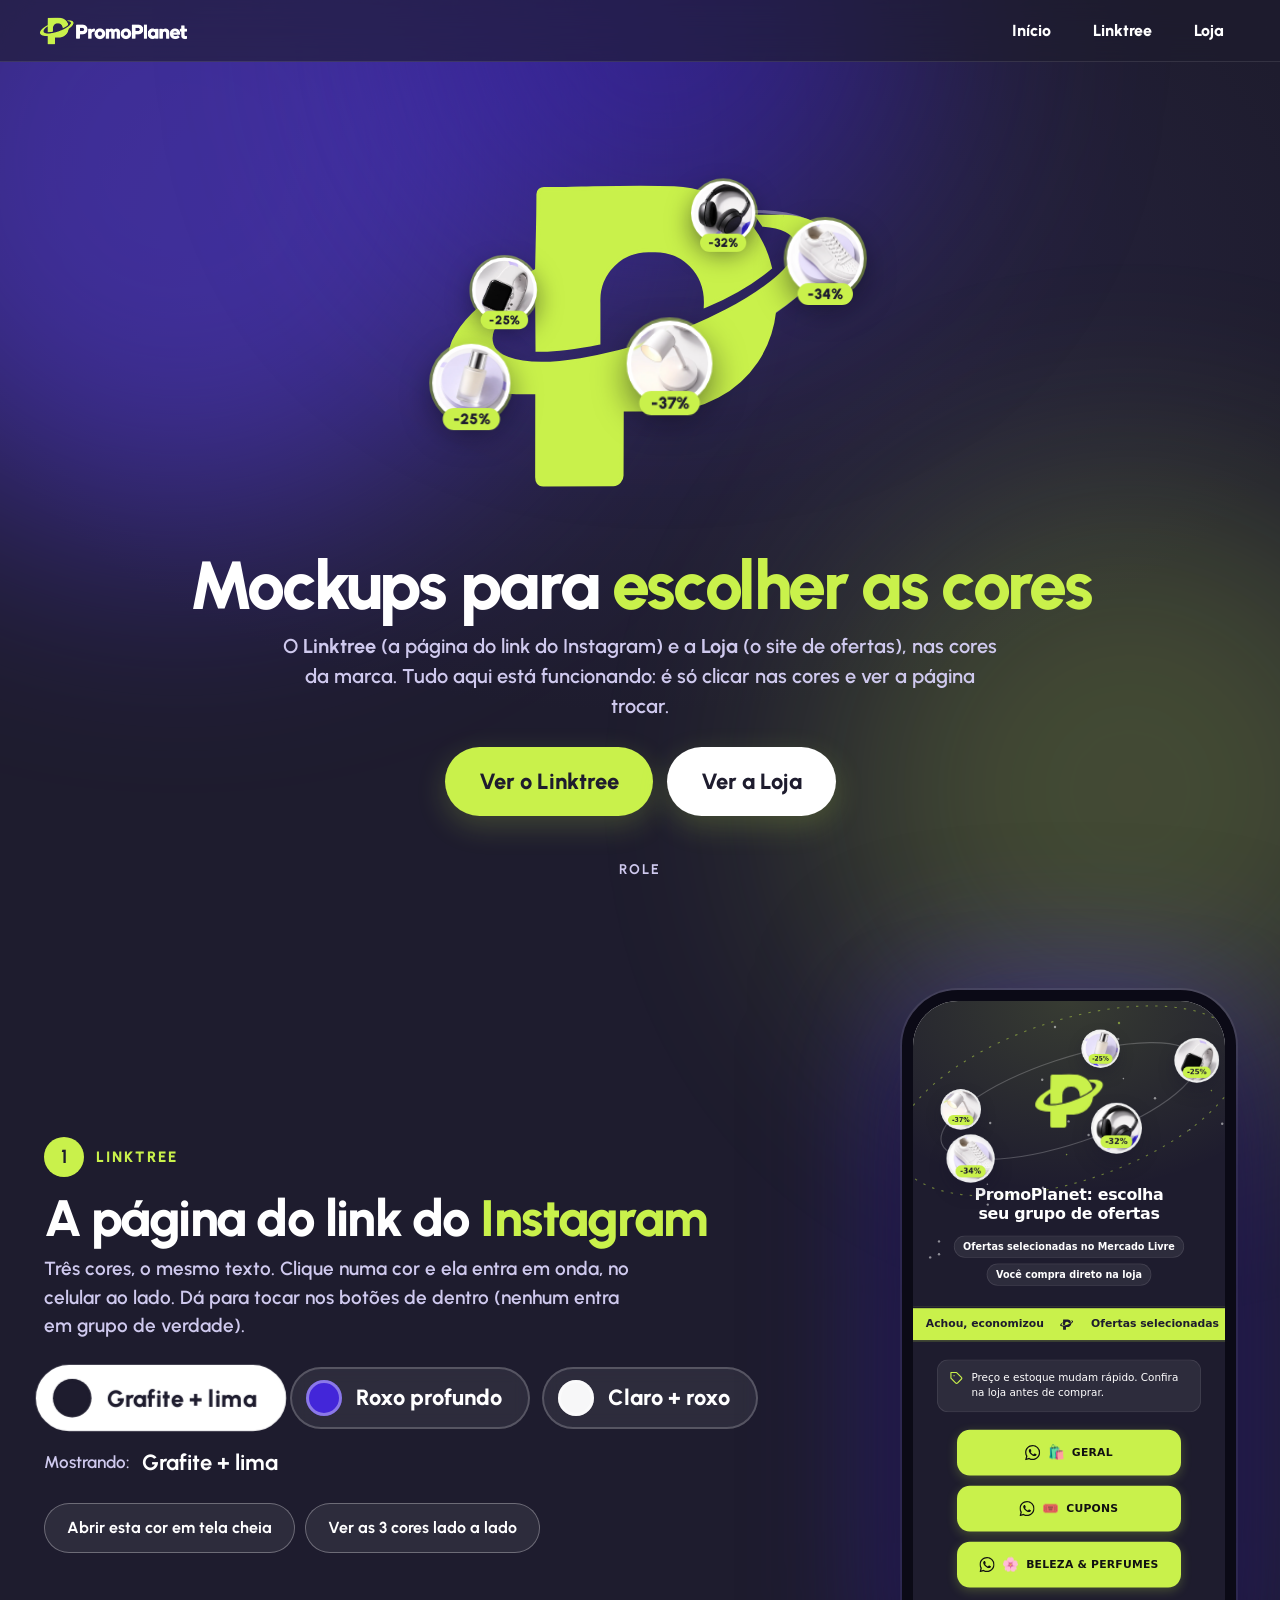
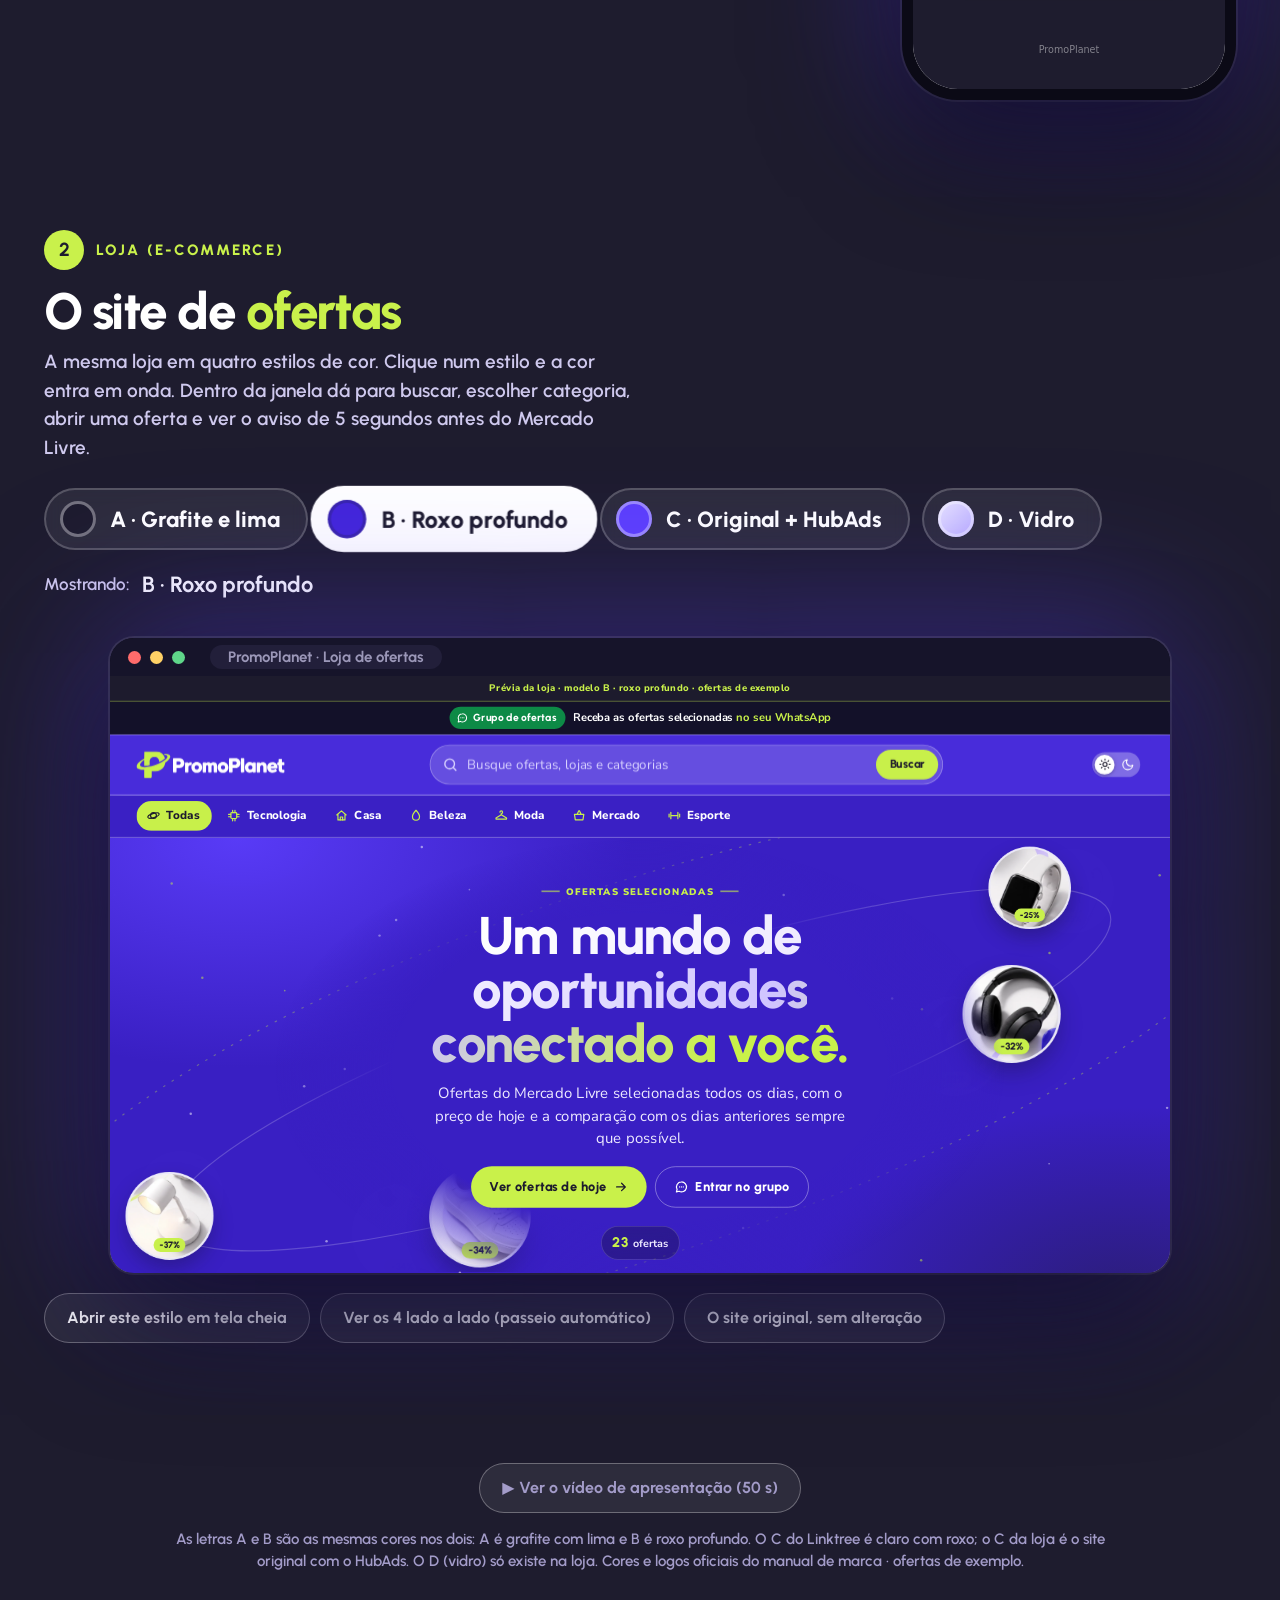
<file: index.html>
<!doctype html>
<html lang="pt-BR"><head><meta charset="utf-8">
<meta name="viewport" content="width=device-width,initial-scale=1">
<title>PromoPlanet · Mockups para escolher as cores</title>
<meta name="description" content="Linktree em 3 cores e Loja em 4 estilos, tudo funcionando. Clique e veja animado.">
<meta property="og:type" content="website">
<meta property="og:site_name" content="PromoPlanet">
<meta property="og:locale" content="pt_BR">
<meta property="og:title" content="PromoPlanet · Mockups para escolher as cores">
<meta property="og:description" content="Linktree em 3 cores e Loja em 4 estilos, tudo funcionando. Clique e veja animado.">
<meta property="og:url" content="https://eolemos.github.io/apresenta-ao-promoplanet/?v=2">
<meta property="og:image" content="https://eolemos.github.io/apresenta-ao-promoplanet/og-image.jpg">
<meta property="og:image:type" content="image/jpeg">
<meta property="og:image:width" content="1200">
<meta property="og:image:height" content="630">
<meta property="og:image:alt" content="Mockups da PromoPlanet: Linktree e loja em varias cores">
<meta name="twitter:card" content="summary_large_image">
<script>location.replace("linktree-previa-oficial/INICIO.html"+location.search+location.hash)</script>
<noscript><meta http-equiv="refresh" content="0;url=linktree-previa-oficial/INICIO.html"></noscript>
<style>body{margin:0;min-height:100vh;display:grid;place-items:center;background:#1E1C2E;color:#fff;font:700 20px system-ui,sans-serif}a{color:#C9F14B}</style></head>
<body><p>Abrindo os mockups… <a href="linktree-previa-oficial/INICIO.html">clique aqui se não abrir sozinho</a>.</p></body></html>
</file>
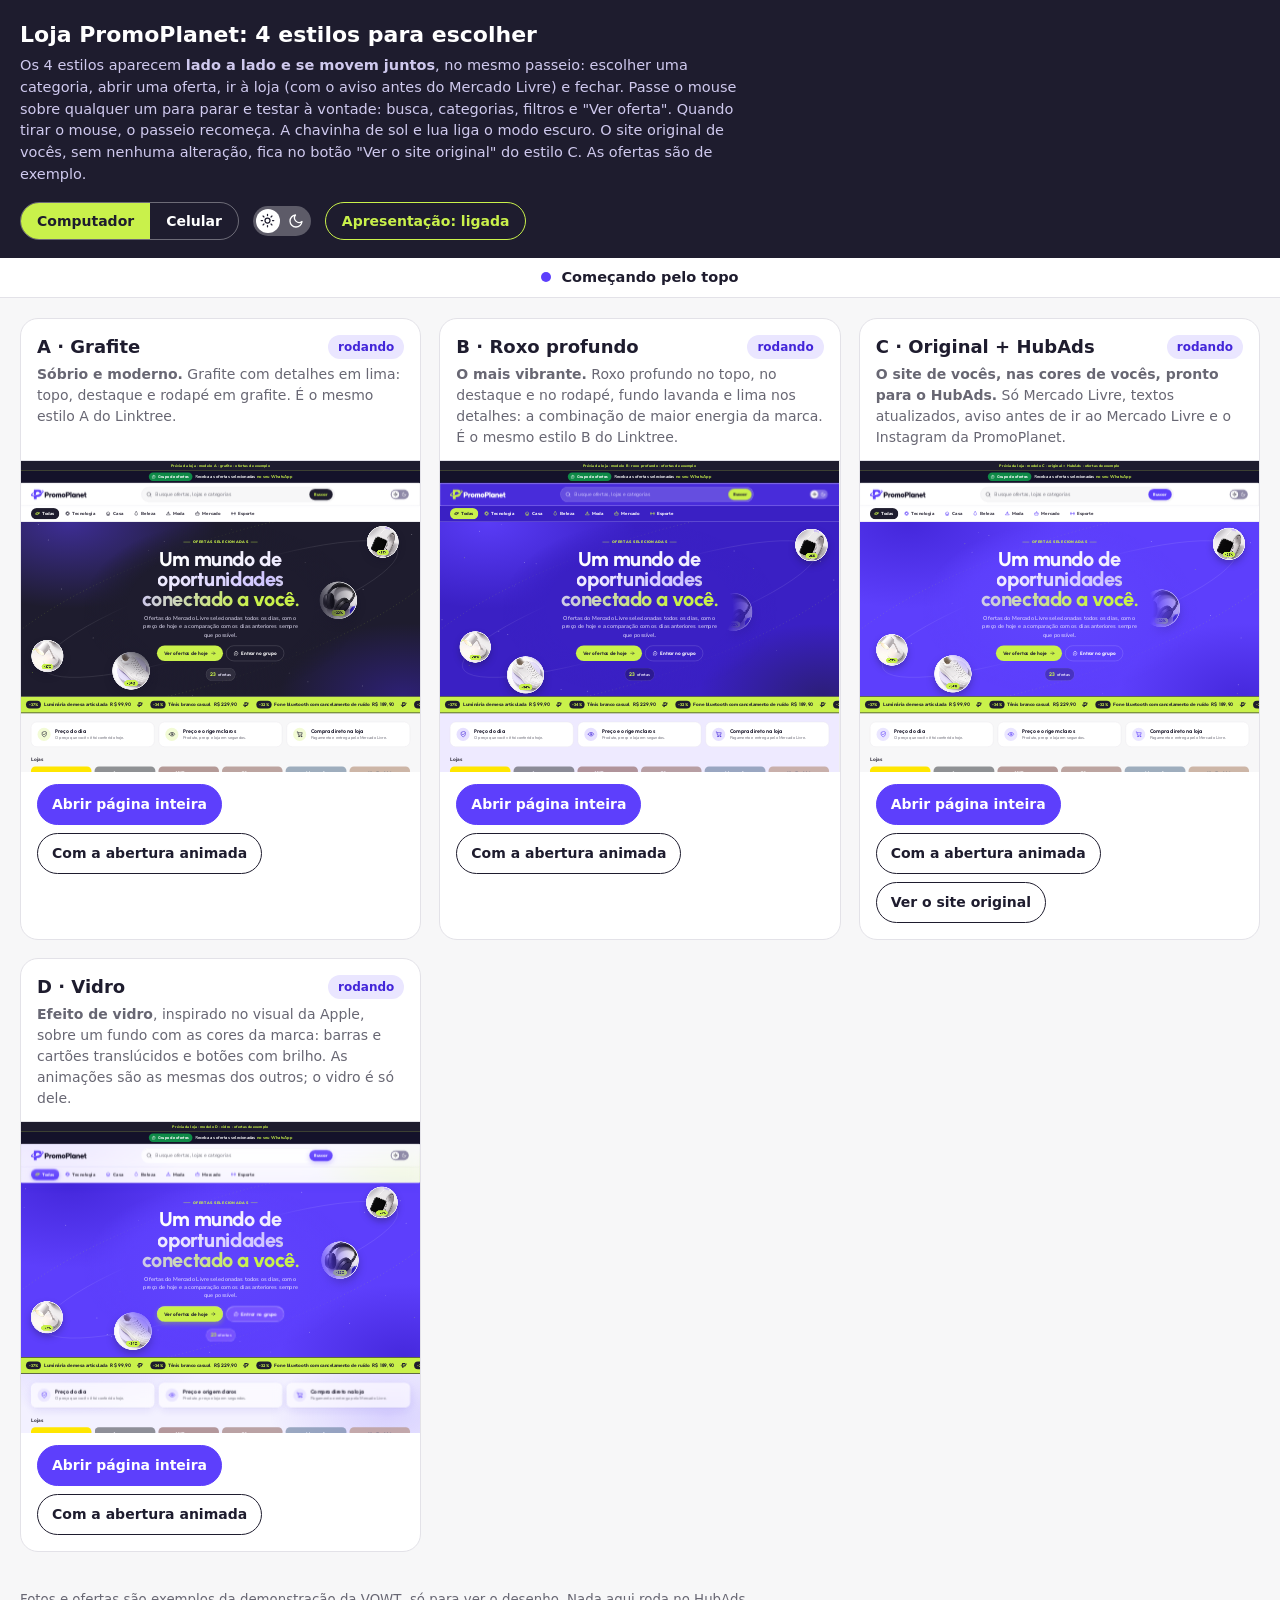
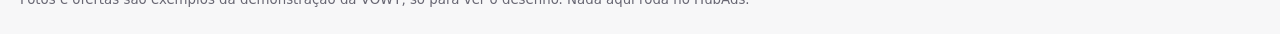
<file: linktree-previa-oficial/loja-mockup/index.html>
<!doctype html>
<html lang="pt-BR"><head><meta charset="utf-8"><meta name="viewport" content="width=device-width,initial-scale=1">
<title>Loja PromoPlanet: 4 estilos para escolher</title>
<style>
:root{--v:#5D3FFC;--l:#C9F14B;--g:#1E1C2E}
*{box-sizing:border-box}body{margin:0;font:16px/1.5 system-ui,Segoe UI,sans-serif;background:#F7F7F8;color:var(--g)}
header{background:var(--g);color:#fff;padding:18px 20px;display:flex;gap:16px 28px;flex-wrap:wrap;align-items:center;justify-content:space-between}
header h1{margin:0 0 4px;font-size:22px}header p{margin:0;color:#cfc9ee;max-width:78ch;font-size:14.5px}
.ctl{display:flex;gap:10px;flex-wrap:wrap;align-items:center}
.seg{display:inline-flex;border:1.5px solid rgba(255,255,255,.35);border-radius:999px;overflow:hidden}
.seg button,#auto{font:700 14px/1 system-ui,Segoe UI,sans-serif;color:#fff;background:none;border:0;padding:11px 16px;cursor:pointer}
.seg button[aria-pressed="true"]{background:var(--l);color:var(--g)}
#auto{border:1.5px solid rgba(255,255,255,.35);border-radius:999px}
#auto[aria-pressed="true"]{border-color:var(--l);color:var(--l)}
#tema{background:none;border:0;padding:4px;cursor:pointer;border-radius:999px}
#tema .t{position:relative;display:block;width:58px;height:30px;border-radius:999px;background:rgba(255,255,255,.28);transition:background .25s}
#tema svg{fill:none;stroke-width:2;stroke-linecap:round;stroke-linejoin:round}
#tema .i{position:absolute;top:7px;width:16px;height:16px;stroke:#fff}
#tema .i.s{left:7px}#tema .i.l{right:7px}
#tema .k{position:absolute;top:3px;left:3px;width:24px;height:24px;border-radius:50%;background:#fff;color:var(--g);display:grid;place-items:center;transition:transform .25s,background .25s,color .25s}
#tema .k svg{grid-area:1/1;width:15px;height:15px;stroke:currentColor}
#tema .k .l{display:none}
#tema[aria-checked="true"] .t{background:var(--l)}
#tema[aria-checked="true"] .i{stroke:var(--g)}
#tema[aria-checked="true"] .k{transform:translateX(28px);background:var(--g);color:var(--l)}
#tema[aria-checked="true"] .k .s{display:none}
#tema[aria-checked="true"] .k .l{display:block}
button:focus-visible,a:focus-visible{outline:3px solid var(--l);outline-offset:2px}
main{max-width:1800px;margin:0 auto;padding:20px;display:grid;gap:18px;grid-template-columns:repeat(auto-fit,minmax(360px,1fr));align-items:start}
main[data-v="cel"]{grid-template-columns:repeat(auto-fit,416px);justify-content:center}
/* os 3 cartões alinham título, texto, tela e botões linha por linha, mesmo com textos de tamanhos diferentes */
main{row-gap:0;align-items:stretch}
@supports (grid-template-rows:subgrid){main .m{display:grid;grid-template-rows:subgrid;grid-row:span 4;margin-bottom:18px}}
@supports not (grid-template-rows:subgrid){main{row-gap:18px}}
.m{background:#fff;border:1px solid #E3E2E8;border-radius:18px;overflow:hidden;display:flex;flex-direction:column;min-width:0}
.cab{display:flex;align-items:center;justify-content:space-between;gap:10px;padding:14px 16px 4px}
.cab h2{margin:0;font-size:18px}
.st{font:700 12px/1 system-ui,Segoe UI,sans-serif;padding:6px 10px;border-radius:999px;background:#EAE6FF;color:#4326D9;white-space:nowrap}
.st[data-e="parada"]{background:var(--l);color:var(--g)}
.st[data-e="desligada"]{background:#E3E2E8;color:#686773}
.m p{margin:0;padding:0 16px 12px;color:#686773;font-size:14px}
.pv{position:relative;aspect-ratio:1280/1000;overflow:hidden;border-top:1px solid #E3E2E8;background:#eee}
.pv iframe{position:absolute;left:0;top:0;width:1280px;height:1000px;border:0;transform-origin:0 0}
main[data-v="cel"]{--ph:clamp(560px,calc(100vh - 300px),780px)}
main[data-v="cel"] .pv{aspect-ratio:auto;width:390px;height:var(--ph);margin:0 12px;border:1px solid #E3E2E8;border-radius:22px}
main[data-v="cel"] .pv iframe{width:390px;height:var(--ph);transform:none!important}
.bt{display:flex;gap:8px;padding:12px 16px 16px;flex-wrap:wrap;align-items:flex-start;align-content:flex-start}
.bt a{padding:9px 14px;border-radius:999px;font-weight:700;font-size:14px;text-decoration:none;border:1.5px solid var(--g);color:var(--g)}
.bt a.p{background:var(--v);border-color:var(--v);color:#fff}
#leg{position:sticky;top:0;z-index:5;display:flex;align-items:center;justify-content:center;gap:10px;padding:9px 16px;background:#fff;border-bottom:1px solid #E3E2E8;font-weight:700;font-size:14.5px;color:var(--g)}
#leg .pt{width:10px;height:10px;border-radius:50%;background:var(--v);animation:pulsa 1.6s ease-in-out infinite}
#leg.para .pt{background:var(--l);animation:none;box-shadow:0 0 0 2px var(--g)}
@keyframes pulsa{50%{transform:scale(1.5);opacity:.5}}
@media(prefers-reduced-motion:reduce){#leg .pt{animation:none}}
small{display:block;padding:0 20px 24px;max-width:1800px;margin:0 auto;color:#686773}
</style>
<script>try{sessionStorage.setItem('pp-s','1')}catch(e){}</script></head><body>
<header>
<div><h1>Loja PromoPlanet: 4 estilos para escolher</h1><p>Os 4 estilos aparecem <b>lado a lado e se movem juntos</b>, no mesmo passeio: escolher uma categoria, abrir uma oferta, ir à loja (com o aviso antes do Mercado Livre) e fechar. Passe o mouse sobre qualquer um para parar e testar à vontade: busca, categorias, filtros e "Ver oferta". Quando tirar o mouse, o passeio recomeça. A chavinha de sol e lua liga o modo escuro. O site original de vocês, sem nenhuma alteração, fica no botão "Ver o site original" do estilo C. As ofertas são de exemplo.</p></div>
<div class="ctl">
<div class="seg" role="group" aria-label="Tamanho da tela"><button type="button" data-v="pc" aria-pressed="true">Computador</button><button type="button" data-v="cel" aria-pressed="false">Celular</button></div>
<button type="button" id="tema" role="switch" aria-checked="false" aria-label="Modo escuro nos 4 modelos" title="Modo escuro nos 4 modelos"><span class="t"><svg class="i s" viewBox="0 0 24 24" aria-hidden="true"><circle cx="12" cy="12" r="4"/><path d="M12 2v2M12 20v2M4.9 4.9l1.4 1.4M17.7 17.7l1.4 1.4M2 12h2M20 12h2M4.9 19.1l1.4-1.4M17.7 6.3l1.4-1.4"/></svg><svg class="i l" viewBox="0 0 24 24" aria-hidden="true"><path d="M21 12.8A9 9 0 1 1 11.2 3 7 7 0 0 0 21 12.8z"/></svg><span class="k"><svg class="s" viewBox="0 0 24 24" aria-hidden="true"><circle cx="12" cy="12" r="4"/><path d="M12 2v2M12 20v2M4.9 4.9l1.4 1.4M17.7 17.7l1.4 1.4M2 12h2M20 12h2M4.9 19.1l1.4-1.4M17.7 6.3l1.4-1.4"/></svg><svg class="l" viewBox="0 0 24 24" aria-hidden="true"><path d="M21 12.8A9 9 0 1 1 11.2 3 7 7 0 0 0 21 12.8z"/></svg></span></span></button>
<button type="button" id="auto" aria-pressed="true">Apresentação: ligada</button>
</div>
</header>
<div id="leg" role="status" aria-live="polite"><span class="pt"></span><span class="tx">Preparando a apresentação</span></div>
<main data-v="pc">
<section class="m" data-m="a"><div class="cab"><h2>A · Grafite</h2><span class="st" data-e="rolando">rodando</span></div><p><b>Sóbrio e moderno.</b> Grafite com detalhes em lima: topo, destaque e rodapé em grafite. É o mesmo estilo A do Linktree.</p><div class="pv"><iframe src="loja.html?modelo=a" title="Modelo A"></iframe></div><div class="bt"><a class="p" href="loja.html?modelo=a" target="_blank" rel="noopener">Abrir página inteira</a><a href="loja.html?modelo=a&amp;abertura=1" target="_blank" rel="noopener">Com a abertura animada</a></div></section>
<section class="m" data-m="b"><div class="cab"><h2>B · Roxo profundo</h2><span class="st" data-e="rolando">rodando</span></div><p><b>O mais vibrante.</b> Roxo profundo no topo, no destaque e no rodapé, fundo lavanda e lima nos detalhes: a combinação de maior energia da marca. É o mesmo estilo B do Linktree.</p><div class="pv"><iframe src="loja.html?modelo=b" title="Modelo B"></iframe></div><div class="bt"><a class="p" href="loja.html?modelo=b" target="_blank" rel="noopener">Abrir página inteira</a><a href="loja.html?modelo=b&amp;abertura=1" target="_blank" rel="noopener">Com a abertura animada</a></div></section>
<section class="m" data-m="c"><div class="cab"><h2>C · Original + HubAds</h2><span class="st" data-e="rodando">rodando</span></div><p><b>O site de vocês, nas cores de vocês, pronto para o HubAds.</b> Só Mercado Livre, textos atualizados, aviso antes de ir ao Mercado Livre e o Instagram da PromoPlanet.</p><div class="pv"><iframe src="loja.html?modelo=c" title="Modelo C"></iframe></div><div class="bt"><a class="p" href="loja.html?modelo=c" target="_blank" rel="noopener">Abrir página inteira</a><a href="loja.html?modelo=c&amp;abertura=1" target="_blank" rel="noopener">Com a abertura animada</a><a href="original/index.html" target="_blank" rel="noopener" data-sem-tema="1">Ver o site original</a></div></section>
<section class="m" data-m="d"><div class="cab"><h2>D · Vidro</h2><span class="st" data-e="rolando">rodando</span></div><p><b>Efeito de vidro</b>, inspirado no visual da Apple, sobre um fundo com as cores da marca: barras e cartões translúcidos e botões com brilho. As animações são as mesmas dos outros; o vidro é só dele.</p><div class="pv"><iframe src="loja.html?modelo=d" title="Modelo D"></iframe></div><div class="bt"><a class="p" href="loja.html?modelo=d" target="_blank" rel="noopener">Abrir página inteira</a><a href="loja.html?modelo=d&amp;abertura=1" target="_blank" rel="noopener">Com a abertura animada</a></div></section>
</main>
<script type="text/plain" id="demoCodigo">(function () {
  var W = window, D = document;
  /* barra de rolagem escondida e sem scrollIntoView: ele também rolaria a página de escolha que fica em volta */
  var st = D.createElement('style');
  st.textContent = 'html{scrollbar-width:none}html::-webkit-scrollbar{display:none}';
  D.head.appendChild(st);
  Element.prototype.scrollIntoView = function () {};
  var raiz = D.scrollingElement || D.documentElement;
  function pai(m) { try { parent.postMessage(m, '*'); } catch (x) { /* sem pai */ } }

  /* ---- medidas: altura da rolagem e onde ficam as partes da página ---- */
  function medir() {
    var hd = D.getElementById('hd'), ct = D.getElementById('catsNav');
    var off = (hd ? hd.offsetHeight : 0) + (ct ? ct.offsetHeight : 0) + 12;
    function topo(sel) {
      var e = D.querySelector(sel);
      return e ? Math.max(0, Math.round(e.getBoundingClientRect().top + W.scrollY - off)) : null;
    }
    pai({ pp: 'info', max: Math.max(0, raiz.scrollHeight - W.innerHeight),
      feed: topo('#ofertas'), faixas: topo('#faixas'), filme: topo('#como-funciona'), canais: topo('#canais') });
  }
  var tm = 0;
  function medirLogo() { clearTimeout(tm); tm = setTimeout(medir, 200); }
  medir(); setTimeout(medir, 1500);
  W.addEventListener('resize', medirLogo);
  if (W.ResizeObserver) new ResizeObserver(medirLogo).observe(D.body);

  /* ---- mouse (ou toque, roda, tecla) em cima do modelo: a página de escolha para a apresentação ---- */
  var dentro = false;
  function entrou() { if (!dentro) { dentro = true; pai({ pp: 'mouse', dentro: true }); } }
  D.documentElement.addEventListener('mouseenter', entrou);
  D.documentElement.addEventListener('mouseleave', function () { dentro = false; pai({ pp: 'mouse', dentro: false }); });
  D.addEventListener('mousemove', entrou, { passive: true });
  ['wheel', 'touchstart', 'pointerdown', 'keydown'].forEach(function (ev) {
    D.addEventListener(ev, function () { dentro = true; pai({ pp: 'mouse', dentro: true, toque: ev === 'touchstart' }); }, { passive: true });
  });

  /* ---- o dedo: mostra o toque antes de clicar de verdade ---- */
  var dedo = null;
  function criarDedo() {
    var d = D.createElement('div');
    d.id = 'demoDedo'; d.setAttribute('aria-hidden', 'true');
    d.style.cssText = 'position:fixed;left:0;top:0;z-index:2147483000;width:48px;height:48px;margin:-24px 0 0 -24px;border-radius:50%;pointer-events:none;opacity:0;' +
      'background:rgba(93,63,252,.3);border:3px solid #fff;box-shadow:0 0 0 2px rgba(93,63,252,.85),0 10px 24px rgba(14,12,32,.4);' +
      'transition:transform .8s cubic-bezier(.32,.72,0,1),opacity .3s,background .15s';
    D.body.appendChild(d);
    return d;
  }
  function esperar(ms) { return new Promise(function (r) { setTimeout(r, ms); }); }
  function achar(alvo) {
    if (alvo.indexOf('cat:') === 0) {
      var t = alvo.slice(4);
      return [].filter.call(D.querySelectorAll('#catsNav .cat'), function (c) { return c.textContent.indexOf(t) >= 0; })[0];
    }
    if (alvo === 'oferta') return D.querySelector('.lista .of .of-tt a');
    if (alvo === 'fechar') return D.querySelector('.ov.on .ov-x');
    if (alvo === 'ir') return D.getElementById('sai') ? [].filter.call(D.querySelectorAll('.ov.on [data-a="ir"]'), function (b) { return b.offsetParent; })[0] : null;
    if (alvo === 'sai-c') return D.querySelector('.sai.on .sai-c');
    return null;
  }
  async function clicar(alvo) {
    var el = achar(alvo);
    if (!el) return;
    var r = el.getBoundingClientRect();
    var faixa = el.closest('.cats-in');
    if (faixa && (r.left < 0 || r.right > W.innerWidth)) faixa.scrollLeft += (r.left + r.width / 2) - W.innerWidth / 2;
    if (r.bottom < 0 || r.top > W.innerHeight) W.scrollTo({ top: Math.max(0, r.top + W.scrollY - W.innerHeight / 2), behavior: 'instant' });
    r = el.getBoundingClientRect();
    if (!dedo) dedo = criarDedo();
    var x = Math.round(r.left + Math.min(r.width / 2, 90)), y = Math.round(r.top + r.height / 2);
    if (dedo.style.opacity !== '1') {
      dedo.style.transition = 'none';
      dedo.style.transform = 'translate(' + Math.round(W.innerWidth * 0.8) + 'px,' + Math.round(W.innerHeight * 0.75) + 'px) scale(1)';
      void dedo.offsetWidth;
      dedo.style.transition = '';
    }
    dedo.style.opacity = '1';
    dedo.style.transform = 'translate(' + x + 'px,' + y + 'px) scale(1)';
    await esperar(850);
    dedo.style.transform = 'translate(' + x + 'px,' + y + 'px) scale(.72)';
    dedo.style.background = 'rgba(201,241,75,.75)';
    await esperar(160);
    el.click();
    dedo.style.transform = 'translate(' + x + 'px,' + y + 'px) scale(1)';
    dedo.style.background = 'rgba(93,63,252,.3)';
    await esperar(500);
    dedo.style.opacity = '0';
  }
  function reiniciar() {
    var sc = D.querySelector('.sai.on .sai-c'); if (sc) sc.click();
    var x = D.querySelector('.ov.on .ov-x'); if (x) x.click();
    var todas = achar('cat:Todas'); if (todas && !todas.classList.contains('on')) todas.click();
    var lk = D.querySelector('.at .lk'); if (lk) lk.click();
    if (dedo) dedo.style.opacity = '0';
  }

  W.addEventListener('message', function (e) {
    var d = e.data;
    if (e.source !== parent || !d) return;
    if (d.pp === 'rolar') W.scrollTo({ top: d.y, behavior: 'instant' });
    else if (d.pp === 'cmd') { if (d.acao === 'clicar') clicar(d.alvo); else if (d.acao === 'reiniciar') reiniciar(); }
  });
})();</script>
<small>Fotos e ofertas são exemplos da demonstração da VOWT, só para ver o desenho. Nada aqui roda no HubAds.</small>
<script>
/* A apresentação: UM roteiro manda nos 4 modelos ao mesmo tempo. A rolagem é a mesma posição para todos (descem e
   sobem juntos) e cada passo (escolher categoria, abrir oferta, fechar) é enviado a todos no mesmo instante.
   Mouse em cima de qualquer modelo (ou toque, roda, tecla) para tudo; quando o mouse sai, volta ao início. */
(function () {
  var D = document, main = D.querySelector('main'), auto = D.getElementById('auto'), tema = D.getElementById('tema'), leg = D.getElementById('leg');
  var frames = [].slice.call(D.querySelectorAll('iframe'));
  var CODIGO = D.getElementById('demoCodigo').textContent;
  var semServidor = false;
  var TXT = { rodando: 'rodando', parada: 'parado: é com você', desligada: 'desligada' };
  var CANCELA = { cancelado: true };
  var VEL = 70;            /* px por segundo, em média (começa e termina suave) */
  var info = {};           /* por modelo: altura da rolagem e âncoras da página */
  var dentro = {};         /* por modelo: o mouse está em cima? */
  var escuro = false, manual = false, gen = 0, pos = 0, volta = 0;
  var ligada = !matchMedia('(prefers-reduced-motion: reduce)').matches; /* movimento reduzido: começa desligada */

  function enviar(m) { frames.forEach(function (f) { try { f.contentWindow.postMessage(m, '*'); } catch (x) { /* carregando */ } }); }
  function pausada() { return !ligada || manual || Object.keys(dentro).some(function (k) { return dentro[k]; }); }
  function estado() { return !ligada ? 'desligada' : pausada() ? 'parada' : 'rodando'; }
  function pintar() {
    var e = estado();
    D.querySelectorAll('.st').forEach(function (s) { s.setAttribute('data-e', e); s.textContent = TXT[e]; });
    leg.classList.toggle('para', e !== 'rodando');
    if (e === 'parada') leg.querySelector('.tx').textContent = 'Parado: é com você. Tire o mouse e a apresentação recomeça';
    if (e === 'desligada') leg.querySelector('.tx').textContent = 'Apresentação desligada';
    auto.setAttribute('aria-pressed', String(ligada));
    auto.textContent = 'Apresentação: ' + (ligada ? 'ligada' : 'desligada');
  }
  function legenda(txt) { if (estado() === 'rodando') leg.querySelector('.tx').textContent = txt; }

  /* ---- tamanho e vista ---- */
  function ajustar() {
    D.querySelectorAll('.pv').forEach(function (e) {
      var f = e.querySelector('iframe');
      f.style.transform = main.getAttribute('data-v') === 'pc' ? 'scale(' + (e.clientWidth / 1280) + ')' : '';
    });
  }
  function vista(v) {
    main.setAttribute('data-v', v);
    D.querySelectorAll('.seg button').forEach(function (b) { b.setAttribute('aria-pressed', String(b.getAttribute('data-v') === v)); });
    ajustar();
  }
  D.querySelectorAll('.seg button').forEach(function (b) { b.addEventListener('click', function () { vista(b.getAttribute('data-v')); }); });

  /* ---- modo escuro nos 4 ---- */
  function aplicarTema() {
    enviar({ pp: 'tema', escuro: escuro });
    tema.setAttribute('aria-checked', String(escuro));
    D.querySelectorAll('.bt a:not([data-sem-tema])').forEach(function (a) { var h = a.getAttribute('data-h') || a.getAttribute('href'); a.setAttribute('data-h', h); a.setAttribute('href', h + (escuro ? '&tema=escuro' : '')); });
  }
  tema.addEventListener('click', function () { escuro = !escuro; aplicarTema(); });
  /* o código da apresentação entra em cada quadro por fora (assim o original da VOWT segue sem nenhuma alteração) */
  function injetar(f) {
    try {
      var w = f.contentWindow, d = f.contentDocument;
      if (!d || !d.body || w.location.href === 'about:blank' || w.__ppDemo) return;
      w.__ppDemo = true;
      var s = d.createElement('script');
      s.textContent = CODIGO;
      d.head.appendChild(s);
    } catch (x) {
      semServidor = true;
      leg.querySelector('.tx').textContent = 'Para a apresentação sincronizada, abra esta página por um servidor local (os quadros precisam ser da mesma origem)';
    }
  }
  frames.forEach(function (f) {
    f.addEventListener('load', function () { injetar(f); aplicarTema(); });
    injetar(f);
  });

  /* ---- tempo que só anda com a apresentação rodando ---- */
  function quadro() { return new Promise(function (r) { requestAnimationFrame(r); }); }
  async function esperar(ms, g) {
    var t = 0, ult = performance.now();
    while (t < ms) {
      await quadro();
      if (g !== gen) throw CANCELA;
      var agora = performance.now(), dt = agora - ult; ult = agora;
      if (!pausada()) t += Math.min(dt, 64);
    }
  }
  function maximo() {
    var v = Object.keys(info).map(function (k) { return info[k].max; });
    return v.length ? Math.min.apply(null, v) : 0;
  }
  function ancora(nome) {
    for (var k in info) { if (info[k][nome] != null) return Math.min(info[k][nome], maximo()); }
    return null;
  }
  async function rolar(ate, vel, g) {
    ate = Math.max(0, Math.min(ate, maximo()));
    var de = pos, dist = Math.abs(ate - de);
    if (dist < 2) return;
    var dur = dist / vel * 1000, t = 0, ult = performance.now();
    while (t < dur) {
      await quadro();
      if (g !== gen) throw CANCELA;
      var agora = performance.now(), dt = agora - ult; ult = agora;
      if (pausada()) continue;
      t += Math.min(dt, 64);
      var k = Math.min(1, t / dur), e = -(Math.cos(Math.PI * k) - 1) / 2;   /* seno: devagar no começo e no fim */
      pos = de + (ate - de) * e;
      enviar({ pp: 'rolar', y: Math.round(pos * 10) / 10 });
    }
    pos = ate;
    enviar({ pp: 'rolar', y: pos });
  }
  async function clicar(alvo, g) {
    enviar({ pp: 'cmd', acao: 'clicar', alvo: alvo });
    await esperar(1900, g);
  }

  /* ---- o roteiro (igual para os 4) ---- */
  async function roteiro(g) {
    try {
      while (Object.keys(info).length < frames.length) await esperar(300, g);
      while (g === gen) {
        legenda('Começando pelo topo');
        await rolar(0, 320, g); await esperar(2200, g);
        legenda('Descendo pela página');
        await rolar(ancora('feed') || 900, VEL, g); await esperar(1000, g);
        legenda('Escolhendo uma categoria: Beleza');
        await clicar('cat:Beleza', g); await esperar(2300, g);
        legenda('Voltando para todas as ofertas');
        await clicar('cat:Todas', g); await esperar(1700, g);
        legenda('Abrindo uma oferta');
        await clicar('oferta', g); await esperar(3400, g);
        legenda('Indo à loja: o aviso de saída, com 5 segundos');
        await clicar('ir', g); await esperar(1500, g);
        legenda('Cancelando: a pessoa continua na loja');
        await clicar('sai-c', g); await esperar(900, g);
        legenda('Fechando a oferta');
        await clicar('fechar', g); await esperar(1100, g);
        legenda('Descendo pelas faixas por categoria');
        await rolar(ancora('faixas') || 3500, VEL, g); await esperar(1800, g);
        legenda('Como funciona');
        await rolar(ancora('filme') || 4900, VEL, g); await esperar(2000, g);
        legenda('Grupos e canais');
        await rolar(ancora('canais') || maximo(), VEL, g); await esperar(1800, g);
        legenda('Subindo de volta ao topo');
        await rolar(0, 380, g); await esperar(1000, g);
      }
    } catch (e) { if (e !== CANCELA) throw e; }
  }
  function recomecar() {
    gen += 1;
    enviar({ pp: 'cmd', acao: 'reiniciar' });
    pintar();
    roteiro(gen);
  }

  /* ---- mensagens dos modelos ---- */
  window.addEventListener('message', function (e) {
    var d = e.data;
    if (!d || !d.pp) return;
    if (d.pp === 'info') {
      var q = frames.filter(function (x) { return x.contentWindow === e.source; })[0];
      if (q) info[q.getAttribute('title')] = d;
      return;
    }
    if (d.pp === 'mouse') {
      var f = frames.filter(function (x) { return x.contentWindow === e.source; })[0];
      if (!f) return;
      var m = f.getAttribute('title').replace('Modelo ', '').toLowerCase();
      dentro[m] = d.dentro;
      if (d.toque) manual = true;
      clearTimeout(volta);
      pintar();
      if (!d.dentro && !pausada()) volta = setTimeout(function () { if (!pausada()) recomecar(); }, 1500);
    }
  });
  auto.addEventListener('click', function () {
    ligada = !ligada; manual = false;
    if (ligada) recomecar(); else pintar();
  });
  addEventListener('resize', ajustar);

  if (new URLSearchParams(location.search).get('vista') === 'celular') vista('cel'); else ajustar();
  pintar();
  roteiro(gen);
})();
</script>
</body></html>
</file>
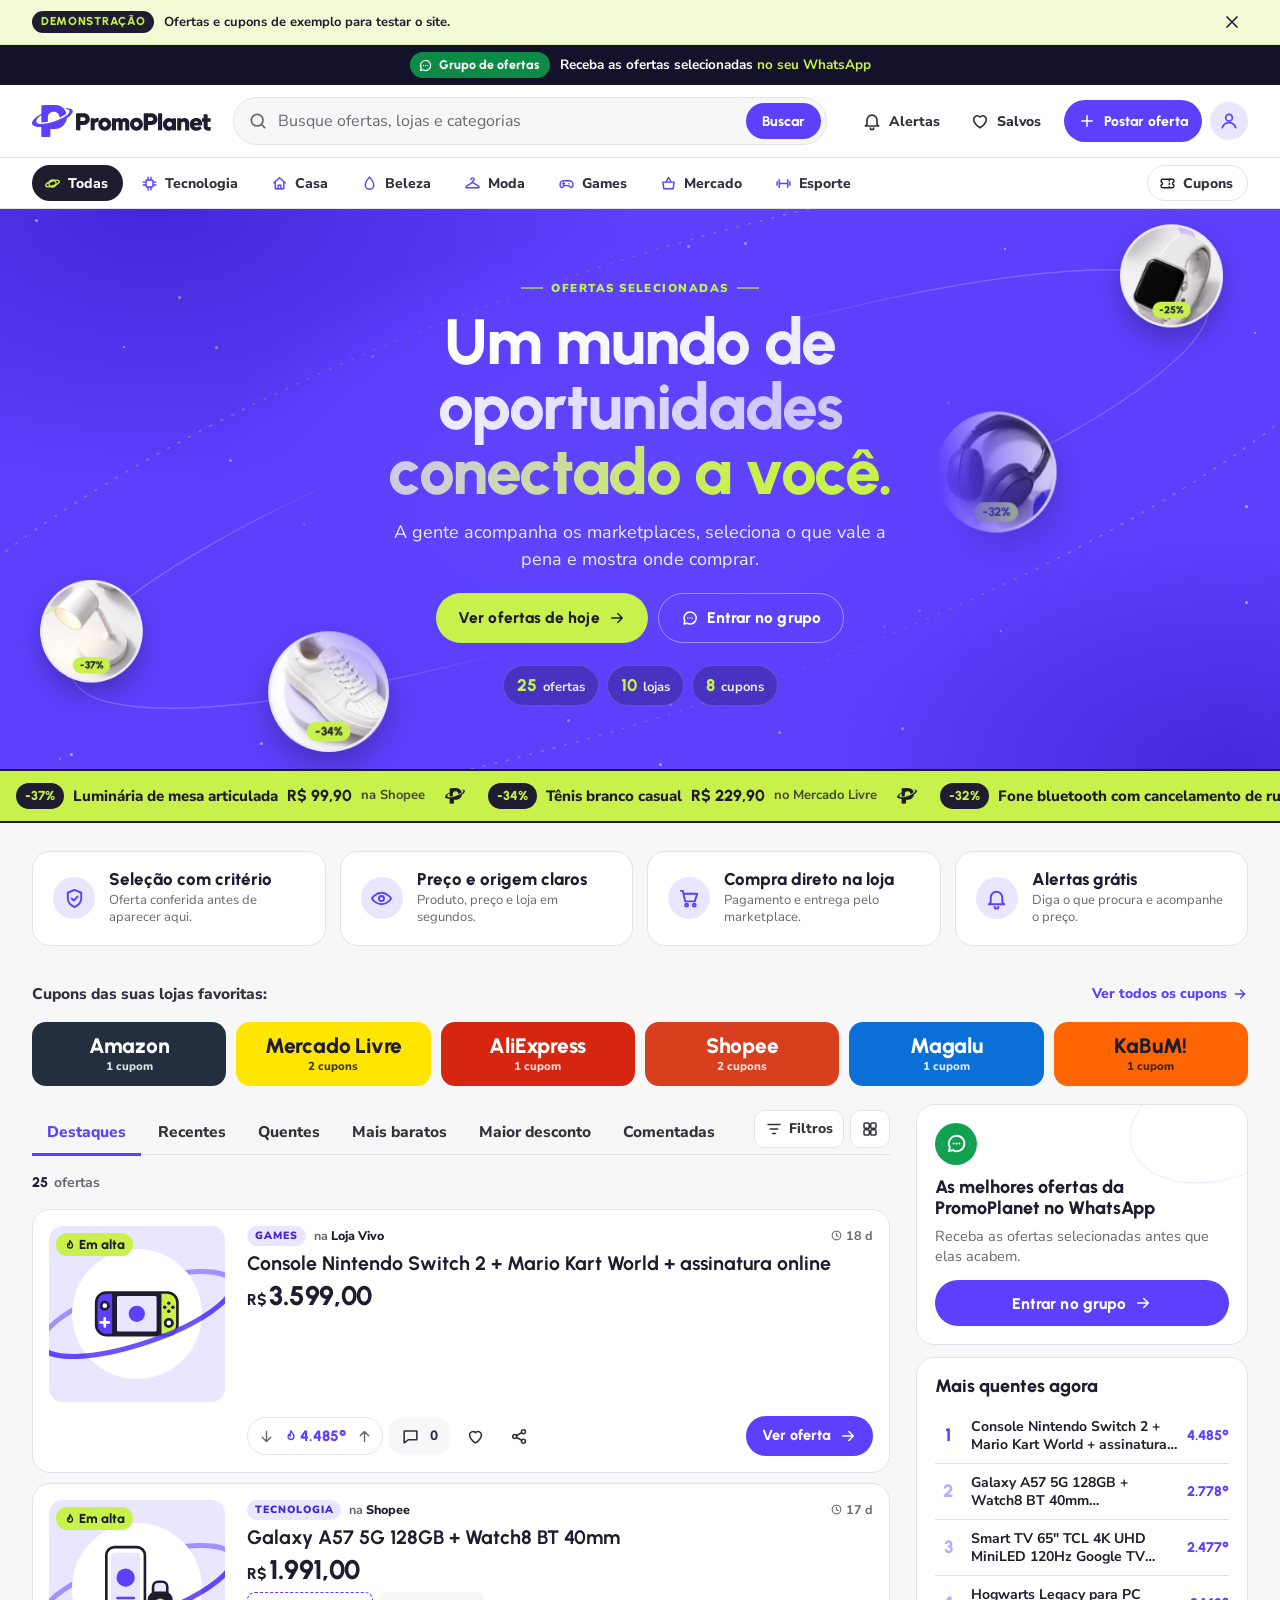
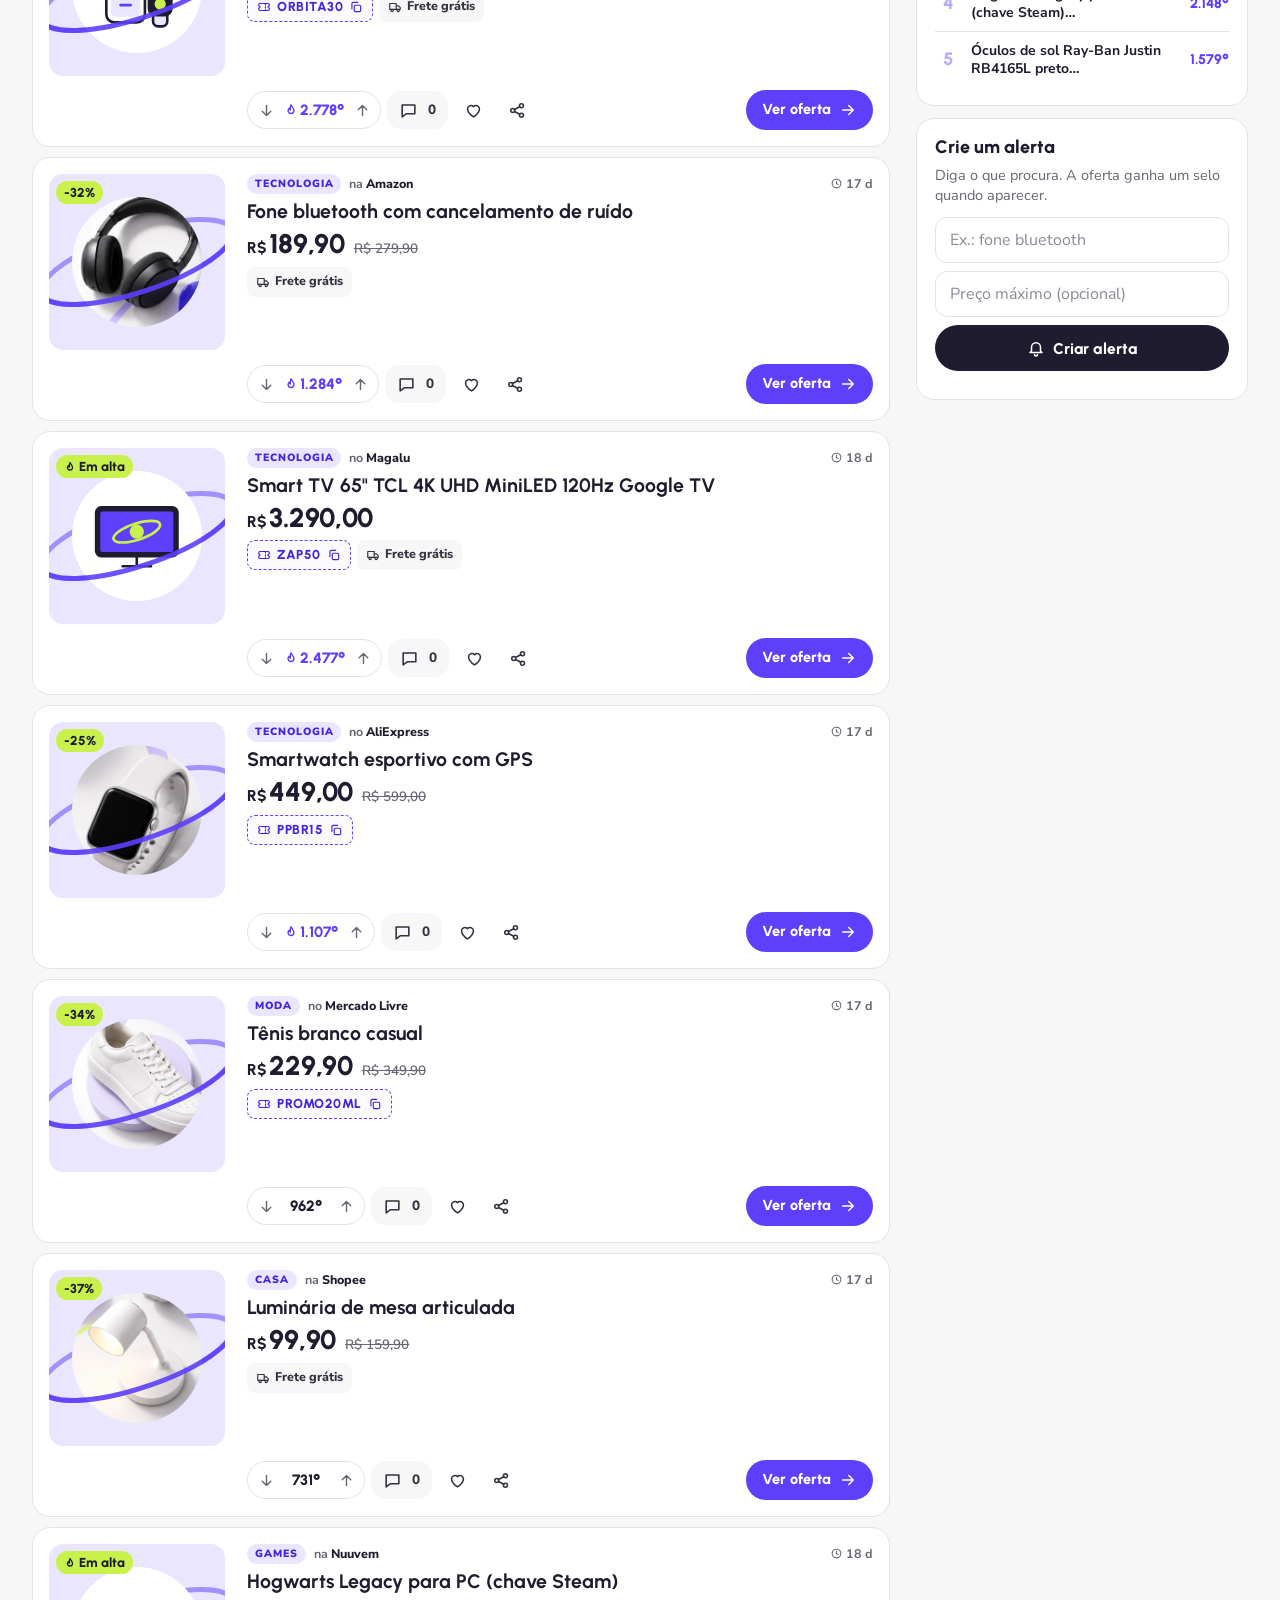
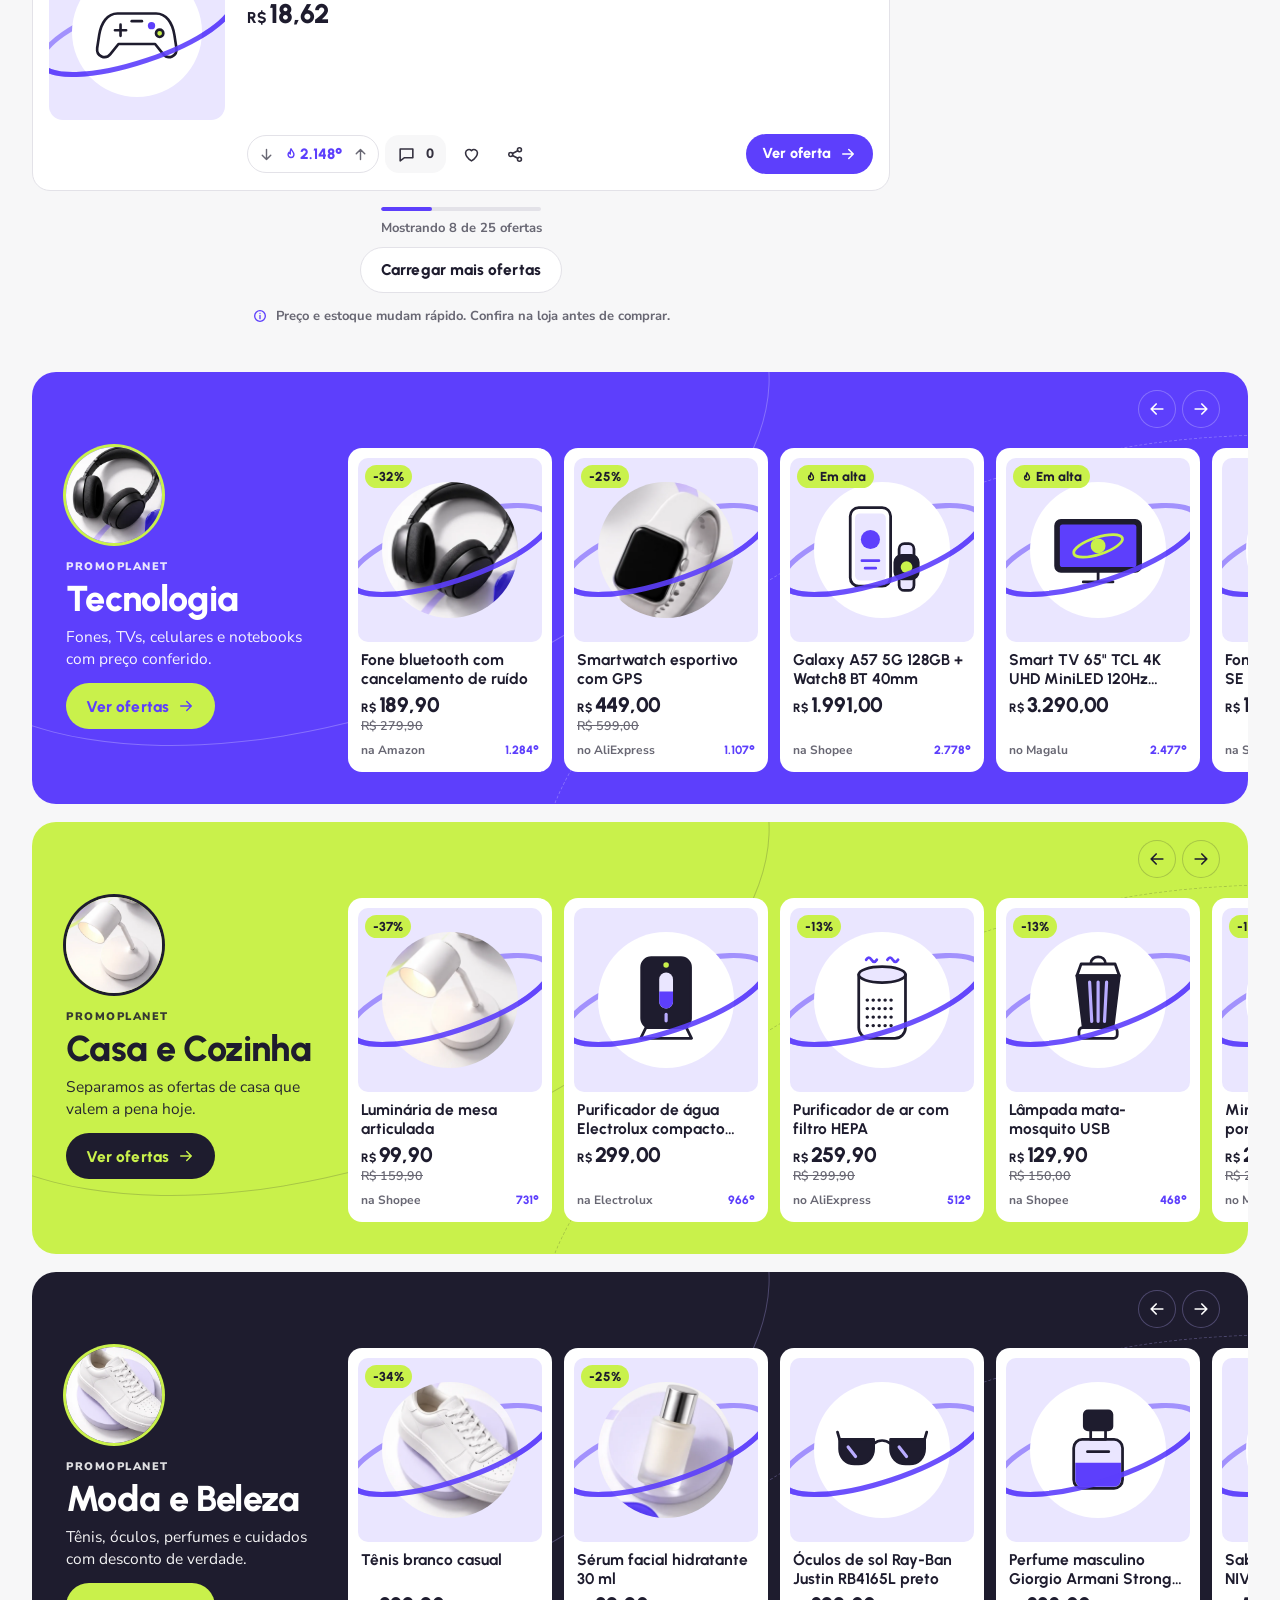
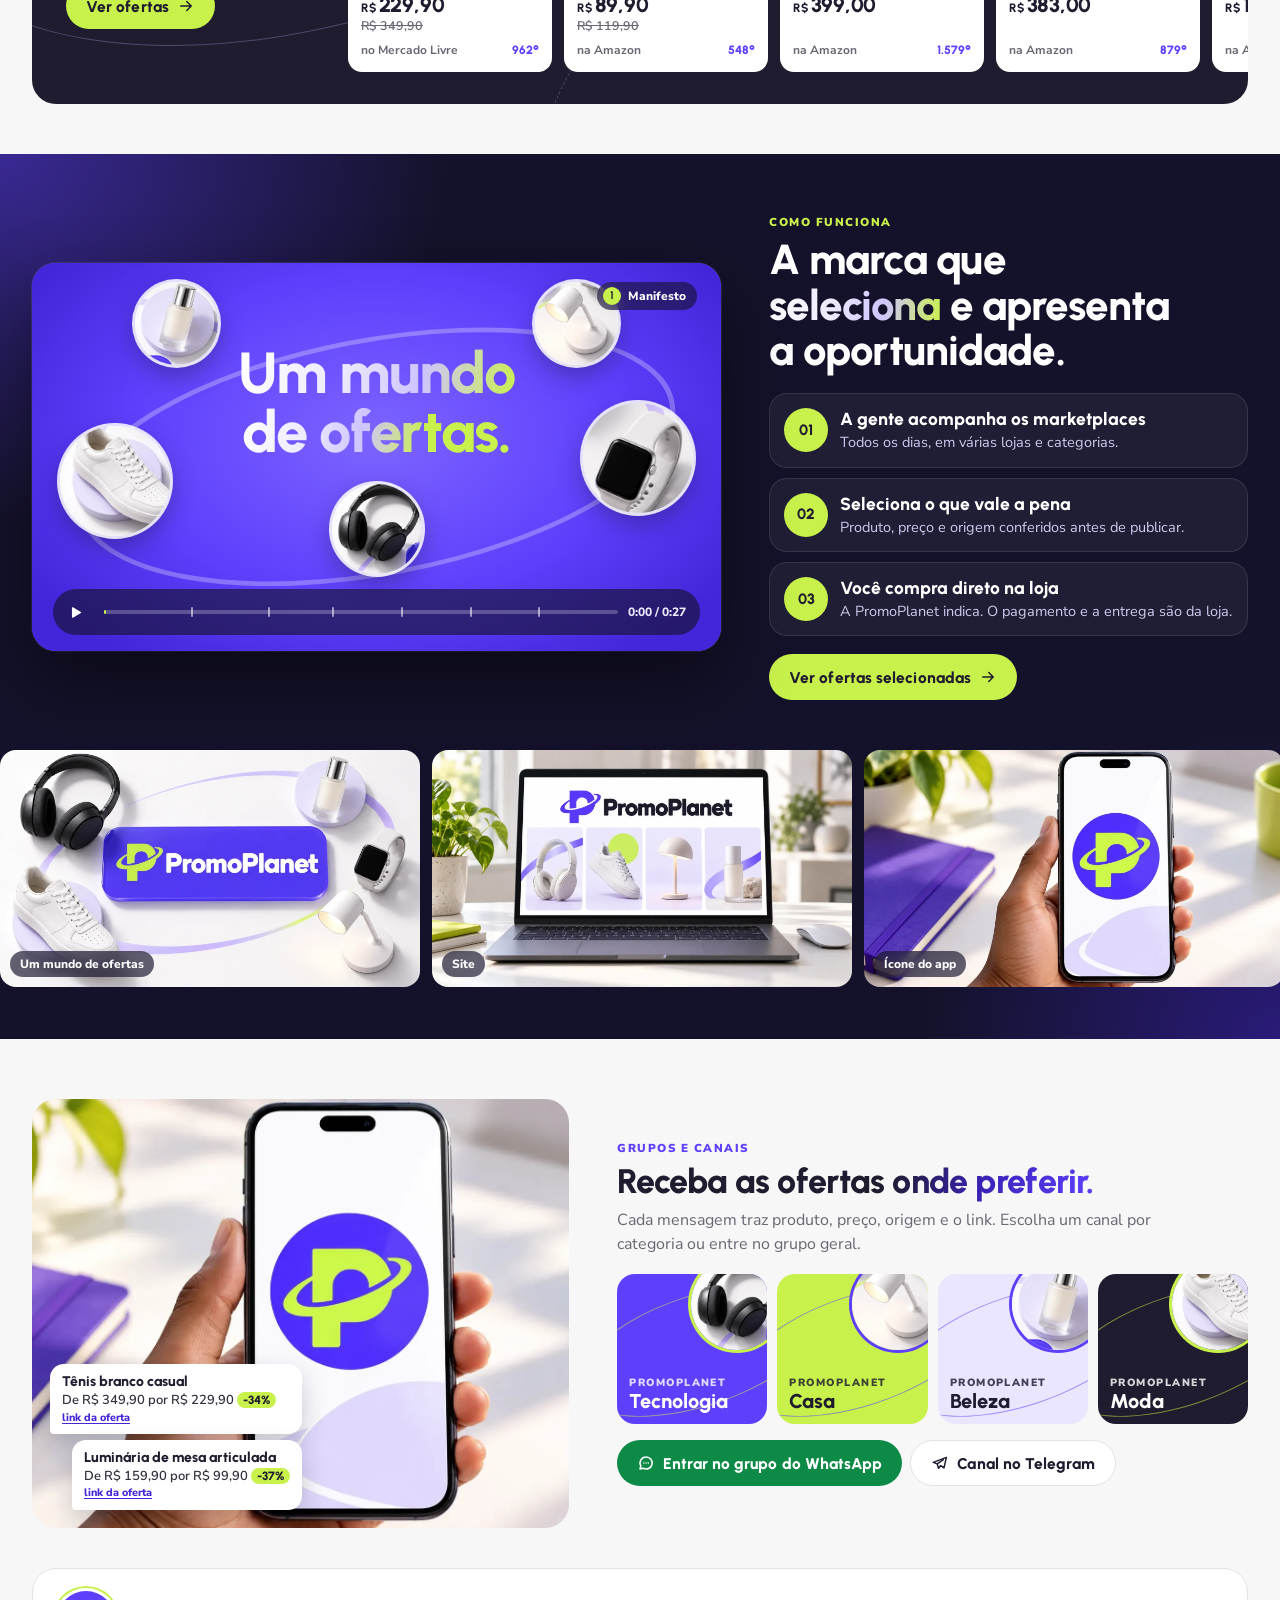
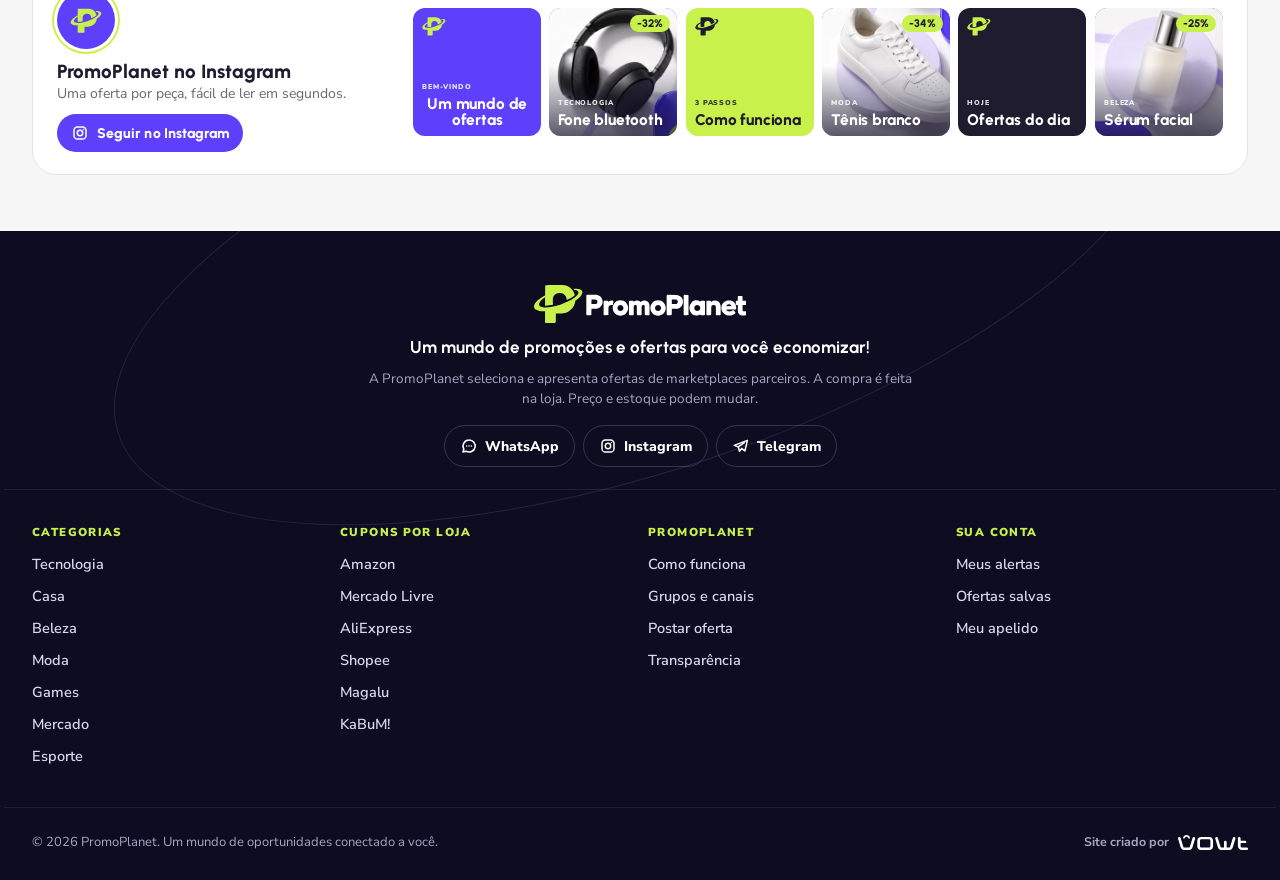
<file: linktree-previa-oficial/loja-mockup/original/index.html>
<!DOCTYPE html>
<html lang="pt-BR" class="no-js">
<head>
<meta charset="utf-8">
<meta name="viewport" content="width=device-width, initial-scale=1, viewport-fit=cover">
<title>PromoPlanet | Um mundo de promoções e ofertas para você economizar!</title>
<meta name="description" content="A PromoPlanet acompanha os marketplaces, seleciona as ofertas que valem a pena e mostra onde comprar. Cupons, alertas de preço e grupos de ofertas.">
<meta name="theme-color" content="#5D3FFC">
<meta property="og:type" content="website">
<meta property="og:locale" content="pt_BR">
<meta property="og:site_name" content="PromoPlanet">
<meta property="og:title" content="PromoPlanet | Um mundo de oportunidades conectado a você">
<meta property="og:description" content="Ofertas selecionadas em diferentes marketplaces, com produto, preço e origem em segundos.">
<link rel="icon" type="image/svg+xml" href="data:image/svg+xml,%3Csvg xmlns='http://www.w3.org/2000/svg' viewBox='0 0 64 64'%3E%3Crect width='64' height='64' rx='15' fill='%235D3FFC'/%3E%3Cpath transform='translate%286.5 11.4%29 scale%28.128%29 translate%28-143.37 -331.76%29' fill='%23C9F14B' d='M478.78,379.49c11.05,0,21.27,2.5,30.55,7.25,10.26,5.25,15.07,15.8,11.92,26.95-7.3,23.07-31.22,41.42-51.2,55.52-3.68,34.45-23.37,63.79-53.59,80.06-15.11,8.08-31.02,12.86-48.32,12.93l-42.77.17-.2,62.64c-.01,4.15-3.37,8.23-7.71,8.24l-66.63.13c-4.19,0-5.63-2.98-5.62-6.75l.12-80.88c-23.98.81-50.07.1-69.03-12.55-12.18-7.55-16.05-21.75-10.34-34.98,12.37-28.64,50.55-52.69,79.17-67.99l.57-24.8c.37-15.96.7-31.51.72-47.46,0-3.21,2.4-4.98,5.42-4.88,12.02.36,23.26-.19,35.37-.44,29.63-.61,58.31-1.53,87.91-.24,45.54,1.97,80.59,31.46,90.96,75.25-18.66,15.48-38.51,26.5-60.68,35.84,1.41-31.17-21.71-54.02-51.32-52.48-28.99-1.63-52.16,21.08-50.88,50.13v37.85c-18.67,3.73-37.25,7.22-57.63,6.54l-.44-62.56c-17.2,11-35.64,25.91-42.72,43.67-4.03,10.09-.45,20.33,9.35,25.31,20.14,10.23,50.87,7.59,74.65,3.64,48.71-8.1,95.08-23.81,138.86-46.55,21.48-11.16,55.78-32.3,65.24-52.13,4.94-10.35,1.24-20.2-8.79-24.94-6.74-3.19-13.9-4.48-21.52-5.11l-5.15-7.35h23.72Z'/%3E%3C/svg%3E">
<script>try{document.documentElement.className='js'+(sessionStorage.getItem('pp-s')?' no-splash':'')}catch(e){document.documentElement.className='js'}</script>
<link rel="stylesheet" href="assets/css/site.css?v=1794864432">
</head>
<body>
<svg width="0" height="0" style="position:absolute" aria-hidden="true" focusable="false">
<defs>
<!-- Logo PromoPlanet: vetores oficiais do manual de identidade (simbolo + nome) -->
<g id="pp-sym"><path pathLength="1" d="M478.78,379.49c11.05,0,21.27,2.5,30.55,7.25,10.26,5.25,15.07,15.8,11.92,26.95-7.3,23.07-31.22,41.42-51.2,55.52-3.68,34.45-23.37,63.79-53.59,80.06-15.11,8.08-31.02,12.86-48.32,12.93l-42.77.17-.2,62.64c-.01,4.15-3.37,8.23-7.71,8.24l-66.63.13c-4.19,0-5.63-2.98-5.62-6.75l.12-80.88c-23.98.81-50.07.1-69.03-12.55-12.18-7.55-16.05-21.75-10.34-34.98,12.37-28.64,50.55-52.69,79.17-67.99l.57-24.8c.37-15.96.7-31.51.72-47.46,0-3.21,2.4-4.98,5.42-4.88,12.02.36,23.26-.19,35.37-.44,29.63-.61,58.31-1.53,87.91-.24,45.54,1.97,80.59,31.46,90.96,75.25-18.66,15.48-38.51,26.5-60.68,35.84,1.41-31.17-21.71-54.02-51.32-52.48-28.99-1.63-52.16,21.08-50.88,50.13v37.85c-18.67,3.73-37.25,7.22-57.63,6.54l-.44-62.56c-17.2,11-35.64,25.91-42.72,43.67-4.03,10.09-.45,20.33,9.35,25.31,20.14,10.23,50.87,7.59,74.65,3.64,48.71-8.1,95.08-23.81,138.86-46.55,21.48-11.16,55.78-32.3,65.24-52.13,4.94-10.35,1.24-20.2-8.79-24.94-6.74-3.19-13.9-4.48-21.52-5.11l-5.15-7.35h23.72Z"></path></g>
<g id="pp-P1"><path d="M589.19,528.17l-.42,42.03c-.03,3.12-2.63,5.01-5.64,4.99l-27.08-.14c-2.28-.01-5.01-2.13-5.01-4.92v-139.44c0-3.57,3.24-5.8,6.24-5.8l61.03.05c26.9.02,49.58,16.83,53.19,44,4.01,30.15-16.76,56.38-47.47,58.78l-34.84.45ZM618.26,493.12c9.89-.03,15.74-8.76,15.44-17.33-.3-8.48-6.59-16.18-15.98-16.27l-28.53-.25-.2,33.94,29.28-.09Z"></path></g>
<g id="pp-romo"><path d="M710.43,575.02l-26.36.03c-2.47,0-4.76-2.21-4.76-4.88l.02-96.08c0-3.38,2.96-5.5,5.94-5.47l25.4.31c3.54.04,4.3,5.16,4.09,9.14,12.45-13.85,37.6-12.97,36.75-5.95l-3.43,28.38-13.71-.14c-11.06,1.39-19.25,9.34-19.24,20.58l.06,49.1c0,2.16-1.92,4.97-4.77,4.97Z"></path>
<path d="M861.2,521.96c0,31.59-25.61,57.2-57.2,57.2s-57.2-25.61-57.2-57.2,25.61-57.2,57.2-57.2,57.2,25.61,57.2,57.2ZM826.45,521.89c0-12.39-10.05-22.44-22.44-22.44s-22.44,10.05-22.44,22.44,10.05,22.44,22.44,22.44,22.44-10.05,22.44-22.44Z"></path>
<path d="M932.42,575.22c-4.43,0-6.63-2.35-6.65-6.11l-.33-60.57c-.03-6.38-6.37-9.77-11.76-9.27-4.7.44-10.96,4.05-11,10.23l-.4,60.68c-.02,2.54-1.87,4.88-4.5,4.88l-25.83.03c-2.46,0-4.88-2.19-4.88-4.91v-96.09c0-3.55,3.02-5.55,6.09-5.52l24.24.26c2.87.03,4.4,3.52,5.33,6.83,15.72-12.13,36.57-12.24,50.12,2.81,14.38-12.76,35.51-15.86,51.29-5.13,10.19,6.93,15.17,19.33,15.23,31.54l.32,65.17c.01,3-2.87,5.09-5.54,5.09l-23.6.05c-3.96,0-6.39-2.54-6.4-6.34l-.23-59.58c-.02-6.55-6.01-10.43-11.45-10.02-5.71.43-11.43,4.39-11.44,11.11l-.1,59.69c0,3.07-2.63,5.12-5.51,5.12l-22.99.03Z"></path>
<path d="M1139.75,521.94c0,31.48-25.52,56.99-56.99,56.99s-56.99-25.52-56.99-56.99,25.52-56.99,56.99-56.99,56.99,25.52,56.99,56.99ZM1105.17,521.94c0-12.37-10.03-22.4-22.4-22.4s-22.4,10.03-22.4,22.4,10.03,22.4,22.4,22.4,22.4-10.03,22.4-22.4Z"></path></g>
<g id="pp-P2"><path d="M1184.7,528.14l-.15,41c-.01,3.6-2.4,6.09-6.06,6.08l-25.86-.07c-3.74-.01-6.21-2.19-6.2-6.1l.05-138.4c0-3.64,2.92-5.82,6.22-5.8l64.45.34c15.13.08,29.46,6.46,39.06,18.1,15.54,18.83,15.16,46.25.62,65.5-10.11,11.86-23.95,18.98-39.58,19.11l-32.54.26ZM1213.89,493.16c9.77-.07,15.84-8.71,15.61-17.27-.22-8.12-6.27-16.17-15.23-16.27l-29.54-.33.02,34.09,29.15-.22Z"></path></g>
<g id="pp-lanet"><path d="M1305.42,574.28c-8.86,2.23-18.42.23-27.13.9-2.9.22-5.62-2.19-5.62-5.2l.08-140.32c0-3.12,2.87-4.8,5.53-4.79l25.69.1c2.3,0,4.51,2.16,4.51,4.67l.22,132.44c0,3.61,1.79,10.93-3.28,12.2Z"></path>
<path d="M1425.7,575.07l-23.02.15c-2,.01-3.89-.32-5.01-1.56s-1.54-3.18-2.1-5.88c-4.44,4.32-9.22,6.86-14.94,8.34-25.45,6.59-50.42-5.87-60.51-30.17-9.51-22.9-5.45-49.42,12.69-66.61,17.49-16.58,43.95-18.48,62.79-3.6.53-4.39,2.31-7.12,6.06-7.12h23.2c3.7,0,6,2.86,6,6.59l-.04,93.78c0,2.88-1.64,6.04-5.12,6.06ZM1395.81,521.94c0-12.32-9.99-22.31-22.31-22.31s-22.31,9.99-22.31,22.31,9.99,22.31,22.31,22.31,22.31-9.99,22.31-22.31Z"></path>
<path d="M1504.29,502.28c-5.59-3.9-11.91-3.92-17.87-.75-3.96,2.11-9.37,7.47-9.4,13.86l-.29,53.72c-.02,3.61-2.11,6.08-5.82,6.07l-24.73-.06c-2.38,0-5.05-2.14-5.05-4.91l-.03-96.18c0-3.05,2.5-5.4,5.31-5.37l25.16.26c3.05.03,4.35,4.25,4.54,8.2,19.96-15.92,52.4-13.86,64.56,9.31,4.22,8.05,6.24,16.95,6.24,26.32v57.32c-.01,3.01-2.65,5.13-5.49,5.12l-24.77-.08c-2.93,0-5.31-2.15-5.32-5.06l-.16-53.79c-.02-5.23-2.4-10.86-6.88-13.98Z"></path>
<path d="M1606.02,546.84c22.26,3.98,30.67-14.14,36.46-7.23l12.33,14.7c1.48,1.76,2.67,4.96.75,6.89-15.92,15.96-41.83,20.05-63.46,14.66-20.55-5.12-35.07-21.16-39.11-41.87-4.4-22.54,3.41-45.56,22.51-58.69,13.14-9.03,28.95-11.08,44.5-8.21,29.46,5.44,44.76,31.95,41.67,61.6-.27,2.55-2.76,4.12-5.22,4.12l-67.52-.12c2.42,7.85,9.13,12.74,17.1,14.16ZM1626.89,508.29c-3.26-10.5-11.84-13.64-20.32-13.2-7.55.4-15.25,4.63-17.94,13.48l38.26-.29Z"></path>
<path d="M1735.42,550.42l.65,19.88c.1,3.05-1.59,5.1-4.38,5.83-9.31,2.43-18.71,2.59-28.26,1.14-16.96-2.57-29.01-15.72-29.21-33.02l-.51-44.44c-7.9-1.1-14.78,1.29-14.8-5.89l-.05-19.97c0-3.01,1.75-5.41,4.8-5.45l9.9-.12.07-30.32c0-2.7,2.53-4.81,5.13-4.82l24.64-.09c2.68,0,5.6,1.66,5.63,4.64l.27,30.42,21.09.21c3.11.03,5.47,2.53,5.46,5.66l-.03,20.85c0,2.4-2.09,4.41-4.4,4.42l-22.22.15.16,36.63c.03,5.77,3.82,9.98,9.54,10.63,6.96.8,16.28-4.04,16.53,3.67Z"></path></g>
<!-- Icones da interface -->
<symbol id="i-search" viewBox="0 0 24 24"><circle cx="11" cy="11" r="7"/><path d="m20 20-3.500-3.500"/></symbol>
<symbol id="i-bell" viewBox="0 0 24 24"><path d="M6 16v-5a6 6 0 0 1 12 0v5l2 2H4z"/><path d="M10 20.500a2 2 0 0 0 4 0"/></symbol>
<symbol id="i-heart" viewBox="0 0 24 24"><path d="M12 20s-7.500-4.600-7.500-10.200A4.300 4.300 0 0 1 12 7.200a4.300 4.300 0 0 1 7.500 2.600C19.500 15.400 12 20 12 20z"/></symbol>
<symbol id="i-plus" viewBox="0 0 24 24"><path d="M12 5v14M5 12h14"/></symbol>
<symbol id="i-user" viewBox="0 0 24 24"><circle cx="12" cy="8" r="4"/><path d="M4 20c1.500-4 4.500-6 8-6s6.500 2 8 6"/></symbol>
<symbol id="i-chat" viewBox="0 0 24 24"><path d="M4 5h16v11H9.500L4 20z"/></symbol>
<symbol id="i-share" viewBox="0 0 24 24"><circle cx="6" cy="12" r="2.500"/><circle cx="17" cy="6" r="2.500"/><circle cx="17" cy="18" r="2.500"/><path d="m8.200 10.800 6.600-3.600M8.200 13.200l6.600 3.600"/></symbol>
<symbol id="i-copy" viewBox="0 0 24 24"><rect x="9" y="9" width="11" height="11" rx="2"/><path d="M5 15V6a2 2 0 0 1 2-2h8"/></symbol>
<symbol id="i-check" viewBox="0 0 24 24"><path d="m5 12.500 4.500 4.500L19 7.500"/></symbol>
<symbol id="i-x" viewBox="0 0 24 24"><path d="M6 6l12 12M18 6 6 18"/></symbol>
<symbol id="i-arr" viewBox="0 0 24 24"><path d="M5 12h14M13 6l6 6-6 6"/></symbol>
<symbol id="i-up" viewBox="0 0 24 24"><path d="M12 19V5M6 11l6-6 6 6"/></symbol>
<symbol id="i-down" viewBox="0 0 24 24"><path d="M12 5v14M6 13l6 6 6-6"/></symbol>
<symbol id="i-flame" viewBox="0 0 24 24"><path d="M12 3c.800 3.200 5 5.200 5 10a5 5 0 0 1-10 0c0-1.800.800-3 1.800-4 .200 1.800 1 2.800 2 3 .200-3-.800-5.500 1.200-9z"/></symbol>
<symbol id="i-ticket" viewBox="0 0 24 24"><path d="M3 8a2 2 0 0 1 2-2h14a2 2 0 0 1 2 2v2a2 2 0 0 0 0 4v2a2 2 0 0 1-2 2H5a2 2 0 0 1-2-2v-2a2 2 0 0 0 0-4z"/><path d="M14.500 6.500v11" stroke-dasharray="2 3"/></symbol>
<symbol id="i-home" viewBox="0 0 24 24"><path d="M4 11 12 4l8 7v8a1 1 0 0 1-1 1h-4.500v-6h-5v6H5a1 1 0 0 1-1-1z"/></symbol>
<symbol id="i-menu" viewBox="0 0 24 24"><path d="M4 7h16M4 12h16M4 17h16"/></symbol>
<symbol id="i-filter" viewBox="0 0 24 24"><path d="M4 6h16M7 12h10M10 18h4"/></symbol>
<symbol id="i-grid" viewBox="0 0 24 24"><rect x="4" y="4" width="7" height="7" rx="1.500"/><rect x="13" y="4" width="7" height="7" rx="1.500"/><rect x="4" y="13" width="7" height="7" rx="1.500"/><rect x="13" y="13" width="7" height="7" rx="1.500"/></symbol>
<symbol id="i-list" viewBox="0 0 24 24"><path d="M9 6h11M9 12h11M9 18h11M4.500 6h.010M4.500 12h.010M4.500 18h.010"/></symbol>
<symbol id="i-store" viewBox="0 0 24 24"><path d="M4 9.500 5.500 4h13L20 9.500M4 9.500V19a1 1 0 0 0 1 1h14a1 1 0 0 0 1-1V9.500M4 9.500h16M9.500 20v-5.500h5V20"/></symbol>
<symbol id="i-truck" viewBox="0 0 24 24"><path d="M3 6h11v10H3zM14 10h4l3 3v3h-7z"/><circle cx="7" cy="18" r="2"/><circle cx="17.500" cy="18" r="2"/></symbol>
<symbol id="i-clock" viewBox="0 0 24 24"><circle cx="12" cy="12" r="8"/><path d="M12 8v4l3 2"/></symbol>
<symbol id="i-ext" viewBox="0 0 24 24"><path d="M14 5h5v5M19 5l-8 8M11 6H6a1 1 0 0 0-1 1v11a1 1 0 0 0 1 1h11a1 1 0 0 0 1-1v-5"/></symbol>
<symbol id="i-trash" viewBox="0 0 24 24"><path d="M5 7h14M10 7V4h4v3M7 7l1 13h8l1-13"/></symbol>
<symbol id="i-play" viewBox="0 0 24 24"><path d="M8 5.500v13l11-6.500z" fill="currentColor"/></symbol>
<symbol id="i-pause" viewBox="0 0 24 24"><path d="M8.500 6v12M15.500 6v12"/></symbol>
<symbol id="i-wa" viewBox="0 0 24 24"><path d="M12 4a8 8 0 0 0-6.900 12L4 20l4.200-1.100A8 8 0 1 0 12 4z"/><path d="M9 12h.010M12 12h.010M15 12h.010"/></symbol>
<symbol id="i-ig" viewBox="0 0 24 24"><rect x="4" y="4" width="16" height="16" rx="4.500"/><circle cx="12" cy="12" r="3.600"/><path d="M16.700 7.300h.010"/></symbol>
<symbol id="i-tg" viewBox="0 0 24 24"><path d="M20.500 4.500 3 11.200l5.300 2 1.700 5.800 3-3.600 4.300 3.100z"/><path d="m8.300 13.200 8.200-5.700"/></symbol>
<symbol id="i-planet" viewBox="0 0 24 24"><circle cx="12" cy="12" r="5"/><ellipse cx="12" cy="12" rx="10" ry="3.400" transform="rotate(-18 12 12)"/></symbol>
<symbol id="i-shield" viewBox="0 0 24 24"><path d="M12 3 5 6v6c0 4 3 7 7 9 4-2 7-5 7-9V6z"/><path d="m9 12 2.200 2.200L15.200 10"/></symbol>
<symbol id="i-eye" viewBox="0 0 24 24"><path d="M2 12s3.500-6 10-6 10 6 10 6-3.500 6-10 6S2 12 2 12z"/><circle cx="12" cy="12" r="2.600"/></symbol>
<symbol id="i-cart" viewBox="0 0 24 24"><path d="M3 4h2l2.500 11h10L20 7H6.500"/><circle cx="9" cy="19" r="1.500"/><circle cx="17" cy="19" r="1.500"/></symbol>
<symbol id="i-chev" viewBox="0 0 24 24"><path d="m6 9 6 6 6-6"/></symbol>
<symbol id="i-flag" viewBox="0 0 24 24"><path d="M5 21V4M5 5h13l-2.500 4 2.500 4H5"/></symbol>
<symbol id="i-info" viewBox="0 0 24 24"><circle cx="12" cy="12" r="8"/><path d="M12 11v5M12 8h.010"/></symbol>
<symbol id="i-link" viewBox="0 0 24 24"><path d="M10 14a4 4 0 0 0 5.700 0l3-3a4 4 0 0 0-5.700-5.700l-1 1M14 10a4 4 0 0 0-5.700 0l-3 3a4 4 0 0 0 5.700 5.700l1-1"/></symbol>
<!-- categorias -->
<symbol id="i-c-todas" viewBox="0 0 24 24"><circle cx="12" cy="12" r="5"/><ellipse cx="12" cy="12" rx="10" ry="3.400" transform="rotate(-18 12 12)"/></symbol>
<symbol id="i-c-tecnologia" viewBox="0 0 24 24"><rect x="7" y="7" width="10" height="10" rx="1.500"/><path d="M10 3v4M14 3v4M10 17v4M14 17v4M3 10h4M3 14h4M17 10h4M17 14h4"/></symbol>
<symbol id="i-c-casa" viewBox="0 0 24 24"><path d="M4 11 12 4l8 7M6 10v9.500h12V10"/><path d="M10 19.500v-5h4v5"/></symbol>
<symbol id="i-c-beleza" viewBox="0 0 24 24"><path d="M12 3s6 6.500 6 11a6 6 0 0 1-12 0c0-4.500 6-11 6-11z"/></symbol>
<symbol id="i-c-moda" viewBox="0 0 24 24"><path d="M12 8.500a2.200 2.200 0 1 0-2.200-2.200M12 8.500v2l9 5.500v2H3v-2l9-5.500"/></symbol>
<symbol id="i-c-games" viewBox="0 0 24 24"><path d="M8 8h8a5 5 0 0 1 5 5v2.200a2.400 2.400 0 0 1-4.300 1.400L15.500 15h-7l-1.200 1.600A2.400 2.400 0 0 1 3 15.200V13a5 5 0 0 1 5-5z"/><path d="M8 10.800v3M6.500 12.300h3M15.500 12.300h.010"/></symbol>
<symbol id="i-c-mercado" viewBox="0 0 24 24"><path d="M4 10h16l-1.500 9.500h-13zM8.500 10l3-6M15.500 10l-3-6"/></symbol>
<symbol id="i-c-esporte" viewBox="0 0 24 24"><path d="M3 9.500v5M6 6.500v11M18 6.500v11M21 9.500v5M6 12h12"/></symbol>
</defs>
</svg>


<div id="splash" aria-hidden="true">
  <svg viewBox="143.37 331.76 398.83 321.62"><ellipse class="sp-o" pathLength="1" cx="341.6" cy="459.9" rx="187.5" ry="65.1" transform="rotate(-18.4 341.6 459.9)"/><use href="#pp-sym" class="sp-p"/></svg>
</div>

<div class="demo" id="demoBar" hidden>
  <div class="wrap"><b>Demonstração</b><span>Ofertas e cupons de exemplo para testar o site.</span><button type="button" data-a="demo-x" aria-label="Fechar aviso"><svg class="ic" aria-hidden="true"><use href="#i-x"/></svg></button></div>
</div>

<a class="wbar" href="#canais" data-a="grupo">
  <span class="wrap"><i><svg class="ic" aria-hidden="true"><use href="#i-wa"/></svg>Grupo de ofertas</i><span>Receba as ofertas selecionadas <em>no seu WhatsApp</em></span></span>
</a>

<header class="hd" id="hd">
  <div class="wrap hd-in">
    <a class="hd-logo" href="#topo" data-a="topo" aria-label="PromoPlanet, in&#237;cio"><svg class="logo" viewBox="163.37 351.76 1572.7 281.62" role="img" aria-label="PromoPlanet"><use href="#pp-sym" class="lg-s"/><use href="#pp-P1"/><use href="#pp-romo"/><use href="#pp-P2"/><use href="#pp-lanet"/></svg></a>
    <form class="busca" id="busca" role="search" autocomplete="off">
      <svg class="ic" aria-hidden="true"><use href="#i-search"/></svg>
      <label class="sr" for="q">Buscar ofertas</label>
      <input id="q" type="search" name="q" placeholder="Busque ofertas, lojas e categorias" enterkeyhint="search" aria-controls="sug" aria-autocomplete="list">
      <button type="button" class="busca-x" data-a="q-x" aria-label="Limpar busca" hidden><svg class="ic" aria-hidden="true"><use href="#i-x"/></svg></button>
      <button type="submit" class="busca-go">Buscar</button>
      <div class="sug" id="sug" role="listbox" hidden></div>
    </form>
    <div class="hd-act">
      <button type="button" class="hb" data-a="alertas" aria-label="Alertas"><svg class="ic" aria-hidden="true"><use href="#i-bell"/></svg><span class="tx">Alertas</span><span class="bdg" id="bAl" hidden>0</span></button>
      <button type="button" class="hb" data-a="salvos" aria-label="Ofertas salvas"><svg class="ic" aria-hidden="true"><use href="#i-heart"/></svg><span class="tx">Salvos</span><span class="bdg" id="bSv" hidden>0</span></button>
      <button type="button" class="hb hd-post-m" data-a="postar" aria-label="Postar oferta"><svg class="ic" aria-hidden="true"><use href="#i-plus"/></svg></button>
      <button type="button" class="btn btn-v btn-sm hd-post" data-a="postar"><svg class="ic" aria-hidden="true"><use href="#i-plus"/></svg>Postar oferta</button>
      <button type="button" class="hd-user" data-a="perfil" id="uBtn" aria-label="Seu apelido"><svg class="ic" aria-hidden="true"><use href="#i-user"/></svg></button>
    </div>
  </div>
</header>
<nav class="cats" id="catsNav" aria-label="Categorias"><div class="wrap cats-in" id="cats"></div></nav>

<main id="topo">

<!-- ================= HERO ================= -->
<section class="hero" id="hero" aria-label="PromoPlanet">
  <div class="hero-st" id="stars" aria-hidden="true"></div>
  <svg class="orb-l" id="orbL" aria-hidden="true"><ellipse/><ellipse/></svg>
  <div class="wrap hero-in">
    <div class="hero-sys" id="sys">
      <button type="button" class="bub" data-a="abrir" data-id="fone-bluetooth-cancelamento-ruido" data-off="-32%" aria-label="Fone bluetooth, 32% de desconto"><img data-k="m1" src="assets/media/img/pr_fone.webp" alt="" width="560" height="560"></button>
      <button type="button" class="bub" data-a="abrir" data-id="tenis-branco-casual" data-off="-34%" aria-label="Tênis branco casual, 34% de desconto"><img data-k="m2" src="assets/media/img/pr_tenis.webp" alt="" width="560" height="560"></button>
      <button type="button" class="bub" data-a="abrir" data-id="luminaria-de-mesa-articulada" data-off="-37%" aria-label="Luminária de mesa, 37% de desconto"><img data-k="m3" src="assets/media/img/pr_luminaria.webp" alt="" width="560" height="560"></button>
      <button type="button" class="bub" data-a="abrir" data-id="serum-facial-hidratante" data-off="-25%" aria-label="Sérum facial, 25% de desconto"><img data-k="m4" src="assets/media/img/pr_frasco.webp" alt="" width="560" height="560"></button>
      <button type="button" class="bub" data-a="abrir" data-id="smartwatch-esportivo-gps" data-off="-25%" aria-label="Smartwatch, 25% de desconto"><img data-k="m5" src="assets/media/img/pr_relogio.webp" alt="" width="560" height="560"></button>
      <svg class="sym hero-p" viewBox="143.37 331.76 398.83 321.62" aria-hidden="true"><use href="#pp-sym"/></svg>
    </div>
    <div class="hero-tx">
      <span class="eyebrow">Ofertas selecionadas</span>
      <h1><span>Um mundo de oportunidades conectado a</span> <em>você.</em></h1>
      <p class="hero-sub">A gente acompanha os marketplaces, seleciona o que vale a pena e mostra onde comprar.</p>
      <div class="hero-cta">
        <a class="btn btn-l" href="#ofertas">Ver ofertas de hoje<svg class="ic" aria-hidden="true"><use href="#i-arr"/></svg></a>
        <button type="button" class="btn btn-w" data-a="grupo"><svg class="ic" aria-hidden="true"><use href="#i-wa"/></svg>Entrar no grupo</button>
      </div>
      <ul class="hero-nums" aria-label="N&#250;meros de hoje">
        <li><b id="nOf">0</b> ofertas</li>
        <li><b id="nLj">0</b> lojas</li>
        <li><b id="nCp">0</b> cupons</li>
      </ul>
    </div>
  </div>
</section>

<!-- faixa de ofertas em movimento -->
<div class="tick" id="tick" aria-label="Ofertas em destaque"><div class="tick-t" id="tickT"></div></div>

<!-- ================= BENEFICIOS ================= -->
<section class="wrap benef" aria-label="Por que a PromoPlanet">
  <div class="bn" data-rv><div class="bn-i"><svg class="ic" aria-hidden="true"><use href="#i-shield"/></svg></div><h3>Seleção com critério</h3><p>Oferta conferida antes de aparecer aqui.</p></div>
  <div class="bn" data-rv style="--d:.06s"><div class="bn-i"><svg class="ic" aria-hidden="true"><use href="#i-eye"/></svg></div><h3>Preço e origem claros</h3><p>Produto, preço e loja em segundos.</p></div>
  <div class="bn" data-rv style="--d:.12s"><div class="bn-i"><svg class="ic" aria-hidden="true"><use href="#i-cart"/></svg></div><h3>Compra direto na loja</h3><p>Pagamento e entrega pelo marketplace.</p></div>
  <div class="bn" data-rv style="--d:.18s"><div class="bn-i"><svg class="ic" aria-hidden="true"><use href="#i-bell"/></svg></div><h3>Alertas grátis</h3><p>Diga o que procura e acompanhe o preço.</p></div>
</section>

<!-- ================= CUPONS POR LOJA ================= -->
<section class="wrap lojas" id="cupons" aria-labelledby="ljT">
  <div class="lojas-h"><h2 id="ljT">Cupons das suas lojas favoritas:</h2><button type="button" data-a="cupons">Ver todos os cupons<svg class="ic" aria-hidden="true"><use href="#i-arr"/></svg></button></div>
  <div class="lj-row" id="ljRow"></div>
</section>

<!-- ================= FEED ================= -->
<section class="wrap feed" id="ofertas" aria-label="Ofertas">
  <div class="feed-m">
    <div class="tb" id="tb">
      <div class="tabs" id="tabs" role="tablist" aria-label="Ordenar ofertas">
        <button type="button" class="tab on" role="tab" aria-selected="true" data-a="tab" data-v="destaques">Destaques</button>
        <button type="button" class="tab" role="tab" aria-selected="false" data-a="tab" data-v="recentes">Recentes</button>
        <button type="button" class="tab" role="tab" aria-selected="false" data-a="tab" data-v="quentes">Quentes</button>
        <button type="button" class="tab" role="tab" aria-selected="false" data-a="tab" data-v="baratos">Mais baratos</button>
        <button type="button" class="tab" role="tab" aria-selected="false" data-a="tab" data-v="desconto">Maior desconto</button>
        <button type="button" class="tab" role="tab" aria-selected="false" data-a="tab" data-v="comentadas">Comentadas</button>
      </div>
      <div class="tb-tools">
        <button type="button" class="tl" data-a="filt" id="btFl" aria-expanded="false" aria-controls="fl"><svg class="ic" aria-hidden="true"><use href="#i-filter"/></svg><span class="tx">Filtros</span><span class="bdg" id="bFl" hidden>0</span></button>
        <button type="button" class="tl" data-a="view" id="btVw" aria-label="Mudar para grade"><svg class="ic" aria-hidden="true"><use href="#i-grid"/></svg></button>
      </div>
    </div>

    <div class="fl" id="fl" hidden>
      <div><h4>Lojas</h4><div class="fl-ch" id="flLj"></div></div>
      <div><h4>Pre&#231;o</h4>
        <div class="fl-pr">
          <label><span>De</span><input type="text" inputmode="decimal" id="pMin" placeholder="0,00" aria-label="Pre&#231;o m&#237;nimo"></label>
          <label><span>At&#233;</span><input type="text" inputmode="decimal" id="pMax" placeholder="0,00" aria-label="Pre&#231;o m&#225;ximo"></label>
        </div>
        <div class="fl-ch" style="margin-top:8px" id="flFx">
          <button type="button" class="ch" data-a="faixa" data-min="" data-max="50">At&#233; R$ 50</button>
          <button type="button" class="ch" data-a="faixa" data-min="50" data-max="200">R$ 50 a R$ 200</button>
          <button type="button" class="ch" data-a="faixa" data-min="200" data-max="1000">R$ 200 a R$ 1.000</button>
          <button type="button" class="ch" data-a="faixa" data-min="1000" data-max="">Acima de R$ 1.000</button>
        </div>
      </div>
      <div><h4>Mostrar</h4>
        <div class="fl-ch">
          <button type="button" class="ch" data-a="tog" data-k="cupom" aria-pressed="false"><svg class="ic" aria-hidden="true"><use href="#i-ticket"/></svg>Com cupom</button>
          <button type="button" class="ch" data-a="tog" data-k="frete" aria-pressed="false"><svg class="ic" aria-hidden="true"><use href="#i-truck"/></svg>Frete gr&#225;tis</button>
          <button type="button" class="ch" data-a="tog" data-k="desc" aria-pressed="false">Com desconto</button>
          <button type="button" class="ch" data-a="tog" data-k="semFim" aria-pressed="false">Esconder encerradas</button>
        </div>
      </div>
      <div class="fl-ft"><button type="button" class="lk" data-a="limpar">Limpar filtros</button><button type="button" class="btn btn-v btn-sm" data-a="filt">Ver ofertas</button></div>
    </div>

    <div class="at" id="at" aria-live="polite"></div>
    <div class="lista" id="lista"><noscript><div class="vazio"><h3>Ative o JavaScript para ver as ofertas</h3><p>O feed, os filtros e os cupons precisam do JavaScript do navegador.</p></div></noscript></div>
    <div class="mais" id="mais" hidden>
      <div class="prog"><i id="progI"></i></div>
      <small id="maisT"></small>
      <button type="button" class="btn btn-o" data-a="mais">Carregar mais ofertas</button>
    </div>
    <p class="aviso"><svg class="ic" aria-hidden="true"><use href="#i-info"/></svg>Preço e estoque mudam rápido. Confira na loja antes de comprar.</p>
  </div>

  <aside class="side" aria-label="Atalhos">
    <div class="sc sc-wa" id="scWa">
      <div class="wi"><svg class="ic" aria-hidden="true"><use href="#i-wa"/></svg></div>
      <h3>As melhores ofertas da PromoPlanet no WhatsApp</h3>
      <p>Receba as ofertas selecionadas antes que elas acabem.</p>
      <button type="button" class="btn btn-v btn-bl" data-a="grupo">Entrar no grupo<svg class="ic" aria-hidden="true"><use href="#i-arr"/></svg></button>
    </div>
    <div class="sc">
      <h3>Mais quentes agora</h3>
      <ol class="rk" id="rk"></ol>
    </div>
    <div class="sc">
      <h3>Crie um alerta</h3>
      <p>Diga o que procura. A oferta ganha um selo quando aparecer.</p>
      <form class="fm" data-f="alerta" novalidate>
        <input class="inp" name="q" type="text" placeholder="Ex.: fone bluetooth" aria-label="O que voc&#234; procura" maxlength="40">
        <input class="inp" name="max" type="text" inputmode="decimal" placeholder="Pre&#231;o m&#225;ximo (opcional)" aria-label="Pre&#231;o m&#225;ximo">
        <p class="msg" hidden></p>
        <button type="submit" class="btn btn-g btn-bl"><svg class="ic" aria-hidden="true"><use href="#i-bell"/></svg>Criar alerta</button>
      </form>
      <div class="al-l" data-al></div>
    </div>
  </aside>
</section>

<!-- ================= FAIXAS POR CATEGORIA ================= -->
<section class="wrap fxs" id="faixas" aria-label="Ofertas por categoria">
  <div class="fx fx-v" data-rv data-fx="tecnologia">
    <span class="fx-o"></span><span class="fx-o"></span>
    <div class="fx-t">
      <div class="fx-ph"><img src="assets/media/img/pr_fone.webp" alt=""></div>
      <small>PromoPlanet</small><h2>Tecnologia</h2>
      <p>Fones, TVs, celulares e notebooks com preço conferido.</p>
      <button type="button" class="btn" data-a="cat" data-v="tecnologia" data-go="1">Ver ofertas<svg class="ic" aria-hidden="true"><use href="#i-arr"/></svg></button>
    </div>
    <div class="fx-nav" hidden><button type="button" data-a="fxp" aria-label="Anteriores"><svg class="ic" aria-hidden="true"><use href="#i-arr"/></svg></button><button type="button" data-a="fxn" aria-label="Pr&#243;ximas"><svg class="ic" aria-hidden="true"><use href="#i-arr"/></svg></button></div>
    <div class="fx-tr" data-tr></div>
  </div>
  <div class="fx fx-l" data-rv data-fx="casa">
    <span class="fx-o"></span><span class="fx-o"></span>
    <div class="fx-t">
      <div class="fx-ph"><img src="assets/media/img/pr_luminaria.webp" alt=""></div>
      <small>PromoPlanet</small><h2>Casa e Cozinha</h2>
      <p>Separamos as ofertas de casa que valem a pena hoje.</p>
      <button type="button" class="btn" data-a="cat" data-v="casa" data-go="1">Ver ofertas<svg class="ic" aria-hidden="true"><use href="#i-arr"/></svg></button>
    </div>
    <div class="fx-nav" hidden><button type="button" data-a="fxp" aria-label="Anteriores"><svg class="ic" aria-hidden="true"><use href="#i-arr"/></svg></button><button type="button" data-a="fxn" aria-label="Pr&#243;ximas"><svg class="ic" aria-hidden="true"><use href="#i-arr"/></svg></button></div>
    <div class="fx-tr" data-tr></div>
  </div>
  <div class="fx fx-g" data-rv data-fx="moda,beleza">
    <span class="fx-o"></span><span class="fx-o"></span>
    <div class="fx-t">
      <div class="fx-ph"><img src="assets/media/img/pr_tenis.webp" alt=""></div>
      <small>PromoPlanet</small><h2>Moda e Beleza</h2>
      <p>Tênis, óculos, perfumes e cuidados com desconto de verdade.</p>
      <button type="button" class="btn" data-a="cat" data-v="moda" data-go="1">Ver ofertas<svg class="ic" aria-hidden="true"><use href="#i-arr"/></svg></button>
    </div>
    <div class="fx-nav" hidden><button type="button" data-a="fxp" aria-label="Anteriores"><svg class="ic" aria-hidden="true"><use href="#i-arr"/></svg></button><button type="button" data-a="fxn" aria-label="Pr&#243;ximas"><svg class="ic" aria-hidden="true"><use href="#i-arr"/></svg></button></div>
    <div class="fx-tr" data-tr></div>
  </div>
</section>

<!-- ================= A MARCA EM MOVIMENTO ================= -->
<section class="mov dk" id="como-funciona" aria-labelledby="movT">
  <div class="wrap mov-g">
    <div class="film" id="film" data-rv>
      <div class="fs fs1 on"><div class="fs-bg"></div>
        <svg class="fo" viewBox="0 0 160 100" preserveAspectRatio="none" aria-hidden="true"><ellipse cx="80" cy="50" rx="70" ry="30" transform="rotate(-12 80 50)"/></svg>
        <span class="fb"><img src="assets/media/img/pr_tenis.webp" alt=""></span><span class="fb"><img src="assets/media/img/pr_frasco.webp" alt=""></span><span class="fb"><img src="assets/media/img/pr_luminaria.webp" alt=""></span><span class="fb"><img src="assets/media/img/pr_relogio.webp" alt=""></span><span class="fb"><img src="assets/media/img/pr_fone.webp" alt=""></span>        <h3><span>Um mundo</span><br><span>de ofer</span><em>tas.</em></h3>
      </div>
      <div class="fs fs2"><div class="fs-bg"></div>
        <svg class="fd" viewBox="143.37 331.76 398.83 321.62" aria-hidden="true"><rect class="fd-gd" x="232" y="352" width="76" height="282"/><ellipse class="fd-o" pathLength="1" cx="341.6" cy="459.9" rx="187.5" ry="65.1" transform="rotate(-18.4 341.6 459.9)"/><use href="#pp-sym" class="fd-p"/></svg>
      </div>
      <div class="fs fs3"><div class="fs-bg"></div><div><svg class="logo" viewBox="163.37 351.76 1572.7 281.62" role="img" aria-label="PromoPlanet"><use href="#pp-sym" class="lg-s"/><use href="#pp-P1"/><use href="#pp-romo"/><use href="#pp-P2"/><use href="#pp-lanet"/></svg><p>Um mundo de promoções e ofertas para você economizar!</p></div></div>
      <div class="fs fsp fs4"><img src="assets/media/img/ph_orbita.webp" alt=""><h3>Para quem procura, <em>variedade.</em></h3></div>
      <div class="fs fsp fs5"><img src="assets/media/img/ph_caixas.webp" alt=""><h3>Para quem compra, <em>economia.</em></h3></div>
      <div class="fs fsp fs6"><img src="assets/media/img/ph_phone.webp" alt=""><h3>Para todo mundo, <em>praticidade.</em></h3></div>
      <div class="fs fs7"><div class="fs-bg"></div><div><svg class="logo" viewBox="163.37 351.76 1572.7 281.62" role="img" aria-label="PromoPlanet"><use href="#pp-sym" class="lg-s"/><use href="#pp-P1"/><use href="#pp-romo"/><use href="#pp-P2"/><use href="#pp-lanet"/></svg><p>Um mundo de oportunidades conectado a <em>você.</em></p></div></div>
      <span class="film-ch"><b id="fN">1</b><span id="fL">Manifesto</span></span>
      <div class="film-bar">
        <button type="button" data-a="fplay" id="fBt" aria-label="Pausar filme"><svg class="ic pa" aria-hidden="true"><use href="#i-pause"/></svg></button>
        <div class="film-tr" id="fTr" role="slider" tabindex="0" aria-label="Linha do tempo do filme" aria-valuemin="0" aria-valuemax="27" aria-valuenow="0"><i id="fFi"></i></div>
        <time id="fTm">0:00 / 0:27</time>
      </div>
    </div>
    <div class="mov-tx" data-rv style="--d:.1s">
      <span class="kick">Como funciona</span>
      <h2 class="h2" id="movT">A marca que <em>seleciona</em> e apresenta a oportunidade.</h2>
      <ol class="steps">
        <li><div><h3>A gente acompanha os marketplaces</h3><p>Todos os dias, em várias lojas e categorias.</p></div></li>
        <li><div><h3>Seleciona o que vale a pena</h3><p>Produto, preço e origem conferidos antes de publicar.</p></div></li>
        <li><div><h3>Você compra direto na loja</h3><p>A PromoPlanet indica. O pagamento e a entrega são da loja.</p></div></li>
      </ol>
      <a class="btn btn-l" href="#ofertas">Ver ofertas selecionadas<svg class="ic" aria-hidden="true"><use href="#i-arr"/></svg></a>
    </div>
  </div>
  <div class="gal" id="gal" aria-label="A identidade no dia a dia">
    <div class="gal-t"><div class="gal-g">
      <figure><img src="assets/media/img/ph_orbita.webp" alt="Produtos em órbita ao redor da placa PromoPlanet" width="1600" height="900" loading="lazy"><figcaption>Um mundo de ofertas</figcaption></figure>
      <figure><img src="assets/media/img/ph_notebook.webp" alt="Notebook com o site da PromoPlanet e cards de produtos" width="1600" height="900" loading="lazy"><figcaption>Site</figcaption></figure>
      <figure><img src="assets/media/img/ph_phone.webp" alt="Celular com o ícone da PromoPlanet na tela" width="1600" height="900" loading="lazy"><figcaption>Ícone do app</figcaption></figure>
      <figure><img src="assets/media/img/ph_caixas.webp" alt="Caixas branca, violeta e verde-lima com a marca PromoPlanet" width="1600" height="900" loading="lazy"><figcaption>Embalagens</figcaption></figure>
      <figure><img src="assets/media/img/ph_placa.webp" alt="Placa violeta com a assinatura PromoPlanet em verde-lima e branco" width="1600" height="900" loading="lazy"><figcaption>Placa de acrílico</figcaption></figure>
      <figure><img src="assets/media/img/ph_camiseta.webp" alt="Camiseta violeta com o logo PromoPlanet" width="800" height="450" loading="lazy"><figcaption>Camiseta</figcaption></figure>
      <figure><img src="assets/media/img/ph_estudio.webp" alt="Placa PromoPlanet na parede de um estúdio" width="1600" height="900" loading="lazy"><figcaption>Estúdio</figcaption></figure>
      <figure><img src="assets/media/img/ph_adesivo.webp" alt="Notebook com o símbolo PromoPlanet em adesivo" width="800" height="450" loading="lazy"><figcaption>Adesivo</figcaption></figure>
    </div></div>
  </div>
</section>

<!-- ================= GRUPOS, CANAIS E REDES ================= -->
<section class="wrap can" id="canais" aria-labelledby="canT">
  <div class="can-g">
    <div class="can-ph" data-rv>
      <img src="assets/media/img/ph_phone.webp" alt="Celular com o ícone da PromoPlanet">
      <div class="can-ms" aria-hidden="true">
        <div><b>Tênis branco casual</b>De R$ 349,90 por R$ 229,90 <em>-34%</em><br><small>link da oferta</small></div>
        <div><b>Luminária de mesa articulada</b>De R$ 159,90 por R$ 99,90 <em>-37%</em><br><small>link da oferta</small></div>
      </div>
    </div>
    <div data-rv style="--d:.1s">
      <span class="kick">Grupos e canais</span>
      <h2 class="h2" id="canT">Receba as ofertas <em>onde preferir.</em></h2>
      <p class="lead">Cada mensagem traz produto, preço, origem e o link. Escolha um canal por categoria ou entre no grupo geral.</p>
      <div class="cn">
        <button type="button" class="c1" data-a="canal" data-v="tecnologia"><u></u><i><img src="assets/media/img/pr_fone.webp" alt=""></i><small>PromoPlanet</small><b>Tecnologia</b></button>
        <button type="button" class="c2" data-a="canal" data-v="casa"><u></u><i><img src="assets/media/img/pr_luminaria.webp" alt=""></i><small>PromoPlanet</small><b>Casa</b></button>
        <button type="button" class="c3" data-a="canal" data-v="beleza"><u></u><i><img src="assets/media/img/pr_frasco.webp" alt=""></i><small>PromoPlanet</small><b>Beleza</b></button>
        <button type="button" class="c4" data-a="canal" data-v="moda"><u></u><i><img src="assets/media/img/pr_tenis.webp" alt=""></i><small>PromoPlanet</small><b>Moda</b></button>
      </div>
      <div class="can-b">
        <button type="button" class="btn btn-wa" data-a="grupo"><svg class="ic" aria-hidden="true"><use href="#i-wa"/></svg>Entrar no grupo do WhatsApp</button>
        <button type="button" class="btn btn-o" data-a="tg"><svg class="ic" aria-hidden="true"><use href="#i-tg"/></svg>Canal no Telegram</button>
      </div>
    </div>
  </div>

  <div class="ig" data-rv>
    <div class="ig-h">
      <div class="ig-av"><svg class="sym" viewBox="143.37 331.76 398.83 321.62" aria-hidden="true"><use href="#pp-sym"/></svg></div>
      <div>
        <h3>PromoPlanet no Instagram</h3>
        <p>Uma oferta por peça, fácil de ler em segundos.</p>
        <button type="button" class="btn btn-v btn-sm" data-a="ig" style="margin-top:10px"><svg class="ic" aria-hidden="true"><use href="#i-ig"/></svg>Seguir no Instagram</button>
      </div>
    </div>
    <div class="ig-tl">
      <button type="button" class="it t1" data-a="ig" aria-label="Post: Um mundo de ofertas"><svg class="sym" viewBox="143.37 331.76 398.83 321.62" aria-hidden="true"><use href="#pp-sym"/></svg><small>Bem-vindo</small><b>Um mundo de ofertas</b></button>
      <button type="button" class="it ph" data-a="ig" aria-label="Post: Fone bluetooth com 32% de desconto"><img src="assets/media/img/pr_fone.webp" alt=""><em>-32%</em><small>Tecnologia</small><b>Fone bluetooth</b></button>
      <button type="button" class="it t2" data-a="ig" aria-label="Post: Como funciona"><svg class="sym" viewBox="143.37 331.76 398.83 321.62" aria-hidden="true"><use href="#pp-sym"/></svg><small>3 passos</small><b>Como funciona</b></button>
      <button type="button" class="it ph" data-a="ig" aria-label="Post: Tênis branco com 34% de desconto"><img src="assets/media/img/pr_tenis.webp" alt=""><em>-34%</em><small>Moda</small><b>Tênis branco</b></button>
      <button type="button" class="it t4" data-a="ig" aria-label="Post: Ofertas do dia"><svg class="sym" viewBox="143.37 331.76 398.83 321.62" aria-hidden="true"><use href="#pp-sym"/></svg><small>Hoje</small><b>Ofertas do dia</b></button>
      <button type="button" class="it ph" data-a="ig" aria-label="Post: Sérum facial com 25% de desconto"><img src="assets/media/img/pr_frasco.webp" alt=""><em>-25%</em><small>Beleza</small><b>Sérum facial</b></button>
    </div>
  </div>
</section>

</main>

<!-- ================= RODAPE ================= -->
<footer class="ft">
  <div class="wrap ft-top">
    <svg class="logo" viewBox="163.37 351.76 1572.7 281.62" role="img" aria-label="PromoPlanet"><use href="#pp-sym" class="lg-s"/><use href="#pp-P1"/><use href="#pp-romo"/><use href="#pp-P2"/><use href="#pp-lanet"/></svg>
    <p>Um mundo de promoções e ofertas para você economizar!</p>
    <small>A PromoPlanet seleciona e apresenta ofertas de marketplaces parceiros. A compra é feita na loja. Preço e estoque podem mudar.</small>
    <div class="ft-so">
      <button type="button" data-a="grupo"><svg class="ic" aria-hidden="true"><use href="#i-wa"/></svg>WhatsApp</button>
      <button type="button" data-a="ig"><svg class="ic" aria-hidden="true"><use href="#i-ig"/></svg>Instagram</button>
      <button type="button" data-a="tg"><svg class="ic" aria-hidden="true"><use href="#i-tg"/></svg>Telegram</button>
    </div>
  </div>
  <div class="wrap ft-g">
    <div><h4>Categorias</h4><div id="ftCat"></div></div>
    <div><h4>Cupons por loja</h4><div id="ftLj"></div></div>
    <div><h4>PromoPlanet</h4>
      <a href="#como-funciona">Como funciona</a>
      <a href="#canais">Grupos e canais</a>
      <button type="button" data-a="postar">Postar oferta</button>
      <button type="button" data-a="info">Transpar&#234;ncia</button>
    </div>
    <div><h4>Sua conta</h4>
      <button type="button" data-a="alertas">Meus alertas</button>
      <button type="button" data-a="salvos">Ofertas salvas</button>
      <button type="button" data-a="perfil">Meu apelido</button>
    </div>
  </div>
  <div class="wrap ft-b">
    <span>© 2026 PromoPlanet. Um mundo de oportunidades conectado a você.</span>
    <a class="vowt" href="https://www.vowt.com.br/" target="_blank" rel="noopener" aria-label="Site criado por VOWT">Site criado por <svg viewBox="0 0 3741 800" role="img" aria-label="VOWT" xmlns="http://www.w3.org/2000/svg"><path d="M1674.35 105.644H1224.08C1116.28 105.644 1029.33 191.562 1029.33 298.082V606.685C1029.33 713.205 1116.28 799.123 1224.08 799.123H1674.35C1782.15 799.123 1869.1 713.205 1869.1 606.685V298.082C1869.1 192.438 1781.71 105.644 1674.35 105.644ZM1726.25 601.863C1726.25 640.877 1694.31 672.438 1654.83 672.438H1243.6C1204.12 672.438 1172.18 640.877 1172.18 601.863V303.342C1172.18 264.329 1204.12 232.767 1243.6 232.767H1654.83C1694.31 232.767 1726.25 264.329 1726.25 303.342V601.863Z"/><path d="M843.899 105.645C812.845 105.645 784.897 126.247 776.025 155.179L632.737 621.59C623.865 651.398 595.917 671.562 564.42 671.562H350.597C319.1 671.562 291.152 650.96 282.28 621.59L138.991 155.617C130.119 125.809 102.171 106.083 71.1181 106.083C23.2075 106.083 -10.951 151.672 3.24477 196.823L146.089 662.795C170.932 743.891 246.79 799.562 332.408 799.562H581.721C667.783 799.562 743.198 744.33 768.484 662.795L911.772 196.384C925.524 151.234 891.366 105.645 843.899 105.645Z"/><path d="M2996.33 106.082C2965.72 104.767 2933.78 130.63 2924.91 159.123C2897.4 247.671 2816.66 511.562 2782.5 622.904C2773.63 652.712 2745.68 672.877 2714.19 672.877H2622.8C2608.61 672.877 2596.63 661.479 2596.63 647.014V380.493C2596.63 341.918 2567.35 307.726 2528.76 305.534C2487.5 303.342 2453.34 335.781 2453.34 376.548V647.014C2453.34 661.479 2441.81 672.877 2427.17 672.877H2335.78C2304.29 672.877 2276.34 652.274 2267.47 622.904L2125.06 159.562C2116.19 130.63 2083.81 105.205 2053.2 106.082C2006.62 107.397 1973.79 152.548 1987.54 196.822L2130.83 663.233C2155.67 744.329 2231.53 800 2317.59 800H2731.93C2817.55 800 2893.41 744.767 2918.7 663.233L3061.98 196.822C3075.29 152.11 3042.46 107.836 2996.33 106.082Z"/><path d="M308.453 196.822C332.408 202.082 356.364 187.178 361.687 163.945C371.447 120.11 411.816 88.5479 457.065 88.5479C502.314 88.5479 542.683 120.548 552.442 163.945C556.878 184.548 575.51 198.137 595.473 198.137C599.022 198.137 601.684 197.699 605.233 196.822C629.188 191.562 644.271 167.89 638.504 144.219C619.428 59.1781 544.014 0 456.177 0C368.341 0 293.37 59.1781 273.851 144.219C269.415 167.89 284.498 191.562 308.453 196.822Z"/><path d="M3673.73 672H3429.3C3379.17 672 3339.24 632.11 3339.24 582.575V457.644C3339.24 443.616 3350.78 431.781 3365.42 431.781H3577.02C3608.08 431.781 3636.91 411.178 3642.68 380.493C3650.66 339.726 3619.17 304.219 3579.24 304.219H3364.97C3350.78 304.219 3338.8 292.822 3338.8 278.356V178.411C3338.8 144.658 3315.73 113.973 3282.02 106.959C3235.88 97.7534 3195.07 132.384 3195.07 176.219V585.205C3195.07 703.123 3291.78 799.123 3411.11 799.123H3671.51C3703.45 799.123 3733.62 778.082 3738.94 746.959C3746.48 707.068 3713.21 672 3673.73 672Z"/></svg></a>
  </div>
</footer>

<!-- barra do celular -->
<nav class="mnav" aria-label="Atalhos">
  <a href="#topo" data-a="topo" class="on" id="mnHome"><svg class="ic" aria-hidden="true"><use href="#i-home"/></svg>In&#237;cio</a>
  <button type="button" data-a="cupons"><svg class="ic" aria-hidden="true"><use href="#i-ticket"/></svg>Cupons</button>
  <button type="button" class="mw" data-a="grupo" aria-label="Grupo de ofertas no WhatsApp"><i><svg class="ic" aria-hidden="true"><use href="#i-wa"/></svg></i>WhatsApp</button>
  <button type="button" data-a="salvos"><svg class="ic" aria-hidden="true"><use href="#i-heart"/></svg>Salvos<span class="bdg" id="bSv2" hidden>0</span></button>
  <button type="button" data-a="menu"><svg class="ic" aria-hidden="true"><use href="#i-menu"/></svg>Menu</button>
</nav>

<button type="button" class="totop" id="totop" data-a="topo" aria-label="Voltar ao topo"><svg class="ic" aria-hidden="true"><use href="#i-up"/></svg></button>

<!-- janela unica: oferta, cupons, salvos, alertas, postar, apelido, menu -->
<div class="ov" id="ov" role="dialog" aria-modal="true" aria-labelledby="ovT">
  <div class="ov-bg" data-a="fechar"></div>
  <div class="ov-p" id="ovP">
    <div class="ov-h"><span class="ic-t" id="ovI"></span><h2 id="ovT"></h2><button type="button" class="ov-x" data-a="fechar" aria-label="Fechar"><svg class="ic" aria-hidden="true"><use href="#i-x"/></svg></button></div>
    <div class="ov-c" id="ovC"></div>
    <div class="ov-f" id="ovF" hidden></div>
  </div>
</div>
<div class="toast" id="toast" role="status" aria-live="polite"><i><svg class="ic" aria-hidden="true"><use href="#i-check"/></svg></i><span></span></div>

<script>
var CONFIG = {"demo":true,"whatsappGrupo":"","whatsappCanais":{"tecnologia":"","casa":"","beleza":"","moda":""},"instagram":"","telegram":"","porPagina":8};
var CATS = [{"k":"todas","n":"Todas"},{"k":"tecnologia","n":"Tecnologia"},{"k":"casa","n":"Casa"},{"k":"beleza","n":"Beleza"},{"k":"moda","n":"Moda"},{"k":"games","n":"Games"},{"k":"mercado","n":"Mercado"},{"k":"esporte","n":"Esporte"}];
var LOJAS = {"amazon":{"n":"Amazon","em":"na","bg":"#232F3E","tx":"#FFFFFF","top":1,"b":"https://www.amazon.com.br/s?k="},"mercadolivre":{"n":"Mercado Livre","em":"no","bg":"#FFE600","tx":"#1E1C2E","top":1,"b":"https://lista.mercadolivre.com.br/"},"aliexpress":{"n":"AliExpress","em":"no","bg":"#D7260F","tx":"#FFFFFF","top":1,"b":"https://pt.aliexpress.com/w/wholesale-","sf":".html"},"shopee":{"n":"Shopee","em":"na","bg":"#D73F1E","tx":"#FFFFFF","top":1,"b":"https://shopee.com.br/search?keyword="},"magalu":{"n":"Magalu","em":"no","bg":"#0A6FD6","tx":"#FFFFFF","top":1,"b":"https://www.magazineluiza.com.br/busca/","sf":"/"},"kabum":{"n":"KaBuM!","em":"no","bg":"#FF6500","tx":"#1E1C2E","top":1,"b":"https://www.kabum.com.br/busca/"},"vivo":{"n":"Loja Vivo","em":"na","bg":"#5D3FFC","tx":"#FFFFFF"},"nuuvem":{"n":"Nuuvem","em":"na","bg":"#1E1C2E","tx":"#C9F14B","b":"https://www.nuuvem.com/br-pt/catalog/page/1/search/"},"electrolux":{"n":"Electrolux","em":"na","bg":"#1E1C2E","tx":"#FFFFFF"},"darklab":{"n":"Dark Lab","em":"na","bg":"#1E1C2E","tx":"#C9F14B"}};
var CUPONS = [{"s":"amazon","cod":"PLANETA20","t":"20% OFF no app","r":"Limite de R$ 80 de desconto por pedido."},{"s":"mercadolivre","cod":"PROMO20ML","t":"20% OFF acima de R$ 79","r":"Desconto máximo de R$ 100."},{"s":"mercadolivre","cod":"PLANET10","t":"10% OFF acima de R$ 79","r":"Desconto máximo de R$ 30."},{"s":"aliexpress","cod":"PPBR15","t":"R$ 15 OFF acima de R$ 90","r":"Válido para envio ao Brasil."},{"s":"shopee","cod":"ORBITA30","t":"R$ 30 OFF acima de R$ 100","r":"Resgate antes de fechar o pedido."},{"s":"shopee","cod":"PLANETA50","t":"50% OFF sem pedido mínimo","r":"Desconto máximo de R$ 20."},{"s":"magalu","cod":"ZAP50","t":"R$ 50 OFF acima de R$ 111","r":"Válido no app e no site."},{"s":"kabum","cod":"ORBITA5","t":"5% OFF em hardware selecionado","r":"Não acumula com outras promoções."}];
var CAT_IC = {"tecnologia":"celular","casa":"purificador_ar","beleza":"perfume","moda":"camisetas","games":"gamepad","mercado":"azeite","esporte":"whey"};
var OFERTAS = [{"id":"fone-bluetooth-cancelamento-ruido","t":"Fone bluetooth com cancelamento de ruído","c":"tecnologia","s":"amazon","p":189.9,"de":279.9,"frete":1,"temp":1284,"ts":1794914375000,"foto":"m1"},{"id":"tenis-branco-casual","t":"Tênis branco casual","c":"moda","s":"mercadolivre","p":229.9,"de":349.9,"cupom":"PROMO20ML","temp":962,"ts":1794913355000,"foto":"m2"},{"id":"luminaria-de-mesa-articulada","t":"Luminária de mesa articulada","c":"casa","s":"shopee","p":99.9,"de":159.9,"frete":1,"temp":731,"ts":1794911495000,"foto":"m3"},{"id":"serum-facial-hidratante","t":"Sérum facial hidratante 30 ml","c":"beleza","s":"amazon","p":89.9,"de":119.9,"temp":548,"ts":1794910115000,"foto":"m4"},{"id":"smartwatch-esportivo-gps","t":"Smartwatch esportivo com GPS","c":"tecnologia","s":"aliexpress","p":449,"de":599,"cupom":"PPBR15","temp":1107,"ts":1794907835000,"foto":"m5"},{"id":"console-switch-2-mario-kart-world","t":"Console Nintendo Switch 2 + Mario Kart World + assinatura online","c":"games","s":"vivo","p":3599,"temp":4485,"ts":1794858215000,"ic":"console"},{"id":"galaxy-a57-5g-watch8","t":"Galaxy A57 5G 128GB + Watch8 BT 40mm","c":"tecnologia","s":"shopee","p":1991,"cupom":"ORBITA30","frete":1,"temp":2778,"ts":1794876215000,"ic":"celular"},{"id":"smart-tv-65-tcl-miniled-120hz","t":"Smart TV 65\" TCL 4K UHD MiniLED 120Hz Google TV","c":"tecnologia","s":"magalu","p":3290,"cupom":"ZAP50","frete":1,"temp":2477,"ts":1794861815000,"ic":"tv"},{"id":"hogwarts-legacy-pc-steam","t":"Hogwarts Legacy para PC (chave Steam)","c":"games","s":"nuuvem","p":18.62,"temp":2148,"ts":1794836615000,"ic":"gamepad"},{"id":"oculos-de-sol-ray-ban-justin","t":"Óculos de sol Ray-Ban Justin RB4165L preto","c":"moda","s":"amazon","p":399,"temp":1579,"ts":1794833015000,"ic":"oculos"},{"id":"azeite-extra-virgem-o-live-450ml","t":"Azeite extra virgem O-Live \u0026 Co chileno 450 ml","c":"mercado","s":"amazon","p":25.9,"temp":1512,"ts":1794833315000,"ic":"azeite"},{"id":"fone-huawei-freebuds-se-2","t":"Fone HUAWEI FreeBuds SE 2 com 40 h de bateria","c":"tecnologia","s":"shopee","p":109,"frete":1,"temp":1147,"ts":1794872615000,"ic":"earbuds"},{"id":"kit-camiseta-adidas-3-pecas","t":"Kit com 3 camisetas básicas Adidas masculinas","c":"moda","s":"magalu","p":89,"temp":1013,"ts":1794851015000,"ic":"camisetas","fim":1},{"id":"purificador-electrolux-acqua-pure","t":"Purificador de água Electrolux compacto Acqua Pure","c":"casa","s":"electrolux","p":299,"temp":966,"ts":1794833615000,"ic":"purificador_agua"},{"id":"perfume-armani-stronger-with-you-100ml","t":"Perfume masculino Giorgio Armani Stronger With You 100 ml","c":"beleza","s":"amazon","p":383,"temp":879,"ts":1794833915000,"ic":"perfume"},{"id":"notebook-acer-aspire-5-ryzen-5","t":"Notebook Acer Aspire 5 Ryzen 5-5500U, 16GB RAM, SSD 512GB, tela 15,6\" FHD","c":"tecnologia","s":"kabum","p":3025,"temp":803,"ts":1794854615000,"ic":"notebook"},{"id":"power-bank-geonav-10000","t":"Power bank Geonav 10.000 mAh preto","c":"tecnologia","s":"kabum","p":39.99,"cupom":"ORBITA5","temp":799,"ts":1794861815000,"ic":"powerbank"},{"id":"whey-protein-dark-lab-1-8kg","t":"100% Whey Protein 1,8 kg Dark Lab (no Pix)","c":"esporte","s":"darklab","p":139,"temp":742,"ts":1794912875000,"ic":"whey"},{"id":"sabonete-nivea-karite-e-lima","t":"Sabonete vegetal NIVEA karité e lima 80 g","c":"beleza","s":"amazon","p":11.17,"temp":725,"ts":1794876215000,"ic":"sabonete"},{"id":"sabao-em-po-omo-5-6kg","t":"Sabão em pó Omo Todo Ciclo 5,6 kg","c":"mercado","s":"shopee","p":44.9,"temp":689,"ts":1794872915000,"ic":"sabao"},{"id":"lampada-mata-mosquito-usb","t":"Lâmpada mata-mosquito USB","c":"casa","s":"shopee","p":129.9,"de":150,"parc":[12,12.96],"temp":468,"ts":1794904415000,"ic":"mosquito"},{"id":"purificador-de-ar-filtro-hepa","t":"Purificador de ar com filtro HEPA","c":"casa","s":"aliexpress","p":259.9,"de":299.9,"parc":[12,25.93],"temp":512,"ts":1794900215000,"ic":"purificador_ar"},{"id":"mini-maquina-de-lavar-portatil","t":"Mini máquina de lavar portátil","c":"casa","s":"mercadolivre","p":248.9,"de":299.9,"parc":[12,24.84],"frete":1,"temp":387,"ts":1794895415000,"ic":"lavadora"},{"id":"espremedor-de-frutas-eletrico","t":"Espremedor de frutas elétrico","c":"casa","s":"magalu","p":147.9,"de":169.9,"parc":[12,14.76],"temp":296,"ts":1794887615000,"ic":"espremedor"},{"id":"triturador-de-legumes-eletrico","t":"Triturador de legumes elétrico","c":"casa","s":"shopee","p":265.14,"de":299.9,"parc":[12,26.46],"temp":254,"ts":1794879215000,"ic":"triturador"}];
window.PP_FOTOS = {"m1":"assets/media/img/pr_fone.webp","m2":"assets/media/img/pr_tenis.webp","m3":"assets/media/img/pr_luminaria.webp","m4":"assets/media/img/pr_frasco.webp","m5":"assets/media/img/pr_relogio.webp"};
window.PP_INFO = [["Como selecionamos","A PromoPlanet acompanha os marketplaces e mostra o que vale a pena olhar. Cada oferta aparece com produto, preço e origem. Urgência, só quando for real."],["Preço e estoque","Oferta encontrada no marketplace parceiro. Preço e estoque podem mudar a qualquer momento. Confira sempre na loja antes de comprar."],["Onde a compra acontece","A PromoPlanet não vende produtos. Pagamento, entrega, troca e garantia são da loja onde você fecha o pedido."],["Seus dados","Nesta versão, votos, salvos, comentários, alertas e ofertas postadas ficam só no seu navegador. Você pode apagar tudo em “Meu apelido”."]];
window.PP_TXT = {"cupons":"Copie o código e cole no carrinho da loja. Os códigos desta versão são exemplos."};
</script>
<script>
/* PromoPlanet: desenhos dos produtos (fixos) e funcoes do site. Os dados (CONFIG, CATS, LOJAS, CUPONS, CAT_IC, OFERTAS) vem do painel, escritos no index.php. */
/* Ilustracoes proprias dos produtos de exemplo (traco grafite + violeta e verde-lima).
   Uma oferta real usa a foto do produto: basta informar "img" com o endereco da imagem. */
var PI = {
  tv: '<rect class="k" x="10" y="22" width="80" height="48" rx="5"/><rect class="v n" x="14" y="26" width="72" height="40" rx="2.500"/><ellipse cx="50" cy="46" rx="24" ry="8" transform="rotate(-18 50 46)" style="stroke:#C9F14B"/><circle class="g n" cx="50" cy="46" r="7"/><path d="M36 80h28M50 70v10"/>',
  celular: '<rect class="w" x="20" y="10" width="38" height="74" rx="8"/><rect class="l n" x="24.500" y="15.500" width="29" height="63" rx="4.500"/><circle class="v n" cx="39" cy="40" r="9"/><path d="M31 60h16M34 67h10" style="stroke:#5D3FFC"/><rect class="l" x="66" y="44" width="14" height="44" rx="5"/><rect class="k" x="62" y="55" width="22" height="22" rx="6.500"/><circle class="g n" cx="73" cy="66" r="5.500"/>',
  earbuds: '<path class="w" d="M22 54a14 14 0 0 1 14-14h28a14 14 0 0 1 14 14v16a14 14 0 0 1-14 14H36a14 14 0 0 1-14-14z"/><path d="M22 58h56"/><circle class="g n" cx="50" cy="71" r="2.800"/><path d="M38 28l3 9" style="stroke-width:5.500"/><circle class="k" cx="35" cy="21" r="8"/><path d="M62 28l-3 9" style="stroke-width:5.500"/><circle class="k" cx="65" cy="21" r="8"/>',
  notebook: '<rect class="k" x="20" y="18" width="60" height="44" rx="4.500"/><rect class="l n" x="24" y="22" width="52" height="36" rx="2"/><rect class="v n" x="30" y="29" width="22" height="5.500" rx="2.750"/><rect class="g n" x="30" y="39" width="34" height="5.500" rx="2.750"/><rect class="w n" x="30" y="49" width="14" height="4" rx="2"/><path class="w" d="M8 66h84l-4.500 9.500a5 5 0 0 1-4.500 2.900H17a5 5 0 0 1-4.500-2.900z"/><path d="M42 70.500h16"/>',
  powerbank: '<rect class="k" x="30" y="12" width="40" height="76" rx="9"/><path class="g n" d="M54 33 40 54h8.500l-3 15 15-21H52z"/><circle class="g n" cx="41" cy="22.500" r="2.200"/><circle class="g n" cx="47" cy="22.500" r="2.200"/><circle class="g n" cx="53" cy="22.500" r="2.200"/><circle class="n" cx="59" cy="22.500" r="2.200" style="fill:#686773"/><rect class="n" x="44" y="79.500" width="12" height="3" rx="1.500" style="fill:#686773"/>',
  console: '<rect class="k" x="27" y="29" width="46" height="42" rx="2"/><rect class="l n" x="30.500" y="32.500" width="39" height="35" rx="1.500"/><circle class="v n" cx="50" cy="50" r="8"/><path class="v" d="M27 29h-7a10 10 0 0 0-10 10v22a10 10 0 0 0 10 10h7z"/><path class="g" d="M73 29h7a10 10 0 0 1 10 10v22a10 10 0 0 1-10 10h-7z"/><circle class="w" cx="18.500" cy="42" r="3.600"/><circle class="w" cx="81.500" cy="59" r="3.600"/><path d="M18.500 54.500v8M14.500 58.500h8" style="stroke:#fff"/><circle class="k n" cx="81.500" cy="39.500" r="1.700"/><circle class="k n" cx="77.500" cy="43.500" r="1.700"/><circle class="k n" cx="85.500" cy="43.500" r="1.700"/><circle class="k n" cx="81.500" cy="47.500" r="1.700"/>',
  gamepad: '<path class="w" d="M31 32h38c10 0 16 9 18 21l2 13c1 8-8 12-13 6l-8-10H32l-8 10c-5 6-14 2-13-6l2-13c2-12 8-21 18-21z"/><path d="M34 43v11M28.500 48.500h11"/><circle class="v n" cx="64.500" cy="44" r="3.600"/><circle class="g" cx="72.500" cy="51.500" r="3.600"/><path d="M45 39.500h10"/>',
  oculos: '<path class="k" d="M10 40h32v9c0 8-6 14-14 14h-4c-8 0-14-6-14-14z"/><path class="k" d="M58 40h32v9c0 8-6 14-14 14h-4c-8 0-14-6-14-14z"/><path d="M42 44c5-4 11-4 16 0"/><path d="M18 47l7 9M66 47l7 9" style="stroke:#B9ACFF;stroke-width:3"/><path d="M10 40l-2-7M90 40l2-7"/>',
  camisetas: '<path class="g" transform="translate(9 -7)" d="M36 26 20 34l6 12 8-3.500V78h28V42.500l8 3.500 6-12-16-8c-2 4.500-7 7-12 7s-10-2.500-12-7z"/><path class="l" transform="translate(2 0)" d="M36 26 20 34l6 12 8-3.500V78h28V42.500l8 3.500 6-12-16-8c-2 4.500-7 7-12 7s-10-2.500-12-7z"/><path class="v" transform="translate(-5 7)" d="M36 26 20 34l6 12 8-3.500V78h28V42.500l8 3.500 6-12-16-8c-2 4.500-7 7-12 7s-10-2.500-12-7z"/>',
  perfume: '<rect class="l n" x="27" y="40" width="46" height="46" rx="8"/><path class="v n" d="M28.500 62h43v16a6.500 6.500 0 0 1-6.500 6.500H35a6.500 6.500 0 0 1-6.500-6.500z"/><rect x="27" y="40" width="46" height="46" rx="8"/><rect class="w" x="43" y="30" width="14" height="10"/><rect class="k" x="37" y="13" width="26" height="18" rx="3.500"/><path d="M40 51.500h20"/>',
  sabonete: '<rect class="l" x="14" y="46" width="72" height="36" rx="13"/><rect x="29" y="56" width="42" height="16" rx="8"/><circle class="w" cx="28" cy="30" r="8"/><circle class="g" cx="46" cy="20" r="5"/><circle class="w" cx="66" cy="29" r="10"/><circle class="v n" cx="82" cy="16" r="3.200"/>',
  azeite: '<path class="k" d="M41 34c-7 4-11 10-11 18v30a5 5 0 0 0 5 5h30a5 5 0 0 0 5-5V52c0-8-4-14-11-18z"/><rect class="k" x="43.500" y="21" width="13" height="14"/><rect class="g" x="41" y="11" width="18" height="10" rx="3"/><rect class="w" x="35" y="55" width="30" height="21" rx="3.500"/><path class="g" d="M43 71c0-8 6-11 14-11 0 8-6 11-14 11z"/>',
  sabao: '<path class="l" d="M22 30l7-13h42l7 13z"/><path class="v" d="M22 30h56v52a5 5 0 0 1-5 5H27a5 5 0 0 1-5-5z"/><circle class="g" cx="50" cy="58" r="15"/><path d="M43 58l5 5 9-10"/><path d="M43 23.500h14"/>',
  whey: '<path class="w" d="M28 30h44v50a7 7 0 0 1-7 7H35a7 7 0 0 1-7-7z"/><rect class="v n" x="29.300" y="44" width="41.400" height="26"/><path d="M39 51l4 12 7-10 7 10 4-12" style="stroke:#C9F14B;stroke-width:3.200"/><path d="M28 30h44v50a7 7 0 0 1-7 7H35a7 7 0 0 1-7-7z"/><rect class="k" x="24" y="13" width="52" height="17" rx="5"/>',
  purificador_agua: '<rect class="k" x="27" y="10" width="46" height="66" rx="9"/><rect class="l n" x="43.500" y="24" width="13" height="34" rx="6.500"/><path class="v n" d="M43.500 42h13v9.500a6.500 6.500 0 0 1-13 0z"/><circle class="g n" cx="50" cy="17" r="2.600"/><path class="w" d="M31 76h38l5 10H26z"/><path d="M50 63.500v6" style="stroke:#B9ACFF;stroke-width:3"/>',
  mosquito: '<path d="M43 16c0-9 14-9 14 0"/><path class="w" d="M30 27l4-11h32l4 11z"/><path class="k" d="M30 27h40l-6 49H36z"/><path d="M42 33l2 37M50 33v37M58 33l-2 37" style="stroke:#B9ACFF;stroke-width:3"/><rect class="w" x="32" y="76" width="36" height="10" rx="3.500"/>',
  purificador_ar: '<path class="w" d="M28 26h44v50a10 10 0 0 1-10 10H38a10 10 0 0 1-10-10z"/><ellipse class="l" cx="50" cy="26" rx="22" ry="7.500"/><path d="M36 50h28M36 58h28M36 66h28M36 74h28" style="stroke-dasharray:.1 5.500;stroke-width:3.200"/><path d="M35 12q2.500-4 5 0t5 0M55 12q2.500-4 5 0t5 0" style="stroke:#5D3FFC"/>',
  lavadora: '<path class="l" d="M22 37h56l-5 44a6 6 0 0 1-6 5H33a6 6 0 0 1-6-5z"/><rect class="v" x="17" y="24" width="66" height="13" rx="5.500"/><rect class="k n" x="43" y="17" width="14" height="7" rx="2.500"/><circle class="w" cx="50" cy="61" r="10"/><path d="M50 61v-6"/><circle class="g n" cx="68" cy="47" r="2.400"/>',
  espremedor: '<path class="g" d="M37 45c2-17 8-27 13-27s11 10 13 27z"/><path d="M50 19v26M43.500 31l-2 14M56.500 31l2 14"/><path class="w" d="M18 45h64l-5 16H23z"/><path class="k" d="M26 61h48v19a7 7 0 0 1-7 7H33a7 7 0 0 1-7-7z"/><circle class="g n" cx="50" cy="74" r="3.200"/>',
  triturador: '<path class="w" d="M26 46h48v30a10 10 0 0 1-10 10H36a10 10 0 0 1-10-10z"/><path d="M36 70c7-7 21-7 28 0M50 54v22" style="stroke:#5D3FFC;stroke-width:3"/><path class="k" d="M32 46V27a10 10 0 0 1 10-10h16a10 10 0 0 1 10 10v19z"/><circle class="g n" cx="50" cy="30" r="5.500"/>',
  caixa: '<path class="l" d="M50 14 84 30v40L50 86 16 70V30z"/><path d="M16 30l34 16 34-16M50 46v40"/><path class="g" d="M33 22l34 16v11l-9-4.500V34L24 26.200z"/>'
};

/* ==========================================================
   PromoPlanet - funcoes do site
   Busca, filtros, abas, temperatura, salvos, cupons, oferta aberta,
   comentarios, postar oferta, alertas, filme da marca e efeitos.
   Tudo o que a pessoa faz fica salvo no proprio navegador.
   ========================================================== */
(function () {
'use strict';
var D = document, W = window, H = D.documentElement;
function $(s, r) { return (r || D).querySelector(s); }
function $$(s, r) { return Array.prototype.slice.call((r || D).querySelectorAll(s)); }
function esc(s) { return String(s == null ? '' : s).replace(/[&<>"']/g, function (c) { return { '&': '&amp;', '<': '&lt;', '>': '&gt;', '"': '&quot;', "'": '&#39;' }[c]; }); }
function norm(s) { s = String(s || '').toLowerCase(); return s.normalize ? s.normalize('NFD').replace(/[\u0300-\u036f]/g, '') : s; }
function ic(n, c) { return '<svg class="ic' + (c ? ' ' + c : '') + '" aria-hidden="true"><use href="#i-' + n + '"/></svg>'; }
var SYM = '<svg class="sym" viewBox="143.37 331.76 398.83 321.62" aria-hidden="true"><use href="#pp-sym"/></svg>';
function nfi(n) { return String(Math.round(n)).replace(/\B(?=(\d{3})+(?!\d))/g, '.'); }
function nf(n) { var s = (Math.round(n * 100) / 100).toFixed(2).split('.'); return s[0].replace(/\B(?=(\d{3})+(?!\d))/g, '.') + ',' + s[1]; }
function money(n) { return 'R$\u00a0' + nf(n); }
function prH(n) { return '<span class="pr"><small>R$</small>' + nf(n) + '</span>'; }
function parseBRL(v) {
  v = String(v == null ? '' : v).replace(/[^\d.,]/g, '');
  if (!v) return null;
  if (v.indexOf(',') > -1) v = v.replace(/\./g, '').replace(',', '.');
  else if (/^\d{1,3}(\.\d{3})+$/.test(v)) v = v.replace(/\./g, '');
  var n = parseFloat(v);
  return isFinite(n) && n > 0 ? Math.round(n * 100) / 100 : null;
}
function okUrl(u) { return /^https?:\/\/[^\s"'<>]+$/i.test(String(u || '')); }

/* ---------- estado salvo no navegador ---------- */
var KEY = 'promoplanet:v1';
var st = { votes: {}, saved: [], coms: {}, alerts: [], posts: [], nick: '', view: 'l', fim: [] };
try {
  var raw = JSON.parse(localStorage.getItem(KEY) || 'null');
  if (raw && typeof raw === 'object') { for (var k0 in st) { if (raw[k0] !== undefined && raw[k0] !== null && typeof raw[k0] === typeof st[k0]) st[k0] = raw[k0]; } }
} catch (e) {}
/* confere o que veio do navegador antes de usar */
(function () {
  function arr(v) { return Array.isArray(v) ? v : []; }
  function obj(v) { return v && typeof v === 'object' && !Array.isArray(v) ? v : {}; }
  var idOk = /^[\w-]{1,80}$/, keyOk = /^[a-z]{1,20}$/;
  st.posts = arr(st.posts).filter(function (o) { return o && idOk.test(o.id) && typeof o.t === 'string' && typeof o.p === 'number' && o.p > 0 && keyOk.test(o.c) && keyOk.test(o.s); }).slice(0, 60);
  st.saved = arr(st.saved).filter(function (x) { return typeof x === 'string' && idOk.test(x); });
  st.fim = arr(st.fim).filter(function (x) { return typeof x === 'string' && idOk.test(x); });
  st.alerts = arr(st.alerts).filter(function (a) { return a && typeof a.q === 'string' && a.q.length > 1; }).map(function (a) { return { q: a.q.slice(0, 40), max: typeof a.max === 'number' && a.max > 0 ? a.max : null }; }).slice(0, 12);
  var v = obj(st.votes), c = obj(st.coms); st.votes = {}; st.coms = {};
  Object.keys(v).forEach(function (k) { if (idOk.test(k) && (v[k] === 1 || v[k] === -1)) st.votes[k] = v[k]; });
  Object.keys(c).forEach(function (k) { if (idOk.test(k)) { var l = arr(c[k]).filter(function (m) { return m && typeof m.t === 'string' && typeof m.n === 'string'; }).map(function (m) { return { n: m.n.slice(0, 20), t: m.t.slice(0, 400), ts: +m.ts || Date.now() }; }); if (l.length) st.coms[k] = l; } });
  st.nick = typeof st.nick === 'string' ? st.nick.slice(0, 20) : '';
  st.view = st.view === 'g' ? 'g' : 'l';
})();
function save() { try { localStorage.setItem(KEY, JSON.stringify(st)); } catch (e) {} }
var ui = { tab: 'destaques', cat: 'todas', q: '', lojas: [], min: null, max: null, cupom: false, frete: false, desc: false, semFim: false, page: 1 };
var T0 = Date.now();

/* fotos da marca: cada uma esta escrita uma vez no HTML e e reaproveitada aqui */
var FOTO = {};
$$('img[data-k]').forEach(function (im) { FOTO[im.getAttribute('data-k')] = (im.getAttribute('src') || '').replace(/\s+/g, ''); });
Object.keys(W.PP_FOTOS || {}).forEach(function (k) { if (!FOTO[k]) FOTO[k] = W.PP_FOTOS[k]; });
$$('img[data-from]').forEach(function (im) { var s = FOTO[im.getAttribute('data-from')]; if (s) im.src = s; });

/* ---------- ofertas ---------- */
function mins(o) { return o.ts ? Math.max(0, (Date.now() - o.ts) / 60000) : o.min + (Date.now() - T0) / 60000; }
function all() { return st.posts.concat(OFERTAS); }
function byId(id) { var a = all(); for (var i = 0; i < a.length; i++) { if (a[i].id === id) return a[i]; } return null; }
function pct(o) { return o.de && o.de > o.p ? Math.floor((1 - o.p / o.de) * 100 + 1e-9) : 0; }
function temp(o) { return (o.temp || 0) + (st.votes[o.id] || 0); }
function ncom(o) { return (st.coms[o.id] || []).length; }
function isFim(o) { return !!o.fim || st.fim.indexOf(o.id) > -1; }
function isSaved(id) { return st.saved.indexOf(id) > -1; }
function loja(o) { return LOJAS[o.s] || { n: o.sn || 'Loja parceira', em: 'na', bg: '#1E1C2E', tx: '#FFFFFF' }; }
function catName(k) { for (var i = 0; i < CATS.length; i++) { if (CATS[i].k === k) return CATS[i].n; } return 'Ofertas'; }
function ago(m) { if (m < 1) return 'agora'; if (m < 60) return Math.floor(m) + ' min'; if (m < 1440) return Math.floor(m / 60) + ' h'; return Math.floor(m / 1440) + ' d'; }
function agoL(m) { if (m < 1) return 'agora h\u00e1 pouco'; if (m < 60) return 'h\u00e1 ' + Math.floor(m) + ' min'; if (m < 1440) return 'h\u00e1 ' + Math.floor(m / 60) + ' h'; var d = Math.floor(m / 1440); return 'h\u00e1 ' + d + (d > 1 ? ' dias' : ' dia'); }
function hasAlert(o) { var t = norm(o.t); return st.alerts.some(function (a) { return t.indexOf(norm(a.q)) > -1 && (!a.max || o.p <= a.max); }); }
function linkLoja(o) {
  if (okUrl(o.url)) return o.url;
  var l = LOJAS[o.s], q = encodeURIComponent(o.q || o.t);
  if (l && l.b) return l.b + q + (l.sf || '');
  return 'https://www.google.com/search?q=' + encodeURIComponent((o.q || o.t) + ' ' + loja(o).n);
}
function cuponsDe(s) { return CUPONS.filter(function (c) { return !s || c.s === s; }); }

function filtered() {
  var terms = norm(ui.q).trim().split(/\s+/).filter(Boolean);
  return all().filter(function (o) {
    if (ui.cat !== 'todas' && o.c !== ui.cat) return false;
    if (ui.lojas.length && ui.lojas.indexOf(o.s) < 0) return false;
    if (ui.min != null && o.p < ui.min) return false;
    if (ui.max != null && o.p > ui.max) return false;
    if (ui.cupom && !o.cupom) return false;
    if (ui.frete && !o.frete) return false;
    if (ui.desc && !pct(o)) return false;
    if (ui.semFim && isFim(o)) return false;
    if (terms.length) {
      var hay = norm(o.t + ' ' + loja(o).n + ' ' + catName(o.c) + ' ' + (o.cupom || ''));
      for (var i = 0; i < terms.length; i++) { if (hay.indexOf(terms[i]) < 0) return false; }
    }
    return true;
  });
}
var SORT = {
  destaques: function (o) { return (temp(o) + (o.foto ? 900 : 0) + pct(o) * 14) / Math.pow(mins(o) / 60 + 2, .45) - (isFim(o) ? 1e5 : 0); },
  recentes: function (o) { return -mins(o); },
  quentes: function (o) { return temp(o); },
  baratos: function (o) { return -o.p; },
  desconto: function (o) { return pct(o) * 1e4 + temp(o) / 100; },
  comentadas: function (o) { return ncom(o) * 1e6 + temp(o); }
};
function sorted(list) {
  var f = SORT[ui.tab] || SORT.destaques;
  return list.map(function (o) { return [f(o), o]; }).sort(function (a, b) { return b[0] - a[0]; }).map(function (x) { return x[1]; });
}

/* ---------- pecas de HTML ---------- */
function hl(t) {
  var terms = norm(ui.q).trim().split(/\s+/).filter(function (x) { return x.length > 1; });
  var n = norm(t);
  if (!terms.length || n.length !== t.length) return esc(t);
  var marks = [];
  terms.forEach(function (w) { var i = n.indexOf(w); while (i > -1) { marks.push([i, i + w.length]); i = n.indexOf(w, i + w.length); } });
  if (!marks.length) return esc(t);
  marks.sort(function (a, b) { return a[0] - b[0]; });
  var out = '', p = 0;
  marks.forEach(function (m) { if (m[0] < p) return; out += esc(t.slice(p, m[0])) + '<mark>' + esc(t.slice(m[0], m[1])) + '</mark>'; p = m[1]; });
  return out + esc(t.slice(p));
}
function pi(k) { return '<svg class="pi" viewBox="0 0 100 100" aria-hidden="true">' + (PI[k] || PI.caixa) + '</svg>'; }
var ORB = '<ellipse cx="50" cy="50" rx="57" ry="17" transform="rotate(-18.4 50 50)"';
function stage(o, tag, extra) {
  var inner;
  if (o.foto && FOTO[o.foto]) inner = '<img src="' + FOTO[o.foto] + '" alt="" decoding="async">';
  else inner = pi(o.ic || CAT_IC[o.c]) + (okUrl(o.img) ? '<img class="ext" src="' + esc(o.img) + '" alt="" loading="lazy" referrerpolicy="no-referrer" style="position:absolute;inset:0;background:#fff" onerror="this.remove()">' : '');
  var p = pct(o), bd = '';
  if (!isFim(o)) bd = p ? '<span class="dsc">-' + p + '%</span>' : (temp(o) >= 2000 ? '<span class="dsc">' + ic('flame') + 'Em alta</span>' : '');
  return '<' + tag + ' class="stage"' + (extra || '') + '><svg class="so" viewBox="0 0 100 100" aria-hidden="true">' + ORB + '/></svg><span class="stage-d">' + inner + '</span><svg class="so fr" viewBox="0 0 100 100" aria-hidden="true">' + ORB + ' pathLength="100"/></svg>' + bd + '</' + tag + '>';
}
function tempH(o) {
  var v = st.votes[o.id] || 0, t = temp(o);
  return '<div class="tp" data-tp="' + o.id + '">' +
    '<button type="button" class="dn' + (v < 0 ? ' on' : '') + '" data-a="voto" data-d="-1" data-id="' + o.id + '" aria-pressed="' + (v < 0) + '" aria-label="Esfriar: n\u00e3o vale a pena">' + ic('down') + '</button>' +
    '<b class="' + (t >= 1000 ? 'hot' : '') + '" title="Temperatura da oferta">' + (t >= 1000 ? ic('flame') : '') + nfi(t) + '\u00b0</b>' +
    '<button type="button" class="up' + (v > 0 ? ' on' : '') + '" data-a="voto" data-d="1" data-id="' + o.id + '" aria-pressed="' + (v > 0) + '" aria-label="Esquentar: vale a pena">' + ic('up') + '</button></div>';
}
function card(o) {
  var l = loja(o), f = isFim(o), n = ncom(o), sv = isSaved(o.id), href = '#/oferta/' + o.id, ch = '';
  if (f) ch += '<span class="tg tg-f">Encerrada</span>';
  if (o.meu) ch += '<span class="tg tg-u">Enviada por voc\u00ea</span>';
  if (hasAlert(o)) ch += '<span class="tg tg-a">' + ic('bell') + 'Alerta</span>';
  if (o.cupom && !f) ch += '<button type="button" class="cp" data-a="copiar" data-cod="' + esc(o.cupom) + '" aria-label="Copiar cupom ' + esc(o.cupom) + '">' + ic('ticket') + esc(o.cupom) + ic('copy') + '</button>';
  if (o.frete) ch += '<span class="tg">' + ic('truck') + 'Frete gr\u00e1tis</span>';
  return '<article class="of' + (f ? ' fim' : '') + '" data-id="' + o.id + '">' +
    stage(o, 'a', ' href="' + href + '" data-a="abrir" data-id="' + o.id + '" tabindex="-1" aria-hidden="true"') +
    '<div class="of-b"><div class="of-m"><span class="cc">' + esc(catName(o.c)) + '</span><span>' + l.em + ' <b>' + esc(l.n) + '</b></span>' + (n ? '<span class="of-nc">' + ic('chat') + n + '</span>' : '') + '<time>' + ic('clock') + ago(mins(o)) + '</time></div>' +
    '<h3 class="of-tt"><a href="' + href + '" data-a="abrir" data-id="' + o.id + '">' + hl(o.t) + '</a></h3>' +
    '<div class="of-pr">' + prH(o.p) + (o.de > o.p ? '<s>' + money(o.de) + '</s>' : '') + (o.parc ? '<span class="parc">ou ' + o.parc[0] + 'x de ' + money(o.parc[1]) + '</span>' : '') + '</div>' +
    (ch ? '<div class="of-ch">' + ch + '</div>' : '') + '</div>' +
    '<div class="of-f">' + tempH(o) +
    '<button type="button" class="ib cm" data-a="coment" data-id="' + o.id + '" aria-label="Coment\u00e1rios: ' + n + '">' + ic('chat') + '<span>' + n + '</span></button>' +
    '<button type="button" class="ib sv' + (sv ? ' on' : '') + '" data-a="salvar" data-id="' + o.id + '" aria-pressed="' + sv + '" aria-label="' + (sv ? 'Remover dos salvos' : 'Salvar oferta') + '">' + ic('heart') + '</button>' +
    '<button type="button" class="ib sh" data-a="share" data-id="' + o.id + '" aria-label="Compartilhar">' + ic('share') + '</button>' +
    '<a class="btn btn-v of-cta" href="' + href + '" data-a="abrir" data-id="' + o.id + '" aria-label="Ver oferta: ' + esc(o.t) + '"><span>Ver oferta</span>' + ic('arr') + '</a></div></article>';
}
function cd(o) {
  var l = loja(o);
  return '<article class="cd">' + stage(o, 'div') + '<h3>' + esc(o.t) + '</h3>' + prH(o.p) + '<s>' + (o.de > o.p ? money(o.de) : '') + '</s>' +
    '<div class="cd-l"><span>' + l.em + ' ' + esc(l.n) + '</span><b>' + nfi(temp(o)) + '\u00b0</b></div>' +
    '<a class="cv" href="#/oferta/' + o.id + '" data-a="abrir" data-id="' + o.id + '" aria-label="' + esc(o.t) + ', ' + money(o.p) + '"></a></article>';
}
function mini(o, btn) {
  var l = loja(o);
  return '<div class="mini">' + stage(o, 'a', ' href="#/oferta/' + o.id + '" data-a="abrir" data-id="' + o.id + '" tabindex="-1" aria-hidden="true"') +
    '<div><h3><a href="#/oferta/' + o.id + '" data-a="abrir" data-id="' + o.id + '">' + esc(o.t) + '</a></h3><p><b>' + money(o.p) + '</b>' + l.em + ' ' + esc(l.n) + '</p></div>' + (btn || '') + '</div>';
}
var WA_CARD = '<div class="sc sc-wa of-wa">' + $('#scWa').innerHTML + '</div>';

/* ---------- feed ---------- */
var elLista = $('#lista'), elAt = $('#at'), elMais = $('#mais');
function activeCount() { return ui.lojas.length + (ui.min != null || ui.max != null ? 1 : 0) + (ui.cupom ? 1 : 0) + (ui.frete ? 1 : 0) + (ui.desc ? 1 : 0) + (ui.semFim ? 1 : 0); }
function render(keep) {
  if (!keep) ui.page = 1;
  var pp = W.innerWidth < 700 ? Math.min(6, CONFIG.porPagina) : CONFIG.porPagina, list = sorted(filtered()), total = list.length, show = list.slice(0, ui.page * pp);
  if (total) {
    var html = show.map(card);
    var wi = st.view === 'g' ? (W.innerWidth < 700 ? 4 : 6) : 3;
    if (html.length >= wi) html.splice(wi, 0, WA_CARD);
    elLista.innerHTML = html.join('');
  } else {
    var q = ui.q.trim();
    elLista.innerHTML = '<div class="vazio">' + SYM + '<h3>Nenhuma oferta por aqui</h3><p>' + (q ? 'N\u00e3o encontramos ofertas para \u201c' + esc(q) + '\u201d com esses filtros.' : 'Nenhuma oferta combina com esses filtros agora.') + ' Crie um alerta e acompanhe.</p>' +
      '<button type="button" class="btn btn-o btn-sm" data-a="limpar">Limpar busca e filtros</button>' + (q ? '<button type="button" class="btn btn-v btn-sm" data-a="alerta-q">' + ic('bell') + 'Criar alerta</button>' : '') + '</div>';
  }
  elLista.classList.toggle('gr', st.view === 'g');
  /* resumo e filtros ativos */
  var a = '<b>' + total + '</b> ' + (total === 1 ? 'oferta' : 'ofertas');
  function chip(tx, k, v) { return '<button type="button" class="ch" data-a="rm" data-k="' + k + '"' + (v ? ' data-v="' + esc(v) + '"' : '') + ' aria-label="Remover filtro ' + esc(tx) + '">' + esc(tx) + ic('x') + '</button>'; }
  var chips = '';
  if (ui.q.trim()) chips += chip('\u201c' + ui.q.trim() + '\u201d', 'q');
  if (ui.cat !== 'todas') chips += chip(catName(ui.cat), 'cat');
  ui.lojas.forEach(function (s) { chips += chip((LOJAS[s] || {}).n || s, 'loja', s); });
  if (ui.min != null || ui.max != null) chips += chip(ui.min != null && ui.max != null ? money(ui.min) + ' a ' + money(ui.max) : ui.min != null ? 'A partir de ' + money(ui.min) : 'At\u00e9 ' + money(ui.max), 'preco');
  if (ui.cupom) chips += chip('Com cupom', 'cupom');
  if (ui.frete) chips += chip('Frete gr\u00e1tis', 'frete');
  if (ui.desc) chips += chip('Com desconto', 'desc');
  if (ui.semFim) chips += chip('Sem encerradas', 'semFim');
  elAt.innerHTML = a + chips + (chips ? '<button type="button" class="lk" data-a="limpar">Limpar tudo</button>' : '');
  /* carregar mais */
  var rest = total - show.length;
  elMais.hidden = rest <= 0;
  if (rest > 0) { $('#maisT').textContent = 'Mostrando ' + show.length + ' de ' + total + ' ofertas'; $('#progI').style.width = (show.length / total * 100) + '%'; }
  /* botoes de estado */
  $$('#tabs .tab').forEach(function (b) { var on = b.getAttribute('data-v') === ui.tab; b.classList.toggle('on', on); b.setAttribute('aria-selected', on); });
  $$('#cats .cat[data-v]').forEach(function (b) { var on = b.getAttribute('data-v') === ui.cat; b.classList.toggle('on', on); b.setAttribute('aria-pressed', on); });
  $$('#flLj .ch').forEach(function (b) { var on = ui.lojas.indexOf(b.getAttribute('data-v')) > -1; b.classList.toggle('on', on); b.setAttribute('aria-pressed', on); });
  $$('[data-a="tog"]').forEach(function (b) { var on = !!ui[b.getAttribute('data-k')]; b.classList.toggle('on', on); b.setAttribute('aria-pressed', on); });
  $$('#flFx .ch').forEach(function (b) { var mn = b.getAttribute('data-min'), mx = b.getAttribute('data-max'); b.classList.toggle('on', (mn ? +mn : null) === ui.min && (mx ? +mx : null) === ui.max && (ui.min != null || ui.max != null)); });
  var n = activeCount(), bf = $('#bFl'); bf.hidden = !n; bf.textContent = n;
  var vw = $('#btVw'); vw.innerHTML = ic(st.view === 'g' ? 'list' : 'grid'); vw.setAttribute('aria-label', st.view === 'g' ? 'Mudar para lista' : 'Mudar para grade');
  var qx = $('.busca-x'); qx.hidden = !ui.q;
}
function toFeed(force) {
  var el = $('#ofertas'), r = el.getBoundingClientRect();
  if (force || r.top < 0 || r.top > W.innerHeight * .55) { $('#hd').classList.remove('hid'); el.scrollIntoView({ behavior: 'smooth', block: 'start' }); }
}

/* ---------- blocos fixos montados a partir dos dados ---------- */
function renderCats() {
  $('#cats').innerHTML = CATS.map(function (c) {
    return '<button type="button" class="cat" data-a="cat" data-v="' + c.k + '">' + ic('c-' + (c.i || c.k)) + c.n + '</button>';
  }).join('') + '<button type="button" class="cat cat-cup" data-a="cupons">' + ic('ticket') + 'Cupons</button>';
  $('#ftCat').innerHTML = CATS.slice(1).map(function (c) { return '<button type="button" data-a="cat" data-v="' + c.k + '" data-go="1">' + c.n + '</button>'; }).join('');
}
function renderLojas() {
  var tops = Object.keys(LOJAS).filter(function (k) { return LOJAS[k].top; });
  $('#ljRow').innerHTML = tops.map(function (k) {
    var l = LOJAS[k], n = cuponsDe(k).length;
    return '<button type="button" class="lj" data-a="cupons" data-v="' + k + '" style="--bg:' + l.bg + ';--tx:' + l.tx + '" aria-label="Cupons ' + esc(l.n) + ': ' + n + '"><b>' + esc(l.n) + '</b><small>' + n + (n === 1 ? ' cupom' : ' cupons') + '</small></button>';
  }).join('');
  $('#ftLj').innerHTML = tops.map(function (k) { return '<button type="button" data-a="cupons" data-v="' + k + '">' + esc(LOJAS[k].n) + '</button>'; }).join('');
  var used = {}; all().forEach(function (o) { used[o.s] = 1; });
  $('#flLj').innerHTML = Object.keys(LOJAS).filter(function (k) { return used[k]; }).map(function (k) { return '<button type="button" class="ch" data-a="loja" data-v="' + k + '" aria-pressed="false">' + esc(LOJAS[k].n) + '</button>'; }).join('');
}
function renderRk() {
  var top = all().filter(function (o) { return !isFim(o); }).sort(function (a, b) { return temp(b) - temp(a); }).slice(0, 5);
  $('#rk').innerHTML = top.map(function (o) { return '<li><a href="#/oferta/' + o.id + '" data-a="abrir" data-id="' + o.id + '"><span>' + esc(o.t) + '<small>' + money(o.p) + '</small></span><b>' + nfi(temp(o)) + '\u00b0</b></a></li>'; }).join('');
}
function renderFx() {
  $$('[data-fx]').forEach(function (fx) {
    var cs = fx.getAttribute('data-fx').split(','), tr = $('[data-tr]', fx);
    var list = all().filter(function (o) { return cs.indexOf(o.c) > -1 && !isFim(o); }).sort(function (a, b) { return (b.foto ? 1e5 : 0) + temp(b) - (a.foto ? 1e5 : 0) - temp(a); }).slice(0, 8);
    tr.innerHTML = list.map(cd).join('');
  });
  fxNav();
}
function fxNav() { $$('[data-fx]').forEach(function (fx) { var tr = $('[data-tr]', fx), nav = $('.fx-nav', fx); if (nav) { nav.hidden = tr.scrollWidth <= tr.clientWidth + 8; fx.classList.toggle('hn', !nav.hidden); } }); }
function renderTick() {
  var list = all().filter(function (o) { return !isFim(o); }).sort(function (a, b) { return pct(b) * 100 + temp(b) / 50 - pct(a) * 100 - temp(a) / 50; }).slice(0, 10);
  var g = '<div class="tick-g">' + list.map(function (o) {
    var p = pct(o), l = loja(o);
    return '<a href="#/oferta/' + o.id + '" data-a="abrir" data-id="' + o.id + '" tabindex="-1">' + (p ? '<b>-' + p + '%</b>' : '<b>' + nfi(temp(o)) + '\u00b0</b>') + '<span>' + esc(o.t.length > 44 ? o.t.slice(0, 42).replace(/\s+\S*$/, '') + '\u2026' : o.t) + '</span><strong>' + money(o.p) + '</strong><small>' + l.em + ' ' + esc(l.n) + '</small>' + SYM + '</a>';
  }).join('') + '</div>';
  $('#tickT').innerHTML = g + g.replace('class="tick-g"', 'class="tick-g" aria-hidden="true"');
}
function renderAlerts() {
  var html = st.alerts.map(function (a, i) {
    var n = all().filter(function (o) { return !isFim(o) && norm(o.t).indexOf(norm(a.q)) > -1 && (!a.max || o.p <= a.max); }).length;
    return '<div class="al-i"><span>' + esc(a.q) + '</span>' + (a.max ? '<small>at\u00e9 ' + money(a.max) + '</small>' : '') + (n ? '<em>' + n + (n === 1 ? ' oferta' : ' ofertas') + '</em>' : '<small>sem ofertas</small>') +
      '<button type="button" class="vr" data-a="veralerta" data-i="' + i + '" aria-label="Ver ofertas do alerta ' + esc(a.q) + '">' + ic('arr') + '</button><button type="button" data-a="delalerta" data-i="' + i + '" aria-label="Apagar alerta ' + esc(a.q) + '">' + ic('trash') + '</button></div>';
  }).join('');
  $$('[data-al]').forEach(function (el) { el.innerHTML = html; });
}
function badges() {
  var nAl = st.alerts.length ? all().filter(function (o) { return !isFim(o) && hasAlert(o); }).length : 0, nSv = st.saved.filter(function (id) { return !!byId(id); }).length;
  [['#bAl', nAl], ['#bSv', nSv], ['#bSv2', nSv]].forEach(function (x) { var el = $(x[0]); if (el) { el.hidden = !x[1]; el.textContent = x[1] > 99 ? '99+' : x[1]; } });
  var u = $('#uBtn'); u.innerHTML = st.nick ? esc(st.nick.charAt(0).toUpperCase()) : ic('user');
}
function renderAll() { renderCats(); renderLojas(); renderRk(); renderFx(); renderTick(); renderAlerts(); badges(); render(); }

/* ---------- aviso flutuante ---------- */
var toastEl = $('#toast'), toastT;
function toast(msg, err) {
  toastEl.querySelector('span').textContent = msg;
  toastEl.classList.toggle('er', !!err);
  toastEl.querySelector('i').innerHTML = ic(err ? 'info' : 'check');
  toastEl.classList.add('on'); clearTimeout(toastT);
  toastT = setTimeout(function () { toastEl.classList.remove('on'); }, 2600);
}
function copyText(text) {
  function fb() { var ta = D.createElement('textarea'); ta.value = text; ta.setAttribute('readonly', ''); ta.style.cssText = 'position:fixed;left:-9999px;top:0;opacity:0'; D.body.appendChild(ta); ta.select(); var ok = false; try { ok = D.execCommand('copy'); } catch (e) {} ta.remove(); return ok; }
  if (navigator.clipboard && W.isSecureContext) return navigator.clipboard.writeText(text).then(function () { return true; }, fb);
  return Promise.resolve(fb());
}
function burst(el) {
  if (!el) return; var r = el.getBoundingClientRect();
  for (var i = 0; i < 9; i++) {
    var b = D.createElement('i'); b.className = 'burst'; var a = Math.PI * 2 * i / 9, d = 26 + Math.random() * 22;
    b.style.cssText = 'left:' + (r.left + r.width / 2 - 4) + 'px;top:' + (r.top + r.height / 2 - 4) + 'px;position:fixed;--bx:' + (Math.cos(a) * d).toFixed(0) + 'px;--by:' + (Math.sin(a) * d * .7).toFixed(0) + 'px' + (i % 3 === 0 ? ';background:#5D3FFC' : '');
    D.body.appendChild(b); setTimeout((function (x) { return function () { x.remove(); }; })(b), 720);
  }
}
function ext(url, nome) {
  if (okUrl(url)) { W.open(url, '_blank', 'noopener'); return; }
  toast(nome + ': link ainda n\u00e3o configurado.', 1);
}
function shareUrl(o) { return location.href.split('#')[0] + '#/oferta/' + o.id; }
function shareText(o) { var l = loja(o), p = pct(o); return o.t + (p ? ' com ' + p + '% de desconto' : '') + ': ' + (o.de > o.p ? 'de ' + money(o.de) + ' por ' : '') + money(o.p) + ' ' + l.em + ' ' + l.n + '. Via PromoPlanet.'; }

/* ---------- janela (uma so, com varios conteudos) ---------- */
var ov = $('#ov'), ovP = $('#ovP'), ovT = $('#ovT'), ovI = $('#ovI'), ovC = $('#ovC'), ovF = $('#ovF');
var cur = null, lastFocus = null, noHist = false, BASE = location.pathname + location.search;
function paint(type, arg) {
  var v = VIEWS[type] && VIEWS[type](arg);
  if (!v) { hide(); return false; }
  cur = { type: type, arg: arg };
  ovT.innerHTML = v.title; ovI.innerHTML = v.icon || ''; ovI.hidden = !v.icon;
  ovC.innerHTML = v.html; ovC.scrollTop = 0;
  ovF.innerHTML = v.foot || ''; ovF.hidden = !v.foot;
  ovP.className = 'ov-p' + (v.lg ? ' lg' : '') + ' v-' + type;
  if (!ov.classList.contains('on')) {
    lastFocus = D.activeElement;
    var sw = W.innerWidth - H.clientWidth;
    ov.classList.add('on'); H.style.overflow = 'hidden'; if (sw > 0) D.body.style.paddingRight = sw + 'px';
  }
  setTimeout(function () { var f = v.focus && $(v.focus, ovP); try { (f || $('.ov-x', ovP)).focus({ preventScroll: true }); } catch (e) {} }, 80);
  if (type === 'alertas') renderAlerts();
  navState(); return true;
}
function hide() {
  if (!cur) return; cur = null;
  ov.classList.remove('on'); H.style.overflow = ''; D.body.style.paddingRight = '';
  if (lastFocus && lastFocus.focus && D.contains(lastFocus)) { try { lastFocus.focus({ preventScroll: true }); } catch (e) {} }
  navState();
}
function openOv(type, arg) {
  var was = !!cur; if (!paint(type, arg)) return;
  var url = type === 'oferta' ? BASE + '#/oferta/' + arg : BASE, s = { ov: type, arg: arg == null ? null : arg };
  try { if (was && history.state && history.state.ov) history.replaceState(s, '', url); else history.pushState(s, '', url); } catch (e) { noHist = true; }
}
function closeOv() {
  if (!cur) return;
  var hs = null; try { hs = history.state; } catch (e) {}
  if (!noHist && hs && hs.ov) { history.back(); return; }
  hide(); try { if (/^#\/oferta\//.test(location.hash)) history.replaceState(null, '', BASE); } catch (e) {}
}
function route() { var m = location.hash.match(/^#\/oferta\/([\w-]+)/); if (m && byId(m[1])) paint('oferta', m[1]); else hide(); }
W.addEventListener('popstate', function () { var s = null; try { s = history.state; } catch (e) {} if (s && s.ov) paint(s.ov, s.arg); else route(); });
W.addEventListener('hashchange', function () { var s = null; try { s = history.state; } catch (e) {} if (!(s && s.ov)) route(); });
function repaint() { if (cur) { var sc = ovC.scrollTop; paint(cur.type, cur.arg); ovC.scrollTop = sc; } }
function navState() {
  var t = cur && cur.type;
  $$('.mnav > *').forEach(function (b) { var a = b.getAttribute('data-a'); b.classList.toggle('on', (!t && a === 'topo') || (t && a === t)); });
}

var VIEWS = {
  oferta: function (id) {
    var o = byId(id); if (!o) return null;
    var l = loja(o), p = pct(o), f = isFim(o), sv = isSaved(id), cs = st.coms[id] || [], go = linkLoja(o);
    var rs = [];
    if (p) rs.push('Desconto de <b>' + p + '%</b> sobre o pre\u00e7o anterior (' + money(o.de) + ').');
    if (o.cupom) rs.push('Cupom <b>' + esc(o.cupom) + '</b>: aplique antes de fechar o pedido.');
    if (o.frete) rs.push('Frete gr\u00e1tis. Confira para o seu CEP.');
    if (o.parc) rs.push('Parcelamento em at\u00e9 ' + o.parc[0] + 'x de ' + money(o.parc[1]) + '.');
    rs.push('Oferta encontrada ' + l.em + ' <b>' + esc(l.n) + '</b>. A compra \u00e9 feita na loja.');
    rs.push('Publicada ' + agoL(mins(o)) + (o.meu ? ', enviada por voc\u00ea.' : '.'));
    var goBtn = '<a class="btn ' + (f ? 'btn-o' : 'btn-l') + ' btn-bl md-go" href="' + esc(go) + '" target="_blank" rel="noopener nofollow sponsored" data-a="ir" data-id="' + id + '">' + (f ? 'Ver na loja mesmo assim' : 'Ir \u00e0 loja') + ic('ext') + '</a>';
    var par = all().filter(function (x) { return x.c === o.c && x.id !== id && !isFim(x); }).sort(function (a, b) { return temp(b) - temp(a); }).slice(0, 4);
    var html = '<div class="md" data-of="' + id + '"><div class="md-g">' + stage(o, 'div') + '<div>' +
      '<div class="of-m"><span class="cc">' + esc(catName(o.c)) + '</span>' + (f ? '<span class="tg tg-f">Encerrada</span>' : '') + (o.meu ? '<span class="tg tg-u">Enviada por voc\u00ea</span>' : '') + (hasAlert(o) ? '<span class="tg tg-a">' + ic('bell') + 'Alerta</span>' : '') + '<time>' + ic('clock') + ago(mins(o)) + '</time></div>' +
      '<h1>' + esc(o.t) + '</h1>' +
      '<div class="md-pr">' + prH(o.p) + (o.de > o.p ? '<s>' + money(o.de) + '</s>' : '') + (o.parc ? '<span class="parc">ou ' + o.parc[0] + 'x de ' + money(o.parc[1]) + '</span>' : '') + '</div>' +
      '<div class="md-lj"><i style="--bg:' + l.bg + ';--tx:' + l.tx + '">' + esc(l.n.charAt(0)) + '</i><span>' + l.em + ' <b>' + esc(l.n) + '</b></span></div>' +
      (o.cupom ? '<div class="md-cp"><div><small>Cupom</small><b>' + esc(o.cupom) + '</b></div><button type="button" class="btn btn-v btn-sm" data-a="copiar" data-cod="' + esc(o.cupom) + '">' + ic('copy') + 'Copiar</button></div>' : '') +
      goBtn +
      '<p class="md-nt">' + ic('info') + '<span>Pre\u00e7o e estoque mudam r\u00e1pido. Confira na loja antes de comprar.</span></p>' +
      '<div class="md-ac">' + tempH(o) +
      '<button type="button" class="ib sv' + (sv ? ' on' : '') + '" data-a="salvar" data-id="' + id + '" aria-pressed="' + sv + '">' + ic('heart') + '<span>' + (sv ? 'Salva' : 'Salvar') + '</span></button>' +
      '<a class="ib" href="https://wa.me/?text=' + encodeURIComponent(shareText(o) + ' ' + shareUrl(o)) + '" target="_blank" rel="noopener" aria-label="Enviar pelo WhatsApp">' + ic('wa') + '<span>Enviar</span></a>' +
      '<button type="button" class="ib" data-a="link" data-id="' + id + '">' + ic('link') + '<span>Copiar link</span></button>' +
      (o.meu ? '<button type="button" class="ib" data-a="delpost" data-id="' + id + '">' + ic('trash') + '<span>Excluir</span></button>' : (o.fim ? '' : '<button type="button" class="ib" data-a="acabou" data-id="' + id + '">' + ic('flag') + '<span>' + (f ? 'Voltou' : 'Acabou?') + '</span></button>')) +
      '</div></div></div>' +
      '<section class="md-sec"><h3>Resumo da oferta</h3><ul class="md-rs">' + rs.map(function (x) { return '<li>' + x + '</li>'; }).join('') + '</ul></section>' +
      '<section class="md-sec" id="mdCom"><h3>Coment\u00e1rios <small>' + cs.length + '</small></h3>' +
      (cs.length ? '<div class="cm-l">' + cs.map(function (c, i) { return '<div class="cm"><i>' + esc((c.n || '?').charAt(0).toUpperCase()) + '</i><div><b>' + esc(c.n) + '</b><small>' + agoL((Date.now() - c.ts) / 60000) + '</small><p>' + esc(c.t) + '</p><button type="button" data-a="delcom" data-id="' + id + '" data-i="' + i + '">Apagar</button></div></div>'; }).join('') + '</div>' : '<p class="cm-0">Seja a primeira pessoa a comentar esta oferta.</p>') +
      '<form class="cm-f" data-f="coment" data-id="' + id + '" novalidate>' + (st.nick ? '' : '<input class="inp" name="nick" type="text" placeholder="Seu apelido" aria-label="Seu apelido" maxlength="20" autocomplete="nickname">') +
      '<textarea class="inp" name="tx" placeholder="Vale a pena? Conte o que achou." aria-label="Seu coment\u00e1rio" maxlength="400"></textarea><p class="msg" hidden></p>' +
      '<div class="row"><small>' + (st.nick ? 'Comentando como ' + esc(st.nick) + '. ' : '') + 'Fica salvo neste navegador.</small><button type="submit" class="btn btn-v btn-sm">Comentar</button></div></form></section>' +
      (par.length ? '<section class="md-sec"><h3>Mais em ' + esc(catName(o.c)) + '</h3><div class="md-pa">' + par.map(cd).join('') + '</div></section>' : '') + '</div>';
    return { title: 'Oferta selecionada', icon: SYM, html: html, lg: true, foot: '<button type="button" class="btn btn-o sv' + (sv ? ' on' : '') + '" data-a="salvar" data-id="' + id + '" aria-pressed="' + sv + '" style="flex:0 0 auto" aria-label="' + (sv ? 'Remover dos salvos' : 'Salvar oferta') + '">' + ic('heart') + '</button>' + goBtn.replace(' md-go', '') };
  },
  cupons: function (s) {
    if (s && !cuponsDe(s).length) s = null;
    var lj = Object.keys(LOJAS).filter(function (k) { return cuponsDe(k).length; });
    var html = '<p class="ld">' + esc((W.PP_TXT || {}).cupons) + '</p><div class="fl-ch">' +
      '<button type="button" class="ch' + (!s ? ' on' : '') + '" data-a="cupons" aria-pressed="' + !s + '">Todas<span>' + CUPONS.length + '</span></button>' +
      lj.map(function (k) { return '<button type="button" class="ch' + (s === k ? ' on' : '') + '" data-a="cupons" data-v="' + k + '" aria-pressed="' + (s === k) + '">' + esc(LOJAS[k].n) + '</button>'; }).join('') + '</div><div class="cu-l">' +
      cuponsDe(s).map(function (c) {
        var l = LOJAS[c.s];
        return '<div class="cu" style="--bg:' + l.bg + ';--tx:' + l.tx + '"><div><div class="cu-t"><i>' + esc(l.n) + '</i>Cupom</div><h3>' + esc(c.t) + '</h3><p>' + esc(c.r) + '</p></div>' +
          '<div class="cu-a"><button type="button" class="cp" data-a="copiar" data-cod="' + esc(c.cod) + '" aria-label="Copiar cupom ' + esc(c.cod) + '">' + esc(c.cod) + ic('copy') + '</button>' +
          '<button type="button" class="btn btn-o btn-sm" data-a="verloja" data-v="' + c.s + '">Ver ofertas ' + l.em + ' ' + esc(l.n) + '</button></div></div>';
      }).join('') + '</div>';
    return { title: s ? 'Cupons ' + LOJAS[s].n : 'Cupons de desconto', icon: ic('ticket'), html: html };
  },
  salvos: function () {
    var list = st.saved.map(byId).filter(Boolean);
    var html = list.length ? list.map(function (o) { return mini(o, '<button type="button" class="ib sv on" data-a="salvar" data-id="' + o.id + '" aria-pressed="true" aria-label="Remover dos salvos">' + ic('heart') + '</button>'); }).join('') :
      '<div class="vazio" style="border:0;padding:20px 0">' + SYM + '<h3>Nada salvo ainda</h3><p>Toque no cora\u00e7\u00e3o de uma oferta para guardar e comparar depois.</p><button type="button" class="btn btn-v btn-sm" data-a="fechar-ir">Ver ofertas</button></div>';
    return { title: 'Ofertas salvas', icon: ic('heart'), html: html };
  },
  alertas: function (q) {
    var html = '<p class="ld">Diga o que procura. Quando uma oferta combinar, ela ganha o selo de alerta e o sino mostra a contagem.</p>' +
      '<form class="fm" data-f="alerta" novalidate><div><label class="lb" for="alQ">O que voc\u00ea procura</label><input class="inp" id="alQ" name="q" type="text" placeholder="Ex.: smart tv, t\u00eanis, air fryer" maxlength="40" value="' + esc(q || '') + '"></div>' +
      '<div><label class="lb" for="alM">Pre\u00e7o m\u00e1ximo <i>(opcional)</i></label><input class="inp" id="alM" name="max" type="text" inputmode="decimal" placeholder="R$ 0,00"></div><p class="msg" hidden></p>' +
      '<button type="submit" class="btn btn-g btn-bl">' + ic('bell') + 'Criar alerta</button></form>' +
      '<div class="mn-h" style="margin-left:0">Seus alertas</div><div class="al-l" data-al></div>' + (st.alerts.length ? '' : '<p class="pf-n" style="margin-top:0">Voc\u00ea ainda n\u00e3o criou alertas.</p>');
    return { title: 'Alertas de oferta', icon: ic('bell'), html: html, focus: '#alQ' };
  },
  postar: function () {
    var lj = Object.keys(LOJAS).map(function (k) { return '<option value="' + k + '">' + esc(LOJAS[k].n) + '</option>'; }).join('');
    var ct = CATS.slice(1).map(function (c) { return '<option value="' + c.k + '">' + c.n + '</option>'; }).join('');
    var html = '<p class="ld">Achou uma oferta boa? Conte para todo mundo: produto, pre\u00e7o e onde comprar.</p>' +
      '<form class="fm" data-f="postar" novalidate>' +
      '<div><label class="lb" for="poT">Produto</label><input class="inp" id="poT" name="t" type="text" placeholder="Ex.: Fone bluetooth com cancelamento de ru\u00eddo" maxlength="110"></div>' +
      '<div class="fm-2"><div><label class="lb" for="poP">Pre\u00e7o da oferta</label><input class="inp" id="poP" name="p" type="text" inputmode="decimal" placeholder="R$ 0,00"></div><div><label class="lb" for="poD">Pre\u00e7o anterior <i>(opcional)</i></label><input class="inp" id="poD" name="de" type="text" inputmode="decimal" placeholder="R$ 0,00"></div></div>' +
      '<div class="fm-2"><div><label class="lb" for="poS">Loja</label><select class="inp" id="poS" name="s">' + lj + '<option value="outra">Outra loja</option></select></div><div><label class="lb" for="poC">Categoria</label><select class="inp" id="poC" name="c">' + ct + '</select></div></div>' +
      '<div data-outra hidden><label class="lb" for="poSN">Nome da loja</label><input class="inp" id="poSN" name="sn" type="text" maxlength="30" placeholder="Ex.: Loja oficial da marca"></div>' +
      '<div><label class="lb" for="poU">Link da oferta <i>(opcional)</i></label><input class="inp" id="poU" name="url" type="url" inputmode="url" placeholder="https://"></div>' +
      '<div class="fm-2"><div><label class="lb" for="poK">Cupom <i>(opcional)</i></label><input class="inp" id="poK" name="cupom" type="text" maxlength="20" placeholder="C\u00d3DIGO" style="text-transform:uppercase"></div><div><label class="lb" for="poI">Foto <i>(link, opcional)</i></label><input class="inp" id="poI" name="img" type="url" inputmode="url" placeholder="https://"></div></div>' +
      '<label class="ck"><input type="checkbox" name="frete">Frete gr\u00e1tis</label><p class="msg" hidden></p></form>';
    return { title: 'Postar oferta', icon: ic('plus'), html: html, focus: '#poT', foot: '<button type="button" class="btn btn-o" data-a="fechar" style="flex:0 0 auto">Cancelar</button><button type="button" class="btn btn-v" data-a="enviar-post">Publicar oferta' + ic('arr') + '</button>' };
  },
  perfil: function () {
    var nv = Object.keys(st.votes).length, nc = 0; Object.keys(st.coms).forEach(function (k) { nc += st.coms[k].length; });
    var html = '<p class="ld">O apelido aparece nos seus coment\u00e1rios. N\u00e3o pedimos senha nem e-mail.</p>' +
      '<form class="fm" data-f="perfil" novalidate><div><label class="lb" for="pfN">Seu apelido</label><input class="inp" id="pfN" name="nick" type="text" maxlength="20" autocomplete="nickname" placeholder="Como quer ser chamado" value="' + esc(st.nick) + '"></div><p class="msg" hidden></p><button type="submit" class="btn btn-v btn-bl">Salvar apelido</button></form>' +
      '<ul class="pf-s"><li><b>' + nv + '</b>votos</li><li><b>' + st.saved.length + '</b>salvas</li><li><b>' + nc + '</b>coment\u00e1rios</li><li><b>' + st.posts.length + '</b>postadas</li></ul>' +
      '<p class="pf-n">Votos, ofertas salvas, coment\u00e1rios, alertas e ofertas postadas ficam guardados neste navegador. Nada \u00e9 enviado para um servidor nesta vers\u00e3o.</p>' +
      '<button type="button" class="lk-d" data-a="reset" data-n="0">Apagar meus dados deste navegador</button>';
    return { title: st.nick ? 'Ol\u00e1, ' + esc(st.nick) : 'Seu apelido', icon: ic('user'), html: html };
  },
  menu: function () {
    var html = '<div class="mn-h">Categorias</div><div class="mn-l">' + CATS.map(function (c) { return '<button type="button" data-a="cat" data-v="' + c.k + '" data-go="1">' + ic('c-' + (c.i || c.k)) + c.n + '</button>'; }).join('') + '</div>' +
      '<div class="mn-h">PromoPlanet</div><div class="mn-l">' +
      '<button type="button" data-a="postar">' + ic('plus') + 'Postar oferta</button>' +
      '<button type="button" data-a="alertas">' + ic('bell') + 'Alertas de oferta</button>' +
      '<button type="button" data-a="cupons">' + ic('ticket') + 'Cupons de desconto</button>' +
      '<button type="button" data-a="sec" data-v="#como-funciona">' + ic('planet') + 'Como funciona</button>' +
      '<button type="button" data-a="sec" data-v="#canais">' + ic('wa') + 'Grupos e canais</button>' +
      '<button type="button" data-a="perfil">' + ic('user') + (st.nick ? 'Apelido: ' + esc(st.nick) : 'Seu apelido') + '</button>' +
      '<button type="button" data-a="info">' + ic('shield') + 'Transpar\u00eancia</button></div>' +
      '<div class="can-b"><button type="button" class="btn btn-wa" data-a="grupo">' + ic('wa') + 'WhatsApp</button><button type="button" class="btn btn-o" data-a="ig">' + ic('ig') + 'Instagram</button><button type="button" class="btn btn-o" data-a="tg">' + ic('tg') + 'Telegram</button></div>';
    return { title: 'Menu', icon: SYM, html: html };
  },
  info: function () {
    var html = (W.PP_INFO || []).map(function (x, i) { return '<div class="md-sec"' + (i ? '' : ' style="margin-top:0"') + '><h3>' + esc(x[0]) + '</h3><p class="pf-n" style="margin-top:0">' + esc(x[1]) + '</p></div>'; }).join('');
    return { title: 'Transpar\u00eancia', icon: ic('shield'), html: html };
  }
};

/* ---------- acoes ---------- */
function setTemp(id) {
  var o = byId(id); if (!o) return;
  $$('.tp[data-tp="' + id + '"]').forEach(function (el) { var t = D.createElement('div'); t.innerHTML = tempH(o); var n = t.firstChild; el.parentNode.replaceChild(n, el); n.querySelector('b').classList.add('bump'); });
  renderRk();
}
function setSaved(id) {
  var on = isSaved(id);
  $$('[data-a="salvar"][data-id="' + id + '"]').forEach(function (b) { b.classList.toggle('on', on); b.setAttribute('aria-pressed', on); var s = b.querySelector('span'); if (s) s.textContent = on ? 'Salva' : 'Salvar'; });
  badges();
}
function applyCat(v, go) { ui.cat = v; render(); if (go) toFeed(true); else toFeed(); }
function resetFilters() { ui.q = ''; ui.cat = 'todas'; ui.lojas = []; ui.min = ui.max = null; ui.cupom = ui.frete = ui.desc = ui.semFim = false; $('#q').value = ''; $('#pMin').value = ''; $('#pMax').value = ''; }

var ACT = {
  topo: function (el, ev) { ev.preventDefault(); if (cur) closeOv(); W.scrollTo({ top: 0, behavior: 'smooth' }); },
  'demo-x': function () { $('#demoBar').hidden = true; setHd(); },
  tab: function (el) { ui.tab = el.getAttribute('data-v'); render(); if ($('#lista').getBoundingClientRect().top < 0) toFeed(true); },
  cat: function (el) { var go = el.getAttribute('data-go'); if (cur) closeOv(); var v = el.getAttribute('data-v'); setTimeout(function () { applyCat(v, !!go); }, cur ? 0 : 0); },
  view: function () { st.view = st.view === 'g' ? 'l' : 'g'; save(); render(true); },
  filt: function () { var f = $('#fl'), b = $('#btFl'); f.hidden = !f.hidden; b.classList.toggle('on', !f.hidden); b.setAttribute('aria-expanded', !f.hidden); },
  loja: function (el) { var v = el.getAttribute('data-v'), i = ui.lojas.indexOf(v); if (i > -1) ui.lojas.splice(i, 1); else ui.lojas.push(v); render(); },
  faixa: function (el) { var mn = el.getAttribute('data-min'), mx = el.getAttribute('data-max'), a = mn ? +mn : null, b = mx ? +mx : null; if (ui.min === a && ui.max === b) { a = b = null; } ui.min = a; ui.max = b; $('#pMin').value = a != null ? nf(a) : ''; $('#pMax').value = b != null ? nf(b) : ''; render(); },
  tog: function (el) { var k = el.getAttribute('data-k'); ui[k] = !ui[k]; render(); },
  rm: function (el) {
    var k = el.getAttribute('data-k');
    if (k === 'q') { ui.q = ''; $('#q').value = ''; } else if (k === 'cat') ui.cat = 'todas'; else if (k === 'loja') { var i = ui.lojas.indexOf(el.getAttribute('data-v')); if (i > -1) ui.lojas.splice(i, 1); }
    else if (k === 'preco') { ui.min = ui.max = null; $('#pMin').value = ''; $('#pMax').value = ''; } else ui[k] = false;
    render();
  },
  limpar: function () { resetFilters(); render(); },
  'q-x': function () { ui.q = ''; $('#q').value = ''; sugHide(); render(); $('#q').focus(); },
  mais: function () { var n = $$('.of', elLista).length; ui.page++; render(true); var c = $$('.of', elLista)[n]; if (c) { var a = c.querySelector('.of-tt a'); if (a) a.focus({ preventScroll: true }); } },
  abrir: function (el, ev) { ev.preventDefault(); sugHide(); openOv('oferta', el.getAttribute('data-id')); },
  coment: function (el) { openOv('oferta', el.getAttribute('data-id')); setTimeout(function () { var s = $('#mdCom'); if (s) { s.scrollIntoView({ block: 'start' }); var t = $('textarea,input', s); if (t) t.focus({ preventScroll: true }); } }, 380); },
  voto: function (el) {
    var id = el.getAttribute('data-id'), d = +el.getAttribute('data-d'), c = st.votes[id] || 0, r = el.getBoundingClientRect();
    if (c === d) delete st.votes[id]; else st.votes[id] = d;
    save(); setTemp(id);
    if (st.votes[id] > 0) burst({ getBoundingClientRect: function () { return r; } });
    toast(st.votes[id] > 0 ? 'Voc\u00ea esquentou esta oferta.' : st.votes[id] < 0 ? 'Voc\u00ea esfriou esta oferta.' : 'Voto removido.');
  },
  salvar: function (el) {
    var id = el.getAttribute('data-id'), i = st.saved.indexOf(id);
    if (i > -1) st.saved.splice(i, 1); else { st.saved.unshift(id); burst(el); el.classList.add('pl'); setTimeout(function () { el.classList.remove('pl'); }, 500); }
    save(); setSaved(id); toast(i > -1 ? 'Removida dos salvos.' : 'Oferta salva.');
    if (cur && cur.type === 'salvos') repaint();
  },
  share: function (el) {
    var o = byId(el.getAttribute('data-id')); if (!o) return;
    if (navigator.share) { navigator.share({ title: 'PromoPlanet', text: shareText(o), url: shareUrl(o) }).catch(function () {}); }
    else copyText(shareText(o) + ' ' + shareUrl(o)).then(function (ok) { toast(ok ? 'Link da oferta copiado.' : 'N\u00e3o foi poss\u00edvel copiar.', !ok); });
  },
  link: function (el) { var o = byId(el.getAttribute('data-id')); if (o) copyText(shareUrl(o)).then(function (ok) { toast(ok ? 'Link da oferta copiado.' : 'N\u00e3o foi poss\u00edvel copiar.', !ok); }); },
  copiar: function (el) {
    var cod = el.getAttribute('data-cod');
    copyText(cod).then(function (ok) {
      if (ok) { el.classList.add('ok'); burst(el); setTimeout(function () { el.classList.remove('ok'); }, 1600); }
      toast(ok ? 'Cupom ' + cod + ' copiado.' : 'Copie o c\u00f3digo: ' + cod, !ok);
    });
  },
  acabou: function (el) { var id = el.getAttribute('data-id'), i = st.fim.indexOf(id); if (i > -1) st.fim.splice(i, 1); else st.fim.push(id); save(); toast(i > -1 ? 'Oferta reaberta.' : 'Obrigado por avisar. Marcamos como encerrada.'); repaint(); renderRk(); renderFx(); renderTick(); badges(); render(true); },
  delpost: function (el) {
    if (el.getAttribute('data-n') !== '1') { el.setAttribute('data-n', '1'); el.querySelector('span').textContent = 'Confirmar exclus\u00e3o'; return; }
    var id = el.getAttribute('data-id'); st.posts = st.posts.filter(function (o) { return o.id !== id; }); delete st.coms[id]; delete st.votes[id];
    st.saved = st.saved.filter(function (x) { return x !== id; }); save(); closeOv(); renderAll(); toast('Oferta exclu\u00edda.');
  },
  delcom: function (el) { var id = el.getAttribute('data-id'), i = +el.getAttribute('data-i'); if (st.coms[id]) { st.coms[id].splice(i, 1); if (!st.coms[id].length) delete st.coms[id]; save(); repaint(); render(true); toast('Coment\u00e1rio apagado.'); } },
  cupons: function (el) { openOv('cupons', el.getAttribute('data-v') || null); },
  verloja: function (el) { var v = el.getAttribute('data-v'); closeOv(); resetFilters(); ui.lojas = [v]; render(); setTimeout(function () { toFeed(true); }, 60); },
  salvos: function () { openOv('salvos'); },
  alertas: function () { openOv('alertas'); },
  'alerta-q': function () { openOv('alertas', ui.q.trim()); },
  postar: function () { openOv('postar'); },
  'enviar-post': function () { var f = $('form[data-f="postar"]', ovC); if (f) submitForm(f); },
  perfil: function () { openOv('perfil'); },
  menu: function () { openOv('menu'); },
  info: function () { openOv('info'); },
  fechar: function () { closeOv(); },
  'fechar-ir': function () { closeOv(); setTimeout(function () { toFeed(true); }, 60); },
  sec: function (el) { var v = el.getAttribute('data-v'); closeOv(); setTimeout(function () { var s = $(v); if (s) s.scrollIntoView({ behavior: 'smooth', block: 'start' }); }, 80); },
  grupo: function (el, ev) { ev.preventDefault(); ext(CONFIG.whatsappGrupo, 'Grupo do WhatsApp'); },
  canal: function (el) { var v = el.getAttribute('data-v'); ext((CONFIG.whatsappCanais || {})[v] || CONFIG.whatsappGrupo, 'Canal ' + catName(v)); },
  ig: function () { ext(CONFIG.instagram, 'Instagram'); },
  tg: function () { ext(CONFIG.telegram, 'Telegram'); },
  veralerta: function (el) { var a = st.alerts[+el.getAttribute('data-i')]; if (!a) return; if (cur) closeOv(); resetFilters(); ui.q = a.q; ui.max = a.max || null; $('#q').value = a.q; $('#pMax').value = a.max ? nf(a.max) : ''; render(); setTimeout(function () { toFeed(true); }, 60); },
  delalerta: function (el) { st.alerts.splice(+el.getAttribute('data-i'), 1); save(); renderAlerts(); badges(); render(true); if (cur && cur.type === 'alertas') repaint(); toast('Alerta apagado.'); },
  reset: function (el) {
    if (el.getAttribute('data-n') !== '1') { el.setAttribute('data-n', '1'); el.textContent = 'Toque de novo para confirmar: apagar tudo'; return; }
    st = { votes: {}, saved: [], coms: {}, alerts: [], posts: [], nick: '', view: 'l', fim: [] }; save(); closeOv(); renderAll(); toast('Dados apagados deste navegador.');
  },
  sug: function (el) { pickSug(el); },
  fxp: function (el) { var t = $('[data-tr]', el.closest('.fx')); t.scrollBy({ left: -t.clientWidth * .8, behavior: 'smooth' }); },
  fxn: function (el) { var t = $('[data-tr]', el.closest('.fx')); t.scrollBy({ left: t.clientWidth * .8, behavior: 'smooth' }); },
  ir: function () { /* link normal para a loja */ }
};
D.addEventListener('click', function (ev) {
  var el = ev.target.closest ? ev.target.closest('[data-a]') : null;
  if (!el) { if (!ev.target.closest || !ev.target.closest('.busca')) sugHide(); return; }
  var a = el.getAttribute('data-a');
  if (ev.defaultPrevented || !ACT[a]) return;
  if (a !== 'ir' && el.tagName === 'A' && (ev.metaKey || ev.ctrlKey || ev.shiftKey || ev.button > 0)) return;
  ACT[a](el, ev);
});
D.addEventListener('keydown', function (ev) {
  if (ev.key === 'Escape') { if (!$('#sug').hidden) sugHide(); else if (cur) closeOv(); }
  if (ev.key === '/' && !cur && !/^(INPUT|TEXTAREA|SELECT)$/.test(D.activeElement.tagName)) { ev.preventDefault(); $('#hd').classList.remove('hid'); $('#q').focus(); }
  if (ev.key === 'Tab' && cur) {
    var f = $$('a[href],button:not([disabled]),input,select,textarea,[tabindex]:not([tabindex="-1"])', ovP).filter(function (x) { return x.offsetParent !== null; });
    if (!f.length) return; var first = f[0], last = f[f.length - 1];
    if (ev.shiftKey && D.activeElement === first) { ev.preventDefault(); last.focus(); } else if (!ev.shiftKey && D.activeElement === last) { ev.preventDefault(); first.focus(); }
  }
});

/* ---------- formularios ---------- */
function fail(form, msg, field) { var m = $('.msg', form); if (m) { m.textContent = msg; m.hidden = false; } $$('.inp', form).forEach(function (i) { i.classList.remove('err'); }); if (field) { field.classList.add('err'); field.focus(); } return false; }
function submitForm(form) {
  var t = form.getAttribute('data-f'), m = $('.msg', form); if (m) m.hidden = true; $$('.inp', form).forEach(function (i) { i.classList.remove('err'); });
  var el = form.elements;
  if (t === 'alerta') {
    var q = el.q.value.trim().replace(/\s+/g, ' '), mx = parseBRL(el.max.value);
    if (q.length < 2) return fail(form, 'Escreva o que voc\u00ea procura (pelo menos 2 letras).', el.q);
    if (el.max.value.trim() && mx == null) return fail(form, 'Pre\u00e7o m\u00e1ximo inv\u00e1lido. Use o formato 199,90.', el.max);
    if (st.alerts.some(function (a) { return norm(a.q) === norm(q) && (a.max || null) === mx; })) return fail(form, 'Voc\u00ea j\u00e1 tem esse alerta.', el.q);
    if (st.alerts.length >= 12) return fail(form, 'Limite de 12 alertas. Apague um para criar outro.');
    st.alerts.unshift({ q: q, max: mx }); save(); form.reset(); renderAlerts(); badges(); render(true);
    if (cur && cur.type === 'alertas') { cur.arg = null; repaint(); }
    var n = all().filter(function (o) { return !isFim(o) && norm(o.t).indexOf(norm(q)) > -1 && (!mx || o.p <= mx); }).length;
    toast(n ? 'Alerta criado: ' + n + (n === 1 ? ' oferta combina' : ' ofertas combinam') + ' agora.' : 'Alerta criado. Avisamos com um selo quando aparecer.');
  } else if (t === 'coment') {
    var id = form.getAttribute('data-id'), nick = st.nick || (el.nick ? el.nick.value.trim().replace(/\s+/g, ' ') : ''), tx = el.tx.value.trim();
    if (nick.length < 2) return fail(form, 'Escolha um apelido com pelo menos 2 letras.', el.nick);
    if (tx.length < 3) return fail(form, 'Escreva seu coment\u00e1rio.', el.tx);
    st.nick = nick; (st.coms[id] = st.coms[id] || []).push({ n: nick, t: tx, ts: Date.now() }); save(); badges(); repaint(); render(true);
    setTimeout(function () { var s = $('#mdCom'); if (s) s.scrollIntoView({ block: 'nearest' }); }, 30); toast('Coment\u00e1rio publicado.');
  } else if (t === 'perfil') {
    var nk = el.nick.value.trim().replace(/\s+/g, ' ');
    if (nk.length < 2) return fail(form, 'O apelido precisa de pelo menos 2 letras.', el.nick);
    st.nick = nk; save(); badges(); repaint(); toast('Apelido salvo.');
  } else if (t === 'postar') {
    var ti = el.t.value.trim().replace(/\s+/g, ' '), p = parseBRL(el.p.value), de = parseBRL(el.de.value), s = el.s.value, sn = el.sn.value.trim(), url = el.url.value.trim(), img = el.img.value.trim(), cup = el.cupom.value.trim().toUpperCase().replace(/[^A-Z0-9_-]/g, '');
    if (ti.length < 6) return fail(form, 'Escreva o nome do produto (pelo menos 6 letras).', el.t);
    if (p == null) return fail(form, 'Informe o pre\u00e7o da oferta. Ex.: 189,90.', el.p);
    if (el.de.value.trim() && (de == null || de <= p)) return fail(form, 'O pre\u00e7o anterior precisa ser maior que o pre\u00e7o da oferta.', el.de);
    if (s === 'outra' && sn.length < 2) return fail(form, 'Informe o nome da loja.', el.sn);
    if (url && !okUrl(url)) return fail(form, 'O link precisa come\u00e7ar com https://', el.url);
    if (img && !okUrl(img)) return fail(form, 'O link da foto precisa come\u00e7ar com https://', el.img);
    var o = { id: 'u' + Date.now().toString(36), t: ti, c: el.c.value, s: s, p: p, temp: 1, ts: Date.now(), meu: 1 };
    if (de) o.de = de; if (s === 'outra') o.sn = sn; if (url) o.url = url; if (img) o.img = img; if (cup) o.cupom = cup; if (el.frete.checked) o.frete = 1;
    st.posts.unshift(o); save(); closeOv(); resetFilters(); ui.tab = 'recentes'; renderAll();
    setTimeout(function () { toFeed(true); var c = $('.of[data-id="' + o.id + '"]'); if (c) c.classList.add('novo'); }, 120);
    toast('Oferta publicada. Ela aparece primeiro em Recentes.');
  }
  return false;
}
D.addEventListener('submit', function (ev) {
  var f = ev.target;
  if (f.id === 'busca') { ev.preventDefault(); var on = $('#sug .on'); if (on) { pickSug(on); return; } ui.q = $('#q').value; sugHide(); render(); $('#q').blur(); toFeed(true); return; }
  if (f.getAttribute('data-f')) { ev.preventDefault(); submitForm(f); }
});
D.addEventListener('change', function (ev) {
  var t = ev.target;
  if (t.name === 's' && t.form && t.form.getAttribute('data-f') === 'postar') { var b = $('[data-outra]', t.form); b.hidden = t.value !== 'outra'; }
});
D.addEventListener('focusout', function (ev) {
  var t = ev.target;
  if (t.matches && t.matches('input[inputmode="decimal"]') && t.value.trim()) { var n = parseBRL(t.value); if (n != null) t.value = nf(n); }
});
['pMin', 'pMax'].forEach(function (id) {
  var el = $('#' + id), tm;
  el.addEventListener('input', function () { clearTimeout(tm); tm = setTimeout(function () { ui.min = parseBRL($('#pMin').value); ui.max = parseBRL($('#pMax').value); if (ui.min != null && ui.max != null && ui.max < ui.min) ui.max = null; render(); }, 260); });
});

/* ---------- busca com sugestoes ---------- */
var qEl = $('#q'), sugEl = $('#sug'), qT;
function sugHide() { sugEl.hidden = true; sugEl.innerHTML = ''; qEl.setAttribute('aria-expanded', 'false'); }
function sugShow() {
  var q = qEl.value.trim(), n = norm(q);
  if (n.length < 2) { sugHide(); return; }
  var h = '<button type="button" role="option" data-a="sug" data-t="q" data-v="' + esc(q) + '">' + ic('search') + '<span>Buscar por \u201c' + esc(q) + '\u201d</span></button>';
  var cs = CATS.slice(1).filter(function (c) { return norm(c.n).indexOf(n) > -1; }), ls = Object.keys(LOJAS).filter(function (k) { return norm(LOJAS[k].n).indexOf(n) > -1; });
  var terms = n.split(/\s+/), os = all().filter(function (o) { var t = norm(o.t); return terms.every(function (w) { return t.indexOf(w) > -1; }); }).sort(function (a, b) { return temp(b) - temp(a); }).slice(0, 5);
  if (cs.length || ls.length) {
    h += '<h5>Categorias e lojas</h5>';
    cs.forEach(function (c) { h += '<button type="button" role="option" data-a="sug" data-t="cat" data-v="' + c.k + '">' + ic('c-' + (c.i || c.k)) + '<span>' + c.n + '</span><small>categoria</small></button>'; });
    ls.slice(0, 4).forEach(function (k) { h += '<button type="button" role="option" data-a="sug" data-t="loja" data-v="' + k + '">' + ic('store') + '<span>' + esc(LOJAS[k].n) + '</span><small>loja</small></button>'; });
  }
  if (os.length) { h += '<h5>Ofertas</h5>'; os.forEach(function (o) { h += '<button type="button" role="option" data-a="sug" data-t="of" data-v="' + o.id + '">' + ic('planet') + '<span>' + esc(o.t) + '</span><small>' + money(o.p) + '</small></button>'; }); }
  sugEl.innerHTML = h; sugEl.hidden = false; qEl.setAttribute('aria-expanded', 'true');
}
function pickSug(el) {
  var t = el.getAttribute('data-t'), v = el.getAttribute('data-v');
  sugHide();
  if (t === 'of') { openOv('oferta', v); return; }
  if (t === 'cat') { resetFilters(); ui.cat = v; } else if (t === 'loja') { resetFilters(); ui.lojas = [v]; } else { ui.q = v; qEl.value = v; }
  render(); qEl.blur(); toFeed(true);
}
qEl.addEventListener('input', function () { ui.q = qEl.value; clearTimeout(qT); qT = setTimeout(function () { render(); sugShow(); }, 140); });
qEl.addEventListener('focus', function () { if (qEl.value.trim().length > 1) sugShow(); });
qEl.addEventListener('keydown', function (ev) {
  if (sugEl.hidden || (ev.key !== 'ArrowDown' && ev.key !== 'ArrowUp')) return;
  ev.preventDefault();
  var bs = $$('button', sugEl), i = bs.indexOf($('.on', sugEl));
  if (i > -1) bs[i].classList.remove('on');
  i = ev.key === 'ArrowDown' ? (i + 1) % bs.length : (i <= 0 ? bs.length - 1 : i - 1);
  bs[i].classList.add('on'); bs[i].scrollIntoView({ block: 'nearest' });
});

/* ---------- cabecalho, topo e revelacao ao rolar ---------- */
var hd = $('#hd'), catsNav = $('#catsNav'), lastY = 0, totop = $('#totop');
function setHd() {
  var desk = W.innerWidth >= 1040, hh = hd.offsetHeight;
  H.style.setProperty('--hh', (hh - 1) + 'px');
  H.style.setProperty('--hdh', (hh + (desk ? catsNav.offsetHeight : 0) - 2) + 'px');
  H.style.setProperty('--lr', Math.max(0, $('#busca').offsetTop - 8) + 'px');
}
W.addEventListener('scroll', function () {
  var y = W.pageYOffset;
  if (W.innerWidth < 1040) {
    hd.classList.toggle('cmp', y > 320);
    if (!cur && D.activeElement !== qEl) { if (y > lastY + 8 && y > 420) hd.classList.add('hid'); else if (y < lastY - 8 || y < 320) hd.classList.remove('hid'); }
  } else { hd.classList.remove('hid'); hd.classList.remove('cmp'); }
  lastY = y; totop.classList.toggle('on', y > 1100);
}, { passive: true });
var rsT; W.addEventListener('resize', function () { clearTimeout(rsT); rsT = setTimeout(function () { setHd(); fxNav(); }, 120); });
function reveal() {
  var els = $$('[data-rv]');
  if (!('IntersectionObserver' in W)) { els.forEach(function (e) { e.classList.add('rv-in'); }); return; }
  var io = new IntersectionObserver(function (en) { en.forEach(function (e) { if (e.isIntersecting) { e.target.classList.add('rv-in'); io.unobserve(e.target); } }); }, { rootMargin: '0px 0px -8% 0px', threshold: .08 });
  els.forEach(function (e) { io.observe(e); });
  setTimeout(function () { els.forEach(function (e) { var r = e.getBoundingClientRect(); if (r.top < W.innerHeight) e.classList.add('rv-in'); }); }, 1800);
}

/* ---------- hero: produtos em orbita ---------- */
function hero() {
  var el = $('#hero'), sys = $('#sys'), bs = $$('.bub', sys), L = $('#orbL'), es = $$('ellipse', L), stars = $('#stars');
  var PHI = -18.4 * Math.PI / 180, cp = Math.cos(PHI), sp = Math.sin(PHI), g = {}, on = false, raf = 0, t0 = performance.now();
  var s = '';
  for (var i = 0; i < 30; i++) s += '<i style="left:' + (Math.random() * 100).toFixed(1) + '%;top:' + (Math.random() * 100).toFixed(1) + '%;animation-delay:-' + (Math.random() * 4).toFixed(2) + 's;' + (i % 4 === 0 ? 'background:#C9F14B;' : '') + (i % 5 === 0 ? 'width:2px;height:2px' : '') + '"></i>';
  stars.innerHTML = s;
  function measure() {
    var r = sys.getBoundingClientRect(), hr = el.getBoundingClientRect(), desk = W.innerWidth >= 1040;
    g.desk = desk; g.cx = r.width / 2; g.cy = r.height / 2;
    g.rx = desk ? Math.min(r.width * .47, 610) : Math.min(r.width * .43, 250);
    g.ry = desk ? Math.min(r.height * .21, 120) : Math.min(r.height * .27, 60);
    g.bs = bs.length ? bs[0].offsetWidth : 0;
    var ox = r.left - hr.left + g.cx, oy = r.top - hr.top + g.cy;
    L.setAttribute('viewBox', '0 0 ' + hr.width.toFixed(0) + ' ' + hr.height.toFixed(0));
    [[1, 1], [1.34, 1.9]].forEach(function (m, j) { es[j].setAttribute('cx', ox.toFixed(1)); es[j].setAttribute('cy', oy.toFixed(1)); es[j].setAttribute('rx', (g.rx * m[0]).toFixed(1)); es[j].setAttribute('ry', (g.ry * m[1]).toFixed(1)); es[j].setAttribute('transform', 'rotate(-18.4 ' + ox.toFixed(1) + ' ' + oy.toFixed(1) + ')'); });
  }
  function frame(ts) {
    var a0 = (ts - t0) / 1000 * (Math.PI * 2 / 48) + .6;
    for (var i = 0; i < bs.length; i++) {
      var a = a0 + i * Math.PI * 2 / bs.length, c = Math.cos(a), sn = Math.sin(a);
      var x = g.cx + g.rx * c * cp - g.ry * sn * sp, y = g.cy + g.rx * c * sp + g.ry * sn * cp, d = (sn + 1) / 2;
      bs[i].style.transform = 'translate3d(' + (x - g.bs / 2).toFixed(1) + 'px,' + (y - g.bs / 2).toFixed(1) + 'px,0) scale(' + (.74 + .26 * d).toFixed(3) + ')';
      bs[i].style.zIndex = sn > 0 ? (g.desk ? 2 : 3) : 1;
    }
    if (on) raf = requestAnimationFrame(frame);
  }
  function start() { if (on) return; on = true; raf = requestAnimationFrame(frame); }
  function stop() { on = false; cancelAnimationFrame(raf); }
  measure(); frame(performance.now());
  W.addEventListener('resize', measure);
  if ('IntersectionObserver' in W) new IntersectionObserver(function (en) { if (en[0].isIntersecting && !D.hidden) start(); else stop(); }).observe(el); else start();
  D.addEventListener('visibilitychange', function () { if (D.hidden) stop(); else if (el.getBoundingClientRect().bottom > 0) start(); });
  setTimeout(measure, 600);
}
function countUp() {
  var lojas = {}; all().forEach(function (o) { lojas[o.s] = 1; });
  [['#nOf', all().length], ['#nLj', Object.keys(lojas).length], ['#nCp', CUPONS.length]].forEach(function (x) {
    var el = $(x[0]), n = x[1], t0 = performance.now();
    (function tick(ts) { var k = Math.min(1, (ts - t0) / 900); el.textContent = Math.round(n * (1 - Math.pow(1 - k, 3))); if (k < 1) requestAnimationFrame(tick); })(t0);
  });
}

/* ---------- filme da marca ---------- */
function film() {
  var el = $('#film'); if (!el) return;
  var sc = [['.fs1', 4.6, 'Manifesto'], ['.fs2', 4, '\u00d3rbita'], ['.fs3', 3.4, 'Assinatura'], ['.fs4', 3.6, 'Variedade'], ['.fs5', 3.6, 'Economia'], ['.fs6', 3.6, 'Praticidade'], ['.fs7', 4.2, 'Conceito']];
  var els = sc.map(function (x) { return $(x[0], el); }), starts = [], total = 0, tr = $('#fTr'), fill = $('#fFi'), tm = $('#fTm'), bt = $('#fBt'), fN = $('#fN'), fL = $('#fL');
  sc.forEach(function (x) { starts.push(total); total += x[1]; });
  starts.slice(1).forEach(function (x) { var u = D.createElement('u'); u.style.left = (x / total * 100) + '%'; tr.appendChild(u); });
  tr.setAttribute('aria-valuemax', Math.round(total));
  var t = 0, idx = -1, playing = false, want = true, vis = false, last = 0, raf = 0;
  function mm(x) { x = Math.floor(x); return Math.floor(x / 60) + ':' + ('0' + (x % 60)).slice(-2); }
  function show(i) {
    if (i === idx) return; idx = i;
    els.forEach(function (e, j) { if (j !== i) e.classList.remove('on'); });
    els[i].classList.remove('on'); void els[i].offsetWidth; els[i].classList.add('on');
    fN.textContent = i + 1; fL.textContent = sc[i][2];
  }
  function draw() {
    var i = sc.length - 1; while (i > 0 && t < starts[i]) i--;
    show(i); fill.style.width = (t / total * 100) + '%'; tm.textContent = mm(t) + ' / ' + mm(total); tr.setAttribute('aria-valuenow', Math.round(t));
  }
  function step(ts) { if (!playing) return; t += Math.min(.1, (ts - last) / 1000); last = ts; if (t >= total) { t = 0; idx = -1; } draw(); raf = requestAnimationFrame(step); }
  function setBt() { bt.innerHTML = playing ? '<svg class="ic pa" aria-hidden="true"><use href="#i-pause"/></svg>' : ic('play'); bt.setAttribute('aria-label', playing ? 'Pausar filme' : 'Reproduzir filme'); el.classList.toggle('pz', !playing); }
  function play() { if (playing) return; playing = true; last = performance.now(); raf = requestAnimationFrame(step); setBt(); }
  function pause() { if (!playing) return; playing = false; cancelAnimationFrame(raf); setBt(); }
  function seek(v) { t = Math.max(0, Math.min(total - .05, v)); idx = -1; draw(); }
  bt.addEventListener('click', function () { want = !playing; if (want) play(); else pause(); });
  tr.addEventListener('click', function (ev) { var r = tr.getBoundingClientRect(); seek((ev.clientX - r.left) / r.width * total); });
  tr.addEventListener('keydown', function (ev) {
    if (ev.key === 'ArrowRight') { ev.preventDefault(); seek(starts[Math.min(sc.length - 1, idx + 1)]); }
    if (ev.key === 'ArrowLeft') { ev.preventDefault(); seek(starts[Math.max(0, idx - 1)]); }
    if (ev.key === ' ' || ev.key === 'Enter') { ev.preventDefault(); bt.click(); }
  });
  if ('IntersectionObserver' in W) new IntersectionObserver(function (en) { vis = en[0].isIntersecting; if (vis && want && !D.hidden) play(); else pause(); }, { threshold: .3 }).observe(el); else play();
  D.addEventListener('visibilitychange', function () { if (D.hidden) pause(); else if (vis && want) play(); });
  draw(); setBt();
}

/* ---------- faixas em movimento ---------- */
function marquee() {
  var g = $('.gal-g'); if (g) { var c = g.cloneNode(true); c.setAttribute('aria-hidden', 'true'); $$('img', c).forEach(function (im) { im.removeAttribute('data-k'); im.alt = ''; }); g.parentNode.appendChild(c); }
  var tk = $('#tick'); if (tk) { tk.addEventListener('touchstart', function () { tk.classList.add('pz'); }, { passive: true }); tk.addEventListener('touchend', function () { setTimeout(function () { tk.classList.remove('pz'); }, 1200); }, { passive: true }); }
}

/* ---------- inicio ---------- */
if (CONFIG.demo) $('#demoBar').hidden = false;
renderAll(); setHd(); reveal(); hero(); countUp(); film(); marquee(); route();
if (D.fonts && D.fonts.ready) D.fonts.ready.then(function () { setHd(); fxNav(); });
W.addEventListener('load', function () { setHd(); fxNav(); });
if (st.alerts.length) { var nA = all().filter(function (o) { return !isFim(o) && hasAlert(o); }).length; if (nA) setTimeout(function () { toast(nA + (nA === 1 ? ' oferta combina' : ' ofertas combinam') + ' com seus alertas.'); }, 1900); }
setTimeout(function () { var s = $('#splash'); if (s) s.remove(); try { sessionStorage.setItem('pp-s', '1'); } catch (e) {} }, 1800);
setInterval(function () { if (!cur && !D.hidden) $$('.of-m time', elLista).forEach(function (t) { var o = byId(t.closest('.of').getAttribute('data-id')); if (o) t.lastChild.nodeValue = ago(mins(o)); }); }, 60000);
W.PromoPlanet = { ofertas: all, estado: function () { return JSON.parse(JSON.stringify(st)); } };
})();


</script>
<script>setTimeout(function(){if(!window.PromoPlanet)document.documentElement.className='no-js no-splash'},3000)</script>
</body>
</html>
</file>
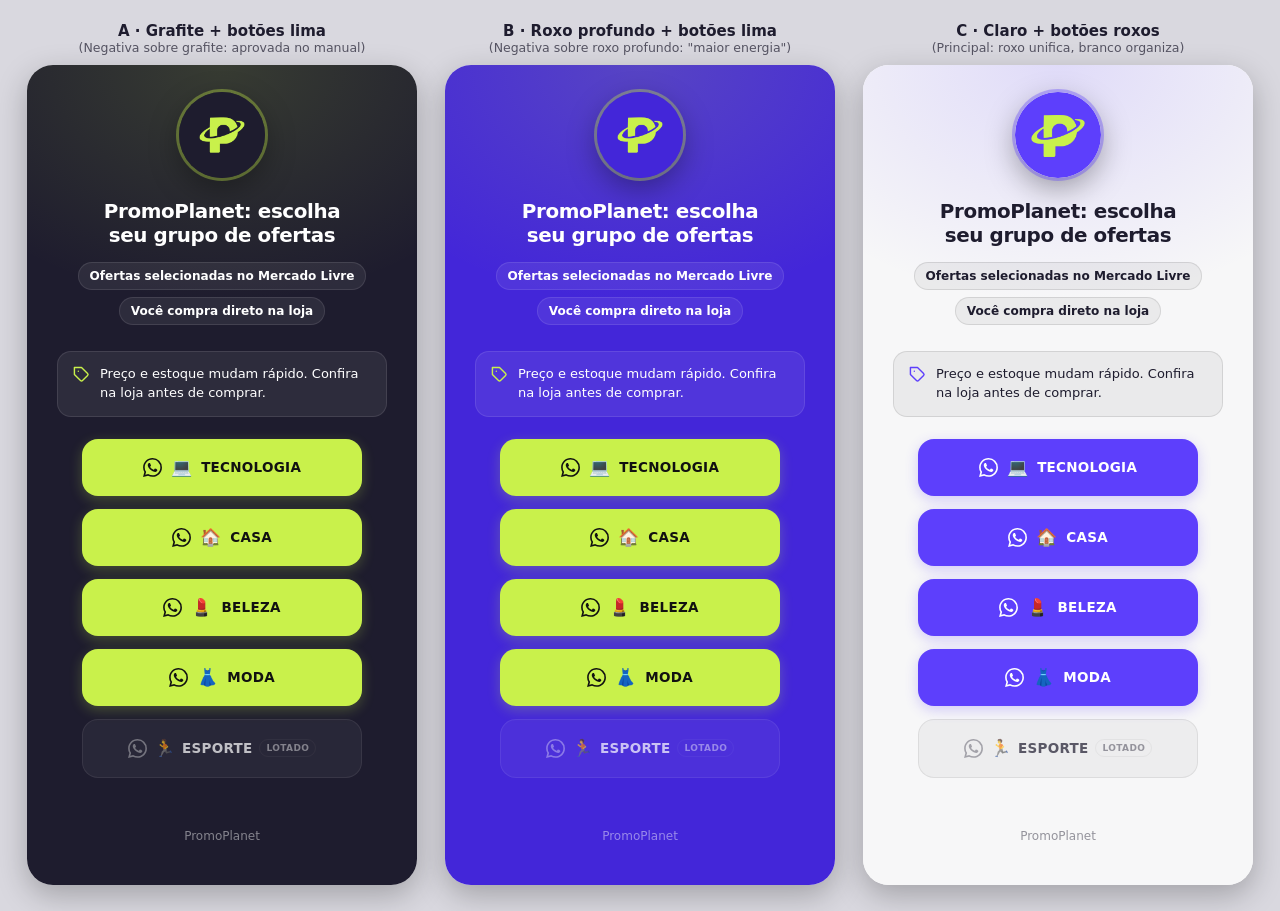
<file: linktree-previa-oficial/comparar.html>
﻿<!doctype html><meta charset="utf-8"><title>Comparar Linktrees</title>
<style>body{margin:0;background:#d9d8df;font:600 15px system-ui;color:#1E1C2E}
.g{display:flex;gap:28px;justify-content:center;padding:22px}
figure{margin:0}figcaption{text-align:center;margin:0 0 10px;font-weight:800}small{display:block;font-weight:500;opacity:.7}
iframe{width:390px;height:820px;border:0;border-radius:26px;background:#fff;box-shadow:0 10px 30px rgba(0,0,0,.25)}</style>
<div class="g">
<figure><figcaption>A · Grafite + botões lima<small>(Negativa sobre grafite: aprovada no manual)</small></figcaption><iframe src="preview-v1.html"></iframe></figure>
<figure><figcaption>B · Roxo profundo + botões lima<small>(Negativa sobre roxo profundo: "maior energia")</small></figcaption><iframe src="preview-v2.html"></iframe></figure>
<figure><figcaption>C · Claro + botões roxos<small>(Principal: roxo unifica, branco organiza)</small></figcaption><iframe src="preview-v3.html"></iframe></figure>
</div>
</file>
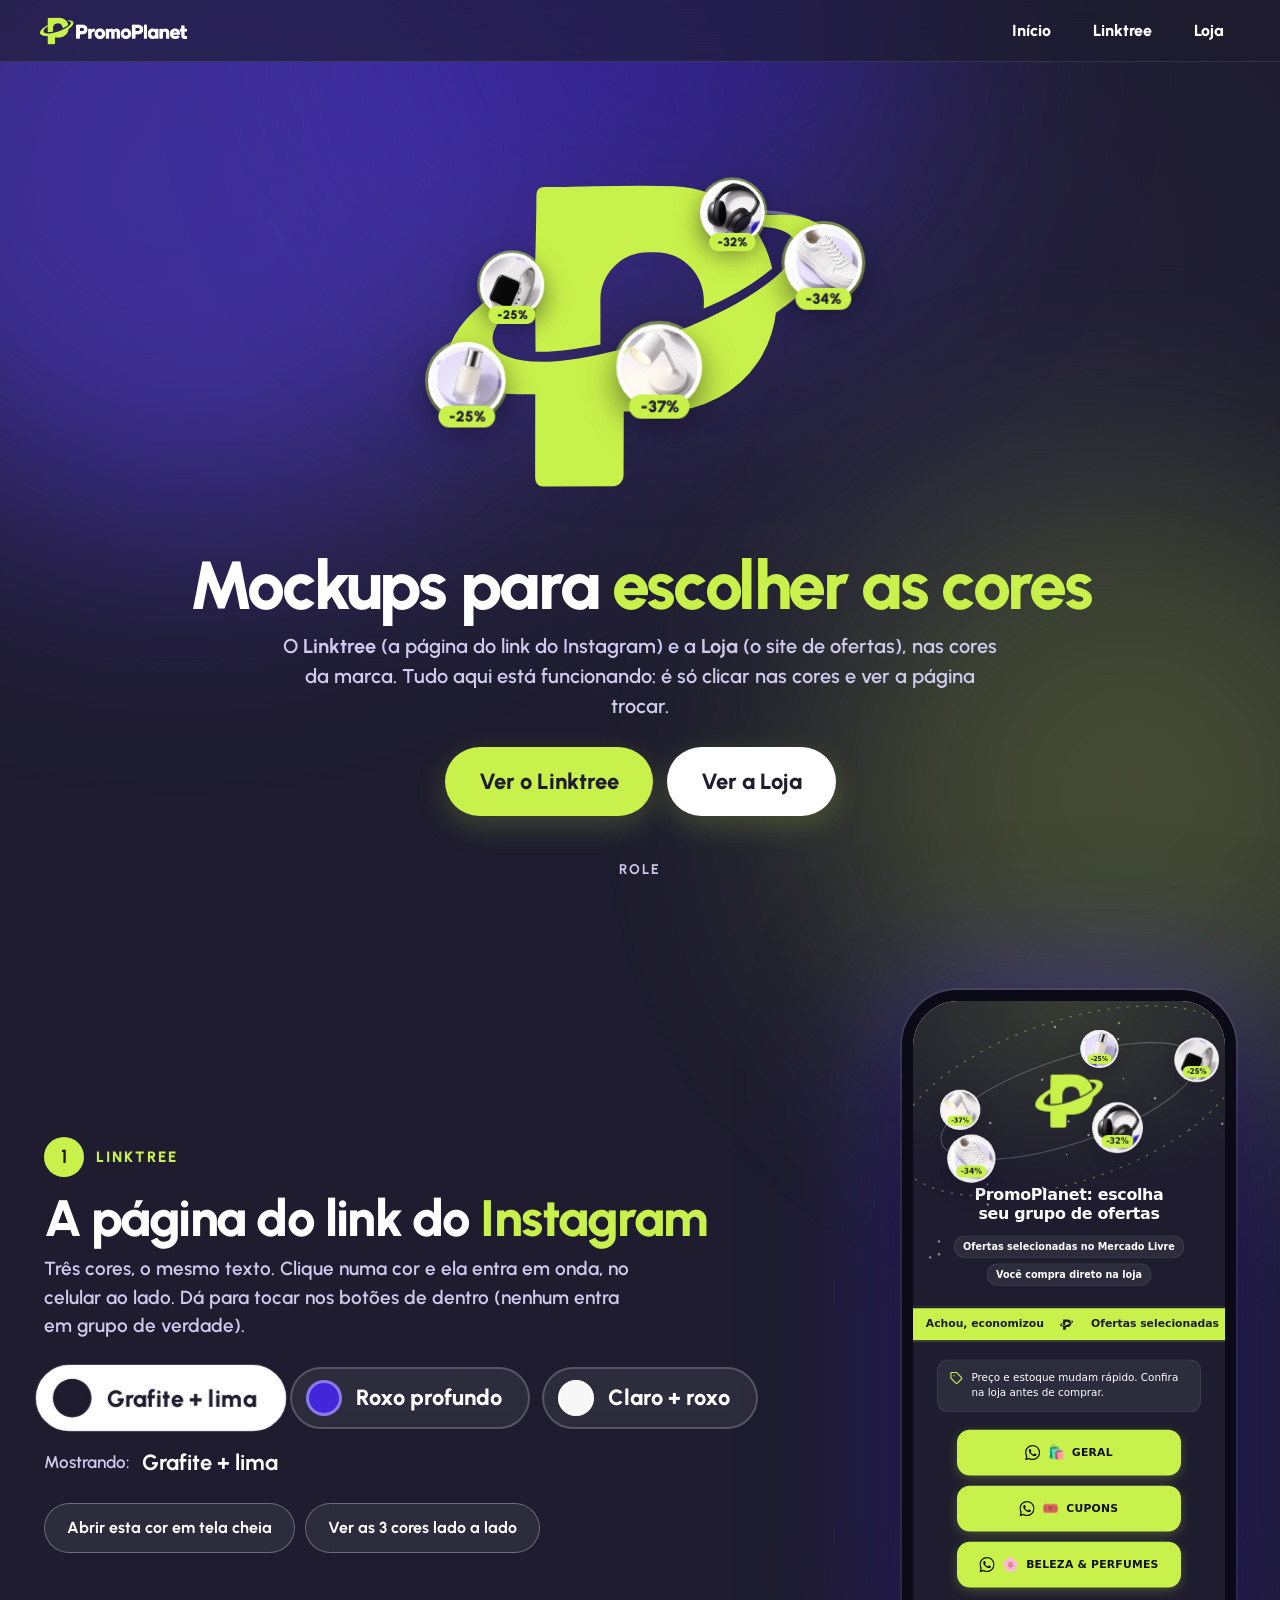
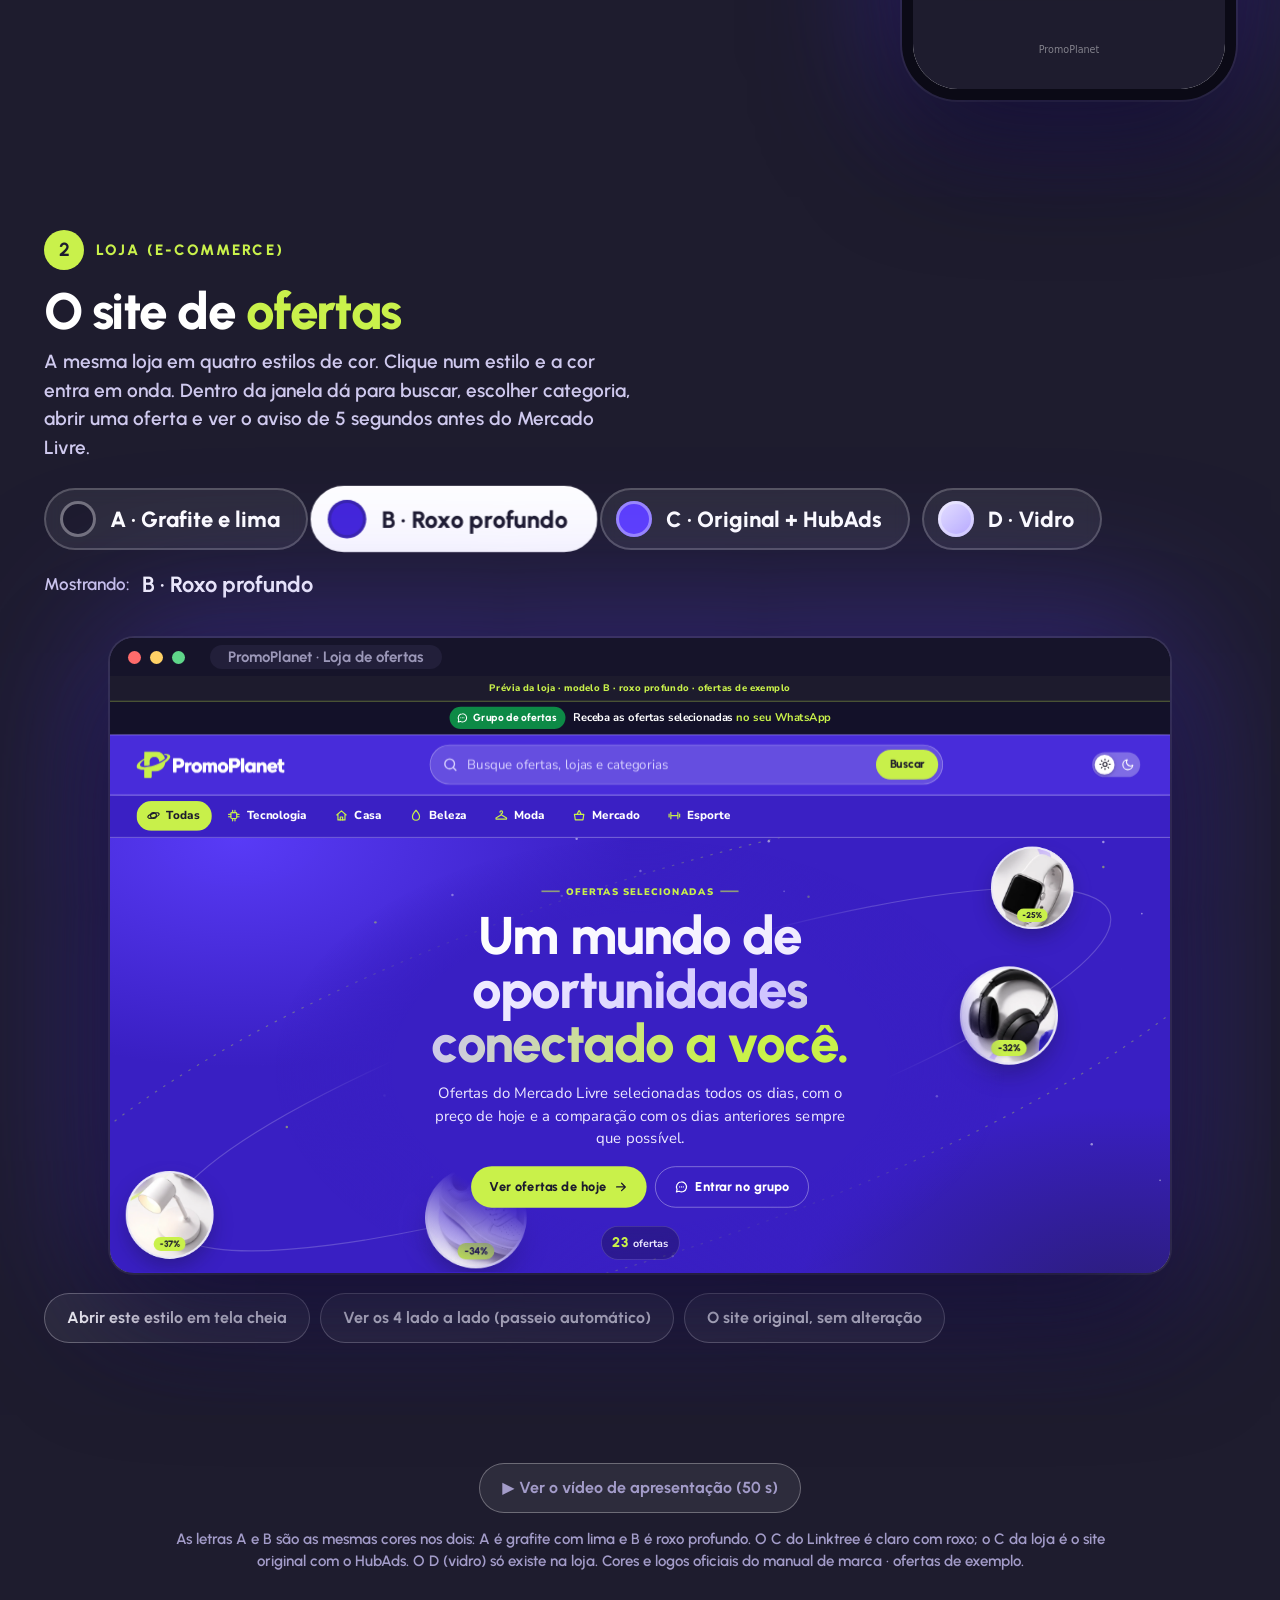
<file: linktree-previa-oficial/INICIO.html>
<!doctype html>
<html lang="pt-BR">
<head>
<meta charset="utf-8">
<meta name="viewport" content="width=device-width,initial-scale=1">
<title>PromoPlanet · Mockups para escolher as cores</title>
<meta name="description" content="Linktree em 3 cores e Loja em 4 estilos, tudo funcionando. Clique e veja animado.">
<meta property="og:type" content="website">
<meta property="og:site_name" content="PromoPlanet">
<meta property="og:locale" content="pt_BR">
<meta property="og:title" content="PromoPlanet · Mockups para escolher as cores">
<meta property="og:description" content="Linktree em 3 cores e Loja em 4 estilos, tudo funcionando. Clique e veja animado.">
<meta property="og:url" content="https://eolemos.github.io/apresenta-ao-promoplanet/">
<meta property="og:image" content="https://eolemos.github.io/apresenta-ao-promoplanet/og-image.jpg">
<meta property="og:image:type" content="image/jpeg">
<meta property="og:image:width" content="1200">
<meta property="og:image:height" content="630">
<meta property="og:image:alt" content="Mockups da PromoPlanet: Linktree e loja em varias cores">
<meta name="twitter:card" content="summary_large_image">
<style>
@font-face{font-family:Urbanist;src:url(loja-mockup/assets/css/urbanist.woff2) format("woff2");font-weight:100 900;font-display:swap}
*{box-sizing:border-box}
:root{--g:#1E1C2E;--v:#5D3FFC;--vp:#4326D9;--l:#C9F14B;--m:#cfc9ee;--ease:cubic-bezier(.32,.72,0,1);--back:cubic-bezier(.34,1.45,.5,1);--halo:rgba(93,63,252,.5)}
html{background:#1E1C2E;scroll-behavior:smooth;scroll-padding-top:70px}
body{margin:0;color:#fff;font:600 17px/1.5 Urbanist,system-ui,"Segoe UI",sans-serif;overflow-x:hidden}
a{color:inherit}
/* fundo vivo */
#fundo{position:fixed;inset:0;z-index:-1;background:radial-gradient(80% 70% at 50% 30%,#2a2646 0,#1E1C2E 70%)}
#fundo i{position:absolute;border-radius:50%;filter:blur(120px);opacity:.5;transition:background-color 1.2s ease}
#fundo i:nth-child(1){width:760px;height:760px;left:-200px;top:-220px;background:#5D3FFC;animation:b1 14s ease-in-out infinite alternate}
#fundo i:nth-child(2){width:620px;height:620px;right:-160px;bottom:-200px;background:#C9F14B;opacity:.22;animation:b2 16s ease-in-out infinite alternate}
#fundo i:nth-child(3){width:520px;height:520px;right:28%;top:-240px;background:#4326D9;animation:b3 12s ease-in-out infinite alternate}
@keyframes b1{to{transform:translate(260px,140px)}}@keyframes b2{to{transform:translate(-300px,-120px)}}@keyframes b3{to{transform:translate(-220px,200px)}}
/* menu */
#nav{position:fixed;top:0;left:0;right:0;z-index:50;height:62px;display:flex;align-items:center;justify-content:space-between;padding:0 clamp(16px,3vw,40px);background:rgba(30,28,46,.62);-webkit-backdrop-filter:blur(14px);backdrop-filter:blur(14px);border-bottom:1px solid rgba(255,255,255,.1)}
#nav img{height:30px}
#nav div{display:flex;gap:6px}
#nav a{text-decoration:none;font-weight:800;font-size:16px;padding:8px 18px;border-radius:99px;transition:background .25s,color .25s}
#nav a:hover,#nav a:focus-visible{background:var(--l);color:var(--g);outline:none}
/* aparecer ao rolar */
.rv{opacity:0;transform:translateY(46px);transition:opacity .8s var(--ease),transform .95s var(--ease)}
.rv.on{opacity:1;transform:none}
.rv.d1{transition-delay:.12s}.rv.d2{transition-delay:.24s}.rv.d3{transition-delay:.36s}
/* abertura */
.hero{min-height:100vh;padding:92px 24px 40px;display:flex;flex-direction:column;align-items:center;justify-content:center;text-align:center;position:relative}
.stage{position:relative;width:min(560px,92vw);height:min(400px,52vw);margin-bottom:8px}
.stage svg{position:absolute;left:50%;top:50%;width:min(420px,70vw);transform:translate(-50%,-50%);overflow:visible}
.sp-o{fill:none;stroke:rgba(255,255,255,.34);stroke-width:3;stroke-dasharray:1;stroke-dashoffset:1;animation:draw 1.1s var(--ease) .2s forwards}
.sp-p{fill:#C9F14B;fill-opacity:0;stroke:#C9F14B;stroke-width:4;stroke-dasharray:1;stroke-dashoffset:1;animation:draw 1s var(--ease) .3s forwards,fillIn .5s ease 1s forwards}
@keyframes draw{to{stroke-dashoffset:0}}@keyframes fillIn{to{fill-opacity:1}}
.bol{position:absolute;left:0;top:0;width:78px;height:78px;margin:-39px 0 0 -39px;border-radius:50%;background:#fff;border:4px solid #fff;box-shadow:0 12px 30px rgba(8,7,20,.5),0 0 0 3px rgba(201,241,75,.55);opacity:0;will-change:transform}
.bol img{width:100%;height:100%;border-radius:50%;object-fit:cover;display:block}
.bol b{position:absolute;left:50%;bottom:-12px;transform:translateX(-50%);background:var(--l);color:var(--g);font:900 15px Urbanist;padding:2px 10px;border-radius:99px;white-space:nowrap}
h1{margin:6px 0 10px;font-size:clamp(34px,5.6vw,68px);line-height:1.04;letter-spacing:-.035em;font-weight:800}
h1 em{font-style:normal;color:var(--l)}
.hero p{margin:0 auto;max-width:720px;color:var(--m);font-size:clamp(17px,1.6vw,20px)}
.ctas{display:flex;gap:14px;flex-wrap:wrap;justify-content:center;margin-top:26px}
.big{display:inline-block;text-decoration:none;font-weight:800;font-size:clamp(18px,1.8vw,22px);padding:18px 34px;border-radius:99px;background:var(--l);color:var(--g);box-shadow:0 10px 30px rgba(201,241,75,.2);transition:transform .25s var(--back),box-shadow .25s}
.big.alt{background:#fff}
.big:hover,.big:focus-visible{transform:translateY(-4px) scale(1.04);box-shadow:0 16px 40px rgba(201,241,75,.38);outline:none}
.rolar{position:absolute;bottom:20px;left:50%;transform:translateX(-50%);font-size:14px;font-weight:700;color:var(--m);letter-spacing:.16em;text-transform:uppercase;animation:quica 1.8s ease-in-out infinite}
@keyframes quica{50%{transform:translate(-50%,8px)}}
/* secoes */
.sec{max-width:1240px;margin:0 auto;padding:90px 24px 40px}
.tag{display:inline-flex;align-items:center;gap:12px;font-size:15px;font-weight:800;letter-spacing:.14em;text-transform:uppercase;color:var(--l)}
.tag b{display:grid;place-items:center;width:40px;height:40px;border-radius:50%;background:var(--l);color:var(--g);font-size:19px;letter-spacing:0}
h2{margin:14px 0 10px;font-size:clamp(30px,4vw,52px);line-height:1.06;letter-spacing:-.03em;font-weight:800}
h2 em{font-style:normal;color:var(--l)}
.sec p.sub{margin:0;max-width:600px;color:var(--m);font-size:19px}
.cols{display:grid;grid-template-columns:1fr auto;gap:50px;align-items:center}
@media(max-width:900px){.cols{grid-template-columns:1fr}}
/* paleta */
.pal{display:flex;flex-wrap:wrap;gap:12px;margin:26px 0 14px}
.pl{display:inline-flex;align-items:center;gap:14px;height:62px;padding:0 26px 0 14px;border-radius:99px;background:rgba(255,255,255,.07);border:2px solid rgba(255,255,255,.2);font:800 22px Urbanist;color:#fff;cursor:pointer;transition:background-color .45s var(--ease),color .45s var(--ease),border-color .45s var(--ease),transform .45s var(--back);-webkit-backdrop-filter:blur(8px);backdrop-filter:blur(8px)}
.pl i{width:36px;height:36px;border-radius:50%;box-shadow:inset 0 0 0 3px rgba(255,255,255,.38)}
.pl:hover{transform:translateY(-3px)}
.pl.on{background:#fff;color:#1E1C2E;border-color:#fff;transform:scale(1.07)}
.pl.on i{box-shadow:inset 0 0 0 3px rgba(30,28,46,.25)}
.atual{display:flex;align-items:center;gap:12px;font-size:17px;color:var(--m);min-height:40px}
.atual b{color:#fff;font-size:22px;animation:entra .7s var(--ease)}
@keyframes entra{from{opacity:0;transform:translateY(18px)}}
.links{display:flex;flex-wrap:wrap;gap:10px;margin-top:20px}
.links a{text-decoration:none;font-weight:700;font-size:16px;padding:12px 22px;border-radius:99px;border:1.5px solid rgba(255,255,255,.3);background:rgba(255,255,255,.07);transition:background .25s,color .25s}
.links a:hover,.links a:focus-visible{background:var(--l);color:var(--g);border-color:var(--l);outline:none}
.dica{margin-top:14px;font-size:15px;color:#a39cc9}
/* celular */
.tel{position:relative;width:var(--tw,340px);height:var(--th,750px);border-radius:56px;border:11px solid #0b0a16;background:#0b0a16;overflow:hidden;box-shadow:0 50px 110px rgba(5,4,16,.6),0 0 0 2px rgba(255,255,255,.09),0 0 140px var(--halo);transition:box-shadow 1s ease;justify-self:center}
/* janela */
.jan{position:relative;max-width:1060px;margin:34px auto 0;border-radius:24px;overflow:hidden;background:#0b0a16;box-shadow:0 50px 120px rgba(5,4,16,.62),0 0 0 2px rgba(255,255,255,.1),0 0 160px var(--halo);transition:box-shadow 1s ease}
.barra{height:38px;background:#16142a;display:flex;align-items:center;gap:9px;padding:0 18px}
.barra i{width:13px;height:13px;border-radius:50%;background:#3a3752}.barra i:nth-child(1){background:#ff6b6b}.barra i:nth-child(2){background:#ffd166}.barra i:nth-child(3){background:#5fd68a}
.barra span{margin-left:16px;font:700 15px Urbanist;color:#9b97b8;background:#221f3a;padding:3px 18px;border-radius:99px}
.vp{position:relative;width:100%;overflow:hidden}
/* camadas e onda */
.cam{position:absolute;left:0;top:0;width:100%;height:100%;overflow:hidden;will-change:clip-path}
.cam:not(.top){visibility:hidden}
.cam iframe{position:absolute;left:0;top:0;border:0;background:#fff;transform-origin:0 0}
.onda{position:absolute;border-radius:50%;border:10px solid #fff;pointer-events:none;opacity:0;z-index:30}
.vazio{position:absolute;inset:0;display:grid;place-items:center;color:#9b97b8;font-weight:700}
footer{max-width:1000px;margin:30px auto 0;padding:30px 24px 50px;text-align:center;color:#a39cc9;font-size:15px}
footer .links{justify-content:center}
:focus-visible{outline:3px solid #fff;outline-offset:3px}
@media(prefers-reduced-motion:reduce){*{animation-duration:.01s!important;transition-duration:.01s!important}html{scroll-behavior:auto}}
</style>
</head>
<body>
<div id="fundo"><i></i><i></i><i></i></div>

<nav id="nav">
  <img src="promoplanet-logo-negativa.png" alt="PromoPlanet">
  <div><a href="#inicio">Início</a><a href="#linktree">Linktree</a><a href="#loja">Loja</a></div>
</nav>

<!-- ============ ABERTURA ============ -->
<section class="hero" id="inicio">
  <div class="stage" id="stage">
    <svg viewBox="143.37 331.76 398.83 321.62" aria-hidden="true">
      <ellipse class="sp-o" pathLength="1" cx="341.6" cy="459.9" rx="187.5" ry="65.1" transform="rotate(-18.4 341.6 459.9)"/>
      <path class="sp-p" pathLength="1" d="M478.78,379.49c11.05,0,21.27,2.5,30.55,7.25,10.26,5.25,15.07,15.8,11.92,26.95-7.3,23.07-31.22,41.42-51.2,55.52-3.68,34.45-23.37,63.79-53.59,80.06-15.11,8.08-31.02,12.86-48.32,12.93l-42.77.17-.2,62.64c-.01,4.15-3.37,8.23-7.71,8.24l-66.63.13c-4.19,0-5.63-2.98-5.62-6.75l.12-80.88c-23.98.81-50.07.1-69.03-12.55-12.18-7.55-16.05-21.75-10.34-34.98,12.37-28.64,50.55-52.69,79.17-67.99l.57-24.8c.37-15.96.7-31.51.72-47.46,0-3.21,2.4-4.98,5.42-4.88,12.02.36,23.26-.19,35.37-.44,29.63-.61,58.31-1.53,87.91-.24,45.54,1.97,80.59,31.46,90.96,75.25-18.66,15.48-38.51,26.5-60.68,35.84,1.41-31.17-21.71-54.02-51.32-52.48-28.99-1.63-52.16,21.08-50.88,50.13v37.85c-18.67,3.73-37.25,7.22-57.63,6.54l-.44-62.56c-17.2,11-35.64,25.91-42.72,43.67-4.03,10.09-.45,20.33,9.35,25.31,20.14,10.23,50.87,7.59,74.65,3.64,48.71-8.1,95.08-23.81,138.86-46.55,21.48-11.16,55.78-32.3,65.24-52.13,4.94-10.35,1.24-20.2-8.79-24.94-6.74-3.19-13.9-4.48-21.52-5.11l-5.15-7.35h23.72Z"/>
    </svg>
    <div id="bolhas"></div>
  </div>
  <h1 class="rv">Mockups para <em>escolher as cores</em></h1>
  <p class="rv d1">O <b>Linktree</b> (a página do link do Instagram) e a <b>Loja</b> (o site de ofertas), nas cores da marca. Tudo aqui está funcionando: é só clicar nas cores e ver a página trocar.</p>
  <div class="ctas rv d2"><a class="big" href="#linktree">Ver o Linktree</a><a class="big alt" href="#loja">Ver a Loja</a></div>
  <div class="rolar">role</div>
</section>

<!-- ============ LINKTREE ============ -->
<section class="sec" id="linktree">
  <div class="cols">
    <div>
      <div class="tag rv"><b>1</b> Linktree</div>
      <h2 class="rv d1">A página do link do <em>Instagram</em></h2>
      <p class="sub rv d2">Três cores, o mesmo texto. Clique numa cor e ela entra em onda, no celular ao lado. Dá para tocar nos botões de dentro (nenhum entra em grupo de verdade).</p>
      <div class="pal rv d2" id="pal-lk">
        <button class="pl on" type="button"><i style="background:#1E1C2E"></i>Grafite + lima</button>
        <button class="pl" type="button"><i style="background:#4326D9"></i>Roxo profundo</button>
        <button class="pl" type="button"><i style="background:#F7F7F8"></i>Claro + roxo</button>
      </div>
      <div class="atual rv d3">Mostrando: <b id="nome-lk">Grafite + lima</b></div>
      <div class="links rv d3"><a id="full-lk" href="opcao-a.html" target="_blank" rel="noopener">Abrir esta cor em tela cheia</a><a href="linktree-3-opcoes.html" target="_blank" rel="noopener">Ver as 3 cores lado a lado</a></div>
    </div>
    <div class="tel rv d2" id="tel">
      <div class="cam top" data-i="0"><iframe data-src="opcao-a.html" title="Linktree A" width="390" height="860"></iframe></div>
      <div class="cam" data-i="1"><iframe data-src="opcao-b.html" title="Linktree B" width="390" height="860"></iframe></div>
      <div class="cam" data-i="2"><iframe data-src="opcao-c.html" title="Linktree C" width="390" height="860"></iframe></div>
      <div class="onda"></div>
    </div>
  </div>
</section>

<!-- ============ LOJA ============ -->
<section class="sec" id="loja">
  <div class="tag rv"><b>2</b> Loja (e-commerce)</div>
  <h2 class="rv d1">O site de <em>ofertas</em></h2>
  <p class="sub rv d2">A mesma loja em quatro estilos de cor. Clique num estilo e a cor entra em onda. Dentro da janela dá para buscar, escolher categoria, abrir uma oferta e ver o aviso de 5 segundos antes do Mercado Livre.</p>
  <div class="pal rv d2" id="pal-lj">
    <button class="pl on" type="button"><i style="background:#1E1C2E"></i>A · Grafite e lima</button>
    <button class="pl" type="button"><i style="background:#4326D9"></i>B · Roxo profundo</button>
    <button class="pl" type="button"><i style="background:#5D3FFC"></i>C · Original + HubAds</button>
    <button class="pl" type="button"><i style="background:linear-gradient(135deg,#EAE6FF,#B9ACFF)"></i>D · Vidro</button>
  </div>
  <div class="atual rv d3">Mostrando: <b id="nome-lj">A · Grafite e lima</b></div>
  <div class="jan rv d3" id="jan">
    <div class="barra"><i></i><i></i><i></i><span>PromoPlanet · Loja de ofertas</span></div>
    <div class="vp" id="vp">
      <div class="cam top" data-i="0"><iframe data-src="loja-mockup/loja.html?modelo=a" title="Loja A" width="1280" height="720"></iframe></div>
      <div class="cam" data-i="1"><iframe data-src="loja-mockup/loja.html?modelo=b" title="Loja B" width="1280" height="720"></iframe></div>
      <div class="cam" data-i="2"><iframe data-src="loja-mockup/loja.html?modelo=c" title="Loja C" width="1280" height="720"></iframe></div>
      <div class="cam" data-i="3"><iframe data-src="loja-mockup/loja.html?modelo=d" title="Loja D" width="1280" height="720"></iframe></div>
      <div class="onda"></div>
    </div>
  </div>
  <div class="links rv d3"><a id="full-lj" href="loja-mockup/loja.html?modelo=a" target="_blank" rel="noopener">Abrir este estilo em tela cheia</a><a href="loja-mockup/index.html" target="_blank" rel="noopener">Ver os 4 lado a lado (passeio automático)</a><a href="loja-mockup/original/index.html" target="_blank" rel="noopener">O site original, sem alteração</a></div>
</section>

<footer>
  <div class="links rv"><a href="../PromoPlanet-apresentacao-v2-um-site-so.mp4" target="_blank" rel="noopener">▶ Ver o vídeo de apresentação (50 s)</a></div>
  <p class="rv d1">As letras A e B são as mesmas cores nos dois: A é grafite com lima e B é roxo profundo. O C do Linktree é claro com roxo; o C da loja é o site original com o HubAds. O D (vidro) só existe na loja. Cores e logos oficiais do manual de marca · ofertas de exemplo.</p>
</footer>

<script>
var $ = function (s, r) { return (r || document).querySelector(s); };
var $$ = function (s, r) { return [].slice.call((r || document).querySelectorAll(s)); };
var IMG = 'img/';

/* ---------- aparecer ao rolar ---------- */
var vistos = new IntersectionObserver(function (es) { es.forEach(function (e) { if (e.isIntersecting) { e.target.classList.add('on'); vistos.unobserve(e.target); } }); }, { threshold: .15 });
$$('.rv').forEach(function (e) { vistos.observe(e); });
setTimeout(function () { $$('.hero .rv').forEach(function (e) { e.classList.add('on'); }); }, 900);

/* ---------- abertura: produtos em orbita ao redor do simbolo ---------- */
var BOL = [['pr_fone.webp', '-32%', 0], ['pr_tenis.webp', '-34%', 1.2566], ['pr_luminaria.webp', '-37%', 2.5133], ['pr_frasco.webp', '-25%', 3.7699], ['pr_relogio.webp', '-25%', 5.0265]];
(function () {
  var cont = $('#bolhas'), stage = $('#stage');
  BOL.forEach(function (b) { var e = document.createElement('div'); e.className = 'bol'; e.innerHTML = '<img src="' + IMG + b[0] + '" alt=""><b>' + b[1] + '</b>'; cont.appendChild(e); });
  var t0 = performance.now();
  (function s(t) {
    var tt = (t - t0) / 1000, W = stage.clientWidth, H = stage.clientHeight, sw = Math.min(420, window.innerWidth * .7), k = sw / 398.83;
    var cx = W / 2 + (341.6 - 342.8) * k, cy = H / 2 + (459.9 - 492.6) * k, rx = 187.5 * k, ry = 65.1 * k, a = -18.4 * Math.PI / 180;
    $$('.bol', cont).forEach(function (e, i) {
      var ent = Math.max(0, Math.min(1, (tt - (1.1 + i * .18)) / .6)), th = BOL[i][2] + tt * .9;
      var X = rx * Math.cos(th), Y = ry * Math.sin(th), x = X * Math.cos(a) - Y * Math.sin(a), y = X * Math.sin(a) + Y * Math.cos(a);
      var prof = (Math.sin(th) + 1) / 2;
      e.style.opacity = String(ent); e.style.zIndex = Math.sin(th) > 0 ? 8 : 1;
      e.style.transform = 'translate(' + (cx + x) + 'px,' + (cy + y) + 'px) scale(' + ((.8 + .3 * prof) * (.6 + .4 * ent)) + ')';
    });
    requestAnimationFrame(s);
  })(t0);
})();

/* ---------- cores do fundo e do brilho de cada pele ---------- */
var PELES = {
  lk: [
    { blobs: ['#667a1f', '#C9F14B', '#34313F'], halo: 'rgba(201,241,75,.38)', nome: 'Grafite + lima', cor: '#C9F14B', url: 'opcao-a.html' },
    { blobs: ['#5D3FFC', '#C9F14B', '#4326D9'], halo: 'rgba(93,63,252,.55)', nome: 'Roxo profundo + lima', cor: '#4326D9', url: 'opcao-b.html' },
    { blobs: ['#B9ACFF', '#EAE6FF', '#5D3FFC'], halo: 'rgba(185,172,255,.5)', nome: 'Claro + roxo', cor: '#B9ACFF', url: 'opcao-c.html' }
  ],
  lj: [
    { blobs: ['#667a1f', '#C9F14B', '#34313F'], halo: 'rgba(201,241,75,.38)', nome: 'A · Grafite e lima', cor: '#C9F14B', url: 'loja-mockup/loja.html?modelo=a' },
    { blobs: ['#5D3FFC', '#C9F14B', '#4326D9'], halo: 'rgba(93,63,252,.55)', nome: 'B · Roxo profundo', cor: '#4326D9', url: 'loja-mockup/loja.html?modelo=b' },
    { blobs: ['#5D3FFC', '#C9F14B', '#4326D9'], halo: 'rgba(93,63,252,.55)', nome: 'C · Original + HubAds', cor: '#5D3FFC', url: 'loja-mockup/loja.html?modelo=c' },
    { blobs: ['#5D3FFC', '#C9F14B', '#B9ACFF'], halo: 'rgba(185,172,255,.55)', nome: 'D · Vidro', cor: '#B9ACFF', url: 'loja-mockup/loja.html?modelo=d' }
  ]
};
function pele(grupo, i, cont) {
  var p = PELES[grupo][i], b = $$('#fundo i');
  for (var k = 0; k < 3; k++) b[k].style.backgroundColor = p.blobs[k];
  (grupo === 'lk' ? $('#tel') : $('#jan')).style.setProperty('--halo', p.halo);
}

/* ---------- onda de cor: a nova pele aparece num circulo que cresce a partir do botao ---------- */
var zTopo = 10;
function onda(cont, idx, cx, cy, ms, cor) {
  var cams = $$('.cam', cont), to = cams[idx], ring = $('.onda', cont);
  var R = Math.hypot(Math.max(cx, cont.clientWidth - cx), Math.max(cy, cont.clientHeight - cy)) + 40;
  to.style.visibility = 'visible'; to.style.opacity = '.999'; to.style.zIndex = ++zTopo; to.style.clipPath = 'circle(0px at ' + cx + 'px ' + cy + 'px)';
  ring.style.zIndex = zTopo + 1; ring.style.borderColor = cor;
  var t0 = performance.now();
  (function s(t) {
    var p = Math.min(1, (t - t0) / ms), e = p < .5 ? 4 * p * p * p : 1 - Math.pow(-2 * p + 2, 3) / 2, r = R * e;
    to.style.clipPath = 'circle(' + r + 'px at ' + cx + 'px ' + cy + 'px)';
    ring.style.width = ring.style.height = (2 * r) + 'px'; ring.style.left = (cx - r) + 'px'; ring.style.top = (cy - r) + 'px'; ring.style.opacity = String(Math.max(0, 1 - p * 1.15));
    if (p < 1) requestAnimationFrame(s);
    else { to.style.clipPath = 'none'; to.style.opacity = ''; cams.forEach(function (c) { c.classList.toggle('top', c === to); if (c !== to) c.style.visibility = 'hidden'; }); ring.style.opacity = '0'; }
  })(t0);
}

/* ---------- tamanhos: celular e janela escalam para caber ---------- */
function ajustar() {
  var sc = Math.min((Math.min(360, window.innerWidth * .8) - 22) / 390, (Math.max(560, window.innerHeight - 190) - 22) / 860), tw = 390 * sc + 22;
  var tel = $('#tel'); tel.style.setProperty('--tw', tw + 'px'); tel.style.setProperty('--th', (860 * sc + 22) + 'px');
  $$('iframe', tel).forEach(function (f) { f.style.transform = 'scale(' + sc + ')'; });
  var jan = $('#jan'), w = jan.clientWidth, s2 = w / 1280, vp = $('#vp');
  vp.style.height = (720 * s2) + 'px';
  $$('iframe', vp).forEach(function (f) { f.style.transform = 'scale(' + s2 + ')'; });
}
window.addEventListener('resize', ajustar); ajustar();

/* ---------- carrega as paginas so quando a secao se aproxima ---------- */
var carga = new IntersectionObserver(function (es) {
  es.forEach(function (e) { if (e.isIntersecting) { $$('iframe', e.target).forEach(function (f) { if (!f.src) f.src = f.getAttribute('data-src'); }); carga.unobserve(e.target); ajustar(); } });
}, { rootMargin: '700px 0px' });
carga.observe($('#tel')); carga.observe($('#jan'));

/* ---------- paletas ---------- */
var estado = { lk: 0, lj: 0 }, mexeu = { lk: false, lj: false };
function configurar(grupo, palSel, contSel, nomeSel, fullSel) {
  var pal = $(palSel), cont = $(contSel);
  function ir(i, doBotao) {
    if (i === estado[grupo]) return;
    var p = PELES[grupo][i];
    var cr = cont.getBoundingClientRect(), bx = cr.width / 2, by = cr.height / 2;
    if (doBotao) { var br = $$('.pl', pal)[i].getBoundingClientRect(); bx = br.left + br.width / 2 - cr.left; by = br.top + br.height / 2 - cr.top; }
    onda(cont, i, bx, by, 950, p.cor);
    estado[grupo] = i; pele(grupo, i, cont);
    $$('.pl', pal).forEach(function (b, k) { b.classList.toggle('on', k === i); });
    var n = $(nomeSel); n.textContent = p.nome; n.style.animation = 'none'; void n.offsetWidth; n.style.animation = '';
    $(fullSel).setAttribute('href', p.url);
  }
  $$('.pl', pal).forEach(function (b, i) { b.addEventListener('click', function () { mexeu[grupo] = true; ir(i, true); }); });
  /* passeio sozinho enquanto ninguem mexe e a secao esta na tela */
  var visivel = false;
  new IntersectionObserver(function (es) { visivel = es[0].isIntersecting; }, { threshold: .4 }).observe(cont);
  setInterval(function () { if (visivel && !mexeu[grupo]) ir((estado[grupo] + 1) % PELES[grupo].length, true); }, 4200);
}
configurar('lk', '#pal-lk', '#tel', '#nome-lk', '#full-lk');
configurar('lj', '#pal-lj', '#vp', '#nome-lj', '#full-lj');
</script>
</body>
</html>
</file>
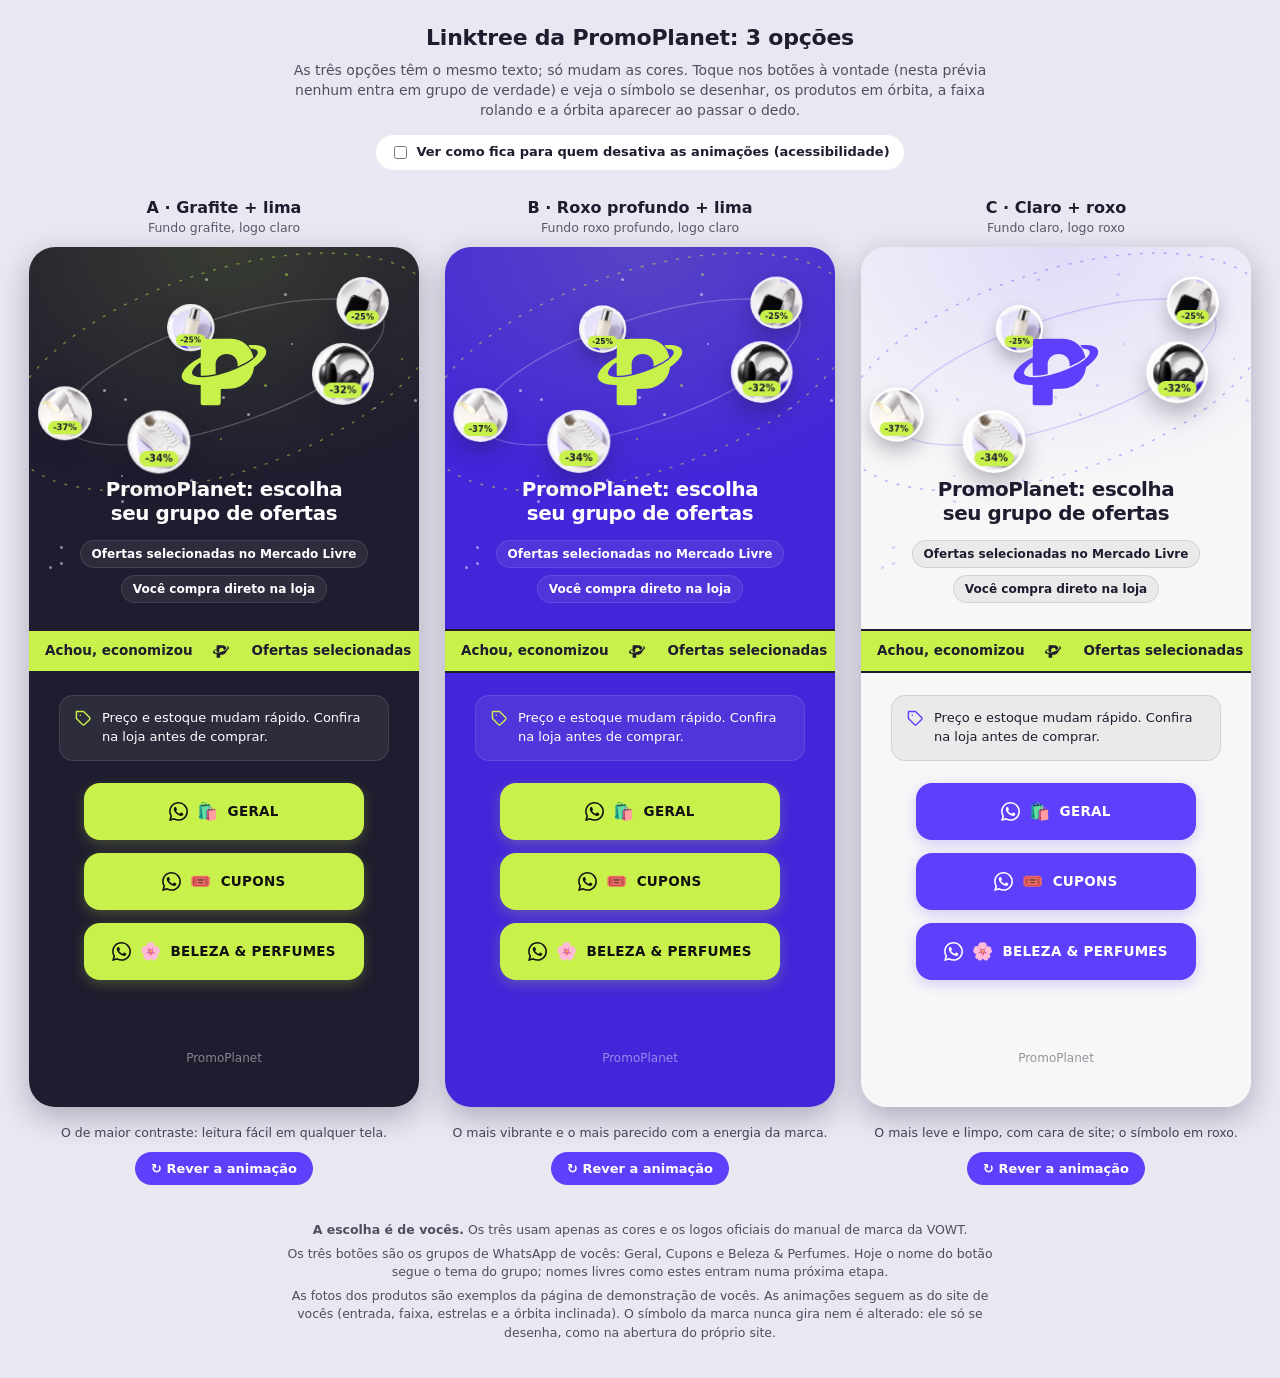
<file: linktree-previa-oficial/linktree-3-opcoes.html>
<!doctype html><html lang="pt-BR"><head><meta charset="utf-8"><meta name="viewport" content="width=device-width,initial-scale=1"><title>Linktree PromoPlanet: 3 opções</title><style>
*{box-sizing:border-box}body{margin:0;background:#E9E7F2;color:#1E1C2E;font:600 15px/1.45 system-ui,sans-serif}
header{padding:22px 18px 6px;text-align:center}h1{margin:0;font-size:22px;letter-spacing:-.01em}header p{margin:6px auto 0;max-width:720px;font-weight:500;opacity:.75;font-size:14px}
.ctl{display:flex;gap:10px;justify-content:center;align-items:center;flex-wrap:wrap;margin:14px 0 4px;font-size:13px}.ctl label{display:inline-flex;gap:6px;align-items:center;background:#fff;border-radius:999px;padding:8px 14px;cursor:pointer}
.g{display:flex;gap:26px;justify-content:center;padding:16px 18px 30px;overflow-x:auto}
figure{margin:0;flex:none;width:390px}figcaption{text-align:center;margin-bottom:10px}figcaption b{display:block;font-size:16px}figcaption small{display:block;font-weight:500;opacity:.7;font-size:12.5px}
iframe{width:390px;height:860px;border:0;border-radius:26px;background:#fff;box-shadow:0 10px 30px rgba(20,18,42,.28)}
.n{margin-top:10px;font-size:12.5px;font-weight:500;opacity:.8;text-align:center}
button{display:block;margin:10px auto 0;border:0;background:#5D3FFC;color:#fff;font:700 13px system-ui;padding:9px 16px;border-radius:999px;cursor:pointer}
footer{max-width:760px;margin:0 auto;padding:0 18px 30px;text-align:center;font-size:12.5px;font-weight:500;opacity:.75}footer p{margin:6px 0}
</style></head><body>
<header><h1>Linktree da PromoPlanet: 3 opções</h1><p>As três opções têm o mesmo texto; só mudam as cores. Toque nos botões à vontade (nesta prévia nenhum entra em grupo de verdade) e veja o símbolo se desenhar, os produtos em órbita, a faixa rolando e a órbita aparecer ao passar o dedo.</p>
<div class="ctl"><label><input type="checkbox" id="calm"> Ver como fica para quem desativa as animações (acessibilidade)</label></div></header>
<div class="g">
<figure><figcaption><b>A · Grafite + lima</b><small>Fundo grafite, logo claro</small></figcaption><iframe id="f-a" src="opcao-a.html" title="A · Grafite + lima"></iframe><div class="n">O de maior contraste: leitura fácil em qualquer tela.</div><button type="button" onclick="(function(f){f.src=f.src})(document.getElementById('f-a'))">↻ Rever a animação</button></figure>
<figure><figcaption><b>B · Roxo profundo + lima</b><small>Fundo roxo profundo, logo claro</small></figcaption><iframe id="f-b" src="opcao-b.html" title="B · Roxo profundo + lima"></iframe><div class="n">O mais vibrante e o mais parecido com a energia da marca.</div><button type="button" onclick="(function(f){f.src=f.src})(document.getElementById('f-b'))">↻ Rever a animação</button></figure>
<figure><figcaption><b>C · Claro + roxo</b><small>Fundo claro, logo roxo</small></figcaption><iframe id="f-c" src="opcao-c.html" title="C · Claro + roxo"></iframe><div class="n">O mais leve e limpo, com cara de site; o símbolo em roxo.</div><button type="button" onclick="(function(f){f.src=f.src})(document.getElementById('f-c'))">↻ Rever a animação</button></figure>
</div>
<footer><p><b>A escolha é de vocês.</b> Os três usam apenas as cores e os logos oficiais do manual de marca da VOWT.</p>
<p>Os três botões são os grupos de WhatsApp de vocês: Geral, Cupons e Beleza &amp; Perfumes. Hoje o nome do botão segue o tema do grupo; nomes livres como estes entram numa próxima etapa.</p>
<p>As fotos dos produtos são exemplos da página de demonstração de vocês. As animações seguem as do site de vocês (entrada, faixa, estrelas e a órbita inclinada). O símbolo da marca nunca gira nem é alterado: ele só se desenha, como na abertura do próprio site.</p></footer>
<script>document.getElementById('calm').addEventListener('change',function(e){document.querySelectorAll('iframe').forEach(function(f){f.contentWindow.postMessage({pp:'calm',on:e.target.checked},'*')})})</script>
</body></html>
</file>
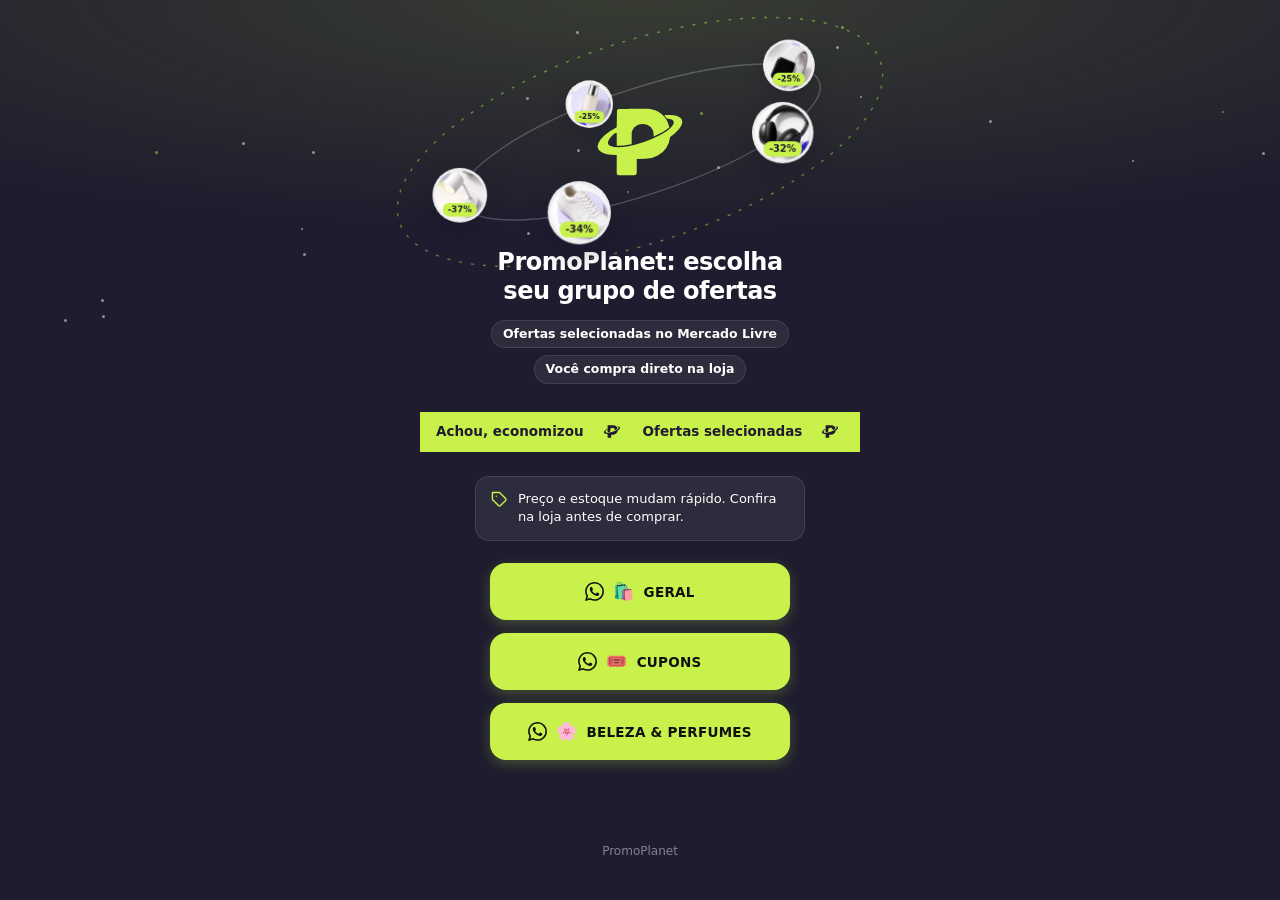
<file: linktree-previa-oficial/opcao-a.html>
<!DOCTYPE html><html lang="pt-BR"><head><meta charset="utf-8"><meta name="viewport" content="width=device-width,initial-scale=1,viewport-fit=cover"><meta name="robots" content="noindex"><meta name="theme-color" content="#1E1C2E"><title>PromoPlanet: escolha seu grupo de ofertas</title><style>*{box-sizing:border-box}body{margin:0;min-height:100dvh;font-family:system-ui,-apple-system,'Segoe UI',Roboto,sans-serif;background:#1E1C2E;color:#FFFFFF;-webkit-font-smoothing:antialiased;display:flex;flex-direction:column}.brilho{position:fixed;inset:0 0 auto;height:340px;background:radial-gradient(120% 100% at 50% 0,#C9F14B26,transparent 70%);pointer-events:none}.w{position:relative;width:100%;max-width:440px;margin:0 auto;padding:clamp(24px,7vw,44px) 18px calc(40px + env(safe-area-inset-bottom));flex:1;display:flex;flex-direction:column}.topo{text-align:center;margin-bottom:26px}.marca{height:26px;max-width:150px;object-fit:contain;opacity:.75;margin-bottom:22px}.av{width:clamp(76px,22vw,100px);height:clamp(76px,22vw,100px);border-radius:50%;object-fit:cover;margin-bottom:18px;box-shadow:0 0 0 3px #C9F14B59,0 10px 30px rgba(0,0,0,.35)}h1{font-size:clamp(18px,5.1vw,24px);line-height:1.2;letter-spacing:-.02em;font-weight:800;margin:0;text-wrap:balance}.sub{font-size:clamp(13px,3.7vw,15px);line-height:1.5;opacity:.6;margin:9px 0 0;text-wrap:pretty}.chips{display:flex;flex-wrap:wrap;justify-content:center;gap:7px;margin-top:14px}.chip{font-size:clamp(11px,3.1vw,12.5px);font-weight:600;line-height:1;padding:7px 11px;border-radius:99px;background:rgba(255,255,255,.07);border:1px solid rgba(255,255,255,.10);white-space:nowrap;max-width:100%;overflow:hidden;text-overflow:ellipsis}.vid{position:relative;aspect-ratio:16/9;width:100%;max-width:330px;margin-left:auto;margin-right:auto;margin-bottom:24px;border-radius:20px;overflow:hidden;cursor:pointer;background:#000;box-shadow:0 14px 38px rgba(0,0,0,.45)}.quadro{position:absolute;inset:0;border-radius:inherit;overflow:hidden}.vid img{width:100%;height:100%;object-fit:cover;display:block}.vid iframe{width:100%;height:100%;border:0;display:block}.vid.on{cursor:pointer}.toque{position:absolute;inset:0;z-index:2;border:0;padding:0;background:transparent;cursor:pointer;display:none}.vid.on .toque{display:block}.pausado{position:absolute;inset:0;z-index:3;display:none;align-items:center;justify-content:center;pointer-events:none;background:rgba(0,0,0,.3)}.pausado.ver{display:flex}.pausado svg{width:64px;height:64px;color:#fff;filter:drop-shadow(0 2px 8px rgba(0,0,0,.6))}.som{position:absolute;left:50%;bottom:12px;transform:translateX(-50%);z-index:4;display:none;border:0;font:inherit;font-size:12px;font-weight:600;color:#fff;background:rgba(0,0,0,.62);backdrop-filter:blur(8px);padding:7px 14px;border-radius:99px;cursor:pointer;white-space:nowrap}.vid.on .som{display:block}.play{position:absolute;inset:0;display:flex;align-items:center;justify-content:center}.play svg{width:26px;height:26px;color:#fff;margin-left:3px}.play::before{content:'';position:absolute;width:64px;height:64px;border-radius:50%;background:rgba(0,0,0,.55);backdrop-filter:blur(6px);border:1.5px solid rgba(255,255,255,.28)}.play svg{position:relative}.lista{display:flex;flex-direction:column;gap:13px;width:100%;max-width:min(100%,clamp(255px,72vw,300px));margin:0 auto}.i{display:flex;align-items:center;justify-content:center;gap:9px;padding:19px 14px;border-radius:16px;background:#C9F14B;color:#111;font-size:13.5px;font-weight:800;letter-spacing:.02em;text-transform:uppercase;text-decoration:none;box-shadow:0 4px 13px #C9F14B3d;transition:transform .12s ease,box-shadow .12s ease}.i .wa{width:19px;height:19px;flex:none}.i .e{font-size:17px;line-height:1;flex:none}.i .t{text-align:center;white-space:nowrap;overflow:hidden;text-overflow:ellipsis}.i.cheio .wa{opacity:.5}.i:active{transform:scale(.975);box-shadow:0 3px 10px #C9F14B40}.i.cheio{background:rgba(255,255,255,.07);color:#FFFFFF;opacity:.72;box-shadow:none;cursor:default;border:1px solid rgba(255,255,255,.10);gap:7px}.i.cheio em{font-style:normal;font-size:9px;font-weight:800;letter-spacing:.04em;opacity:.6;flex:none;padding:3px 6px;border-radius:99px;border:1px solid rgba(255,255,255,.10)}.dest{display:flex;align-items:flex-start;gap:10px;max-width:330px;margin:0 auto 22px;padding:13px 16px;border-radius:14px;background:rgba(255,255,255,.07);border:1px solid rgba(255,255,255,.10);font-size:13px;line-height:1.45;text-align:left}.dest svg{width:17px;height:17px;flex:none;margin-top:1px;color:#C9F14B}.dest{display:flex;align-items:flex-start;gap:10px;max-width:330px;margin:0 auto 22px;padding:13px 15px;border-radius:14px;background:rgba(255,255,255,.07);border:1px solid rgba(255,255,255,.10);font-size:13px;line-height:1.45;text-align:left}.dest svg{width:17px;height:17px;flex:none;margin-top:1px;color:#C9F14B}.rodape{margin-top:auto;padding-top:34px;text-align:center;font-size:12px;opacity:.45;line-height:1.5}</style><style>:root{--pp-sym:#C9F14B;--pp-ring:rgba(255,255,255,.22);--pp-dash:rgba(201,241,75,.45);--pp-pop:rgba(201,241,75,.9);--pp-star:#fff;--pp-bub:rgba(255,255,255,.92)}
:root{--ease:cubic-bezier(.2,.7,.2,1)}
html,body{overflow-x:clip}
.pp-sys{position:relative;height:196px;margin:0 -18px 8px}
.pp-orb{position:absolute;inset:0;width:100%;height:100%;overflow:visible;pointer-events:none}
.pp-orb ellipse{fill:none;stroke:var(--pp-ring);stroke-width:1.4}
.pp-orb ellipse+ellipse{stroke:var(--pp-dash);stroke-dasharray:3 9}
.pp-p{position:absolute;left:50%;top:50%;width:92px;transform:translate(-50%,-50%);z-index:2;overflow:visible}
.pp-p path{fill:var(--pp-sym);fill-opacity:0;stroke:var(--pp-sym);stroke-width:7;stroke-dasharray:1;stroke-dashoffset:1;animation:ppDraw .9s var(--ease) .1s forwards,ppFill .4s ease .8s forwards}
@keyframes ppDraw{to{stroke-dashoffset:0}}
@keyframes ppFill{to{fill-opacity:1}}
.pp-b{position:absolute;left:0;top:0;width:58px;height:58px;border-radius:50%;overflow:hidden;background:#fff;box-shadow:0 0 0 3px var(--pp-bub),0 12px 26px rgba(20,18,42,.34);will-change:transform;z-index:1}
.pp-b img{width:100%;height:100%;object-fit:cover;display:block}
.pp-b::after{content:attr(data-off);position:absolute;left:50%;bottom:4px;transform:translateX(-50%);background:#C9F14B;color:#1E1C2E;font:800 10px/1 system-ui,sans-serif;padding:3px 6px;border-radius:999px;white-space:nowrap}
.pp-st{position:fixed;inset:0 0 auto;height:340px;pointer-events:none;overflow:hidden}
.pp-st i{position:absolute;width:3px;height:3px;border-radius:50%;background:var(--pp-star);opacity:.5;animation:ppTw 4s ease-in-out infinite}
@keyframes ppTw{0%,100%{opacity:.15;transform:scale(.7)}50%{opacity:.8;transform:scale(1.15)}}
.pp-tick{position:relative;background:#C9F14B;color:#1E1C2E;overflow:hidden;border-block:2px solid #1E1C2E;margin:0 -18px 22px}
.pp-tick-t{display:flex;width:max-content;animation:ppMq 46s linear infinite}
.pp-tick:hover .pp-tick-t{animation-play-state:paused}
.pp-tick-g{display:flex;flex:none}
.pp-tick span{display:inline-flex;align-items:center;gap:9px;height:40px;padding:0 6px 0 16px;font:800 13.5px/1 system-ui,sans-serif;white-space:nowrap}
.pp-tick svg{width:18px;height:15px;margin-left:10px;flex:none}
@keyframes ppMq{to{transform:translateX(-50%)}}
@keyframes ppRise{from{opacity:0;transform:translateY(18px)}}
.topo h1,.chips,.pp-tick,.dest,.lista>.i,.rodape{animation:ppRise .8s var(--ease) calc(var(--i,0)*90ms + 250ms) both}
.topo h1{--i:1}.chips{--i:2}.pp-tick{--i:3}.dest{--i:4}.rodape{--i:11}
.lista>.i:nth-child(1){--i:5}.lista>.i:nth-child(2){--i:6}.lista>.i:nth-child(3){--i:7}.lista>.i:nth-child(4){--i:8}.lista>.i:nth-child(5){--i:9}.lista>.i:nth-child(6){--i:10}
.lista>a.i:first-child{animation:ppRise .8s var(--ease) calc(var(--i,0)*90ms + 250ms) both,ppPop .9s var(--ease) 1.9s}
@keyframes ppPop{0%{transform:scale(.96);box-shadow:0 0 0 0 var(--pp-pop)}60%{box-shadow:0 0 0 14px transparent}100%{transform:none}}
.i{position:relative;overflow:hidden;transition:transform .3s var(--ease),box-shadow .3s}
.i::after{content:"";position:absolute;width:150%;height:60%;left:-25%;top:20%;border:1.5px solid currentColor;border-radius:50%;opacity:0;transform:rotate(-18.4deg) scale(.6);transition:opacity .35s,transform .5s var(--ease);pointer-events:none}
a.i:hover::after,a.i:focus-visible::after,a.i:active::after{opacity:.3;transform:rotate(-18.4deg) scale(1)}
a.i:hover{transform:translateY(-2px)}
a.i:active{transform:scale(.975)}
.i.cheio::after{display:none}
.pp-burst{position:fixed;width:8px;height:8px;margin:-4px 0 0 -4px;border-radius:50%;background:#C9F14B;pointer-events:none;z-index:50;animation:ppBs .7s var(--ease) forwards}
@keyframes ppBs{to{transform:translate(var(--bx),var(--by)) scale(.2);opacity:0}}
.pp-toast{position:fixed;left:50%;bottom:22px;max-width:calc(100% - 36px);transform:translate(-50%,16px);background:#1E1C2E;color:#fff;border:1px solid rgba(201,241,75,.55);border-radius:14px;padding:11px 15px;font:600 13px/1.4 system-ui,sans-serif;opacity:0;pointer-events:none;transition:opacity .3s,transform .4s var(--ease);z-index:60;text-align:center}
.pp-toast.on{opacity:1;transform:translate(-50%,0)}
@media (prefers-reduced-motion:reduce){html .pp-st i,html .pp-tick-t,html .pp-p path,html .topo h1,html .chips,html .pp-tick,html .dest,html .lista>.i,html .rodape,html .i::after{animation:none!important;transition:none!important}html .pp-p path{fill-opacity:1;stroke-dashoffset:0}}
html.pp-calm .pp-st i,html.pp-calm .pp-tick-t,html.pp-calm .pp-p path,html.pp-calm .topo h1,html.pp-calm .chips,html.pp-calm .pp-tick,html.pp-calm .dest,html.pp-calm .lista>.i,html.pp-calm .rodape,html.pp-calm .i::after{animation:none!important;transition:none!important}html.pp-calm .pp-p path{fill-opacity:1;stroke-dashoffset:0}
</style></head><body><div class="brilho"></div><div class="w"><div class="topo"><svg width="0" height="0" style="position:absolute" aria-hidden="true"><symbol id="ppsym" viewBox="143.37 331.76 398.83 321.62"><path d="M478.78,379.49c11.05,0,21.27,2.5,30.55,7.25,10.26,5.25,15.07,15.8,11.92,26.95-7.3,23.07-31.22,41.42-51.2,55.52-3.68,34.45-23.37,63.79-53.59,80.06-15.11,8.08-31.02,12.86-48.32,12.93l-42.77.17-.2,62.64c-.01,4.15-3.37,8.23-7.71,8.24l-66.63.13c-4.19,0-5.63-2.98-5.62-6.75l.12-80.88c-23.98.81-50.07.1-69.03-12.55-12.18-7.55-16.05-21.75-10.34-34.98,12.37-28.64,50.55-52.69,79.17-67.99l.57-24.8c.37-15.96.7-31.51.72-47.46,0-3.21,2.4-4.98,5.42-4.88,12.02.36,23.26-.19,35.37-.44,29.63-.61,58.31-1.53,87.91-.24,45.54,1.97,80.59,31.46,90.96,75.25-18.66,15.48-38.51,26.5-60.68,35.84,1.41-31.17-21.71-54.02-51.32-52.48-28.99-1.63-52.16,21.08-50.88,50.13v37.85c-18.67,3.73-37.25,7.22-57.63,6.54l-.44-62.56c-17.2,11-35.64,25.91-42.72,43.67-4.03,10.09-.45,20.33,9.35,25.31,20.14,10.23,50.87,7.59,74.65,3.64,48.71-8.1,95.08-23.81,138.86-46.55,21.48-11.16,55.78-32.3,65.24-52.13,4.94-10.35,1.24-20.2-8.79-24.94-6.74-3.19-13.9-4.48-21.52-5.11l-5.15-7.35h23.72Z"/></symbol></svg><div class="pp-st" aria-hidden="true"><i style="left:49.0%;top:56.1%;animation-delay:-0.46s;background:#C9F14B;width:2px;height:2px"></i><i style="left:24.4%;top:44.3%;animation-delay:-2.03s;"></i><i style="left:7.9%;top:87.9%;animation-delay:-2.36s;"></i><i style="left:41.1%;top:28.4%;animation-delay:-3.13s;"></i><i style="left:65.7%;top:7.7%;animation-delay:-1.99s;background:#C9F14B;"></i><i style="left:23.5%;top:67.2%;animation-delay:-0.63s;width:2px;height:2px"></i><i style="left:56.0%;top:48.7%;animation-delay:-0.70s;"></i><i style="left:5.0%;top:93.9%;animation-delay:-3.88s;"></i><i style="left:12.1%;top:44.4%;animation-delay:-3.82s;background:#C9F14B;"></i><i style="left:18.9%;top:41.9%;animation-delay:-2.20s;"></i><i style="left:67.2%;top:28.1%;animation-delay:-0.68s;width:2px;height:2px"></i><i style="left:98.6%;top:44.6%;animation-delay:-0.93s;"></i><i style="left:54.7%;top:33.0%;animation-delay:-0.61s;background:#C9F14B;"></i><i style="left:77.3%;top:35.2%;animation-delay:-1.40s;"></i><i style="left:8.0%;top:92.6%;animation-delay:-0.95s;"></i><i style="left:88.4%;top:47.1%;animation-delay:-0.94s;width:2px;height:2px"></i><i style="left:60.3%;top:40.2%;animation-delay:-3.04s;background:#C9F14B;"></i><i style="left:65.3%;top:13.6%;animation-delay:-0.90s;"></i><i style="left:45.0%;top:9.0%;animation-delay:-0.19s;"></i><i style="left:41.2%;top:68.1%;animation-delay:-2.59s;"></i><i style="left:95.5%;top:32.5%;animation-delay:-1.75s;background:#C9F14B;width:2px;height:2px"></i><i style="left:49.6%;top:43.9%;animation-delay:-3.35s;"></i><i style="left:45.1%;top:43.9%;animation-delay:-1.06s;"></i><i style="left:23.7%;top:74.3%;animation-delay:-0.53s;"></i></div><div class="pp-sys" id="pp-sys" aria-hidden="true"><svg class="pp-orb"><ellipse/><ellipse/></svg><span class="pp-b" data-off="-32%"><img src="img/pr_fone.webp" alt="" width="116" height="116"></span><span class="pp-b" data-off="-34%"><img src="img/pr_tenis.webp" alt="" width="116" height="116"></span><span class="pp-b" data-off="-37%"><img src="img/pr_luminaria.webp" alt="" width="116" height="116"></span><span class="pp-b" data-off="-25%"><img src="img/pr_frasco.webp" alt="" width="116" height="116"></span><span class="pp-b" data-off="-25%"><img src="img/pr_relogio.webp" alt="" width="116" height="116"></span><svg class="pp-p" viewBox="143.37 331.76 398.83 321.62"><path pathLength="1" d="M478.78,379.49c11.05,0,21.27,2.5,30.55,7.25,10.26,5.25,15.07,15.8,11.92,26.95-7.3,23.07-31.22,41.42-51.2,55.52-3.68,34.45-23.37,63.79-53.59,80.06-15.11,8.08-31.02,12.86-48.32,12.93l-42.77.17-.2,62.64c-.01,4.15-3.37,8.23-7.71,8.24l-66.63.13c-4.19,0-5.63-2.98-5.62-6.75l.12-80.88c-23.98.81-50.07.1-69.03-12.55-12.18-7.55-16.05-21.75-10.34-34.98,12.37-28.64,50.55-52.69,79.17-67.99l.57-24.8c.37-15.96.7-31.51.72-47.46,0-3.21,2.4-4.98,5.42-4.88,12.02.36,23.26-.19,35.37-.44,29.63-.61,58.31-1.53,87.91-.24,45.54,1.97,80.59,31.46,90.96,75.25-18.66,15.48-38.51,26.5-60.68,35.84,1.41-31.17-21.71-54.02-51.32-52.48-28.99-1.63-52.16,21.08-50.88,50.13v37.85c-18.67,3.73-37.25,7.22-57.63,6.54l-.44-62.56c-17.2,11-35.64,25.91-42.72,43.67-4.03,10.09-.45,20.33,9.35,25.31,20.14,10.23,50.87,7.59,74.65,3.64,48.71-8.1,95.08-23.81,138.86-46.55,21.48-11.16,55.78-32.3,65.24-52.13,4.94-10.35,1.24-20.2-8.79-24.94-6.74-3.19-13.9-4.48-21.52-5.11l-5.15-7.35h23.72Z"/></svg></div><h1>PromoPlanet: escolha seu grupo de ofertas</h1><div class="chips"><span class="chip">Ofertas selecionadas no Mercado Livre</span><span class="chip">Você compra direto na loja</span></div></div><div class="pp-tick" aria-hidden="true"><div class="pp-tick-t"><div class="pp-tick-g"><span>Achou, economizou<svg viewBox="0 0 398.83 321.62" fill="#1E1C2E" aria-hidden="true"><use href="#ppsym"/></svg></span><span>Ofertas selecionadas<svg viewBox="0 0 398.83 321.62" fill="#1E1C2E" aria-hidden="true"><use href="#ppsym"/></svg></span><span>Você compra direto na loja<svg viewBox="0 0 398.83 321.62" fill="#1E1C2E" aria-hidden="true"><use href="#ppsym"/></svg></span><span>Preço e estoque mudam rápido<svg viewBox="0 0 398.83 321.62" fill="#1E1C2E" aria-hidden="true"><use href="#ppsym"/></svg></span></div><div class="pp-tick-g"><span>Achou, economizou<svg viewBox="0 0 398.83 321.62" fill="#1E1C2E" aria-hidden="true"><use href="#ppsym"/></svg></span><span>Ofertas selecionadas<svg viewBox="0 0 398.83 321.62" fill="#1E1C2E" aria-hidden="true"><use href="#ppsym"/></svg></span><span>Você compra direto na loja<svg viewBox="0 0 398.83 321.62" fill="#1E1C2E" aria-hidden="true"><use href="#ppsym"/></svg></span><span>Preço e estoque mudam rápido<svg viewBox="0 0 398.83 321.62" fill="#1E1C2E" aria-hidden="true"><use href="#ppsym"/></svg></span></div></div></div><div class="dest"><svg viewBox="0 0 24 24" fill="none" stroke="currentColor" stroke-width="2" stroke-linecap="round" stroke-linejoin="round"><path d="M7.5 7.5h.01"/><path d="M20.59 13.41 13.42 20.6a2 2 0 0 1-2.83 0L2 12V2h10l8.59 8.59a2 2 0 0 1 0 2.82Z"/></svg><span>Preço e estoque mudam rápido. Confira na loja antes de comprar.</span></div><div class="lista"><a class="i" data-n="outros" data-p="1" href="#"><svg class="wa" viewBox="0 0 24 24" fill="currentColor" aria-hidden="true"><path d="M17.472 14.382c-.297-.149-1.758-.867-2.03-.967-.273-.099-.471-.148-.67.15-.197.297-.767.966-.94 1.164-.173.199-.347.223-.644.075-.297-.15-1.255-.463-2.39-1.475-.883-.788-1.48-1.761-1.653-2.059-.173-.297-.018-.458.13-.606.134-.133.298-.347.446-.52.149-.174.198-.298.298-.497.099-.198.05-.371-.025-.52-.075-.149-.669-1.612-.916-2.207-.242-.579-.487-.5-.669-.51-.173-.008-.371-.01-.57-.01-.198 0-.52.074-.792.372-.272.297-1.04 1.016-1.04 2.479 0 1.462 1.065 2.875 1.213 3.074.149.198 2.096 3.2 5.077 4.487.709.306 1.262.489 1.694.625.712.227 1.36.195 1.871.118.571-.085 1.758-.719 2.006-1.413.248-.694.248-1.289.173-1.413-.074-.124-.272-.198-.57-.347m-5.421 7.403h-.004a9.87 9.87 0 0 1-5.031-1.378l-.361-.214-3.741.982.998-3.648-.235-.374a9.86 9.86 0 0 1-1.51-5.26c.001-5.45 4.436-9.884 9.888-9.884 2.64 0 5.122 1.03 6.988 2.898a9.825 9.825 0 0 1 2.893 6.994c-.003 5.45-4.437 9.884-9.885 9.884m8.413-18.297A11.815 11.815 0 0 0 12.05 0C5.495 0 .16 5.335.157 11.892c0 2.096.547 4.142 1.588 5.945L.057 24l6.305-1.654a11.882 11.882 0 0 0 5.683 1.448h.005c6.554 0 11.89-5.335 11.893-11.893a11.821 11.821 0 0 0-3.48-8.413z"/></svg><span class="e">🛍️</span><span class="t">Geral</span></a><a class="i" data-n="achadinho" data-p="2" href="#"><svg class="wa" viewBox="0 0 24 24" fill="currentColor" aria-hidden="true"><path d="M17.472 14.382c-.297-.149-1.758-.867-2.03-.967-.273-.099-.471-.148-.67.15-.197.297-.767.966-.94 1.164-.173.199-.347.223-.644.075-.297-.15-1.255-.463-2.39-1.475-.883-.788-1.48-1.761-1.653-2.059-.173-.297-.018-.458.13-.606.134-.133.298-.347.446-.52.149-.174.198-.298.298-.497.099-.198.05-.371-.025-.52-.075-.149-.669-1.612-.916-2.207-.242-.579-.487-.5-.669-.51-.173-.008-.371-.01-.57-.01-.198 0-.52.074-.792.372-.272.297-1.04 1.016-1.04 2.479 0 1.462 1.065 2.875 1.213 3.074.149.198 2.096 3.2 5.077 4.487.709.306 1.262.489 1.694.625.712.227 1.36.195 1.871.118.571-.085 1.758-.719 2.006-1.413.248-.694.248-1.289.173-1.413-.074-.124-.272-.198-.57-.347m-5.421 7.403h-.004a9.87 9.87 0 0 1-5.031-1.378l-.361-.214-3.741.982.998-3.648-.235-.374a9.86 9.86 0 0 1-1.51-5.26c.001-5.45 4.436-9.884 9.888-9.884 2.64 0 5.122 1.03 6.988 2.898a9.825 9.825 0 0 1 2.893 6.994c-.003 5.45-4.437 9.884-9.885 9.884m8.413-18.297A11.815 11.815 0 0 0 12.05 0C5.495 0 .16 5.335.157 11.892c0 2.096.547 4.142 1.588 5.945L.057 24l6.305-1.654a11.882 11.882 0 0 0 5.683 1.448h.005c6.554 0 11.89-5.335 11.893-11.893a11.821 11.821 0 0 0-3.48-8.413z"/></svg><span class="e">🎟️</span><span class="t">Cupons</span></a><a class="i" data-n="perfumaria" data-p="3" href="#"><svg class="wa" viewBox="0 0 24 24" fill="currentColor" aria-hidden="true"><path d="M17.472 14.382c-.297-.149-1.758-.867-2.03-.967-.273-.099-.471-.148-.67.15-.197.297-.767.966-.94 1.164-.173.199-.347.223-.644.075-.297-.15-1.255-.463-2.39-1.475-.883-.788-1.48-1.761-1.653-2.059-.173-.297-.018-.458.13-.606.134-.133.298-.347.446-.52.149-.174.198-.298.298-.497.099-.198.05-.371-.025-.52-.075-.149-.669-1.612-.916-2.207-.242-.579-.487-.5-.669-.51-.173-.008-.371-.01-.57-.01-.198 0-.52.074-.792.372-.272.297-1.04 1.016-1.04 2.479 0 1.462 1.065 2.875 1.213 3.074.149.198 2.096 3.2 5.077 4.487.709.306 1.262.489 1.694.625.712.227 1.36.195 1.871.118.571-.085 1.758-.719 2.006-1.413.248-.694.248-1.289.173-1.413-.074-.124-.272-.198-.57-.347m-5.421 7.403h-.004a9.87 9.87 0 0 1-5.031-1.378l-.361-.214-3.741.982.998-3.648-.235-.374a9.86 9.86 0 0 1-1.51-5.26c.001-5.45 4.436-9.884 9.888-9.884 2.64 0 5.122 1.03 6.988 2.898a9.825 9.825 0 0 1 2.893 6.994c-.003 5.45-4.437 9.884-9.885 9.884m8.413-18.297A11.815 11.815 0 0 0 12.05 0C5.495 0 .16 5.335.157 11.892c0 2.096.547 4.142 1.588 5.945L.057 24l6.305-1.654a11.882 11.882 0 0 0 5.683 1.448h.005c6.554 0 11.89-5.335 11.893-11.893a11.821 11.821 0 0 0-3.48-8.413z"/></svg><span class="e">🌸</span><span class="t">Beleza &amp; Perfumes</span></a></div><div class="rodape">PromoPlanet</div></div><script>(function(){
var D=document,H=D.documentElement,sys=D.getElementById('pp-sys');
function calm(){return H.classList.contains('pp-calm')||matchMedia('(prefers-reduced-motion:reduce)').matches}
if(sys){var bs=[].slice.call(sys.querySelectorAll('.pp-b')),L=sys.querySelector('.pp-orb'),es=L.querySelectorAll('ellipse'),PHI=-18.4*Math.PI/180,cp=Math.cos(PHI),sp=Math.sin(PHI),g={},raf=0,on=false,t0=performance.now();
function measure(){var r=sys.getBoundingClientRect();g.cx=r.width/2;g.cy=r.height/2;g.rx=Math.min(r.width*.43,250);g.ry=Math.min(r.height*.27,60);g.bs=bs[0].offsetWidth;L.setAttribute('viewBox','0 0 '+r.width.toFixed(0)+' '+r.height.toFixed(0));[[1,1],[1.34,1.9]].forEach(function(m,j){es[j].setAttribute('cx',g.cx);es[j].setAttribute('cy',g.cy);es[j].setAttribute('rx',(g.rx*m[0]).toFixed(1));es[j].setAttribute('ry',(g.ry*m[1]).toFixed(1));es[j].setAttribute('transform','rotate(-18.4 '+g.cx+' '+g.cy+')')})}
function frame(ts){var a0=(ts-t0)/1000*(Math.PI*2/48)+.6;bs.forEach(function(b,i){var a=a0+i*Math.PI*2/bs.length,c=Math.cos(a),sn=Math.sin(a),x=g.cx+g.rx*c*cp-g.ry*sn*sp,y=g.cy+g.rx*c*sp+g.ry*sn*cp,d=(sn+1)/2;b.style.transform='translate3d('+(x-g.bs/2).toFixed(1)+'px,'+(y-g.bs/2).toFixed(1)+'px,0) scale('+(.74+.26*d).toFixed(3)+')';b.style.zIndex=sn>0?3:1});if(on&&!calm())raf=requestAnimationFrame(frame);else on=false}
function start(){if(on||calm())return;on=true;raf=requestAnimationFrame(frame)}
measure();frame(performance.now());start();
addEventListener('resize',function(){measure();frame(performance.now())});
D.addEventListener('visibilitychange',function(){if(D.hidden){on=false;cancelAnimationFrame(raf)}else start()});
addEventListener('message',function(e){if(e.data&&e.data.pp==='calm'){H.classList.toggle('pp-calm',!!e.data.on);if(e.data.on){on=false;cancelAnimationFrame(raf)}else start()}});
}
var tt=D.createElement('div');tt.className='pp-toast';D.body.appendChild(tt);var tm=0;
function toast(m){tt.textContent=m;tt.classList.add('on');clearTimeout(tm);tm=setTimeout(function(){tt.classList.remove('on')},2600)}
function item(e){return e.target&&e.target.closest?e.target.closest('a.i'):null}
D.addEventListener('pointerdown',function(e){if(!item(e)||calm())return;for(var i=0;i<8;i++){var d=D.createElement('i'),a=Math.PI*2*i/8+Math.random()*.5,r=26+Math.random()*26;d.className='pp-burst';d.style.left=e.clientX+'px';d.style.top=e.clientY+'px';d.style.setProperty('--bx',Math.cos(a)*r+'px');d.style.setProperty('--by',Math.sin(a)*r+'px');D.body.appendChild(d);setTimeout(function(n){n.remove()},750,d)}});
D.addEventListener('click',function(e){var a=item(e);if(!a)return;e.preventDefault();toast('Prévia: aqui a pessoa entra no grupo de WhatsApp "'+a.querySelector('.t').textContent+'".')},true);
})();</script></body></html>
</file>
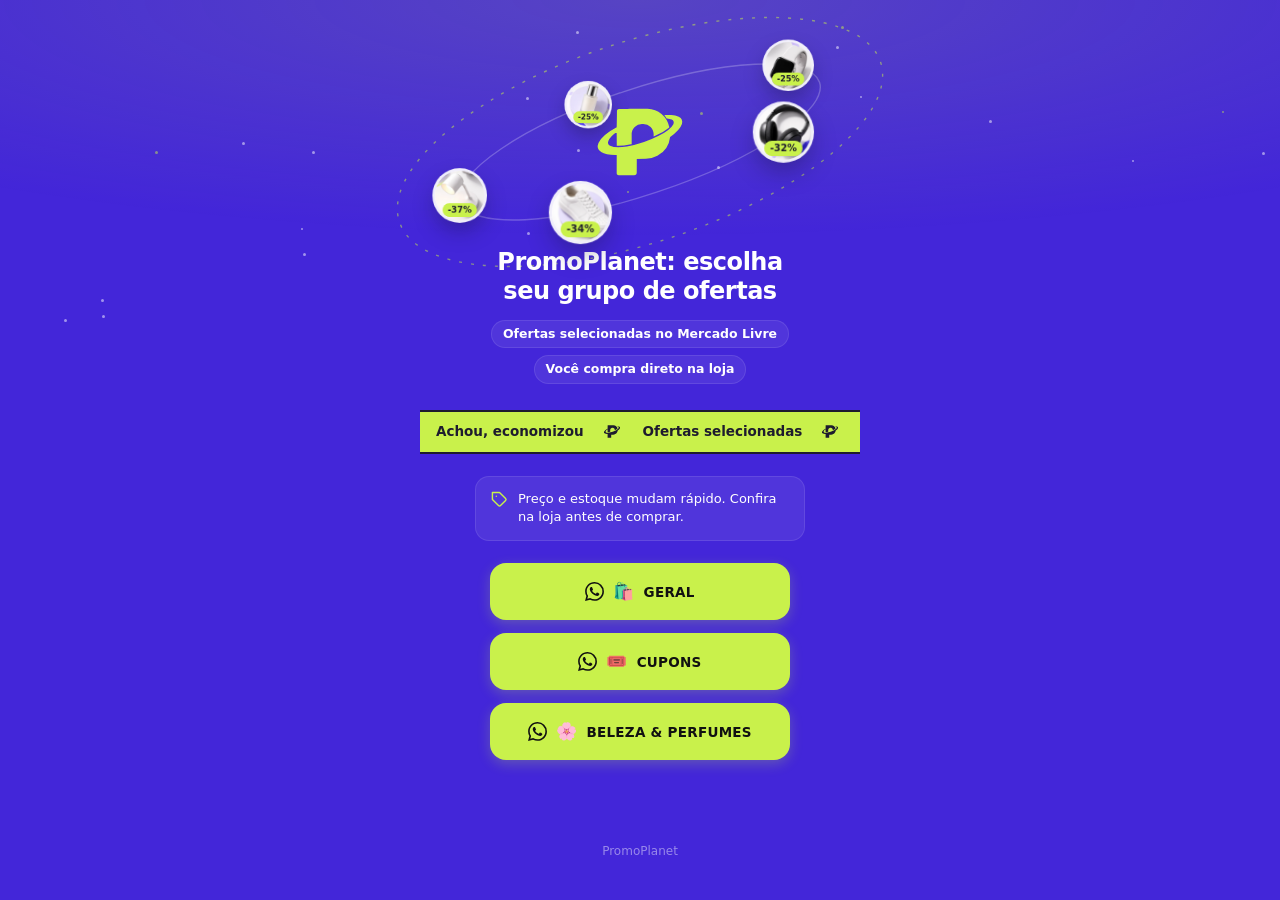
<file: linktree-previa-oficial/opcao-b.html>
<!DOCTYPE html><html lang="pt-BR"><head><meta charset="utf-8"><meta name="viewport" content="width=device-width,initial-scale=1,viewport-fit=cover"><meta name="robots" content="noindex"><meta name="theme-color" content="#4326D9"><title>PromoPlanet: escolha seu grupo de ofertas</title><style>*{box-sizing:border-box}body{margin:0;min-height:100dvh;font-family:system-ui,-apple-system,'Segoe UI',Roboto,sans-serif;background:#4326D9;color:#FFFFFF;-webkit-font-smoothing:antialiased;display:flex;flex-direction:column}.brilho{position:fixed;inset:0 0 auto;height:340px;background:radial-gradient(120% 100% at 50% 0,#C9F14B26,transparent 70%);pointer-events:none}.w{position:relative;width:100%;max-width:440px;margin:0 auto;padding:clamp(24px,7vw,44px) 18px calc(40px + env(safe-area-inset-bottom));flex:1;display:flex;flex-direction:column}.topo{text-align:center;margin-bottom:26px}.marca{height:26px;max-width:150px;object-fit:contain;opacity:.75;margin-bottom:22px}.av{width:clamp(76px,22vw,100px);height:clamp(76px,22vw,100px);border-radius:50%;object-fit:cover;margin-bottom:18px;box-shadow:0 0 0 3px #C9F14B59,0 10px 30px rgba(0,0,0,.35)}h1{font-size:clamp(18px,5.1vw,24px);line-height:1.2;letter-spacing:-.02em;font-weight:800;margin:0;text-wrap:balance}.sub{font-size:clamp(13px,3.7vw,15px);line-height:1.5;opacity:.6;margin:9px 0 0;text-wrap:pretty}.chips{display:flex;flex-wrap:wrap;justify-content:center;gap:7px;margin-top:14px}.chip{font-size:clamp(11px,3.1vw,12.5px);font-weight:600;line-height:1;padding:7px 11px;border-radius:99px;background:rgba(255,255,255,.07);border:1px solid rgba(255,255,255,.10);white-space:nowrap;max-width:100%;overflow:hidden;text-overflow:ellipsis}.vid{position:relative;aspect-ratio:16/9;width:100%;max-width:330px;margin-left:auto;margin-right:auto;margin-bottom:24px;border-radius:20px;overflow:hidden;cursor:pointer;background:#000;box-shadow:0 14px 38px rgba(0,0,0,.45)}.quadro{position:absolute;inset:0;border-radius:inherit;overflow:hidden}.vid img{width:100%;height:100%;object-fit:cover;display:block}.vid iframe{width:100%;height:100%;border:0;display:block}.vid.on{cursor:pointer}.toque{position:absolute;inset:0;z-index:2;border:0;padding:0;background:transparent;cursor:pointer;display:none}.vid.on .toque{display:block}.pausado{position:absolute;inset:0;z-index:3;display:none;align-items:center;justify-content:center;pointer-events:none;background:rgba(0,0,0,.3)}.pausado.ver{display:flex}.pausado svg{width:64px;height:64px;color:#fff;filter:drop-shadow(0 2px 8px rgba(0,0,0,.6))}.som{position:absolute;left:50%;bottom:12px;transform:translateX(-50%);z-index:4;display:none;border:0;font:inherit;font-size:12px;font-weight:600;color:#fff;background:rgba(0,0,0,.62);backdrop-filter:blur(8px);padding:7px 14px;border-radius:99px;cursor:pointer;white-space:nowrap}.vid.on .som{display:block}.play{position:absolute;inset:0;display:flex;align-items:center;justify-content:center}.play svg{width:26px;height:26px;color:#fff;margin-left:3px}.play::before{content:'';position:absolute;width:64px;height:64px;border-radius:50%;background:rgba(0,0,0,.55);backdrop-filter:blur(6px);border:1.5px solid rgba(255,255,255,.28)}.play svg{position:relative}.lista{display:flex;flex-direction:column;gap:13px;width:100%;max-width:min(100%,clamp(255px,72vw,300px));margin:0 auto}.i{display:flex;align-items:center;justify-content:center;gap:9px;padding:19px 14px;border-radius:16px;background:#C9F14B;color:#111;font-size:13.5px;font-weight:800;letter-spacing:.02em;text-transform:uppercase;text-decoration:none;box-shadow:0 4px 13px #C9F14B3d;transition:transform .12s ease,box-shadow .12s ease}.i .wa{width:19px;height:19px;flex:none}.i .e{font-size:17px;line-height:1;flex:none}.i .t{text-align:center;white-space:nowrap;overflow:hidden;text-overflow:ellipsis}.i.cheio .wa{opacity:.5}.i:active{transform:scale(.975);box-shadow:0 3px 10px #C9F14B40}.i.cheio{background:rgba(255,255,255,.07);color:#FFFFFF;opacity:.72;box-shadow:none;cursor:default;border:1px solid rgba(255,255,255,.10);gap:7px}.i.cheio em{font-style:normal;font-size:9px;font-weight:800;letter-spacing:.04em;opacity:.6;flex:none;padding:3px 6px;border-radius:99px;border:1px solid rgba(255,255,255,.10)}.dest{display:flex;align-items:flex-start;gap:10px;max-width:330px;margin:0 auto 22px;padding:13px 16px;border-radius:14px;background:rgba(255,255,255,.07);border:1px solid rgba(255,255,255,.10);font-size:13px;line-height:1.45;text-align:left}.dest svg{width:17px;height:17px;flex:none;margin-top:1px;color:#C9F14B}.dest{display:flex;align-items:flex-start;gap:10px;max-width:330px;margin:0 auto 22px;padding:13px 15px;border-radius:14px;background:rgba(255,255,255,.07);border:1px solid rgba(255,255,255,.10);font-size:13px;line-height:1.45;text-align:left}.dest svg{width:17px;height:17px;flex:none;margin-top:1px;color:#C9F14B}.rodape{margin-top:auto;padding-top:34px;text-align:center;font-size:12px;opacity:.45;line-height:1.5}</style><style>:root{--pp-sym:#C9F14B;--pp-ring:rgba(255,255,255,.24);--pp-dash:rgba(201,241,75,.5);--pp-pop:rgba(201,241,75,.9);--pp-star:#fff;--pp-bub:rgba(255,255,255,.92)}
:root{--ease:cubic-bezier(.2,.7,.2,1)}
html,body{overflow-x:clip}
.pp-sys{position:relative;height:196px;margin:0 -18px 8px}
.pp-orb{position:absolute;inset:0;width:100%;height:100%;overflow:visible;pointer-events:none}
.pp-orb ellipse{fill:none;stroke:var(--pp-ring);stroke-width:1.4}
.pp-orb ellipse+ellipse{stroke:var(--pp-dash);stroke-dasharray:3 9}
.pp-p{position:absolute;left:50%;top:50%;width:92px;transform:translate(-50%,-50%);z-index:2;overflow:visible}
.pp-p path{fill:var(--pp-sym);fill-opacity:0;stroke:var(--pp-sym);stroke-width:7;stroke-dasharray:1;stroke-dashoffset:1;animation:ppDraw .9s var(--ease) .1s forwards,ppFill .4s ease .8s forwards}
@keyframes ppDraw{to{stroke-dashoffset:0}}
@keyframes ppFill{to{fill-opacity:1}}
.pp-b{position:absolute;left:0;top:0;width:58px;height:58px;border-radius:50%;overflow:hidden;background:#fff;box-shadow:0 0 0 3px var(--pp-bub),0 12px 26px rgba(20,18,42,.34);will-change:transform;z-index:1}
.pp-b img{width:100%;height:100%;object-fit:cover;display:block}
.pp-b::after{content:attr(data-off);position:absolute;left:50%;bottom:4px;transform:translateX(-50%);background:#C9F14B;color:#1E1C2E;font:800 10px/1 system-ui,sans-serif;padding:3px 6px;border-radius:999px;white-space:nowrap}
.pp-st{position:fixed;inset:0 0 auto;height:340px;pointer-events:none;overflow:hidden}
.pp-st i{position:absolute;width:3px;height:3px;border-radius:50%;background:var(--pp-star);opacity:.5;animation:ppTw 4s ease-in-out infinite}
@keyframes ppTw{0%,100%{opacity:.15;transform:scale(.7)}50%{opacity:.8;transform:scale(1.15)}}
.pp-tick{position:relative;background:#C9F14B;color:#1E1C2E;overflow:hidden;border-block:2px solid #1E1C2E;margin:0 -18px 22px}
.pp-tick-t{display:flex;width:max-content;animation:ppMq 46s linear infinite}
.pp-tick:hover .pp-tick-t{animation-play-state:paused}
.pp-tick-g{display:flex;flex:none}
.pp-tick span{display:inline-flex;align-items:center;gap:9px;height:40px;padding:0 6px 0 16px;font:800 13.5px/1 system-ui,sans-serif;white-space:nowrap}
.pp-tick svg{width:18px;height:15px;margin-left:10px;flex:none}
@keyframes ppMq{to{transform:translateX(-50%)}}
@keyframes ppRise{from{opacity:0;transform:translateY(18px)}}
.topo h1,.chips,.pp-tick,.dest,.lista>.i,.rodape{animation:ppRise .8s var(--ease) calc(var(--i,0)*90ms + 250ms) both}
.topo h1{--i:1}.chips{--i:2}.pp-tick{--i:3}.dest{--i:4}.rodape{--i:11}
.lista>.i:nth-child(1){--i:5}.lista>.i:nth-child(2){--i:6}.lista>.i:nth-child(3){--i:7}.lista>.i:nth-child(4){--i:8}.lista>.i:nth-child(5){--i:9}.lista>.i:nth-child(6){--i:10}
.lista>a.i:first-child{animation:ppRise .8s var(--ease) calc(var(--i,0)*90ms + 250ms) both,ppPop .9s var(--ease) 1.9s}
@keyframes ppPop{0%{transform:scale(.96);box-shadow:0 0 0 0 var(--pp-pop)}60%{box-shadow:0 0 0 14px transparent}100%{transform:none}}
.i{position:relative;overflow:hidden;transition:transform .3s var(--ease),box-shadow .3s}
.i::after{content:"";position:absolute;width:150%;height:60%;left:-25%;top:20%;border:1.5px solid currentColor;border-radius:50%;opacity:0;transform:rotate(-18.4deg) scale(.6);transition:opacity .35s,transform .5s var(--ease);pointer-events:none}
a.i:hover::after,a.i:focus-visible::after,a.i:active::after{opacity:.3;transform:rotate(-18.4deg) scale(1)}
a.i:hover{transform:translateY(-2px)}
a.i:active{transform:scale(.975)}
.i.cheio::after{display:none}
.pp-burst{position:fixed;width:8px;height:8px;margin:-4px 0 0 -4px;border-radius:50%;background:#C9F14B;pointer-events:none;z-index:50;animation:ppBs .7s var(--ease) forwards}
@keyframes ppBs{to{transform:translate(var(--bx),var(--by)) scale(.2);opacity:0}}
.pp-toast{position:fixed;left:50%;bottom:22px;max-width:calc(100% - 36px);transform:translate(-50%,16px);background:#1E1C2E;color:#fff;border:1px solid rgba(201,241,75,.55);border-radius:14px;padding:11px 15px;font:600 13px/1.4 system-ui,sans-serif;opacity:0;pointer-events:none;transition:opacity .3s,transform .4s var(--ease);z-index:60;text-align:center}
.pp-toast.on{opacity:1;transform:translate(-50%,0)}
@media (prefers-reduced-motion:reduce){html .pp-st i,html .pp-tick-t,html .pp-p path,html .topo h1,html .chips,html .pp-tick,html .dest,html .lista>.i,html .rodape,html .i::after{animation:none!important;transition:none!important}html .pp-p path{fill-opacity:1;stroke-dashoffset:0}}
html.pp-calm .pp-st i,html.pp-calm .pp-tick-t,html.pp-calm .pp-p path,html.pp-calm .topo h1,html.pp-calm .chips,html.pp-calm .pp-tick,html.pp-calm .dest,html.pp-calm .lista>.i,html.pp-calm .rodape,html.pp-calm .i::after{animation:none!important;transition:none!important}html.pp-calm .pp-p path{fill-opacity:1;stroke-dashoffset:0}
</style></head><body><div class="brilho"></div><div class="w"><div class="topo"><svg width="0" height="0" style="position:absolute" aria-hidden="true"><symbol id="ppsym" viewBox="143.37 331.76 398.83 321.62"><path d="M478.78,379.49c11.05,0,21.27,2.5,30.55,7.25,10.26,5.25,15.07,15.8,11.92,26.95-7.3,23.07-31.22,41.42-51.2,55.52-3.68,34.45-23.37,63.79-53.59,80.06-15.11,8.08-31.02,12.86-48.32,12.93l-42.77.17-.2,62.64c-.01,4.15-3.37,8.23-7.71,8.24l-66.63.13c-4.19,0-5.63-2.98-5.62-6.75l.12-80.88c-23.98.81-50.07.1-69.03-12.55-12.18-7.55-16.05-21.75-10.34-34.98,12.37-28.64,50.55-52.69,79.17-67.99l.57-24.8c.37-15.96.7-31.51.72-47.46,0-3.21,2.4-4.98,5.42-4.88,12.02.36,23.26-.19,35.37-.44,29.63-.61,58.31-1.53,87.91-.24,45.54,1.97,80.59,31.46,90.96,75.25-18.66,15.48-38.51,26.5-60.68,35.84,1.41-31.17-21.71-54.02-51.32-52.48-28.99-1.63-52.16,21.08-50.88,50.13v37.85c-18.67,3.73-37.25,7.22-57.63,6.54l-.44-62.56c-17.2,11-35.64,25.91-42.72,43.67-4.03,10.09-.45,20.33,9.35,25.31,20.14,10.23,50.87,7.59,74.65,3.64,48.71-8.1,95.08-23.81,138.86-46.55,21.48-11.16,55.78-32.3,65.24-52.13,4.94-10.35,1.24-20.2-8.79-24.94-6.74-3.19-13.9-4.48-21.52-5.11l-5.15-7.35h23.72Z"/></symbol></svg><div class="pp-st" aria-hidden="true"><i style="left:49.0%;top:56.1%;animation-delay:-0.46s;background:#C9F14B;width:2px;height:2px"></i><i style="left:24.4%;top:44.3%;animation-delay:-2.03s;"></i><i style="left:7.9%;top:87.9%;animation-delay:-2.36s;"></i><i style="left:41.1%;top:28.4%;animation-delay:-3.13s;"></i><i style="left:65.7%;top:7.7%;animation-delay:-1.99s;background:#C9F14B;"></i><i style="left:23.5%;top:67.2%;animation-delay:-0.63s;width:2px;height:2px"></i><i style="left:56.0%;top:48.7%;animation-delay:-0.70s;"></i><i style="left:5.0%;top:93.9%;animation-delay:-3.88s;"></i><i style="left:12.1%;top:44.4%;animation-delay:-3.82s;background:#C9F14B;"></i><i style="left:18.9%;top:41.9%;animation-delay:-2.20s;"></i><i style="left:67.2%;top:28.1%;animation-delay:-0.68s;width:2px;height:2px"></i><i style="left:98.6%;top:44.6%;animation-delay:-0.93s;"></i><i style="left:54.7%;top:33.0%;animation-delay:-0.61s;background:#C9F14B;"></i><i style="left:77.3%;top:35.2%;animation-delay:-1.40s;"></i><i style="left:8.0%;top:92.6%;animation-delay:-0.95s;"></i><i style="left:88.4%;top:47.1%;animation-delay:-0.94s;width:2px;height:2px"></i><i style="left:60.3%;top:40.2%;animation-delay:-3.04s;background:#C9F14B;"></i><i style="left:65.3%;top:13.6%;animation-delay:-0.90s;"></i><i style="left:45.0%;top:9.0%;animation-delay:-0.19s;"></i><i style="left:41.2%;top:68.1%;animation-delay:-2.59s;"></i><i style="left:95.5%;top:32.5%;animation-delay:-1.75s;background:#C9F14B;width:2px;height:2px"></i><i style="left:49.6%;top:43.9%;animation-delay:-3.35s;"></i><i style="left:45.1%;top:43.9%;animation-delay:-1.06s;"></i><i style="left:23.7%;top:74.3%;animation-delay:-0.53s;"></i></div><div class="pp-sys" id="pp-sys" aria-hidden="true"><svg class="pp-orb"><ellipse/><ellipse/></svg><span class="pp-b" data-off="-32%"><img src="img/pr_fone.webp" alt="" width="116" height="116"></span><span class="pp-b" data-off="-34%"><img src="img/pr_tenis.webp" alt="" width="116" height="116"></span><span class="pp-b" data-off="-37%"><img src="img/pr_luminaria.webp" alt="" width="116" height="116"></span><span class="pp-b" data-off="-25%"><img src="img/pr_frasco.webp" alt="" width="116" height="116"></span><span class="pp-b" data-off="-25%"><img src="img/pr_relogio.webp" alt="" width="116" height="116"></span><svg class="pp-p" viewBox="143.37 331.76 398.83 321.62"><path pathLength="1" d="M478.78,379.49c11.05,0,21.27,2.5,30.55,7.25,10.26,5.25,15.07,15.8,11.92,26.95-7.3,23.07-31.22,41.42-51.2,55.52-3.68,34.45-23.37,63.79-53.59,80.06-15.11,8.08-31.02,12.86-48.32,12.93l-42.77.17-.2,62.64c-.01,4.15-3.37,8.23-7.71,8.24l-66.63.13c-4.19,0-5.63-2.98-5.62-6.75l.12-80.88c-23.98.81-50.07.1-69.03-12.55-12.18-7.55-16.05-21.75-10.34-34.98,12.37-28.64,50.55-52.69,79.17-67.99l.57-24.8c.37-15.96.7-31.51.72-47.46,0-3.21,2.4-4.98,5.42-4.88,12.02.36,23.26-.19,35.37-.44,29.63-.61,58.31-1.53,87.91-.24,45.54,1.97,80.59,31.46,90.96,75.25-18.66,15.48-38.51,26.5-60.68,35.84,1.41-31.17-21.71-54.02-51.32-52.48-28.99-1.63-52.16,21.08-50.88,50.13v37.85c-18.67,3.73-37.25,7.22-57.63,6.54l-.44-62.56c-17.2,11-35.64,25.91-42.72,43.67-4.03,10.09-.45,20.33,9.35,25.31,20.14,10.23,50.87,7.59,74.65,3.64,48.71-8.1,95.08-23.81,138.86-46.55,21.48-11.16,55.78-32.3,65.24-52.13,4.94-10.35,1.24-20.2-8.79-24.94-6.74-3.19-13.9-4.48-21.52-5.11l-5.15-7.35h23.72Z"/></svg></div><h1>PromoPlanet: escolha seu grupo de ofertas</h1><div class="chips"><span class="chip">Ofertas selecionadas no Mercado Livre</span><span class="chip">Você compra direto na loja</span></div></div><div class="pp-tick" aria-hidden="true"><div class="pp-tick-t"><div class="pp-tick-g"><span>Achou, economizou<svg viewBox="0 0 398.83 321.62" fill="#1E1C2E" aria-hidden="true"><use href="#ppsym"/></svg></span><span>Ofertas selecionadas<svg viewBox="0 0 398.83 321.62" fill="#1E1C2E" aria-hidden="true"><use href="#ppsym"/></svg></span><span>Você compra direto na loja<svg viewBox="0 0 398.83 321.62" fill="#1E1C2E" aria-hidden="true"><use href="#ppsym"/></svg></span><span>Preço e estoque mudam rápido<svg viewBox="0 0 398.83 321.62" fill="#1E1C2E" aria-hidden="true"><use href="#ppsym"/></svg></span></div><div class="pp-tick-g"><span>Achou, economizou<svg viewBox="0 0 398.83 321.62" fill="#1E1C2E" aria-hidden="true"><use href="#ppsym"/></svg></span><span>Ofertas selecionadas<svg viewBox="0 0 398.83 321.62" fill="#1E1C2E" aria-hidden="true"><use href="#ppsym"/></svg></span><span>Você compra direto na loja<svg viewBox="0 0 398.83 321.62" fill="#1E1C2E" aria-hidden="true"><use href="#ppsym"/></svg></span><span>Preço e estoque mudam rápido<svg viewBox="0 0 398.83 321.62" fill="#1E1C2E" aria-hidden="true"><use href="#ppsym"/></svg></span></div></div></div><div class="dest"><svg viewBox="0 0 24 24" fill="none" stroke="currentColor" stroke-width="2" stroke-linecap="round" stroke-linejoin="round"><path d="M7.5 7.5h.01"/><path d="M20.59 13.41 13.42 20.6a2 2 0 0 1-2.83 0L2 12V2h10l8.59 8.59a2 2 0 0 1 0 2.82Z"/></svg><span>Preço e estoque mudam rápido. Confira na loja antes de comprar.</span></div><div class="lista"><a class="i" data-n="outros" data-p="1" href="#"><svg class="wa" viewBox="0 0 24 24" fill="currentColor" aria-hidden="true"><path d="M17.472 14.382c-.297-.149-1.758-.867-2.03-.967-.273-.099-.471-.148-.67.15-.197.297-.767.966-.94 1.164-.173.199-.347.223-.644.075-.297-.15-1.255-.463-2.39-1.475-.883-.788-1.48-1.761-1.653-2.059-.173-.297-.018-.458.13-.606.134-.133.298-.347.446-.52.149-.174.198-.298.298-.497.099-.198.05-.371-.025-.52-.075-.149-.669-1.612-.916-2.207-.242-.579-.487-.5-.669-.51-.173-.008-.371-.01-.57-.01-.198 0-.52.074-.792.372-.272.297-1.04 1.016-1.04 2.479 0 1.462 1.065 2.875 1.213 3.074.149.198 2.096 3.2 5.077 4.487.709.306 1.262.489 1.694.625.712.227 1.36.195 1.871.118.571-.085 1.758-.719 2.006-1.413.248-.694.248-1.289.173-1.413-.074-.124-.272-.198-.57-.347m-5.421 7.403h-.004a9.87 9.87 0 0 1-5.031-1.378l-.361-.214-3.741.982.998-3.648-.235-.374a9.86 9.86 0 0 1-1.51-5.26c.001-5.45 4.436-9.884 9.888-9.884 2.64 0 5.122 1.03 6.988 2.898a9.825 9.825 0 0 1 2.893 6.994c-.003 5.45-4.437 9.884-9.885 9.884m8.413-18.297A11.815 11.815 0 0 0 12.05 0C5.495 0 .16 5.335.157 11.892c0 2.096.547 4.142 1.588 5.945L.057 24l6.305-1.654a11.882 11.882 0 0 0 5.683 1.448h.005c6.554 0 11.89-5.335 11.893-11.893a11.821 11.821 0 0 0-3.48-8.413z"/></svg><span class="e">🛍️</span><span class="t">Geral</span></a><a class="i" data-n="achadinho" data-p="2" href="#"><svg class="wa" viewBox="0 0 24 24" fill="currentColor" aria-hidden="true"><path d="M17.472 14.382c-.297-.149-1.758-.867-2.03-.967-.273-.099-.471-.148-.67.15-.197.297-.767.966-.94 1.164-.173.199-.347.223-.644.075-.297-.15-1.255-.463-2.39-1.475-.883-.788-1.48-1.761-1.653-2.059-.173-.297-.018-.458.13-.606.134-.133.298-.347.446-.52.149-.174.198-.298.298-.497.099-.198.05-.371-.025-.52-.075-.149-.669-1.612-.916-2.207-.242-.579-.487-.5-.669-.51-.173-.008-.371-.01-.57-.01-.198 0-.52.074-.792.372-.272.297-1.04 1.016-1.04 2.479 0 1.462 1.065 2.875 1.213 3.074.149.198 2.096 3.2 5.077 4.487.709.306 1.262.489 1.694.625.712.227 1.36.195 1.871.118.571-.085 1.758-.719 2.006-1.413.248-.694.248-1.289.173-1.413-.074-.124-.272-.198-.57-.347m-5.421 7.403h-.004a9.87 9.87 0 0 1-5.031-1.378l-.361-.214-3.741.982.998-3.648-.235-.374a9.86 9.86 0 0 1-1.51-5.26c.001-5.45 4.436-9.884 9.888-9.884 2.64 0 5.122 1.03 6.988 2.898a9.825 9.825 0 0 1 2.893 6.994c-.003 5.45-4.437 9.884-9.885 9.884m8.413-18.297A11.815 11.815 0 0 0 12.05 0C5.495 0 .16 5.335.157 11.892c0 2.096.547 4.142 1.588 5.945L.057 24l6.305-1.654a11.882 11.882 0 0 0 5.683 1.448h.005c6.554 0 11.89-5.335 11.893-11.893a11.821 11.821 0 0 0-3.48-8.413z"/></svg><span class="e">🎟️</span><span class="t">Cupons</span></a><a class="i" data-n="perfumaria" data-p="3" href="#"><svg class="wa" viewBox="0 0 24 24" fill="currentColor" aria-hidden="true"><path d="M17.472 14.382c-.297-.149-1.758-.867-2.03-.967-.273-.099-.471-.148-.67.15-.197.297-.767.966-.94 1.164-.173.199-.347.223-.644.075-.297-.15-1.255-.463-2.39-1.475-.883-.788-1.48-1.761-1.653-2.059-.173-.297-.018-.458.13-.606.134-.133.298-.347.446-.52.149-.174.198-.298.298-.497.099-.198.05-.371-.025-.52-.075-.149-.669-1.612-.916-2.207-.242-.579-.487-.5-.669-.51-.173-.008-.371-.01-.57-.01-.198 0-.52.074-.792.372-.272.297-1.04 1.016-1.04 2.479 0 1.462 1.065 2.875 1.213 3.074.149.198 2.096 3.2 5.077 4.487.709.306 1.262.489 1.694.625.712.227 1.36.195 1.871.118.571-.085 1.758-.719 2.006-1.413.248-.694.248-1.289.173-1.413-.074-.124-.272-.198-.57-.347m-5.421 7.403h-.004a9.87 9.87 0 0 1-5.031-1.378l-.361-.214-3.741.982.998-3.648-.235-.374a9.86 9.86 0 0 1-1.51-5.26c.001-5.45 4.436-9.884 9.888-9.884 2.64 0 5.122 1.03 6.988 2.898a9.825 9.825 0 0 1 2.893 6.994c-.003 5.45-4.437 9.884-9.885 9.884m8.413-18.297A11.815 11.815 0 0 0 12.05 0C5.495 0 .16 5.335.157 11.892c0 2.096.547 4.142 1.588 5.945L.057 24l6.305-1.654a11.882 11.882 0 0 0 5.683 1.448h.005c6.554 0 11.89-5.335 11.893-11.893a11.821 11.821 0 0 0-3.48-8.413z"/></svg><span class="e">🌸</span><span class="t">Beleza &amp; Perfumes</span></a></div><div class="rodape">PromoPlanet</div></div><script>(function(){
var D=document,H=D.documentElement,sys=D.getElementById('pp-sys');
function calm(){return H.classList.contains('pp-calm')||matchMedia('(prefers-reduced-motion:reduce)').matches}
if(sys){var bs=[].slice.call(sys.querySelectorAll('.pp-b')),L=sys.querySelector('.pp-orb'),es=L.querySelectorAll('ellipse'),PHI=-18.4*Math.PI/180,cp=Math.cos(PHI),sp=Math.sin(PHI),g={},raf=0,on=false,t0=performance.now();
function measure(){var r=sys.getBoundingClientRect();g.cx=r.width/2;g.cy=r.height/2;g.rx=Math.min(r.width*.43,250);g.ry=Math.min(r.height*.27,60);g.bs=bs[0].offsetWidth;L.setAttribute('viewBox','0 0 '+r.width.toFixed(0)+' '+r.height.toFixed(0));[[1,1],[1.34,1.9]].forEach(function(m,j){es[j].setAttribute('cx',g.cx);es[j].setAttribute('cy',g.cy);es[j].setAttribute('rx',(g.rx*m[0]).toFixed(1));es[j].setAttribute('ry',(g.ry*m[1]).toFixed(1));es[j].setAttribute('transform','rotate(-18.4 '+g.cx+' '+g.cy+')')})}
function frame(ts){var a0=(ts-t0)/1000*(Math.PI*2/48)+.6;bs.forEach(function(b,i){var a=a0+i*Math.PI*2/bs.length,c=Math.cos(a),sn=Math.sin(a),x=g.cx+g.rx*c*cp-g.ry*sn*sp,y=g.cy+g.rx*c*sp+g.ry*sn*cp,d=(sn+1)/2;b.style.transform='translate3d('+(x-g.bs/2).toFixed(1)+'px,'+(y-g.bs/2).toFixed(1)+'px,0) scale('+(.74+.26*d).toFixed(3)+')';b.style.zIndex=sn>0?3:1});if(on&&!calm())raf=requestAnimationFrame(frame);else on=false}
function start(){if(on||calm())return;on=true;raf=requestAnimationFrame(frame)}
measure();frame(performance.now());start();
addEventListener('resize',function(){measure();frame(performance.now())});
D.addEventListener('visibilitychange',function(){if(D.hidden){on=false;cancelAnimationFrame(raf)}else start()});
addEventListener('message',function(e){if(e.data&&e.data.pp==='calm'){H.classList.toggle('pp-calm',!!e.data.on);if(e.data.on){on=false;cancelAnimationFrame(raf)}else start()}});
}
var tt=D.createElement('div');tt.className='pp-toast';D.body.appendChild(tt);var tm=0;
function toast(m){tt.textContent=m;tt.classList.add('on');clearTimeout(tm);tm=setTimeout(function(){tt.classList.remove('on')},2600)}
function item(e){return e.target&&e.target.closest?e.target.closest('a.i'):null}
D.addEventListener('pointerdown',function(e){if(!item(e)||calm())return;for(var i=0;i<8;i++){var d=D.createElement('i'),a=Math.PI*2*i/8+Math.random()*.5,r=26+Math.random()*26;d.className='pp-burst';d.style.left=e.clientX+'px';d.style.top=e.clientY+'px';d.style.setProperty('--bx',Math.cos(a)*r+'px');d.style.setProperty('--by',Math.sin(a)*r+'px');D.body.appendChild(d);setTimeout(function(n){n.remove()},750,d)}});
D.addEventListener('click',function(e){var a=item(e);if(!a)return;e.preventDefault();toast('Prévia: aqui a pessoa entra no grupo de WhatsApp "'+a.querySelector('.t').textContent+'".')},true);
})();</script></body></html>
</file>
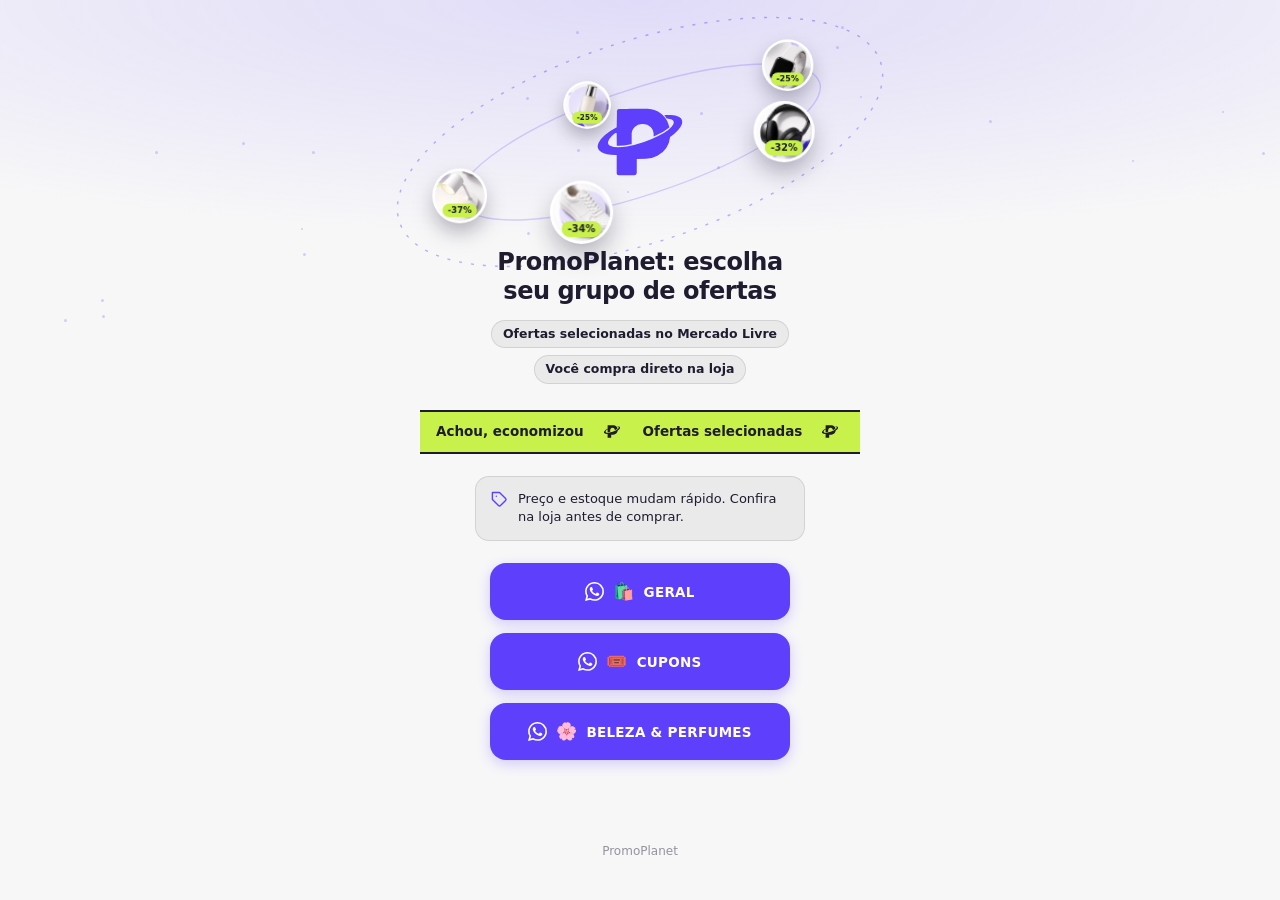
<file: linktree-previa-oficial/opcao-c.html>
<!DOCTYPE html><html lang="pt-BR"><head><meta charset="utf-8"><meta name="viewport" content="width=device-width,initial-scale=1,viewport-fit=cover"><meta name="robots" content="noindex"><meta name="theme-color" content="#F7F7F8"><title>PromoPlanet: escolha seu grupo de ofertas</title><style>*{box-sizing:border-box}body{margin:0;min-height:100dvh;font-family:system-ui,-apple-system,'Segoe UI',Roboto,sans-serif;background:#F7F7F8;color:#1E1C2E;-webkit-font-smoothing:antialiased;display:flex;flex-direction:column}.brilho{position:fixed;inset:0 0 auto;height:340px;background:radial-gradient(120% 100% at 50% 0,#5D3FFC26,transparent 70%);pointer-events:none}.w{position:relative;width:100%;max-width:440px;margin:0 auto;padding:clamp(24px,7vw,44px) 18px calc(40px + env(safe-area-inset-bottom));flex:1;display:flex;flex-direction:column}.topo{text-align:center;margin-bottom:26px}.marca{height:26px;max-width:150px;object-fit:contain;opacity:.75;margin-bottom:22px}.av{width:clamp(76px,22vw,100px);height:clamp(76px,22vw,100px);border-radius:50%;object-fit:cover;margin-bottom:18px;box-shadow:0 0 0 3px #5D3FFC59,0 10px 30px rgba(0,0,0,.35)}h1{font-size:clamp(18px,5.1vw,24px);line-height:1.2;letter-spacing:-.02em;font-weight:800;margin:0;text-wrap:balance}.sub{font-size:clamp(13px,3.7vw,15px);line-height:1.5;opacity:.6;margin:9px 0 0;text-wrap:pretty}.chips{display:flex;flex-wrap:wrap;justify-content:center;gap:7px;margin-top:14px}.chip{font-size:clamp(11px,3.1vw,12.5px);font-weight:600;line-height:1;padding:7px 11px;border-radius:99px;background:rgba(0,0,0,.05);border:1px solid rgba(0,0,0,.10);white-space:nowrap;max-width:100%;overflow:hidden;text-overflow:ellipsis}.vid{position:relative;aspect-ratio:16/9;width:100%;max-width:330px;margin-left:auto;margin-right:auto;margin-bottom:24px;border-radius:20px;overflow:hidden;cursor:pointer;background:#000;box-shadow:0 14px 38px rgba(0,0,0,.45)}.quadro{position:absolute;inset:0;border-radius:inherit;overflow:hidden}.vid img{width:100%;height:100%;object-fit:cover;display:block}.vid iframe{width:100%;height:100%;border:0;display:block}.vid.on{cursor:pointer}.toque{position:absolute;inset:0;z-index:2;border:0;padding:0;background:transparent;cursor:pointer;display:none}.vid.on .toque{display:block}.pausado{position:absolute;inset:0;z-index:3;display:none;align-items:center;justify-content:center;pointer-events:none;background:rgba(0,0,0,.3)}.pausado.ver{display:flex}.pausado svg{width:64px;height:64px;color:#fff;filter:drop-shadow(0 2px 8px rgba(0,0,0,.6))}.som{position:absolute;left:50%;bottom:12px;transform:translateX(-50%);z-index:4;display:none;border:0;font:inherit;font-size:12px;font-weight:600;color:#fff;background:rgba(0,0,0,.62);backdrop-filter:blur(8px);padding:7px 14px;border-radius:99px;cursor:pointer;white-space:nowrap}.vid.on .som{display:block}.play{position:absolute;inset:0;display:flex;align-items:center;justify-content:center}.play svg{width:26px;height:26px;color:#fff;margin-left:3px}.play::before{content:'';position:absolute;width:64px;height:64px;border-radius:50%;background:rgba(0,0,0,.55);backdrop-filter:blur(6px);border:1.5px solid rgba(255,255,255,.28)}.play svg{position:relative}.lista{display:flex;flex-direction:column;gap:13px;width:100%;max-width:min(100%,clamp(255px,72vw,300px));margin:0 auto}.i{display:flex;align-items:center;justify-content:center;gap:9px;padding:19px 14px;border-radius:16px;background:#5D3FFC;color:#fff;font-size:13.5px;font-weight:800;letter-spacing:.02em;text-transform:uppercase;text-decoration:none;box-shadow:0 4px 13px #5D3FFC3d;transition:transform .12s ease,box-shadow .12s ease}.i .wa{width:19px;height:19px;flex:none}.i .e{font-size:17px;line-height:1;flex:none}.i .t{text-align:center;white-space:nowrap;overflow:hidden;text-overflow:ellipsis}.i.cheio .wa{opacity:.5}.i:active{transform:scale(.975);box-shadow:0 3px 10px #5D3FFC40}.i.cheio{background:rgba(0,0,0,.05);color:#1E1C2E;opacity:.72;box-shadow:none;cursor:default;border:1px solid rgba(0,0,0,.10);gap:7px}.i.cheio em{font-style:normal;font-size:9px;font-weight:800;letter-spacing:.04em;opacity:.6;flex:none;padding:3px 6px;border-radius:99px;border:1px solid rgba(0,0,0,.10)}.dest{display:flex;align-items:flex-start;gap:10px;max-width:330px;margin:0 auto 22px;padding:13px 16px;border-radius:14px;background:rgba(0,0,0,.05);border:1px solid rgba(0,0,0,.10);font-size:13px;line-height:1.45;text-align:left}.dest svg{width:17px;height:17px;flex:none;margin-top:1px;color:#5D3FFC}.dest{display:flex;align-items:flex-start;gap:10px;max-width:330px;margin:0 auto 22px;padding:13px 15px;border-radius:14px;background:rgba(0,0,0,.05);border:1px solid rgba(0,0,0,.10);font-size:13px;line-height:1.45;text-align:left}.dest svg{width:17px;height:17px;flex:none;margin-top:1px;color:#5D3FFC}.rodape{margin-top:auto;padding-top:34px;text-align:center;font-size:12px;opacity:.45;line-height:1.5}</style><style>:root{--pp-sym:#5D3FFC;--pp-ring:rgba(93,63,252,.22);--pp-dash:rgba(93,63,252,.4);--pp-pop:rgba(93,63,252,.55);--pp-star:rgba(93,63,252,.45);--pp-bub:#fff}
:root{--ease:cubic-bezier(.2,.7,.2,1)}
html,body{overflow-x:clip}
.pp-sys{position:relative;height:196px;margin:0 -18px 8px}
.pp-orb{position:absolute;inset:0;width:100%;height:100%;overflow:visible;pointer-events:none}
.pp-orb ellipse{fill:none;stroke:var(--pp-ring);stroke-width:1.4}
.pp-orb ellipse+ellipse{stroke:var(--pp-dash);stroke-dasharray:3 9}
.pp-p{position:absolute;left:50%;top:50%;width:92px;transform:translate(-50%,-50%);z-index:2;overflow:visible}
.pp-p path{fill:var(--pp-sym);fill-opacity:0;stroke:var(--pp-sym);stroke-width:7;stroke-dasharray:1;stroke-dashoffset:1;animation:ppDraw .9s var(--ease) .1s forwards,ppFill .4s ease .8s forwards}
@keyframes ppDraw{to{stroke-dashoffset:0}}
@keyframes ppFill{to{fill-opacity:1}}
.pp-b{position:absolute;left:0;top:0;width:58px;height:58px;border-radius:50%;overflow:hidden;background:#fff;box-shadow:0 0 0 3px var(--pp-bub),0 12px 26px rgba(20,18,42,.34);will-change:transform;z-index:1}
.pp-b img{width:100%;height:100%;object-fit:cover;display:block}
.pp-b::after{content:attr(data-off);position:absolute;left:50%;bottom:4px;transform:translateX(-50%);background:#C9F14B;color:#1E1C2E;font:800 10px/1 system-ui,sans-serif;padding:3px 6px;border-radius:999px;white-space:nowrap}
.pp-st{position:fixed;inset:0 0 auto;height:340px;pointer-events:none;overflow:hidden}
.pp-st i{position:absolute;width:3px;height:3px;border-radius:50%;background:var(--pp-star);opacity:.5;animation:ppTw 4s ease-in-out infinite}
@keyframes ppTw{0%,100%{opacity:.15;transform:scale(.7)}50%{opacity:.8;transform:scale(1.15)}}
.pp-tick{position:relative;background:#C9F14B;color:#1E1C2E;overflow:hidden;border-block:2px solid #1E1C2E;margin:0 -18px 22px}
.pp-tick-t{display:flex;width:max-content;animation:ppMq 46s linear infinite}
.pp-tick:hover .pp-tick-t{animation-play-state:paused}
.pp-tick-g{display:flex;flex:none}
.pp-tick span{display:inline-flex;align-items:center;gap:9px;height:40px;padding:0 6px 0 16px;font:800 13.5px/1 system-ui,sans-serif;white-space:nowrap}
.pp-tick svg{width:18px;height:15px;margin-left:10px;flex:none}
@keyframes ppMq{to{transform:translateX(-50%)}}
@keyframes ppRise{from{opacity:0;transform:translateY(18px)}}
.topo h1,.chips,.pp-tick,.dest,.lista>.i,.rodape{animation:ppRise .8s var(--ease) calc(var(--i,0)*90ms + 250ms) both}
.topo h1{--i:1}.chips{--i:2}.pp-tick{--i:3}.dest{--i:4}.rodape{--i:11}
.lista>.i:nth-child(1){--i:5}.lista>.i:nth-child(2){--i:6}.lista>.i:nth-child(3){--i:7}.lista>.i:nth-child(4){--i:8}.lista>.i:nth-child(5){--i:9}.lista>.i:nth-child(6){--i:10}
.lista>a.i:first-child{animation:ppRise .8s var(--ease) calc(var(--i,0)*90ms + 250ms) both,ppPop .9s var(--ease) 1.9s}
@keyframes ppPop{0%{transform:scale(.96);box-shadow:0 0 0 0 var(--pp-pop)}60%{box-shadow:0 0 0 14px transparent}100%{transform:none}}
.i{position:relative;overflow:hidden;transition:transform .3s var(--ease),box-shadow .3s}
.i::after{content:"";position:absolute;width:150%;height:60%;left:-25%;top:20%;border:1.5px solid currentColor;border-radius:50%;opacity:0;transform:rotate(-18.4deg) scale(.6);transition:opacity .35s,transform .5s var(--ease);pointer-events:none}
a.i:hover::after,a.i:focus-visible::after,a.i:active::after{opacity:.3;transform:rotate(-18.4deg) scale(1)}
a.i:hover{transform:translateY(-2px)}
a.i:active{transform:scale(.975)}
.i.cheio::after{display:none}
.pp-burst{position:fixed;width:8px;height:8px;margin:-4px 0 0 -4px;border-radius:50%;background:#C9F14B;pointer-events:none;z-index:50;animation:ppBs .7s var(--ease) forwards}
@keyframes ppBs{to{transform:translate(var(--bx),var(--by)) scale(.2);opacity:0}}
.pp-toast{position:fixed;left:50%;bottom:22px;max-width:calc(100% - 36px);transform:translate(-50%,16px);background:#1E1C2E;color:#fff;border:1px solid rgba(201,241,75,.55);border-radius:14px;padding:11px 15px;font:600 13px/1.4 system-ui,sans-serif;opacity:0;pointer-events:none;transition:opacity .3s,transform .4s var(--ease);z-index:60;text-align:center}
.pp-toast.on{opacity:1;transform:translate(-50%,0)}
@media (prefers-reduced-motion:reduce){html .pp-st i,html .pp-tick-t,html .pp-p path,html .topo h1,html .chips,html .pp-tick,html .dest,html .lista>.i,html .rodape,html .i::after{animation:none!important;transition:none!important}html .pp-p path{fill-opacity:1;stroke-dashoffset:0}}
html.pp-calm .pp-st i,html.pp-calm .pp-tick-t,html.pp-calm .pp-p path,html.pp-calm .topo h1,html.pp-calm .chips,html.pp-calm .pp-tick,html.pp-calm .dest,html.pp-calm .lista>.i,html.pp-calm .rodape,html.pp-calm .i::after{animation:none!important;transition:none!important}html.pp-calm .pp-p path{fill-opacity:1;stroke-dashoffset:0}
</style></head><body><div class="brilho"></div><div class="w"><div class="topo"><svg width="0" height="0" style="position:absolute" aria-hidden="true"><symbol id="ppsym" viewBox="143.37 331.76 398.83 321.62"><path d="M478.78,379.49c11.05,0,21.27,2.5,30.55,7.25,10.26,5.25,15.07,15.8,11.92,26.95-7.3,23.07-31.22,41.42-51.2,55.52-3.68,34.45-23.37,63.79-53.59,80.06-15.11,8.08-31.02,12.86-48.32,12.93l-42.77.17-.2,62.64c-.01,4.15-3.37,8.23-7.71,8.24l-66.63.13c-4.19,0-5.63-2.98-5.62-6.75l.12-80.88c-23.98.81-50.07.1-69.03-12.55-12.18-7.55-16.05-21.75-10.34-34.98,12.37-28.64,50.55-52.69,79.17-67.99l.57-24.8c.37-15.96.7-31.51.72-47.46,0-3.21,2.4-4.98,5.42-4.88,12.02.36,23.26-.19,35.37-.44,29.63-.61,58.31-1.53,87.91-.24,45.54,1.97,80.59,31.46,90.96,75.25-18.66,15.48-38.51,26.5-60.68,35.84,1.41-31.17-21.71-54.02-51.32-52.48-28.99-1.63-52.16,21.08-50.88,50.13v37.85c-18.67,3.73-37.25,7.22-57.63,6.54l-.44-62.56c-17.2,11-35.64,25.91-42.72,43.67-4.03,10.09-.45,20.33,9.35,25.31,20.14,10.23,50.87,7.59,74.65,3.64,48.71-8.1,95.08-23.81,138.86-46.55,21.48-11.16,55.78-32.3,65.24-52.13,4.94-10.35,1.24-20.2-8.79-24.94-6.74-3.19-13.9-4.48-21.52-5.11l-5.15-7.35h23.72Z"/></symbol></svg><div class="pp-st" aria-hidden="true"><i style="left:49.0%;top:56.1%;animation-delay:-0.46s;width:2px;height:2px"></i><i style="left:24.4%;top:44.3%;animation-delay:-2.03s;"></i><i style="left:7.9%;top:87.9%;animation-delay:-2.36s;"></i><i style="left:41.1%;top:28.4%;animation-delay:-3.13s;"></i><i style="left:65.7%;top:7.7%;animation-delay:-1.99s;"></i><i style="left:23.5%;top:67.2%;animation-delay:-0.63s;width:2px;height:2px"></i><i style="left:56.0%;top:48.7%;animation-delay:-0.70s;"></i><i style="left:5.0%;top:93.9%;animation-delay:-3.88s;"></i><i style="left:12.1%;top:44.4%;animation-delay:-3.82s;"></i><i style="left:18.9%;top:41.9%;animation-delay:-2.20s;"></i><i style="left:67.2%;top:28.1%;animation-delay:-0.68s;width:2px;height:2px"></i><i style="left:98.6%;top:44.6%;animation-delay:-0.93s;"></i><i style="left:54.7%;top:33.0%;animation-delay:-0.61s;"></i><i style="left:77.3%;top:35.2%;animation-delay:-1.40s;"></i><i style="left:8.0%;top:92.6%;animation-delay:-0.95s;"></i><i style="left:88.4%;top:47.1%;animation-delay:-0.94s;width:2px;height:2px"></i><i style="left:60.3%;top:40.2%;animation-delay:-3.04s;"></i><i style="left:65.3%;top:13.6%;animation-delay:-0.90s;"></i><i style="left:45.0%;top:9.0%;animation-delay:-0.19s;"></i><i style="left:41.2%;top:68.1%;animation-delay:-2.59s;"></i><i style="left:95.5%;top:32.5%;animation-delay:-1.75s;width:2px;height:2px"></i><i style="left:49.6%;top:43.9%;animation-delay:-3.35s;"></i><i style="left:45.1%;top:43.9%;animation-delay:-1.06s;"></i><i style="left:23.7%;top:74.3%;animation-delay:-0.53s;"></i></div><div class="pp-sys" id="pp-sys" aria-hidden="true"><svg class="pp-orb"><ellipse/><ellipse/></svg><span class="pp-b" data-off="-32%"><img src="img/pr_fone.webp" alt="" width="116" height="116"></span><span class="pp-b" data-off="-34%"><img src="img/pr_tenis.webp" alt="" width="116" height="116"></span><span class="pp-b" data-off="-37%"><img src="img/pr_luminaria.webp" alt="" width="116" height="116"></span><span class="pp-b" data-off="-25%"><img src="img/pr_frasco.webp" alt="" width="116" height="116"></span><span class="pp-b" data-off="-25%"><img src="img/pr_relogio.webp" alt="" width="116" height="116"></span><svg class="pp-p" viewBox="143.37 331.76 398.83 321.62"><path pathLength="1" d="M478.78,379.49c11.05,0,21.27,2.5,30.55,7.25,10.26,5.25,15.07,15.8,11.92,26.95-7.3,23.07-31.22,41.42-51.2,55.52-3.68,34.45-23.37,63.79-53.59,80.06-15.11,8.08-31.02,12.86-48.32,12.93l-42.77.17-.2,62.64c-.01,4.15-3.37,8.23-7.71,8.24l-66.63.13c-4.19,0-5.63-2.98-5.62-6.75l.12-80.88c-23.98.81-50.07.1-69.03-12.55-12.18-7.55-16.05-21.75-10.34-34.98,12.37-28.64,50.55-52.69,79.17-67.99l.57-24.8c.37-15.96.7-31.51.72-47.46,0-3.21,2.4-4.98,5.42-4.88,12.02.36,23.26-.19,35.37-.44,29.63-.61,58.31-1.53,87.91-.24,45.54,1.97,80.59,31.46,90.96,75.25-18.66,15.48-38.51,26.5-60.68,35.84,1.41-31.17-21.71-54.02-51.32-52.48-28.99-1.63-52.16,21.08-50.88,50.13v37.85c-18.67,3.73-37.25,7.22-57.63,6.54l-.44-62.56c-17.2,11-35.64,25.91-42.72,43.67-4.03,10.09-.45,20.33,9.35,25.31,20.14,10.23,50.87,7.59,74.65,3.64,48.71-8.1,95.08-23.81,138.86-46.55,21.48-11.16,55.78-32.3,65.24-52.13,4.94-10.35,1.24-20.2-8.79-24.94-6.74-3.19-13.9-4.48-21.52-5.11l-5.15-7.35h23.72Z"/></svg></div><h1>PromoPlanet: escolha seu grupo de ofertas</h1><div class="chips"><span class="chip">Ofertas selecionadas no Mercado Livre</span><span class="chip">Você compra direto na loja</span></div></div><div class="pp-tick" aria-hidden="true"><div class="pp-tick-t"><div class="pp-tick-g"><span>Achou, economizou<svg viewBox="0 0 398.83 321.62" fill="#1E1C2E" aria-hidden="true"><use href="#ppsym"/></svg></span><span>Ofertas selecionadas<svg viewBox="0 0 398.83 321.62" fill="#1E1C2E" aria-hidden="true"><use href="#ppsym"/></svg></span><span>Você compra direto na loja<svg viewBox="0 0 398.83 321.62" fill="#1E1C2E" aria-hidden="true"><use href="#ppsym"/></svg></span><span>Preço e estoque mudam rápido<svg viewBox="0 0 398.83 321.62" fill="#1E1C2E" aria-hidden="true"><use href="#ppsym"/></svg></span></div><div class="pp-tick-g"><span>Achou, economizou<svg viewBox="0 0 398.83 321.62" fill="#1E1C2E" aria-hidden="true"><use href="#ppsym"/></svg></span><span>Ofertas selecionadas<svg viewBox="0 0 398.83 321.62" fill="#1E1C2E" aria-hidden="true"><use href="#ppsym"/></svg></span><span>Você compra direto na loja<svg viewBox="0 0 398.83 321.62" fill="#1E1C2E" aria-hidden="true"><use href="#ppsym"/></svg></span><span>Preço e estoque mudam rápido<svg viewBox="0 0 398.83 321.62" fill="#1E1C2E" aria-hidden="true"><use href="#ppsym"/></svg></span></div></div></div><div class="dest"><svg viewBox="0 0 24 24" fill="none" stroke="currentColor" stroke-width="2" stroke-linecap="round" stroke-linejoin="round"><path d="M7.5 7.5h.01"/><path d="M20.59 13.41 13.42 20.6a2 2 0 0 1-2.83 0L2 12V2h10l8.59 8.59a2 2 0 0 1 0 2.82Z"/></svg><span>Preço e estoque mudam rápido. Confira na loja antes de comprar.</span></div><div class="lista"><a class="i" data-n="outros" data-p="1" href="#"><svg class="wa" viewBox="0 0 24 24" fill="currentColor" aria-hidden="true"><path d="M17.472 14.382c-.297-.149-1.758-.867-2.03-.967-.273-.099-.471-.148-.67.15-.197.297-.767.966-.94 1.164-.173.199-.347.223-.644.075-.297-.15-1.255-.463-2.39-1.475-.883-.788-1.48-1.761-1.653-2.059-.173-.297-.018-.458.13-.606.134-.133.298-.347.446-.52.149-.174.198-.298.298-.497.099-.198.05-.371-.025-.52-.075-.149-.669-1.612-.916-2.207-.242-.579-.487-.5-.669-.51-.173-.008-.371-.01-.57-.01-.198 0-.52.074-.792.372-.272.297-1.04 1.016-1.04 2.479 0 1.462 1.065 2.875 1.213 3.074.149.198 2.096 3.2 5.077 4.487.709.306 1.262.489 1.694.625.712.227 1.36.195 1.871.118.571-.085 1.758-.719 2.006-1.413.248-.694.248-1.289.173-1.413-.074-.124-.272-.198-.57-.347m-5.421 7.403h-.004a9.87 9.87 0 0 1-5.031-1.378l-.361-.214-3.741.982.998-3.648-.235-.374a9.86 9.86 0 0 1-1.51-5.26c.001-5.45 4.436-9.884 9.888-9.884 2.64 0 5.122 1.03 6.988 2.898a9.825 9.825 0 0 1 2.893 6.994c-.003 5.45-4.437 9.884-9.885 9.884m8.413-18.297A11.815 11.815 0 0 0 12.05 0C5.495 0 .16 5.335.157 11.892c0 2.096.547 4.142 1.588 5.945L.057 24l6.305-1.654a11.882 11.882 0 0 0 5.683 1.448h.005c6.554 0 11.89-5.335 11.893-11.893a11.821 11.821 0 0 0-3.48-8.413z"/></svg><span class="e">🛍️</span><span class="t">Geral</span></a><a class="i" data-n="achadinho" data-p="2" href="#"><svg class="wa" viewBox="0 0 24 24" fill="currentColor" aria-hidden="true"><path d="M17.472 14.382c-.297-.149-1.758-.867-2.03-.967-.273-.099-.471-.148-.67.15-.197.297-.767.966-.94 1.164-.173.199-.347.223-.644.075-.297-.15-1.255-.463-2.39-1.475-.883-.788-1.48-1.761-1.653-2.059-.173-.297-.018-.458.13-.606.134-.133.298-.347.446-.52.149-.174.198-.298.298-.497.099-.198.05-.371-.025-.52-.075-.149-.669-1.612-.916-2.207-.242-.579-.487-.5-.669-.51-.173-.008-.371-.01-.57-.01-.198 0-.52.074-.792.372-.272.297-1.04 1.016-1.04 2.479 0 1.462 1.065 2.875 1.213 3.074.149.198 2.096 3.2 5.077 4.487.709.306 1.262.489 1.694.625.712.227 1.36.195 1.871.118.571-.085 1.758-.719 2.006-1.413.248-.694.248-1.289.173-1.413-.074-.124-.272-.198-.57-.347m-5.421 7.403h-.004a9.87 9.87 0 0 1-5.031-1.378l-.361-.214-3.741.982.998-3.648-.235-.374a9.86 9.86 0 0 1-1.51-5.26c.001-5.45 4.436-9.884 9.888-9.884 2.64 0 5.122 1.03 6.988 2.898a9.825 9.825 0 0 1 2.893 6.994c-.003 5.45-4.437 9.884-9.885 9.884m8.413-18.297A11.815 11.815 0 0 0 12.05 0C5.495 0 .16 5.335.157 11.892c0 2.096.547 4.142 1.588 5.945L.057 24l6.305-1.654a11.882 11.882 0 0 0 5.683 1.448h.005c6.554 0 11.89-5.335 11.893-11.893a11.821 11.821 0 0 0-3.48-8.413z"/></svg><span class="e">🎟️</span><span class="t">Cupons</span></a><a class="i" data-n="perfumaria" data-p="3" href="#"><svg class="wa" viewBox="0 0 24 24" fill="currentColor" aria-hidden="true"><path d="M17.472 14.382c-.297-.149-1.758-.867-2.03-.967-.273-.099-.471-.148-.67.15-.197.297-.767.966-.94 1.164-.173.199-.347.223-.644.075-.297-.15-1.255-.463-2.39-1.475-.883-.788-1.48-1.761-1.653-2.059-.173-.297-.018-.458.13-.606.134-.133.298-.347.446-.52.149-.174.198-.298.298-.497.099-.198.05-.371-.025-.52-.075-.149-.669-1.612-.916-2.207-.242-.579-.487-.5-.669-.51-.173-.008-.371-.01-.57-.01-.198 0-.52.074-.792.372-.272.297-1.04 1.016-1.04 2.479 0 1.462 1.065 2.875 1.213 3.074.149.198 2.096 3.2 5.077 4.487.709.306 1.262.489 1.694.625.712.227 1.36.195 1.871.118.571-.085 1.758-.719 2.006-1.413.248-.694.248-1.289.173-1.413-.074-.124-.272-.198-.57-.347m-5.421 7.403h-.004a9.87 9.87 0 0 1-5.031-1.378l-.361-.214-3.741.982.998-3.648-.235-.374a9.86 9.86 0 0 1-1.51-5.26c.001-5.45 4.436-9.884 9.888-9.884 2.64 0 5.122 1.03 6.988 2.898a9.825 9.825 0 0 1 2.893 6.994c-.003 5.45-4.437 9.884-9.885 9.884m8.413-18.297A11.815 11.815 0 0 0 12.05 0C5.495 0 .16 5.335.157 11.892c0 2.096.547 4.142 1.588 5.945L.057 24l6.305-1.654a11.882 11.882 0 0 0 5.683 1.448h.005c6.554 0 11.89-5.335 11.893-11.893a11.821 11.821 0 0 0-3.48-8.413z"/></svg><span class="e">🌸</span><span class="t">Beleza &amp; Perfumes</span></a></div><div class="rodape">PromoPlanet</div></div><script>(function(){
var D=document,H=D.documentElement,sys=D.getElementById('pp-sys');
function calm(){return H.classList.contains('pp-calm')||matchMedia('(prefers-reduced-motion:reduce)').matches}
if(sys){var bs=[].slice.call(sys.querySelectorAll('.pp-b')),L=sys.querySelector('.pp-orb'),es=L.querySelectorAll('ellipse'),PHI=-18.4*Math.PI/180,cp=Math.cos(PHI),sp=Math.sin(PHI),g={},raf=0,on=false,t0=performance.now();
function measure(){var r=sys.getBoundingClientRect();g.cx=r.width/2;g.cy=r.height/2;g.rx=Math.min(r.width*.43,250);g.ry=Math.min(r.height*.27,60);g.bs=bs[0].offsetWidth;L.setAttribute('viewBox','0 0 '+r.width.toFixed(0)+' '+r.height.toFixed(0));[[1,1],[1.34,1.9]].forEach(function(m,j){es[j].setAttribute('cx',g.cx);es[j].setAttribute('cy',g.cy);es[j].setAttribute('rx',(g.rx*m[0]).toFixed(1));es[j].setAttribute('ry',(g.ry*m[1]).toFixed(1));es[j].setAttribute('transform','rotate(-18.4 '+g.cx+' '+g.cy+')')})}
function frame(ts){var a0=(ts-t0)/1000*(Math.PI*2/48)+.6;bs.forEach(function(b,i){var a=a0+i*Math.PI*2/bs.length,c=Math.cos(a),sn=Math.sin(a),x=g.cx+g.rx*c*cp-g.ry*sn*sp,y=g.cy+g.rx*c*sp+g.ry*sn*cp,d=(sn+1)/2;b.style.transform='translate3d('+(x-g.bs/2).toFixed(1)+'px,'+(y-g.bs/2).toFixed(1)+'px,0) scale('+(.74+.26*d).toFixed(3)+')';b.style.zIndex=sn>0?3:1});if(on&&!calm())raf=requestAnimationFrame(frame);else on=false}
function start(){if(on||calm())return;on=true;raf=requestAnimationFrame(frame)}
measure();frame(performance.now());start();
addEventListener('resize',function(){measure();frame(performance.now())});
D.addEventListener('visibilitychange',function(){if(D.hidden){on=false;cancelAnimationFrame(raf)}else start()});
addEventListener('message',function(e){if(e.data&&e.data.pp==='calm'){H.classList.toggle('pp-calm',!!e.data.on);if(e.data.on){on=false;cancelAnimationFrame(raf)}else start()}});
}
var tt=D.createElement('div');tt.className='pp-toast';D.body.appendChild(tt);var tm=0;
function toast(m){tt.textContent=m;tt.classList.add('on');clearTimeout(tm);tm=setTimeout(function(){tt.classList.remove('on')},2600)}
function item(e){return e.target&&e.target.closest?e.target.closest('a.i'):null}
D.addEventListener('pointerdown',function(e){if(!item(e)||calm())return;for(var i=0;i<8;i++){var d=D.createElement('i'),a=Math.PI*2*i/8+Math.random()*.5,r=26+Math.random()*26;d.className='pp-burst';d.style.left=e.clientX+'px';d.style.top=e.clientY+'px';d.style.setProperty('--bx',Math.cos(a)*r+'px');d.style.setProperty('--by',Math.sin(a)*r+'px');D.body.appendChild(d);setTimeout(function(n){n.remove()},750,d)}});
D.addEventListener('click',function(e){var a=item(e);if(!a)return;e.preventDefault();toast('Prévia: aqui a pessoa entra no grupo de WhatsApp "'+a.querySelector('.t').textContent+'".')},true);
})();</script></body></html>
</file>
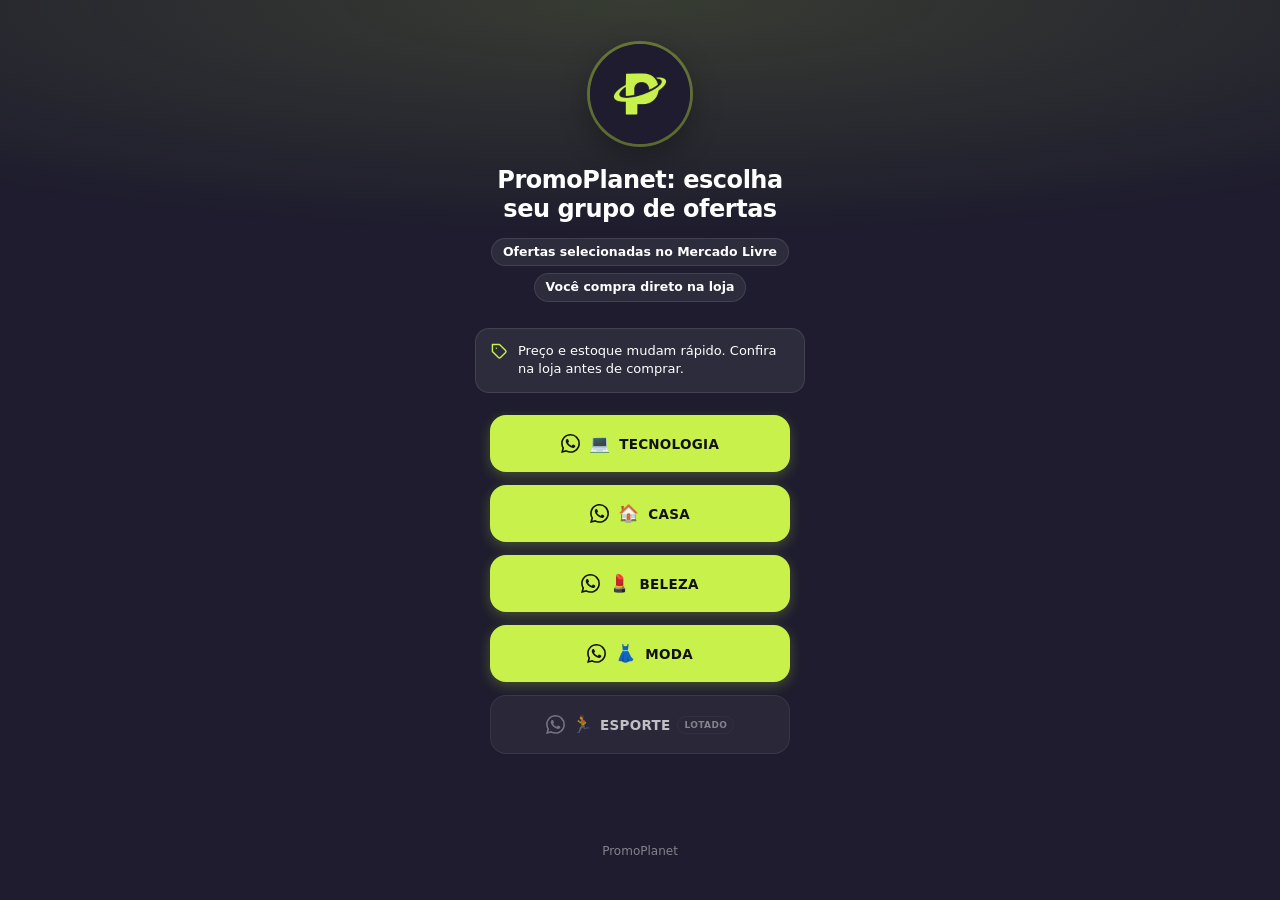
<file: linktree-previa-oficial/preview-v1.html>
<!DOCTYPE html><html lang="pt-BR"><head><meta charset="utf-8"><meta name="viewport" content="width=device-width,initial-scale=1,viewport-fit=cover"><meta name="robots" content="noindex"><meta name="theme-color" content="#1E1C2E"><title>PromoPlanet: escolha seu grupo de ofertas</title><style>*{box-sizing:border-box}body{margin:0;min-height:100dvh;font-family:system-ui,-apple-system,'Segoe UI',Roboto,sans-serif;background:#1E1C2E;color:#FFFFFF;-webkit-font-smoothing:antialiased;display:flex;flex-direction:column}.brilho{position:fixed;inset:0 0 auto;height:340px;background:radial-gradient(120% 100% at 50% 0,#C9F14B26,transparent 70%);pointer-events:none}.w{position:relative;width:100%;max-width:440px;margin:0 auto;padding:clamp(24px,7vw,44px) 18px calc(40px + env(safe-area-inset-bottom));flex:1;display:flex;flex-direction:column}.topo{text-align:center;margin-bottom:26px}.marca{height:26px;max-width:150px;object-fit:contain;opacity:.75;margin-bottom:22px}.av{width:clamp(76px,22vw,100px);height:clamp(76px,22vw,100px);border-radius:50%;object-fit:cover;margin-bottom:18px;box-shadow:0 0 0 3px #C9F14B59,0 10px 30px rgba(0,0,0,.35)}h1{font-size:clamp(18px,5.1vw,24px);line-height:1.2;letter-spacing:-.02em;font-weight:800;margin:0;text-wrap:balance}.sub{font-size:clamp(13px,3.7vw,15px);line-height:1.5;opacity:.6;margin:9px 0 0;text-wrap:pretty}.chips{display:flex;flex-wrap:wrap;justify-content:center;gap:7px;margin-top:14px}.chip{font-size:clamp(11px,3.1vw,12.5px);font-weight:600;line-height:1;padding:7px 11px;border-radius:99px;background:rgba(255,255,255,.07);border:1px solid rgba(255,255,255,.10);white-space:nowrap;max-width:100%;overflow:hidden;text-overflow:ellipsis}.vid{position:relative;aspect-ratio:16/9;width:100%;max-width:330px;margin-left:auto;margin-right:auto;margin-bottom:24px;border-radius:20px;overflow:hidden;cursor:pointer;background:#000;box-shadow:0 14px 38px rgba(0,0,0,.45)}.quadro{position:absolute;inset:0;border-radius:inherit;overflow:hidden}.vid img{width:100%;height:100%;object-fit:cover;display:block}.vid iframe{width:100%;height:100%;border:0;display:block}.vid.on{cursor:pointer}.toque{position:absolute;inset:0;z-index:2;border:0;padding:0;background:transparent;cursor:pointer;display:none}.vid.on .toque{display:block}.pausado{position:absolute;inset:0;z-index:3;display:none;align-items:center;justify-content:center;pointer-events:none;background:rgba(0,0,0,.3)}.pausado.ver{display:flex}.pausado svg{width:64px;height:64px;color:#fff;filter:drop-shadow(0 2px 8px rgba(0,0,0,.6))}.som{position:absolute;left:50%;bottom:12px;transform:translateX(-50%);z-index:4;display:none;border:0;font:inherit;font-size:12px;font-weight:600;color:#fff;background:rgba(0,0,0,.62);backdrop-filter:blur(8px);padding:7px 14px;border-radius:99px;cursor:pointer;white-space:nowrap}.vid.on .som{display:block}.play{position:absolute;inset:0;display:flex;align-items:center;justify-content:center}.play svg{width:26px;height:26px;color:#fff;margin-left:3px}.play::before{content:'';position:absolute;width:64px;height:64px;border-radius:50%;background:rgba(0,0,0,.55);backdrop-filter:blur(6px);border:1.5px solid rgba(255,255,255,.28)}.play svg{position:relative}.lista{display:flex;flex-direction:column;gap:13px;width:100%;max-width:min(100%,clamp(255px,72vw,300px));margin:0 auto}.i{display:flex;align-items:center;justify-content:center;gap:9px;padding:19px 14px;border-radius:16px;background:#C9F14B;color:#111;font-size:13.5px;font-weight:800;letter-spacing:.02em;text-transform:uppercase;text-decoration:none;box-shadow:0 4px 13px #C9F14B3d;transition:transform .12s ease,box-shadow .12s ease}.i .wa{width:19px;height:19px;flex:none}.i .e{font-size:17px;line-height:1;flex:none}.i .t{text-align:center;white-space:nowrap;overflow:hidden;text-overflow:ellipsis}.i.cheio .wa{opacity:.5}.i:active{transform:scale(.975);box-shadow:0 3px 10px #C9F14B40}.i.cheio{background:rgba(255,255,255,.07);color:#FFFFFF;opacity:.72;box-shadow:none;cursor:default;border:1px solid rgba(255,255,255,.10);gap:7px}.i.cheio em{font-style:normal;font-size:9px;font-weight:800;letter-spacing:.04em;opacity:.6;flex:none;padding:3px 6px;border-radius:99px;border:1px solid rgba(255,255,255,.10)}.dest{display:flex;align-items:flex-start;gap:10px;max-width:330px;margin:0 auto 22px;padding:13px 16px;border-radius:14px;background:rgba(255,255,255,.07);border:1px solid rgba(255,255,255,.10);font-size:13px;line-height:1.45;text-align:left}.dest svg{width:17px;height:17px;flex:none;margin-top:1px;color:#C9F14B}.dest{display:flex;align-items:flex-start;gap:10px;max-width:330px;margin:0 auto 22px;padding:13px 15px;border-radius:14px;background:rgba(255,255,255,.07);border:1px solid rgba(255,255,255,.10);font-size:13px;line-height:1.45;text-align:left}.dest svg{width:17px;height:17px;flex:none;margin-top:1px;color:#C9F14B}.rodape{margin-top:auto;padding-top:34px;text-align:center;font-size:12px;opacity:.45;line-height:1.5}</style></head><body><div class="brilho"></div><div class="w"><div class="topo"><img class="av" src="promoplanet-avatar-A.png" alt=""><h1>PromoPlanet: escolha seu grupo de ofertas</h1><div class="chips"><span class="chip">Ofertas selecionadas no Mercado Livre</span><span class="chip">Você compra direto na loja</span></div></div><div class="dest"><svg viewBox="0 0 24 24" fill="none" stroke="currentColor" stroke-width="2" stroke-linecap="round" stroke-linejoin="round"><path d="M7.5 7.5h.01"/><path d="M20.59 13.41 13.42 20.6a2 2 0 0 1-2.83 0L2 12V2h10l8.59 8.59a2 2 0 0 1 0 2.82Z"/></svg><span>Preço e estoque mudam rápido. Confira na loja antes de comprar.</span></div><div class="lista"><a class="i" data-n="eletronicos" data-p="1" href="#"><svg class="wa" viewBox="0 0 24 24" fill="currentColor" aria-hidden="true"><path d="M17.472 14.382c-.297-.149-1.758-.867-2.03-.967-.273-.099-.471-.148-.67.15-.197.297-.767.966-.94 1.164-.173.199-.347.223-.644.075-.297-.15-1.255-.463-2.39-1.475-.883-.788-1.48-1.761-1.653-2.059-.173-.297-.018-.458.13-.606.134-.133.298-.347.446-.52.149-.174.198-.298.298-.497.099-.198.05-.371-.025-.52-.075-.149-.669-1.612-.916-2.207-.242-.579-.487-.5-.669-.51-.173-.008-.371-.01-.57-.01-.198 0-.52.074-.792.372-.272.297-1.04 1.016-1.04 2.479 0 1.462 1.065 2.875 1.213 3.074.149.198 2.096 3.2 5.077 4.487.709.306 1.262.489 1.694.625.712.227 1.36.195 1.871.118.571-.085 1.758-.719 2.006-1.413.248-.694.248-1.289.173-1.413-.074-.124-.272-.198-.57-.347m-5.421 7.403h-.004a9.87 9.87 0 0 1-5.031-1.378l-.361-.214-3.741.982.998-3.648-.235-.374a9.86 9.86 0 0 1-1.51-5.26c.001-5.45 4.436-9.884 9.888-9.884 2.64 0 5.122 1.03 6.988 2.898a9.825 9.825 0 0 1 2.893 6.994c-.003 5.45-4.437 9.884-9.885 9.884m8.413-18.297A11.815 11.815 0 0 0 12.05 0C5.495 0 .16 5.335.157 11.892c0 2.096.547 4.142 1.588 5.945L.057 24l6.305-1.654a11.882 11.882 0 0 0 5.683 1.448h.005c6.554 0 11.89-5.335 11.893-11.893a11.821 11.821 0 0 0-3.48-8.413z"/></svg><span class="e">💻</span><span class="t">Tecnologia</span></a><a class="i" data-n="casa" data-p="2" href="#"><svg class="wa" viewBox="0 0 24 24" fill="currentColor" aria-hidden="true"><path d="M17.472 14.382c-.297-.149-1.758-.867-2.03-.967-.273-.099-.471-.148-.67.15-.197.297-.767.966-.94 1.164-.173.199-.347.223-.644.075-.297-.15-1.255-.463-2.39-1.475-.883-.788-1.48-1.761-1.653-2.059-.173-.297-.018-.458.13-.606.134-.133.298-.347.446-.52.149-.174.198-.298.298-.497.099-.198.05-.371-.025-.52-.075-.149-.669-1.612-.916-2.207-.242-.579-.487-.5-.669-.51-.173-.008-.371-.01-.57-.01-.198 0-.52.074-.792.372-.272.297-1.04 1.016-1.04 2.479 0 1.462 1.065 2.875 1.213 3.074.149.198 2.096 3.2 5.077 4.487.709.306 1.262.489 1.694.625.712.227 1.36.195 1.871.118.571-.085 1.758-.719 2.006-1.413.248-.694.248-1.289.173-1.413-.074-.124-.272-.198-.57-.347m-5.421 7.403h-.004a9.87 9.87 0 0 1-5.031-1.378l-.361-.214-3.741.982.998-3.648-.235-.374a9.86 9.86 0 0 1-1.51-5.26c.001-5.45 4.436-9.884 9.888-9.884 2.64 0 5.122 1.03 6.988 2.898a9.825 9.825 0 0 1 2.893 6.994c-.003 5.45-4.437 9.884-9.885 9.884m8.413-18.297A11.815 11.815 0 0 0 12.05 0C5.495 0 .16 5.335.157 11.892c0 2.096.547 4.142 1.588 5.945L.057 24l6.305-1.654a11.882 11.882 0 0 0 5.683 1.448h.005c6.554 0 11.89-5.335 11.893-11.893a11.821 11.821 0 0 0-3.48-8.413z"/></svg><span class="e">🏠</span><span class="t">Casa</span></a><a class="i" data-n="beleza" data-p="3" href="#"><svg class="wa" viewBox="0 0 24 24" fill="currentColor" aria-hidden="true"><path d="M17.472 14.382c-.297-.149-1.758-.867-2.03-.967-.273-.099-.471-.148-.67.15-.197.297-.767.966-.94 1.164-.173.199-.347.223-.644.075-.297-.15-1.255-.463-2.39-1.475-.883-.788-1.48-1.761-1.653-2.059-.173-.297-.018-.458.13-.606.134-.133.298-.347.446-.52.149-.174.198-.298.298-.497.099-.198.05-.371-.025-.52-.075-.149-.669-1.612-.916-2.207-.242-.579-.487-.5-.669-.51-.173-.008-.371-.01-.57-.01-.198 0-.52.074-.792.372-.272.297-1.04 1.016-1.04 2.479 0 1.462 1.065 2.875 1.213 3.074.149.198 2.096 3.2 5.077 4.487.709.306 1.262.489 1.694.625.712.227 1.36.195 1.871.118.571-.085 1.758-.719 2.006-1.413.248-.694.248-1.289.173-1.413-.074-.124-.272-.198-.57-.347m-5.421 7.403h-.004a9.87 9.87 0 0 1-5.031-1.378l-.361-.214-3.741.982.998-3.648-.235-.374a9.86 9.86 0 0 1-1.51-5.26c.001-5.45 4.436-9.884 9.888-9.884 2.64 0 5.122 1.03 6.988 2.898a9.825 9.825 0 0 1 2.893 6.994c-.003 5.45-4.437 9.884-9.885 9.884m8.413-18.297A11.815 11.815 0 0 0 12.05 0C5.495 0 .16 5.335.157 11.892c0 2.096.547 4.142 1.588 5.945L.057 24l6.305-1.654a11.882 11.882 0 0 0 5.683 1.448h.005c6.554 0 11.89-5.335 11.893-11.893a11.821 11.821 0 0 0-3.48-8.413z"/></svg><span class="e">💄</span><span class="t">Beleza</span></a><a class="i" data-n="moda" data-p="4" href="#"><svg class="wa" viewBox="0 0 24 24" fill="currentColor" aria-hidden="true"><path d="M17.472 14.382c-.297-.149-1.758-.867-2.03-.967-.273-.099-.471-.148-.67.15-.197.297-.767.966-.94 1.164-.173.199-.347.223-.644.075-.297-.15-1.255-.463-2.39-1.475-.883-.788-1.48-1.761-1.653-2.059-.173-.297-.018-.458.13-.606.134-.133.298-.347.446-.52.149-.174.198-.298.298-.497.099-.198.05-.371-.025-.52-.075-.149-.669-1.612-.916-2.207-.242-.579-.487-.5-.669-.51-.173-.008-.371-.01-.57-.01-.198 0-.52.074-.792.372-.272.297-1.04 1.016-1.04 2.479 0 1.462 1.065 2.875 1.213 3.074.149.198 2.096 3.2 5.077 4.487.709.306 1.262.489 1.694.625.712.227 1.36.195 1.871.118.571-.085 1.758-.719 2.006-1.413.248-.694.248-1.289.173-1.413-.074-.124-.272-.198-.57-.347m-5.421 7.403h-.004a9.87 9.87 0 0 1-5.031-1.378l-.361-.214-3.741.982.998-3.648-.235-.374a9.86 9.86 0 0 1-1.51-5.26c.001-5.45 4.436-9.884 9.888-9.884 2.64 0 5.122 1.03 6.988 2.898a9.825 9.825 0 0 1 2.893 6.994c-.003 5.45-4.437 9.884-9.885 9.884m8.413-18.297A11.815 11.815 0 0 0 12.05 0C5.495 0 .16 5.335.157 11.892c0 2.096.547 4.142 1.588 5.945L.057 24l6.305-1.654a11.882 11.882 0 0 0 5.683 1.448h.005c6.554 0 11.89-5.335 11.893-11.893a11.821 11.821 0 0 0-3.48-8.413z"/></svg><span class="e">👗</span><span class="t">Moda</span></a><div class="i cheio"><svg class="wa" viewBox="0 0 24 24" fill="currentColor" aria-hidden="true"><path d="M17.472 14.382c-.297-.149-1.758-.867-2.03-.967-.273-.099-.471-.148-.67.15-.197.297-.767.966-.94 1.164-.173.199-.347.223-.644.075-.297-.15-1.255-.463-2.39-1.475-.883-.788-1.48-1.761-1.653-2.059-.173-.297-.018-.458.13-.606.134-.133.298-.347.446-.52.149-.174.198-.298.298-.497.099-.198.05-.371-.025-.52-.075-.149-.669-1.612-.916-2.207-.242-.579-.487-.5-.669-.51-.173-.008-.371-.01-.57-.01-.198 0-.52.074-.792.372-.272.297-1.04 1.016-1.04 2.479 0 1.462 1.065 2.875 1.213 3.074.149.198 2.096 3.2 5.077 4.487.709.306 1.262.489 1.694.625.712.227 1.36.195 1.871.118.571-.085 1.758-.719 2.006-1.413.248-.694.248-1.289.173-1.413-.074-.124-.272-.198-.57-.347m-5.421 7.403h-.004a9.87 9.87 0 0 1-5.031-1.378l-.361-.214-3.741.982.998-3.648-.235-.374a9.86 9.86 0 0 1-1.51-5.26c.001-5.45 4.436-9.884 9.888-9.884 2.64 0 5.122 1.03 6.988 2.898a9.825 9.825 0 0 1 2.893 6.994c-.003 5.45-4.437 9.884-9.885 9.884m8.413-18.297A11.815 11.815 0 0 0 12.05 0C5.495 0 .16 5.335.157 11.892c0 2.096.547 4.142 1.588 5.945L.057 24l6.305-1.654a11.882 11.882 0 0 0 5.683 1.448h.005c6.554 0 11.89-5.335 11.893-11.893a11.821 11.821 0 0 0-3.48-8.413z"/></svg><span class="e">🏃</span><span class="t">Esporte</span><em>Lotado</em></div></div><div class="rodape">PromoPlanet</div></div></body></html>
</file>
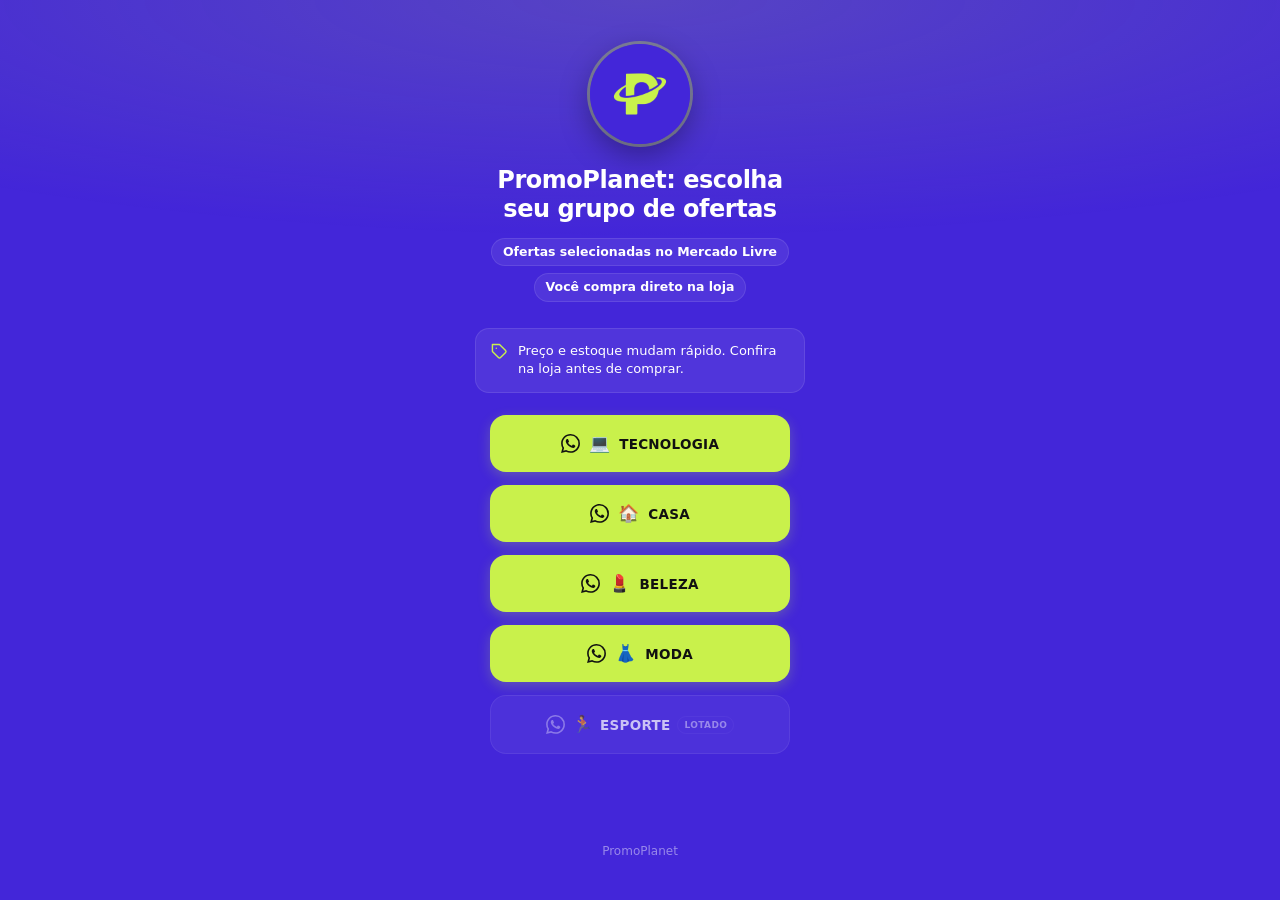
<file: linktree-previa-oficial/preview-v2.html>
<!DOCTYPE html><html lang="pt-BR"><head><meta charset="utf-8"><meta name="viewport" content="width=device-width,initial-scale=1,viewport-fit=cover"><meta name="robots" content="noindex"><meta name="theme-color" content="#4326D9"><title>PromoPlanet: escolha seu grupo de ofertas</title><style>*{box-sizing:border-box}body{margin:0;min-height:100dvh;font-family:system-ui,-apple-system,'Segoe UI',Roboto,sans-serif;background:#4326D9;color:#FFFFFF;-webkit-font-smoothing:antialiased;display:flex;flex-direction:column}.brilho{position:fixed;inset:0 0 auto;height:340px;background:radial-gradient(120% 100% at 50% 0,#C9F14B26,transparent 70%);pointer-events:none}.w{position:relative;width:100%;max-width:440px;margin:0 auto;padding:clamp(24px,7vw,44px) 18px calc(40px + env(safe-area-inset-bottom));flex:1;display:flex;flex-direction:column}.topo{text-align:center;margin-bottom:26px}.marca{height:26px;max-width:150px;object-fit:contain;opacity:.75;margin-bottom:22px}.av{width:clamp(76px,22vw,100px);height:clamp(76px,22vw,100px);border-radius:50%;object-fit:cover;margin-bottom:18px;box-shadow:0 0 0 3px #C9F14B59,0 10px 30px rgba(0,0,0,.35)}h1{font-size:clamp(18px,5.1vw,24px);line-height:1.2;letter-spacing:-.02em;font-weight:800;margin:0;text-wrap:balance}.sub{font-size:clamp(13px,3.7vw,15px);line-height:1.5;opacity:.6;margin:9px 0 0;text-wrap:pretty}.chips{display:flex;flex-wrap:wrap;justify-content:center;gap:7px;margin-top:14px}.chip{font-size:clamp(11px,3.1vw,12.5px);font-weight:600;line-height:1;padding:7px 11px;border-radius:99px;background:rgba(255,255,255,.07);border:1px solid rgba(255,255,255,.10);white-space:nowrap;max-width:100%;overflow:hidden;text-overflow:ellipsis}.vid{position:relative;aspect-ratio:16/9;width:100%;max-width:330px;margin-left:auto;margin-right:auto;margin-bottom:24px;border-radius:20px;overflow:hidden;cursor:pointer;background:#000;box-shadow:0 14px 38px rgba(0,0,0,.45)}.quadro{position:absolute;inset:0;border-radius:inherit;overflow:hidden}.vid img{width:100%;height:100%;object-fit:cover;display:block}.vid iframe{width:100%;height:100%;border:0;display:block}.vid.on{cursor:pointer}.toque{position:absolute;inset:0;z-index:2;border:0;padding:0;background:transparent;cursor:pointer;display:none}.vid.on .toque{display:block}.pausado{position:absolute;inset:0;z-index:3;display:none;align-items:center;justify-content:center;pointer-events:none;background:rgba(0,0,0,.3)}.pausado.ver{display:flex}.pausado svg{width:64px;height:64px;color:#fff;filter:drop-shadow(0 2px 8px rgba(0,0,0,.6))}.som{position:absolute;left:50%;bottom:12px;transform:translateX(-50%);z-index:4;display:none;border:0;font:inherit;font-size:12px;font-weight:600;color:#fff;background:rgba(0,0,0,.62);backdrop-filter:blur(8px);padding:7px 14px;border-radius:99px;cursor:pointer;white-space:nowrap}.vid.on .som{display:block}.play{position:absolute;inset:0;display:flex;align-items:center;justify-content:center}.play svg{width:26px;height:26px;color:#fff;margin-left:3px}.play::before{content:'';position:absolute;width:64px;height:64px;border-radius:50%;background:rgba(0,0,0,.55);backdrop-filter:blur(6px);border:1.5px solid rgba(255,255,255,.28)}.play svg{position:relative}.lista{display:flex;flex-direction:column;gap:13px;width:100%;max-width:min(100%,clamp(255px,72vw,300px));margin:0 auto}.i{display:flex;align-items:center;justify-content:center;gap:9px;padding:19px 14px;border-radius:16px;background:#C9F14B;color:#111;font-size:13.5px;font-weight:800;letter-spacing:.02em;text-transform:uppercase;text-decoration:none;box-shadow:0 4px 13px #C9F14B3d;transition:transform .12s ease,box-shadow .12s ease}.i .wa{width:19px;height:19px;flex:none}.i .e{font-size:17px;line-height:1;flex:none}.i .t{text-align:center;white-space:nowrap;overflow:hidden;text-overflow:ellipsis}.i.cheio .wa{opacity:.5}.i:active{transform:scale(.975);box-shadow:0 3px 10px #C9F14B40}.i.cheio{background:rgba(255,255,255,.07);color:#FFFFFF;opacity:.72;box-shadow:none;cursor:default;border:1px solid rgba(255,255,255,.10);gap:7px}.i.cheio em{font-style:normal;font-size:9px;font-weight:800;letter-spacing:.04em;opacity:.6;flex:none;padding:3px 6px;border-radius:99px;border:1px solid rgba(255,255,255,.10)}.dest{display:flex;align-items:flex-start;gap:10px;max-width:330px;margin:0 auto 22px;padding:13px 16px;border-radius:14px;background:rgba(255,255,255,.07);border:1px solid rgba(255,255,255,.10);font-size:13px;line-height:1.45;text-align:left}.dest svg{width:17px;height:17px;flex:none;margin-top:1px;color:#C9F14B}.dest{display:flex;align-items:flex-start;gap:10px;max-width:330px;margin:0 auto 22px;padding:13px 15px;border-radius:14px;background:rgba(255,255,255,.07);border:1px solid rgba(255,255,255,.10);font-size:13px;line-height:1.45;text-align:left}.dest svg{width:17px;height:17px;flex:none;margin-top:1px;color:#C9F14B}.rodape{margin-top:auto;padding-top:34px;text-align:center;font-size:12px;opacity:.45;line-height:1.5}</style></head><body><div class="brilho"></div><div class="w"><div class="topo"><img class="av" src="promoplanet-avatar-B.png" alt=""><h1>PromoPlanet: escolha seu grupo de ofertas</h1><div class="chips"><span class="chip">Ofertas selecionadas no Mercado Livre</span><span class="chip">Você compra direto na loja</span></div></div><div class="dest"><svg viewBox="0 0 24 24" fill="none" stroke="currentColor" stroke-width="2" stroke-linecap="round" stroke-linejoin="round"><path d="M7.5 7.5h.01"/><path d="M20.59 13.41 13.42 20.6a2 2 0 0 1-2.83 0L2 12V2h10l8.59 8.59a2 2 0 0 1 0 2.82Z"/></svg><span>Preço e estoque mudam rápido. Confira na loja antes de comprar.</span></div><div class="lista"><a class="i" data-n="eletronicos" data-p="1" href="#"><svg class="wa" viewBox="0 0 24 24" fill="currentColor" aria-hidden="true"><path d="M17.472 14.382c-.297-.149-1.758-.867-2.03-.967-.273-.099-.471-.148-.67.15-.197.297-.767.966-.94 1.164-.173.199-.347.223-.644.075-.297-.15-1.255-.463-2.39-1.475-.883-.788-1.48-1.761-1.653-2.059-.173-.297-.018-.458.13-.606.134-.133.298-.347.446-.52.149-.174.198-.298.298-.497.099-.198.05-.371-.025-.52-.075-.149-.669-1.612-.916-2.207-.242-.579-.487-.5-.669-.51-.173-.008-.371-.01-.57-.01-.198 0-.52.074-.792.372-.272.297-1.04 1.016-1.04 2.479 0 1.462 1.065 2.875 1.213 3.074.149.198 2.096 3.2 5.077 4.487.709.306 1.262.489 1.694.625.712.227 1.36.195 1.871.118.571-.085 1.758-.719 2.006-1.413.248-.694.248-1.289.173-1.413-.074-.124-.272-.198-.57-.347m-5.421 7.403h-.004a9.87 9.87 0 0 1-5.031-1.378l-.361-.214-3.741.982.998-3.648-.235-.374a9.86 9.86 0 0 1-1.51-5.26c.001-5.45 4.436-9.884 9.888-9.884 2.64 0 5.122 1.03 6.988 2.898a9.825 9.825 0 0 1 2.893 6.994c-.003 5.45-4.437 9.884-9.885 9.884m8.413-18.297A11.815 11.815 0 0 0 12.05 0C5.495 0 .16 5.335.157 11.892c0 2.096.547 4.142 1.588 5.945L.057 24l6.305-1.654a11.882 11.882 0 0 0 5.683 1.448h.005c6.554 0 11.89-5.335 11.893-11.893a11.821 11.821 0 0 0-3.48-8.413z"/></svg><span class="e">💻</span><span class="t">Tecnologia</span></a><a class="i" data-n="casa" data-p="2" href="#"><svg class="wa" viewBox="0 0 24 24" fill="currentColor" aria-hidden="true"><path d="M17.472 14.382c-.297-.149-1.758-.867-2.03-.967-.273-.099-.471-.148-.67.15-.197.297-.767.966-.94 1.164-.173.199-.347.223-.644.075-.297-.15-1.255-.463-2.39-1.475-.883-.788-1.48-1.761-1.653-2.059-.173-.297-.018-.458.13-.606.134-.133.298-.347.446-.52.149-.174.198-.298.298-.497.099-.198.05-.371-.025-.52-.075-.149-.669-1.612-.916-2.207-.242-.579-.487-.5-.669-.51-.173-.008-.371-.01-.57-.01-.198 0-.52.074-.792.372-.272.297-1.04 1.016-1.04 2.479 0 1.462 1.065 2.875 1.213 3.074.149.198 2.096 3.2 5.077 4.487.709.306 1.262.489 1.694.625.712.227 1.36.195 1.871.118.571-.085 1.758-.719 2.006-1.413.248-.694.248-1.289.173-1.413-.074-.124-.272-.198-.57-.347m-5.421 7.403h-.004a9.87 9.87 0 0 1-5.031-1.378l-.361-.214-3.741.982.998-3.648-.235-.374a9.86 9.86 0 0 1-1.51-5.26c.001-5.45 4.436-9.884 9.888-9.884 2.64 0 5.122 1.03 6.988 2.898a9.825 9.825 0 0 1 2.893 6.994c-.003 5.45-4.437 9.884-9.885 9.884m8.413-18.297A11.815 11.815 0 0 0 12.05 0C5.495 0 .16 5.335.157 11.892c0 2.096.547 4.142 1.588 5.945L.057 24l6.305-1.654a11.882 11.882 0 0 0 5.683 1.448h.005c6.554 0 11.89-5.335 11.893-11.893a11.821 11.821 0 0 0-3.48-8.413z"/></svg><span class="e">🏠</span><span class="t">Casa</span></a><a class="i" data-n="beleza" data-p="3" href="#"><svg class="wa" viewBox="0 0 24 24" fill="currentColor" aria-hidden="true"><path d="M17.472 14.382c-.297-.149-1.758-.867-2.03-.967-.273-.099-.471-.148-.67.15-.197.297-.767.966-.94 1.164-.173.199-.347.223-.644.075-.297-.15-1.255-.463-2.39-1.475-.883-.788-1.48-1.761-1.653-2.059-.173-.297-.018-.458.13-.606.134-.133.298-.347.446-.52.149-.174.198-.298.298-.497.099-.198.05-.371-.025-.52-.075-.149-.669-1.612-.916-2.207-.242-.579-.487-.5-.669-.51-.173-.008-.371-.01-.57-.01-.198 0-.52.074-.792.372-.272.297-1.04 1.016-1.04 2.479 0 1.462 1.065 2.875 1.213 3.074.149.198 2.096 3.2 5.077 4.487.709.306 1.262.489 1.694.625.712.227 1.36.195 1.871.118.571-.085 1.758-.719 2.006-1.413.248-.694.248-1.289.173-1.413-.074-.124-.272-.198-.57-.347m-5.421 7.403h-.004a9.87 9.87 0 0 1-5.031-1.378l-.361-.214-3.741.982.998-3.648-.235-.374a9.86 9.86 0 0 1-1.51-5.26c.001-5.45 4.436-9.884 9.888-9.884 2.64 0 5.122 1.03 6.988 2.898a9.825 9.825 0 0 1 2.893 6.994c-.003 5.45-4.437 9.884-9.885 9.884m8.413-18.297A11.815 11.815 0 0 0 12.05 0C5.495 0 .16 5.335.157 11.892c0 2.096.547 4.142 1.588 5.945L.057 24l6.305-1.654a11.882 11.882 0 0 0 5.683 1.448h.005c6.554 0 11.89-5.335 11.893-11.893a11.821 11.821 0 0 0-3.48-8.413z"/></svg><span class="e">💄</span><span class="t">Beleza</span></a><a class="i" data-n="moda" data-p="4" href="#"><svg class="wa" viewBox="0 0 24 24" fill="currentColor" aria-hidden="true"><path d="M17.472 14.382c-.297-.149-1.758-.867-2.03-.967-.273-.099-.471-.148-.67.15-.197.297-.767.966-.94 1.164-.173.199-.347.223-.644.075-.297-.15-1.255-.463-2.39-1.475-.883-.788-1.48-1.761-1.653-2.059-.173-.297-.018-.458.13-.606.134-.133.298-.347.446-.52.149-.174.198-.298.298-.497.099-.198.05-.371-.025-.52-.075-.149-.669-1.612-.916-2.207-.242-.579-.487-.5-.669-.51-.173-.008-.371-.01-.57-.01-.198 0-.52.074-.792.372-.272.297-1.04 1.016-1.04 2.479 0 1.462 1.065 2.875 1.213 3.074.149.198 2.096 3.2 5.077 4.487.709.306 1.262.489 1.694.625.712.227 1.36.195 1.871.118.571-.085 1.758-.719 2.006-1.413.248-.694.248-1.289.173-1.413-.074-.124-.272-.198-.57-.347m-5.421 7.403h-.004a9.87 9.87 0 0 1-5.031-1.378l-.361-.214-3.741.982.998-3.648-.235-.374a9.86 9.86 0 0 1-1.51-5.26c.001-5.45 4.436-9.884 9.888-9.884 2.64 0 5.122 1.03 6.988 2.898a9.825 9.825 0 0 1 2.893 6.994c-.003 5.45-4.437 9.884-9.885 9.884m8.413-18.297A11.815 11.815 0 0 0 12.05 0C5.495 0 .16 5.335.157 11.892c0 2.096.547 4.142 1.588 5.945L.057 24l6.305-1.654a11.882 11.882 0 0 0 5.683 1.448h.005c6.554 0 11.89-5.335 11.893-11.893a11.821 11.821 0 0 0-3.48-8.413z"/></svg><span class="e">👗</span><span class="t">Moda</span></a><div class="i cheio"><svg class="wa" viewBox="0 0 24 24" fill="currentColor" aria-hidden="true"><path d="M17.472 14.382c-.297-.149-1.758-.867-2.03-.967-.273-.099-.471-.148-.67.15-.197.297-.767.966-.94 1.164-.173.199-.347.223-.644.075-.297-.15-1.255-.463-2.39-1.475-.883-.788-1.48-1.761-1.653-2.059-.173-.297-.018-.458.13-.606.134-.133.298-.347.446-.52.149-.174.198-.298.298-.497.099-.198.05-.371-.025-.52-.075-.149-.669-1.612-.916-2.207-.242-.579-.487-.5-.669-.51-.173-.008-.371-.01-.57-.01-.198 0-.52.074-.792.372-.272.297-1.04 1.016-1.04 2.479 0 1.462 1.065 2.875 1.213 3.074.149.198 2.096 3.2 5.077 4.487.709.306 1.262.489 1.694.625.712.227 1.36.195 1.871.118.571-.085 1.758-.719 2.006-1.413.248-.694.248-1.289.173-1.413-.074-.124-.272-.198-.57-.347m-5.421 7.403h-.004a9.87 9.87 0 0 1-5.031-1.378l-.361-.214-3.741.982.998-3.648-.235-.374a9.86 9.86 0 0 1-1.51-5.26c.001-5.45 4.436-9.884 9.888-9.884 2.64 0 5.122 1.03 6.988 2.898a9.825 9.825 0 0 1 2.893 6.994c-.003 5.45-4.437 9.884-9.885 9.884m8.413-18.297A11.815 11.815 0 0 0 12.05 0C5.495 0 .16 5.335.157 11.892c0 2.096.547 4.142 1.588 5.945L.057 24l6.305-1.654a11.882 11.882 0 0 0 5.683 1.448h.005c6.554 0 11.89-5.335 11.893-11.893a11.821 11.821 0 0 0-3.48-8.413z"/></svg><span class="e">🏃</span><span class="t">Esporte</span><em>Lotado</em></div></div><div class="rodape">PromoPlanet</div></div></body></html>
</file>
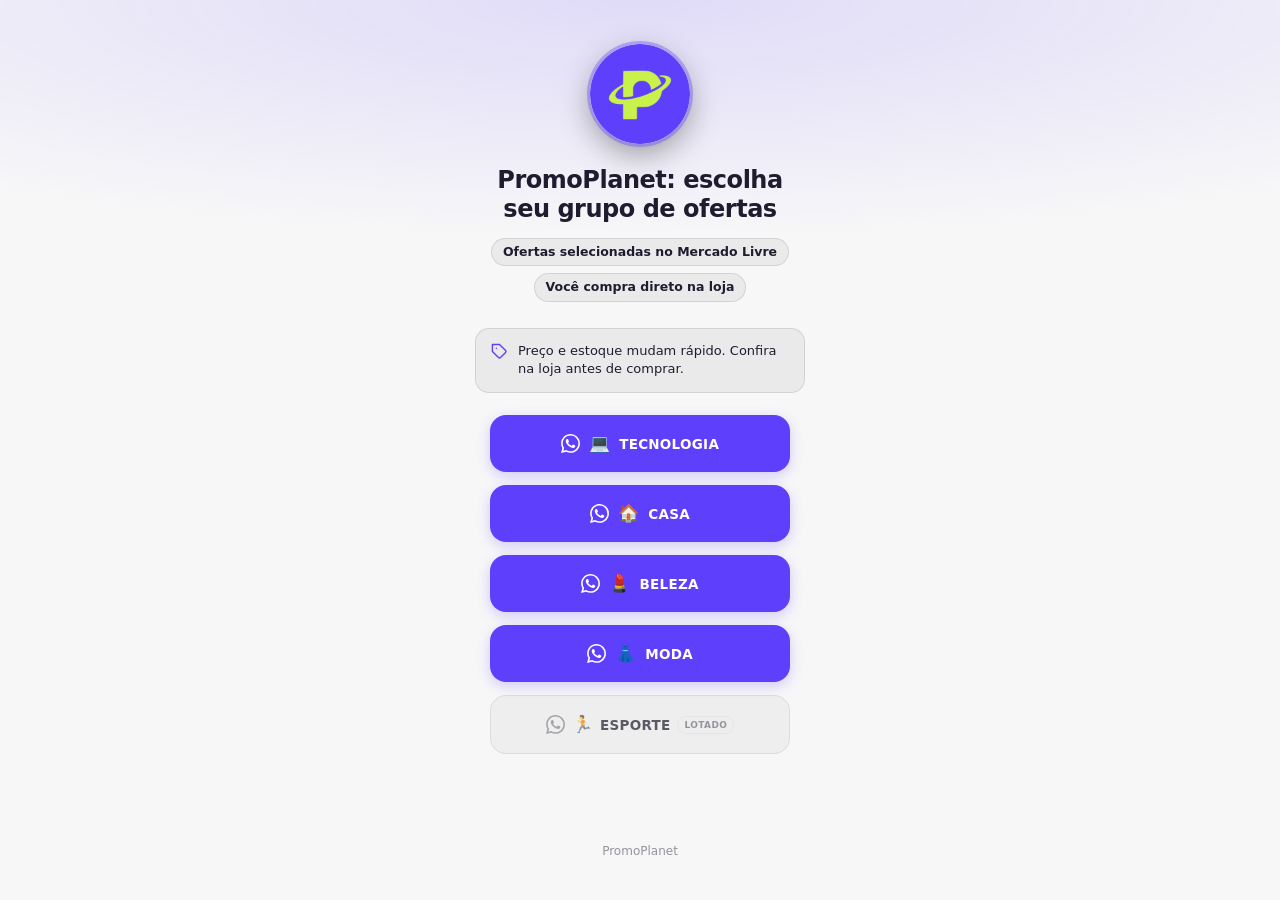
<file: linktree-previa-oficial/preview-v3.html>
<!DOCTYPE html><html lang="pt-BR"><head><meta charset="utf-8"><meta name="viewport" content="width=device-width,initial-scale=1,viewport-fit=cover"><meta name="robots" content="noindex"><meta name="theme-color" content="#F7F7F8"><title>PromoPlanet: escolha seu grupo de ofertas</title><style>*{box-sizing:border-box}body{margin:0;min-height:100dvh;font-family:system-ui,-apple-system,'Segoe UI',Roboto,sans-serif;background:#F7F7F8;color:#1E1C2E;-webkit-font-smoothing:antialiased;display:flex;flex-direction:column}.brilho{position:fixed;inset:0 0 auto;height:340px;background:radial-gradient(120% 100% at 50% 0,#5D3FFC26,transparent 70%);pointer-events:none}.w{position:relative;width:100%;max-width:440px;margin:0 auto;padding:clamp(24px,7vw,44px) 18px calc(40px + env(safe-area-inset-bottom));flex:1;display:flex;flex-direction:column}.topo{text-align:center;margin-bottom:26px}.marca{height:26px;max-width:150px;object-fit:contain;opacity:.75;margin-bottom:22px}.av{width:clamp(76px,22vw,100px);height:clamp(76px,22vw,100px);border-radius:50%;object-fit:cover;margin-bottom:18px;box-shadow:0 0 0 3px #5D3FFC59,0 10px 30px rgba(0,0,0,.35)}h1{font-size:clamp(18px,5.1vw,24px);line-height:1.2;letter-spacing:-.02em;font-weight:800;margin:0;text-wrap:balance}.sub{font-size:clamp(13px,3.7vw,15px);line-height:1.5;opacity:.6;margin:9px 0 0;text-wrap:pretty}.chips{display:flex;flex-wrap:wrap;justify-content:center;gap:7px;margin-top:14px}.chip{font-size:clamp(11px,3.1vw,12.5px);font-weight:600;line-height:1;padding:7px 11px;border-radius:99px;background:rgba(0,0,0,.05);border:1px solid rgba(0,0,0,.10);white-space:nowrap;max-width:100%;overflow:hidden;text-overflow:ellipsis}.vid{position:relative;aspect-ratio:16/9;width:100%;max-width:330px;margin-left:auto;margin-right:auto;margin-bottom:24px;border-radius:20px;overflow:hidden;cursor:pointer;background:#000;box-shadow:0 14px 38px rgba(0,0,0,.45)}.quadro{position:absolute;inset:0;border-radius:inherit;overflow:hidden}.vid img{width:100%;height:100%;object-fit:cover;display:block}.vid iframe{width:100%;height:100%;border:0;display:block}.vid.on{cursor:pointer}.toque{position:absolute;inset:0;z-index:2;border:0;padding:0;background:transparent;cursor:pointer;display:none}.vid.on .toque{display:block}.pausado{position:absolute;inset:0;z-index:3;display:none;align-items:center;justify-content:center;pointer-events:none;background:rgba(0,0,0,.3)}.pausado.ver{display:flex}.pausado svg{width:64px;height:64px;color:#fff;filter:drop-shadow(0 2px 8px rgba(0,0,0,.6))}.som{position:absolute;left:50%;bottom:12px;transform:translateX(-50%);z-index:4;display:none;border:0;font:inherit;font-size:12px;font-weight:600;color:#fff;background:rgba(0,0,0,.62);backdrop-filter:blur(8px);padding:7px 14px;border-radius:99px;cursor:pointer;white-space:nowrap}.vid.on .som{display:block}.play{position:absolute;inset:0;display:flex;align-items:center;justify-content:center}.play svg{width:26px;height:26px;color:#fff;margin-left:3px}.play::before{content:'';position:absolute;width:64px;height:64px;border-radius:50%;background:rgba(0,0,0,.55);backdrop-filter:blur(6px);border:1.5px solid rgba(255,255,255,.28)}.play svg{position:relative}.lista{display:flex;flex-direction:column;gap:13px;width:100%;max-width:min(100%,clamp(255px,72vw,300px));margin:0 auto}.i{display:flex;align-items:center;justify-content:center;gap:9px;padding:19px 14px;border-radius:16px;background:#5D3FFC;color:#fff;font-size:13.5px;font-weight:800;letter-spacing:.02em;text-transform:uppercase;text-decoration:none;box-shadow:0 4px 13px #5D3FFC3d;transition:transform .12s ease,box-shadow .12s ease}.i .wa{width:19px;height:19px;flex:none}.i .e{font-size:17px;line-height:1;flex:none}.i .t{text-align:center;white-space:nowrap;overflow:hidden;text-overflow:ellipsis}.i.cheio .wa{opacity:.5}.i:active{transform:scale(.975);box-shadow:0 3px 10px #5D3FFC40}.i.cheio{background:rgba(0,0,0,.05);color:#1E1C2E;opacity:.72;box-shadow:none;cursor:default;border:1px solid rgba(0,0,0,.10);gap:7px}.i.cheio em{font-style:normal;font-size:9px;font-weight:800;letter-spacing:.04em;opacity:.6;flex:none;padding:3px 6px;border-radius:99px;border:1px solid rgba(0,0,0,.10)}.dest{display:flex;align-items:flex-start;gap:10px;max-width:330px;margin:0 auto 22px;padding:13px 16px;border-radius:14px;background:rgba(0,0,0,.05);border:1px solid rgba(0,0,0,.10);font-size:13px;line-height:1.45;text-align:left}.dest svg{width:17px;height:17px;flex:none;margin-top:1px;color:#5D3FFC}.dest{display:flex;align-items:flex-start;gap:10px;max-width:330px;margin:0 auto 22px;padding:13px 15px;border-radius:14px;background:rgba(0,0,0,.05);border:1px solid rgba(0,0,0,.10);font-size:13px;line-height:1.45;text-align:left}.dest svg{width:17px;height:17px;flex:none;margin-top:1px;color:#5D3FFC}.rodape{margin-top:auto;padding-top:34px;text-align:center;font-size:12px;opacity:.45;line-height:1.5}</style></head><body><div class="brilho"></div><div class="w"><div class="topo"><img class="av" src="promoplanet-avatar-C.png" alt=""><h1>PromoPlanet: escolha seu grupo de ofertas</h1><div class="chips"><span class="chip">Ofertas selecionadas no Mercado Livre</span><span class="chip">Você compra direto na loja</span></div></div><div class="dest"><svg viewBox="0 0 24 24" fill="none" stroke="currentColor" stroke-width="2" stroke-linecap="round" stroke-linejoin="round"><path d="M7.5 7.5h.01"/><path d="M20.59 13.41 13.42 20.6a2 2 0 0 1-2.83 0L2 12V2h10l8.59 8.59a2 2 0 0 1 0 2.82Z"/></svg><span>Preço e estoque mudam rápido. Confira na loja antes de comprar.</span></div><div class="lista"><a class="i" data-n="eletronicos" data-p="1" href="#"><svg class="wa" viewBox="0 0 24 24" fill="currentColor" aria-hidden="true"><path d="M17.472 14.382c-.297-.149-1.758-.867-2.03-.967-.273-.099-.471-.148-.67.15-.197.297-.767.966-.94 1.164-.173.199-.347.223-.644.075-.297-.15-1.255-.463-2.39-1.475-.883-.788-1.48-1.761-1.653-2.059-.173-.297-.018-.458.13-.606.134-.133.298-.347.446-.52.149-.174.198-.298.298-.497.099-.198.05-.371-.025-.52-.075-.149-.669-1.612-.916-2.207-.242-.579-.487-.5-.669-.51-.173-.008-.371-.01-.57-.01-.198 0-.52.074-.792.372-.272.297-1.04 1.016-1.04 2.479 0 1.462 1.065 2.875 1.213 3.074.149.198 2.096 3.2 5.077 4.487.709.306 1.262.489 1.694.625.712.227 1.36.195 1.871.118.571-.085 1.758-.719 2.006-1.413.248-.694.248-1.289.173-1.413-.074-.124-.272-.198-.57-.347m-5.421 7.403h-.004a9.87 9.87 0 0 1-5.031-1.378l-.361-.214-3.741.982.998-3.648-.235-.374a9.86 9.86 0 0 1-1.51-5.26c.001-5.45 4.436-9.884 9.888-9.884 2.64 0 5.122 1.03 6.988 2.898a9.825 9.825 0 0 1 2.893 6.994c-.003 5.45-4.437 9.884-9.885 9.884m8.413-18.297A11.815 11.815 0 0 0 12.05 0C5.495 0 .16 5.335.157 11.892c0 2.096.547 4.142 1.588 5.945L.057 24l6.305-1.654a11.882 11.882 0 0 0 5.683 1.448h.005c6.554 0 11.89-5.335 11.893-11.893a11.821 11.821 0 0 0-3.48-8.413z"/></svg><span class="e">💻</span><span class="t">Tecnologia</span></a><a class="i" data-n="casa" data-p="2" href="#"><svg class="wa" viewBox="0 0 24 24" fill="currentColor" aria-hidden="true"><path d="M17.472 14.382c-.297-.149-1.758-.867-2.03-.967-.273-.099-.471-.148-.67.15-.197.297-.767.966-.94 1.164-.173.199-.347.223-.644.075-.297-.15-1.255-.463-2.39-1.475-.883-.788-1.48-1.761-1.653-2.059-.173-.297-.018-.458.13-.606.134-.133.298-.347.446-.52.149-.174.198-.298.298-.497.099-.198.05-.371-.025-.52-.075-.149-.669-1.612-.916-2.207-.242-.579-.487-.5-.669-.51-.173-.008-.371-.01-.57-.01-.198 0-.52.074-.792.372-.272.297-1.04 1.016-1.04 2.479 0 1.462 1.065 2.875 1.213 3.074.149.198 2.096 3.2 5.077 4.487.709.306 1.262.489 1.694.625.712.227 1.36.195 1.871.118.571-.085 1.758-.719 2.006-1.413.248-.694.248-1.289.173-1.413-.074-.124-.272-.198-.57-.347m-5.421 7.403h-.004a9.87 9.87 0 0 1-5.031-1.378l-.361-.214-3.741.982.998-3.648-.235-.374a9.86 9.86 0 0 1-1.51-5.26c.001-5.45 4.436-9.884 9.888-9.884 2.64 0 5.122 1.03 6.988 2.898a9.825 9.825 0 0 1 2.893 6.994c-.003 5.45-4.437 9.884-9.885 9.884m8.413-18.297A11.815 11.815 0 0 0 12.05 0C5.495 0 .16 5.335.157 11.892c0 2.096.547 4.142 1.588 5.945L.057 24l6.305-1.654a11.882 11.882 0 0 0 5.683 1.448h.005c6.554 0 11.89-5.335 11.893-11.893a11.821 11.821 0 0 0-3.48-8.413z"/></svg><span class="e">🏠</span><span class="t">Casa</span></a><a class="i" data-n="beleza" data-p="3" href="#"><svg class="wa" viewBox="0 0 24 24" fill="currentColor" aria-hidden="true"><path d="M17.472 14.382c-.297-.149-1.758-.867-2.03-.967-.273-.099-.471-.148-.67.15-.197.297-.767.966-.94 1.164-.173.199-.347.223-.644.075-.297-.15-1.255-.463-2.39-1.475-.883-.788-1.48-1.761-1.653-2.059-.173-.297-.018-.458.13-.606.134-.133.298-.347.446-.52.149-.174.198-.298.298-.497.099-.198.05-.371-.025-.52-.075-.149-.669-1.612-.916-2.207-.242-.579-.487-.5-.669-.51-.173-.008-.371-.01-.57-.01-.198 0-.52.074-.792.372-.272.297-1.04 1.016-1.04 2.479 0 1.462 1.065 2.875 1.213 3.074.149.198 2.096 3.2 5.077 4.487.709.306 1.262.489 1.694.625.712.227 1.36.195 1.871.118.571-.085 1.758-.719 2.006-1.413.248-.694.248-1.289.173-1.413-.074-.124-.272-.198-.57-.347m-5.421 7.403h-.004a9.87 9.87 0 0 1-5.031-1.378l-.361-.214-3.741.982.998-3.648-.235-.374a9.86 9.86 0 0 1-1.51-5.26c.001-5.45 4.436-9.884 9.888-9.884 2.64 0 5.122 1.03 6.988 2.898a9.825 9.825 0 0 1 2.893 6.994c-.003 5.45-4.437 9.884-9.885 9.884m8.413-18.297A11.815 11.815 0 0 0 12.05 0C5.495 0 .16 5.335.157 11.892c0 2.096.547 4.142 1.588 5.945L.057 24l6.305-1.654a11.882 11.882 0 0 0 5.683 1.448h.005c6.554 0 11.89-5.335 11.893-11.893a11.821 11.821 0 0 0-3.48-8.413z"/></svg><span class="e">💄</span><span class="t">Beleza</span></a><a class="i" data-n="moda" data-p="4" href="#"><svg class="wa" viewBox="0 0 24 24" fill="currentColor" aria-hidden="true"><path d="M17.472 14.382c-.297-.149-1.758-.867-2.03-.967-.273-.099-.471-.148-.67.15-.197.297-.767.966-.94 1.164-.173.199-.347.223-.644.075-.297-.15-1.255-.463-2.39-1.475-.883-.788-1.48-1.761-1.653-2.059-.173-.297-.018-.458.13-.606.134-.133.298-.347.446-.52.149-.174.198-.298.298-.497.099-.198.05-.371-.025-.52-.075-.149-.669-1.612-.916-2.207-.242-.579-.487-.5-.669-.51-.173-.008-.371-.01-.57-.01-.198 0-.52.074-.792.372-.272.297-1.04 1.016-1.04 2.479 0 1.462 1.065 2.875 1.213 3.074.149.198 2.096 3.2 5.077 4.487.709.306 1.262.489 1.694.625.712.227 1.36.195 1.871.118.571-.085 1.758-.719 2.006-1.413.248-.694.248-1.289.173-1.413-.074-.124-.272-.198-.57-.347m-5.421 7.403h-.004a9.87 9.87 0 0 1-5.031-1.378l-.361-.214-3.741.982.998-3.648-.235-.374a9.86 9.86 0 0 1-1.51-5.26c.001-5.45 4.436-9.884 9.888-9.884 2.64 0 5.122 1.03 6.988 2.898a9.825 9.825 0 0 1 2.893 6.994c-.003 5.45-4.437 9.884-9.885 9.884m8.413-18.297A11.815 11.815 0 0 0 12.05 0C5.495 0 .16 5.335.157 11.892c0 2.096.547 4.142 1.588 5.945L.057 24l6.305-1.654a11.882 11.882 0 0 0 5.683 1.448h.005c6.554 0 11.89-5.335 11.893-11.893a11.821 11.821 0 0 0-3.48-8.413z"/></svg><span class="e">👗</span><span class="t">Moda</span></a><div class="i cheio"><svg class="wa" viewBox="0 0 24 24" fill="currentColor" aria-hidden="true"><path d="M17.472 14.382c-.297-.149-1.758-.867-2.03-.967-.273-.099-.471-.148-.67.15-.197.297-.767.966-.94 1.164-.173.199-.347.223-.644.075-.297-.15-1.255-.463-2.39-1.475-.883-.788-1.48-1.761-1.653-2.059-.173-.297-.018-.458.13-.606.134-.133.298-.347.446-.52.149-.174.198-.298.298-.497.099-.198.05-.371-.025-.52-.075-.149-.669-1.612-.916-2.207-.242-.579-.487-.5-.669-.51-.173-.008-.371-.01-.57-.01-.198 0-.52.074-.792.372-.272.297-1.04 1.016-1.04 2.479 0 1.462 1.065 2.875 1.213 3.074.149.198 2.096 3.2 5.077 4.487.709.306 1.262.489 1.694.625.712.227 1.36.195 1.871.118.571-.085 1.758-.719 2.006-1.413.248-.694.248-1.289.173-1.413-.074-.124-.272-.198-.57-.347m-5.421 7.403h-.004a9.87 9.87 0 0 1-5.031-1.378l-.361-.214-3.741.982.998-3.648-.235-.374a9.86 9.86 0 0 1-1.51-5.26c.001-5.45 4.436-9.884 9.888-9.884 2.64 0 5.122 1.03 6.988 2.898a9.825 9.825 0 0 1 2.893 6.994c-.003 5.45-4.437 9.884-9.885 9.884m8.413-18.297A11.815 11.815 0 0 0 12.05 0C5.495 0 .16 5.335.157 11.892c0 2.096.547 4.142 1.588 5.945L.057 24l6.305-1.654a11.882 11.882 0 0 0 5.683 1.448h.005c6.554 0 11.89-5.335 11.893-11.893a11.821 11.821 0 0 0-3.48-8.413z"/></svg><span class="e">🏃</span><span class="t">Esporte</span><em>Lotado</em></div></div><div class="rodape">PromoPlanet</div></div></body></html>
</file>
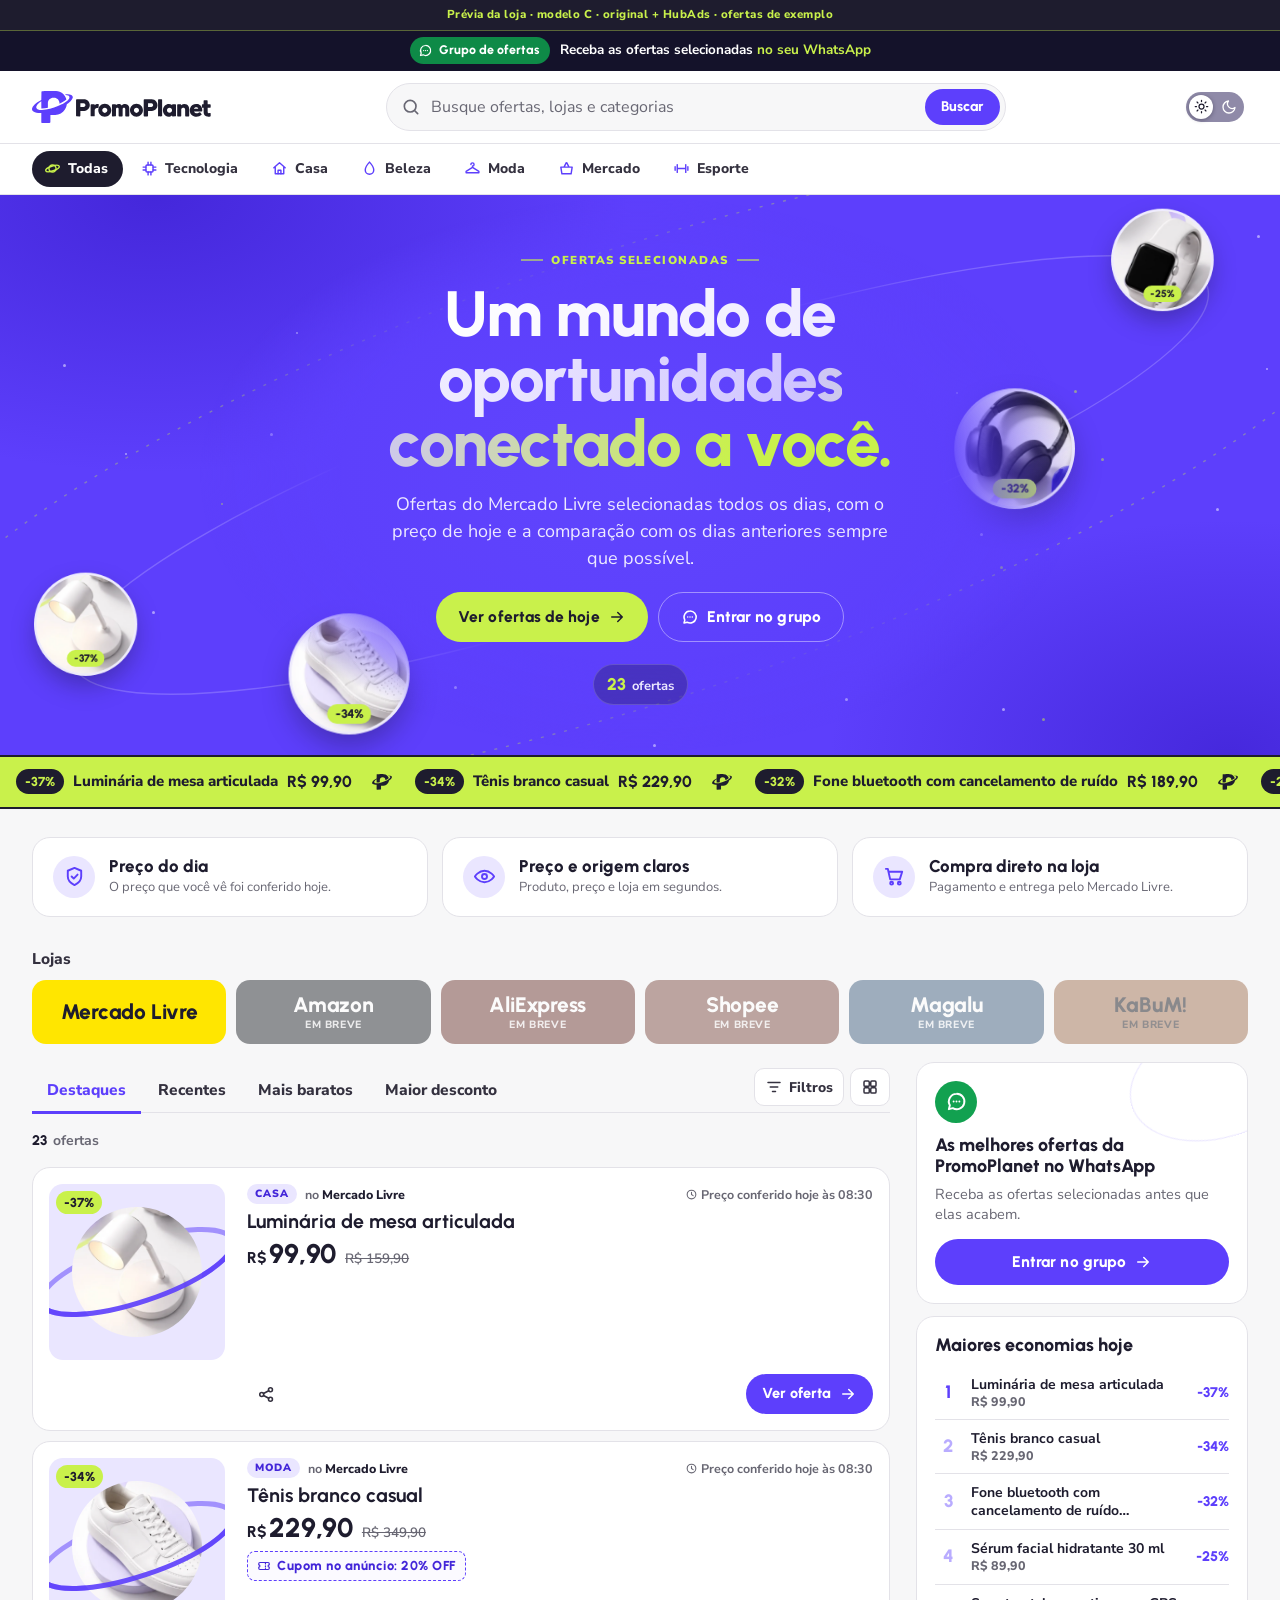
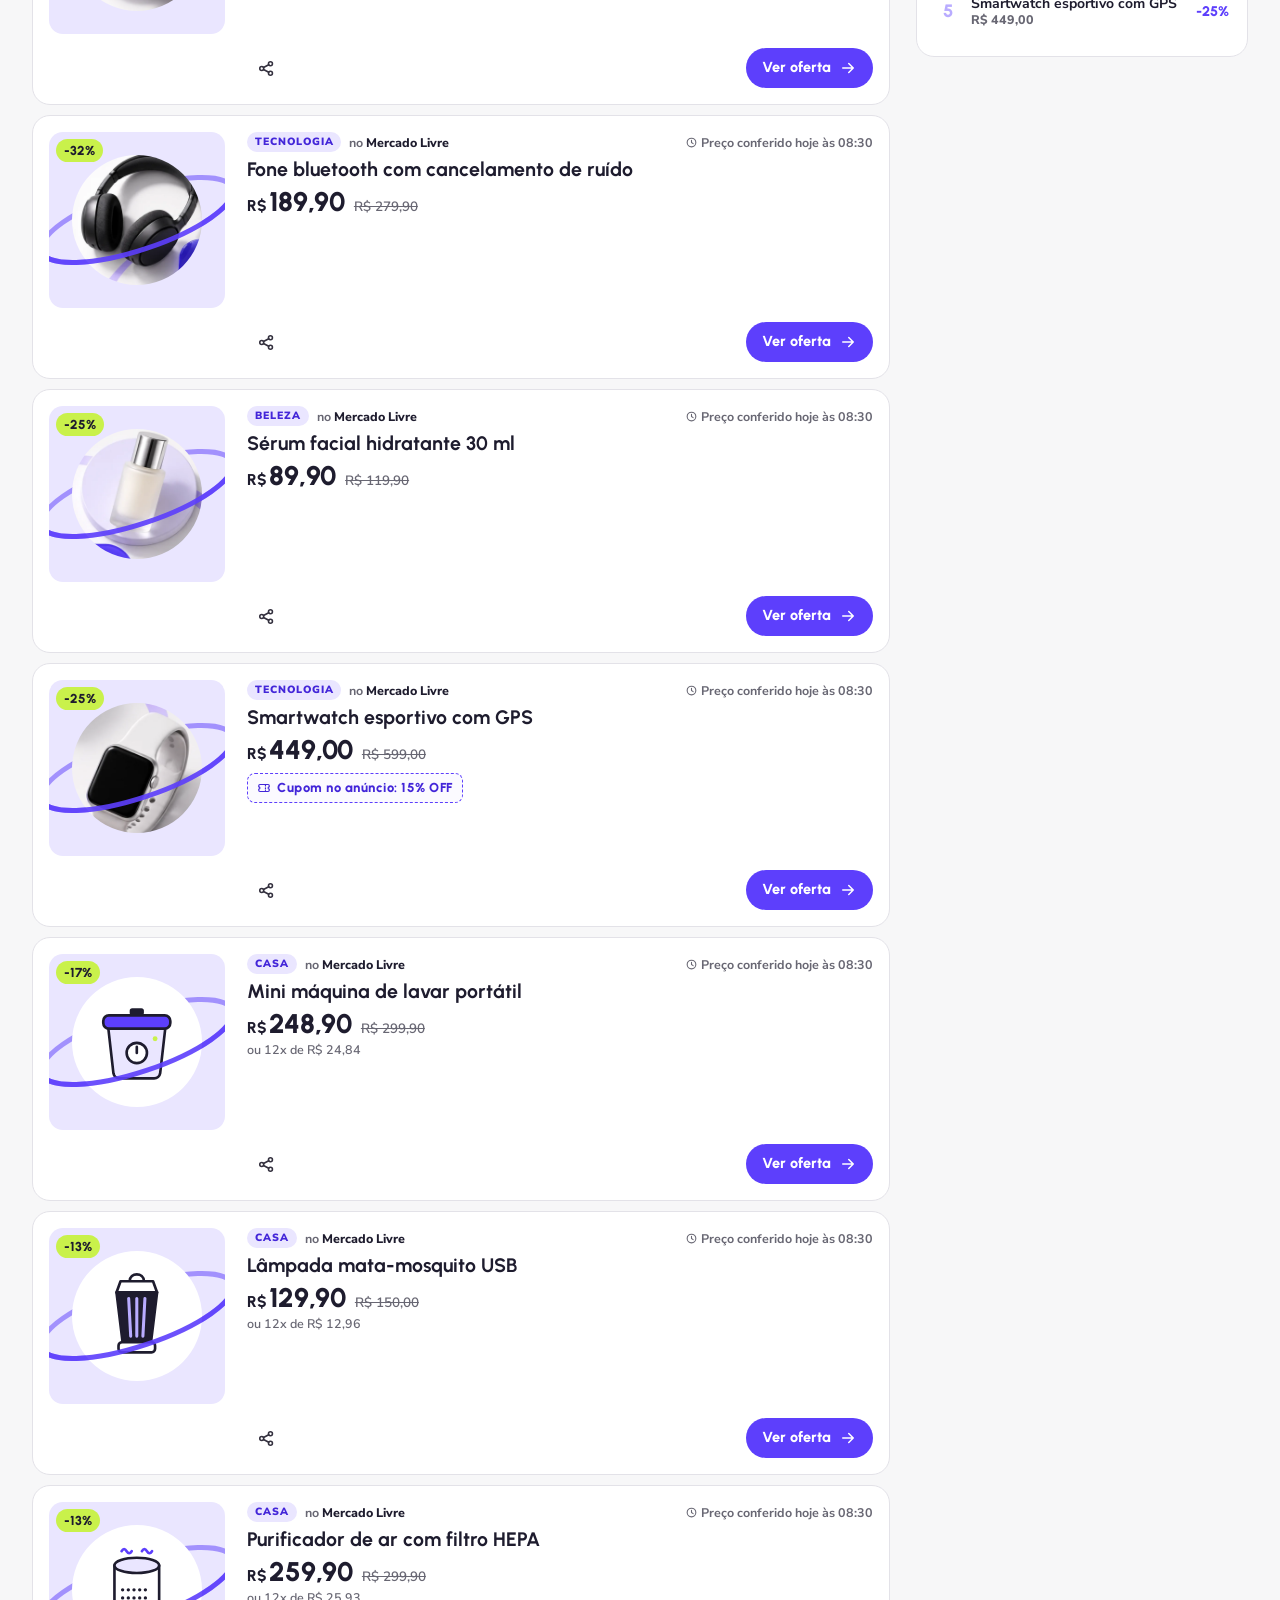
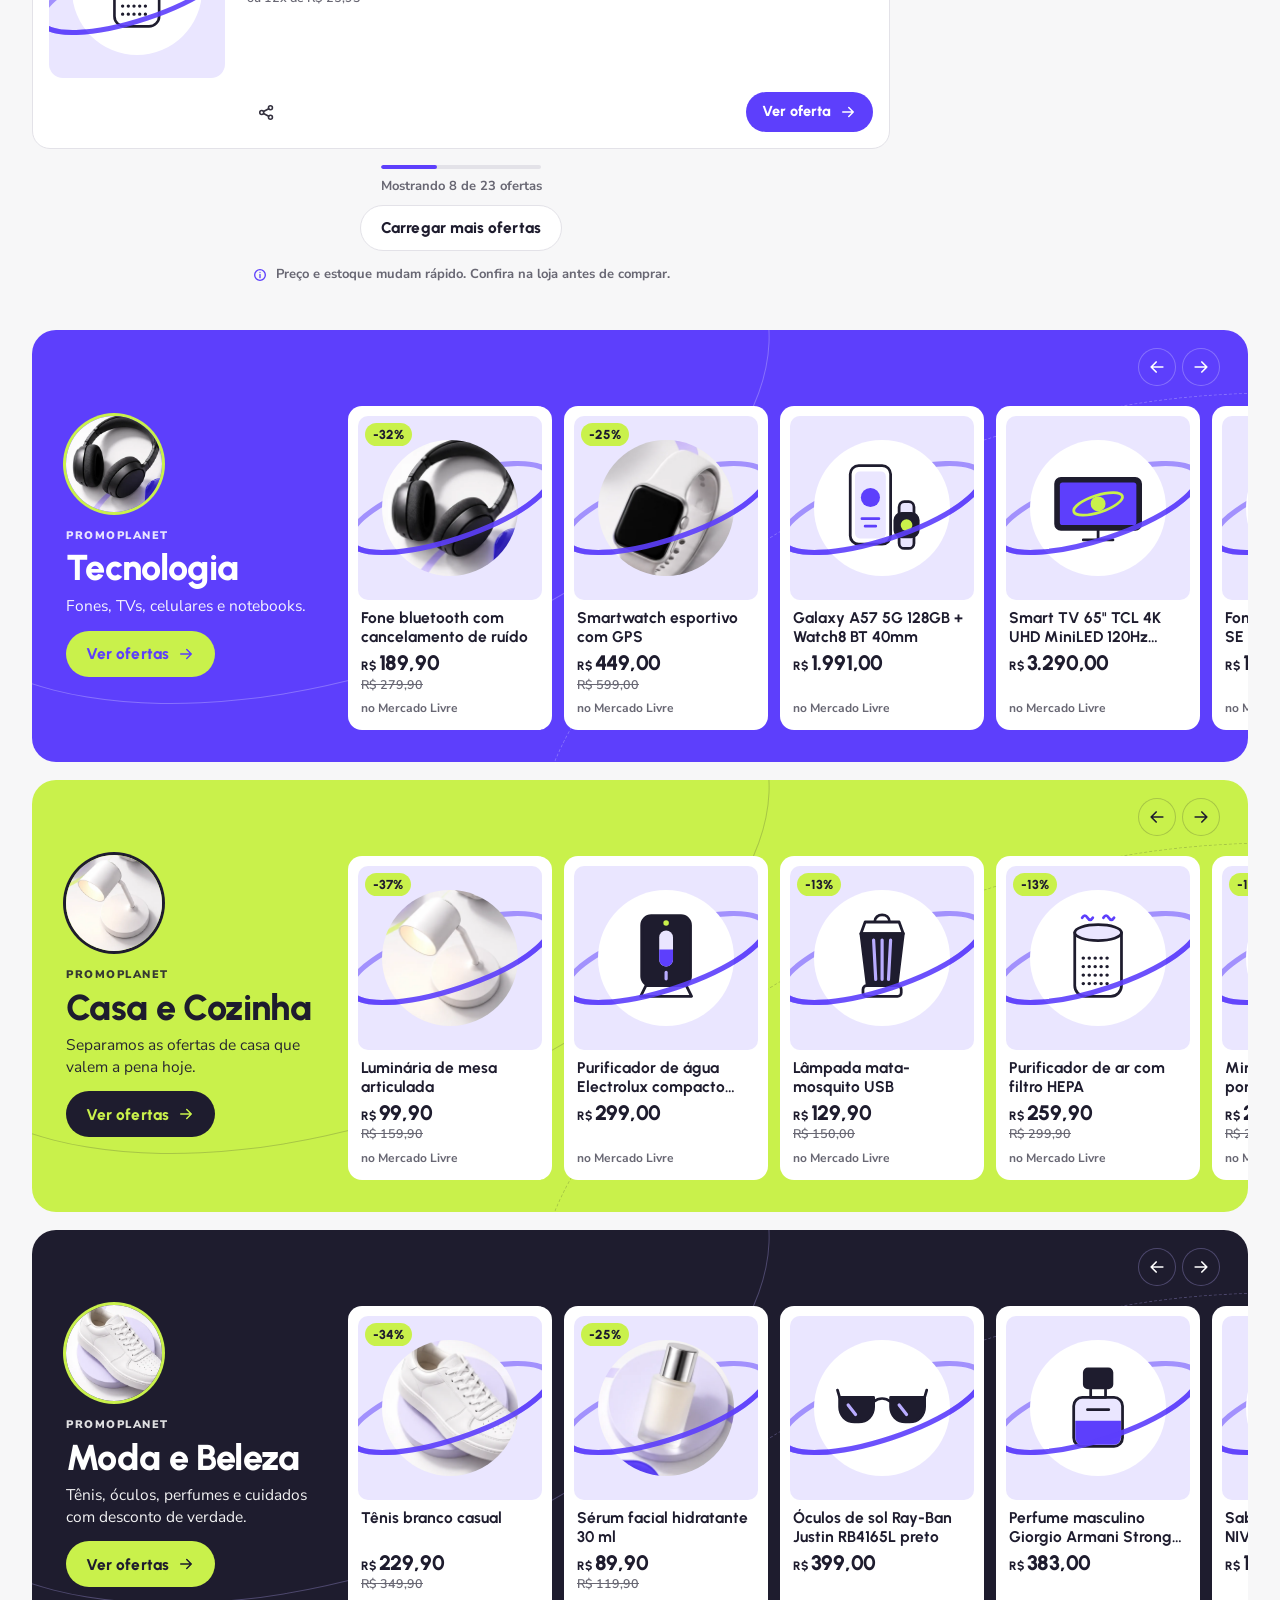
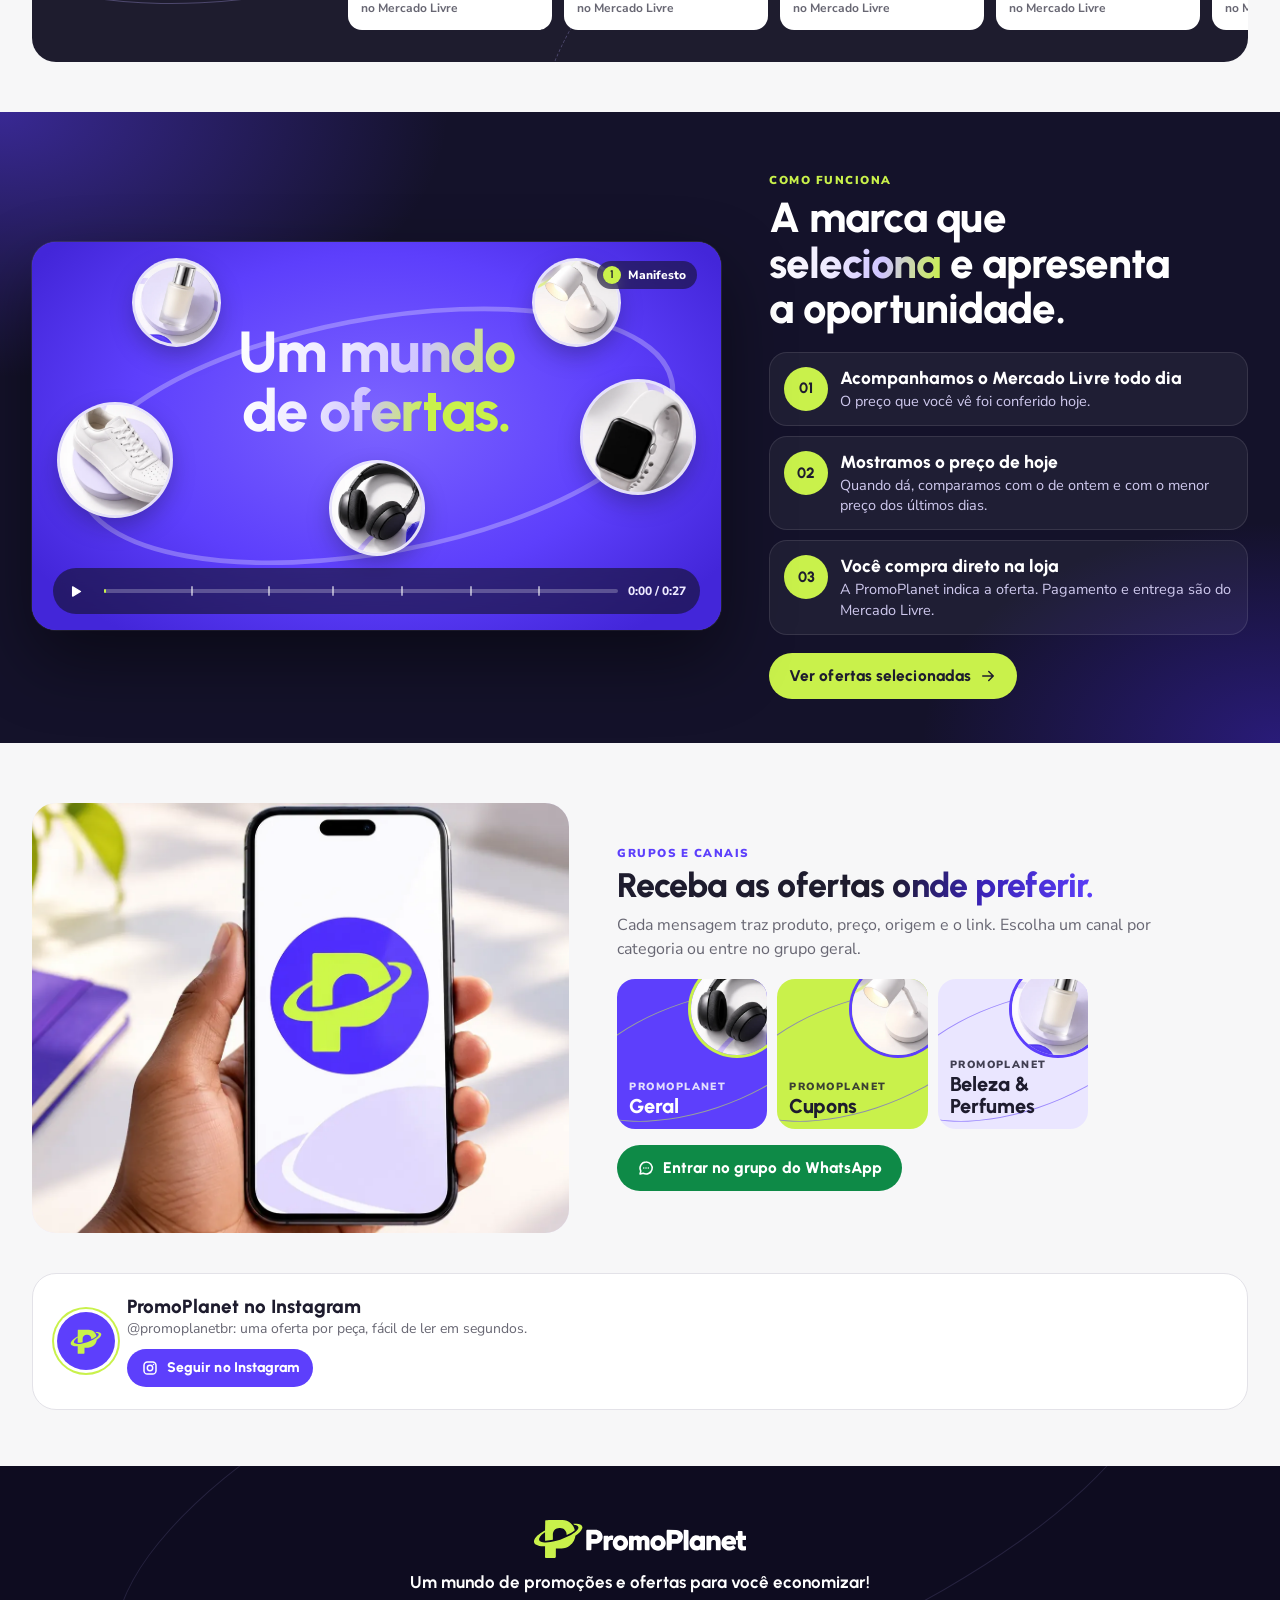
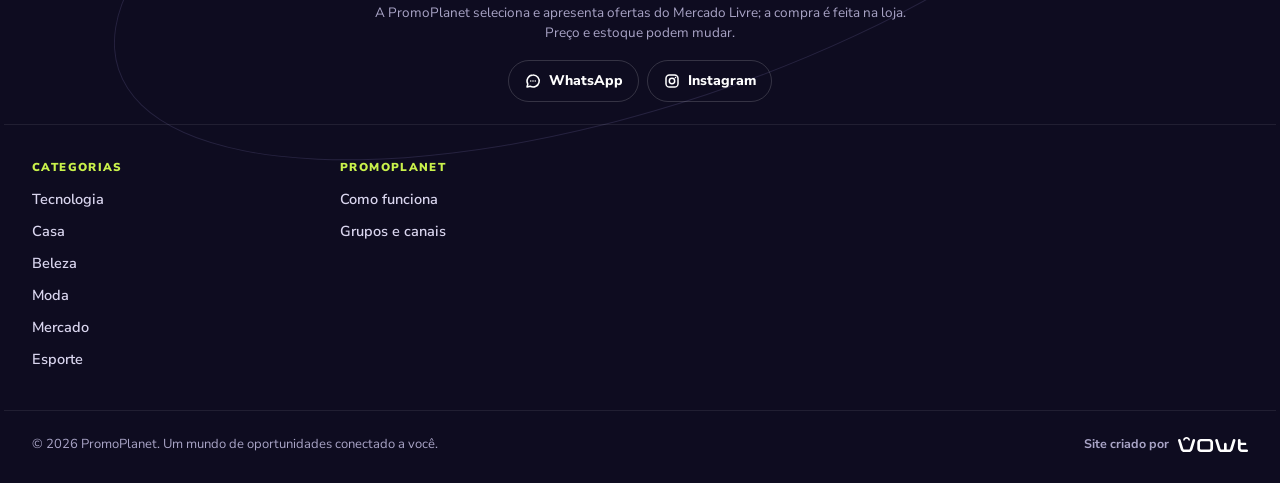
<file: linktree-previa-oficial/loja-mockup/loja.html>
<!DOCTYPE html>
<html lang="pt-BR" class="no-js">
<head>
<meta charset="utf-8">
<meta name="viewport" content="width=device-width, initial-scale=1, viewport-fit=cover">
<title>PromoPlanet: mockup da loja</title>
<meta name="description" content="A PromoPlanet seleciona ofertas do Mercado Livre todos os dias e mostra o preço de hoje. Entre no grupo do WhatsApp e receba as ofertas selecionadas.">
<meta name="theme-color" content="#5D3FFC">
<meta property="og:type" content="website">
<meta property="og:locale" content="pt_BR">
<meta property="og:site_name" content="PromoPlanet">
<meta property="og:title" content="PromoPlanet | Um mundo de oportunidades conectado a você">
<meta property="og:description" content="Ofertas selecionadas em diferentes marketplaces, com produto, preço e origem em segundos.">
<link rel="icon" type="image/svg+xml" href="data:image/svg+xml,%3Csvg xmlns='http://www.w3.org/2000/svg' viewBox='0 0 64 64'%3E%3Crect width='64' height='64' rx='15' fill='%235D3FFC'/%3E%3Cpath transform='translate%286.5 11.4%29 scale%28.128%29 translate%28-143.37 -331.76%29' fill='%23C9F14B' d='M478.78,379.49c11.05,0,21.27,2.5,30.55,7.25,10.26,5.25,15.07,15.8,11.92,26.95-7.3,23.07-31.22,41.42-51.2,55.52-3.68,34.45-23.37,63.79-53.59,80.06-15.11,8.08-31.02,12.86-48.32,12.93l-42.77.17-.2,62.64c-.01,4.15-3.37,8.23-7.71,8.24l-66.63.13c-4.19,0-5.63-2.98-5.62-6.75l.12-80.88c-23.98.81-50.07.1-69.03-12.55-12.18-7.55-16.05-21.75-10.34-34.98,12.37-28.64,50.55-52.69,79.17-67.99l.57-24.8c.37-15.96.7-31.51.72-47.46,0-3.21,2.4-4.98,5.42-4.88,12.02.36,23.26-.19,35.37-.44,29.63-.61,58.31-1.53,87.91-.24,45.54,1.97,80.59,31.46,90.96,75.25-18.66,15.48-38.51,26.5-60.68,35.84,1.41-31.17-21.71-54.02-51.32-52.48-28.99-1.63-52.16,21.08-50.88,50.13v37.85c-18.67,3.73-37.25,7.22-57.63,6.54l-.44-62.56c-17.2,11-35.64,25.91-42.72,43.67-4.03,10.09-.45,20.33,9.35,25.31,20.14,10.23,50.87,7.59,74.65,3.64,48.71-8.1,95.08-23.81,138.86-46.55,21.48-11.16,55.78-32.3,65.24-52.13,4.94-10.35,1.24-20.2-8.79-24.94-6.74-3.19-13.9-4.48-21.52-5.11l-5.15-7.35h23.72Z'/%3E%3C/svg%3E">
<script>(function(){try{var q=new URLSearchParams(location.search);document.documentElement.setAttribute('data-modelo',(q.get('modelo')||'c').toLowerCase());if(q.get('tema')==='escuro')document.documentElement.setAttribute('data-tema','escuro');if(!q.get('abertura'))sessionStorage.setItem('pp-s','1')}catch(e){}})()</script>
<script>try{document.documentElement.className='js'+(sessionStorage.getItem('pp-s')?' no-splash':'')}catch(e){document.documentElement.className='js'}</script>
<link rel="stylesheet" href="assets/css/site.css?v=2001">
<link rel="stylesheet" href="assets/css/mockup.css">
</head>
<body>
<svg width="0" height="0" style="position:absolute" aria-hidden="true" focusable="false">
<defs>
<!-- Logo PromoPlanet: vetores oficiais do manual de identidade (simbolo + nome) -->
<g id="pp-sym"><path pathLength="1" d="M478.78,379.49c11.05,0,21.27,2.5,30.55,7.25,10.26,5.25,15.07,15.8,11.92,26.95-7.3,23.07-31.22,41.42-51.2,55.52-3.68,34.45-23.37,63.79-53.59,80.06-15.11,8.08-31.02,12.86-48.32,12.93l-42.77.17-.2,62.64c-.01,4.15-3.37,8.23-7.71,8.24l-66.63.13c-4.19,0-5.63-2.98-5.62-6.75l.12-80.88c-23.98.81-50.07.1-69.03-12.55-12.18-7.55-16.05-21.75-10.34-34.98,12.37-28.64,50.55-52.69,79.17-67.99l.57-24.8c.37-15.96.7-31.51.72-47.46,0-3.21,2.4-4.98,5.42-4.88,12.02.36,23.26-.19,35.37-.44,29.63-.61,58.31-1.53,87.91-.24,45.54,1.97,80.59,31.46,90.96,75.25-18.66,15.48-38.51,26.5-60.68,35.84,1.41-31.17-21.71-54.02-51.32-52.48-28.99-1.63-52.16,21.08-50.88,50.13v37.85c-18.67,3.73-37.25,7.22-57.63,6.54l-.44-62.56c-17.2,11-35.64,25.91-42.72,43.67-4.03,10.09-.45,20.33,9.35,25.31,20.14,10.23,50.87,7.59,74.65,3.64,48.71-8.1,95.08-23.81,138.86-46.55,21.48-11.16,55.78-32.3,65.24-52.13,4.94-10.35,1.24-20.2-8.79-24.94-6.74-3.19-13.9-4.48-21.52-5.11l-5.15-7.35h23.72Z"></path></g>
<g id="pp-P1"><path d="M589.19,528.17l-.42,42.03c-.03,3.12-2.63,5.01-5.64,4.99l-27.08-.14c-2.28-.01-5.01-2.13-5.01-4.92v-139.44c0-3.57,3.24-5.8,6.24-5.8l61.03.05c26.9.02,49.58,16.83,53.19,44,4.01,30.15-16.76,56.38-47.47,58.78l-34.84.45ZM618.26,493.12c9.89-.03,15.74-8.76,15.44-17.33-.3-8.48-6.59-16.18-15.98-16.27l-28.53-.25-.2,33.94,29.28-.09Z"></path></g>
<g id="pp-romo"><path d="M710.43,575.02l-26.36.03c-2.47,0-4.76-2.21-4.76-4.88l.02-96.08c0-3.38,2.96-5.5,5.94-5.47l25.4.31c3.54.04,4.3,5.16,4.09,9.14,12.45-13.85,37.6-12.97,36.75-5.95l-3.43,28.38-13.71-.14c-11.06,1.39-19.25,9.34-19.24,20.58l.06,49.1c0,2.16-1.92,4.97-4.77,4.97Z"></path>
<path d="M861.2,521.96c0,31.59-25.61,57.2-57.2,57.2s-57.2-25.61-57.2-57.2,25.61-57.2,57.2-57.2,57.2,25.61,57.2,57.2ZM826.45,521.89c0-12.39-10.05-22.44-22.44-22.44s-22.44,10.05-22.44,22.44,10.05,22.44,22.44,22.44,22.44-10.05,22.44-22.44Z"></path>
<path d="M932.42,575.22c-4.43,0-6.63-2.35-6.65-6.11l-.33-60.57c-.03-6.38-6.37-9.77-11.76-9.27-4.7.44-10.96,4.05-11,10.23l-.4,60.68c-.02,2.54-1.87,4.88-4.5,4.88l-25.83.03c-2.46,0-4.88-2.19-4.88-4.91v-96.09c0-3.55,3.02-5.55,6.09-5.52l24.24.26c2.87.03,4.4,3.52,5.33,6.83,15.72-12.13,36.57-12.24,50.12,2.81,14.38-12.76,35.51-15.86,51.29-5.13,10.19,6.93,15.17,19.33,15.23,31.54l.32,65.17c.01,3-2.87,5.09-5.54,5.09l-23.6.05c-3.96,0-6.39-2.54-6.4-6.34l-.23-59.58c-.02-6.55-6.01-10.43-11.45-10.02-5.71.43-11.43,4.39-11.44,11.11l-.1,59.69c0,3.07-2.63,5.12-5.51,5.12l-22.99.03Z"></path>
<path d="M1139.75,521.94c0,31.48-25.52,56.99-56.99,56.99s-56.99-25.52-56.99-56.99,25.52-56.99,56.99-56.99,56.99,25.52,56.99,56.99ZM1105.17,521.94c0-12.37-10.03-22.4-22.4-22.4s-22.4,10.03-22.4,22.4,10.03,22.4,22.4,22.4,22.4-10.03,22.4-22.4Z"></path></g>
<g id="pp-P2"><path d="M1184.7,528.14l-.15,41c-.01,3.6-2.4,6.09-6.06,6.08l-25.86-.07c-3.74-.01-6.21-2.19-6.2-6.1l.05-138.4c0-3.64,2.92-5.82,6.22-5.8l64.45.34c15.13.08,29.46,6.46,39.06,18.1,15.54,18.83,15.16,46.25.62,65.5-10.11,11.86-23.95,18.98-39.58,19.11l-32.54.26ZM1213.89,493.16c9.77-.07,15.84-8.71,15.61-17.27-.22-8.12-6.27-16.17-15.23-16.27l-29.54-.33.02,34.09,29.15-.22Z"></path></g>
<g id="pp-lanet"><path d="M1305.42,574.28c-8.86,2.23-18.42.23-27.13.9-2.9.22-5.62-2.19-5.62-5.2l.08-140.32c0-3.12,2.87-4.8,5.53-4.79l25.69.1c2.3,0,4.51,2.16,4.51,4.67l.22,132.44c0,3.61,1.79,10.93-3.28,12.2Z"></path>
<path d="M1425.7,575.07l-23.02.15c-2,.01-3.89-.32-5.01-1.56s-1.54-3.18-2.1-5.88c-4.44,4.32-9.22,6.86-14.94,8.34-25.45,6.59-50.42-5.87-60.51-30.17-9.51-22.9-5.45-49.42,12.69-66.61,17.49-16.58,43.95-18.48,62.79-3.6.53-4.39,2.31-7.12,6.06-7.12h23.2c3.7,0,6,2.86,6,6.59l-.04,93.78c0,2.88-1.64,6.04-5.12,6.06ZM1395.81,521.94c0-12.32-9.99-22.31-22.31-22.31s-22.31,9.99-22.31,22.31,9.99,22.31,22.31,22.31,22.31-9.99,22.31-22.31Z"></path>
<path d="M1504.29,502.28c-5.59-3.9-11.91-3.92-17.87-.75-3.96,2.11-9.37,7.47-9.4,13.86l-.29,53.72c-.02,3.61-2.11,6.08-5.82,6.07l-24.73-.06c-2.38,0-5.05-2.14-5.05-4.91l-.03-96.18c0-3.05,2.5-5.4,5.31-5.37l25.16.26c3.05.03,4.35,4.25,4.54,8.2,19.96-15.92,52.4-13.86,64.56,9.31,4.22,8.05,6.24,16.95,6.24,26.32v57.32c-.01,3.01-2.65,5.13-5.49,5.12l-24.77-.08c-2.93,0-5.31-2.15-5.32-5.06l-.16-53.79c-.02-5.23-2.4-10.86-6.88-13.98Z"></path>
<path d="M1606.02,546.84c22.26,3.98,30.67-14.14,36.46-7.23l12.33,14.7c1.48,1.76,2.67,4.96.75,6.89-15.92,15.96-41.83,20.05-63.46,14.66-20.55-5.12-35.07-21.16-39.11-41.87-4.4-22.54,3.41-45.56,22.51-58.69,13.14-9.03,28.95-11.08,44.5-8.21,29.46,5.44,44.76,31.95,41.67,61.6-.27,2.55-2.76,4.12-5.22,4.12l-67.52-.12c2.42,7.85,9.13,12.74,17.1,14.16ZM1626.89,508.29c-3.26-10.5-11.84-13.64-20.32-13.2-7.55.4-15.25,4.63-17.94,13.48l38.26-.29Z"></path>
<path d="M1735.42,550.42l.65,19.88c.1,3.05-1.59,5.1-4.38,5.83-9.31,2.43-18.71,2.59-28.26,1.14-16.96-2.57-29.01-15.72-29.21-33.02l-.51-44.44c-7.9-1.1-14.78,1.29-14.8-5.89l-.05-19.97c0-3.01,1.75-5.41,4.8-5.45l9.9-.12.07-30.32c0-2.7,2.53-4.81,5.13-4.82l24.64-.09c2.68,0,5.6,1.66,5.63,4.64l.27,30.42,21.09.21c3.11.03,5.47,2.53,5.46,5.66l-.03,20.85c0,2.4-2.09,4.41-4.4,4.42l-22.22.15.16,36.63c.03,5.77,3.82,9.98,9.54,10.63,6.96.8,16.28-4.04,16.53,3.67Z"></path></g>
<!-- Icones da interface -->
<symbol id="i-search" viewBox="0 0 24 24"><circle cx="11" cy="11" r="7"/><path d="m20 20-3.500-3.500"/></symbol>
<symbol id="i-bell" viewBox="0 0 24 24"><path d="M6 16v-5a6 6 0 0 1 12 0v5l2 2H4z"/><path d="M10 20.500a2 2 0 0 0 4 0"/></symbol>
<symbol id="i-heart" viewBox="0 0 24 24"><path d="M12 20s-7.500-4.600-7.500-10.200A4.300 4.300 0 0 1 12 7.200a4.300 4.300 0 0 1 7.500 2.600C19.500 15.400 12 20 12 20z"/></symbol>
<symbol id="i-plus" viewBox="0 0 24 24"><path d="M12 5v14M5 12h14"/></symbol>
<symbol id="i-user" viewBox="0 0 24 24"><circle cx="12" cy="8" r="4"/><path d="M4 20c1.500-4 4.500-6 8-6s6.500 2 8 6"/></symbol>
<symbol id="i-chat" viewBox="0 0 24 24"><path d="M4 5h16v11H9.500L4 20z"/></symbol>
<symbol id="i-share" viewBox="0 0 24 24"><circle cx="6" cy="12" r="2.500"/><circle cx="17" cy="6" r="2.500"/><circle cx="17" cy="18" r="2.500"/><path d="m8.200 10.800 6.600-3.600M8.200 13.200l6.600 3.600"/></symbol>
<symbol id="i-copy" viewBox="0 0 24 24"><rect x="9" y="9" width="11" height="11" rx="2"/><path d="M5 15V6a2 2 0 0 1 2-2h8"/></symbol>
<symbol id="i-check" viewBox="0 0 24 24"><path d="m5 12.500 4.500 4.500L19 7.500"/></symbol>
<symbol id="i-x" viewBox="0 0 24 24"><path d="M6 6l12 12M18 6 6 18"/></symbol>
<symbol id="i-arr" viewBox="0 0 24 24"><path d="M5 12h14M13 6l6 6-6 6"/></symbol>
<symbol id="i-up" viewBox="0 0 24 24"><path d="M12 19V5M6 11l6-6 6 6"/></symbol>
<symbol id="i-down" viewBox="0 0 24 24"><path d="M12 5v14M6 13l6 6 6-6"/></symbol>
<symbol id="i-flame" viewBox="0 0 24 24"><path d="M12 3c.800 3.200 5 5.200 5 10a5 5 0 0 1-10 0c0-1.800.800-3 1.800-4 .200 1.800 1 2.800 2 3 .200-3-.800-5.500 1.200-9z"/></symbol>
<symbol id="i-ticket" viewBox="0 0 24 24"><path d="M3 8a2 2 0 0 1 2-2h14a2 2 0 0 1 2 2v2a2 2 0 0 0 0 4v2a2 2 0 0 1-2 2H5a2 2 0 0 1-2-2v-2a2 2 0 0 0 0-4z"/><path d="M14.500 6.500v11" stroke-dasharray="2 3"/></symbol>
<symbol id="i-home" viewBox="0 0 24 24"><path d="M4 11 12 4l8 7v8a1 1 0 0 1-1 1h-4.500v-6h-5v6H5a1 1 0 0 1-1-1z"/></symbol>
<symbol id="i-menu" viewBox="0 0 24 24"><path d="M4 7h16M4 12h16M4 17h16"/></symbol>
<symbol id="i-filter" viewBox="0 0 24 24"><path d="M4 6h16M7 12h10M10 18h4"/></symbol>
<symbol id="i-grid" viewBox="0 0 24 24"><rect x="4" y="4" width="7" height="7" rx="1.500"/><rect x="13" y="4" width="7" height="7" rx="1.500"/><rect x="4" y="13" width="7" height="7" rx="1.500"/><rect x="13" y="13" width="7" height="7" rx="1.500"/></symbol>
<symbol id="i-list" viewBox="0 0 24 24"><path d="M9 6h11M9 12h11M9 18h11M4.500 6h.010M4.500 12h.010M4.500 18h.010"/></symbol>
<symbol id="i-store" viewBox="0 0 24 24"><path d="M4 9.500 5.500 4h13L20 9.500M4 9.500V19a1 1 0 0 0 1 1h14a1 1 0 0 0 1-1V9.500M4 9.500h16M9.500 20v-5.500h5V20"/></symbol>
<symbol id="i-truck" viewBox="0 0 24 24"><path d="M3 6h11v10H3zM14 10h4l3 3v3h-7z"/><circle cx="7" cy="18" r="2"/><circle cx="17.500" cy="18" r="2"/></symbol>
<symbol id="i-clock" viewBox="0 0 24 24"><circle cx="12" cy="12" r="8"/><path d="M12 8v4l3 2"/></symbol>
<symbol id="i-ext" viewBox="0 0 24 24"><path d="M14 5h5v5M19 5l-8 8M11 6H6a1 1 0 0 0-1 1v11a1 1 0 0 0 1 1h11a1 1 0 0 0 1-1v-5"/></symbol>
<symbol id="i-trash" viewBox="0 0 24 24"><path d="M5 7h14M10 7V4h4v3M7 7l1 13h8l1-13"/></symbol>
<symbol id="i-play" viewBox="0 0 24 24"><path d="M8 5.500v13l11-6.500z" fill="currentColor"/></symbol>
<symbol id="i-pause" viewBox="0 0 24 24"><path d="M8.500 6v12M15.500 6v12"/></symbol>
<symbol id="i-wa" viewBox="0 0 24 24"><path d="M12 4a8 8 0 0 0-6.900 12L4 20l4.200-1.100A8 8 0 1 0 12 4z"/><path d="M9 12h.010M12 12h.010M15 12h.010"/></symbol>
<symbol id="i-ig" viewBox="0 0 24 24"><rect x="4" y="4" width="16" height="16" rx="4.500"/><circle cx="12" cy="12" r="3.600"/><path d="M16.700 7.300h.010"/></symbol>
<symbol id="i-tg" viewBox="0 0 24 24"><path d="M20.500 4.500 3 11.200l5.300 2 1.700 5.800 3-3.600 4.300 3.100z"/><path d="m8.300 13.200 8.200-5.700"/></symbol>
<symbol id="i-planet" viewBox="0 0 24 24"><circle cx="12" cy="12" r="5"/><ellipse cx="12" cy="12" rx="10" ry="3.400" transform="rotate(-18 12 12)"/></symbol>
<symbol id="i-shield" viewBox="0 0 24 24"><path d="M12 3 5 6v6c0 4 3 7 7 9 4-2 7-5 7-9V6z"/><path d="m9 12 2.200 2.200L15.200 10"/></symbol>
<symbol id="i-eye" viewBox="0 0 24 24"><path d="M2 12s3.500-6 10-6 10 6 10 6-3.500 6-10 6S2 12 2 12z"/><circle cx="12" cy="12" r="2.600"/></symbol>
<symbol id="i-cart" viewBox="0 0 24 24"><path d="M3 4h2l2.500 11h10L20 7H6.500"/><circle cx="9" cy="19" r="1.500"/><circle cx="17" cy="19" r="1.500"/></symbol>
<symbol id="i-chev" viewBox="0 0 24 24"><path d="m6 9 6 6 6-6"/></symbol>
<symbol id="i-flag" viewBox="0 0 24 24"><path d="M5 21V4M5 5h13l-2.500 4 2.500 4H5"/></symbol>
<symbol id="i-info" viewBox="0 0 24 24"><circle cx="12" cy="12" r="8"/><path d="M12 11v5M12 8h.010"/></symbol>
<symbol id="i-link" viewBox="0 0 24 24"><path d="M10 14a4 4 0 0 0 5.700 0l3-3a4 4 0 0 0-5.700-5.700l-1 1M14 10a4 4 0 0 0-5.700 0l-3 3a4 4 0 0 0 5.700 5.700l1-1"/></symbol>
<!-- categorias -->
<symbol id="i-c-todas" viewBox="0 0 24 24"><circle cx="12" cy="12" r="5"/><ellipse cx="12" cy="12" rx="10" ry="3.400" transform="rotate(-18 12 12)"/></symbol>
<symbol id="i-c-tecnologia" viewBox="0 0 24 24"><rect x="7" y="7" width="10" height="10" rx="1.500"/><path d="M10 3v4M14 3v4M10 17v4M14 17v4M3 10h4M3 14h4M17 10h4M17 14h4"/></symbol>
<symbol id="i-c-casa" viewBox="0 0 24 24"><path d="M4 11 12 4l8 7M6 10v9.500h12V10"/><path d="M10 19.500v-5h4v5"/></symbol>
<symbol id="i-c-beleza" viewBox="0 0 24 24"><path d="M12 3s6 6.500 6 11a6 6 0 0 1-12 0c0-4.500 6-11 6-11z"/></symbol>
<symbol id="i-c-moda" viewBox="0 0 24 24"><path d="M12 8.500a2.200 2.200 0 1 0-2.200-2.200M12 8.500v2l9 5.500v2H3v-2l9-5.500"/></symbol>
<symbol id="i-c-games" viewBox="0 0 24 24"><path d="M8 8h8a5 5 0 0 1 5 5v2.200a2.400 2.400 0 0 1-4.300 1.400L15.500 15h-7l-1.200 1.600A2.400 2.400 0 0 1 3 15.200V13a5 5 0 0 1 5-5z"/><path d="M8 10.800v3M6.500 12.300h3M15.500 12.300h.010"/></symbol>
<symbol id="i-c-mercado" viewBox="0 0 24 24"><path d="M4 10h16l-1.500 9.500h-13zM8.500 10l3-6M15.500 10l-3-6"/></symbol>
<symbol id="i-c-esporte" viewBox="0 0 24 24"><path d="M3 9.500v5M6 6.500v11M18 6.500v11M21 9.500v5M6 12h12"/></symbol>
</defs>
</svg>


<div id="splash" aria-hidden="true">
  <svg viewBox="143.37 331.76 398.83 321.62"><ellipse class="sp-o" pathLength="1" cx="341.6" cy="459.9" rx="187.5" ry="65.1" transform="rotate(-18.4 341.6 459.9)"/><use href="#pp-sym" class="sp-p"/></svg>
</div>

<div class="demo" id="demoBar" hidden>
  <div class="wrap"><b>Demonstração</b><span>Ofertas e cupons de exemplo para testar o site.</span><button type="button" data-a="demo-x" aria-label="Fechar aviso"><svg class="ic" aria-hidden="true"><use href="#i-x"/></svg></button></div>
</div>

<a class="wbar" href="#canais" data-a="grupo">
  <span class="wrap"><i><svg class="ic" aria-hidden="true"><use href="#i-wa"/></svg>Grupo de ofertas</i><span>Receba as ofertas selecionadas <em>no seu WhatsApp</em></span></span>
</a>

<header class="hd" id="hd">
  <div class="wrap hd-in">
    <a class="hd-logo" href="#topo" data-a="topo" aria-label="PromoPlanet, in&#237;cio"><svg class="logo" viewBox="163.37 351.76 1572.7 281.62" role="img" aria-label="PromoPlanet"><use href="#pp-sym" class="lg-s"/><use href="#pp-P1"/><use href="#pp-romo"/><use href="#pp-P2"/><use href="#pp-lanet"/></svg></a>
    <form class="busca" id="busca" role="search" autocomplete="off">
      <svg class="ic" aria-hidden="true"><use href="#i-search"/></svg>
      <label class="sr" for="q">Buscar ofertas</label>
      <input id="q" type="search" name="q" placeholder="Busque ofertas, lojas e categorias" enterkeyhint="search" aria-controls="sug" aria-autocomplete="list">
      <button type="button" class="busca-x" data-a="q-x" aria-label="Limpar busca" hidden><svg class="ic" aria-hidden="true"><use href="#i-x"/></svg></button>
      <button type="submit" class="busca-go">Buscar</button>
      <div class="sug" id="sug" role="listbox" hidden></div>
    </form>
    <div class="hd-act">
      <button type="button" class="hb" data-a="alertas" aria-label="Alertas"><svg class="ic" aria-hidden="true"><use href="#i-bell"/></svg><span class="tx">Alertas</span><span class="bdg" id="bAl" hidden>0</span></button>
      <button type="button" class="hb" data-a="salvos" aria-label="Ofertas salvas"><svg class="ic" aria-hidden="true"><use href="#i-heart"/></svg><span class="tx">Salvos</span><span class="bdg" id="bSv" hidden>0</span></button>
      <button type="button" class="hb hd-post-m" data-a="postar" aria-label="Postar oferta"><svg class="ic" aria-hidden="true"><use href="#i-plus"/></svg></button>
      <button type="button" class="btn btn-v btn-sm hd-post" data-a="postar"><svg class="ic" aria-hidden="true"><use href="#i-plus"/></svg>Postar oferta</button>
      <button type="button" class="hd-user" data-a="perfil" id="uBtn" aria-label="Seu apelido"><svg class="ic" aria-hidden="true"><use href="#i-user"/></svg></button>
    </div>
  </div>
</header>
<nav class="cats" id="catsNav" aria-label="Categorias"><div class="wrap cats-in" id="cats"></div></nav>

<main id="topo">

<!-- ================= HERO ================= -->
<section class="hero" id="hero" aria-label="PromoPlanet">
  <div class="hero-st" id="stars" aria-hidden="true"></div>
  <svg class="orb-l" id="orbL" aria-hidden="true"><ellipse/><ellipse/></svg>
  <div class="wrap hero-in">
    <div class="hero-sys" id="sys">
      <button type="button" class="bub" data-a="abrir" data-id="fone-bluetooth-cancelamento-ruido" data-off="-32%" aria-label="Fone bluetooth, 32% de desconto"><img data-k="m1" src="assets/media/img/pr_fone.webp" alt="" width="560" height="560"></button>
      <button type="button" class="bub" data-a="abrir" data-id="tenis-branco-casual" data-off="-34%" aria-label="Tênis branco casual, 34% de desconto"><img data-k="m2" src="assets/media/img/pr_tenis.webp" alt="" width="560" height="560"></button>
      <button type="button" class="bub" data-a="abrir" data-id="luminaria-de-mesa-articulada" data-off="-37%" aria-label="Luminária de mesa, 37% de desconto"><img data-k="m3" src="assets/media/img/pr_luminaria.webp" alt="" width="560" height="560"></button>
      <button type="button" class="bub" data-a="abrir" data-id="serum-facial-hidratante" data-off="-25%" aria-label="Sérum facial, 25% de desconto"><img data-k="m4" src="assets/media/img/pr_frasco.webp" alt="" width="560" height="560"></button>
      <button type="button" class="bub" data-a="abrir" data-id="smartwatch-esportivo-gps" data-off="-25%" aria-label="Smartwatch, 25% de desconto"><img data-k="m5" src="assets/media/img/pr_relogio.webp" alt="" width="560" height="560"></button>
      <svg class="sym hero-p" viewBox="143.37 331.76 398.83 321.62" aria-hidden="true"><use href="#pp-sym"/></svg>
    </div>
    <div class="hero-tx">
      <span class="eyebrow">Ofertas selecionadas</span>
      <h1><span>Um mundo de oportunidades conectado a</span> <em>você.</em></h1>
      <p class="hero-sub">A gente acompanha os marketplaces, seleciona o que vale a pena e mostra onde comprar.</p>
      <div class="hero-cta">
        <a class="btn btn-l" href="#ofertas">Ver ofertas de hoje<svg class="ic" aria-hidden="true"><use href="#i-arr"/></svg></a>
        <button type="button" class="btn btn-w" data-a="grupo"><svg class="ic" aria-hidden="true"><use href="#i-wa"/></svg>Entrar no grupo</button>
      </div>
      <ul class="hero-nums" aria-label="N&#250;meros de hoje">
        <li><b id="nOf">0</b> ofertas</li>
        <li><b id="nLj">0</b> lojas</li>
        <li><b id="nCp">0</b> cupons</li>
      </ul>
    </div>
  </div>
</section>

<!-- faixa de ofertas em movimento -->
<div class="tick" id="tick" aria-label="Ofertas em destaque"><div class="tick-t" id="tickT"></div></div>

<!-- ================= BENEFICIOS ================= -->
<section class="wrap benef" aria-label="Por que a PromoPlanet">
  <div class="bn" data-rv><div class="bn-i"><svg class="ic" aria-hidden="true"><use href="#i-shield"/></svg></div><h3>Seleção com critério</h3><p>Oferta conferida antes de aparecer aqui.</p></div>
  <div class="bn" data-rv style="--d:.06s"><div class="bn-i"><svg class="ic" aria-hidden="true"><use href="#i-eye"/></svg></div><h3>Preço e origem claros</h3><p>Produto, preço e loja em segundos.</p></div>
  <div class="bn" data-rv style="--d:.12s"><div class="bn-i"><svg class="ic" aria-hidden="true"><use href="#i-cart"/></svg></div><h3>Compra direto na loja</h3><p>Pagamento e entrega pelo marketplace.</p></div>
  <div class="bn" data-rv style="--d:.18s"><div class="bn-i"><svg class="ic" aria-hidden="true"><use href="#i-bell"/></svg></div><h3>Alertas grátis</h3><p>Diga o que procura e acompanhe o preço.</p></div>
</section>

<!-- ================= CUPONS POR LOJA ================= -->
<section class="wrap lojas" id="cupons" aria-labelledby="ljT">
  <div class="lojas-h"><h2 id="ljT">Cupons das suas lojas favoritas:</h2><button type="button" data-a="cupons">Ver todos os cupons<svg class="ic" aria-hidden="true"><use href="#i-arr"/></svg></button></div>
  <div class="lj-row" id="ljRow"></div>
</section>

<!-- ================= FEED ================= -->
<section class="wrap feed" id="ofertas" aria-label="Ofertas">
  <div class="feed-m">
    <div class="tb" id="tb">
      <div class="tabs" id="tabs" role="tablist" aria-label="Ordenar ofertas">
        <button type="button" class="tab on" role="tab" aria-selected="true" data-a="tab" data-v="destaques">Destaques</button>
        <button type="button" class="tab" role="tab" aria-selected="false" data-a="tab" data-v="recentes">Recentes</button>
        <button type="button" class="tab" role="tab" aria-selected="false" data-a="tab" data-v="quentes">Quentes</button>
        <button type="button" class="tab" role="tab" aria-selected="false" data-a="tab" data-v="baratos">Mais baratos</button>
        <button type="button" class="tab" role="tab" aria-selected="false" data-a="tab" data-v="desconto">Maior desconto</button>
        <button type="button" class="tab" role="tab" aria-selected="false" data-a="tab" data-v="comentadas">Comentadas</button>
      </div>
      <div class="tb-tools">
        <button type="button" class="tl" data-a="filt" id="btFl" aria-expanded="false" aria-controls="fl"><svg class="ic" aria-hidden="true"><use href="#i-filter"/></svg><span class="tx">Filtros</span><span class="bdg" id="bFl" hidden>0</span></button>
        <button type="button" class="tl" data-a="view" id="btVw" aria-label="Mudar para grade"><svg class="ic" aria-hidden="true"><use href="#i-grid"/></svg></button>
      </div>
    </div>

    <div class="fl" id="fl" hidden>
      <div><h4>Lojas</h4><div class="fl-ch" id="flLj"></div></div>
      <div><h4>Pre&#231;o</h4>
        <div class="fl-pr">
          <label><span>De</span><input type="text" inputmode="decimal" id="pMin" placeholder="0,00" aria-label="Pre&#231;o m&#237;nimo"></label>
          <label><span>At&#233;</span><input type="text" inputmode="decimal" id="pMax" placeholder="0,00" aria-label="Pre&#231;o m&#225;ximo"></label>
        </div>
        <div class="fl-ch" style="margin-top:8px" id="flFx">
          <button type="button" class="ch" data-a="faixa" data-min="" data-max="50">At&#233; R$ 50</button>
          <button type="button" class="ch" data-a="faixa" data-min="50" data-max="200">R$ 50 a R$ 200</button>
          <button type="button" class="ch" data-a="faixa" data-min="200" data-max="1000">R$ 200 a R$ 1.000</button>
          <button type="button" class="ch" data-a="faixa" data-min="1000" data-max="">Acima de R$ 1.000</button>
        </div>
      </div>
      <div><h4>Mostrar</h4>
        <div class="fl-ch">
          <button type="button" class="ch" data-a="tog" data-k="cupom" aria-pressed="false"><svg class="ic" aria-hidden="true"><use href="#i-ticket"/></svg>Com cupom</button>
          <button type="button" class="ch" data-a="tog" data-k="frete" aria-pressed="false"><svg class="ic" aria-hidden="true"><use href="#i-truck"/></svg>Frete gr&#225;tis</button>
          <button type="button" class="ch" data-a="tog" data-k="desc" aria-pressed="false">Com desconto</button>
          <button type="button" class="ch" data-a="tog" data-k="semFim" aria-pressed="false">Esconder encerradas</button>
        </div>
      </div>
      <div class="fl-ft"><button type="button" class="lk" data-a="limpar">Limpar filtros</button><button type="button" class="btn btn-v btn-sm" data-a="filt">Ver ofertas</button></div>
    </div>

    <div class="at" id="at" aria-live="polite"></div>
    <div class="lista" id="lista"><noscript><div class="vazio"><h3>Ative o JavaScript para ver as ofertas</h3><p>O feed, os filtros e os cupons precisam do JavaScript do navegador.</p></div></noscript></div>
    <div class="mais" id="mais" hidden>
      <div class="prog"><i id="progI"></i></div>
      <small id="maisT"></small>
      <button type="button" class="btn btn-o" data-a="mais">Carregar mais ofertas</button>
    </div>
    <p class="aviso"><svg class="ic" aria-hidden="true"><use href="#i-info"/></svg>Preço e estoque mudam rápido. Confira na loja antes de comprar.</p>
  </div>

  <aside class="side" aria-label="Atalhos">
    <div class="sc sc-wa" id="scWa">
      <div class="wi"><svg class="ic" aria-hidden="true"><use href="#i-wa"/></svg></div>
      <h3>As melhores ofertas da PromoPlanet no WhatsApp</h3>
      <p>Receba as ofertas selecionadas antes que elas acabem.</p>
      <button type="button" class="btn btn-v btn-bl" data-a="grupo">Entrar no grupo<svg class="ic" aria-hidden="true"><use href="#i-arr"/></svg></button>
    </div>
    <div class="sc">
      <h3>Mais quentes agora</h3>
      <ol class="rk" id="rk"></ol>
    </div>
    <div class="sc">
      <h3>Crie um alerta</h3>
      <p>Diga o que procura. A oferta ganha um selo quando aparecer.</p>
      <form class="fm" data-f="alerta" novalidate>
        <input class="inp" name="q" type="text" placeholder="Ex.: fone bluetooth" aria-label="O que voc&#234; procura" maxlength="40">
        <input class="inp" name="max" type="text" inputmode="decimal" placeholder="Pre&#231;o m&#225;ximo (opcional)" aria-label="Pre&#231;o m&#225;ximo">
        <p class="msg" hidden></p>
        <button type="submit" class="btn btn-g btn-bl"><svg class="ic" aria-hidden="true"><use href="#i-bell"/></svg>Criar alerta</button>
      </form>
      <div class="al-l" data-al></div>
    </div>
  </aside>
</section>

<!-- ================= FAIXAS POR CATEGORIA ================= -->
<section class="wrap fxs" id="faixas" aria-label="Ofertas por categoria">
  <div class="fx fx-v" data-rv data-fx="tecnologia">
    <span class="fx-o"></span><span class="fx-o"></span>
    <div class="fx-t">
      <div class="fx-ph"><img src="assets/media/img/pr_fone.webp" alt=""></div>
      <small>PromoPlanet</small><h2>Tecnologia</h2>
      <p>Fones, TVs, celulares e notebooks com preço conferido.</p>
      <button type="button" class="btn" data-a="cat" data-v="tecnologia" data-go="1">Ver ofertas<svg class="ic" aria-hidden="true"><use href="#i-arr"/></svg></button>
    </div>
    <div class="fx-nav" hidden><button type="button" data-a="fxp" aria-label="Anteriores"><svg class="ic" aria-hidden="true"><use href="#i-arr"/></svg></button><button type="button" data-a="fxn" aria-label="Pr&#243;ximas"><svg class="ic" aria-hidden="true"><use href="#i-arr"/></svg></button></div>
    <div class="fx-tr" data-tr></div>
  </div>
  <div class="fx fx-l" data-rv data-fx="casa">
    <span class="fx-o"></span><span class="fx-o"></span>
    <div class="fx-t">
      <div class="fx-ph"><img src="assets/media/img/pr_luminaria.webp" alt=""></div>
      <small>PromoPlanet</small><h2>Casa e Cozinha</h2>
      <p>Separamos as ofertas de casa que valem a pena hoje.</p>
      <button type="button" class="btn" data-a="cat" data-v="casa" data-go="1">Ver ofertas<svg class="ic" aria-hidden="true"><use href="#i-arr"/></svg></button>
    </div>
    <div class="fx-nav" hidden><button type="button" data-a="fxp" aria-label="Anteriores"><svg class="ic" aria-hidden="true"><use href="#i-arr"/></svg></button><button type="button" data-a="fxn" aria-label="Pr&#243;ximas"><svg class="ic" aria-hidden="true"><use href="#i-arr"/></svg></button></div>
    <div class="fx-tr" data-tr></div>
  </div>
  <div class="fx fx-g" data-rv data-fx="moda,beleza">
    <span class="fx-o"></span><span class="fx-o"></span>
    <div class="fx-t">
      <div class="fx-ph"><img src="assets/media/img/pr_tenis.webp" alt=""></div>
      <small>PromoPlanet</small><h2>Moda e Beleza</h2>
      <p>Tênis, óculos, perfumes e cuidados com desconto de verdade.</p>
      <button type="button" class="btn" data-a="cat" data-v="moda" data-go="1">Ver ofertas<svg class="ic" aria-hidden="true"><use href="#i-arr"/></svg></button>
    </div>
    <div class="fx-nav" hidden><button type="button" data-a="fxp" aria-label="Anteriores"><svg class="ic" aria-hidden="true"><use href="#i-arr"/></svg></button><button type="button" data-a="fxn" aria-label="Pr&#243;ximas"><svg class="ic" aria-hidden="true"><use href="#i-arr"/></svg></button></div>
    <div class="fx-tr" data-tr></div>
  </div>
</section>

<!-- ================= A MARCA EM MOVIMENTO ================= -->
<section class="mov dk" id="como-funciona" aria-labelledby="movT">
  <div class="wrap mov-g">
    <div class="film" id="film" data-rv>
      <div class="fs fs1 on"><div class="fs-bg"></div>
        <svg class="fo" viewBox="0 0 160 100" preserveAspectRatio="none" aria-hidden="true"><ellipse cx="80" cy="50" rx="70" ry="30" transform="rotate(-12 80 50)"/></svg>
        <span class="fb"><img src="assets/media/img/pr_tenis.webp" alt=""></span><span class="fb"><img src="assets/media/img/pr_frasco.webp" alt=""></span><span class="fb"><img src="assets/media/img/pr_luminaria.webp" alt=""></span><span class="fb"><img src="assets/media/img/pr_relogio.webp" alt=""></span><span class="fb"><img src="assets/media/img/pr_fone.webp" alt=""></span>        <h3><span>Um mundo</span><br><span>de ofer</span><em>tas.</em></h3>
      </div>
      <div class="fs fs2"><div class="fs-bg"></div>
        <svg class="fd" viewBox="143.37 331.76 398.83 321.62" aria-hidden="true"><rect class="fd-gd" x="232" y="352" width="76" height="282"/><ellipse class="fd-o" pathLength="1" cx="341.6" cy="459.9" rx="187.5" ry="65.1" transform="rotate(-18.4 341.6 459.9)"/><use href="#pp-sym" class="fd-p"/></svg>
      </div>
      <div class="fs fs3"><div class="fs-bg"></div><div><svg class="logo" viewBox="163.37 351.76 1572.7 281.62" role="img" aria-label="PromoPlanet"><use href="#pp-sym" class="lg-s"/><use href="#pp-P1"/><use href="#pp-romo"/><use href="#pp-P2"/><use href="#pp-lanet"/></svg><p>Um mundo de promoções e ofertas para você economizar!</p></div></div>
      <div class="fs fsp fs4"><img src="assets/media/img/ph_orbita.webp" alt=""><h3>Para quem procura, <em>variedade.</em></h3></div>
      <div class="fs fsp fs5"><img src="assets/media/img/ph_caixas.webp" alt=""><h3>Para quem compra, <em>economia.</em></h3></div>
      <div class="fs fsp fs6"><img src="assets/media/img/ph_phone.webp" alt=""><h3>Para todo mundo, <em>praticidade.</em></h3></div>
      <div class="fs fs7"><div class="fs-bg"></div><div><svg class="logo" viewBox="163.37 351.76 1572.7 281.62" role="img" aria-label="PromoPlanet"><use href="#pp-sym" class="lg-s"/><use href="#pp-P1"/><use href="#pp-romo"/><use href="#pp-P2"/><use href="#pp-lanet"/></svg><p>Um mundo de oportunidades conectado a <em>você.</em></p></div></div>
      <span class="film-ch"><b id="fN">1</b><span id="fL">Manifesto</span></span>
      <div class="film-bar">
        <button type="button" data-a="fplay" id="fBt" aria-label="Pausar filme"><svg class="ic pa" aria-hidden="true"><use href="#i-pause"/></svg></button>
        <div class="film-tr" id="fTr" role="slider" tabindex="0" aria-label="Linha do tempo do filme" aria-valuemin="0" aria-valuemax="27" aria-valuenow="0"><i id="fFi"></i></div>
        <time id="fTm">0:00 / 0:27</time>
      </div>
    </div>
    <div class="mov-tx" data-rv style="--d:.1s">
      <span class="kick">Como funciona</span>
      <h2 class="h2" id="movT">A marca que <em>seleciona</em> e apresenta a oportunidade.</h2>
      <ol class="steps">
        <li><div><h3>A gente acompanha os marketplaces</h3><p>Todos os dias, em várias lojas e categorias.</p></div></li>
        <li><div><h3>Seleciona o que vale a pena</h3><p>Produto, preço e origem conferidos antes de publicar.</p></div></li>
        <li><div><h3>Você compra direto na loja</h3><p>A PromoPlanet indica. O pagamento e a entrega são da loja.</p></div></li>
      </ol>
      <a class="btn btn-l" href="#ofertas">Ver ofertas selecionadas<svg class="ic" aria-hidden="true"><use href="#i-arr"/></svg></a>
    </div>
  </div>
</section>

<!-- ================= GRUPOS, CANAIS E REDES ================= -->
<section class="wrap can" id="canais" aria-labelledby="canT">
  <div class="can-g">
    <div class="can-ph" data-rv>
      <img src="assets/media/img/ph_phone.webp" alt="Celular com o ícone da PromoPlanet">
    </div>
    <div data-rv style="--d:.1s">
      <span class="kick">Grupos e canais</span>
      <h2 class="h2" id="canT">Receba as ofertas <em>onde preferir.</em></h2>
      <p class="lead">Cada mensagem traz produto, preço, origem e o link. Escolha um canal por categoria ou entre no grupo geral.</p>
      <div class="cn">
        <button type="button" class="c1" data-a="canal" data-v="tecnologia"><u></u><i><img src="assets/media/img/pr_fone.webp" alt=""></i><small>PromoPlanet</small><b>Tecnologia</b></button>
        <button type="button" class="c2" data-a="canal" data-v="casa"><u></u><i><img src="assets/media/img/pr_luminaria.webp" alt=""></i><small>PromoPlanet</small><b>Casa</b></button>
        <button type="button" class="c3" data-a="canal" data-v="beleza"><u></u><i><img src="assets/media/img/pr_frasco.webp" alt=""></i><small>PromoPlanet</small><b>Beleza</b></button>
        <button type="button" class="c4" data-a="canal" data-v="moda"><u></u><i><img src="assets/media/img/pr_tenis.webp" alt=""></i><small>PromoPlanet</small><b>Moda</b></button>
      </div>
      <div class="can-b">
        <button type="button" class="btn btn-wa" data-a="grupo"><svg class="ic" aria-hidden="true"><use href="#i-wa"/></svg>Entrar no grupo do WhatsApp</button>
      </div>
    </div>
  </div>

  <div class="ig" data-rv>
    <div class="ig-h">
      <div class="ig-av"><svg class="sym" viewBox="143.37 331.76 398.83 321.62" aria-hidden="true"><use href="#pp-sym"/></svg></div>
      <div>
        <h3>PromoPlanet no Instagram</h3>
        <p>@promoplanetbr: uma oferta por peça, fácil de ler em segundos.</p>
        <button type="button" class="btn btn-v btn-sm" data-a="ig" style="margin-top:10px"><svg class="ic" aria-hidden="true"><use href="#i-ig"/></svg>Seguir no Instagram</button>
      </div>
    </div>
  </div>
</section>

</main>

<!-- ================= RODAPE ================= -->
<footer class="ft">
  <div class="wrap ft-top">
    <svg class="logo" viewBox="163.37 351.76 1572.7 281.62" role="img" aria-label="PromoPlanet"><use href="#pp-sym" class="lg-s"/><use href="#pp-P1"/><use href="#pp-romo"/><use href="#pp-P2"/><use href="#pp-lanet"/></svg>
    <p>Um mundo de promoções e ofertas para você economizar!</p>
    <small>A PromoPlanet seleciona e apresenta ofertas de marketplaces parceiros. A compra é feita na loja. Preço e estoque podem mudar.</small>
    <div class="ft-so">
      <button type="button" data-a="grupo"><svg class="ic" aria-hidden="true"><use href="#i-wa"/></svg>WhatsApp</button>
      <button type="button" data-a="ig"><svg class="ic" aria-hidden="true"><use href="#i-ig"/></svg>Instagram</button>
    </div>
  </div>
  <div class="wrap ft-g">
    <div><h4>Categorias</h4><div id="ftCat"></div></div>
    <div><h4>Cupons por loja</h4><div id="ftLj"></div></div>
    <div><h4>PromoPlanet</h4>
      <a href="#como-funciona">Como funciona</a>
      <a href="#canais">Grupos e canais</a>
      <button type="button" data-a="postar">Postar oferta</button>
      <button type="button" data-a="info">Transpar&#234;ncia</button>
    </div>
    <div><h4>Sua conta</h4>
      <button type="button" data-a="alertas">Meus alertas</button>
      <button type="button" data-a="salvos">Ofertas salvas</button>
      <button type="button" data-a="perfil">Meu apelido</button>
    </div>
  </div>
  <div class="wrap ft-b">
    <span>© 2026 PromoPlanet. Um mundo de oportunidades conectado a você.</span>
    <a class="vowt" href="https://www.vowt.com.br/" target="_blank" rel="noopener" aria-label="Site criado por VOWT">Site criado por <svg viewBox="0 0 3741 800" role="img" aria-label="VOWT" xmlns="http://www.w3.org/2000/svg"><path d="M1674.35 105.644H1224.08C1116.28 105.644 1029.33 191.562 1029.33 298.082V606.685C1029.33 713.205 1116.28 799.123 1224.08 799.123H1674.35C1782.15 799.123 1869.1 713.205 1869.1 606.685V298.082C1869.1 192.438 1781.71 105.644 1674.35 105.644ZM1726.25 601.863C1726.25 640.877 1694.31 672.438 1654.83 672.438H1243.6C1204.12 672.438 1172.18 640.877 1172.18 601.863V303.342C1172.18 264.329 1204.12 232.767 1243.6 232.767H1654.83C1694.31 232.767 1726.25 264.329 1726.25 303.342V601.863Z"/><path d="M843.899 105.645C812.845 105.645 784.897 126.247 776.025 155.179L632.737 621.59C623.865 651.398 595.917 671.562 564.42 671.562H350.597C319.1 671.562 291.152 650.96 282.28 621.59L138.991 155.617C130.119 125.809 102.171 106.083 71.1181 106.083C23.2075 106.083 -10.951 151.672 3.24477 196.823L146.089 662.795C170.932 743.891 246.79 799.562 332.408 799.562H581.721C667.783 799.562 743.198 744.33 768.484 662.795L911.772 196.384C925.524 151.234 891.366 105.645 843.899 105.645Z"/><path d="M2996.33 106.082C2965.72 104.767 2933.78 130.63 2924.91 159.123C2897.4 247.671 2816.66 511.562 2782.5 622.904C2773.63 652.712 2745.68 672.877 2714.19 672.877H2622.8C2608.61 672.877 2596.63 661.479 2596.63 647.014V380.493C2596.63 341.918 2567.35 307.726 2528.76 305.534C2487.5 303.342 2453.34 335.781 2453.34 376.548V647.014C2453.34 661.479 2441.81 672.877 2427.17 672.877H2335.78C2304.29 672.877 2276.34 652.274 2267.47 622.904L2125.06 159.562C2116.19 130.63 2083.81 105.205 2053.2 106.082C2006.62 107.397 1973.79 152.548 1987.54 196.822L2130.83 663.233C2155.67 744.329 2231.53 800 2317.59 800H2731.93C2817.55 800 2893.41 744.767 2918.7 663.233L3061.98 196.822C3075.29 152.11 3042.46 107.836 2996.33 106.082Z"/><path d="M308.453 196.822C332.408 202.082 356.364 187.178 361.687 163.945C371.447 120.11 411.816 88.5479 457.065 88.5479C502.314 88.5479 542.683 120.548 552.442 163.945C556.878 184.548 575.51 198.137 595.473 198.137C599.022 198.137 601.684 197.699 605.233 196.822C629.188 191.562 644.271 167.89 638.504 144.219C619.428 59.1781 544.014 0 456.177 0C368.341 0 293.37 59.1781 273.851 144.219C269.415 167.89 284.498 191.562 308.453 196.822Z"/><path d="M3673.73 672H3429.3C3379.17 672 3339.24 632.11 3339.24 582.575V457.644C3339.24 443.616 3350.78 431.781 3365.42 431.781H3577.02C3608.08 431.781 3636.91 411.178 3642.68 380.493C3650.66 339.726 3619.17 304.219 3579.24 304.219H3364.97C3350.78 304.219 3338.8 292.822 3338.8 278.356V178.411C3338.8 144.658 3315.73 113.973 3282.02 106.959C3235.88 97.7534 3195.07 132.384 3195.07 176.219V585.205C3195.07 703.123 3291.78 799.123 3411.11 799.123H3671.51C3703.45 799.123 3733.62 778.082 3738.94 746.959C3746.48 707.068 3713.21 672 3673.73 672Z"/></svg></a>
  </div>
</footer>

<!-- barra do celular -->
<nav class="mnav" aria-label="Atalhos">
  <a href="#topo" data-a="topo" class="on" id="mnHome"><svg class="ic" aria-hidden="true"><use href="#i-home"/></svg>In&#237;cio</a>
  <button type="button" data-a="cupons"><svg class="ic" aria-hidden="true"><use href="#i-ticket"/></svg>Cupons</button>
  <button type="button" class="mw" data-a="grupo" aria-label="Grupo de ofertas no WhatsApp"><i><svg class="ic" aria-hidden="true"><use href="#i-wa"/></svg></i>WhatsApp</button>
  <button type="button" data-a="salvos"><svg class="ic" aria-hidden="true"><use href="#i-heart"/></svg>Salvos<span class="bdg" id="bSv2" hidden>0</span></button>
  <button type="button" data-a="menu"><svg class="ic" aria-hidden="true"><use href="#i-menu"/></svg>Menu</button>
</nav>

<button type="button" class="totop" id="totop" data-a="topo" aria-label="Voltar ao topo"><svg class="ic" aria-hidden="true"><use href="#i-up"/></svg></button>

<!-- janela unica: oferta, cupons, salvos, alertas, postar, apelido, menu -->
<div class="ov" id="ov" role="dialog" aria-modal="true" aria-labelledby="ovT">
  <div class="ov-bg" data-a="fechar"></div>
  <div class="ov-p" id="ovP">
    <div class="ov-h"><span class="ic-t" id="ovI"></span><h2 id="ovT"></h2><button type="button" class="ov-x" data-a="fechar" aria-label="Fechar"><svg class="ic" aria-hidden="true"><use href="#i-x"/></svg></button></div>
    <div class="ov-c" id="ovC"></div>
    <div class="ov-f" id="ovF" hidden></div>
  </div>
</div>
<div class="sai" id="sai" role="dialog" aria-modal="true" aria-labelledby="saiT">
  <div class="sai-bg" data-a="sai-x"></div>
  <div class="sai-p">
    <div class="sai-pr">
      <span class="sai-s"><i class="sai-ic pp"><svg class="sym" viewBox="143.37 331.76 398.83 321.62" aria-hidden="true"><use href="#pp-sym"/></svg></i><b>PromoPlanet</b></span>
      <span class="sai-dots" aria-hidden="true"><i></i><i></i><i></i></span>
      <span class="sai-s"><i class="sai-ic ml"><img src="assets/media/img/mercado-livre.svg" alt="" width="56" height="56"></i><b>Mercado Livre</b></span>
    </div>
    <h2 id="saiT">Levando você ao Mercado Livre</h2>
    <p class="sai-ex">A oferta abre no Mercado Livre, onde você confere o preço e finaliza a compra. Quem vende e entrega é o próprio anunciante de lá.</p>
    <p class="sai-of" id="saiO"></p>
    <p class="sai-n" id="saiN" role="status">Redirecionando em 5...</p>
    <a class="btn btn-v btn-bl" id="saiGo" href="#" rel="nofollow sponsored" data-a="sai-go">Ir agora</a>
    <button type="button" class="sai-c" data-a="sai-x">Cancelar</button>
    <p class="sai-af">Links de afiliado: comissão sem custo para você.</p>
  </div>
</div>
<div class="toast" id="toast" role="status" aria-live="polite"><i><svg class="ic" aria-hidden="true"><use href="#i-check"/></svg></i><span></span></div>

<script>
var CONFIG = {"demo":false,"whatsappGrupo":"","whatsappCanais":{"tecnologia":"","casa":"","beleza":"","moda":""},"instagram":"https://www.instagram.com/promoplanetbr/","telegram":"","porPagina":8};
var CATS = [{"k":"todas","n":"Todas"},{"k":"tecnologia","n":"Tecnologia"},{"k":"casa","n":"Casa"},{"k":"beleza","n":"Beleza"},{"k":"moda","n":"Moda"},{"k":"games","n":"Games"},{"k":"mercado","n":"Mercado"},{"k":"esporte","n":"Esporte"}];
var LOJAS = {"amazon":{"n":"Amazon","em":"na","bg":"#232F3E","tx":"#FFFFFF","top":1,"b":"https://www.amazon.com.br/s?k="},"mercadolivre":{"n":"Mercado Livre","em":"no","bg":"#FFE600","tx":"#1E1C2E","top":1,"b":"https://lista.mercadolivre.com.br/"},"aliexpress":{"n":"AliExpress","em":"no","bg":"#D7260F","tx":"#FFFFFF","top":1,"b":"https://pt.aliexpress.com/w/wholesale-","sf":".html"},"shopee":{"n":"Shopee","em":"na","bg":"#D73F1E","tx":"#FFFFFF","top":1,"b":"https://shopee.com.br/search?keyword="},"magalu":{"n":"Magalu","em":"no","bg":"#0A6FD6","tx":"#FFFFFF","top":1,"b":"https://www.magazineluiza.com.br/busca/","sf":"/"},"kabum":{"n":"KaBuM!","em":"no","bg":"#FF6500","tx":"#1E1C2E","top":1,"b":"https://www.kabum.com.br/busca/"},"vivo":{"n":"Loja Vivo","em":"na","bg":"#5D3FFC","tx":"#FFFFFF"},"nuuvem":{"n":"Nuuvem","em":"na","bg":"#1E1C2E","tx":"#C9F14B","b":"https://www.nuuvem.com/br-pt/catalog/page/1/search/"},"electrolux":{"n":"Electrolux","em":"na","bg":"#1E1C2E","tx":"#FFFFFF"},"darklab":{"n":"Dark Lab","em":"na","bg":"#1E1C2E","tx":"#C9F14B"}};
var CUPONS = [{"s":"amazon","cod":"PLANETA20","t":"20% OFF no app","r":"Limite de R$ 80 de desconto por pedido."},{"s":"mercadolivre","cod":"PROMO20ML","t":"20% OFF acima de R$ 79","r":"Desconto máximo de R$ 100."},{"s":"mercadolivre","cod":"PLANET10","t":"10% OFF acima de R$ 79","r":"Desconto máximo de R$ 30."},{"s":"aliexpress","cod":"PPBR15","t":"R$ 15 OFF acima de R$ 90","r":"Válido para envio ao Brasil."},{"s":"shopee","cod":"ORBITA30","t":"R$ 30 OFF acima de R$ 100","r":"Resgate antes de fechar o pedido."},{"s":"shopee","cod":"PLANETA50","t":"50% OFF sem pedido mínimo","r":"Desconto máximo de R$ 20."},{"s":"magalu","cod":"ZAP50","t":"R$ 50 OFF acima de R$ 111","r":"Válido no app e no site."},{"s":"kabum","cod":"ORBITA5","t":"5% OFF em hardware selecionado","r":"Não acumula com outras promoções."}];
var CAT_IC = {"tecnologia":"celular","casa":"purificador_ar","beleza":"perfume","moda":"camisetas","games":"gamepad","mercado":"azeite","esporte":"whey"};
var OFERTAS = [{"id":"fone-bluetooth-cancelamento-ruido","t":"Fone bluetooth com cancelamento de ruído","c":"tecnologia","s":"mercadolivre","p":189.9,"de":279.9,"temp":0,"ts":1794914375000,"foto":"m1"},{"id":"tenis-branco-casual","t":"Tênis branco casual","c":"moda","s":"mercadolivre","p":229.9,"de":349.9,"temp":0,"ts":1794913355000,"foto":"m2","cupom":"20% OFF"},{"id":"luminaria-de-mesa-articulada","t":"Luminária de mesa articulada","c":"casa","s":"mercadolivre","p":99.9,"de":159.9,"temp":0,"ts":1794911495000,"foto":"m3"},{"id":"serum-facial-hidratante","t":"Sérum facial hidratante 30 ml","c":"beleza","s":"mercadolivre","p":89.9,"de":119.9,"temp":0,"ts":1794910115000,"foto":"m4"},{"id":"smartwatch-esportivo-gps","t":"Smartwatch esportivo com GPS","c":"tecnologia","s":"mercadolivre","p":449,"de":599,"temp":0,"ts":1794907835000,"foto":"m5","cupom":"15% OFF"},{"id":"galaxy-a57-5g-watch8","t":"Galaxy A57 5G 128GB + Watch8 BT 40mm","c":"tecnologia","s":"mercadolivre","p":1991,"temp":0,"ts":1794876215000,"ic":"celular","cupom":"10% OFF"},{"id":"smart-tv-65-tcl-miniled-120hz","t":"Smart TV 65\" TCL 4K UHD MiniLED 120Hz Google TV","c":"tecnologia","s":"mercadolivre","p":3290,"temp":0,"ts":1794861815000,"ic":"tv"},{"id":"oculos-de-sol-ray-ban-justin","t":"Óculos de sol Ray-Ban Justin RB4165L preto","c":"moda","s":"mercadolivre","p":399,"temp":0,"ts":1794833015000,"ic":"oculos"},{"id":"azeite-extra-virgem-o-live-450ml","t":"Azeite extra virgem O-Live & Co chileno 450 ml","c":"mercado","s":"mercadolivre","p":25.9,"temp":0,"ts":1794833315000,"ic":"azeite"},{"id":"fone-huawei-freebuds-se-2","t":"Fone HUAWEI FreeBuds SE 2 com 40 h de bateria","c":"tecnologia","s":"mercadolivre","p":109,"temp":0,"ts":1794872615000,"ic":"earbuds"},{"id":"kit-camiseta-adidas-3-pecas","t":"Kit com 3 camisetas básicas Adidas masculinas","c":"moda","s":"mercadolivre","p":89,"temp":0,"ts":1794851015000,"ic":"camisetas","fim":1},{"id":"purificador-electrolux-acqua-pure","t":"Purificador de água Electrolux compacto Acqua Pure","c":"casa","s":"mercadolivre","p":299,"temp":0,"ts":1794833615000,"ic":"purificador_agua"},{"id":"perfume-armani-stronger-with-you-100ml","t":"Perfume masculino Giorgio Armani Stronger With You 100 ml","c":"beleza","s":"mercadolivre","p":383,"temp":0,"ts":1794833915000,"ic":"perfume"},{"id":"notebook-acer-aspire-5-ryzen-5","t":"Notebook Acer Aspire 5 Ryzen 5-5500U, 16GB RAM, SSD 512GB, tela 15,6\" FHD","c":"tecnologia","s":"mercadolivre","p":3025,"temp":0,"ts":1794854615000,"ic":"notebook"},{"id":"power-bank-geonav-10000","t":"Power bank Geonav 10.000 mAh preto","c":"tecnologia","s":"mercadolivre","p":39.99,"temp":0,"ts":1794861815000,"ic":"powerbank","cupom":"5% OFF"},{"id":"whey-protein-dark-lab-1-8kg","t":"100% Whey Protein 1,8 kg Dark Lab (no Pix)","c":"esporte","s":"mercadolivre","p":139,"temp":0,"ts":1794912875000,"ic":"whey"},{"id":"sabonete-nivea-karite-e-lima","t":"Sabonete vegetal NIVEA karité e lima 80 g","c":"beleza","s":"mercadolivre","p":11.17,"temp":0,"ts":1794876215000,"ic":"sabonete"},{"id":"sabao-em-po-omo-5-6kg","t":"Sabão em pó Omo Todo Ciclo 5,6 kg","c":"mercado","s":"mercadolivre","p":44.9,"temp":0,"ts":1794872915000,"ic":"sabao"},{"id":"lampada-mata-mosquito-usb","t":"Lâmpada mata-mosquito USB","c":"casa","s":"mercadolivre","p":129.9,"de":150,"parc":[12,12.96],"temp":0,"ts":1794904415000,"ic":"mosquito"},{"id":"purificador-de-ar-filtro-hepa","t":"Purificador de ar com filtro HEPA","c":"casa","s":"mercadolivre","p":259.9,"de":299.9,"parc":[12,25.93],"temp":0,"ts":1794900215000,"ic":"purificador_ar"},{"id":"mini-maquina-de-lavar-portatil","t":"Mini máquina de lavar portátil","c":"casa","s":"mercadolivre","p":248.9,"de":299.9,"parc":[12,24.84],"temp":0,"ts":1794895415000,"ic":"lavadora"},{"id":"espremedor-de-frutas-eletrico","t":"Espremedor de frutas elétrico","c":"casa","s":"mercadolivre","p":147.9,"de":169.9,"parc":[12,14.76],"temp":0,"ts":1794887615000,"ic":"espremedor"},{"id":"triturador-de-legumes-eletrico","t":"Triturador de legumes elétrico","c":"casa","s":"mercadolivre","p":265.14,"de":299.9,"parc":[12,26.46],"temp":0,"ts":1794879215000,"ic":"triturador"}];
window.PP_FOTOS = {"m1":"assets/media/img/pr_fone.webp","m2":"assets/media/img/pr_tenis.webp","m3":"assets/media/img/pr_luminaria.webp","m4":"assets/media/img/pr_frasco.webp","m5":"assets/media/img/pr_relogio.webp"};
window.PP_INFO = [["Como selecionamos","A PromoPlanet acompanha os marketplaces e mostra o que vale a pena olhar. Cada oferta aparece com produto, preço e origem. Urgência, só quando for real."],["Preço e estoque","Oferta encontrada no marketplace parceiro. Preço e estoque podem mudar a qualquer momento. Confira sempre na loja antes de comprar."],["Onde a compra acontece","A PromoPlanet não vende produtos. Pagamento, entrega, troca e garantia são da loja onde você fecha o pedido."],["Seus dados","Nesta versão, votos, salvos, comentários, alertas e ofertas postadas ficam só no seu navegador. Você pode apagar tudo em “Meu apelido”."]];
window.PP_TXT = {"cupons":"Copie o código e cole no carrinho da loja. Os códigos desta versão são exemplos."};
</script>
<script>
/* PromoPlanet: desenhos dos produtos (fixos) e funcoes do site. Os dados (CONFIG, CATS, LOJAS, CUPONS, CAT_IC, OFERTAS) vem do painel, escritos no index.php. */
/* Ilustracoes proprias dos produtos de exemplo (traco grafite + violeta e verde-lima).
   Uma oferta real usa a foto do produto: basta informar "img" com o endereco da imagem. */
var PI = {
  tv: '<rect class="k" x="10" y="22" width="80" height="48" rx="5"/><rect class="v n" x="14" y="26" width="72" height="40" rx="2.500"/><ellipse cx="50" cy="46" rx="24" ry="8" transform="rotate(-18 50 46)" style="stroke:#C9F14B"/><circle class="g n" cx="50" cy="46" r="7"/><path d="M36 80h28M50 70v10"/>',
  celular: '<rect class="w" x="20" y="10" width="38" height="74" rx="8"/><rect class="l n" x="24.500" y="15.500" width="29" height="63" rx="4.500"/><circle class="v n" cx="39" cy="40" r="9"/><path d="M31 60h16M34 67h10" style="stroke:#5D3FFC"/><rect class="l" x="66" y="44" width="14" height="44" rx="5"/><rect class="k" x="62" y="55" width="22" height="22" rx="6.500"/><circle class="g n" cx="73" cy="66" r="5.500"/>',
  earbuds: '<path class="w" d="M22 54a14 14 0 0 1 14-14h28a14 14 0 0 1 14 14v16a14 14 0 0 1-14 14H36a14 14 0 0 1-14-14z"/><path d="M22 58h56"/><circle class="g n" cx="50" cy="71" r="2.800"/><path d="M38 28l3 9" style="stroke-width:5.500"/><circle class="k" cx="35" cy="21" r="8"/><path d="M62 28l-3 9" style="stroke-width:5.500"/><circle class="k" cx="65" cy="21" r="8"/>',
  notebook: '<rect class="k" x="20" y="18" width="60" height="44" rx="4.500"/><rect class="l n" x="24" y="22" width="52" height="36" rx="2"/><rect class="v n" x="30" y="29" width="22" height="5.500" rx="2.750"/><rect class="g n" x="30" y="39" width="34" height="5.500" rx="2.750"/><rect class="w n" x="30" y="49" width="14" height="4" rx="2"/><path class="w" d="M8 66h84l-4.500 9.500a5 5 0 0 1-4.500 2.900H17a5 5 0 0 1-4.500-2.900z"/><path d="M42 70.500h16"/>',
  powerbank: '<rect class="k" x="30" y="12" width="40" height="76" rx="9"/><path class="g n" d="M54 33 40 54h8.500l-3 15 15-21H52z"/><circle class="g n" cx="41" cy="22.500" r="2.200"/><circle class="g n" cx="47" cy="22.500" r="2.200"/><circle class="g n" cx="53" cy="22.500" r="2.200"/><circle class="n" cx="59" cy="22.500" r="2.200" style="fill:#686773"/><rect class="n" x="44" y="79.500" width="12" height="3" rx="1.500" style="fill:#686773"/>',
  console: '<rect class="k" x="27" y="29" width="46" height="42" rx="2"/><rect class="l n" x="30.500" y="32.500" width="39" height="35" rx="1.500"/><circle class="v n" cx="50" cy="50" r="8"/><path class="v" d="M27 29h-7a10 10 0 0 0-10 10v22a10 10 0 0 0 10 10h7z"/><path class="g" d="M73 29h7a10 10 0 0 1 10 10v22a10 10 0 0 1-10 10h-7z"/><circle class="w" cx="18.500" cy="42" r="3.600"/><circle class="w" cx="81.500" cy="59" r="3.600"/><path d="M18.500 54.500v8M14.500 58.500h8" style="stroke:#fff"/><circle class="k n" cx="81.500" cy="39.500" r="1.700"/><circle class="k n" cx="77.500" cy="43.500" r="1.700"/><circle class="k n" cx="85.500" cy="43.500" r="1.700"/><circle class="k n" cx="81.500" cy="47.500" r="1.700"/>',
  gamepad: '<path class="w" d="M31 32h38c10 0 16 9 18 21l2 13c1 8-8 12-13 6l-8-10H32l-8 10c-5 6-14 2-13-6l2-13c2-12 8-21 18-21z"/><path d="M34 43v11M28.500 48.500h11"/><circle class="v n" cx="64.500" cy="44" r="3.600"/><circle class="g" cx="72.500" cy="51.500" r="3.600"/><path d="M45 39.500h10"/>',
  oculos: '<path class="k" d="M10 40h32v9c0 8-6 14-14 14h-4c-8 0-14-6-14-14z"/><path class="k" d="M58 40h32v9c0 8-6 14-14 14h-4c-8 0-14-6-14-14z"/><path d="M42 44c5-4 11-4 16 0"/><path d="M18 47l7 9M66 47l7 9" style="stroke:#B9ACFF;stroke-width:3"/><path d="M10 40l-2-7M90 40l2-7"/>',
  camisetas: '<path class="g" transform="translate(9 -7)" d="M36 26 20 34l6 12 8-3.500V78h28V42.500l8 3.500 6-12-16-8c-2 4.500-7 7-12 7s-10-2.500-12-7z"/><path class="l" transform="translate(2 0)" d="M36 26 20 34l6 12 8-3.500V78h28V42.500l8 3.500 6-12-16-8c-2 4.500-7 7-12 7s-10-2.500-12-7z"/><path class="v" transform="translate(-5 7)" d="M36 26 20 34l6 12 8-3.500V78h28V42.500l8 3.500 6-12-16-8c-2 4.500-7 7-12 7s-10-2.500-12-7z"/>',
  perfume: '<rect class="l n" x="27" y="40" width="46" height="46" rx="8"/><path class="v n" d="M28.500 62h43v16a6.500 6.500 0 0 1-6.500 6.500H35a6.500 6.500 0 0 1-6.500-6.500z"/><rect x="27" y="40" width="46" height="46" rx="8"/><rect class="w" x="43" y="30" width="14" height="10"/><rect class="k" x="37" y="13" width="26" height="18" rx="3.500"/><path d="M40 51.500h20"/>',
  sabonete: '<rect class="l" x="14" y="46" width="72" height="36" rx="13"/><rect x="29" y="56" width="42" height="16" rx="8"/><circle class="w" cx="28" cy="30" r="8"/><circle class="g" cx="46" cy="20" r="5"/><circle class="w" cx="66" cy="29" r="10"/><circle class="v n" cx="82" cy="16" r="3.200"/>',
  azeite: '<path class="k" d="M41 34c-7 4-11 10-11 18v30a5 5 0 0 0 5 5h30a5 5 0 0 0 5-5V52c0-8-4-14-11-18z"/><rect class="k" x="43.500" y="21" width="13" height="14"/><rect class="g" x="41" y="11" width="18" height="10" rx="3"/><rect class="w" x="35" y="55" width="30" height="21" rx="3.500"/><path class="g" d="M43 71c0-8 6-11 14-11 0 8-6 11-14 11z"/>',
  sabao: '<path class="l" d="M22 30l7-13h42l7 13z"/><path class="v" d="M22 30h56v52a5 5 0 0 1-5 5H27a5 5 0 0 1-5-5z"/><circle class="g" cx="50" cy="58" r="15"/><path d="M43 58l5 5 9-10"/><path d="M43 23.500h14"/>',
  whey: '<path class="w" d="M28 30h44v50a7 7 0 0 1-7 7H35a7 7 0 0 1-7-7z"/><rect class="v n" x="29.300" y="44" width="41.400" height="26"/><path d="M39 51l4 12 7-10 7 10 4-12" style="stroke:#C9F14B;stroke-width:3.200"/><path d="M28 30h44v50a7 7 0 0 1-7 7H35a7 7 0 0 1-7-7z"/><rect class="k" x="24" y="13" width="52" height="17" rx="5"/>',
  purificador_agua: '<rect class="k" x="27" y="10" width="46" height="66" rx="9"/><rect class="l n" x="43.500" y="24" width="13" height="34" rx="6.500"/><path class="v n" d="M43.500 42h13v9.500a6.500 6.500 0 0 1-13 0z"/><circle class="g n" cx="50" cy="17" r="2.600"/><path class="w" d="M31 76h38l5 10H26z"/><path d="M50 63.500v6" style="stroke:#B9ACFF;stroke-width:3"/>',
  mosquito: '<path d="M43 16c0-9 14-9 14 0"/><path class="w" d="M30 27l4-11h32l4 11z"/><path class="k" d="M30 27h40l-6 49H36z"/><path d="M42 33l2 37M50 33v37M58 33l-2 37" style="stroke:#B9ACFF;stroke-width:3"/><rect class="w" x="32" y="76" width="36" height="10" rx="3.500"/>',
  purificador_ar: '<path class="w" d="M28 26h44v50a10 10 0 0 1-10 10H38a10 10 0 0 1-10-10z"/><ellipse class="l" cx="50" cy="26" rx="22" ry="7.500"/><path d="M36 50h28M36 58h28M36 66h28M36 74h28" style="stroke-dasharray:.1 5.500;stroke-width:3.200"/><path d="M35 12q2.500-4 5 0t5 0M55 12q2.500-4 5 0t5 0" style="stroke:#5D3FFC"/>',
  lavadora: '<path class="l" d="M22 37h56l-5 44a6 6 0 0 1-6 5H33a6 6 0 0 1-6-5z"/><rect class="v" x="17" y="24" width="66" height="13" rx="5.500"/><rect class="k n" x="43" y="17" width="14" height="7" rx="2.500"/><circle class="w" cx="50" cy="61" r="10"/><path d="M50 61v-6"/><circle class="g n" cx="68" cy="47" r="2.400"/>',
  espremedor: '<path class="g" d="M37 45c2-17 8-27 13-27s11 10 13 27z"/><path d="M50 19v26M43.500 31l-2 14M56.500 31l2 14"/><path class="w" d="M18 45h64l-5 16H23z"/><path class="k" d="M26 61h48v19a7 7 0 0 1-7 7H33a7 7 0 0 1-7-7z"/><circle class="g n" cx="50" cy="74" r="3.200"/>',
  triturador: '<path class="w" d="M26 46h48v30a10 10 0 0 1-10 10H36a10 10 0 0 1-10-10z"/><path d="M36 70c7-7 21-7 28 0M50 54v22" style="stroke:#5D3FFC;stroke-width:3"/><path class="k" d="M32 46V27a10 10 0 0 1 10-10h16a10 10 0 0 1 10 10v19z"/><circle class="g n" cx="50" cy="30" r="5.500"/>',
  caixa: '<path class="l" d="M50 14 84 30v40L50 86 16 70V30z"/><path d="M16 30l34 16 34-16M50 46v40"/><path class="g" d="M33 22l34 16v11l-9-4.500V34L24 26.200z"/>'
};

/* ==========================================================
   PromoPlanet - funcoes do site
   Busca, filtros, abas, temperatura, salvos, cupons, oferta aberta,
   comentarios, postar oferta, alertas, filme da marca e efeitos.
   Tudo o que a pessoa faz fica salvo no proprio navegador.
   ========================================================== */
(function () {
'use strict';
var D = document, W = window, H = D.documentElement;
function $(s, r) { return (r || D).querySelector(s); }
function $$(s, r) { return Array.prototype.slice.call((r || D).querySelectorAll(s)); }
function esc(s) { return String(s == null ? '' : s).replace(/[&<>"']/g, function (c) { return { '&': '&amp;', '<': '&lt;', '>': '&gt;', '"': '&quot;', "'": '&#39;' }[c]; }); }
function norm(s) { s = String(s || '').toLowerCase(); return s.normalize ? s.normalize('NFD').replace(/[\u0300-\u036f]/g, '') : s; }
function ic(n, c) { return '<svg class="ic' + (c ? ' ' + c : '') + '" aria-hidden="true"><use href="#i-' + n + '"/></svg>'; }
var SYM = '<svg class="sym" viewBox="143.37 331.76 398.83 321.62" aria-hidden="true"><use href="#pp-sym"/></svg>';
function nfi(n) { return String(Math.round(n)).replace(/\B(?=(\d{3})+(?!\d))/g, '.'); }
function nf(n) { var s = (Math.round(n * 100) / 100).toFixed(2).split('.'); return s[0].replace(/\B(?=(\d{3})+(?!\d))/g, '.') + ',' + s[1]; }
function money(n) { return 'R$\u00a0' + nf(n); }
function prH(n) { return '<span class="pr"><small>R$</small>' + nf(n) + '</span>'; }
function parseBRL(v) {
  v = String(v == null ? '' : v).replace(/[^\d.,]/g, '');
  if (!v) return null;
  if (v.indexOf(',') > -1) v = v.replace(/\./g, '').replace(',', '.');
  else if (/^\d{1,3}(\.\d{3})+$/.test(v)) v = v.replace(/\./g, '');
  var n = parseFloat(v);
  return isFinite(n) && n > 0 ? Math.round(n * 100) / 100 : null;
}
function okUrl(u) { return /^https?:\/\/[^\s"'<>]+$/i.test(String(u || '')); }

/* ---------- estado salvo no navegador ---------- */
var KEY = 'promoplanet:v1';
var st = { votes: {}, saved: [], coms: {}, alerts: [], posts: [], nick: '', view: 'l', fim: [] };
try {
  var raw = JSON.parse(localStorage.getItem(KEY) || 'null');
  if (raw && typeof raw === 'object') { for (var k0 in st) { if (raw[k0] !== undefined && raw[k0] !== null && typeof raw[k0] === typeof st[k0]) st[k0] = raw[k0]; } }
} catch (e) {}
/* confere o que veio do navegador antes de usar */
(function () {
  function arr(v) { return Array.isArray(v) ? v : []; }
  function obj(v) { return v && typeof v === 'object' && !Array.isArray(v) ? v : {}; }
  var idOk = /^[\w-]{1,80}$/, keyOk = /^[a-z]{1,20}$/;
  st.posts = arr(st.posts).filter(function (o) { return o && idOk.test(o.id) && typeof o.t === 'string' && typeof o.p === 'number' && o.p > 0 && keyOk.test(o.c) && keyOk.test(o.s); }).slice(0, 60);
  st.saved = arr(st.saved).filter(function (x) { return typeof x === 'string' && idOk.test(x); });
  st.fim = arr(st.fim).filter(function (x) { return typeof x === 'string' && idOk.test(x); });
  st.alerts = arr(st.alerts).filter(function (a) { return a && typeof a.q === 'string' && a.q.length > 1; }).map(function (a) { return { q: a.q.slice(0, 40), max: typeof a.max === 'number' && a.max > 0 ? a.max : null }; }).slice(0, 12);
  var v = obj(st.votes), c = obj(st.coms); st.votes = {}; st.coms = {};
  Object.keys(v).forEach(function (k) { if (idOk.test(k) && (v[k] === 1 || v[k] === -1)) st.votes[k] = v[k]; });
  Object.keys(c).forEach(function (k) { if (idOk.test(k)) { var l = arr(c[k]).filter(function (m) { return m && typeof m.t === 'string' && typeof m.n === 'string'; }).map(function (m) { return { n: m.n.slice(0, 20), t: m.t.slice(0, 400), ts: +m.ts || Date.now() }; }); if (l.length) st.coms[k] = l; } });
  st.nick = typeof st.nick === 'string' ? st.nick.slice(0, 20) : '';
  st.view = st.view === 'g' ? 'g' : 'l';
})();
function save() { try { localStorage.setItem(KEY, JSON.stringify(st)); } catch (e) {} }
var ui = { tab: 'destaques', cat: 'todas', q: '', lojas: [], min: null, max: null, cupom: false, frete: false, desc: false, semFim: false, page: 1 };
var T0 = Date.now();

/* fotos da marca: cada uma esta escrita uma vez no HTML e e reaproveitada aqui */
var FOTO = {};
$$('img[data-k]').forEach(function (im) { FOTO[im.getAttribute('data-k')] = (im.getAttribute('src') || '').replace(/\s+/g, ''); });
Object.keys(W.PP_FOTOS || {}).forEach(function (k) { if (!FOTO[k]) FOTO[k] = W.PP_FOTOS[k]; });
$$('img[data-from]').forEach(function (im) { var s = FOTO[im.getAttribute('data-from')]; if (s) im.src = s; });

/* ---------- ofertas ---------- */
function mins(o) { return o.ts ? Math.max(0, (Date.now() - o.ts) / 60000) : o.min + (Date.now() - T0) / 60000; }
function all() { return st.posts.concat(OFERTAS); }
function byId(id) { var a = all(); for (var i = 0; i < a.length; i++) { if (a[i].id === id) return a[i]; } return null; }
function pct(o) { return o.de && o.de > o.p ? Math.floor((1 - o.p / o.de) * 100 + 1e-9) : 0; }
function temp(o) { return (o.temp || 0) + (st.votes[o.id] || 0); }
function ncom(o) { return (st.coms[o.id] || []).length; }
function isFim(o) { return !!o.fim || st.fim.indexOf(o.id) > -1; }
function isSaved(id) { return st.saved.indexOf(id) > -1; }
function loja(o) { return LOJAS[o.s] || { n: o.sn || 'Loja parceira', em: 'na', bg: '#1E1C2E', tx: '#FFFFFF' }; }
function catName(k) { for (var i = 0; i < CATS.length; i++) { if (CATS[i].k === k) return CATS[i].n; } return 'Ofertas'; }
function ago(m) { if (m < 1) return 'agora'; if (m < 60) return Math.floor(m) + ' min'; if (m < 1440) return Math.floor(m / 60) + ' h'; return Math.floor(m / 1440) + ' d'; }
function agoL(m) { if (m < 1) return 'agora h\u00e1 pouco'; if (m < 60) return 'h\u00e1 ' + Math.floor(m) + ' min'; if (m < 1440) return 'h\u00e1 ' + Math.floor(m / 60) + ' h'; var d = Math.floor(m / 1440); return 'h\u00e1 ' + d + (d > 1 ? ' dias' : ' dia'); }
function hasAlert(o) { var t = norm(o.t); return st.alerts.some(function (a) { return t.indexOf(norm(a.q)) > -1 && (!a.max || o.p <= a.max); }); }
function linkLoja(o) {
  if (okUrl(o.url)) return o.url;
  var l = LOJAS[o.s], q = encodeURIComponent(o.q || o.t);
  if (l && l.b) return l.b + q + (l.sf || '');
  return 'https://www.google.com/search?q=' + encodeURIComponent((o.q || o.t) + ' ' + loja(o).n);
}
function cuponsDe(s) { return CUPONS.filter(function (c) { return !s || c.s === s; }); }

function filtered() {
  var terms = norm(ui.q).trim().split(/\s+/).filter(Boolean);
  return all().filter(function (o) {
    if (ui.cat !== 'todas' && o.c !== ui.cat) return false;
    if (ui.lojas.length && ui.lojas.indexOf(o.s) < 0) return false;
    if (ui.min != null && o.p < ui.min) return false;
    if (ui.max != null && o.p > ui.max) return false;
    if (ui.cupom && !o.cupom) return false;
    if (ui.frete && !o.frete) return false;
    if (ui.desc && !pct(o)) return false;
    if (ui.semFim && isFim(o)) return false;
    if (terms.length) {
      var hay = norm(o.t + ' ' + loja(o).n + ' ' + catName(o.c) + ' ' + (o.cupom || ''));
      for (var i = 0; i < terms.length; i++) { if (hay.indexOf(terms[i]) < 0) return false; }
    }
    return true;
  });
}
var SORT = {
  destaques: function (o) { return (temp(o) + (o.foto ? 900 : 0) + pct(o) * 14) / Math.pow(mins(o) / 60 + 2, .45) - (isFim(o) ? 1e5 : 0); },
  recentes: function (o) { return -mins(o); },
  quentes: function (o) { return temp(o); },
  baratos: function (o) { return -o.p; },
  desconto: function (o) { return pct(o) * 1e4 + temp(o) / 100; },
  comentadas: function (o) { return ncom(o) * 1e6 + temp(o); }
};
function sorted(list) {
  var f = SORT[ui.tab] || SORT.destaques;
  return list.map(function (o) { return [f(o), o]; }).sort(function (a, b) { return b[0] - a[0]; }).map(function (x) { return x[1]; });
}

/* ---------- pecas de HTML ---------- */
function hl(t) {
  var terms = norm(ui.q).trim().split(/\s+/).filter(function (x) { return x.length > 1; });
  var n = norm(t);
  if (!terms.length || n.length !== t.length) return esc(t);
  var marks = [];
  terms.forEach(function (w) { var i = n.indexOf(w); while (i > -1) { marks.push([i, i + w.length]); i = n.indexOf(w, i + w.length); } });
  if (!marks.length) return esc(t);
  marks.sort(function (a, b) { return a[0] - b[0]; });
  var out = '', p = 0;
  marks.forEach(function (m) { if (m[0] < p) return; out += esc(t.slice(p, m[0])) + '<mark>' + esc(t.slice(m[0], m[1])) + '</mark>'; p = m[1]; });
  return out + esc(t.slice(p));
}
function pi(k) { return '<svg class="pi" viewBox="0 0 100 100" aria-hidden="true">' + (PI[k] || PI.caixa) + '</svg>'; }
var ORB = '<ellipse cx="50" cy="50" rx="57" ry="17" transform="rotate(-18.4 50 50)"';
function stage(o, tag, extra) {
  var inner;
  if (o.foto && FOTO[o.foto]) inner = '<img src="' + FOTO[o.foto] + '" alt="" decoding="async">';
  else inner = pi(o.ic || CAT_IC[o.c]) + (okUrl(o.img) ? '<img class="ext" src="' + esc(o.img) + '" alt="" loading="lazy" referrerpolicy="no-referrer" style="position:absolute;inset:0;background:#fff" onerror="this.remove()">' : '');
  var p = pct(o), bd = '';
  if (!isFim(o)) bd = p ? '<span class="dsc">-' + p + '%</span>' : (temp(o) >= 2000 ? '<span class="dsc">' + ic('flame') + 'Em alta</span>' : '');
  return '<' + tag + ' class="stage"' + (extra || '') + '><svg class="so" viewBox="0 0 100 100" aria-hidden="true">' + ORB + '/></svg><span class="stage-d">' + inner + '</span><svg class="so fr" viewBox="0 0 100 100" aria-hidden="true">' + ORB + ' pathLength="100"/></svg>' + bd + '</' + tag + '>';
}
function tempH(o) {
  var v = st.votes[o.id] || 0, t = temp(o);
  return '<div class="tp" data-tp="' + o.id + '">' +
    '<button type="button" class="dn' + (v < 0 ? ' on' : '') + '" data-a="voto" data-d="-1" data-id="' + o.id + '" aria-pressed="' + (v < 0) + '" aria-label="Esfriar: n\u00e3o vale a pena">' + ic('down') + '</button>' +
    '<b class="' + (t >= 1000 ? 'hot' : '') + '" title="Temperatura da oferta">' + (t >= 1000 ? ic('flame') : '') + nfi(t) + '\u00b0</b>' +
    '<button type="button" class="up' + (v > 0 ? ' on' : '') + '" data-a="voto" data-d="1" data-id="' + o.id + '" aria-pressed="' + (v > 0) + '" aria-label="Esquentar: vale a pena">' + ic('up') + '</button></div>';
}
function card(o) {
  var l = loja(o), f = isFim(o), n = ncom(o), sv = isSaved(o.id), href = '#/oferta/' + o.id, ch = '';
  if (f) ch += '<span class="tg tg-f">Encerrada</span>';
  if (o.meu) ch += '<span class="tg tg-u">Enviada por voc\u00ea</span>';
  if (hasAlert(o)) ch += '<span class="tg tg-a">' + ic('bell') + 'Alerta</span>';
  if (o.cupom && !f) ch += '<button type="button" class="cp" data-a="copiar" data-cod="' + esc(o.cupom) + '" aria-label="Copiar cupom ' + esc(o.cupom) + '">' + ic('ticket') + esc(o.cupom) + ic('copy') + '</button>';
  if (o.frete) ch += '<span class="tg">' + ic('truck') + 'Frete gr\u00e1tis</span>';
  return '<article class="of' + (f ? ' fim' : '') + '" data-id="' + o.id + '">' +
    stage(o, 'a', ' href="' + href + '" data-a="abrir" data-id="' + o.id + '" tabindex="-1" aria-hidden="true"') +
    '<div class="of-b"><div class="of-m"><span class="cc">' + esc(catName(o.c)) + '</span><span>' + l.em + ' <b>' + esc(l.n) + '</b></span>' + (n ? '<span class="of-nc">' + ic('chat') + n + '</span>' : '') + '<time>' + ic('clock') + ago(mins(o)) + '</time></div>' +
    '<h3 class="of-tt"><a href="' + href + '" data-a="abrir" data-id="' + o.id + '">' + hl(o.t) + '</a></h3>' +
    '<div class="of-pr">' + prH(o.p) + (o.de > o.p ? '<s>' + money(o.de) + '</s>' : '') + (o.parc ? '<span class="parc">ou ' + o.parc[0] + 'x de ' + money(o.parc[1]) + '</span>' : '') + '</div>' +
    (ch ? '<div class="of-ch">' + ch + '</div>' : '') + '</div>' +
    '<div class="of-f">' + tempH(o) +
    '<button type="button" class="ib cm" data-a="coment" data-id="' + o.id + '" aria-label="Coment\u00e1rios: ' + n + '">' + ic('chat') + '<span>' + n + '</span></button>' +
    '<button type="button" class="ib sv' + (sv ? ' on' : '') + '" data-a="salvar" data-id="' + o.id + '" aria-pressed="' + sv + '" aria-label="' + (sv ? 'Remover dos salvos' : 'Salvar oferta') + '">' + ic('heart') + '</button>' +
    '<button type="button" class="ib sh" data-a="share" data-id="' + o.id + '" aria-label="Compartilhar">' + ic('share') + '</button>' +
    '<a class="btn btn-v of-cta" href="' + href + '" data-a="abrir" data-id="' + o.id + '" aria-label="Ver oferta: ' + esc(o.t) + '"><span>Ver oferta</span>' + ic('arr') + '</a></div></article>';
}
function cd(o) {
  var l = loja(o);
  return '<article class="cd">' + stage(o, 'div') + '<h3>' + esc(o.t) + '</h3>' + prH(o.p) + '<s>' + (o.de > o.p ? money(o.de) : '') + '</s>' +
    '<div class="cd-l"><span>' + l.em + ' ' + esc(l.n) + '</span><b>' + nfi(temp(o)) + '\u00b0</b></div>' +
    '<a class="cv" href="#/oferta/' + o.id + '" data-a="abrir" data-id="' + o.id + '" aria-label="' + esc(o.t) + ', ' + money(o.p) + '"></a></article>';
}
function mini(o, btn) {
  var l = loja(o);
  return '<div class="mini">' + stage(o, 'a', ' href="#/oferta/' + o.id + '" data-a="abrir" data-id="' + o.id + '" tabindex="-1" aria-hidden="true"') +
    '<div><h3><a href="#/oferta/' + o.id + '" data-a="abrir" data-id="' + o.id + '">' + esc(o.t) + '</a></h3><p><b>' + money(o.p) + '</b>' + l.em + ' ' + esc(l.n) + '</p></div>' + (btn || '') + '</div>';
}
var WA_CARD = '<div class="sc sc-wa of-wa">' + $('#scWa').innerHTML + '</div>';

/* ---------- feed ---------- */
var elLista = $('#lista'), elAt = $('#at'), elMais = $('#mais');
function activeCount() { return ui.lojas.length + (ui.min != null || ui.max != null ? 1 : 0) + (ui.cupom ? 1 : 0) + (ui.frete ? 1 : 0) + (ui.desc ? 1 : 0) + (ui.semFim ? 1 : 0); }
function render(keep) {
  if (!keep) ui.page = 1;
  var pp = W.innerWidth < 700 ? Math.min(6, CONFIG.porPagina) : CONFIG.porPagina, list = sorted(filtered()), total = list.length, show = list.slice(0, ui.page * pp);
  if (total) {
    var html = show.map(card);
    var wi = st.view === 'g' ? (W.innerWidth < 700 ? 4 : 6) : 3;
    if (html.length >= wi) html.splice(wi, 0, WA_CARD);
    elLista.innerHTML = html.join('');
  } else {
    var q = ui.q.trim();
    elLista.innerHTML = '<div class="vazio">' + SYM + '<h3>Nenhuma oferta por aqui</h3><p>' + (q ? 'N\u00e3o encontramos ofertas para \u201c' + esc(q) + '\u201d com esses filtros.' : 'Nenhuma oferta combina com esses filtros agora.') + ' Crie um alerta e acompanhe.</p>' +
      '<button type="button" class="btn btn-o btn-sm" data-a="limpar">Limpar busca e filtros</button>' + (q ? '<button type="button" class="btn btn-v btn-sm" data-a="alerta-q">' + ic('bell') + 'Criar alerta</button>' : '') + '</div>';
  }
  elLista.classList.toggle('gr', st.view === 'g');
  /* resumo e filtros ativos */
  var a = '<b>' + total + '</b> ' + (total === 1 ? 'oferta' : 'ofertas');
  function chip(tx, k, v) { return '<button type="button" class="ch" data-a="rm" data-k="' + k + '"' + (v ? ' data-v="' + esc(v) + '"' : '') + ' aria-label="Remover filtro ' + esc(tx) + '">' + esc(tx) + ic('x') + '</button>'; }
  var chips = '';
  if (ui.q.trim()) chips += chip('\u201c' + ui.q.trim() + '\u201d', 'q');
  if (ui.cat !== 'todas') chips += chip(catName(ui.cat), 'cat');
  ui.lojas.forEach(function (s) { chips += chip((LOJAS[s] || {}).n || s, 'loja', s); });
  if (ui.min != null || ui.max != null) chips += chip(ui.min != null && ui.max != null ? money(ui.min) + ' a ' + money(ui.max) : ui.min != null ? 'A partir de ' + money(ui.min) : 'At\u00e9 ' + money(ui.max), 'preco');
  if (ui.cupom) chips += chip('Com cupom', 'cupom');
  if (ui.frete) chips += chip('Frete gr\u00e1tis', 'frete');
  if (ui.desc) chips += chip('Com desconto', 'desc');
  if (ui.semFim) chips += chip('Sem encerradas', 'semFim');
  elAt.innerHTML = a + chips + (chips ? '<button type="button" class="lk" data-a="limpar">Limpar tudo</button>' : '');
  /* carregar mais */
  var rest = total - show.length;
  elMais.hidden = rest <= 0;
  if (rest > 0) { $('#maisT').textContent = 'Mostrando ' + show.length + ' de ' + total + ' ofertas'; $('#progI').style.width = (show.length / total * 100) + '%'; }
  /* botoes de estado */
  $$('#tabs .tab').forEach(function (b) { var on = b.getAttribute('data-v') === ui.tab; b.classList.toggle('on', on); b.setAttribute('aria-selected', on); });
  $$('#cats .cat[data-v]').forEach(function (b) { var on = b.getAttribute('data-v') === ui.cat; b.classList.toggle('on', on); b.setAttribute('aria-pressed', on); });
  $$('#flLj .ch').forEach(function (b) { var on = ui.lojas.indexOf(b.getAttribute('data-v')) > -1; b.classList.toggle('on', on); b.setAttribute('aria-pressed', on); });
  $$('[data-a="tog"]').forEach(function (b) { var on = !!ui[b.getAttribute('data-k')]; b.classList.toggle('on', on); b.setAttribute('aria-pressed', on); });
  $$('#flFx .ch').forEach(function (b) { var mn = b.getAttribute('data-min'), mx = b.getAttribute('data-max'); b.classList.toggle('on', (mn ? +mn : null) === ui.min && (mx ? +mx : null) === ui.max && (ui.min != null || ui.max != null)); });
  var n = activeCount(), bf = $('#bFl'); bf.hidden = !n; bf.textContent = n;
  var vw = $('#btVw'); vw.innerHTML = ic(st.view === 'g' ? 'list' : 'grid'); vw.setAttribute('aria-label', st.view === 'g' ? 'Mudar para lista' : 'Mudar para grade');
  var qx = $('.busca-x'); qx.hidden = !ui.q;
}
function toFeed(force) {
  var el = $('#ofertas'), r = el.getBoundingClientRect();
  if (force || r.top < 0 || r.top > W.innerHeight * .55) { $('#hd').classList.remove('hid'); el.scrollIntoView({ behavior: 'smooth', block: 'start' }); }
}

/* ---------- blocos fixos montados a partir dos dados ---------- */
function renderCats() {
  $('#cats').innerHTML = CATS.map(function (c) {
    return '<button type="button" class="cat" data-a="cat" data-v="' + c.k + '">' + ic('c-' + (c.i || c.k)) + c.n + '</button>';
  }).join('') + '<button type="button" class="cat cat-cup" data-a="cupons">' + ic('ticket') + 'Cupons</button>';
  $('#ftCat').innerHTML = CATS.slice(1).map(function (c) { return '<button type="button" data-a="cat" data-v="' + c.k + '" data-go="1">' + c.n + '</button>'; }).join('');
}
function renderLojas() {
  var tops = Object.keys(LOJAS).filter(function (k) { return LOJAS[k].top; });
  /* A HubAds so trabalha com o Mercado Livre por enquanto: ele fica ativo e vai primeiro. As outras
     lojas continuam na faixa, apagadas e sem clique, marcadas "Em breve". */
  var ATIVA = 'mercadolivre';
  var ordem = tops.slice().sort(function (a, b) { return (b === ATIVA) - (a === ATIVA); });
  $('#ljRow').innerHTML = ordem.map(function (k) {
    var l = LOJAS[k], n = cuponsDe(k).length;
    if (k !== ATIVA) return '<div class="lj lj-breve" style="--bg:' + l.bg + ';--tx:' + l.tx + '"><b>' + esc(l.n) + '</b><small>Em breve</small></div>';
    return '<button type="button" class="lj" data-a="cupons" data-v="' + k + '" style="--bg:' + l.bg + ';--tx:' + l.tx + '" aria-label="Cupons ' + esc(l.n) + ': ' + n + '"><b>' + esc(l.n) + '</b><small>' + n + (n === 1 ? ' cupom' : ' cupons') + '</small></button>';
  }).join('');
  $('#ftLj').innerHTML = tops.map(function (k) { return '<button type="button" data-a="cupons" data-v="' + k + '">' + esc(LOJAS[k].n) + '</button>'; }).join('');
  var used = {}; all().forEach(function (o) { used[o.s] = 1; });
  $('#flLj').innerHTML = Object.keys(LOJAS).filter(function (k) { return used[k]; }).map(function (k) { return '<button type="button" class="ch" data-a="loja" data-v="' + k + '" aria-pressed="false">' + esc(LOJAS[k].n) + '</button>'; }).join('');
}
function renderRk() {
  var top = all().filter(function (o) { return !isFim(o); }).sort(function (a, b) { return temp(b) - temp(a); }).slice(0, 5);
  $('#rk').innerHTML = top.map(function (o) { return '<li><a href="#/oferta/' + o.id + '" data-a="abrir" data-id="' + o.id + '"><span>' + esc(o.t) + '<small>' + money(o.p) + '</small></span><b>' + nfi(temp(o)) + '\u00b0</b></a></li>'; }).join('');
}
function renderFx() {
  $$('[data-fx]').forEach(function (fx) {
    var cs = fx.getAttribute('data-fx').split(','), tr = $('[data-tr]', fx);
    var list = all().filter(function (o) { return cs.indexOf(o.c) > -1 && !isFim(o); }).sort(function (a, b) { return (b.foto ? 1e5 : 0) + temp(b) - (a.foto ? 1e5 : 0) - temp(a); }).slice(0, 8);
    tr.innerHTML = list.map(cd).join('');
  });
  fxNav();
}
function fxNav() { $$('[data-fx]').forEach(function (fx) { var tr = $('[data-tr]', fx), nav = $('.fx-nav', fx); if (nav) { nav.hidden = tr.scrollWidth <= tr.clientWidth + 8; fx.classList.toggle('hn', !nav.hidden); } }); }
function renderTick() {
  var list = all().filter(function (o) { return !isFim(o); }).sort(function (a, b) { return pct(b) * 100 + temp(b) / 50 - pct(a) * 100 - temp(a) / 50; }).slice(0, 10);
  var g = '<div class="tick-g">' + list.map(function (o) {
    var p = pct(o), l = loja(o);
    return '<a href="#/oferta/' + o.id + '" data-a="abrir" data-id="' + o.id + '" tabindex="-1">' + (p ? '<b>-' + p + '%</b>' : '<b>' + nfi(temp(o)) + '\u00b0</b>') + '<span>' + esc(o.t.length > 44 ? o.t.slice(0, 42).replace(/\s+\S*$/, '') + '\u2026' : o.t) + '</span><strong>' + money(o.p) + '</strong><small>' + l.em + ' ' + esc(l.n) + '</small>' + SYM + '</a>';
  }).join('') + '</div>';
  $('#tickT').innerHTML = g + g.replace('class="tick-g"', 'class="tick-g" aria-hidden="true"');
}
function renderAlerts() {
  var html = st.alerts.map(function (a, i) {
    var n = all().filter(function (o) { return !isFim(o) && norm(o.t).indexOf(norm(a.q)) > -1 && (!a.max || o.p <= a.max); }).length;
    return '<div class="al-i"><span>' + esc(a.q) + '</span>' + (a.max ? '<small>at\u00e9 ' + money(a.max) + '</small>' : '') + (n ? '<em>' + n + (n === 1 ? ' oferta' : ' ofertas') + '</em>' : '<small>sem ofertas</small>') +
      '<button type="button" class="vr" data-a="veralerta" data-i="' + i + '" aria-label="Ver ofertas do alerta ' + esc(a.q) + '">' + ic('arr') + '</button><button type="button" data-a="delalerta" data-i="' + i + '" aria-label="Apagar alerta ' + esc(a.q) + '">' + ic('trash') + '</button></div>';
  }).join('');
  $$('[data-al]').forEach(function (el) { el.innerHTML = html; });
}
function badges() {
  var nAl = st.alerts.length ? all().filter(function (o) { return !isFim(o) && hasAlert(o); }).length : 0, nSv = st.saved.filter(function (id) { return !!byId(id); }).length;
  [['#bAl', nAl], ['#bSv', nSv], ['#bSv2', nSv]].forEach(function (x) { var el = $(x[0]); if (el) { el.hidden = !x[1]; el.textContent = x[1] > 99 ? '99+' : x[1]; } });
  var u = $('#uBtn'); u.innerHTML = st.nick ? esc(st.nick.charAt(0).toUpperCase()) : ic('user');
}
function renderAll() { renderCats(); renderLojas(); renderRk(); renderFx(); renderTick(); renderAlerts(); badges(); render(); }

/* ---------- aviso flutuante ---------- */
var toastEl = $('#toast'), toastT;
function toast(msg, err) {
  toastEl.querySelector('span').textContent = msg;
  toastEl.classList.toggle('er', !!err);
  toastEl.querySelector('i').innerHTML = ic(err ? 'info' : 'check');
  toastEl.classList.add('on'); clearTimeout(toastT);
  toastT = setTimeout(function () { toastEl.classList.remove('on'); }, 2600);
}
function copyText(text) {
  function fb() { var ta = D.createElement('textarea'); ta.value = text; ta.setAttribute('readonly', ''); ta.style.cssText = 'position:fixed;left:-9999px;top:0;opacity:0'; D.body.appendChild(ta); ta.select(); var ok = false; try { ok = D.execCommand('copy'); } catch (e) {} ta.remove(); return ok; }
  if (navigator.clipboard && W.isSecureContext) return navigator.clipboard.writeText(text).then(function () { return true; }, fb);
  return Promise.resolve(fb());
}
function burst(el) {
  if (!el) return; var r = el.getBoundingClientRect();
  for (var i = 0; i < 9; i++) {
    var b = D.createElement('i'); b.className = 'burst'; var a = Math.PI * 2 * i / 9, d = 26 + Math.random() * 22;
    b.style.cssText = 'left:' + (r.left + r.width / 2 - 4) + 'px;top:' + (r.top + r.height / 2 - 4) + 'px;position:fixed;--bx:' + (Math.cos(a) * d).toFixed(0) + 'px;--by:' + (Math.sin(a) * d * .7).toFixed(0) + 'px' + (i % 3 === 0 ? ';background:#5D3FFC' : '');
    D.body.appendChild(b); setTimeout((function (x) { return function () { x.remove(); }; })(b), 720);
  }
}
function ext(url, nome) {
  if (okUrl(url)) { W.open(url, '_blank', 'noopener'); return; }
  toast(nome + ': link ainda n\u00e3o configurado.', 1);
}
function shareUrl(o) { return location.href.split('#')[0] + '#/oferta/' + o.id; }
function shareText(o) { var l = loja(o), p = pct(o); return o.t + (p ? ' com ' + p + '% de desconto' : '') + ': ' + (o.de > o.p ? 'de ' + money(o.de) + ' por ' : '') + money(o.p) + ' ' + l.em + ' ' + l.n + '. Via PromoPlanet.'; }

/* ---------- janela (uma so, com varios conteudos) ---------- */
var ov = $('#ov'), ovP = $('#ovP'), ovT = $('#ovT'), ovI = $('#ovI'), ovC = $('#ovC'), ovF = $('#ovF');
var cur = null, lastFocus = null, noHist = false, BASE = location.pathname + location.search;
function paint(type, arg) {
  var v = VIEWS[type] && VIEWS[type](arg);
  if (!v) { hide(); return false; }
  cur = { type: type, arg: arg };
  ovT.innerHTML = v.title; ovI.innerHTML = v.icon || ''; ovI.hidden = !v.icon;
  ovC.innerHTML = v.html; ovC.scrollTop = 0;
  ovF.innerHTML = v.foot || ''; ovF.hidden = !v.foot;
  ovP.className = 'ov-p' + (v.lg ? ' lg' : '') + ' v-' + type;
  if (!ov.classList.contains('on')) {
    lastFocus = D.activeElement;
    var sw = W.innerWidth - H.clientWidth;
    ov.classList.add('on'); H.style.overflow = 'hidden'; if (sw > 0) D.body.style.paddingRight = sw + 'px';
  }
  setTimeout(function () { var f = v.focus && $(v.focus, ovP); try { (f || $('.ov-x', ovP)).focus({ preventScroll: true }); } catch (e) {} }, 80);
  if (type === 'alertas') renderAlerts();
  navState(); return true;
}
function hide() {
  if (!cur) return; cur = null;
  ov.classList.remove('on'); H.style.overflow = ''; D.body.style.paddingRight = '';
  if (lastFocus && lastFocus.focus && D.contains(lastFocus)) { try { lastFocus.focus({ preventScroll: true }); } catch (e) {} }
  navState();
}
function openOv(type, arg) {
  var was = !!cur; if (!paint(type, arg)) return;
  var url = type === 'oferta' ? BASE + '#/oferta/' + arg : BASE, s = { ov: type, arg: arg == null ? null : arg };
  try { if (was && history.state && history.state.ov) history.replaceState(s, '', url); else history.pushState(s, '', url); } catch (e) { noHist = true; }
}
function closeOv() {
  if (!cur) return;
  var hs = null; try { hs = history.state; } catch (e) {}
  if (!noHist && hs && hs.ov) { history.back(); return; }
  hide(); try { if (/^#\/oferta\//.test(location.hash)) history.replaceState(null, '', BASE); } catch (e) {}
}
function route() { var m = location.hash.match(/^#\/oferta\/([\w-]+)/); if (m && byId(m[1])) paint('oferta', m[1]); else hide(); }
W.addEventListener('popstate', function () { var s = null; try { s = history.state; } catch (e) {} if (s && s.ov) paint(s.ov, s.arg); else route(); });
W.addEventListener('hashchange', function () { var s = null; try { s = history.state; } catch (e) {} if (!(s && s.ov)) route(); });
function repaint() { if (cur) { var sc = ovC.scrollTop; paint(cur.type, cur.arg); ovC.scrollTop = sc; } }
function navState() {
  var t = cur && cur.type;
  $$('.mnav > *').forEach(function (b) { var a = b.getAttribute('data-a'); b.classList.toggle('on', (!t && a === 'topo') || (t && a === t)); });
}

var VIEWS = {
  oferta: function (id) {
    var o = byId(id); if (!o) return null;
    var l = loja(o), p = pct(o), f = isFim(o), sv = isSaved(id), cs = st.coms[id] || [], go = linkLoja(o);
    var rs = [];
    if (p) rs.push('Desconto de <b>' + p + '%</b> sobre o pre\u00e7o anterior (' + money(o.de) + ').');
    if (o.cupom) rs.push('Cupom <b>' + esc(o.cupom) + '</b>: aplique antes de fechar o pedido.');
    if (o.frete) rs.push('Frete gr\u00e1tis. Confira para o seu CEP.');
    if (o.parc) rs.push('Parcelamento em at\u00e9 ' + o.parc[0] + 'x de ' + money(o.parc[1]) + '.');
    rs.push('Oferta encontrada ' + l.em + ' <b>' + esc(l.n) + '</b>. A compra \u00e9 feita na loja.');
    rs.push('Publicada ' + agoL(mins(o)) + (o.meu ? ', enviada por voc\u00ea.' : '.'));
    var goBtn = '<a class="btn ' + (f ? 'btn-o' : 'btn-l') + ' btn-bl md-go" href="' + esc(go) + '" target="_blank" rel="noopener nofollow sponsored" data-a="ir" data-id="' + id + '">' + (f ? 'Ver na loja mesmo assim' : 'Ir \u00e0 loja') + ic('ext') + '</a>';
    var par = all().filter(function (x) { return x.c === o.c && x.id !== id && !isFim(x); }).sort(function (a, b) { return temp(b) - temp(a); }).slice(0, 4);
    var html = '<div class="md" data-of="' + id + '"><div class="md-g">' + stage(o, 'div') + '<div>' +
      '<div class="of-m"><span class="cc">' + esc(catName(o.c)) + '</span>' + (f ? '<span class="tg tg-f">Encerrada</span>' : '') + (o.meu ? '<span class="tg tg-u">Enviada por voc\u00ea</span>' : '') + (hasAlert(o) ? '<span class="tg tg-a">' + ic('bell') + 'Alerta</span>' : '') + '<time>' + ic('clock') + ago(mins(o)) + '</time></div>' +
      '<h1>' + esc(o.t) + '</h1>' +
      '<div class="md-pr">' + prH(o.p) + (o.de > o.p ? '<s>' + money(o.de) + '</s>' : '') + (o.parc ? '<span class="parc">ou ' + o.parc[0] + 'x de ' + money(o.parc[1]) + '</span>' : '') + '</div>' +
      '<div class="md-lj"><i style="--bg:' + l.bg + ';--tx:' + l.tx + '">' + esc(l.n.charAt(0)) + '</i><span>' + l.em + ' <b>' + esc(l.n) + '</b></span></div>' +
      (o.cupom ? '<div class="md-cp"><div><small>Cupom</small><b>' + esc(o.cupom) + '</b></div><button type="button" class="btn btn-v btn-sm" data-a="copiar" data-cod="' + esc(o.cupom) + '">' + ic('copy') + 'Copiar</button></div>' : '') +
      goBtn +
      '<p class="md-nt">' + ic('info') + '<span>Pre\u00e7o e estoque mudam r\u00e1pido. Confira na loja antes de comprar.</span></p>' +
      '<div class="md-ac">' + tempH(o) +
      '<button type="button" class="ib sv' + (sv ? ' on' : '') + '" data-a="salvar" data-id="' + id + '" aria-pressed="' + sv + '">' + ic('heart') + '<span>' + (sv ? 'Salva' : 'Salvar') + '</span></button>' +
      '<a class="ib" href="https://wa.me/?text=' + encodeURIComponent(shareText(o) + ' ' + shareUrl(o)) + '" target="_blank" rel="noopener" aria-label="Enviar pelo WhatsApp">' + ic('wa') + '<span>Enviar</span></a>' +
      '<button type="button" class="ib" data-a="link" data-id="' + id + '">' + ic('link') + '<span>Copiar link</span></button>' +
      (o.meu ? '<button type="button" class="ib" data-a="delpost" data-id="' + id + '">' + ic('trash') + '<span>Excluir</span></button>' : (o.fim ? '' : '<button type="button" class="ib" data-a="acabou" data-id="' + id + '">' + ic('flag') + '<span>' + (f ? 'Voltou' : 'Acabou?') + '</span></button>')) +
      '</div></div></div>' +
      '<section class="md-sec"><h3>Resumo da oferta</h3><ul class="md-rs">' + rs.map(function (x) { return '<li>' + x + '</li>'; }).join('') + '</ul></section>' +
      '<section class="md-sec" id="mdCom"><h3>Coment\u00e1rios <small>' + cs.length + '</small></h3>' +
      (cs.length ? '<div class="cm-l">' + cs.map(function (c, i) { return '<div class="cm"><i>' + esc((c.n || '?').charAt(0).toUpperCase()) + '</i><div><b>' + esc(c.n) + '</b><small>' + agoL((Date.now() - c.ts) / 60000) + '</small><p>' + esc(c.t) + '</p><button type="button" data-a="delcom" data-id="' + id + '" data-i="' + i + '">Apagar</button></div></div>'; }).join('') + '</div>' : '<p class="cm-0">Seja a primeira pessoa a comentar esta oferta.</p>') +
      '<form class="cm-f" data-f="coment" data-id="' + id + '" novalidate>' + (st.nick ? '' : '<input class="inp" name="nick" type="text" placeholder="Seu apelido" aria-label="Seu apelido" maxlength="20" autocomplete="nickname">') +
      '<textarea class="inp" name="tx" placeholder="Vale a pena? Conte o que achou." aria-label="Seu coment\u00e1rio" maxlength="400"></textarea><p class="msg" hidden></p>' +
      '<div class="row"><small>' + (st.nick ? 'Comentando como ' + esc(st.nick) + '. ' : '') + 'Fica salvo neste navegador.</small><button type="submit" class="btn btn-v btn-sm">Comentar</button></div></form></section>' +
      (par.length ? '<section class="md-sec"><h3>Mais em ' + esc(catName(o.c)) + '</h3><div class="md-pa">' + par.map(cd).join('') + '</div></section>' : '') + '</div>';
    return { title: 'Oferta selecionada', icon: SYM, html: html, lg: true, foot: '<button type="button" class="btn btn-o sv' + (sv ? ' on' : '') + '" data-a="salvar" data-id="' + id + '" aria-pressed="' + sv + '" style="flex:0 0 auto" aria-label="' + (sv ? 'Remover dos salvos' : 'Salvar oferta') + '">' + ic('heart') + '</button>' + goBtn.replace(' md-go', '') };
  },
  cupons: function (s) {
    if (s && !cuponsDe(s).length) s = null;
    var lj = Object.keys(LOJAS).filter(function (k) { return cuponsDe(k).length; });
    var html = '<p class="ld">' + esc((W.PP_TXT || {}).cupons) + '</p><div class="fl-ch">' +
      '<button type="button" class="ch' + (!s ? ' on' : '') + '" data-a="cupons" aria-pressed="' + !s + '">Todas<span>' + CUPONS.length + '</span></button>' +
      lj.map(function (k) { return '<button type="button" class="ch' + (s === k ? ' on' : '') + '" data-a="cupons" data-v="' + k + '" aria-pressed="' + (s === k) + '">' + esc(LOJAS[k].n) + '</button>'; }).join('') + '</div><div class="cu-l">' +
      cuponsDe(s).map(function (c) {
        var l = LOJAS[c.s];
        return '<div class="cu" style="--bg:' + l.bg + ';--tx:' + l.tx + '"><div><div class="cu-t"><i>' + esc(l.n) + '</i>Cupom</div><h3>' + esc(c.t) + '</h3><p>' + esc(c.r) + '</p></div>' +
          '<div class="cu-a"><button type="button" class="cp" data-a="copiar" data-cod="' + esc(c.cod) + '" aria-label="Copiar cupom ' + esc(c.cod) + '">' + esc(c.cod) + ic('copy') + '</button>' +
          '<button type="button" class="btn btn-o btn-sm" data-a="verloja" data-v="' + c.s + '">Ver ofertas ' + l.em + ' ' + esc(l.n) + '</button></div></div>';
      }).join('') + '</div>';
    return { title: s ? 'Cupons ' + LOJAS[s].n : 'Cupons de desconto', icon: ic('ticket'), html: html };
  },
  salvos: function () {
    var list = st.saved.map(byId).filter(Boolean);
    var html = list.length ? list.map(function (o) { return mini(o, '<button type="button" class="ib sv on" data-a="salvar" data-id="' + o.id + '" aria-pressed="true" aria-label="Remover dos salvos">' + ic('heart') + '</button>'); }).join('') :
      '<div class="vazio" style="border:0;padding:20px 0">' + SYM + '<h3>Nada salvo ainda</h3><p>Toque no cora\u00e7\u00e3o de uma oferta para guardar e comparar depois.</p><button type="button" class="btn btn-v btn-sm" data-a="fechar-ir">Ver ofertas</button></div>';
    return { title: 'Ofertas salvas', icon: ic('heart'), html: html };
  },
  alertas: function (q) {
    var html = '<p class="ld">Diga o que procura. Quando uma oferta combinar, ela ganha o selo de alerta e o sino mostra a contagem.</p>' +
      '<form class="fm" data-f="alerta" novalidate><div><label class="lb" for="alQ">O que voc\u00ea procura</label><input class="inp" id="alQ" name="q" type="text" placeholder="Ex.: smart tv, t\u00eanis, air fryer" maxlength="40" value="' + esc(q || '') + '"></div>' +
      '<div><label class="lb" for="alM">Pre\u00e7o m\u00e1ximo <i>(opcional)</i></label><input class="inp" id="alM" name="max" type="text" inputmode="decimal" placeholder="R$ 0,00"></div><p class="msg" hidden></p>' +
      '<button type="submit" class="btn btn-g btn-bl">' + ic('bell') + 'Criar alerta</button></form>' +
      '<div class="mn-h" style="margin-left:0">Seus alertas</div><div class="al-l" data-al></div>' + (st.alerts.length ? '' : '<p class="pf-n" style="margin-top:0">Voc\u00ea ainda n\u00e3o criou alertas.</p>');
    return { title: 'Alertas de oferta', icon: ic('bell'), html: html, focus: '#alQ' };
  },
  postar: function () {
    var lj = Object.keys(LOJAS).map(function (k) { return '<option value="' + k + '">' + esc(LOJAS[k].n) + '</option>'; }).join('');
    var ct = CATS.slice(1).map(function (c) { return '<option value="' + c.k + '">' + c.n + '</option>'; }).join('');
    var html = '<p class="ld">Achou uma oferta boa? Conte para todo mundo: produto, pre\u00e7o e onde comprar.</p>' +
      '<form class="fm" data-f="postar" novalidate>' +
      '<div><label class="lb" for="poT">Produto</label><input class="inp" id="poT" name="t" type="text" placeholder="Ex.: Fone bluetooth com cancelamento de ru\u00eddo" maxlength="110"></div>' +
      '<div class="fm-2"><div><label class="lb" for="poP">Pre\u00e7o da oferta</label><input class="inp" id="poP" name="p" type="text" inputmode="decimal" placeholder="R$ 0,00"></div><div><label class="lb" for="poD">Pre\u00e7o anterior <i>(opcional)</i></label><input class="inp" id="poD" name="de" type="text" inputmode="decimal" placeholder="R$ 0,00"></div></div>' +
      '<div class="fm-2"><div><label class="lb" for="poS">Loja</label><select class="inp" id="poS" name="s">' + lj + '<option value="outra">Outra loja</option></select></div><div><label class="lb" for="poC">Categoria</label><select class="inp" id="poC" name="c">' + ct + '</select></div></div>' +
      '<div data-outra hidden><label class="lb" for="poSN">Nome da loja</label><input class="inp" id="poSN" name="sn" type="text" maxlength="30" placeholder="Ex.: Loja oficial da marca"></div>' +
      '<div><label class="lb" for="poU">Link da oferta <i>(opcional)</i></label><input class="inp" id="poU" name="url" type="url" inputmode="url" placeholder="https://"></div>' +
      '<div class="fm-2"><div><label class="lb" for="poK">Cupom <i>(opcional)</i></label><input class="inp" id="poK" name="cupom" type="text" maxlength="20" placeholder="C\u00d3DIGO" style="text-transform:uppercase"></div><div><label class="lb" for="poI">Foto <i>(link, opcional)</i></label><input class="inp" id="poI" name="img" type="url" inputmode="url" placeholder="https://"></div></div>' +
      '<label class="ck"><input type="checkbox" name="frete">Frete gr\u00e1tis</label><p class="msg" hidden></p></form>';
    return { title: 'Postar oferta', icon: ic('plus'), html: html, focus: '#poT', foot: '<button type="button" class="btn btn-o" data-a="fechar" style="flex:0 0 auto">Cancelar</button><button type="button" class="btn btn-v" data-a="enviar-post">Publicar oferta' + ic('arr') + '</button>' };
  },
  perfil: function () {
    var nv = Object.keys(st.votes).length, nc = 0; Object.keys(st.coms).forEach(function (k) { nc += st.coms[k].length; });
    var html = '<p class="ld">O apelido aparece nos seus coment\u00e1rios. N\u00e3o pedimos senha nem e-mail.</p>' +
      '<form class="fm" data-f="perfil" novalidate><div><label class="lb" for="pfN">Seu apelido</label><input class="inp" id="pfN" name="nick" type="text" maxlength="20" autocomplete="nickname" placeholder="Como quer ser chamado" value="' + esc(st.nick) + '"></div><p class="msg" hidden></p><button type="submit" class="btn btn-v btn-bl">Salvar apelido</button></form>' +
      '<ul class="pf-s"><li><b>' + nv + '</b>votos</li><li><b>' + st.saved.length + '</b>salvas</li><li><b>' + nc + '</b>coment\u00e1rios</li><li><b>' + st.posts.length + '</b>postadas</li></ul>' +
      '<p class="pf-n">Votos, ofertas salvas, coment\u00e1rios, alertas e ofertas postadas ficam guardados neste navegador. Nada \u00e9 enviado para um servidor nesta vers\u00e3o.</p>' +
      '<button type="button" class="lk-d" data-a="reset" data-n="0">Apagar meus dados deste navegador</button>';
    return { title: st.nick ? 'Ol\u00e1, ' + esc(st.nick) : 'Seu apelido', icon: ic('user'), html: html };
  },
  menu: function () {
    var html = '<div class="mn-h">Categorias</div><div class="mn-l">' + CATS.map(function (c) { return '<button type="button" data-a="cat" data-v="' + c.k + '" data-go="1">' + ic('c-' + (c.i || c.k)) + c.n + '</button>'; }).join('') + '</div>' +
      '<div class="mn-h">PromoPlanet</div><div class="mn-l">' +
      '<button type="button" data-a="postar">' + ic('plus') + 'Postar oferta</button>' +
      '<button type="button" data-a="alertas">' + ic('bell') + 'Alertas de oferta</button>' +
      '<button type="button" data-a="cupons">' + ic('ticket') + 'Cupons de desconto</button>' +
      '<button type="button" data-a="sec" data-v="#como-funciona">' + ic('planet') + 'Como funciona</button>' +
      '<button type="button" data-a="sec" data-v="#canais">' + ic('wa') + 'Grupos e canais</button>' +
      '<button type="button" data-a="perfil">' + ic('user') + (st.nick ? 'Apelido: ' + esc(st.nick) : 'Seu apelido') + '</button>' +
      '<button type="button" data-a="info">' + ic('shield') + 'Transpar\u00eancia</button></div>' +
      '<div class="can-b"><button type="button" class="btn btn-wa" data-a="grupo">' + ic('wa') + 'WhatsApp</button><button type="button" class="btn btn-o" data-a="ig">' + ic('ig') + 'Instagram</button><button type="button" class="btn btn-o" data-a="tg">' + ic('tg') + 'Telegram</button></div>';
    return { title: 'Menu', icon: SYM, html: html };
  },
  info: function () {
    var html = (W.PP_INFO || []).map(function (x, i) { return '<div class="md-sec"' + (i ? '' : ' style="margin-top:0"') + '><h3>' + esc(x[0]) + '</h3><p class="pf-n" style="margin-top:0">' + esc(x[1]) + '</p></div>'; }).join('');
    return { title: 'Transpar\u00eancia', icon: ic('shield'), html: html };
  }
};

/* ---------- acoes ---------- */
function setTemp(id) {
  var o = byId(id); if (!o) return;
  $$('.tp[data-tp="' + id + '"]').forEach(function (el) { var t = D.createElement('div'); t.innerHTML = tempH(o); var n = t.firstChild; el.parentNode.replaceChild(n, el); n.querySelector('b').classList.add('bump'); });
  renderRk();
}
function setSaved(id) {
  var on = isSaved(id);
  $$('[data-a="salvar"][data-id="' + id + '"]').forEach(function (b) { b.classList.toggle('on', on); b.setAttribute('aria-pressed', on); var s = b.querySelector('span'); if (s) s.textContent = on ? 'Salva' : 'Salvar'; });
  badges();
}
function applyCat(v, go) { ui.cat = v; render(); if (go) toFeed(true); else toFeed(); }
function resetFilters() { ui.q = ''; ui.cat = 'todas'; ui.lojas = []; ui.min = ui.max = null; ui.cupom = ui.frete = ui.desc = ui.semFim = false; $('#q').value = ''; $('#pMin').value = ''; $('#pMax').value = ''; }

/* ---------- aviso de saida (o modal que o HubAds ja tem: 5 s, mesma aba) ---------- */
/* No mockup nada sai da pagina: ao fim dos 5 s (ou em "Ir agora") o aviso fecha e diz o que o sistema real faria. */
var sai = $('#sai'), saiN = $('#saiN'), saiO = $('#saiO'), saiGo = $('#saiGo'), saiI = null, saiT = null, saiS = 5, saiFrom = null;
function saiOn() { return sai.classList.contains('on'); }
function saiTxt() { saiN.textContent = 'Redirecionando em ' + Math.max(saiS, 0) + '...'; }
function openSai(href, title, from) {
  clearInterval(saiI); clearTimeout(saiT);
  saiFrom = from; saiS = 5; saiTxt(); saiO.textContent = title; saiGo.setAttribute('href', href);
  sai.classList.add('on');
  saiI = setInterval(function () { saiS--; saiTxt(); }, 1000);
  saiT = setTimeout(saiEnd, 5000);
  setTimeout(function () { try { saiGo.focus({ preventScroll: true }); } catch (e) {} }, 60);
}
function closeSai() {
  clearInterval(saiI); clearTimeout(saiT); sai.classList.remove('on');
  if (saiFrom && D.contains(saiFrom)) { try { saiFrom.focus({ preventScroll: true }); } catch (e) {} }
}
function saiEnd() { closeSai(); toast('Prévia: na loja de verdade, a pessoa seria levada ao Mercado Livre agora.'); }

var ACT = {
  topo: function (el, ev) { ev.preventDefault(); if (cur) closeOv(); W.scrollTo({ top: 0, behavior: 'smooth' }); },
  'demo-x': function () { $('#demoBar').hidden = true; setHd(); },
  tab: function (el) { ui.tab = el.getAttribute('data-v'); render(); if ($('#lista').getBoundingClientRect().top < 0) toFeed(true); },
  cat: function (el) { var go = el.getAttribute('data-go'); if (cur) closeOv(); var v = el.getAttribute('data-v'); setTimeout(function () { applyCat(v, !!go); }, cur ? 0 : 0); },
  view: function () { st.view = st.view === 'g' ? 'l' : 'g'; save(); render(true); },
  filt: function () { var f = $('#fl'), b = $('#btFl'); f.hidden = !f.hidden; b.classList.toggle('on', !f.hidden); b.setAttribute('aria-expanded', !f.hidden); },
  loja: function (el) { var v = el.getAttribute('data-v'), i = ui.lojas.indexOf(v); if (i > -1) ui.lojas.splice(i, 1); else ui.lojas.push(v); render(); },
  faixa: function (el) { var mn = el.getAttribute('data-min'), mx = el.getAttribute('data-max'), a = mn ? +mn : null, b = mx ? +mx : null; if (ui.min === a && ui.max === b) { a = b = null; } ui.min = a; ui.max = b; $('#pMin').value = a != null ? nf(a) : ''; $('#pMax').value = b != null ? nf(b) : ''; render(); },
  tog: function (el) { var k = el.getAttribute('data-k'); ui[k] = !ui[k]; render(); },
  rm: function (el) {
    var k = el.getAttribute('data-k');
    if (k === 'q') { ui.q = ''; $('#q').value = ''; } else if (k === 'cat') ui.cat = 'todas'; else if (k === 'loja') { var i = ui.lojas.indexOf(el.getAttribute('data-v')); if (i > -1) ui.lojas.splice(i, 1); }
    else if (k === 'preco') { ui.min = ui.max = null; $('#pMin').value = ''; $('#pMax').value = ''; } else ui[k] = false;
    render();
  },
  limpar: function () { resetFilters(); render(); },
  'q-x': function () { ui.q = ''; $('#q').value = ''; sugHide(); render(); $('#q').focus(); },
  mais: function () { var n = $$('.of', elLista).length; ui.page++; render(true); var c = $$('.of', elLista)[n]; if (c) { var a = c.querySelector('.of-tt a'); if (a) a.focus({ preventScroll: true }); } },
  abrir: function (el, ev) { ev.preventDefault(); sugHide(); openOv('oferta', el.getAttribute('data-id')); },
  coment: function (el) { openOv('oferta', el.getAttribute('data-id')); setTimeout(function () { var s = $('#mdCom'); if (s) { s.scrollIntoView({ block: 'start' }); var t = $('textarea,input', s); if (t) t.focus({ preventScroll: true }); } }, 380); },
  voto: function (el) {
    var id = el.getAttribute('data-id'), d = +el.getAttribute('data-d'), c = st.votes[id] || 0, r = el.getBoundingClientRect();
    if (c === d) delete st.votes[id]; else st.votes[id] = d;
    save(); setTemp(id);
    if (st.votes[id] > 0) burst({ getBoundingClientRect: function () { return r; } });
    toast(st.votes[id] > 0 ? 'Voc\u00ea esquentou esta oferta.' : st.votes[id] < 0 ? 'Voc\u00ea esfriou esta oferta.' : 'Voto removido.');
  },
  salvar: function (el) {
    var id = el.getAttribute('data-id'), i = st.saved.indexOf(id);
    if (i > -1) st.saved.splice(i, 1); else { st.saved.unshift(id); burst(el); el.classList.add('pl'); setTimeout(function () { el.classList.remove('pl'); }, 500); }
    save(); setSaved(id); toast(i > -1 ? 'Removida dos salvos.' : 'Oferta salva.');
    if (cur && cur.type === 'salvos') repaint();
  },
  share: function (el) {
    var o = byId(el.getAttribute('data-id')); if (!o) return;
    if (navigator.share) { navigator.share({ title: 'PromoPlanet', text: shareText(o), url: shareUrl(o) }).catch(function () {}); }
    else copyText(shareText(o) + ' ' + shareUrl(o)).then(function (ok) { toast(ok ? 'Link da oferta copiado.' : 'N\u00e3o foi poss\u00edvel copiar.', !ok); });
  },
  link: function (el) { var o = byId(el.getAttribute('data-id')); if (o) copyText(shareUrl(o)).then(function (ok) { toast(ok ? 'Link da oferta copiado.' : 'N\u00e3o foi poss\u00edvel copiar.', !ok); }); },
  copiar: function (el) {
    var cod = el.getAttribute('data-cod');
    copyText(cod).then(function (ok) {
      if (ok) { el.classList.add('ok'); burst(el); setTimeout(function () { el.classList.remove('ok'); }, 1600); }
      toast(ok ? 'Cupom ' + cod + ' copiado.' : 'Copie o c\u00f3digo: ' + cod, !ok);
    });
  },
  acabou: function (el) { var id = el.getAttribute('data-id'), i = st.fim.indexOf(id); if (i > -1) st.fim.splice(i, 1); else st.fim.push(id); save(); toast(i > -1 ? 'Oferta reaberta.' : 'Obrigado por avisar. Marcamos como encerrada.'); repaint(); renderRk(); renderFx(); renderTick(); badges(); render(true); },
  delpost: function (el) {
    if (el.getAttribute('data-n') !== '1') { el.setAttribute('data-n', '1'); el.querySelector('span').textContent = 'Confirmar exclus\u00e3o'; return; }
    var id = el.getAttribute('data-id'); st.posts = st.posts.filter(function (o) { return o.id !== id; }); delete st.coms[id]; delete st.votes[id];
    st.saved = st.saved.filter(function (x) { return x !== id; }); save(); closeOv(); renderAll(); toast('Oferta exclu\u00edda.');
  },
  delcom: function (el) { var id = el.getAttribute('data-id'), i = +el.getAttribute('data-i'); if (st.coms[id]) { st.coms[id].splice(i, 1); if (!st.coms[id].length) delete st.coms[id]; save(); repaint(); render(true); toast('Coment\u00e1rio apagado.'); } },
  cupons: function (el) { openOv('cupons', el.getAttribute('data-v') || null); },
  verloja: function (el) { var v = el.getAttribute('data-v'); closeOv(); resetFilters(); ui.lojas = [v]; render(); setTimeout(function () { toFeed(true); }, 60); },
  salvos: function () { openOv('salvos'); },
  alertas: function () { openOv('alertas'); },
  'alerta-q': function () { openOv('alertas', ui.q.trim()); },
  postar: function () { openOv('postar'); },
  'enviar-post': function () { var f = $('form[data-f="postar"]', ovC); if (f) submitForm(f); },
  perfil: function () { openOv('perfil'); },
  menu: function () { openOv('menu'); },
  info: function () { openOv('info'); },
  fechar: function () { closeOv(); },
  'fechar-ir': function () { closeOv(); setTimeout(function () { toFeed(true); }, 60); },
  sec: function (el) { var v = el.getAttribute('data-v'); closeOv(); setTimeout(function () { var s = $(v); if (s) s.scrollIntoView({ behavior: 'smooth', block: 'start' }); }, 80); },
  grupo: function (el, ev) { ev.preventDefault(); ext(CONFIG.whatsappGrupo, 'Grupo do WhatsApp'); },
  canal: function (el) { var v = el.getAttribute('data-v'); ext((CONFIG.whatsappCanais || {})[v] || CONFIG.whatsappGrupo, 'Canal ' + catName(v)); },
  ig: function () { ext(CONFIG.instagram, 'Instagram'); },
  tg: function () { ext(CONFIG.telegram, 'Telegram'); },
  veralerta: function (el) { var a = st.alerts[+el.getAttribute('data-i')]; if (!a) return; if (cur) closeOv(); resetFilters(); ui.q = a.q; ui.max = a.max || null; $('#q').value = a.q; $('#pMax').value = a.max ? nf(a.max) : ''; render(); setTimeout(function () { toFeed(true); }, 60); },
  delalerta: function (el) { st.alerts.splice(+el.getAttribute('data-i'), 1); save(); renderAlerts(); badges(); render(true); if (cur && cur.type === 'alertas') repaint(); toast('Alerta apagado.'); },
  reset: function (el) {
    if (el.getAttribute('data-n') !== '1') { el.setAttribute('data-n', '1'); el.textContent = 'Toque de novo para confirmar: apagar tudo'; return; }
    st = { votes: {}, saved: [], coms: {}, alerts: [], posts: [], nick: '', view: 'l', fim: [] }; save(); closeOv(); renderAll(); toast('Dados apagados deste navegador.');
  },
  sug: function (el) { pickSug(el); },
  fxp: function (el) { var t = $('[data-tr]', el.closest('.fx')); t.scrollBy({ left: -t.clientWidth * .8, behavior: 'smooth' }); },
  fxn: function (el) { var t = $('[data-tr]', el.closest('.fx')); t.scrollBy({ left: t.clientWidth * .8, behavior: 'smooth' }); },
  ir: function (el, ev) {
    if (ev.metaKey || ev.ctrlKey || ev.shiftKey || ev.altKey || ev.button !== 0) return;
    ev.preventDefault();
    var o = byId(el.getAttribute('data-id'));
    openSai(el.getAttribute('href'), o ? o.t : '', el);
  },
  'sai-x': function () { closeSai(); },
  'sai-go': function (el, ev) { ev.preventDefault(); saiEnd(); }
};
D.addEventListener('click', function (ev) {
  var el = ev.target.closest ? ev.target.closest('[data-a]') : null;
  if (!el) { if (!ev.target.closest || !ev.target.closest('.busca')) sugHide(); return; }
  var a = el.getAttribute('data-a');
  if (ev.defaultPrevented || !ACT[a]) return;
  if (a !== 'ir' && el.tagName === 'A' && (ev.metaKey || ev.ctrlKey || ev.shiftKey || ev.button > 0)) return;
  ACT[a](el, ev);
});
D.addEventListener('keydown', function (ev) {
  if (saiOn()) {
    if (ev.key === 'Escape') { ev.preventDefault(); closeSai(); }
    else if (ev.key === 'Tab') {
      var sf = $$('a[href],button:not([disabled])', sai).filter(function (x) { return x.offsetParent !== null; });
      if (sf.length) {
        var s1 = sf[0], s2 = sf[sf.length - 1];
        if (ev.shiftKey && D.activeElement === s1) { ev.preventDefault(); s2.focus(); } else if (!ev.shiftKey && D.activeElement === s2) { ev.preventDefault(); s1.focus(); }
      }
    }
    return;
  }
  if (ev.key === 'Escape') { if (!$('#sug').hidden) sugHide(); else if (cur) closeOv(); }
  if (ev.key === '/' && !cur && !/^(INPUT|TEXTAREA|SELECT)$/.test(D.activeElement.tagName)) { ev.preventDefault(); $('#hd').classList.remove('hid'); $('#q').focus(); }
  if (ev.key === 'Tab' && cur) {
    var f = $$('a[href],button:not([disabled]),input,select,textarea,[tabindex]:not([tabindex="-1"])', ovP).filter(function (x) { return x.offsetParent !== null; });
    if (!f.length) return; var first = f[0], last = f[f.length - 1];
    if (ev.shiftKey && D.activeElement === first) { ev.preventDefault(); last.focus(); } else if (!ev.shiftKey && D.activeElement === last) { ev.preventDefault(); first.focus(); }
  }
});

/* ---------- formularios ---------- */
function fail(form, msg, field) { var m = $('.msg', form); if (m) { m.textContent = msg; m.hidden = false; } $$('.inp', form).forEach(function (i) { i.classList.remove('err'); }); if (field) { field.classList.add('err'); field.focus(); } return false; }
function submitForm(form) {
  var t = form.getAttribute('data-f'), m = $('.msg', form); if (m) m.hidden = true; $$('.inp', form).forEach(function (i) { i.classList.remove('err'); });
  var el = form.elements;
  if (t === 'alerta') {
    var q = el.q.value.trim().replace(/\s+/g, ' '), mx = parseBRL(el.max.value);
    if (q.length < 2) return fail(form, 'Escreva o que voc\u00ea procura (pelo menos 2 letras).', el.q);
    if (el.max.value.trim() && mx == null) return fail(form, 'Pre\u00e7o m\u00e1ximo inv\u00e1lido. Use o formato 199,90.', el.max);
    if (st.alerts.some(function (a) { return norm(a.q) === norm(q) && (a.max || null) === mx; })) return fail(form, 'Voc\u00ea j\u00e1 tem esse alerta.', el.q);
    if (st.alerts.length >= 12) return fail(form, 'Limite de 12 alertas. Apague um para criar outro.');
    st.alerts.unshift({ q: q, max: mx }); save(); form.reset(); renderAlerts(); badges(); render(true);
    if (cur && cur.type === 'alertas') { cur.arg = null; repaint(); }
    var n = all().filter(function (o) { return !isFim(o) && norm(o.t).indexOf(norm(q)) > -1 && (!mx || o.p <= mx); }).length;
    toast(n ? 'Alerta criado: ' + n + (n === 1 ? ' oferta combina' : ' ofertas combinam') + ' agora.' : 'Alerta criado. Avisamos com um selo quando aparecer.');
  } else if (t === 'coment') {
    var id = form.getAttribute('data-id'), nick = st.nick || (el.nick ? el.nick.value.trim().replace(/\s+/g, ' ') : ''), tx = el.tx.value.trim();
    if (nick.length < 2) return fail(form, 'Escolha um apelido com pelo menos 2 letras.', el.nick);
    if (tx.length < 3) return fail(form, 'Escreva seu coment\u00e1rio.', el.tx);
    st.nick = nick; (st.coms[id] = st.coms[id] || []).push({ n: nick, t: tx, ts: Date.now() }); save(); badges(); repaint(); render(true);
    setTimeout(function () { var s = $('#mdCom'); if (s) s.scrollIntoView({ block: 'nearest' }); }, 30); toast('Coment\u00e1rio publicado.');
  } else if (t === 'perfil') {
    var nk = el.nick.value.trim().replace(/\s+/g, ' ');
    if (nk.length < 2) return fail(form, 'O apelido precisa de pelo menos 2 letras.', el.nick);
    st.nick = nk; save(); badges(); repaint(); toast('Apelido salvo.');
  } else if (t === 'postar') {
    var ti = el.t.value.trim().replace(/\s+/g, ' '), p = parseBRL(el.p.value), de = parseBRL(el.de.value), s = el.s.value, sn = el.sn.value.trim(), url = el.url.value.trim(), img = el.img.value.trim(), cup = el.cupom.value.trim().toUpperCase().replace(/[^A-Z0-9_-]/g, '');
    if (ti.length < 6) return fail(form, 'Escreva o nome do produto (pelo menos 6 letras).', el.t);
    if (p == null) return fail(form, 'Informe o pre\u00e7o da oferta. Ex.: 189,90.', el.p);
    if (el.de.value.trim() && (de == null || de <= p)) return fail(form, 'O pre\u00e7o anterior precisa ser maior que o pre\u00e7o da oferta.', el.de);
    if (s === 'outra' && sn.length < 2) return fail(form, 'Informe o nome da loja.', el.sn);
    if (url && !okUrl(url)) return fail(form, 'O link precisa come\u00e7ar com https://', el.url);
    if (img && !okUrl(img)) return fail(form, 'O link da foto precisa come\u00e7ar com https://', el.img);
    var o = { id: 'u' + Date.now().toString(36), t: ti, c: el.c.value, s: s, p: p, temp: 1, ts: Date.now(), meu: 1 };
    if (de) o.de = de; if (s === 'outra') o.sn = sn; if (url) o.url = url; if (img) o.img = img; if (cup) o.cupom = cup; if (el.frete.checked) o.frete = 1;
    st.posts.unshift(o); save(); closeOv(); resetFilters(); ui.tab = 'recentes'; renderAll();
    setTimeout(function () { toFeed(true); var c = $('.of[data-id="' + o.id + '"]'); if (c) c.classList.add('novo'); }, 120);
    toast('Oferta publicada. Ela aparece primeiro em Recentes.');
  }
  return false;
}
D.addEventListener('submit', function (ev) {
  var f = ev.target;
  if (f.id === 'busca') { ev.preventDefault(); var on = $('#sug .on'); if (on) { pickSug(on); return; } ui.q = $('#q').value; sugHide(); render(); $('#q').blur(); toFeed(true); return; }
  if (f.getAttribute('data-f')) { ev.preventDefault(); submitForm(f); }
});
D.addEventListener('change', function (ev) {
  var t = ev.target;
  if (t.name === 's' && t.form && t.form.getAttribute('data-f') === 'postar') { var b = $('[data-outra]', t.form); b.hidden = t.value !== 'outra'; }
});
D.addEventListener('focusout', function (ev) {
  var t = ev.target;
  if (t.matches && t.matches('input[inputmode="decimal"]') && t.value.trim()) { var n = parseBRL(t.value); if (n != null) t.value = nf(n); }
});
['pMin', 'pMax'].forEach(function (id) {
  var el = $('#' + id), tm;
  el.addEventListener('input', function () { clearTimeout(tm); tm = setTimeout(function () { ui.min = parseBRL($('#pMin').value); ui.max = parseBRL($('#pMax').value); if (ui.min != null && ui.max != null && ui.max < ui.min) ui.max = null; render(); }, 260); });
});

/* ---------- busca com sugestoes ---------- */
var qEl = $('#q'), sugEl = $('#sug'), qT;
function sugHide() { sugEl.hidden = true; sugEl.innerHTML = ''; qEl.setAttribute('aria-expanded', 'false'); }
function sugShow() {
  var q = qEl.value.trim(), n = norm(q);
  if (n.length < 2) { sugHide(); return; }
  var h = '<button type="button" role="option" data-a="sug" data-t="q" data-v="' + esc(q) + '">' + ic('search') + '<span>Buscar por \u201c' + esc(q) + '\u201d</span></button>';
  var cs = CATS.slice(1).filter(function (c) { return norm(c.n).indexOf(n) > -1; }), ls = Object.keys(LOJAS).filter(function (k) { return norm(LOJAS[k].n).indexOf(n) > -1; });
  var terms = n.split(/\s+/), os = all().filter(function (o) { var t = norm(o.t); return terms.every(function (w) { return t.indexOf(w) > -1; }); }).sort(function (a, b) { return temp(b) - temp(a); }).slice(0, 5);
  if (cs.length || ls.length) {
    h += '<h5>Categorias e lojas</h5>';
    cs.forEach(function (c) { h += '<button type="button" role="option" data-a="sug" data-t="cat" data-v="' + c.k + '">' + ic('c-' + (c.i || c.k)) + '<span>' + c.n + '</span><small>categoria</small></button>'; });
    ls.slice(0, 4).forEach(function (k) { h += '<button type="button" role="option" data-a="sug" data-t="loja" data-v="' + k + '">' + ic('store') + '<span>' + esc(LOJAS[k].n) + '</span><small>loja</small></button>'; });
  }
  if (os.length) { h += '<h5>Ofertas</h5>'; os.forEach(function (o) { h += '<button type="button" role="option" data-a="sug" data-t="of" data-v="' + o.id + '">' + ic('planet') + '<span>' + esc(o.t) + '</span><small>' + money(o.p) + '</small></button>'; }); }
  sugEl.innerHTML = h; sugEl.hidden = false; qEl.setAttribute('aria-expanded', 'true');
}
function pickSug(el) {
  var t = el.getAttribute('data-t'), v = el.getAttribute('data-v');
  sugHide();
  if (t === 'of') { openOv('oferta', v); return; }
  if (t === 'cat') { resetFilters(); ui.cat = v; } else if (t === 'loja') { resetFilters(); ui.lojas = [v]; } else { ui.q = v; qEl.value = v; }
  render(); qEl.blur(); toFeed(true);
}
qEl.addEventListener('input', function () { ui.q = qEl.value; clearTimeout(qT); qT = setTimeout(function () { render(); sugShow(); }, 140); });
qEl.addEventListener('focus', function () { if (qEl.value.trim().length > 1) sugShow(); });
qEl.addEventListener('keydown', function (ev) {
  if (sugEl.hidden || (ev.key !== 'ArrowDown' && ev.key !== 'ArrowUp')) return;
  ev.preventDefault();
  var bs = $$('button', sugEl), i = bs.indexOf($('.on', sugEl));
  if (i > -1) bs[i].classList.remove('on');
  i = ev.key === 'ArrowDown' ? (i + 1) % bs.length : (i <= 0 ? bs.length - 1 : i - 1);
  bs[i].classList.add('on'); bs[i].scrollIntoView({ block: 'nearest' });
});

/* ---------- cabecalho, topo e revelacao ao rolar ---------- */
var hd = $('#hd'), catsNav = $('#catsNav'), lastY = 0, totop = $('#totop');
function setHd() {
  var desk = W.innerWidth >= 1040, hh = hd.offsetHeight;
  H.style.setProperty('--hh', (hh - 1) + 'px');
  H.style.setProperty('--hdh', (hh + (desk ? catsNav.offsetHeight : 0) - 2) + 'px');
  H.style.setProperty('--lr', Math.max(0, $('#busca').offsetTop - 8) + 'px');
}
W.addEventListener('scroll', function () {
  var y = W.pageYOffset;
  if (W.innerWidth < 1040) {
    hd.classList.toggle('cmp', y > 320);
    if (!cur && D.activeElement !== qEl) { if (y > lastY + 8 && y > 420) hd.classList.add('hid'); else if (y < lastY - 8 || y < 320) hd.classList.remove('hid'); }
  } else { hd.classList.remove('hid'); hd.classList.remove('cmp'); }
  lastY = y; totop.classList.toggle('on', y > 1100);
}, { passive: true });
var rsT; W.addEventListener('resize', function () { clearTimeout(rsT); rsT = setTimeout(function () { setHd(); fxNav(); }, 120); });
function reveal() {
  var els = $$('[data-rv]');
  if (!('IntersectionObserver' in W)) { els.forEach(function (e) { e.classList.add('rv-in'); }); return; }
  var io = new IntersectionObserver(function (en) { en.forEach(function (e) { if (e.isIntersecting) { e.target.classList.add('rv-in'); io.unobserve(e.target); } }); }, { rootMargin: '0px 0px -8% 0px', threshold: .08 });
  els.forEach(function (e) { io.observe(e); });
  setTimeout(function () { els.forEach(function (e) { var r = e.getBoundingClientRect(); if (r.top < W.innerHeight) e.classList.add('rv-in'); }); }, 1800);
}

/* ---------- hero: produtos em orbita ---------- */
function hero() {
  var el = $('#hero'), sys = $('#sys'), bs = $$('.bub', sys), L = $('#orbL'), es = $$('ellipse', L), stars = $('#stars');
  var PHI = -18.4 * Math.PI / 180, cp = Math.cos(PHI), sp = Math.sin(PHI), g = {}, on = false, raf = 0, t0 = performance.now();
  var s = '';
  for (var i = 0; i < 30; i++) s += '<i style="left:' + (Math.random() * 100).toFixed(1) + '%;top:' + (Math.random() * 100).toFixed(1) + '%;animation-delay:-' + (Math.random() * 4).toFixed(2) + 's;' + (i % 4 === 0 ? 'background:#C9F14B;' : '') + (i % 5 === 0 ? 'width:2px;height:2px' : '') + '"></i>';
  stars.innerHTML = s;
  function measure() {
    var r = sys.getBoundingClientRect(), hr = el.getBoundingClientRect(), desk = W.innerWidth >= 1040;
    g.desk = desk; g.cx = r.width / 2; g.cy = r.height / 2;
    g.rx = desk ? Math.min(r.width * .47, 610) : Math.min(r.width * .43, 250);
    g.ry = desk ? Math.min(r.height * .21, 120) : Math.min(r.height * .27, 60);
    g.bs = bs.length ? bs[0].offsetWidth : 0;
    var ox = r.left - hr.left + g.cx, oy = r.top - hr.top + g.cy;
    L.setAttribute('viewBox', '0 0 ' + hr.width.toFixed(0) + ' ' + hr.height.toFixed(0));
    [[1, 1], [1.34, 1.9]].forEach(function (m, j) { es[j].setAttribute('cx', ox.toFixed(1)); es[j].setAttribute('cy', oy.toFixed(1)); es[j].setAttribute('rx', (g.rx * m[0]).toFixed(1)); es[j].setAttribute('ry', (g.ry * m[1]).toFixed(1)); es[j].setAttribute('transform', 'rotate(-18.4 ' + ox.toFixed(1) + ' ' + oy.toFixed(1) + ')'); });
  }
  function frame(ts) {
    var a0 = (ts - t0) / 1000 * (Math.PI * 2 / 48) + .6;
    for (var i = 0; i < bs.length; i++) {
      var a = a0 + i * Math.PI * 2 / bs.length, c = Math.cos(a), sn = Math.sin(a);
      var x = g.cx + g.rx * c * cp - g.ry * sn * sp, y = g.cy + g.rx * c * sp + g.ry * sn * cp, d = (sn + 1) / 2;
      bs[i].style.transform = 'translate3d(' + (x - g.bs / 2).toFixed(1) + 'px,' + (y - g.bs / 2).toFixed(1) + 'px,0) scale(' + (.74 + .26 * d).toFixed(3) + ')';
      bs[i].style.zIndex = sn > 0 ? (g.desk ? 2 : 3) : 1;
    }
    if (on) raf = requestAnimationFrame(frame);
  }
  function start() { if (on) return; on = true; raf = requestAnimationFrame(frame); }
  function stop() { on = false; cancelAnimationFrame(raf); }
  measure(); frame(performance.now());
  W.addEventListener('resize', measure);
  if ('IntersectionObserver' in W) new IntersectionObserver(function (en) { if (en[0].isIntersecting && !D.hidden) start(); else stop(); }).observe(el); else start();
  D.addEventListener('visibilitychange', function () { if (D.hidden) stop(); else if (el.getBoundingClientRect().bottom > 0) start(); });
  setTimeout(measure, 600);
}
function countUp() {
  var lojas = {}; all().forEach(function (o) { lojas[o.s] = 1; });
  [['#nOf', all().length], ['#nLj', Object.keys(lojas).length], ['#nCp', CUPONS.length]].forEach(function (x) {
    var el = $(x[0]), n = x[1], t0 = performance.now();
    (function tick(ts) { var k = Math.min(1, (ts - t0) / 900); el.textContent = Math.round(n * (1 - Math.pow(1 - k, 3))); if (k < 1) requestAnimationFrame(tick); })(t0);
  });
}

/* ---------- filme da marca ---------- */
function film() {
  var el = $('#film'); if (!el) return;
  var sc = [['.fs1', 4.6, 'Manifesto'], ['.fs2', 4, '\u00d3rbita'], ['.fs3', 3.4, 'Assinatura'], ['.fs4', 3.6, 'Variedade'], ['.fs5', 3.6, 'Economia'], ['.fs6', 3.6, 'Praticidade'], ['.fs7', 4.2, 'Conceito']];
  var els = sc.map(function (x) { return $(x[0], el); }), starts = [], total = 0, tr = $('#fTr'), fill = $('#fFi'), tm = $('#fTm'), bt = $('#fBt'), fN = $('#fN'), fL = $('#fL');
  sc.forEach(function (x) { starts.push(total); total += x[1]; });
  starts.slice(1).forEach(function (x) { var u = D.createElement('u'); u.style.left = (x / total * 100) + '%'; tr.appendChild(u); });
  tr.setAttribute('aria-valuemax', Math.round(total));
  var t = 0, idx = -1, playing = false, want = true, vis = false, last = 0, raf = 0;
  function mm(x) { x = Math.floor(x); return Math.floor(x / 60) + ':' + ('0' + (x % 60)).slice(-2); }
  function show(i) {
    if (i === idx) return; idx = i;
    els.forEach(function (e, j) { if (j !== i) e.classList.remove('on'); });
    els[i].classList.remove('on'); void els[i].offsetWidth; els[i].classList.add('on');
    fN.textContent = i + 1; fL.textContent = sc[i][2];
  }
  function draw() {
    var i = sc.length - 1; while (i > 0 && t < starts[i]) i--;
    show(i); fill.style.width = (t / total * 100) + '%'; tm.textContent = mm(t) + ' / ' + mm(total); tr.setAttribute('aria-valuenow', Math.round(t));
  }
  function step(ts) { if (!playing) return; t += Math.min(.1, (ts - last) / 1000); last = ts; if (t >= total) { t = 0; idx = -1; } draw(); raf = requestAnimationFrame(step); }
  function setBt() { bt.innerHTML = playing ? '<svg class="ic pa" aria-hidden="true"><use href="#i-pause"/></svg>' : ic('play'); bt.setAttribute('aria-label', playing ? 'Pausar filme' : 'Reproduzir filme'); el.classList.toggle('pz', !playing); }
  function play() { if (playing) return; playing = true; last = performance.now(); raf = requestAnimationFrame(step); setBt(); }
  function pause() { if (!playing) return; playing = false; cancelAnimationFrame(raf); setBt(); }
  function seek(v) { t = Math.max(0, Math.min(total - .05, v)); idx = -1; draw(); }
  bt.addEventListener('click', function () { want = !playing; if (want) play(); else pause(); });
  tr.addEventListener('click', function (ev) { var r = tr.getBoundingClientRect(); seek((ev.clientX - r.left) / r.width * total); });
  tr.addEventListener('keydown', function (ev) {
    if (ev.key === 'ArrowRight') { ev.preventDefault(); seek(starts[Math.min(sc.length - 1, idx + 1)]); }
    if (ev.key === 'ArrowLeft') { ev.preventDefault(); seek(starts[Math.max(0, idx - 1)]); }
    if (ev.key === ' ' || ev.key === 'Enter') { ev.preventDefault(); bt.click(); }
  });
  if ('IntersectionObserver' in W) new IntersectionObserver(function (en) { vis = en[0].isIntersecting; if (vis && want && !D.hidden) play(); else pause(); }, { threshold: .3 }).observe(el); else play();
  D.addEventListener('visibilitychange', function () { if (D.hidden) pause(); else if (vis && want) play(); });
  draw(); setBt();
}

/* ---------- faixas em movimento ---------- */
function marquee() {
  var g = $('.gal-g'); if (g) { var c = g.cloneNode(true); c.setAttribute('aria-hidden', 'true'); $$('img', c).forEach(function (im) { im.removeAttribute('data-k'); im.alt = ''; }); g.parentNode.appendChild(c); }
  var tk = $('#tick'); if (tk) { tk.addEventListener('touchstart', function () { tk.classList.add('pz'); }, { passive: true }); tk.addEventListener('touchend', function () { setTimeout(function () { tk.classList.remove('pz'); }, 1200); }, { passive: true }); }
}

/* ---------- inicio ---------- */
if (CONFIG.demo) $('#demoBar').hidden = false;
renderAll(); setHd(); reveal(); hero(); countUp(); film(); marquee(); route();
if (D.fonts && D.fonts.ready) D.fonts.ready.then(function () { setHd(); fxNav(); });
W.addEventListener('load', function () { setHd(); fxNav(); });
if (st.alerts.length) { var nA = all().filter(function (o) { return !isFim(o) && hasAlert(o); }).length; if (nA) setTimeout(function () { toast(nA + (nA === 1 ? ' oferta combina' : ' ofertas combinam') + ' com seus alertas.'); }, 1900); }
setTimeout(function () { var s = $('#splash'); if (s) s.remove(); try { sessionStorage.setItem('pp-s', '1'); } catch (e) {} }, 1800);
setInterval(function () { if (!cur && !D.hidden) $$('.of-m time', elLista).forEach(function (t) { var o = byId(t.closest('.of').getAttribute('data-id')); if (o) t.lastChild.nodeValue = ago(mins(o)); }); }, 60000);
W.PromoPlanet = { ofertas: all, estado: function () { return JSON.parse(JSON.stringify(st)); } };
})();
</script>
<script>
/* MOCKUP: aplica as decisões da spec da loja (seções S-xx, H-xx, 9.1 e 10 de promoplanet-loja-spec.md)
   em cima da página deles, sem mexer no JS original. Reaplica quando a página redesenha (abas, filtros, busca). */
(function () {
  var D = document;
  var NOME = { a: 'A · grafite', b: 'B · roxo profundo', c: 'C · original + HubAds', d: 'D · vidro' };
  function T(e) { return (e && e.textContent || '').replace(/\s+/g, ' ').trim(); }
  function ocultar(e) { if (e && e.getAttribute('data-mock') !== 'oculta') e.setAttribute('data-mock', 'oculta'); }
  function texto(e, v) { if (e && T(e) !== v) e.textContent = v; }
  function esc(x) { return String(x).replace(/[&<>"']/g, function (c) { return { '&': '&amp;', '<': '&lt;', '>': '&gt;', '"': '&quot;', "'": '&#39;' }[c]; }); }
  function rotulo(el, v) {
    var s = el.querySelector('svg'); while (el.firstChild) el.removeChild(el.firstChild);
    if (s) el.appendChild(s); el.appendChild(D.createTextNode(v));
  }
  function economias() {
    var rk = D.getElementById('rk'); if (!rk || !window.OFERTAS) return;
    var lista = window.OFERTAS.filter(function (o) { return o.de && o.de > o.p; }).map(function (o) { return { o: o, d: Math.floor((1 - o.p / o.de) * 100 + 1e-9) }; })
      .sort(function (a, b) { return b.d - a.d; }).slice(0, 5);
    var html = lista.map(function (x) {
      return '<li><a href="#/oferta/' + x.o.id + '" data-a="abrir" data-id="' + x.o.id + '"><span>' + esc(x.o.t) + '<small>R$ ' + x.o.p.toFixed(2).replace('.', ',') + '</small></span><b>-' + x.d + '%</b></a></li>';
    }).join('');
    if (rk.getAttribute('data-eco') !== html) { rk.setAttribute('data-eco', html); rk.innerHTML = html; }
  }
  function aplicar() {
    economias();
    /* S-05, S-10: sem "Games" nem "Cupons"; abas sem votos/comentários */
    [].forEach.call(D.querySelectorAll('#cats > *'), function (b) { if (/^Games$/i.test(T(b))) ocultar(b); });
    [].forEach.call(D.querySelectorAll('[data-a="cat"]'), function (b) { if (/^Games$/i.test(T(b))) ocultar(b); });
    [].forEach.call(D.querySelectorAll('#ftCat > *'), function (b) { if (/^Games$/i.test(T(b))) ocultar(b); });
    [].forEach.call(D.querySelectorAll('#tabs > *'), function (b) { if (/^(Quentes|Comentadas)$/i.test(T(b))) ocultar(b); });
    /* 10: frases reescritas */
    texto(D.querySelector('.hero-sub'), 'Ofertas do Mercado Livre selecionadas todos os dias, com o preço de hoje e a comparação com os dias anteriores sempre que possível.');
    /* S-08: 3 benefícios; o 1º e o 3º reescritos, "Alertas grátis" removido */
    var bn = D.querySelectorAll('.benef .bn');
    if (bn[0]) { texto(bn[0].querySelector('h3'), 'Preço do dia'); texto(bn[0].querySelector('p'), 'O preço que você vê foi conferido hoje.'); }
    if (bn[2]) texto(bn[2].querySelector('p'), 'Pagamento e entrega pelo Mercado Livre.');
    if (bn[3]) ocultar(bn[3]);
    /* S-09: Mercado Livre ativo, sem contagem de cupons */
    texto(D.getElementById('ljT'), 'Lojas');
    ocultar(D.querySelector('#ljRow .lj:not(.lj-breve) small'));
    var ml = D.querySelector('#ljRow .lj:not(.lj-breve)');
    if (ml && ml.getAttribute('data-mock-ml') !== '1') {
      ml.setAttribute('data-mock-ml', '1'); ml.removeAttribute('data-a'); ml.setAttribute('aria-label', 'Mercado Livre: ver as ofertas');
      ml.addEventListener('click', function () { var f = D.getElementById('ofertas'); if (f) f.scrollIntoView({ behavior: 'smooth', block: 'start' }); });
    }
    /* S-11: lateral sem formulário de alerta */
    [].forEach.call(D.querySelectorAll('.side .sc'), function (s) {
      var h = s.querySelector('h3'); if (!h) return;
      if (/Mais quentes/.test(T(h))) texto(h, 'Maiores economias hoje');
      if (/Crie um alerta/.test(T(h))) ocultar(s);
    });
    /* S-11: busca sem resultado não oferece alerta (a spec não tem alertas) */
    [].forEach.call(D.querySelectorAll('.vazio p'), function (p) {
      var x = p.textContent;
      if (/Crie um alerta/.test(x)) p.textContent = x.replace(/\s*Crie um alerta e acompanhe\./, '');
    });
    /* S-13: como funciona, só Mercado Livre */
    var st = D.querySelectorAll('.steps li');
    if (st[0]) { texto(st[0].querySelector('h3'), 'Acompanhamos o Mercado Livre todo dia'); texto(st[0].querySelector('p'), 'O preço que você vê foi conferido hoje.'); }
    if (st[1]) { texto(st[1].querySelector('h3'), 'Mostramos o preço de hoje'); texto(st[1].querySelector('p'), 'Quando dá, comparamos com o de ontem e com o menor preço dos últimos dias.'); }
    if (st[2]) texto(st[2].querySelector('p'), 'A PromoPlanet indica a oferta. Pagamento e entrega são do Mercado Livre.');
    /* S-14: os 3 grupos que o cliente deu */
    var cn = D.querySelectorAll('.cn > button'), nomes = ['Geral', 'Cupons', 'Beleza & Perfumes'];
    for (var i = 0; i < cn.length; i++) { if (i < 3) texto(cn[i].querySelector('b'), nomes[i]); else ocultar(cn[i]); }
    /* S-15: rodapé */
    [].forEach.call(D.querySelectorAll('.ft h4'), function (h) { if (/Cupons por loja|Sua conta/.test(T(h))) ocultar(h.parentNode); });
    [].forEach.call(D.querySelectorAll('.ft [data-a="info"]'), ocultar);
    texto(D.querySelector('.ft-top small'), 'A PromoPlanet seleciona e apresenta ofertas do Mercado Livre; a compra é feita na loja. Preço e estoque podem mudar.');
    /* S-07 e H-04: faixa sem temperatura; hora no lugar de "há N dias" */
    [].forEach.call(D.querySelectorAll('.tick a'), function (a) { var b = a.querySelector('b'); if (b && /°/.test(T(b))) ocultar(a); });
    [].forEach.call(D.querySelectorAll('.of-m time'), function (t) {
      var v = 'Preço conferido hoje às 08:30';
      if (T(t) !== v) rotulo(t, v);
    });
    /* H-05: cupom é rótulo, sem botão de copiar */
    [].forEach.call(D.querySelectorAll('.of .cp'), function (b) {
      if (b.getAttribute('data-mock') === 'rotulo') return;
      var cod = b.getAttribute('data-cod') || '';
      b.removeAttribute('data-a'); b.setAttribute('data-mock', 'rotulo'); b.setAttribute('aria-label', 'Cupom no anúncio: ' + cod);
      rotulo(b, 'Cupom no anúncio: ' + cod);
    });
    /* S-17, H-04: detalhe da oferta sem comentários nem "Publicada há N dias" */
    [].forEach.call(D.querySelectorAll('.md section'), function (s) { if (s.querySelector('.cm-f')) ocultar(s); });
    [].forEach.call(D.querySelectorAll('.md li'), function (l) { if (/Publicada h/.test(T(l))) ocultar(l); });
    /* H-09: nada de "preço conferido" nas faixas */
    [].forEach.call(D.querySelectorAll('#faixas p'), function (q) { var v = T(q).replace(/\s*com preço conferido\.?$/, '.'); texto(q, v); });
    if (!D.querySelector('.mock-selo')) { var sl = D.createElement('div'); sl.className = 'mock-selo'; D.body.insertBefore(sl, D.body.firstChild); }
    var m = (D.documentElement.getAttribute('data-modelo') || 'c');
    texto(D.querySelector('.mock-selo'), 'Prévia da loja · modelo ' + (NOME[m] || NOME.c) + ' · ofertas de exemplo');
    D.title = 'PromoPlanet: prévia da loja (' + (NOME[m] || NOME.c) + ')';
  }
  var t = 0;
  function agendar() { clearTimeout(t); t = setTimeout(aplicar, 60); }
  D.addEventListener('DOMContentLoaded', function () { aplicar(); new MutationObserver(agendar).observe(D.body, { childList: true, subtree: true }); });
  window.addEventListener('load', aplicar);
})();
</script>
<script>
/* MOCKUP: chavinha de modo escuro no cabeçalho (proposta, não está na spec). Começa claro; ?tema=escuro começa escuro.
   A página de escolha (index.html) também liga e desliga o modo escuro dos 3 modelos por mensagem. */
(function () {
  var D = document, H = D.documentElement;
  function escuro() { return H.getAttribute('data-tema') === 'escuro'; }
  function definir(e) {
    if (e) H.setAttribute('data-tema', 'escuro'); else H.removeAttribute('data-tema');
    var b = D.getElementById('temaChave');
    if (b) { b.setAttribute('aria-checked', String(e)); b.title = e ? 'Modo claro' : 'Modo escuro'; }
  }
  var NS = 'http://www.w3.org/2000/svg';
  function icone(cls, formas) {
    var s = D.createElementNS(NS, 'svg');
    s.setAttribute('viewBox', '0 0 24 24'); s.setAttribute('class', cls); s.setAttribute('aria-hidden', 'true');
    formas.forEach(function (f) {
      var e = D.createElementNS(NS, f[0]);
      Object.keys(f[1]).forEach(function (k) { e.setAttribute(k, f[1][k]); });
      s.appendChild(e);
    });
    return s;
  }
  var SOL = [['circle', { cx: 12, cy: 12, r: 4 }], ['path', { d: 'M12 2v2M12 20v2M4.9 4.9l1.4 1.4M17.7 17.7l1.4 1.4M2 12h2M20 12h2M4.9 19.1l1.4-1.4M17.7 6.3l1.4-1.4' }]];
  var LUA = [['path', { d: 'M21 12.8A9 9 0 1 1 11.2 3 7 7 0 0 0 21 12.8z' }]];
  function montar() {
    var act = D.querySelector('.hd-act');
    if (!act || D.getElementById('temaChave')) return;
    var b = D.createElement('button'), tr = D.createElement('span'), k = D.createElement('span');
    b.type = 'button'; b.id = 'temaChave'; b.className = 'tema';
    b.setAttribute('role', 'switch'); b.setAttribute('aria-label', 'Modo escuro'); b.setAttribute('aria-checked', String(escuro()));
    b.title = escuro() ? 'Modo claro' : 'Modo escuro';
    tr.className = 'tema-t'; tr.setAttribute('aria-hidden', 'true');
    k.className = 'tema-k';
    k.appendChild(icone('tema-ks', SOL)); k.appendChild(icone('tema-km', LUA));
    tr.appendChild(icone('tema-i tema-sol', SOL)); tr.appendChild(icone('tema-i tema-lua', LUA)); tr.appendChild(k);
    b.appendChild(tr);
    b.addEventListener('click', function () { definir(!escuro()); });
    act.insertBefore(b, act.firstChild);
  }
  window.addEventListener('message', function (e) {
    var d = e.data;
    if (e.source !== parent || !d || d.pp !== 'tema') return;
    definir(!!d.escuro);
  });
  montar();
  D.addEventListener('DOMContentLoaded', montar);
  window.addEventListener('load', montar);
})();
</script>
<script>setTimeout(function(){if(!window.PromoPlanet)document.documentElement.className='no-js no-splash'},3000)</script>
</body>
</html>
</file>
<file: linktree-previa-oficial/loja-mockup/original/assets/css/site.css>
/* ==========================================================
   PromoPlanet - folha de estilos
   Paleta, tipografia e formas seguem o manual de identidade
   (edicao 01, 2026): violeta para presenca, verde-lima para a oferta.
   ========================================================== */
@font-face{font-family:'Urbanist';font-style:normal;font-weight:100 900;font-display:swap;src:url("urbanist.woff2") format('woff2')}
@font-face{font-family:'Nunito Sans';font-style:normal;font-weight:200 1000;font-display:swap;src:url("nunito-sans.woff2") format('woff2')}

:root{
  --v:#5D3FFC;--vp:#4326D9;--vs:#EAE6FF;--l:#C9F14B;--le:#A8D52F;--lc:#F2FBD5;
  --g:#1E1C2E;--g2:#34313F;--off:#F7F7F8;--cz:#686773;--bd:#E3E2E8;
  --nt:#14122A;--nt2:#0E0C20;--li:#B9ACFF;--al:#D2384F;--wa:#12A150;--wa2:#0E8A47;
  --astro:linear-gradient(100deg,#FFFFFF 0%,#EDE9FF 38%,#CFC4FF 66%,#C9F14B 100%);
  --viot:linear-gradient(100deg,#1E1C2E 0%,#3A23B8 46%,#5D3FFC 100%);
  --fd:'Urbanist','Avenir Next','Segoe UI',system-ui,sans-serif;
  --ft:'Nunito Sans','Segoe UI',system-ui,sans-serif;
  --ease:cubic-bezier(.2,.7,.2,1);
  --r1:24px;--r2:18px;--r3:12px;--pad:16px;--mnav:0px;
}
*,*::before,*::after{box-sizing:border-box}
html{-webkit-text-size-adjust:100%;scroll-behavior:smooth;scroll-padding-top:128px}
body{margin:0;font-family:var(--ft);font-size:16px;line-height:1.5;color:var(--g);background:var(--off);-webkit-font-smoothing:antialiased;overflow-x:hidden;padding-bottom:var(--mnav)}
img,svg{display:block;max-width:100%}
img{height:auto}
a{color:inherit;text-decoration:none}
button,input,select,textarea{font:inherit;color:inherit}
button{cursor:pointer;background:none;border:0;padding:0}
h1,h2,h3,h4,p{margin:0}
ul,ol{margin:0;padding:0;list-style:none}
[hidden]{display:none!important}
:focus-visible{outline:3px solid var(--v);outline-offset:2px;border-radius:6px}
.dk :focus-visible,.hero :focus-visible,.ft :focus-visible,.mnav :focus-visible{outline-color:var(--l)}
.wrap{width:100%;max-width:1272px;margin:0 auto;padding:0 var(--pad)}
.sr{position:absolute;width:1px;height:1px;overflow:hidden;clip:rect(0 0 0 0);white-space:nowrap}
.ic{width:20px;height:20px;flex:none;fill:none;stroke:currentColor;stroke-width:2;stroke-linecap:round;stroke-linejoin:round}
.num{font-variant-numeric:tabular-nums}

/* ---------- logo ---------- */
.logo{fill:currentColor;height:30px;width:auto;aspect-ratio:1572.7/281.62}
.logo .lg-s{fill:var(--sym,var(--v))}
.sym{fill:var(--sym,var(--v));aspect-ratio:398.83/321.62}

/* ---------- botoes ---------- */
.btn{display:inline-flex;align-items:center;justify-content:center;gap:8px;min-height:46px;padding:0 20px;border-radius:999px;font-family:var(--fd);font-weight:800;font-size:15.5px;letter-spacing:.005em;white-space:nowrap;transition:transform .25s var(--ease),background .2s,color .2s,box-shadow .2s,border-color .2s}
.btn:active{transform:scale(.97)}
.btn-v{background:var(--v);color:#fff}
.btn-v:hover{background:var(--vp)}
.btn-l{background:var(--l);color:var(--g)}
.btn-l:hover{background:var(--le)}
.btn-g{background:var(--g);color:#fff}
.btn-g:hover{background:var(--g2)}
.btn-o{border:1.5px solid var(--bd);background:#fff;color:var(--g)}
.btn-o:hover{border-color:var(--v);color:var(--v)}
.btn-w{border:1.5px solid rgba(255,255,255,.42);color:#fff}
.btn-w:hover{background:rgba(255,255,255,.12);border-color:#fff}
.btn-wa{background:var(--wa2);color:#fff}
.btn-wa:hover{background:#0B7039}
.btn-sm{min-height:38px;padding:0 14px;font-size:14px}
.btn-bl{width:100%}
.btn .ic{width:18px;height:18px}

/* ---------- abertura (splash) ---------- */
#splash{position:fixed;inset:0;z-index:300;display:grid;place-items:center;background:var(--v);animation:spOut .5s var(--ease) 1.05s forwards}
#splash svg{width:min(42vw,180px);overflow:visible}
#splash .sp-o{fill:none;stroke:rgba(255,255,255,.28);stroke-width:3;stroke-dasharray:1;stroke-dashoffset:1;animation:draw .8s var(--ease) .05s forwards}
#splash .sp-p{fill:var(--l);fill-opacity:0;stroke:var(--l);stroke-width:4;stroke-dasharray:1;stroke-dashoffset:1;animation:draw .75s var(--ease) .1s forwards,fillIn .35s ease .7s forwards}
@keyframes draw{to{stroke-dashoffset:0}}
@keyframes fillIn{to{fill-opacity:1}}
@keyframes spOut{to{opacity:0;visibility:hidden;transform:scale(1.06)}}
.no-splash #splash{display:none}

/* ---------- avisos do topo ---------- */
.demo{background:var(--lc);color:var(--g);font-size:13px;font-weight:700;border-bottom:1px solid #DDEBA6}
.demo .wrap{display:flex;align-items:center;gap:10px;min-height:38px;padding-top:6px;padding-bottom:6px}
.demo b{font-family:var(--fd);font-weight:800;background:var(--g);color:var(--l);padding:2px 9px;border-radius:999px;font-size:11.5px;letter-spacing:.06em;text-transform:uppercase;flex:none}
.demo span{flex:1;min-width:0;line-height:1.3}
.demo button{width:32px;height:32px;display:grid;place-items:center;border-radius:50%;flex:none}
.demo button:hover{background:rgba(30,28,46,.08)}
.wbar{display:block;background:var(--nt);color:#fff;font-size:13.5px;font-weight:700}
.wbar .wrap{display:flex;align-items:center;justify-content:center;gap:10px;min-height:40px;text-align:center}
.wbar i{font-style:normal;display:inline-flex;align-items:center;gap:6px;background:var(--wa2);padding:4px 11px 4px 8px;border-radius:999px;font-family:var(--fd);font-weight:800;font-size:12.5px;flex:none}
.wbar i .ic{width:15px;height:15px}
.wbar span{min-width:0;overflow:hidden;text-overflow:ellipsis;white-space:nowrap}
.wbar em{font-style:normal;color:var(--l)}
.wbar:hover span{text-decoration:underline;text-underline-offset:3px}

/* ---------- cabecalho ---------- */
.hd{position:sticky;top:0;z-index:60;background:rgba(255,255,255,.96);-webkit-backdrop-filter:saturate(1.4) blur(14px);backdrop-filter:saturate(1.4) blur(14px);border-bottom:1px solid var(--bd);transition:transform .35s var(--ease)}
.hd.cmp{transform:translateY(calc(var(--lr,56px) * -1))}
.hd.hid{transform:translateY(-102%)}
.hd-in{display:grid;grid-template-columns:auto 1fr;grid-template-areas:"logo act" "busca busca";align-items:center;gap:8px 12px;padding-top:10px;padding-bottom:10px}
.hd-logo{grid-area:logo;display:inline-flex;align-items:center;min-height:40px;color:var(--g)}
.hd-logo .logo{height:27px}
.hd-act{grid-area:act;display:flex;align-items:center;justify-content:flex-end;gap:4px}
.hb{position:relative;display:inline-flex;align-items:center;gap:7px;min-width:42px;height:42px;padding:0 10px;border-radius:999px;font-weight:800;font-size:14px;color:var(--g2);justify-content:center}
.hb:hover{background:var(--vs);color:var(--v)}
.hb span.tx{display:none}
.hb .bdg,.mnav .bdg{position:absolute;top:3px;right:2px;min-width:18px;height:18px;padding:0 5px;border-radius:9px;background:var(--l);color:var(--g);font-family:var(--fd);font-weight:800;font-size:11px;line-height:18px;text-align:center;box-shadow:0 0 0 2px #fff}
.hd-post{display:none}
.hd-post-m{color:var(--v)}
.hd-user{width:38px;height:38px;border-radius:50%;background:var(--vs);color:var(--v);font-family:var(--fd);font-weight:800;font-size:15px;display:grid;place-items:center;margin-left:4px;border:1.5px solid transparent;flex:none}
.hd-user:hover{border-color:var(--v)}
.busca{grid-area:busca;position:relative;display:flex;align-items:center;height:46px;background:var(--off);border:1.5px solid var(--bd);border-radius:999px;padding:0 5px 0 14px;transition:border-color .2s,background .2s,box-shadow .2s}
.busca:focus-within{border-color:var(--v);background:#fff;box-shadow:0 0 0 4px rgba(93,63,252,.12)}
.busca>.ic{color:var(--cz)}
.busca input{flex:1;min-width:0;height:100%;border:0;background:none;outline:0;padding:0 8px 0 10px;font-size:16px;font-weight:600}
.busca input::placeholder{color:var(--cz);font-weight:400;opacity:1}
.busca input::-webkit-search-cancel-button{display:none}
.busca-x{width:32px;height:32px;border-radius:50%;display:grid;place-items:center;color:var(--cz);flex:none}
.busca-x:hover{background:var(--bd);color:var(--g)}
.busca-go{height:36px;padding:0 16px;border-radius:999px;background:var(--v);color:#fff;font-family:var(--fd);font-weight:800;font-size:14px;flex:none}
.busca-go:hover{background:var(--vp)}
.sug{position:absolute;left:0;right:0;top:calc(100% + 8px);background:#fff;border:1px solid var(--bd);border-radius:var(--r2);box-shadow:0 18px 44px rgba(30,28,46,.16);padding:8px;z-index:5;max-height:min(60vh,420px);overflow:auto}
.sug h5{margin:8px 10px 4px;font-family:var(--ft);font-weight:900;font-size:11px;letter-spacing:.09em;text-transform:uppercase;color:var(--cz)}
.sug button{display:flex;align-items:center;gap:10px;width:100%;text-align:left;padding:9px 10px;border-radius:10px;font-weight:700;font-size:15px}
.sug button:hover,.sug button.on{background:var(--vs)}
.sug button .ic{color:var(--v);width:18px;height:18px}
.sug button small{margin-left:auto;color:var(--cz);font-weight:700;font-size:13px;white-space:nowrap}
.sug button span{min-width:0;overflow:hidden;text-overflow:ellipsis;white-space:nowrap}
.sug mark{background:var(--l);color:var(--g);border-radius:3px;padding:0 1px}
.cats{background:#fff;border-bottom:1px solid var(--bd)}
.cats-in{display:flex;gap:6px;overflow-x:auto;scrollbar-width:none;padding-top:8px;padding-bottom:8px;-webkit-overflow-scrolling:touch}
.cats-in::-webkit-scrollbar{display:none}
.cat{display:inline-flex;align-items:center;gap:7px;height:36px;padding:0 14px 0 11px;border-radius:999px;font-weight:800;font-size:14px;color:var(--g2);white-space:nowrap;flex:none;border:1.5px solid transparent;transition:background .2s,color .2s}
.cat .ic{width:17px;height:17px;color:var(--v)}
.cat:hover{background:var(--vs)}
.cat.on{background:var(--g);color:#fff}
.cat.on .ic{color:var(--l)}
.cat small{font-weight:800;font-size:11.5px;color:var(--cz)}
.cat.on small{color:var(--li)}
.cat-cup{margin-left:auto;border-color:var(--bd);background:#fff}
.cat-cup .ic{color:var(--g)}

/* ---------- hero ---------- */
.hero{position:relative;background:var(--v);color:#fff;overflow:hidden;isolation:isolate}
.hero::before{content:"";position:absolute;inset:0;z-index:-2;background:radial-gradient(60% 80% at 12% 0%,rgba(67,38,217,.95),transparent 62%),radial-gradient(52% 70% at 96% 100%,rgba(67,38,217,.9),transparent 60%),radial-gradient(40% 50% at 50% 46%,rgba(124,100,255,.55),transparent 70%)}
.hero-st{position:absolute;inset:0;z-index:-1;pointer-events:none}
.hero-st i{position:absolute;width:3px;height:3px;border-radius:50%;background:#fff;opacity:.5;animation:tw 4s ease-in-out infinite}
@keyframes tw{0%,100%{opacity:.15;transform:scale(.7)}50%{opacity:.8;transform:scale(1.15)}}
.orb-l{position:absolute;inset:0;width:100%;height:100%;z-index:-1;pointer-events:none;overflow:visible}
.orb-l ellipse{fill:none;stroke:rgba(255,255,255,.2);stroke-width:1.4}
.orb-l ellipse+ellipse{stroke:rgba(201,241,75,.34);stroke-dasharray:3 9}
.hero-in{position:relative;display:flex;flex-direction:column;align-items:center;text-align:center;padding-top:26px;padding-bottom:34px;min-height:560px}
.hero-sys{position:relative;width:100%;height:196px;flex:none}
.hero-p{position:absolute;left:50%;top:50%;width:104px;transform:translate(-50%,-50%);--sym:var(--l);z-index:2;filter:drop-shadow(0 10px 24px rgba(20,18,42,.35))}
.bub{position:absolute;left:0;top:0;width:var(--bs,64px);height:var(--bs,64px);border-radius:50%;overflow:hidden;background:#fff;box-shadow:0 0 0 3px rgba(255,255,255,.9),0 14px 30px rgba(20,18,42,.34);will-change:transform;z-index:1;cursor:pointer;border:0;padding:0}
.bub img{width:100%;height:100%;object-fit:cover}
.bub::after{content:attr(data-off);position:absolute;left:50%;bottom:5px;transform:translateX(-50%);background:var(--l);color:var(--g);font-family:var(--fd);font-weight:800;font-size:10.5px;line-height:1;padding:3px 6px;border-radius:999px;white-space:nowrap}
.bub:nth-child(1){transform:translate(8vw,20px)}.bub:nth-child(2){transform:translate(70vw,8px)}.bub:nth-child(3){transform:translate(76vw,110px)}.bub:nth-child(4){transform:translate(4vw,112px)}.bub:nth-child(5){transform:translate(40vw,130px)}
.hero-tx{position:relative;z-index:3;max-width:640px;margin-top:6px}
.hero-tx::before{content:"";position:absolute;inset:-46px -120px;z-index:-1;background:radial-gradient(closest-side,#6045FD 0%,#5D40FC 68%,rgba(93,63,252,0) 100%);pointer-events:none;display:none}
.eyebrow{display:inline-flex;align-items:center;gap:8px;font-weight:900;font-size:11.5px;letter-spacing:.13em;text-transform:uppercase;color:var(--l)}
.eyebrow::before,.eyebrow::after{content:"";width:22px;height:1.5px;background:currentColor;opacity:.6}
.hero h1{font-family:var(--fd);font-weight:800;font-size:clamp(34px,9.6vw,66px);line-height:1.02;letter-spacing:-.022em;margin:12px 0 0;text-wrap:balance}
.hero h1 span{background:var(--astro);-webkit-background-clip:text;background-clip:text;color:transparent}
.hero h1 em{font-style:normal;color:var(--l)}
.hero-sub{margin:14px auto 0;max-width:500px;font-size:16.5px;line-height:1.5;color:#EDE9FF;text-wrap:pretty}
.hero-cta{display:flex;flex-wrap:wrap;gap:10px;justify-content:center;margin-top:20px}
.hero-cta .btn{min-height:50px;padding:0 22px}
.hero-nums{display:flex;gap:8px;justify-content:center;flex-wrap:wrap;margin-top:22px}
.hero-nums li{display:flex;align-items:baseline;gap:6px;padding:7px 13px;border-radius:999px;background:rgba(20,18,42,.28);border:1px solid rgba(255,255,255,.16);font-size:13px;font-weight:700;color:#EDE9FF}
.hero-nums b{font-family:var(--fd);font-weight:800;font-size:17px;color:var(--l);font-variant-numeric:tabular-nums}

/* ---------- faixa de ofertas (ticker em orbita) ---------- */
.tick{position:relative;background:var(--l);color:var(--g);overflow:hidden;border-block:2px solid var(--g)}
.tick-t{display:flex;width:max-content;animation:mq 46s linear infinite}
.tick:hover .tick-t,.tick.pz .tick-t{animation-play-state:paused}
.tick-g{display:flex;flex:none}
.tick a{display:inline-flex;align-items:center;gap:9px;height:46px;padding:0 6px 0 16px;font-size:14.5px;font-weight:800;white-space:nowrap}
.tick a b{font-family:var(--fd);font-weight:800;background:var(--g);color:var(--l);padding:3px 9px;border-radius:999px;font-size:13px}
.tick a strong{font-family:var(--fd);font-weight:800;font-size:16px;font-variant-numeric:tabular-nums}
.tick a small{font-weight:700;font-size:13px;opacity:.78}
.tick a:hover span{text-decoration:underline;text-underline-offset:3px}
.tick a svg{width:22px;margin-left:10px;--sym:var(--g);flex:none}
@keyframes mq{to{transform:translateX(-50%)}}

/* ---------- secoes ---------- */
.sec{padding:34px 0}
.sec-h{display:flex;align-items:flex-end;justify-content:space-between;gap:14px;margin-bottom:16px}
.kick{display:block;font-weight:900;font-size:11.5px;letter-spacing:.13em;text-transform:uppercase;color:var(--v);margin-bottom:6px}
.h2{font-family:var(--fd);font-weight:800;font-size:clamp(24px,5.6vw,34px);line-height:1.08;letter-spacing:-.018em;text-wrap:balance}
.h2 em{font-style:normal;background:var(--viot);-webkit-background-clip:text;background-clip:text;color:transparent}
.dk .h2 em{background:var(--astro);-webkit-background-clip:text;background-clip:text}
.dk .kick{color:var(--l)}
.lead{color:var(--cz);font-size:16px;max-width:560px;margin-top:8px}
.dk .lead{color:#CFC9EE}
[data-rv]{opacity:0;transform:translateY(22px);transition:opacity .7s var(--ease),transform .7s var(--ease);transition-delay:var(--d,0s)}
[data-rv].rv-in{opacity:1;transform:none}
.no-js [data-rv]{opacity:1;transform:none}

/* ---------- beneficios ---------- */
.benef{display:grid;grid-template-columns:repeat(2,1fr);gap:10px;padding-top:22px}
.bn{background:#fff;border:1px solid var(--bd);border-radius:var(--r2);padding:14px 10px;text-align:center;transition:transform .35s var(--ease),border-color .25s}
.bn:hover{transform:translateY(-3px);border-color:var(--v)}
.bn-i{width:42px;height:42px;border-radius:50%;background:var(--vs);color:var(--v);display:grid;place-items:center;margin:0 auto 8px;position:relative}
.bn-i::after{content:"";position:absolute;inset:-5px -9px;border:1.5px solid var(--l);border-radius:50%;transform:rotate(-18.4deg);opacity:0;transition:opacity .3s,inset .4s var(--ease)}
.bn:hover .bn-i::after{opacity:1;inset:-3px -12px}
.bn-i .ic{width:23px;height:23px}
.bn h3{font-family:var(--fd);font-weight:800;font-size:16px;line-height:1.15}
.bn p{font-size:13px;color:var(--cz);margin-top:4px;line-height:1.35}

/* ---------- cupons por loja ---------- */
.lojas{padding-top:26px}
.lojas-h{display:flex;align-items:center;justify-content:space-between;gap:12px;margin-bottom:10px}
.lojas-h h2{font-family:var(--ft);font-weight:800;font-size:15.5px;color:var(--g2)}
.lojas-h button{font-weight:800;font-size:14px;color:var(--v);display:inline-flex;align-items:center;gap:5px;min-height:36px;white-space:nowrap}
.lojas-h button:hover{text-decoration:underline;text-underline-offset:3px}
.lojas-h button .ic{width:16px;height:16px}
.lj-row{display:flex;gap:10px;overflow-x:auto;scroll-snap-type:x mandatory;scrollbar-width:none;margin:0 calc(var(--pad)*-1);padding:2px var(--pad) 6px}
.lj-row::-webkit-scrollbar{display:none}
.lj{position:relative;flex:1 0 148px;scroll-snap-align:start;height:60px;border-radius:14px;background:var(--bg);color:var(--tx);display:flex;flex-direction:column;align-items:center;justify-content:center;line-height:1.05;overflow:hidden;transition:transform .3s var(--ease),box-shadow .3s}
.lj b{font-family:var(--fd);font-weight:800;font-size:19px;letter-spacing:-.01em}
.lj small{font-weight:800;font-size:11.5px;opacity:.86;margin-top:3px}
.lj::after{content:"";position:absolute;width:150%;height:60%;left:-25%;top:20%;border:1.5px solid currentColor;border-radius:50%;opacity:0;transform:rotate(-18.4deg) scale(.6);transition:opacity .35s,transform .5s var(--ease)}
.lj:hover{transform:translateY(-3px);box-shadow:0 12px 24px rgba(30,28,46,.18)}
.lj:hover::after{opacity:.3;transform:rotate(-18.4deg) scale(1)}

/* ---------- feed ---------- */
.feed{display:grid;grid-template-columns:minmax(0,1fr);gap:22px;padding-top:14px;padding-bottom:10px;align-items:start}
.tb{position:relative;display:flex;align-items:center;gap:10px;border-bottom:1.5px solid var(--bd);margin-bottom:12px}
.tabs{display:flex;gap:2px;overflow-x:auto;scrollbar-width:none;flex:1;min-width:0;margin-bottom:-1.5px;-webkit-overflow-scrolling:touch}
.tabs::-webkit-scrollbar{display:none}
.tab{position:relative;height:46px;padding:0 11px;font-weight:800;font-size:15px;color:var(--g2);white-space:nowrap;flex:none;border-bottom:3px solid transparent;transition:color .2s}
.tab:hover{color:var(--v)}
.tab.on{color:var(--v);border-bottom-color:var(--v)}
.tb-tools{display:flex;align-items:center;gap:6px;flex:none;padding-bottom:6px}
.tl{position:relative;height:38px;min-width:38px;padding:0 10px;border-radius:10px;border:1.5px solid var(--bd);background:#fff;display:inline-flex;align-items:center;justify-content:center;gap:6px;font-weight:800;font-size:14px;color:var(--g2)}
.tl:hover,.tl.on{border-color:var(--v);color:var(--v)}
.tl .ic{width:18px;height:18px}
.tl span.tx{display:none}
.tl .bdg{position:static;min-width:18px;height:18px;border-radius:9px;background:var(--v);color:#fff;font-family:var(--fd);font-size:11px;line-height:18px;padding:0 5px}
.fl{background:#fff;border:1px solid var(--bd);border-radius:var(--r2);padding:16px;margin-bottom:12px;display:grid;gap:16px}
.fl h4{font-weight:900;font-size:11.5px;letter-spacing:.1em;text-transform:uppercase;color:var(--cz);margin-bottom:8px}
.fl-ch{display:flex;flex-wrap:wrap;gap:6px}
.ch{display:inline-flex;align-items:center;gap:6px;min-height:36px;padding:0 13px;border-radius:999px;border:1.5px solid var(--bd);background:#fff;font-weight:800;font-size:13.5px;color:var(--g2);white-space:nowrap;transition:background .2s,border-color .2s,color .2s}
.ch:hover{border-color:var(--v)}
.ch.on{background:var(--v);border-color:var(--v);color:#fff}
.ch .ic{width:15px;height:15px}
.fl-pr{display:flex;align-items:center;gap:8px;flex-wrap:wrap}
.fl-pr label{position:relative;flex:1 1 120px;max-width:170px}
.fl-pr label span{position:absolute;left:12px;top:50%;transform:translateY(-50%);font-weight:800;font-size:13px;color:var(--cz);pointer-events:none}
.fl-pr input{width:100%;height:42px;border:1.5px solid var(--bd);border-radius:10px;padding:0 10px 0 38px;font-size:16px;font-weight:700;background:#fff;outline:0}
.fl-pr input:focus{border-color:var(--v)}
.fl-ft{display:flex;gap:8px;justify-content:space-between;align-items:center;border-top:1px solid var(--bd);padding-top:14px}
.fl-ft button.lk{font-weight:800;font-size:14px;color:var(--cz);min-height:38px}
.fl-ft button.lk:hover{color:var(--al)}
.at{display:flex;align-items:center;gap:6px;flex-wrap:wrap;margin-bottom:12px;font-size:14px;color:var(--cz);font-weight:700;min-height:30px}
.at b{color:var(--g);font-family:var(--fd);font-weight:800}
.at .ch{min-height:30px;padding:0 6px 0 11px;font-size:13px;background:var(--vs);border-color:transparent;color:var(--vp)}
.at .ch:hover{background:#DCD5FF}
.at .lk{font-weight:800;color:var(--v);margin-left:4px;min-height:30px}
.at .lk:hover{text-decoration:underline}

.lista{display:grid;gap:10px}
.of{position:relative;display:grid;grid-template-columns:104px minmax(0,1fr);gap:10px 13px;background:#fff;border:1px solid var(--bd);border-radius:var(--r2);padding:12px;transition:border-color .25s,box-shadow .35s var(--ease),transform .35s var(--ease)}
.of:hover{border-color:#C9BFFF;box-shadow:0 14px 34px rgba(67,38,217,.1)}
.of.novo{animation:pop .9s var(--ease)}
@keyframes pop{0%{transform:scale(.96);box-shadow:0 0 0 0 rgba(201,241,75,.9)}60%{box-shadow:0 0 0 14px rgba(201,241,75,0)}100%{transform:none}}
.of.fim .stage,.of.fim .of-tt,.of.fim .of-pr{opacity:.48;filter:grayscale(1)}
.stage{position:relative;display:block;aspect-ratio:1;border-radius:14px;background:var(--vs);overflow:hidden;align-self:start}
.stage svg.so{position:absolute;inset:0;width:100%;height:100%;pointer-events:none}
.stage svg.so ellipse{fill:none;stroke:var(--v);stroke-width:5.5;opacity:.5;transition:opacity .3s}
.stage svg.so.fr{z-index:2}
.stage svg.so.fr ellipse{stroke-dasharray:50 50;opacity:.9}
.stage-d{position:absolute;inset:13%;border-radius:50%;background:#fff;overflow:hidden;display:grid;place-items:center;z-index:1;transition:transform .5s var(--ease)}
.stage-d img{width:100%;height:100%;object-fit:cover}
.stage-d img.ext{object-fit:contain;padding:9%}
.stage-d svg.pi{width:78%;height:78%}
a.stage:hover .stage-d,.of:hover .stage-d,.cd:hover .stage-d{transform:scale(1.06)}
.dsc{position:absolute;left:7px;top:7px;z-index:3;background:var(--l);color:var(--g);font-family:var(--fd);font-weight:800;font-size:13px;line-height:1;padding:5px 8px;border-radius:999px;font-variant-numeric:tabular-nums}
.pi *{stroke:#1E1C2E;stroke-width:2.6;stroke-linecap:round;stroke-linejoin:round;fill:none}
.pi .w{fill:#fff}.pi .l{fill:#EAE6FF}.pi .v{fill:#5D3FFC}.pi .g{fill:#C9F14B}.pi .k{fill:#1E1C2E}.pi .n{stroke:none}
.of-b{min-width:0;display:flex;flex-direction:column}
.of-m{display:flex;align-items:center;gap:4px 8px;flex-wrap:wrap;font-size:12.5px;color:var(--cz);font-weight:700;line-height:1.2}
.cc{font-weight:900;font-size:10.5px;letter-spacing:.09em;text-transform:uppercase;color:var(--vp);background:var(--vs);padding:3.5px 8px;border-radius:999px}
.of-m b{color:var(--g);font-weight:800}
.of-m time{display:inline-flex;align-items:center;gap:3px;margin-left:auto;white-space:nowrap}
.of-m time .ic,.of-nc .ic{width:13px;height:13px}
.of-nc{display:inline-flex;align-items:center;gap:3px;color:var(--v);font-weight:800}
.of-tt{font-family:var(--fd);font-weight:700;font-size:16px;line-height:1.22;margin-top:6px;display:-webkit-box;-webkit-line-clamp:2;-webkit-box-orient:vertical;overflow:hidden}
.of-tt a:hover{color:var(--v)}
.of-tt mark,.cd h3 mark{background:var(--l);color:var(--g);border-radius:3px;padding:0 1px}
.of-pr{display:flex;align-items:baseline;gap:2px 9px;flex-wrap:wrap;margin-top:6px}
.pr{font-family:var(--fd);font-weight:800;font-size:23px;line-height:1.05;letter-spacing:-.01em;font-variant-numeric:tabular-nums;white-space:nowrap}
.pr small{font-size:.58em;font-weight:800;margin-right:3px}
.of-pr s,.cd s,.md s{color:var(--cz);font-size:13.5px;font-weight:600;white-space:nowrap}
.parc{flex-basis:100%;font-size:12.5px;color:var(--cz);font-weight:600}
.of-ch{display:flex;gap:6px;flex-wrap:wrap;margin-top:8px}
.cp{display:inline-flex;align-items:center;gap:6px;height:30px;padding:0 9px 0 9px;border:1.5px dashed var(--v);border-radius:8px;background:#FBFAFF;color:var(--vp);font-family:var(--fd);font-weight:800;font-size:13px;letter-spacing:.04em;transition:background .2s}
.cp:hover{background:var(--vs)}
.cp .ic{width:14px;height:14px}
.cp.ok{border-style:solid;border-color:var(--le);background:var(--lc);color:var(--g)}
.tg{display:inline-flex;align-items:center;gap:5px;height:30px;padding:0 9px;border-radius:8px;background:var(--off);color:var(--g2);font-weight:800;font-size:12.5px;white-space:nowrap}
.tg .ic{width:14px;height:14px}
.tg-a{background:var(--lc);color:var(--g)}
.tg-f{background:#FBE9EC;color:#A3172F}
.tg-u{background:var(--g);color:var(--l)}
.of-f{grid-column:1/-1;display:flex;align-items:center;gap:6px;border-top:1px solid var(--bd);padding-top:10px}
.tp{display:inline-flex;align-items:center;height:38px;border:1.5px solid var(--bd);border-radius:999px;background:#fff;flex:none}
.tp button{width:36px;height:35px;display:grid;place-items:center;border-radius:50%;color:var(--cz);transition:background .2s,color .2s,transform .2s}
.tp button .ic{width:17px;height:17px}
.tp button:hover{background:var(--vs);color:var(--v)}
.tp button.on.up{background:var(--l);color:var(--g)}
.tp button.on.dn{background:var(--g);color:#fff}
.tp b{font-family:var(--fd);font-weight:800;font-size:15px;min-width:44px;text-align:center;font-variant-numeric:tabular-nums;display:inline-flex;align-items:center;justify-content:center;gap:2px}
.tp b.hot{color:var(--v)}
.tp b.bump{animation:bump .45s var(--ease)}
@keyframes bump{40%{transform:scale(1.3)}}
.tp b .ic{width:14px;height:14px;stroke-width:2.4}
.ib{position:relative;display:inline-flex;align-items:center;justify-content:center;gap:5px;min-width:38px;height:38px;padding:0 9px;border-radius:999px;color:var(--g2);font-weight:800;font-size:13.5px;flex:none;transition:background .2s,color .2s}
.ib:hover{background:var(--vs);color:var(--v)}
.ib .ic{width:19px;height:19px}
.ib.sv.on{color:var(--v)}
.ib.sv.on .ic{fill:var(--v)}
.ib.sv.on{animation:bump .45s var(--ease)}
.of-cta{margin-left:auto;min-height:40px;padding:0 14px;font-size:14.5px;flex:none}
.of-f .sh,.of-f .cm,.of-cta .ic{display:none}
.of-f .tp button{width:32px}
.of-f .tp b{min-width:40px}
.of-cta .ic{transition:transform .3s var(--ease)}
.of-cta:hover .ic{transform:translateX(3px)}
.burst{position:absolute;pointer-events:none;width:8px;height:8px;border-radius:50%;background:var(--l);z-index:5;animation:bs .7s var(--ease) forwards}
@keyframes bs{to{transform:translate(var(--bx),var(--by)) scale(.2);opacity:0}}

/* grade */
.lista.gr{grid-template-columns:repeat(2,minmax(0,1fr))}
.lista.gr .of{grid-template-columns:minmax(0,1fr);gap:9px;padding:9px}
.lista.gr .of-m time,.lista.gr .of-ch .tg:not(.tg-f):not(.tg-a),.lista.gr .ib.cm,.lista.gr .ib.sh,.lista.gr .of-cta span{display:none}
.lista.gr .of-tt{font-size:14.5px}
.lista.gr .pr{font-size:20px}
.lista.gr .of-f{gap:2px;margin-top:auto}
.lista.gr .of-b{height:100%}
.lista.gr .of-cta{min-height:38px;width:38px;padding:0;border-radius:50%}
.lista.gr .of-cta .ic{display:block}
.lista.gr .tp b{min-width:36px;font-size:14px}
.lista.gr .tp button{width:30px}
.lista.gr .ib{min-width:34px;padding:0 4px}
.vazio{grid-column:1/-1;background:#fff;border:1.5px dashed var(--bd);border-radius:var(--r2);padding:36px 20px;text-align:center}
.vazio svg{width:76px;margin:0 auto 12px;--sym:var(--vs)}
.vazio h3{font-family:var(--fd);font-weight:800;font-size:20px}
.vazio p{color:var(--cz);margin:6px auto 16px;max-width:420px}
.vazio .btn{margin:3px}
.mais{display:flex;flex-direction:column;align-items:center;gap:8px;margin-top:16px}
.mais small{color:var(--cz);font-weight:700;font-size:13px}
.prog{width:160px;height:4px;border-radius:2px;background:var(--bd);overflow:hidden}
.prog i{display:block;height:100%;background:var(--v);border-radius:2px;transition:width .5s var(--ease)}
.aviso{display:flex;align-items:center;justify-content:center;gap:8px;color:var(--cz);font-size:13px;font-weight:700;margin-top:14px;text-align:center}
.aviso .ic{width:16px;height:16px;color:var(--v)}

/* cartao do WhatsApp dentro do feed (celular e tablet) */
.of-wa{grid-column:1/-1;display:grid;grid-template-columns:42px minmax(0,1fr);gap:2px 12px;align-items:center;padding:14px}
.of-wa .wi{grid-row:1/3;margin:0;align-self:start}
.of-wa h3{font-size:16.5px}
.of-wa>p{margin:0;font-size:13.5px}
.of-wa .btn{grid-column:1/-1;margin-top:10px;min-height:42px}

/* ---------- lateral ---------- */
.side{display:grid;gap:12px;grid-template-columns:minmax(0,1fr)}
.side .sc-wa{display:none}
.sc{background:#fff;border:1px solid var(--bd);border-radius:var(--r2);padding:18px}
.sc h3{font-family:var(--fd);font-weight:800;font-size:18px;line-height:1.2}
.sc>p{color:var(--cz);font-size:14.5px;margin-top:6px;line-height:1.4}
.sc-wa{position:relative;overflow:hidden}
.sc-wa .wi{width:42px;height:42px;border-radius:50%;background:var(--wa);color:#fff;display:grid;place-items:center;margin-bottom:12px}
.sc-wa .wi .ic{width:23px;height:23px}
.sc-wa .btn{margin-top:14px}
.sc-wa::after{content:"";position:absolute;right:-70px;top:-46px;width:190px;height:120px;border:1.5px solid var(--vs);border-radius:50%;transform:rotate(-18.4deg);pointer-events:none}
.rk{counter-reset:rk;margin-top:10px}
.rk li{counter-increment:rk;border-top:1px solid var(--bd)}
.rk li:first-child{border-top:0}
.rk a{display:grid;grid-template-columns:26px minmax(0,1fr) auto;gap:10px;align-items:center;padding:10px 0}
.rk a::before{content:counter(rk);font-family:var(--fd);font-weight:800;font-size:18px;color:var(--li);text-align:center}
.rk li:first-child a::before{color:var(--v)}
.rk span{font-weight:700;font-size:14px;line-height:1.25;display:-webkit-box;-webkit-line-clamp:2;-webkit-box-orient:vertical;overflow:hidden}
.rk a:hover span{color:var(--v)}
.rk b{font-family:var(--fd);font-weight:800;font-size:14px;color:var(--v);white-space:nowrap;font-variant-numeric:tabular-nums}
.rk small{display:block;font-weight:800;font-size:12.5px;color:var(--cz);font-variant-numeric:tabular-nums}
.fm{display:grid;gap:8px;margin-top:12px}
.inp{width:100%;height:46px;border:1.5px solid var(--bd);border-radius:12px;padding:0 14px;font-size:16px;font-weight:600;background:#fff;outline:0;transition:border-color .2s,box-shadow .2s}
textarea.inp{height:auto;min-height:92px;padding:12px 14px;resize:vertical;line-height:1.4}
select.inp{appearance:none;-webkit-appearance:none;background-image:url("data:image/svg+xml,%3Csvg xmlns='http://www.w3.org/2000/svg' viewBox='0 0 24 24' fill='none' stroke='%23686773' stroke-width='2.4' stroke-linecap='round' stroke-linejoin='round'%3E%3Cpath d='m6 9 6 6 6-6'/%3E%3C/svg%3E");background-repeat:no-repeat;background-position:right 12px center;background-size:18px;padding-right:38px}
.inp:focus{border-color:var(--v);box-shadow:0 0 0 4px rgba(93,63,252,.12)}
.inp.err{border-color:var(--al);box-shadow:0 0 0 4px rgba(210,56,79,.1)}
.inp::placeholder{color:#8B8A96;font-weight:400;opacity:1}
.fm-2{display:grid;grid-template-columns:1fr 1fr;gap:8px}
.lb{display:block;font-weight:800;font-size:13.5px;margin-bottom:5px;color:var(--g2)}
.lb i{font-style:normal;color:var(--cz);font-weight:600}
.msg{font-size:13px;font-weight:700;color:var(--al);min-height:0}
.al-l{display:grid;gap:6px;margin-top:10px}
.al-i{display:flex;align-items:center;gap:8px;background:var(--off);border-radius:10px;padding:8px 6px 8px 12px;font-weight:800;font-size:14px}
.al-i span{flex:1;min-width:0;overflow:hidden;text-overflow:ellipsis;white-space:nowrap}
.al-i small{color:var(--cz);font-weight:700;white-space:nowrap}
.al-i em{font-style:normal;background:var(--l);color:var(--g);font-family:var(--fd);font-weight:800;font-size:12px;padding:2px 7px;border-radius:999px;white-space:nowrap}
.al-i button{width:34px;height:34px;border-radius:50%;display:grid;place-items:center;color:var(--cz);flex:none}
.al-i button:hover{background:#FBE9EC;color:var(--al)}
.al-i button.vr{color:var(--v)}
.al-i button.vr:hover{background:var(--vs);color:var(--v)}
.al-i .ic{width:17px;height:17px}

/* ---------- faixas por categoria ---------- */
.fxs{display:grid;gap:14px;padding-top:26px;padding-bottom:10px}
.fx{position:relative;border-radius:var(--r1);background:var(--bg);color:var(--tx);overflow:hidden;isolation:isolate;display:grid;grid-template-columns:minmax(0,1fr);gap:16px;padding:22px 0 20px}
.fx-v{--bg:var(--v);--tx:#fff;--ac:var(--l);--ln:rgba(255,255,255,.26)}
.fx-l{--bg:var(--l);--tx:var(--g);--ac:var(--g);--ln:rgba(30,28,46,.2)}
.fx-g{--bg:var(--g);--tx:#fff;--ac:var(--l);--ln:rgba(185,172,255,.3)}
.fx-o{position:absolute;z-index:-1;left:-12%;top:-30%;width:74%;aspect-ratio:1.9;border:1.5px solid var(--ln);border-radius:50%;transform:rotate(-18.4deg);pointer-events:none}
.fx-o+.fx-o{left:auto;right:-30%;top:auto;bottom:-56%;width:90%;border-style:dashed}
.fx-t{padding:0 116px 0 20px;display:flex;flex-direction:column;align-items:flex-start;min-width:0;min-height:92px}
.fx-t small{font-weight:900;font-size:11px;letter-spacing:.14em;text-transform:uppercase;opacity:.86}
.fx-t h2{font-family:var(--fd);font-weight:800;font-size:clamp(26px,7vw,34px);line-height:1.04;letter-spacing:-.018em;margin-top:5px}
.fx-t p{font-size:15.5px;margin-top:8px;max-width:300px;opacity:.94;line-height:1.4}
.fx-t .btn{margin-top:14px;background:var(--ac);color:var(--bg)}
.fx-l .fx-t .btn{color:var(--l)}
.fx-t .btn:hover{transform:translateY(-2px)}
.fx-ph{position:absolute;right:14px;top:14px;width:86px;height:86px;border-radius:50%;overflow:hidden;box-shadow:0 0 0 3px var(--ac);z-index:1}
.fx-ph img{width:100%;height:100%;object-fit:cover}
.fx-tr{display:flex;gap:10px;overflow-x:auto;scroll-snap-type:x mandatory;scrollbar-width:none;padding:2px 20px 4px;scroll-padding-left:20px;-webkit-overflow-scrolling:touch}
.fx-tr::-webkit-scrollbar{display:none}
.cd{position:relative;flex:0 0 156px;scroll-snap-align:start;background:#fff;color:var(--g);border-radius:14px;padding:8px 8px 11px;display:flex;flex-direction:column;transition:transform .35s var(--ease),box-shadow .35s}
.cd:hover{transform:translateY(-4px);box-shadow:0 16px 30px rgba(20,18,42,.24)}
.cd .stage{border-radius:10px;align-self:stretch;width:100%}
.cd h3{font-family:var(--fd);font-weight:700;font-size:14.5px;line-height:1.2;margin:9px 3px 0;display:-webkit-box;-webkit-line-clamp:2;-webkit-box-orient:vertical;overflow:hidden;min-height:2.4em}
.cd .pr{font-size:19px;margin:6px 3px 0;display:block}
.cd s{display:block;margin:1px 3px 0;font-size:12.5px;min-height:1.5em}
.cd .cd-l{margin:5px 3px 0;font-size:12px;font-weight:700;color:var(--cz);display:flex;align-items:center;justify-content:space-between;gap:6px}
.cd .cd-l b{color:var(--v);font-family:var(--fd);font-weight:800;font-variant-numeric:tabular-nums;white-space:nowrap}
.cd .cd-l span{min-width:0;overflow:hidden;text-overflow:ellipsis;white-space:nowrap}
.cd>a.cv{position:absolute;inset:0;z-index:4;border-radius:14px}
.fx-nav{display:none}

/* ---------- a marca em movimento ---------- */
.mov{background:var(--nt);color:#fff;position:relative;overflow:hidden;isolation:isolate;margin-top:26px}
.mov::before{content:"";position:absolute;inset:0;z-index:-1;background:radial-gradient(50% 60% at 0% 0%,rgba(93,63,252,.5),transparent 70%),radial-gradient(40% 50% at 100% 100%,rgba(67,38,217,.45),transparent 70%)}
.mov-g{display:grid;grid-template-columns:minmax(0,1fr);gap:24px;padding-top:38px;padding-bottom:30px;align-items:center}
.mov-tx .h2{font-size:clamp(28px,7vw,42px)}
.film{position:relative;border-radius:var(--r1);overflow:hidden;background:var(--v);aspect-ratio:16/10;box-shadow:0 30px 70px rgba(0,0,0,.45),0 0 0 1px rgba(255,255,255,.1);isolation:isolate;container-type:inline-size}
.fs{position:absolute;inset:0;display:grid;place-items:center;opacity:0;visibility:hidden;transition:opacity .6s ease,visibility .6s;text-align:center;padding:6% 7% 15%}
.fs1{padding-bottom:22%}
.fs.on{opacity:1;visibility:visible}
.fs-bg{position:absolute;inset:0;z-index:-1;background:radial-gradient(60% 70% at 50% 45%,#7C64FF,var(--v) 60%,var(--vp))}
.fs h3{font-family:var(--fd);font-weight:800;font-size:clamp(24px,5.2vw,64px);font-size:clamp(24px,8.4cqw,64px);line-height:1.02;letter-spacing:-.02em}
.fs h3 span{background:var(--astro);-webkit-background-clip:text;background-clip:text;color:transparent}
.fs h3 em{font-style:normal;color:var(--l)}
.fs1 .fb{position:absolute;width:17%;aspect-ratio:1;border-radius:50%;overflow:hidden;background:#fff;box-shadow:0 0 0 3px rgba(255,255,255,.85),0 10px 24px rgba(20,18,42,.35);opacity:0}
.fs1 .fb img{width:100%;height:100%;object-fit:cover}
.fs1.on .fb{animation:fbIn .8s var(--ease) forwards,fbFl 5s ease-in-out infinite .8s}
.fs1 .fb:nth-of-type(1){left:4%;top:42%;width:16%;animation-delay:.1s,.9s}.fs1 .fb:nth-of-type(2){left:15%;top:5%;width:12%;animation-delay:.25s,1.05s}.fs1 .fb:nth-of-type(3){right:15%;top:5%;width:12%;animation-delay:.4s,1.2s}.fs1 .fb:nth-of-type(4){right:4%;top:36%;width:16%;animation-delay:.55s,1.35s}.fs1 .fb:nth-of-type(5){left:43.500%;top:57%;width:13%;animation-delay:.7s,1.5s}
@keyframes fbIn{from{opacity:0;transform:scale(.4)}to{opacity:1;transform:none}}
@keyframes fbFl{50%{translate:0 -7px}}
.fs1 svg.fo,.fs2 svg.fo{position:absolute;inset:0;width:100%;height:100%;z-index:-1}
.fs svg.fo ellipse{fill:none;stroke:rgba(255,255,255,.28);stroke-width:1.2}
.fs1.on h3{animation:rise .8s var(--ease) both .2s}
@keyframes rise{from{opacity:0;transform:translateY(18px)}}
.fs2 svg.fd{width:40%;overflow:visible}
.fs2 .fd-o{fill:none;stroke:var(--l);stroke-width:3;stroke-dasharray:1;stroke-dashoffset:1}
.fs2 .fd-p{fill:var(--l);fill-opacity:0;stroke:var(--l);stroke-width:3;stroke-dasharray:1;stroke-dashoffset:1}
.fs2 .fd-gd{fill:none;stroke:rgba(255,255,255,.4);stroke-width:1.5;stroke-dasharray:6 6;opacity:0}
.fs2.on .fd-o{animation:draw 1.2s var(--ease) .15s forwards,fade .5s ease 2.2s forwards}
.fs2.on .fd-gd{animation:blink 2s ease .1s forwards}
.fs2.on .fd-p{animation:draw 1.5s var(--ease) .5s forwards,fillIn .5s ease 2s forwards}
@keyframes fade{to{opacity:0}}
@keyframes blink{20%,70%{opacity:1}100%{opacity:0}}
.fs3 .logo,.fs7 .logo{height:auto;width:62%;--sym:var(--l);color:#fff;margin:0 auto}
.fs3 p,.fs7 p{font-family:var(--fd);font-weight:700;font-size:clamp(12px,1.9vw,22px);font-size:clamp(12px,3cqw,22px);margin-top:3%;color:#EDE9FF}
.fs3.on .logo,.fs7.on .logo{animation:rise .8s var(--ease) both}
.fs3.on p,.fs7.on p{animation:rise .8s var(--ease) both .45s}
.fs7 p{font-size:clamp(14px,2.4vw,30px);font-size:clamp(14px,3.9cqw,30px);font-weight:800;color:#fff;margin-top:6%}
.fs7 p em{font-style:normal;color:var(--l)}
.fsp{padding:0;place-items:end start;text-align:left}
.fsp img{position:absolute;inset:0;width:100%;height:100%;object-fit:cover;z-index:-2;transform:scale(1.02)}
.fsp.on img{animation:kb 4.4s linear forwards}
@keyframes kb{to{transform:scale(1.12)}}
.fsp::after{content:"";position:absolute;inset:0;z-index:-1;background:linear-gradient(to top,rgba(20,18,42,.88),rgba(20,18,42,.05) 62%)}
.fsp h3{font-size:clamp(20px,3.7vw,46px);font-size:clamp(20px,6cqw,46px);padding:0 6% 17%}
.fsp.on h3{animation:rise .8s var(--ease) both .25s}
.film-ch{position:absolute;right:3.5%;top:5%;z-index:3;display:inline-flex;align-items:center;gap:7px;background:rgba(20,18,42,.6);-webkit-backdrop-filter:blur(8px);backdrop-filter:blur(8px);padding:5px 11px 5px 6px;border-radius:999px;font-weight:800;font-size:12px}
.film-ch b{width:18px;height:18px;border-radius:50%;background:var(--l);color:var(--g);font-family:var(--fd);font-size:11px;display:grid;place-items:center}
.film-bar{position:absolute;left:3%;right:3%;bottom:4%;z-index:3;display:flex;align-items:center;gap:10px;background:rgba(20,18,42,.62);-webkit-backdrop-filter:blur(10px);backdrop-filter:blur(10px);border-radius:999px;padding:5px 14px 5px 5px}
.film-bar button{width:36px;height:36px;border-radius:50%;display:grid;place-items:center;color:#fff;flex:none}
.film-bar button:hover{background:rgba(255,255,255,.16)}
.film-bar button .ic{width:17px;height:17px}
.film-bar .ic.pa{stroke-width:3}
.film-tr{position:relative;flex:1;height:36px;display:flex;align-items:center;cursor:pointer}
.film-tr::before{content:"";position:absolute;left:0;right:0;height:4px;border-radius:2px;background:rgba(255,255,255,.24)}
.film-tr i{position:absolute;left:0;height:4px;border-radius:2px;background:var(--l);width:0}
.film-tr u{position:absolute;top:50%;width:2px;height:10px;margin-top:-5px;background:rgba(255,255,255,.55);border-radius:1px}
.film-bar time{font-weight:800;font-size:12px;font-variant-numeric:tabular-nums;white-space:nowrap;color:#EDE9FF}
.steps{display:grid;gap:10px;margin-top:20px;counter-reset:st}
.steps li{counter-increment:st;display:grid;grid-template-columns:44px minmax(0,1fr);gap:12px;align-items:start;background:rgba(255,255,255,.05);border:1px solid rgba(255,255,255,.1);border-radius:var(--r2);padding:14px;transition:background .3s,border-color .3s,transform .4s var(--ease)}
.steps li:hover{background:rgba(93,63,252,.25);border-color:rgba(201,241,75,.5);transform:translateX(4px)}
.steps li::before{content:"0" counter(st);font-family:var(--fd);font-weight:800;font-size:15px;width:44px;height:44px;border-radius:50%;display:grid;place-items:center;background:var(--l);color:var(--g)}
.steps h3{font-family:var(--fd);font-weight:800;font-size:17.5px;line-height:1.2}
.steps p{color:#CFC9EE;font-size:14.5px;margin-top:3px;line-height:1.4}
.mov-tx .btn{margin-top:18px}
.gal{position:relative;overflow:hidden;padding:6px 0 34px}
.gal-t{display:flex;gap:12px;width:max-content;animation:mq 60s linear infinite}
.gal:hover .gal-t{animation-play-state:paused}
.gal-g{display:flex;gap:12px;flex:none}
.gal figure{position:relative;margin:0;flex:none;width:min(74vw,330px);aspect-ratio:16/9;border-radius:16px;overflow:hidden;background:var(--g2)}
.gal img{width:100%;height:100%;object-fit:cover;transition:transform .8s var(--ease)}
.gal figure:hover img{transform:scale(1.06)}
.gal figcaption{position:absolute;left:10px;bottom:10px;background:rgba(20,18,42,.66);-webkit-backdrop-filter:blur(8px);backdrop-filter:blur(8px);color:#fff;font-weight:800;font-size:12px;padding:4px 10px;border-radius:999px}
.no-js .gal{overflow-x:auto}
.no-js .gal-t{animation:none}

/* ---------- grupos, canais e redes ---------- */
.can{padding-top:38px;padding-bottom:34px}
.can-g{display:grid;grid-template-columns:minmax(0,1fr);gap:22px;align-items:center}
.can-ph{position:relative;border-radius:var(--r1);overflow:hidden;aspect-ratio:16/11;background:var(--vs)}
.can-ph img{width:100%;height:100%;object-fit:cover;object-position:62% 40%}
.can-ms{position:absolute;left:12px;right:auto;bottom:12px;display:grid;gap:6px;max-width:min(78%,290px)}
.can-ms div{background:#fff;border-radius:14px 14px 14px 4px;padding:9px 12px;font-size:13px;line-height:1.3;box-shadow:0 10px 26px rgba(20,18,42,.22);font-weight:600;color:var(--g2)}
.can-ms b{display:block;font-family:var(--fd);font-weight:800;color:var(--g);font-size:14px}
.can-ms em{font-style:normal;font-weight:800;color:var(--g);background:var(--l);border-radius:999px;padding:1px 6px;font-size:12px;font-family:var(--fd)}
.can-ms small{color:var(--vp);font-weight:800;text-decoration:underline;text-underline-offset:2px}
.can-ms div:nth-child(2){margin-left:22px}
.cn{display:grid;grid-template-columns:repeat(2,minmax(0,1fr));gap:10px;margin-top:18px}
.cn a,.cn button{position:relative;display:flex;flex-direction:column;justify-content:flex-end;align-items:flex-start;text-align:left;min-height:124px;border-radius:var(--r2);padding:12px;overflow:hidden;background:var(--bg);color:var(--tx);isolation:isolate;transition:transform .35s var(--ease),box-shadow .35s}
.cn a:hover,.cn button:hover{transform:translateY(-4px);box-shadow:0 16px 30px rgba(30,28,46,.2)}
.cn small{font-weight:900;font-size:10.5px;letter-spacing:.14em;text-transform:uppercase;opacity:.82}
.cn b{font-family:var(--fd);font-weight:800;font-size:20px;line-height:1.1}
.cn i{position:absolute;z-index:-1;right:-16px;top:-16px;width:92px;height:92px;border-radius:50%;overflow:hidden;box-shadow:0 0 0 3px var(--rg)}
.cn i img{width:100%;height:100%;object-fit:cover}
.cn u{position:absolute;z-index:-2;left:-30%;top:14%;width:170%;height:74%;border:1.5px solid var(--rg);border-radius:50%;transform:rotate(-18.4deg);opacity:.55}
.cn .c1{--bg:var(--v);--tx:#fff;--rg:var(--l)}.cn .c2{--bg:var(--l);--tx:var(--g);--rg:var(--v)}.cn .c3{--bg:var(--vs);--tx:var(--g);--rg:var(--v)}.cn .c4{--bg:var(--g);--tx:#fff;--rg:var(--l)}
.can-b{display:flex;flex-wrap:wrap;gap:8px;margin-top:16px}
.ig{margin-top:30px;background:#fff;border:1px solid var(--bd);border-radius:var(--r1);padding:18px;display:grid;gap:16px;grid-template-columns:minmax(0,1fr);align-items:center}
.ig-h{display:flex;align-items:center;gap:12px}
.ig-av{width:58px;height:58px;border-radius:50%;background:var(--v);display:grid;place-items:center;flex:none;box-shadow:0 0 0 3px #fff,0 0 0 5px var(--l)}
.ig-av svg{width:34px;--sym:var(--l)}
.ig-h h3{font-family:var(--fd);font-weight:800;font-size:19px;line-height:1.15}
.ig-h p{color:var(--cz);font-size:14px;line-height:1.35;margin-top:2px}
.ig-tl{display:grid;grid-template-columns:repeat(3,minmax(0,1fr));gap:8px}
.it{position:relative;aspect-ratio:1;border-radius:12px;overflow:hidden;display:flex;flex-direction:column;justify-content:flex-end;padding:9px;background:var(--bg,var(--v));color:var(--tx,#fff);isolation:isolate;container-type:inline-size;transition:transform .35s var(--ease)}
.it:hover{transform:scale(1.03)}
.it img{position:absolute;inset:0;width:100%;height:100%;object-fit:cover;z-index:-1}
.it b{font-family:var(--fd);font-weight:800;font-size:clamp(12px,8.7vw,22px);font-size:clamp(12px,14cqw,22px);line-height:1.02;letter-spacing:-.01em}
.it small{font-weight:900;font-size:clamp(7px,4vw,10px);font-size:clamp(7px,6.4cqw,10px);letter-spacing:.12em;text-transform:uppercase;opacity:.85;margin-bottom:3px}
.it em{position:absolute;right:7px;top:7px;font-style:normal;background:var(--l);color:var(--g);font-family:var(--fd);font-weight:800;font-size:clamp(10px,6.2vw,14px);font-size:clamp(10px,10cqw,14px);padding:3px 7px;border-radius:999px;line-height:1}
.it svg{position:absolute;left:8px;top:8px;width:20%;--sym:var(--sy,var(--l))}
.it.t2{--bg:var(--l);--tx:var(--g);--sy:var(--g)}.it.t4{--bg:var(--g)}.it.ph{justify-content:flex-end}
.it.ph::after{content:"";position:absolute;inset:0;z-index:-1;background:linear-gradient(to top,rgba(20,18,42,.7),transparent 55%)}

/* ---------- rodape ---------- */
.ft{background:var(--nt2);color:#D9D5EE;position:relative;overflow:hidden;isolation:isolate}
.ft::before{content:"";position:absolute;z-index:-1;left:50%;top:-180px;width:1100px;height:420px;margin-left:-550px;border:1.5px solid rgba(185,172,255,.14);border-radius:50%;transform:rotate(-18.4deg)}
.ft-top{padding-top:38px;padding-bottom:22px;text-align:center;border-bottom:1px solid rgba(255,255,255,.08)}
.ft-top .logo{height:38px;--sym:var(--l);color:#fff;margin:0 auto}
.ft-top p{font-family:var(--fd);font-weight:700;font-size:17px;color:#fff;margin-top:12px}
.ft-top small{display:block;max-width:560px;margin:8px auto 0;font-size:13.5px;color:#A9A4C6;line-height:1.5}
.ft-so{display:flex;gap:8px;justify-content:center;margin-top:16px;flex-wrap:wrap}
.ft-so a,.ft-so button{display:inline-flex;align-items:center;gap:7px;height:42px;padding:0 15px;border-radius:999px;border:1px solid rgba(255,255,255,.16);font-weight:800;font-size:14px;color:#fff}
.ft-so a:hover,.ft-so button:hover{background:var(--v);border-color:var(--v)}
.ft-so .ic{width:18px;height:18px}
.ft-g{display:grid;grid-template-columns:repeat(2,minmax(0,1fr));gap:22px 16px;padding-top:24px;padding-bottom:22px}
.ft-g>div:nth-child(-n+2){display:none}
.ft-g h4{font-family:var(--ft);font-weight:900;font-size:11.5px;letter-spacing:.12em;text-transform:uppercase;color:var(--l);margin-bottom:8px}
.ft-g a,.ft-g button{display:block;text-align:left;font-size:14.5px;font-weight:600;color:#D9D5EE;padding:5px 0;min-height:32px}
.ft-g a:hover,.ft-g button:hover{color:#fff;text-decoration:underline;text-underline-offset:3px}
.ft-b{border-top:1px solid rgba(255,255,255,.08);padding-top:16px;padding-bottom:20px;display:flex;flex-direction:column;align-items:center;gap:12px;text-align:center;font-size:13px;color:#A9A4C6}
.vowt{display:inline-flex;align-items:center;gap:9px;font-weight:700;font-size:12.5px;color:#A9A4C6;min-height:36px}
.vowt svg{height:15px;width:auto;fill:#fff;transition:fill .2s}
.vowt:hover svg{fill:var(--l)}

/* ---------- barra do celular ---------- */
.mnav{position:fixed;left:0;right:0;bottom:0;z-index:70;background:var(--nt);color:#C9C4E4;display:grid;grid-template-columns:repeat(5,1fr);align-items:end;height:calc(62px + env(safe-area-inset-bottom,0px));padding:0 4px env(safe-area-inset-bottom,0px);box-shadow:0 -8px 24px rgba(14,12,32,.28)}
.mnav a,.mnav button{position:relative;display:flex;flex-direction:column;align-items:center;justify-content:center;gap:3px;height:62px;font-weight:800;font-size:11px;letter-spacing:.01em;color:inherit}
.mnav .ic{width:22px;height:22px}
.mnav .on{color:var(--l)}
.mnav .bdg{top:7px;right:calc(50% - 22px);box-shadow:0 0 0 2px var(--nt)}
.mnav .mw{color:#fff}
.mnav .mw i{width:54px;height:54px;border-radius:50%;background:var(--wa);display:grid;place-items:center;margin-top:-30px;box-shadow:0 0 0 5px var(--nt),0 10px 22px rgba(18,161,80,.45);color:#fff;transition:transform .3s var(--ease)}
.mnav .mw:active i{transform:scale(.93)}
.mnav .mw .ic{width:27px;height:27px}
body{--mnav:calc(62px + env(safe-area-inset-bottom,0px))}

/* ---------- janelas ---------- */
.ov{position:fixed;inset:0;z-index:100;display:flex;align-items:flex-end;justify-content:center;visibility:hidden;pointer-events:none}
.ov.on{visibility:visible;pointer-events:auto}
.ov-bg{position:absolute;inset:0;background:rgba(14,12,32,.62);opacity:0;transition:opacity .3s;-webkit-backdrop-filter:blur(3px);backdrop-filter:blur(3px)}
.ov.on .ov-bg{opacity:1}
.ov-p{position:relative;width:100%;max-height:calc(100vh - 34px);max-height:calc(100dvh - 34px);background:#fff;border-radius:22px 22px 0 0;display:flex;flex-direction:column;transform:translateY(100%);transition:transform .42s var(--ease);overflow:hidden}
.ov.on .ov-p{transform:none}
.ov-h{display:flex;align-items:center;gap:10px;padding:14px 12px 12px 18px;border-bottom:1px solid var(--bd);flex:none}
.ov-h h2{font-family:var(--fd);font-weight:800;font-size:20px;line-height:1.15;flex:1;min-width:0}
.ov-h .ic-t{width:36px;height:36px;border-radius:50%;background:var(--vs);color:var(--v);display:grid;place-items:center;flex:none}
.ov-x{width:42px;height:42px;border-radius:50%;display:grid;place-items:center;color:var(--g2);flex:none}
.ov-x:hover{background:var(--off)}
.ov-c{overflow-y:auto;overscroll-behavior:contain;padding:16px 18px 22px;-webkit-overflow-scrolling:touch}
.ov-c>p.ld{color:var(--cz);font-size:14.5px;margin-bottom:12px}
.ov-f{flex:none;border-top:1px solid var(--bd);padding:12px 18px calc(12px + env(safe-area-inset-bottom,0px));display:flex;gap:8px;background:#fff}
.ov-f .btn{flex:1}

/* oferta aberta */
.md-g{display:grid;grid-template-columns:minmax(0,1fr);gap:16px}
.md .stage{max-width:300px;width:100%;margin:0 auto;border-radius:20px}
.md .dsc{font-size:16px;padding:7px 11px;left:12px;top:12px}
.md h1{font-family:var(--fd);font-weight:800;font-size:22px;line-height:1.15;letter-spacing:-.01em;margin-top:8px}
.md .pr{font-size:34px}
.md-pr{display:flex;align-items:baseline;gap:4px 12px;flex-wrap:wrap;margin-top:10px}
.md-pr s{font-size:15.5px}
.md-pr .parc{font-size:14px}
.md-lj{display:flex;align-items:center;gap:8px;margin-top:12px;font-weight:700;font-size:14.5px;color:var(--g2)}
.md-lj i{width:34px;height:34px;border-radius:10px;background:var(--bg);color:var(--tx);display:grid;place-items:center;font-style:normal;font-family:var(--fd);font-weight:800;font-size:15px;flex:none}
.md-lj b{color:var(--g)}
.md-cp{margin-top:14px;border:1.5px dashed var(--v);border-radius:14px;padding:11px 12px;display:flex;align-items:center;gap:10px;background:#FBFAFF}
.md-cp div{flex:1;min-width:0}
.md-cp small{display:block;font-weight:900;font-size:10.5px;letter-spacing:.1em;text-transform:uppercase;color:var(--cz)}
.md-cp b{font-family:var(--fd);font-weight:800;font-size:20px;letter-spacing:.06em;color:var(--vp)}
.md-go{margin-top:14px;min-height:54px;font-size:17px}
.md-nt{display:flex;gap:7px;align-items:flex-start;margin-top:10px;font-size:13px;color:var(--cz);font-weight:600;line-height:1.35}
.md-nt .ic{width:16px;height:16px;color:var(--v);margin-top:1px}
.md-ac{display:flex;align-items:center;gap:6px;flex-wrap:wrap;margin-top:14px;padding-top:14px;border-top:1px solid var(--bd)}
.md-ac .ib{border:1.5px solid var(--bd);padding:0 12px}
.md-ac .ib span{font-size:13.5px}
.md-sec{margin-top:20px}
.md-sec h3{font-family:var(--fd);font-weight:800;font-size:17px;margin-bottom:8px;display:flex;align-items:center;gap:8px}
.md-sec h3 small{font-family:var(--ft);font-weight:800;font-size:12.5px;color:var(--cz)}
.md-rs li{position:relative;padding:6px 0 6px 26px;font-size:14.5px;color:var(--g2);line-height:1.35}
.md-rs li::before{content:"";position:absolute;left:3px;top:11px;width:12px;height:7px;border:1.5px solid var(--v);border-radius:50%;transform:rotate(-18.4deg)}
.cm-l{display:grid;gap:8px;margin-bottom:10px}
.cm{display:grid;grid-template-columns:36px minmax(0,1fr);gap:10px;background:var(--off);border-radius:14px;padding:10px 12px}
.cm i{width:36px;height:36px;border-radius:50%;background:var(--v);color:#fff;font-style:normal;font-family:var(--fd);font-weight:800;display:grid;place-items:center}
.cm b{font-weight:800;font-size:14px}
.cm small{color:var(--cz);font-weight:700;font-size:12px;margin-left:6px}
.cm p{font-size:14.5px;line-height:1.4;margin-top:2px;overflow-wrap:anywhere}
.cm button{font-size:12px;font-weight:800;color:var(--cz);margin-top:4px;min-height:26px}
.cm button:hover{color:var(--al)}
.cm-0{color:var(--cz);font-size:14.5px;padding:4px 0 10px}
.cm-f{display:grid;gap:8px}
.cm-f .row{display:flex;gap:8px;align-items:center;justify-content:space-between;flex-wrap:wrap}
.cm-f small{color:var(--cz);font-weight:700;font-size:12.5px}
.md-pa{display:grid;grid-template-columns:repeat(2,minmax(0,1fr));gap:8px}
.md-pa .cd{flex:none;border:1px solid var(--bd)}
.md-pa .cd:hover{box-shadow:0 12px 24px rgba(30,28,46,.12)}

/* cupons */
.cu-l{display:grid;gap:10px;margin-top:14px}
.cu{position:relative;display:grid;grid-template-columns:minmax(0,1fr);gap:10px;background:#fff;border:1.5px solid var(--bd);border-radius:16px;padding:14px;overflow:hidden}
.cu::before{content:"";position:absolute;left:0;top:0;bottom:0;width:6px;background:var(--bg)}
.cu-t{display:flex;align-items:center;gap:8px;font-weight:800;font-size:13px;color:var(--g2)}
.cu-t i{font-style:normal;background:var(--bg);color:var(--tx);font-family:var(--fd);font-weight:800;font-size:12.5px;padding:3px 9px;border-radius:999px}
.cu h3{font-family:var(--fd);font-weight:800;font-size:18px;line-height:1.2}
.cu p{font-size:13.5px;color:var(--cz);line-height:1.35;margin-top:2px}
.cu-a{display:flex;gap:8px;flex-wrap:wrap;align-items:center}
.cu-a .cp{height:42px;font-size:15.5px;padding:0 14px;flex:1 1 150px;justify-content:center;border-radius:12px}
.cu-a .btn{flex:1 1 130px}

/* salvos, menu e listas simples */
.mini{display:grid;grid-template-columns:64px minmax(0,1fr) auto;gap:12px;align-items:center;padding:10px 0;border-top:1px solid var(--bd)}
.mini:first-child{border-top:0}
.mini .stage{border-radius:12px}
.mini .stage .dsc{display:none}
.mini h3{font-family:var(--fd);font-weight:700;font-size:15px;line-height:1.2;display:-webkit-box;-webkit-line-clamp:2;-webkit-box-orient:vertical;overflow:hidden}
.mini h3 a:hover{color:var(--v)}
.mini p{font-size:13px;color:var(--cz);font-weight:700;margin-top:2px}
.mini p b{font-family:var(--fd);font-weight:800;font-size:15.5px;color:var(--g);margin-right:6px;font-variant-numeric:tabular-nums}
.mn-l{display:grid;gap:2px}
.mn-l a,.mn-l button{display:flex;align-items:center;gap:12px;width:100%;text-align:left;min-height:50px;padding:0 10px;border-radius:12px;font-weight:800;font-size:16px}
.mn-l a:hover,.mn-l button:hover{background:var(--vs)}
.mn-l .ic{color:var(--v);width:21px;height:21px}
.mn-l small{margin-left:auto;font-weight:800;font-size:12.5px;color:var(--cz)}
.mn-h{font-weight:900;font-size:11.5px;letter-spacing:.1em;text-transform:uppercase;color:var(--cz);margin:16px 10px 6px}
.mn-h:first-child{margin-top:0}
.pf-s{display:grid;grid-template-columns:repeat(4,minmax(0,1fr));gap:8px;margin:14px 0}
.pf-s li{background:var(--off);border-radius:12px;padding:10px 4px;text-align:center;font-size:11.5px;font-weight:800;color:var(--cz);line-height:1.2}
.pf-s b{display:block;font-family:var(--fd);font-weight:800;font-size:21px;color:var(--v);font-variant-numeric:tabular-nums}
.pf-n{font-size:13px;color:var(--cz);line-height:1.4;margin-top:10px}
.lk-d{font-weight:800;font-size:14px;color:var(--al);min-height:40px;margin-top:8px}
.lk-d:hover{text-decoration:underline}
.ck{display:flex;align-items:center;gap:9px;font-weight:700;font-size:14.5px;min-height:40px;cursor:pointer}
.ck input{width:20px;height:20px;accent-color:var(--v);flex:none}

/* aviso flutuante */
.toast{position:fixed;left:50%;bottom:calc(var(--mnav) + 16px);z-index:400;transform:translate(-50%,24px);background:var(--g);color:#fff;font-weight:800;font-size:14.5px;padding:12px 16px;border-radius:14px;display:flex;align-items:center;gap:9px;opacity:0;pointer-events:none;transition:opacity .3s,transform .4s var(--ease);max-width:calc(100vw - 28px);box-shadow:0 16px 40px rgba(14,12,32,.4)}
.toast.on{opacity:1;transform:translate(-50%,0)}
.toast i{width:24px;height:24px;border-radius:50%;background:var(--l);color:var(--g);display:grid;place-items:center;flex:none}
.toast i .ic{width:15px;height:15px;stroke-width:3}
.toast.er i{background:var(--al);color:#fff}
.totop{display:none;position:fixed;right:14px;bottom:calc(var(--mnav) + 14px);z-index:55;width:46px;height:46px;border-radius:50%;background:var(--g);color:var(--l);display:grid;place-items:center;box-shadow:0 10px 24px rgba(14,12,32,.3);opacity:0;visibility:hidden;transform:translateY(12px);transition:opacity .3s,transform .4s var(--ease),visibility .3s}
.totop.on{opacity:1;visibility:visible;transform:none}
.totop:hover{background:var(--v);color:#fff}

/* ==========================================================
   Tablet (>= 700px)
   ========================================================== */
@media (min-width:700px){
  :root{--pad:24px}
  .hb span.tx{display:inline}
  .hb{padding:0 13px}
  .benef{grid-template-columns:repeat(4,1fr);gap:12px}
  .bn{padding:20px 14px}
  .lj{height:68px}
  .lj b{font-size:21px}
  .of{grid-template-columns:150px minmax(0,1fr);gap:12px 18px;padding:14px}
  .of-f{grid-column:2;border-top:0;padding-top:0;margin-top:2px}
  .of-f .sh,.of-f .cm{display:inline-flex}
  .of-nc{display:none!important}
  .of-cta .ic{display:block}
  .of-cta{padding:0 16px}
  .of-f .tp button{width:36px}
  .of-f .tp b{min-width:44px}
  .of-b{min-height:0}
  .of-tt{font-size:18.5px}
  .pr{font-size:27px}
  .lista.gr{grid-template-columns:repeat(3,minmax(0,1fr))}
  .lista.gr .of-f{grid-column:1}
  .tl span.tx{display:inline}
  .tab{padding:0 15px;font-size:15.5px}
  .side{grid-template-columns:repeat(2,minmax(0,1fr))}
  .fx{padding:26px 0 22px}
  .fx-t{padding:0 150px 0 28px}
  .fx-tr{padding:2px 28px 4px;scroll-padding-left:28px}
  .fx-ph{width:108px;height:108px;right:22px;top:20px}
  .cd{flex-basis:188px}
  .hero-in{min-height:560px;padding-top:34px}
  .hero-sys{height:220px}
  .hero-p{width:120px}
  .gal figure{width:380px}
  .cn{grid-template-columns:repeat(4,minmax(0,1fr))}
  .ig-tl{grid-template-columns:repeat(6,minmax(0,1fr))}
  .ft-g{grid-template-columns:repeat(4,minmax(0,1fr))}
  .ft-g>div:nth-child(-n+2){display:block}
  .ft-b{flex-direction:row;justify-content:space-between;text-align:left}
  .ov{align-items:center;padding:24px}
  .ov-p{max-width:560px;border-radius:24px;max-height:calc(100vh - 48px);max-height:calc(100dvh - 48px);transform:translateY(30px) scale(.97);opacity:0;transition:transform .4s var(--ease),opacity .3s}
  .ov.on .ov-p{opacity:1}
  .ov-p.lg{max-width:920px}
  .md-g{grid-template-columns:300px minmax(0,1fr);gap:26px;align-items:start}
  .md .stage{position:sticky;top:0}
  .md h1{font-size:26px}
  .md-pa{grid-template-columns:repeat(4,minmax(0,1fr))}
  .cu{grid-template-columns:minmax(0,1fr) auto;align-items:center}
  .cu-a{flex-direction:column;align-items:stretch;min-width:190px}
  .cu-a .cp,.cu-a .btn{flex:none}
  .can-ph{aspect-ratio:16/9}
  .film{aspect-ratio:16/9}
}

/* ==========================================================
   Computador (>= 1040px)
   ========================================================== */
@media (min-width:1040px){
  :root{--pad:28px}
  html{scroll-padding-top:150px}
  body{--mnav:0px}
  .mnav{display:none}
  .hd-in{grid-template-columns:auto minmax(0,1fr) auto;grid-template-areas:"logo busca act";gap:22px;padding-top:12px;padding-bottom:12px}
  .hd-logo .logo{height:32px}
  .busca{max-width:620px;width:100%;justify-self:center;height:48px}
  .hd-post{display:inline-flex;margin-left:6px;min-height:42px}
  .hd-post-m{display:none}
  .cats{position:sticky;top:var(--hh,73px);z-index:59}
  .cats-in{padding-top:7px;padding-bottom:7px}
  .hero-in{min-height:0;height:540px;justify-content:center;padding-top:0;padding-bottom:0}
  .hero-sys{position:absolute;inset:0;height:auto}
  .hero-p{display:none}
  .bub{--bs:104px}
  .bub::after{font-size:12.5px;bottom:8px;padding:4px 8px}
  .hero-tx{margin-top:0}
  .hero-tx::before{display:block}
  .hero h1{font-size:clamp(52px,5vw,68px)}
  .hero-sub{font-size:18px}
  .tick a{height:50px;font-size:15px}
  .sec{padding:48px 0}
  .benef{padding-top:28px;gap:14px}
  .bn{display:grid;grid-template-columns:auto minmax(0,1fr);gap:2px 14px;text-align:left;align-items:center;padding:18px 20px}
  .bn-i{margin:0;grid-row:1/3}
  .bn h3{font-size:17px;align-self:end}
  .bn p{margin-top:0;align-self:start}
  .lojas{padding-top:30px}
  .lj-row{overflow:visible;margin:0;padding:0}
  .lj{flex:1 1 0;height:64px;min-width:0}
  .feed{grid-template-columns:minmax(0,1fr) 332px;gap:26px;padding-top:18px}
  .tb{position:sticky;top:var(--hdh,124px);z-index:20;background:var(--off);padding-top:6px}
  .side{grid-template-columns:minmax(0,1fr);position:sticky;top:calc(var(--hdh,124px) + 12px)}
  .of{grid-template-columns:164px minmax(0,1fr)}
  .of-wa{display:none}
  .side .sc-wa{display:block}
  .fxs{gap:18px;padding-top:36px}
  .fx{grid-template-columns:300px minmax(0,1fr);align-items:center;padding:24px 0;gap:0;min-height:356px}
  .fx-t{padding:0 0 0 34px}
  .fx-t h2{font-size:36px}
  .fx-ph{position:relative;right:auto;top:auto;width:96px;height:96px;margin-bottom:16px;order:-1}
  .fx-tr{padding:6px 34px 8px 16px;scroll-padding-left:16px;gap:12px}
  .cd{flex-basis:204px;padding:10px 10px 13px}
  .cd h3{font-size:15.5px}
  .cd .pr{font-size:21px}
  .fx-nav{display:flex;gap:6px;position:absolute;right:28px;top:18px;z-index:5}
  .fx-nav button{width:38px;height:38px;border-radius:50%;border:1.5px solid var(--ln);color:var(--tx);display:grid;place-items:center;background:var(--bg)}
  .fx-nav button:hover{background:var(--ac);color:var(--bg);border-color:var(--ac)}
  .fx-l .fx-nav button:hover{color:var(--l)}
  .fx-nav button:first-child .ic{transform:scaleX(-1)}
  .fx.hn .fx-tr{padding-top:52px}
  .mov{margin-top:40px}
  .mov-g{grid-template-columns:minmax(0,1.18fr) minmax(0,.82fr);gap:48px;padding-top:60px;padding-bottom:44px}
  .gal figure{width:420px}
  .gal{padding-bottom:52px}
  .can{padding-top:60px;padding-bottom:56px}
  .can-g{grid-template-columns:minmax(0,.92fr) minmax(0,1.08fr);gap:48px}
  .can-ph{aspect-ratio:5/4}
  .can-ms{left:18px;bottom:18px}
  .cn a,.cn button{min-height:150px}
  .ig{grid-template-columns:330px minmax(0,1fr);padding:22px 24px;gap:26px;margin-top:40px}
  .ig-h{align-items:flex-start;flex-direction:column}
  .ft-top{padding-top:54px}
  .ft-g{padding-top:34px;padding-bottom:34px}
  .toast{bottom:28px}
  .totop{display:grid;right:24px;bottom:24px}
  .ov-p{max-width:600px}
  .ov-p.lg{max-width:980px}
  .md-g{grid-template-columns:360px minmax(0,1fr);gap:32px}
  .md .stage{max-width:none}
}
@media (min-width:1280px){
  .bub{--bs:118px}
  .hero-in{height:560px}
  .of{grid-template-columns:176px minmax(0,1fr);padding:16px;gap:12px 22px}
  .of-tt{font-size:19.5px}
}
@media (max-width:359px){
  .of{grid-template-columns:86px minmax(0,1fr);padding:10px}
  .of-cta span{display:none}
  .of-cta .ic{display:block}
  .of-cta{width:40px;padding:0;border-radius:50%}
  .hb{min-width:38px;padding:0 6px}
  .tab{padding:0 9px;font-size:14.5px}
  .lista.gr{grid-template-columns:minmax(0,1fr)}
  .pf-s{grid-template-columns:repeat(2,minmax(0,1fr))}
}
@media print{.hd,.mnav,.tick,.toast,.ov,#splash,.totop{display:none!important}}

/* ---------- ajustes finos ---------- */
.dsc{display:inline-flex;align-items:center;gap:3px}
.dsc .ic{width:12px;height:12px;stroke-width:2.6}
.stage svg.so ellipse{stroke-width:2.8}
.ib.pl{animation:bump .45s var(--ease)}
.ov-f .sv.on{color:var(--v);border-color:var(--v)}
.ov-f .sv.on .ic,.md-ac .sv.on .ic{fill:var(--v)}
.md-go{display:none}
.ch span{font-size:11.5px;opacity:.75;font-family:var(--fd)}
.film.pz .fs *,.film.pz .fs{animation-play-state:paused!important}
.v-menu .can-b{margin-top:18px;padding-top:16px;border-top:1px solid var(--bd)}
.v-menu .can-b .btn{flex:1 1 auto}
@media (min-width:700px){.md-go{display:inline-flex}.v-oferta .ov-f{display:none!important}}
.lista.gr .of-f{flex-wrap:wrap;gap:6px}
.lista.gr .tp{flex:1 1 auto;justify-content:space-between}
.lista.gr .of-cta{flex:1 1 100%;width:auto;border-radius:999px;min-height:38px;margin-left:0}
.lista.gr .of-cta span{display:inline}
.lista.gr .of-cta .ic{display:none}
@media (max-width:1039px){
  .totop{display:none!important}
  .tabs{-webkit-mask-image:linear-gradient(to right,#000 calc(100% - 26px),transparent);mask-image:linear-gradient(to right,#000 calc(100% - 26px),transparent);padding-right:18px}
}


/* painel: oferta do topo sem desconto */
.bub:not([data-off])::after{display:none}
</file>
<file: linktree-previa-oficial/loja-mockup/assets/css/site.css>
/* ==========================================================
   PromoPlanet - folha de estilos
   Paleta, tipografia e formas seguem o manual de identidade
   (edicao 01, 2026): violeta para presenca, verde-lima para a oferta.
   ========================================================== */
@font-face{font-family:'Urbanist';font-style:normal;font-weight:100 900;font-display:swap;src:url("urbanist.woff2") format('woff2')}
@font-face{font-family:'Nunito Sans';font-style:normal;font-weight:200 1000;font-display:swap;src:url("nunito-sans.woff2") format('woff2')}

:root{
  --v:#5D3FFC;--vp:#4326D9;--vs:#EAE6FF;--l:#C9F14B;--le:#A8D52F;--lc:#F2FBD5;
  --g:#1E1C2E;--g2:#34313F;--off:#F7F7F8;--cz:#686773;--bd:#E3E2E8;
  --nt:#14122A;--nt2:#0E0C20;--li:#B9ACFF;--al:#D2384F;--wa:#12A150;--wa2:#0E8A47;
  --astro:linear-gradient(100deg,#FFFFFF 0%,#EDE9FF 38%,#CFC4FF 66%,#C9F14B 100%);
  --viot:linear-gradient(100deg,#1E1C2E 0%,#3A23B8 46%,#5D3FFC 100%);
  --fd:'Urbanist','Avenir Next','Segoe UI',system-ui,sans-serif;
  --ft:'Nunito Sans','Segoe UI',system-ui,sans-serif;
  --ease:cubic-bezier(.2,.7,.2,1);
  --r1:24px;--r2:18px;--r3:12px;--pad:16px;--mnav:0px;
}
*,*::before,*::after{box-sizing:border-box}
html{-webkit-text-size-adjust:100%;scroll-behavior:smooth;scroll-padding-top:128px}
body{margin:0;font-family:var(--ft);font-size:16px;line-height:1.5;color:var(--g);background:var(--off);-webkit-font-smoothing:antialiased;overflow-x:hidden;padding-bottom:var(--mnav)}
img,svg{display:block;max-width:100%}
img{height:auto}
a{color:inherit;text-decoration:none}
button,input,select,textarea{font:inherit;color:inherit}
button{cursor:pointer;background:none;border:0;padding:0}
h1,h2,h3,h4,p{margin:0}
ul,ol{margin:0;padding:0;list-style:none}
[hidden]{display:none!important}
:focus-visible{outline:3px solid var(--v);outline-offset:2px;border-radius:6px}
.dk :focus-visible,.hero :focus-visible,.ft :focus-visible,.mnav :focus-visible{outline-color:var(--l)}
.wrap{width:100%;max-width:1272px;margin:0 auto;padding:0 var(--pad)}
.sr{position:absolute;width:1px;height:1px;overflow:hidden;clip:rect(0 0 0 0);white-space:nowrap}
.ic{width:20px;height:20px;flex:none;fill:none;stroke:currentColor;stroke-width:2;stroke-linecap:round;stroke-linejoin:round}
.num{font-variant-numeric:tabular-nums}

/* ---------- logo ---------- */
.logo{fill:currentColor;height:30px;width:auto;aspect-ratio:1572.7/281.62}
.logo .lg-s{fill:var(--sym,var(--v))}
.sym{fill:var(--sym,var(--v));aspect-ratio:398.83/321.62}

/* ---------- botoes ---------- */
.btn{display:inline-flex;align-items:center;justify-content:center;gap:8px;min-height:46px;padding:0 20px;border-radius:999px;font-family:var(--fd);font-weight:800;font-size:15.5px;letter-spacing:.005em;white-space:nowrap;transition:transform .25s var(--ease),background .2s,color .2s,box-shadow .2s,border-color .2s}
.btn:active{transform:scale(.97)}
.btn-v{background:var(--v);color:#fff}
.btn-v:hover{background:var(--vp)}
.btn-l{background:var(--l);color:var(--g)}
.btn-l:hover{background:var(--le)}
.btn-g{background:var(--g);color:#fff}
.btn-g:hover{background:var(--g2)}
.btn-o{border:1.5px solid var(--bd);background:#fff;color:var(--g)}
.btn-o:hover{border-color:var(--v);color:var(--v)}
.btn-w{border:1.5px solid rgba(255,255,255,.42);color:#fff}
.btn-w:hover{background:rgba(255,255,255,.12);border-color:#fff}
.btn-wa{background:var(--wa2);color:#fff}
.btn-wa:hover{background:#0B7039}
.btn-sm{min-height:38px;padding:0 14px;font-size:14px}
.btn-bl{width:100%}
.btn .ic{width:18px;height:18px}

/* ---------- abertura (splash) ---------- */
#splash{position:fixed;inset:0;z-index:300;display:grid;place-items:center;background:var(--v);animation:spOut .5s var(--ease) 1.05s forwards}
#splash svg{width:min(42vw,180px);overflow:visible}
#splash .sp-o{fill:none;stroke:rgba(255,255,255,.28);stroke-width:3;stroke-dasharray:1;stroke-dashoffset:1;animation:draw .8s var(--ease) .05s forwards}
#splash .sp-p{fill:var(--l);fill-opacity:0;stroke:var(--l);stroke-width:4;stroke-dasharray:1;stroke-dashoffset:1;animation:draw .75s var(--ease) .1s forwards,fillIn .35s ease .7s forwards}
@keyframes draw{to{stroke-dashoffset:0}}
@keyframes fillIn{to{fill-opacity:1}}
@keyframes spOut{to{opacity:0;visibility:hidden;transform:scale(1.06)}}
.no-splash #splash{display:none}

/* ---------- avisos do topo ---------- */
.demo{background:var(--lc);color:var(--g);font-size:13px;font-weight:700;border-bottom:1px solid #DDEBA6}
.demo .wrap{display:flex;align-items:center;gap:10px;min-height:38px;padding-top:6px;padding-bottom:6px}
.demo b{font-family:var(--fd);font-weight:800;background:var(--g);color:var(--l);padding:2px 9px;border-radius:999px;font-size:11.5px;letter-spacing:.06em;text-transform:uppercase;flex:none}
.demo span{flex:1;min-width:0;line-height:1.3}
.demo button{width:32px;height:32px;display:grid;place-items:center;border-radius:50%;flex:none}
.demo button:hover{background:rgba(30,28,46,.08)}
.wbar{display:block;background:var(--nt);color:#fff;font-size:13.5px;font-weight:700}
.wbar .wrap{display:flex;align-items:center;justify-content:center;gap:10px;min-height:40px;text-align:center}
.wbar i{font-style:normal;display:inline-flex;align-items:center;gap:6px;background:var(--wa2);padding:4px 11px 4px 8px;border-radius:999px;font-family:var(--fd);font-weight:800;font-size:12.5px;flex:none}
.wbar i .ic{width:15px;height:15px}
.wbar span{min-width:0;overflow:hidden;text-overflow:ellipsis;white-space:nowrap}
.wbar em{font-style:normal;color:var(--l)}
.wbar:hover span{text-decoration:underline;text-underline-offset:3px}

/* ---------- cabecalho ---------- */
.hd{position:sticky;top:0;z-index:60;background:rgba(255,255,255,.96);-webkit-backdrop-filter:saturate(1.4) blur(14px);backdrop-filter:saturate(1.4) blur(14px);border-bottom:1px solid var(--bd);transition:transform .35s var(--ease)}
.hd.cmp{transform:translateY(calc(var(--lr,56px) * -1))}
.hd.hid{transform:translateY(-102%)}
.hd-in{display:grid;grid-template-columns:auto 1fr;grid-template-areas:"logo act" "busca busca";align-items:center;gap:8px 12px;padding-top:10px;padding-bottom:10px}
.hd-logo{grid-area:logo;display:inline-flex;align-items:center;min-height:40px;color:var(--g)}
.hd-logo .logo{height:27px}
.hd-act{grid-area:act;display:flex;align-items:center;justify-content:flex-end;gap:4px}
.hb{position:relative;display:inline-flex;align-items:center;gap:7px;min-width:42px;height:42px;padding:0 10px;border-radius:999px;font-weight:800;font-size:14px;color:var(--g2);justify-content:center}
.hb:hover{background:var(--vs);color:var(--v)}
.hb span.tx{display:none}
.hb .bdg,.mnav .bdg{position:absolute;top:3px;right:2px;min-width:18px;height:18px;padding:0 5px;border-radius:9px;background:var(--l);color:var(--g);font-family:var(--fd);font-weight:800;font-size:11px;line-height:18px;text-align:center;box-shadow:0 0 0 2px #fff}
.hd-post{display:none}
.hd-post-m{color:var(--v)}
.hd-user{width:38px;height:38px;border-radius:50%;background:var(--vs);color:var(--v);font-family:var(--fd);font-weight:800;font-size:15px;display:grid;place-items:center;margin-left:4px;border:1.5px solid transparent;flex:none}
.hd-user:hover{border-color:var(--v)}
.busca{grid-area:busca;position:relative;display:flex;align-items:center;height:46px;background:var(--off);border:1.5px solid var(--bd);border-radius:999px;padding:0 5px 0 14px;transition:border-color .2s,background .2s,box-shadow .2s}
.busca:focus-within{border-color:var(--v);background:#fff;box-shadow:0 0 0 4px rgba(93,63,252,.12)}
.busca>.ic{color:var(--cz)}
.busca input{flex:1;min-width:0;height:100%;border:0;background:none;outline:0;padding:0 8px 0 10px;font-size:16px;font-weight:600}
.busca input::placeholder{color:var(--cz);font-weight:400;opacity:1}
.busca input::-webkit-search-cancel-button{display:none}
.busca-x{width:32px;height:32px;border-radius:50%;display:grid;place-items:center;color:var(--cz);flex:none}
.busca-x:hover{background:var(--bd);color:var(--g)}
.busca-go{height:36px;padding:0 16px;border-radius:999px;background:var(--v);color:#fff;font-family:var(--fd);font-weight:800;font-size:14px;flex:none}
.busca-go:hover{background:var(--vp)}
.sug{position:absolute;left:0;right:0;top:calc(100% + 8px);background:#fff;border:1px solid var(--bd);border-radius:var(--r2);box-shadow:0 18px 44px rgba(30,28,46,.16);padding:8px;z-index:5;max-height:min(60vh,420px);overflow:auto}
.sug h5{margin:8px 10px 4px;font-family:var(--ft);font-weight:900;font-size:11px;letter-spacing:.09em;text-transform:uppercase;color:var(--cz)}
.sug button{display:flex;align-items:center;gap:10px;width:100%;text-align:left;padding:9px 10px;border-radius:10px;font-weight:700;font-size:15px}
.sug button:hover,.sug button.on{background:var(--vs)}
.sug button .ic{color:var(--v);width:18px;height:18px}
.sug button small{margin-left:auto;color:var(--cz);font-weight:700;font-size:13px;white-space:nowrap}
.sug button span{min-width:0;overflow:hidden;text-overflow:ellipsis;white-space:nowrap}
.sug mark{background:var(--l);color:var(--g);border-radius:3px;padding:0 1px}
.cats{background:#fff;border-bottom:1px solid var(--bd)}
.cats-in{display:flex;gap:6px;overflow-x:auto;scrollbar-width:none;padding-top:8px;padding-bottom:8px;-webkit-overflow-scrolling:touch}
.cats-in::-webkit-scrollbar{display:none}
.cat{display:inline-flex;align-items:center;gap:7px;height:36px;padding:0 14px 0 11px;border-radius:999px;font-weight:800;font-size:14px;color:var(--g2);white-space:nowrap;flex:none;border:1.5px solid transparent;transition:background .2s,color .2s}
.cat .ic{width:17px;height:17px;color:var(--v)}
.cat:hover{background:var(--vs)}
.cat.on{background:var(--g);color:#fff}
.cat.on .ic{color:var(--l)}
.cat small{font-weight:800;font-size:11.5px;color:var(--cz)}
.cat.on small{color:var(--li)}
.cat-cup{margin-left:auto;border-color:var(--bd);background:#fff}
.cat-cup .ic{color:var(--g)}

/* ---------- hero ---------- */
.hero{position:relative;background:var(--v);color:#fff;overflow:hidden;isolation:isolate}
.hero::before{content:"";position:absolute;inset:0;z-index:-2;background:radial-gradient(60% 80% at 12% 0%,rgba(67,38,217,.95),transparent 62%),radial-gradient(52% 70% at 96% 100%,rgba(67,38,217,.9),transparent 60%),radial-gradient(40% 50% at 50% 46%,rgba(124,100,255,.55),transparent 70%)}
.hero-st{position:absolute;inset:0;z-index:-1;pointer-events:none}
.hero-st i{position:absolute;width:3px;height:3px;border-radius:50%;background:#fff;opacity:.5;animation:tw 4s ease-in-out infinite}
@keyframes tw{0%,100%{opacity:.15;transform:scale(.7)}50%{opacity:.8;transform:scale(1.15)}}
.orb-l{position:absolute;inset:0;width:100%;height:100%;z-index:-1;pointer-events:none;overflow:visible}
.orb-l ellipse{fill:none;stroke:rgba(255,255,255,.2);stroke-width:1.4}
.orb-l ellipse+ellipse{stroke:rgba(201,241,75,.34);stroke-dasharray:3 9}
.hero-in{position:relative;display:flex;flex-direction:column;align-items:center;text-align:center;padding-top:26px;padding-bottom:34px;min-height:560px}
.hero-sys{position:relative;width:100%;height:196px;flex:none}
.hero-p{position:absolute;left:50%;top:50%;width:104px;transform:translate(-50%,-50%);--sym:var(--l);z-index:2;filter:drop-shadow(0 10px 24px rgba(20,18,42,.35))}
.bub{position:absolute;left:0;top:0;width:var(--bs,64px);height:var(--bs,64px);border-radius:50%;overflow:hidden;background:#fff;box-shadow:0 0 0 3px rgba(255,255,255,.9),0 14px 30px rgba(20,18,42,.34);will-change:transform;z-index:1;cursor:pointer;border:0;padding:0}
.bub img{width:100%;height:100%;object-fit:cover}
.bub::after{content:attr(data-off);position:absolute;left:50%;bottom:5px;transform:translateX(-50%);background:var(--l);color:var(--g);font-family:var(--fd);font-weight:800;font-size:10.5px;line-height:1;padding:3px 6px;border-radius:999px;white-space:nowrap}
.bub:nth-child(1){transform:translate(8vw,20px)}.bub:nth-child(2){transform:translate(70vw,8px)}.bub:nth-child(3){transform:translate(76vw,110px)}.bub:nth-child(4){transform:translate(4vw,112px)}.bub:nth-child(5){transform:translate(40vw,130px)}
.hero-tx{position:relative;z-index:3;max-width:640px;margin-top:6px}
.hero-tx::before{content:"";position:absolute;inset:-46px -120px;z-index:-1;background:radial-gradient(closest-side,#6045FD 0%,#5D40FC 68%,rgba(93,63,252,0) 100%);pointer-events:none;display:none}
.eyebrow{display:inline-flex;align-items:center;gap:8px;font-weight:900;font-size:11.5px;letter-spacing:.13em;text-transform:uppercase;color:var(--l)}
.eyebrow::before,.eyebrow::after{content:"";width:22px;height:1.5px;background:currentColor;opacity:.6}
.hero h1{font-family:var(--fd);font-weight:800;font-size:clamp(34px,9.6vw,66px);line-height:1.02;letter-spacing:-.022em;margin:12px 0 0;text-wrap:balance}
.hero h1 span{background:var(--astro);-webkit-background-clip:text;background-clip:text;color:transparent}
.hero h1 em{font-style:normal;color:var(--l)}
.hero-sub{margin:14px auto 0;max-width:500px;font-size:16.5px;line-height:1.5;color:#EDE9FF;text-wrap:pretty}
.hero-cta{display:flex;flex-wrap:wrap;gap:10px;justify-content:center;margin-top:20px}
.hero-cta .btn{min-height:50px;padding:0 22px}
.hero-nums{display:flex;gap:8px;justify-content:center;flex-wrap:wrap;margin-top:22px}
.hero-nums li{display:flex;align-items:baseline;gap:6px;padding:7px 13px;border-radius:999px;background:rgba(20,18,42,.28);border:1px solid rgba(255,255,255,.16);font-size:13px;font-weight:700;color:#EDE9FF}
.hero-nums b{font-family:var(--fd);font-weight:800;font-size:17px;color:var(--l);font-variant-numeric:tabular-nums}

/* ---------- faixa de ofertas (ticker em orbita) ---------- */
.tick{position:relative;background:var(--l);color:var(--g);overflow:hidden;border-block:2px solid var(--g)}
.tick-t{display:flex;width:max-content;animation:mq 46s linear infinite}
.tick:hover .tick-t,.tick.pz .tick-t{animation-play-state:paused}
.tick-g{display:flex;flex:none}
.tick a{display:inline-flex;align-items:center;gap:9px;height:46px;padding:0 6px 0 16px;font-size:14.5px;font-weight:800;white-space:nowrap}
.tick a b{font-family:var(--fd);font-weight:800;background:var(--g);color:var(--l);padding:3px 9px;border-radius:999px;font-size:13px}
.tick a strong{font-family:var(--fd);font-weight:800;font-size:16px;font-variant-numeric:tabular-nums}
.tick a small{font-weight:700;font-size:13px;opacity:.78}
.tick a:hover span{text-decoration:underline;text-underline-offset:3px}
.tick a svg{width:22px;margin-left:10px;--sym:var(--g);flex:none}
@keyframes mq{to{transform:translateX(-50%)}}

/* ---------- secoes ---------- */
.sec{padding:34px 0}
.sec-h{display:flex;align-items:flex-end;justify-content:space-between;gap:14px;margin-bottom:16px}
.kick{display:block;font-weight:900;font-size:11.5px;letter-spacing:.13em;text-transform:uppercase;color:var(--v);margin-bottom:6px}
.h2{font-family:var(--fd);font-weight:800;font-size:clamp(24px,5.6vw,34px);line-height:1.08;letter-spacing:-.018em;text-wrap:balance}
.h2 em{font-style:normal;background:var(--viot);-webkit-background-clip:text;background-clip:text;color:transparent}
.dk .h2 em{background:var(--astro);-webkit-background-clip:text;background-clip:text}
.dk .kick{color:var(--l)}
.lead{color:var(--cz);font-size:16px;max-width:560px;margin-top:8px}
.dk .lead{color:#CFC9EE}
[data-rv]{opacity:0;transform:translateY(22px);transition:opacity .7s var(--ease),transform .7s var(--ease);transition-delay:var(--d,0s)}
[data-rv].rv-in{opacity:1;transform:none}
.no-js [data-rv]{opacity:1;transform:none}

/* ---------- beneficios ---------- */
.benef{display:grid;grid-template-columns:repeat(2,1fr);gap:10px;padding-top:22px}
.bn{background:#fff;border:1px solid var(--bd);border-radius:var(--r2);padding:14px 10px;text-align:center;transition:transform .35s var(--ease),border-color .25s}
.bn:hover{transform:translateY(-3px);border-color:var(--v)}
.bn-i{width:42px;height:42px;border-radius:50%;background:var(--vs);color:var(--v);display:grid;place-items:center;margin:0 auto 8px;position:relative}
.bn-i::after{content:"";position:absolute;inset:-5px -9px;border:1.5px solid var(--l);border-radius:50%;transform:rotate(-18.4deg);opacity:0;transition:opacity .3s,inset .4s var(--ease)}
.bn:hover .bn-i::after{opacity:1;inset:-3px -12px}
.bn-i .ic{width:23px;height:23px}
.bn h3{font-family:var(--fd);font-weight:800;font-size:16px;line-height:1.15}
.bn p{font-size:13px;color:var(--cz);margin-top:4px;line-height:1.35}

/* ---------- cupons por loja ---------- */
.lojas{padding-top:26px}
.lojas-h{display:flex;align-items:center;justify-content:space-between;gap:12px;margin-bottom:10px}
.lojas-h h2{font-family:var(--ft);font-weight:800;font-size:15.5px;color:var(--g2)}
.lojas-h button{font-weight:800;font-size:14px;color:var(--v);display:inline-flex;align-items:center;gap:5px;min-height:36px;white-space:nowrap}
.lojas-h button:hover{text-decoration:underline;text-underline-offset:3px}
.lojas-h button .ic{width:16px;height:16px}
.lj-row{display:flex;gap:10px;overflow-x:auto;scroll-snap-type:x mandatory;scrollbar-width:none;margin:0 calc(var(--pad)*-1);padding:2px var(--pad) 6px}
.lj-row::-webkit-scrollbar{display:none}
.lj{position:relative;flex:1 0 148px;scroll-snap-align:start;height:60px;border-radius:14px;background:var(--bg);color:var(--tx);display:flex;flex-direction:column;align-items:center;justify-content:center;line-height:1.05;overflow:hidden;transition:transform .3s var(--ease),box-shadow .3s}
.lj b{font-family:var(--fd);font-weight:800;font-size:19px;letter-spacing:-.01em}
.lj small{font-weight:800;font-size:11.5px;opacity:.86;margin-top:3px}
.lj::after{content:"";position:absolute;width:150%;height:60%;left:-25%;top:20%;border:1.5px solid currentColor;border-radius:50%;opacity:0;transform:rotate(-18.4deg) scale(.6);transition:opacity .35s,transform .5s var(--ease)}
.lj:hover{transform:translateY(-3px);box-shadow:0 12px 24px rgba(30,28,46,.18)}
.lj:hover::after{opacity:.3;transform:rotate(-18.4deg) scale(1)}
.lj-breve{opacity:.5;filter:saturate(.3);cursor:default;pointer-events:none}
.lj-breve small{font-size:10.5px;letter-spacing:.06em;text-transform:uppercase}

/* ---------- feed ---------- */
.feed{display:grid;grid-template-columns:minmax(0,1fr);gap:22px;padding-top:14px;padding-bottom:10px;align-items:start}
.tb{position:relative;display:flex;align-items:center;gap:10px;border-bottom:1.5px solid var(--bd);margin-bottom:12px}
.tabs{display:flex;gap:2px;overflow-x:auto;scrollbar-width:none;flex:1;min-width:0;margin-bottom:-1.5px;-webkit-overflow-scrolling:touch}
.tabs::-webkit-scrollbar{display:none}
.tab{position:relative;height:46px;padding:0 11px;font-weight:800;font-size:15px;color:var(--g2);white-space:nowrap;flex:none;border-bottom:3px solid transparent;transition:color .2s}
.tab:hover{color:var(--v)}
.tab.on{color:var(--v);border-bottom-color:var(--v)}
.tb-tools{display:flex;align-items:center;gap:6px;flex:none;padding-bottom:6px}
.tl{position:relative;height:38px;min-width:38px;padding:0 10px;border-radius:10px;border:1.5px solid var(--bd);background:#fff;display:inline-flex;align-items:center;justify-content:center;gap:6px;font-weight:800;font-size:14px;color:var(--g2)}
.tl:hover,.tl.on{border-color:var(--v);color:var(--v)}
.tl .ic{width:18px;height:18px}
.tl span.tx{display:none}
.tl .bdg{position:static;min-width:18px;height:18px;border-radius:9px;background:var(--v);color:#fff;font-family:var(--fd);font-size:11px;line-height:18px;padding:0 5px}
.fl{background:#fff;border:1px solid var(--bd);border-radius:var(--r2);padding:16px;margin-bottom:12px;display:grid;gap:16px}
.fl h4{font-weight:900;font-size:11.5px;letter-spacing:.1em;text-transform:uppercase;color:var(--cz);margin-bottom:8px}
.fl-ch{display:flex;flex-wrap:wrap;gap:6px}
.ch{display:inline-flex;align-items:center;gap:6px;min-height:36px;padding:0 13px;border-radius:999px;border:1.5px solid var(--bd);background:#fff;font-weight:800;font-size:13.5px;color:var(--g2);white-space:nowrap;transition:background .2s,border-color .2s,color .2s}
.ch:hover{border-color:var(--v)}
.ch.on{background:var(--v);border-color:var(--v);color:#fff}
.ch .ic{width:15px;height:15px}
.fl-pr{display:flex;align-items:center;gap:8px;flex-wrap:wrap}
.fl-pr label{position:relative;flex:1 1 120px;max-width:170px}
.fl-pr label span{position:absolute;left:12px;top:50%;transform:translateY(-50%);font-weight:800;font-size:13px;color:var(--cz);pointer-events:none}
.fl-pr input{width:100%;height:42px;border:1.5px solid var(--bd);border-radius:10px;padding:0 10px 0 38px;font-size:16px;font-weight:700;background:#fff;outline:0}
.fl-pr input:focus{border-color:var(--v)}
.fl-ft{display:flex;gap:8px;justify-content:space-between;align-items:center;border-top:1px solid var(--bd);padding-top:14px}
.fl-ft button.lk{font-weight:800;font-size:14px;color:var(--cz);min-height:38px}
.fl-ft button.lk:hover{color:var(--al)}
.at{display:flex;align-items:center;gap:6px;flex-wrap:wrap;margin-bottom:12px;font-size:14px;color:var(--cz);font-weight:700;min-height:30px}
.at b{color:var(--g);font-family:var(--fd);font-weight:800}
.at .ch{min-height:30px;padding:0 6px 0 11px;font-size:13px;background:var(--vs);border-color:transparent;color:var(--vp)}
.at .ch:hover{background:#DCD5FF}
.at .lk{font-weight:800;color:var(--v);margin-left:4px;min-height:30px}
.at .lk:hover{text-decoration:underline}

.lista{display:grid;gap:10px}
.of{position:relative;display:grid;grid-template-columns:104px minmax(0,1fr);gap:10px 13px;background:#fff;border:1px solid var(--bd);border-radius:var(--r2);padding:12px;transition:border-color .25s,box-shadow .35s var(--ease),transform .35s var(--ease)}
.of:hover{border-color:#C9BFFF;box-shadow:0 14px 34px rgba(67,38,217,.1)}
.of.novo{animation:pop .9s var(--ease)}
@keyframes pop{0%{transform:scale(.96);box-shadow:0 0 0 0 rgba(201,241,75,.9)}60%{box-shadow:0 0 0 14px rgba(201,241,75,0)}100%{transform:none}}
.of.fim .stage,.of.fim .of-tt,.of.fim .of-pr{opacity:.48;filter:grayscale(1)}
.stage{position:relative;display:block;aspect-ratio:1;border-radius:14px;background:var(--vs);overflow:hidden;align-self:start}
.stage svg.so{position:absolute;inset:0;width:100%;height:100%;pointer-events:none}
.stage svg.so ellipse{fill:none;stroke:var(--v);stroke-width:5.5;opacity:.5;transition:opacity .3s}
.stage svg.so.fr{z-index:2}
.stage svg.so.fr ellipse{stroke-dasharray:50 50;opacity:.9}
.stage-d{position:absolute;inset:13%;border-radius:50%;background:#fff;overflow:hidden;display:grid;place-items:center;z-index:1;transition:transform .5s var(--ease)}
.stage-d img{width:100%;height:100%;object-fit:cover}
.stage-d img.ext{object-fit:contain;padding:9%}
.stage-d svg.pi{width:78%;height:78%}
a.stage:hover .stage-d,.of:hover .stage-d,.cd:hover .stage-d{transform:scale(1.06)}
.dsc{position:absolute;left:7px;top:7px;z-index:3;background:var(--l);color:var(--g);font-family:var(--fd);font-weight:800;font-size:13px;line-height:1;padding:5px 8px;border-radius:999px;font-variant-numeric:tabular-nums}
.pi *{stroke:#1E1C2E;stroke-width:2.6;stroke-linecap:round;stroke-linejoin:round;fill:none}
.pi .w{fill:#fff}.pi .l{fill:#EAE6FF}.pi .v{fill:#5D3FFC}.pi .g{fill:#C9F14B}.pi .k{fill:#1E1C2E}.pi .n{stroke:none}
.of-b{min-width:0;display:flex;flex-direction:column}
.of-m{display:flex;align-items:center;gap:4px 8px;flex-wrap:wrap;font-size:12.5px;color:var(--cz);font-weight:700;line-height:1.2}
.cc{font-weight:900;font-size:10.5px;letter-spacing:.09em;text-transform:uppercase;color:var(--vp);background:var(--vs);padding:3.5px 8px;border-radius:999px}
.of-m b{color:var(--g);font-weight:800}
.of-m time{display:inline-flex;align-items:center;gap:3px;margin-left:auto;white-space:nowrap}
.of-m time .ic,.of-nc .ic{width:13px;height:13px}
.of-nc{display:inline-flex;align-items:center;gap:3px;color:var(--v);font-weight:800}
.of-tt{font-family:var(--fd);font-weight:700;font-size:16px;line-height:1.22;margin-top:6px;display:-webkit-box;-webkit-line-clamp:2;-webkit-box-orient:vertical;overflow:hidden}
.of-tt a:hover{color:var(--v)}
.of-tt mark,.cd h3 mark{background:var(--l);color:var(--g);border-radius:3px;padding:0 1px}
.of-pr{display:flex;align-items:baseline;gap:2px 9px;flex-wrap:wrap;margin-top:6px}
.pr{font-family:var(--fd);font-weight:800;font-size:23px;line-height:1.05;letter-spacing:-.01em;font-variant-numeric:tabular-nums;white-space:nowrap}
.pr small{font-size:.58em;font-weight:800;margin-right:3px}
.of-pr s,.cd s,.md s{color:var(--cz);font-size:13.5px;font-weight:600;white-space:nowrap}
.parc{flex-basis:100%;font-size:12.5px;color:var(--cz);font-weight:600}
.of-ch{display:flex;gap:6px;flex-wrap:wrap;margin-top:8px}
.cp{display:inline-flex;align-items:center;gap:6px;height:30px;padding:0 9px 0 9px;border:1.5px dashed var(--v);border-radius:8px;background:#FBFAFF;color:var(--vp);font-family:var(--fd);font-weight:800;font-size:13px;letter-spacing:.04em;transition:background .2s}
.cp:hover{background:var(--vs)}
.cp .ic{width:14px;height:14px}
.cp.ok{border-style:solid;border-color:var(--le);background:var(--lc);color:var(--g)}
.tg{display:inline-flex;align-items:center;gap:5px;height:30px;padding:0 9px;border-radius:8px;background:var(--off);color:var(--g2);font-weight:800;font-size:12.5px;white-space:nowrap}
.tg .ic{width:14px;height:14px}
.tg-a{background:var(--lc);color:var(--g)}
.tg-f{background:#FBE9EC;color:#A3172F}
.tg-u{background:var(--g);color:var(--l)}
.of-f{grid-column:1/-1;display:flex;align-items:center;gap:6px;border-top:1px solid var(--bd);padding-top:10px}
.tp{display:inline-flex;align-items:center;height:38px;border:1.5px solid var(--bd);border-radius:999px;background:#fff;flex:none}
.tp button{width:36px;height:35px;display:grid;place-items:center;border-radius:50%;color:var(--cz);transition:background .2s,color .2s,transform .2s}
.tp button .ic{width:17px;height:17px}
.tp button:hover{background:var(--vs);color:var(--v)}
.tp button.on.up{background:var(--l);color:var(--g)}
.tp button.on.dn{background:var(--g);color:#fff}
.tp b{font-family:var(--fd);font-weight:800;font-size:15px;min-width:44px;text-align:center;font-variant-numeric:tabular-nums;display:inline-flex;align-items:center;justify-content:center;gap:2px}
.tp b.hot{color:var(--v)}
.tp b.bump{animation:bump .45s var(--ease)}
@keyframes bump{40%{transform:scale(1.3)}}
.tp b .ic{width:14px;height:14px;stroke-width:2.4}
.ib{position:relative;display:inline-flex;align-items:center;justify-content:center;gap:5px;min-width:38px;height:38px;padding:0 9px;border-radius:999px;color:var(--g2);font-weight:800;font-size:13.5px;flex:none;transition:background .2s,color .2s}
.ib:hover{background:var(--vs);color:var(--v)}
.ib .ic{width:19px;height:19px}
.ib.sv.on{color:var(--v)}
.ib.sv.on .ic{fill:var(--v)}
.ib.sv.on{animation:bump .45s var(--ease)}
.of-cta{margin-left:auto;min-height:40px;padding:0 14px;font-size:14.5px;flex:none}
.of-f .sh,.of-f .cm,.of-cta .ic{display:none}
.of-f .tp button{width:32px}
.of-f .tp b{min-width:40px}
.of-cta .ic{transition:transform .3s var(--ease)}
.of-cta:hover .ic{transform:translateX(3px)}
.burst{position:absolute;pointer-events:none;width:8px;height:8px;border-radius:50%;background:var(--l);z-index:5;animation:bs .7s var(--ease) forwards}
@keyframes bs{to{transform:translate(var(--bx),var(--by)) scale(.2);opacity:0}}

/* grade */
.lista.gr{grid-template-columns:repeat(2,minmax(0,1fr))}
.lista.gr .of{grid-template-columns:minmax(0,1fr);gap:9px;padding:9px}
.lista.gr .of-m time,.lista.gr .of-ch .tg:not(.tg-f):not(.tg-a),.lista.gr .ib.cm,.lista.gr .ib.sh,.lista.gr .of-cta span{display:none}
.lista.gr .of-tt{font-size:14.5px}
.lista.gr .pr{font-size:20px}
.lista.gr .of-f{gap:2px;margin-top:auto}
.lista.gr .of-b{height:100%}
.lista.gr .of-cta{min-height:38px;width:38px;padding:0;border-radius:50%}
.lista.gr .of-cta .ic{display:block}
.lista.gr .tp b{min-width:36px;font-size:14px}
.lista.gr .tp button{width:30px}
.lista.gr .ib{min-width:34px;padding:0 4px}
.vazio{grid-column:1/-1;background:#fff;border:1.5px dashed var(--bd);border-radius:var(--r2);padding:36px 20px;text-align:center}
.vazio svg{width:76px;margin:0 auto 12px;--sym:var(--vs)}
.vazio h3{font-family:var(--fd);font-weight:800;font-size:20px}
.vazio p{color:var(--cz);margin:6px auto 16px;max-width:420px}
.vazio .btn{margin:3px}
.mais{display:flex;flex-direction:column;align-items:center;gap:8px;margin-top:16px}
.mais small{color:var(--cz);font-weight:700;font-size:13px}
.prog{width:160px;height:4px;border-radius:2px;background:var(--bd);overflow:hidden}
.prog i{display:block;height:100%;background:var(--v);border-radius:2px;transition:width .5s var(--ease)}
.aviso{display:flex;align-items:center;justify-content:center;gap:8px;color:var(--cz);font-size:13px;font-weight:700;margin-top:14px;text-align:center}
.aviso .ic{width:16px;height:16px;color:var(--v)}

/* cartao do WhatsApp dentro do feed (celular e tablet) */
.of-wa{grid-column:1/-1;display:grid;grid-template-columns:42px minmax(0,1fr);gap:2px 12px;align-items:center;padding:14px}
.of-wa .wi{grid-row:1/3;margin:0;align-self:start}
.of-wa h3{font-size:16.5px}
.of-wa>p{margin:0;font-size:13.5px}
.of-wa .btn{grid-column:1/-1;margin-top:10px;min-height:42px}

/* ---------- lateral ---------- */
.side{display:grid;gap:12px;grid-template-columns:minmax(0,1fr)}
.side .sc-wa{display:none}
.sc{background:#fff;border:1px solid var(--bd);border-radius:var(--r2);padding:18px}
.sc h3{font-family:var(--fd);font-weight:800;font-size:18px;line-height:1.2}
.sc>p{color:var(--cz);font-size:14.5px;margin-top:6px;line-height:1.4}
.sc-wa{position:relative;overflow:hidden}
.sc-wa .wi{width:42px;height:42px;border-radius:50%;background:var(--wa);color:#fff;display:grid;place-items:center;margin-bottom:12px}
.sc-wa .wi .ic{width:23px;height:23px}
.sc-wa .btn{margin-top:14px}
.sc-wa::after{content:"";position:absolute;right:-70px;top:-46px;width:190px;height:120px;border:1.5px solid var(--vs);border-radius:50%;transform:rotate(-18.4deg);pointer-events:none}
.rk{counter-reset:rk;margin-top:10px}
.rk li{counter-increment:rk;border-top:1px solid var(--bd)}
.rk li:first-child{border-top:0}
.rk a{display:grid;grid-template-columns:26px minmax(0,1fr) auto;gap:10px;align-items:center;padding:10px 0}
.rk a::before{content:counter(rk);font-family:var(--fd);font-weight:800;font-size:18px;color:var(--li);text-align:center}
.rk li:first-child a::before{color:var(--v)}
.rk span{font-weight:700;font-size:14px;line-height:1.25;display:-webkit-box;-webkit-line-clamp:2;-webkit-box-orient:vertical;overflow:hidden}
.rk a:hover span{color:var(--v)}
.rk b{font-family:var(--fd);font-weight:800;font-size:14px;color:var(--v);white-space:nowrap;font-variant-numeric:tabular-nums}
.rk small{display:block;font-weight:800;font-size:12.5px;color:var(--cz);font-variant-numeric:tabular-nums}
.fm{display:grid;gap:8px;margin-top:12px}
.inp{width:100%;height:46px;border:1.5px solid var(--bd);border-radius:12px;padding:0 14px;font-size:16px;font-weight:600;background:#fff;outline:0;transition:border-color .2s,box-shadow .2s}
textarea.inp{height:auto;min-height:92px;padding:12px 14px;resize:vertical;line-height:1.4}
select.inp{appearance:none;-webkit-appearance:none;background-image:url("data:image/svg+xml,%3Csvg xmlns='http://www.w3.org/2000/svg' viewBox='0 0 24 24' fill='none' stroke='%23686773' stroke-width='2.4' stroke-linecap='round' stroke-linejoin='round'%3E%3Cpath d='m6 9 6 6 6-6'/%3E%3C/svg%3E");background-repeat:no-repeat;background-position:right 12px center;background-size:18px;padding-right:38px}
.inp:focus{border-color:var(--v);box-shadow:0 0 0 4px rgba(93,63,252,.12)}
.inp.err{border-color:var(--al);box-shadow:0 0 0 4px rgba(210,56,79,.1)}
.inp::placeholder{color:#8B8A96;font-weight:400;opacity:1}
.fm-2{display:grid;grid-template-columns:1fr 1fr;gap:8px}
.lb{display:block;font-weight:800;font-size:13.5px;margin-bottom:5px;color:var(--g2)}
.lb i{font-style:normal;color:var(--cz);font-weight:600}
.msg{font-size:13px;font-weight:700;color:var(--al);min-height:0}
.al-l{display:grid;gap:6px;margin-top:10px}
.al-i{display:flex;align-items:center;gap:8px;background:var(--off);border-radius:10px;padding:8px 6px 8px 12px;font-weight:800;font-size:14px}
.al-i span{flex:1;min-width:0;overflow:hidden;text-overflow:ellipsis;white-space:nowrap}
.al-i small{color:var(--cz);font-weight:700;white-space:nowrap}
.al-i em{font-style:normal;background:var(--l);color:var(--g);font-family:var(--fd);font-weight:800;font-size:12px;padding:2px 7px;border-radius:999px;white-space:nowrap}
.al-i button{width:34px;height:34px;border-radius:50%;display:grid;place-items:center;color:var(--cz);flex:none}
.al-i button:hover{background:#FBE9EC;color:var(--al)}
.al-i button.vr{color:var(--v)}
.al-i button.vr:hover{background:var(--vs);color:var(--v)}
.al-i .ic{width:17px;height:17px}

/* ---------- faixas por categoria ---------- */
.fxs{display:grid;gap:14px;padding-top:26px;padding-bottom:10px}
.fx{position:relative;border-radius:var(--r1);background:var(--bg);color:var(--tx);overflow:hidden;isolation:isolate;display:grid;grid-template-columns:minmax(0,1fr);gap:16px;padding:22px 0 20px}
.fx-v{--bg:var(--v);--tx:#fff;--ac:var(--l);--ln:rgba(255,255,255,.26)}
.fx-l{--bg:var(--l);--tx:var(--g);--ac:var(--g);--ln:rgba(30,28,46,.2)}
.fx-g{--bg:var(--g);--tx:#fff;--ac:var(--l);--ln:rgba(185,172,255,.3)}
.fx-o{position:absolute;z-index:-1;left:-12%;top:-30%;width:74%;aspect-ratio:1.9;border:1.5px solid var(--ln);border-radius:50%;transform:rotate(-18.4deg);pointer-events:none}
.fx-o+.fx-o{left:auto;right:-30%;top:auto;bottom:-56%;width:90%;border-style:dashed}
.fx-t{padding:0 116px 0 20px;display:flex;flex-direction:column;align-items:flex-start;min-width:0;min-height:92px}
.fx-t small{font-weight:900;font-size:11px;letter-spacing:.14em;text-transform:uppercase;opacity:.86}
.fx-t h2{font-family:var(--fd);font-weight:800;font-size:clamp(26px,7vw,34px);line-height:1.04;letter-spacing:-.018em;margin-top:5px}
.fx-t p{font-size:15.5px;margin-top:8px;max-width:300px;opacity:.94;line-height:1.4}
.fx-t .btn{margin-top:14px;background:var(--ac);color:var(--bg)}
.fx-l .fx-t .btn{color:var(--l)}
.fx-t .btn:hover{transform:translateY(-2px)}
.fx-ph{position:absolute;right:14px;top:14px;width:86px;height:86px;border-radius:50%;overflow:hidden;box-shadow:0 0 0 3px var(--ac);z-index:1}
.fx-ph img{width:100%;height:100%;object-fit:cover}
.fx-tr{display:flex;gap:10px;overflow-x:auto;scroll-snap-type:x mandatory;scrollbar-width:none;padding:2px 20px 4px;scroll-padding-left:20px;-webkit-overflow-scrolling:touch}
.fx-tr::-webkit-scrollbar{display:none}
.cd{position:relative;flex:0 0 156px;scroll-snap-align:start;background:#fff;color:var(--g);border-radius:14px;padding:8px 8px 11px;display:flex;flex-direction:column;transition:transform .35s var(--ease),box-shadow .35s}
.cd:hover{transform:translateY(-4px);box-shadow:0 16px 30px rgba(20,18,42,.24)}
.cd .stage{border-radius:10px;align-self:stretch;width:100%}
.cd h3{font-family:var(--fd);font-weight:700;font-size:14.5px;line-height:1.2;margin:9px 3px 0;display:-webkit-box;-webkit-line-clamp:2;-webkit-box-orient:vertical;overflow:hidden;min-height:2.4em}
.cd .pr{font-size:19px;margin:6px 3px 0;display:block}
.cd s{display:block;margin:1px 3px 0;font-size:12.5px;min-height:1.5em}
.cd .cd-l{margin:5px 3px 0;font-size:12px;font-weight:700;color:var(--cz);display:flex;align-items:center;justify-content:space-between;gap:6px}
.cd .cd-l b{color:var(--v);font-family:var(--fd);font-weight:800;font-variant-numeric:tabular-nums;white-space:nowrap}
.cd .cd-l span{min-width:0;overflow:hidden;text-overflow:ellipsis;white-space:nowrap}
.cd>a.cv{position:absolute;inset:0;z-index:4;border-radius:14px}
.fx-nav{display:none}

/* ---------- a marca em movimento ---------- */
.mov{background:var(--nt);color:#fff;position:relative;overflow:hidden;isolation:isolate;margin-top:26px}
.mov::before{content:"";position:absolute;inset:0;z-index:-1;background:radial-gradient(50% 60% at 0% 0%,rgba(93,63,252,.5),transparent 70%),radial-gradient(40% 50% at 100% 100%,rgba(67,38,217,.45),transparent 70%)}
.mov-g{display:grid;grid-template-columns:minmax(0,1fr);gap:24px;padding-top:38px;padding-bottom:30px;align-items:center}
.mov-tx .h2{font-size:clamp(28px,7vw,42px)}
.film{position:relative;border-radius:var(--r1);overflow:hidden;background:var(--v);aspect-ratio:16/10;box-shadow:0 30px 70px rgba(0,0,0,.45),0 0 0 1px rgba(255,255,255,.1);isolation:isolate;container-type:inline-size}
.fs{position:absolute;inset:0;display:grid;place-items:center;opacity:0;visibility:hidden;transition:opacity .6s ease,visibility .6s;text-align:center;padding:6% 7% 15%}
.fs1{padding-bottom:22%}
.fs.on{opacity:1;visibility:visible}
.fs-bg{position:absolute;inset:0;z-index:-1;background:radial-gradient(60% 70% at 50% 45%,#7C64FF,var(--v) 60%,var(--vp))}
.fs h3{font-family:var(--fd);font-weight:800;font-size:clamp(24px,5.2vw,64px);font-size:clamp(24px,8.4cqw,64px);line-height:1.02;letter-spacing:-.02em}
.fs h3 span{background:var(--astro);-webkit-background-clip:text;background-clip:text;color:transparent}
.fs h3 em{font-style:normal;color:var(--l)}
.fs1 .fb{position:absolute;width:17%;aspect-ratio:1;border-radius:50%;overflow:hidden;background:#fff;box-shadow:0 0 0 3px rgba(255,255,255,.85),0 10px 24px rgba(20,18,42,.35);opacity:0}
.fs1 .fb img{width:100%;height:100%;object-fit:cover}
.fs1.on .fb{animation:fbIn .8s var(--ease) forwards,fbFl 5s ease-in-out infinite .8s}
.fs1 .fb:nth-of-type(1){left:4%;top:42%;width:16%;animation-delay:.1s,.9s}.fs1 .fb:nth-of-type(2){left:15%;top:5%;width:12%;animation-delay:.25s,1.05s}.fs1 .fb:nth-of-type(3){right:15%;top:5%;width:12%;animation-delay:.4s,1.2s}.fs1 .fb:nth-of-type(4){right:4%;top:36%;width:16%;animation-delay:.55s,1.35s}.fs1 .fb:nth-of-type(5){left:43.500%;top:57%;width:13%;animation-delay:.7s,1.5s}
@keyframes fbIn{from{opacity:0;transform:scale(.4)}to{opacity:1;transform:none}}
@keyframes fbFl{50%{translate:0 -7px}}
.fs1 svg.fo,.fs2 svg.fo{position:absolute;inset:0;width:100%;height:100%;z-index:-1}
.fs svg.fo ellipse{fill:none;stroke:rgba(255,255,255,.28);stroke-width:1.2}
.fs1.on h3{animation:rise .8s var(--ease) both .2s}
@keyframes rise{from{opacity:0;transform:translateY(18px)}}
.fs2 svg.fd{width:40%;overflow:visible}
.fs2 .fd-o{fill:none;stroke:var(--l);stroke-width:3;stroke-dasharray:1;stroke-dashoffset:1}
.fs2 .fd-p{fill:var(--l);fill-opacity:0;stroke:var(--l);stroke-width:3;stroke-dasharray:1;stroke-dashoffset:1}
.fs2 .fd-gd{fill:none;stroke:rgba(255,255,255,.4);stroke-width:1.5;stroke-dasharray:6 6;opacity:0}
.fs2.on .fd-o{animation:draw 1.2s var(--ease) .15s forwards,fade .5s ease 2.2s forwards}
.fs2.on .fd-gd{animation:blink 2s ease .1s forwards}
.fs2.on .fd-p{animation:draw 1.5s var(--ease) .5s forwards,fillIn .5s ease 2s forwards}
@keyframes fade{to{opacity:0}}
@keyframes blink{20%,70%{opacity:1}100%{opacity:0}}
.fs3 .logo,.fs7 .logo{height:auto;width:62%;--sym:var(--l);color:#fff;margin:0 auto}
.fs3 p,.fs7 p{font-family:var(--fd);font-weight:700;font-size:clamp(12px,1.9vw,22px);font-size:clamp(12px,3cqw,22px);margin-top:3%;color:#EDE9FF}
.fs3.on .logo,.fs7.on .logo{animation:rise .8s var(--ease) both}
.fs3.on p,.fs7.on p{animation:rise .8s var(--ease) both .45s}
.fs7 p{font-size:clamp(14px,2.4vw,30px);font-size:clamp(14px,3.9cqw,30px);font-weight:800;color:#fff;margin-top:6%}
.fs7 p em{font-style:normal;color:var(--l)}
.fsp{padding:0;place-items:end start;text-align:left}
.fsp img{position:absolute;inset:0;width:100%;height:100%;object-fit:cover;z-index:-2;transform:scale(1.02)}
.fsp.on img{animation:kb 4.4s linear forwards}
@keyframes kb{to{transform:scale(1.12)}}
.fsp::after{content:"";position:absolute;inset:0;z-index:-1;background:linear-gradient(to top,rgba(20,18,42,.88),rgba(20,18,42,.05) 62%)}
.fsp h3{font-size:clamp(20px,3.7vw,46px);font-size:clamp(20px,6cqw,46px);padding:0 6% 17%}
.fsp.on h3{animation:rise .8s var(--ease) both .25s}
.film-ch{position:absolute;right:3.5%;top:5%;z-index:3;display:inline-flex;align-items:center;gap:7px;background:rgba(20,18,42,.6);-webkit-backdrop-filter:blur(8px);backdrop-filter:blur(8px);padding:5px 11px 5px 6px;border-radius:999px;font-weight:800;font-size:12px}
.film-ch b{width:18px;height:18px;border-radius:50%;background:var(--l);color:var(--g);font-family:var(--fd);font-size:11px;display:grid;place-items:center}
.film-bar{position:absolute;left:3%;right:3%;bottom:4%;z-index:3;display:flex;align-items:center;gap:10px;background:rgba(20,18,42,.62);-webkit-backdrop-filter:blur(10px);backdrop-filter:blur(10px);border-radius:999px;padding:5px 14px 5px 5px}
.film-bar button{width:36px;height:36px;border-radius:50%;display:grid;place-items:center;color:#fff;flex:none}
.film-bar button:hover{background:rgba(255,255,255,.16)}
.film-bar button .ic{width:17px;height:17px}
.film-bar .ic.pa{stroke-width:3}
.film-tr{position:relative;flex:1;height:36px;display:flex;align-items:center;cursor:pointer}
.film-tr::before{content:"";position:absolute;left:0;right:0;height:4px;border-radius:2px;background:rgba(255,255,255,.24)}
.film-tr i{position:absolute;left:0;height:4px;border-radius:2px;background:var(--l);width:0}
.film-tr u{position:absolute;top:50%;width:2px;height:10px;margin-top:-5px;background:rgba(255,255,255,.55);border-radius:1px}
.film-bar time{font-weight:800;font-size:12px;font-variant-numeric:tabular-nums;white-space:nowrap;color:#EDE9FF}
.steps{display:grid;gap:10px;margin-top:20px;counter-reset:st}
.steps li{counter-increment:st;display:grid;grid-template-columns:44px minmax(0,1fr);gap:12px;align-items:start;background:rgba(255,255,255,.05);border:1px solid rgba(255,255,255,.1);border-radius:var(--r2);padding:14px;transition:background .3s,border-color .3s,transform .4s var(--ease)}
.steps li:hover{background:rgba(93,63,252,.25);border-color:rgba(201,241,75,.5);transform:translateX(4px)}
.steps li::before{content:"0" counter(st);font-family:var(--fd);font-weight:800;font-size:15px;width:44px;height:44px;border-radius:50%;display:grid;place-items:center;background:var(--l);color:var(--g)}
.steps h3{font-family:var(--fd);font-weight:800;font-size:17.5px;line-height:1.2}
.steps p{color:#CFC9EE;font-size:14.5px;margin-top:3px;line-height:1.4}
.mov-tx .btn{margin-top:18px}
.gal{position:relative;overflow:hidden;padding:6px 0 34px}
.gal-t{display:flex;gap:12px;width:max-content;animation:mq 60s linear infinite}
.gal:hover .gal-t{animation-play-state:paused}
.gal-g{display:flex;gap:12px;flex:none}
.gal figure{position:relative;margin:0;flex:none;width:min(74vw,330px);aspect-ratio:16/9;border-radius:16px;overflow:hidden;background:var(--g2)}
.gal img{width:100%;height:100%;object-fit:cover;transition:transform .8s var(--ease)}
.gal figure:hover img{transform:scale(1.06)}
.gal figcaption{position:absolute;left:10px;bottom:10px;background:rgba(20,18,42,.66);-webkit-backdrop-filter:blur(8px);backdrop-filter:blur(8px);color:#fff;font-weight:800;font-size:12px;padding:4px 10px;border-radius:999px}
.no-js .gal{overflow-x:auto}
.no-js .gal-t{animation:none}

/* ---------- grupos, canais e redes ---------- */
.can{padding-top:38px;padding-bottom:34px}
.can-g{display:grid;grid-template-columns:minmax(0,1fr);gap:22px;align-items:center}
.can-ph{position:relative;border-radius:var(--r1);overflow:hidden;aspect-ratio:16/11;background:var(--vs)}
.can-ph img{width:100%;height:100%;object-fit:cover;object-position:62% 40%}
.can-ms{position:absolute;left:12px;right:auto;bottom:12px;display:grid;gap:6px;max-width:min(78%,290px)}
.can-ms div{background:#fff;border-radius:14px 14px 14px 4px;padding:9px 12px;font-size:13px;line-height:1.3;box-shadow:0 10px 26px rgba(20,18,42,.22);font-weight:600;color:var(--g2)}
.can-ms b{display:block;font-family:var(--fd);font-weight:800;color:var(--g);font-size:14px}
.can-ms em{font-style:normal;font-weight:800;color:var(--g);background:var(--l);border-radius:999px;padding:1px 6px;font-size:12px;font-family:var(--fd)}
.can-ms small{color:var(--vp);font-weight:800;text-decoration:underline;text-underline-offset:2px}
.can-ms div:nth-child(2){margin-left:22px}
.cn{display:grid;grid-template-columns:repeat(2,minmax(0,1fr));gap:10px;margin-top:18px}
.cn a,.cn button{position:relative;display:flex;flex-direction:column;justify-content:flex-end;align-items:flex-start;text-align:left;min-height:124px;border-radius:var(--r2);padding:12px;overflow:hidden;background:var(--bg);color:var(--tx);isolation:isolate;transition:transform .35s var(--ease),box-shadow .35s}
.cn a:hover,.cn button:hover{transform:translateY(-4px);box-shadow:0 16px 30px rgba(30,28,46,.2)}
.cn small{font-weight:900;font-size:10.5px;letter-spacing:.14em;text-transform:uppercase;opacity:.82}
.cn b{font-family:var(--fd);font-weight:800;font-size:20px;line-height:1.1}
.cn i{position:absolute;z-index:-1;right:-16px;top:-16px;width:92px;height:92px;border-radius:50%;overflow:hidden;box-shadow:0 0 0 3px var(--rg)}
.cn i img{width:100%;height:100%;object-fit:cover}
.cn u{position:absolute;z-index:-2;left:-30%;top:14%;width:170%;height:74%;border:1.5px solid var(--rg);border-radius:50%;transform:rotate(-18.4deg);opacity:.55}
.cn .c1{--bg:var(--v);--tx:#fff;--rg:var(--l)}.cn .c2{--bg:var(--l);--tx:var(--g);--rg:var(--v)}.cn .c3{--bg:var(--vs);--tx:var(--g);--rg:var(--v)}.cn .c4{--bg:var(--g);--tx:#fff;--rg:var(--l)}
.can-b{display:flex;flex-wrap:wrap;gap:8px;margin-top:16px}
.ig{margin-top:30px;background:#fff;border:1px solid var(--bd);border-radius:var(--r1);padding:18px;display:grid;gap:16px;grid-template-columns:minmax(0,1fr);align-items:center}
.ig-h{display:flex;align-items:center;gap:12px}
.ig-av{width:58px;height:58px;border-radius:50%;background:var(--v);display:grid;place-items:center;flex:none;box-shadow:0 0 0 3px #fff,0 0 0 5px var(--l)}
.ig-av svg{width:34px;--sym:var(--l)}
.ig-h h3{font-family:var(--fd);font-weight:800;font-size:19px;line-height:1.15}
.ig-h p{color:var(--cz);font-size:14px;line-height:1.35;margin-top:2px}
.ig-tl{display:grid;grid-template-columns:repeat(3,minmax(0,1fr));gap:8px}
.it{position:relative;aspect-ratio:1;border-radius:12px;overflow:hidden;display:flex;flex-direction:column;justify-content:flex-end;padding:9px;background:var(--bg,var(--v));color:var(--tx,#fff);isolation:isolate;container-type:inline-size;transition:transform .35s var(--ease)}
.it:hover{transform:scale(1.03)}
.it img{position:absolute;inset:0;width:100%;height:100%;object-fit:cover;z-index:-1}
.it b{font-family:var(--fd);font-weight:800;font-size:clamp(12px,8.7vw,22px);font-size:clamp(12px,14cqw,22px);line-height:1.02;letter-spacing:-.01em}
.it small{font-weight:900;font-size:clamp(7px,4vw,10px);font-size:clamp(7px,6.4cqw,10px);letter-spacing:.12em;text-transform:uppercase;opacity:.85;margin-bottom:3px}
.it em{position:absolute;right:7px;top:7px;font-style:normal;background:var(--l);color:var(--g);font-family:var(--fd);font-weight:800;font-size:clamp(10px,6.2vw,14px);font-size:clamp(10px,10cqw,14px);padding:3px 7px;border-radius:999px;line-height:1}
.it svg{position:absolute;left:8px;top:8px;width:20%;--sym:var(--sy,var(--l))}
.it.t2{--bg:var(--l);--tx:var(--g);--sy:var(--g)}.it.t4{--bg:var(--g)}.it.ph{justify-content:flex-end}
.it.ph::after{content:"";position:absolute;inset:0;z-index:-1;background:linear-gradient(to top,rgba(20,18,42,.7),transparent 55%)}

/* ---------- rodape ---------- */
.ft{background:var(--nt2);color:#D9D5EE;position:relative;overflow:hidden;isolation:isolate}
.ft::before{content:"";position:absolute;z-index:-1;left:50%;top:-180px;width:1100px;height:420px;margin-left:-550px;border:1.5px solid rgba(185,172,255,.14);border-radius:50%;transform:rotate(-18.4deg)}
.ft-top{padding-top:38px;padding-bottom:22px;text-align:center;border-bottom:1px solid rgba(255,255,255,.08)}
.ft-top .logo{height:38px;--sym:var(--l);color:#fff;margin:0 auto}
.ft-top p{font-family:var(--fd);font-weight:700;font-size:17px;color:#fff;margin-top:12px}
.ft-top small{display:block;max-width:560px;margin:8px auto 0;font-size:13.5px;color:#A9A4C6;line-height:1.5}
.ft-so{display:flex;gap:8px;justify-content:center;margin-top:16px;flex-wrap:wrap}
.ft-so a,.ft-so button{display:inline-flex;align-items:center;gap:7px;height:42px;padding:0 15px;border-radius:999px;border:1px solid rgba(255,255,255,.16);font-weight:800;font-size:14px;color:#fff}
.ft-so a:hover,.ft-so button:hover{background:var(--v);border-color:var(--v)}
.ft-so .ic{width:18px;height:18px}
.ft-g{display:grid;grid-template-columns:repeat(2,minmax(0,1fr));gap:22px 16px;padding-top:24px;padding-bottom:22px}
.ft-g>div:nth-child(-n+2){display:none}
.ft-g h4{font-family:var(--ft);font-weight:900;font-size:11.5px;letter-spacing:.12em;text-transform:uppercase;color:var(--l);margin-bottom:8px}
.ft-g a,.ft-g button{display:block;text-align:left;font-size:14.5px;font-weight:600;color:#D9D5EE;padding:5px 0;min-height:32px}
.ft-g a:hover,.ft-g button:hover{color:#fff;text-decoration:underline;text-underline-offset:3px}
.ft-b{border-top:1px solid rgba(255,255,255,.08);padding-top:16px;padding-bottom:20px;display:flex;flex-direction:column;align-items:center;gap:12px;text-align:center;font-size:13px;color:#A9A4C6}
.vowt{display:inline-flex;align-items:center;gap:9px;font-weight:700;font-size:12.5px;color:#A9A4C6;min-height:36px}
.vowt svg{height:15px;width:auto;fill:#fff;transition:fill .2s}
.vowt:hover svg{fill:var(--l)}

/* ---------- barra do celular ---------- */
.mnav{position:fixed;left:0;right:0;bottom:0;z-index:70;background:var(--nt);color:#C9C4E4;display:grid;grid-template-columns:repeat(5,1fr);align-items:end;height:calc(62px + env(safe-area-inset-bottom,0px));padding:0 4px env(safe-area-inset-bottom,0px);box-shadow:0 -8px 24px rgba(14,12,32,.28)}
.mnav a,.mnav button{position:relative;display:flex;flex-direction:column;align-items:center;justify-content:center;gap:3px;height:62px;font-weight:800;font-size:11px;letter-spacing:.01em;color:inherit}
.mnav .ic{width:22px;height:22px}
.mnav .on{color:var(--l)}
.mnav .bdg{top:7px;right:calc(50% - 22px);box-shadow:0 0 0 2px var(--nt)}
.mnav .mw{color:#fff}
.mnav .mw i{width:54px;height:54px;border-radius:50%;background:var(--wa);display:grid;place-items:center;margin-top:-30px;box-shadow:0 0 0 5px var(--nt),0 10px 22px rgba(18,161,80,.45);color:#fff;transition:transform .3s var(--ease)}
.mnav .mw:active i{transform:scale(.93)}
.mnav .mw .ic{width:27px;height:27px}
body{--mnav:calc(62px + env(safe-area-inset-bottom,0px))}

/* ---------- janelas ---------- */
.ov{position:fixed;inset:0;z-index:100;display:flex;align-items:flex-end;justify-content:center;visibility:hidden;pointer-events:none}
.ov.on{visibility:visible;pointer-events:auto}
.ov-bg{position:absolute;inset:0;background:rgba(14,12,32,.62);opacity:0;transition:opacity .3s;-webkit-backdrop-filter:blur(3px);backdrop-filter:blur(3px)}
.ov.on .ov-bg{opacity:1}
.ov-p{position:relative;width:100%;max-height:calc(100vh - 34px);max-height:calc(100dvh - 34px);background:#fff;border-radius:22px 22px 0 0;display:flex;flex-direction:column;transform:translateY(100%);transition:transform .42s var(--ease);overflow:hidden}
.ov.on .ov-p{transform:none}
.ov-h{display:flex;align-items:center;gap:10px;padding:14px 12px 12px 18px;border-bottom:1px solid var(--bd);flex:none}
.ov-h h2{font-family:var(--fd);font-weight:800;font-size:20px;line-height:1.15;flex:1;min-width:0}
.ov-h .ic-t{width:36px;height:36px;border-radius:50%;background:var(--vs);color:var(--v);display:grid;place-items:center;flex:none}
.ov-x{width:42px;height:42px;border-radius:50%;display:grid;place-items:center;color:var(--g2);flex:none}
.ov-x:hover{background:var(--off)}
.ov-c{overflow-y:auto;overscroll-behavior:contain;padding:16px 18px 22px;-webkit-overflow-scrolling:touch}
.ov-c>p.ld{color:var(--cz);font-size:14.5px;margin-bottom:12px}
.ov-f{flex:none;border-top:1px solid var(--bd);padding:12px 18px calc(12px + env(safe-area-inset-bottom,0px));display:flex;gap:8px;background:#fff}
.ov-f .btn{flex:1}

/* oferta aberta */
.md-g{display:grid;grid-template-columns:minmax(0,1fr);gap:16px}
.md .stage{max-width:300px;width:100%;margin:0 auto;border-radius:20px}
.md .dsc{font-size:16px;padding:7px 11px;left:12px;top:12px}
.md h1{font-family:var(--fd);font-weight:800;font-size:22px;line-height:1.15;letter-spacing:-.01em;margin-top:8px}
.md .pr{font-size:34px}
.md-pr{display:flex;align-items:baseline;gap:4px 12px;flex-wrap:wrap;margin-top:10px}
.md-pr s{font-size:15.5px}
.md-pr .parc{font-size:14px}
.md-lj{display:flex;align-items:center;gap:8px;margin-top:12px;font-weight:700;font-size:14.5px;color:var(--g2)}
.md-lj i{width:34px;height:34px;border-radius:10px;background:var(--bg);color:var(--tx);display:grid;place-items:center;font-style:normal;font-family:var(--fd);font-weight:800;font-size:15px;flex:none}
.md-lj b{color:var(--g)}
.md-cp{margin-top:14px;border:1.5px dashed var(--v);border-radius:14px;padding:11px 12px;display:flex;align-items:center;gap:10px;background:#FBFAFF}
.md-cp div{flex:1;min-width:0}
.md-cp small{display:block;font-weight:900;font-size:10.5px;letter-spacing:.1em;text-transform:uppercase;color:var(--cz)}
.md-cp b{font-family:var(--fd);font-weight:800;font-size:20px;letter-spacing:.06em;color:var(--vp)}
.md-go{margin-top:14px;min-height:54px;font-size:17px}
.md-nt{display:flex;gap:7px;align-items:flex-start;margin-top:10px;font-size:13px;color:var(--cz);font-weight:600;line-height:1.35}
.md-nt .ic{width:16px;height:16px;color:var(--v);margin-top:1px}
.md-ac{display:flex;align-items:center;gap:6px;flex-wrap:wrap;margin-top:14px;padding-top:14px;border-top:1px solid var(--bd)}
.md-ac .ib{border:1.5px solid var(--bd);padding:0 12px}
.md-ac .ib span{font-size:13.5px}
.md-sec{margin-top:20px}
.md-sec h3{font-family:var(--fd);font-weight:800;font-size:17px;margin-bottom:8px;display:flex;align-items:center;gap:8px}
.md-sec h3 small{font-family:var(--ft);font-weight:800;font-size:12.5px;color:var(--cz)}
.md-rs li{position:relative;padding:6px 0 6px 26px;font-size:14.5px;color:var(--g2);line-height:1.35}
.md-rs li::before{content:"";position:absolute;left:3px;top:11px;width:12px;height:7px;border:1.5px solid var(--v);border-radius:50%;transform:rotate(-18.4deg)}
.cm-l{display:grid;gap:8px;margin-bottom:10px}
.cm{display:grid;grid-template-columns:36px minmax(0,1fr);gap:10px;background:var(--off);border-radius:14px;padding:10px 12px}
.cm i{width:36px;height:36px;border-radius:50%;background:var(--v);color:#fff;font-style:normal;font-family:var(--fd);font-weight:800;display:grid;place-items:center}
.cm b{font-weight:800;font-size:14px}
.cm small{color:var(--cz);font-weight:700;font-size:12px;margin-left:6px}
.cm p{font-size:14.5px;line-height:1.4;margin-top:2px;overflow-wrap:anywhere}
.cm button{font-size:12px;font-weight:800;color:var(--cz);margin-top:4px;min-height:26px}
.cm button:hover{color:var(--al)}
.cm-0{color:var(--cz);font-size:14.5px;padding:4px 0 10px}
.cm-f{display:grid;gap:8px}
.cm-f .row{display:flex;gap:8px;align-items:center;justify-content:space-between;flex-wrap:wrap}
.cm-f small{color:var(--cz);font-weight:700;font-size:12.5px}
.md-pa{display:grid;grid-template-columns:repeat(2,minmax(0,1fr));gap:8px}
.md-pa .cd{flex:none;border:1px solid var(--bd)}
.md-pa .cd:hover{box-shadow:0 12px 24px rgba(30,28,46,.12)}

/* cupons */
.cu-l{display:grid;gap:10px;margin-top:14px}
.cu{position:relative;display:grid;grid-template-columns:minmax(0,1fr);gap:10px;background:#fff;border:1.5px solid var(--bd);border-radius:16px;padding:14px;overflow:hidden}
.cu::before{content:"";position:absolute;left:0;top:0;bottom:0;width:6px;background:var(--bg)}
.cu-t{display:flex;align-items:center;gap:8px;font-weight:800;font-size:13px;color:var(--g2)}
.cu-t i{font-style:normal;background:var(--bg);color:var(--tx);font-family:var(--fd);font-weight:800;font-size:12.5px;padding:3px 9px;border-radius:999px}
.cu h3{font-family:var(--fd);font-weight:800;font-size:18px;line-height:1.2}
.cu p{font-size:13.5px;color:var(--cz);line-height:1.35;margin-top:2px}
.cu-a{display:flex;gap:8px;flex-wrap:wrap;align-items:center}
.cu-a .cp{height:42px;font-size:15.5px;padding:0 14px;flex:1 1 150px;justify-content:center;border-radius:12px}
.cu-a .btn{flex:1 1 130px}

/* salvos, menu e listas simples */
.mini{display:grid;grid-template-columns:64px minmax(0,1fr) auto;gap:12px;align-items:center;padding:10px 0;border-top:1px solid var(--bd)}
.mini:first-child{border-top:0}
.mini .stage{border-radius:12px}
.mini .stage .dsc{display:none}
.mini h3{font-family:var(--fd);font-weight:700;font-size:15px;line-height:1.2;display:-webkit-box;-webkit-line-clamp:2;-webkit-box-orient:vertical;overflow:hidden}
.mini h3 a:hover{color:var(--v)}
.mini p{font-size:13px;color:var(--cz);font-weight:700;margin-top:2px}
.mini p b{font-family:var(--fd);font-weight:800;font-size:15.5px;color:var(--g);margin-right:6px;font-variant-numeric:tabular-nums}
.mn-l{display:grid;gap:2px}
.mn-l a,.mn-l button{display:flex;align-items:center;gap:12px;width:100%;text-align:left;min-height:50px;padding:0 10px;border-radius:12px;font-weight:800;font-size:16px}
.mn-l a:hover,.mn-l button:hover{background:var(--vs)}
.mn-l .ic{color:var(--v);width:21px;height:21px}
.mn-l small{margin-left:auto;font-weight:800;font-size:12.5px;color:var(--cz)}
.mn-h{font-weight:900;font-size:11.5px;letter-spacing:.1em;text-transform:uppercase;color:var(--cz);margin:16px 10px 6px}
.mn-h:first-child{margin-top:0}
.pf-s{display:grid;grid-template-columns:repeat(4,minmax(0,1fr));gap:8px;margin:14px 0}
.pf-s li{background:var(--off);border-radius:12px;padding:10px 4px;text-align:center;font-size:11.5px;font-weight:800;color:var(--cz);line-height:1.2}
.pf-s b{display:block;font-family:var(--fd);font-weight:800;font-size:21px;color:var(--v);font-variant-numeric:tabular-nums}
.pf-n{font-size:13px;color:var(--cz);line-height:1.4;margin-top:10px}
.lk-d{font-weight:800;font-size:14px;color:var(--al);min-height:40px;margin-top:8px}
.lk-d:hover{text-decoration:underline}
.ck{display:flex;align-items:center;gap:9px;font-weight:700;font-size:14.5px;min-height:40px;cursor:pointer}
.ck input{width:20px;height:20px;accent-color:var(--v);flex:none}

/* aviso flutuante */
.toast{position:fixed;left:50%;bottom:calc(var(--mnav) + 16px);z-index:400;transform:translate(-50%,24px);background:var(--g);color:#fff;font-weight:800;font-size:14.5px;padding:12px 16px;border-radius:14px;display:flex;align-items:center;gap:9px;opacity:0;pointer-events:none;transition:opacity .3s,transform .4s var(--ease);max-width:calc(100vw - 28px);box-shadow:0 16px 40px rgba(14,12,32,.4)}
.toast.on{opacity:1;transform:translate(-50%,0)}
.toast i{width:24px;height:24px;border-radius:50%;background:var(--l);color:var(--g);display:grid;place-items:center;flex:none}
.toast i .ic{width:15px;height:15px;stroke-width:3}
.toast.er i{background:var(--al);color:#fff}
.totop{display:none;position:fixed;right:14px;bottom:calc(var(--mnav) + 14px);z-index:55;width:46px;height:46px;border-radius:50%;background:var(--g);color:var(--l);display:grid;place-items:center;box-shadow:0 10px 24px rgba(14,12,32,.3);opacity:0;visibility:hidden;transform:translateY(12px);transition:opacity .3s,transform .4s var(--ease),visibility .3s}
.totop.on{opacity:1;visibility:visible;transform:none}
.totop:hover{background:var(--v);color:#fff}

/* ==========================================================
   Tablet (>= 700px)
   ========================================================== */
@media (min-width:700px){
  :root{--pad:24px}
  .hb span.tx{display:inline}
  .hb{padding:0 13px}
  .benef{grid-template-columns:repeat(4,1fr);gap:12px}
  .bn{padding:20px 14px}
  .lj{height:68px}
  .lj b{font-size:21px}
  .of{grid-template-columns:150px minmax(0,1fr);gap:12px 18px;padding:14px}
  .of-f{grid-column:2;border-top:0;padding-top:0;margin-top:2px}
  .of-f .sh,.of-f .cm{display:inline-flex}
  .of-nc{display:none!important}
  .of-cta .ic{display:block}
  .of-cta{padding:0 16px}
  .of-f .tp button{width:36px}
  .of-f .tp b{min-width:44px}
  .of-b{min-height:0}
  .of-tt{font-size:18.5px}
  .pr{font-size:27px}
  .lista.gr{grid-template-columns:repeat(3,minmax(0,1fr))}
  .lista.gr .of-f{grid-column:1}
  .tl span.tx{display:inline}
  .tab{padding:0 15px;font-size:15.5px}
  .side{grid-template-columns:repeat(2,minmax(0,1fr))}
  .fx{padding:26px 0 22px}
  .fx-t{padding:0 150px 0 28px}
  .fx-tr{padding:2px 28px 4px;scroll-padding-left:28px}
  .fx-ph{width:108px;height:108px;right:22px;top:20px}
  .cd{flex-basis:188px}
  .hero-in{min-height:560px;padding-top:34px}
  .hero-sys{height:220px}
  .hero-p{width:120px}
  .gal figure{width:380px}
  .cn{grid-template-columns:repeat(4,minmax(0,1fr))}
  .ig-tl{grid-template-columns:repeat(6,minmax(0,1fr))}
  .ft-g{grid-template-columns:repeat(4,minmax(0,1fr))}
  .ft-g>div:nth-child(-n+2){display:block}
  .ft-b{flex-direction:row;justify-content:space-between;text-align:left}
  .ov{align-items:center;padding:24px}
  .ov-p{max-width:560px;border-radius:24px;max-height:calc(100vh - 48px);max-height:calc(100dvh - 48px);transform:translateY(30px) scale(.97);opacity:0;transition:transform .4s var(--ease),opacity .3s}
  .ov.on .ov-p{opacity:1}
  .ov-p.lg{max-width:920px}
  .md-g{grid-template-columns:300px minmax(0,1fr);gap:26px;align-items:start}
  .md .stage{position:sticky;top:0}
  .md h1{font-size:26px}
  .md-pa{grid-template-columns:repeat(4,minmax(0,1fr))}
  .cu{grid-template-columns:minmax(0,1fr) auto;align-items:center}
  .cu-a{flex-direction:column;align-items:stretch;min-width:190px}
  .cu-a .cp,.cu-a .btn{flex:none}
  .can-ph{aspect-ratio:16/9}
  .film{aspect-ratio:16/9}
}

/* ==========================================================
   Computador (>= 1040px)
   ========================================================== */
@media (min-width:1040px){
  :root{--pad:28px}
  html{scroll-padding-top:150px}
  body{--mnav:0px}
  .mnav{display:none}
  .hd-in{grid-template-columns:auto minmax(0,1fr) auto;grid-template-areas:"logo busca act";gap:22px;padding-top:12px;padding-bottom:12px}
  .hd-logo .logo{height:32px}
  .busca{max-width:620px;width:100%;justify-self:center;height:48px}
  .hd-post{display:inline-flex;margin-left:6px;min-height:42px}
  .hd-post-m{display:none}
  .cats{position:sticky;top:var(--hh,73px);z-index:59}
  .cats-in{padding-top:7px;padding-bottom:7px}
  .hero-in{min-height:0;height:540px;justify-content:center;padding-top:0;padding-bottom:0}
  .hero-sys{position:absolute;inset:0;height:auto}
  .hero-p{display:none}
  .bub{--bs:104px}
  .bub::after{font-size:12.5px;bottom:8px;padding:4px 8px}
  .hero-tx{margin-top:0}
  .hero-tx::before{display:block}
  .hero h1{font-size:clamp(52px,5vw,68px)}
  .hero-sub{font-size:18px}
  .tick a{height:50px;font-size:15px}
  .sec{padding:48px 0}
  .benef{padding-top:28px;gap:14px}
  .bn{display:grid;grid-template-columns:auto minmax(0,1fr);gap:2px 14px;text-align:left;align-items:center;padding:18px 20px}
  .bn-i{margin:0;grid-row:1/3}
  .bn h3{font-size:17px;align-self:end}
  .bn p{margin-top:0;align-self:start}
  .lojas{padding-top:30px}
  .lj-row{overflow:visible;margin:0;padding:0}
  .lj{flex:1 1 0;height:64px;min-width:0}
  .feed{grid-template-columns:minmax(0,1fr) 332px;gap:26px;padding-top:18px}
  .tb{position:sticky;top:var(--hdh,124px);z-index:20;background:var(--off);padding-top:6px}
  .side{grid-template-columns:minmax(0,1fr);position:sticky;top:calc(var(--hdh,124px) + 12px)}
  .of{grid-template-columns:164px minmax(0,1fr)}
  .of-wa{display:none}
  .side .sc-wa{display:block}
  .fxs{gap:18px;padding-top:36px}
  .fx{grid-template-columns:300px minmax(0,1fr);align-items:center;padding:24px 0;gap:0;min-height:356px}
  .fx-t{padding:0 0 0 34px}
  .fx-t h2{font-size:36px}
  .fx-ph{position:relative;right:auto;top:auto;width:96px;height:96px;margin-bottom:16px;order:-1}
  .fx-tr{padding:6px 34px 8px 16px;scroll-padding-left:16px;gap:12px}
  .cd{flex-basis:204px;padding:10px 10px 13px}
  .cd h3{font-size:15.5px}
  .cd .pr{font-size:21px}
  .fx-nav{display:flex;gap:6px;position:absolute;right:28px;top:18px;z-index:5}
  .fx-nav button{width:38px;height:38px;border-radius:50%;border:1.5px solid var(--ln);color:var(--tx);display:grid;place-items:center;background:var(--bg)}
  .fx-nav button:hover{background:var(--ac);color:var(--bg);border-color:var(--ac)}
  .fx-l .fx-nav button:hover{color:var(--l)}
  .fx-nav button:first-child .ic{transform:scaleX(-1)}
  .fx.hn .fx-tr{padding-top:52px}
  .mov{margin-top:40px}
  .mov-g{grid-template-columns:minmax(0,1.18fr) minmax(0,.82fr);gap:48px;padding-top:60px;padding-bottom:44px}
  .gal figure{width:420px}
  .gal{padding-bottom:52px}
  .can{padding-top:60px;padding-bottom:56px}
  .can-g{grid-template-columns:minmax(0,.92fr) minmax(0,1.08fr);gap:48px}
  .can-ph{aspect-ratio:5/4}
  .can-ms{left:18px;bottom:18px}
  .cn a,.cn button{min-height:150px}
  .ig{grid-template-columns:330px minmax(0,1fr);padding:22px 24px;gap:26px;margin-top:40px}
  .ig-h{align-items:flex-start;flex-direction:column}
  .ft-top{padding-top:54px}
  .ft-g{padding-top:34px;padding-bottom:34px}
  .toast{bottom:28px}
  .totop{display:grid;right:24px;bottom:24px}
  .ov-p{max-width:600px}
  .ov-p.lg{max-width:980px}
  .md-g{grid-template-columns:360px minmax(0,1fr);gap:32px}
  .md .stage{max-width:none}
}
@media (min-width:1280px){
  .bub{--bs:118px}
  .hero-in{height:560px}
  .of{grid-template-columns:176px minmax(0,1fr);padding:16px;gap:12px 22px}
  .of-tt{font-size:19.5px}
}
@media (max-width:359px){
  .of{grid-template-columns:86px minmax(0,1fr);padding:10px}
  .of-cta span{display:none}
  .of-cta .ic{display:block}
  .of-cta{width:40px;padding:0;border-radius:50%}
  .hb{min-width:38px;padding:0 6px}
  .tab{padding:0 9px;font-size:14.5px}
  .lista.gr{grid-template-columns:minmax(0,1fr)}
  .pf-s{grid-template-columns:repeat(2,minmax(0,1fr))}
}
@media print{.hd,.mnav,.tick,.toast,.ov,#splash,.totop{display:none!important}}

/* ---------- ajustes finos ---------- */
.dsc{display:inline-flex;align-items:center;gap:3px}
.dsc .ic{width:12px;height:12px;stroke-width:2.6}
.stage svg.so ellipse{stroke-width:2.8}
.ib.pl{animation:bump .45s var(--ease)}
.ov-f .sv.on{color:var(--v);border-color:var(--v)}
.ov-f .sv.on .ic,.md-ac .sv.on .ic{fill:var(--v)}
.md-go{display:none}
.ch span{font-size:11.5px;opacity:.75;font-family:var(--fd)}
.film.pz .fs *,.film.pz .fs{animation-play-state:paused!important}
.v-menu .can-b{margin-top:18px;padding-top:16px;border-top:1px solid var(--bd)}
.v-menu .can-b .btn{flex:1 1 auto}
@media (min-width:700px){.md-go{display:inline-flex}.v-oferta .ov-f{display:none!important}}
.lista.gr .of-f{flex-wrap:wrap;gap:6px}
.lista.gr .tp{flex:1 1 auto;justify-content:space-between}
.lista.gr .of-cta{flex:1 1 100%;width:auto;border-radius:999px;min-height:38px;margin-left:0}
.lista.gr .of-cta span{display:inline}
.lista.gr .of-cta .ic{display:none}
@media (max-width:1039px){
  .totop{display:none!important}
  .tabs{-webkit-mask-image:linear-gradient(to right,#000 calc(100% - 26px),transparent);mask-image:linear-gradient(to right,#000 calc(100% - 26px),transparent);padding-right:18px}
}


/* painel: oferta do topo sem desconto */
.bub:not([data-off])::after{display:none}
</file>
<file: linktree-previa-oficial/loja-mockup/assets/css/mockup.css>
/* MOCKUP da loja PromoPlanet no HubAds.
   Só ajusta o que a spec decidiu: sem votos, comentários, alertas, salvos, perfil, "Postar oferta",
   cupons por loja e redes sociais. O resto é a página deles, igual. */
#demoBar,.demo{display:none!important}
.hd [data-a="alertas"],.hd [data-a="salvos"],.hd [data-a="postar"],.hd [data-a="perfil"],#uBtn,.hd-post,.hd-post-m{display:none!important}
.mnav [data-a="cupons"],.mnav [data-a="salvos"]{display:none!important}
.mnav{grid-template-columns:repeat(3,1fr)!important}
#cats [data-a="cupons"],.lojas-h [data-a="cupons"],.ft [data-a="cupons"]{display:none!important}
[data-mock="oculta"]{display:none!important}
.of .tp,.of .ib.cm,.of .ib.sv,.of .of-nc{display:none!important}
.cp[data-mock="rotulo"]{pointer-events:none;cursor:default}
[data-k="frete"]{display:none!important}
@media(min-width:700px){.benef{grid-template-columns:repeat(3,1fr)!important}}
@media(max-width:699px){.benef .bn:nth-child(3){grid-column:1/-1}}
.tick a small,.cd-l b{display:none!important}
.hero-nums li:nth-child(n+2){display:none!important}
.ft [data-a="tg"],.ft [data-a="postar"],.ft [data-a="alertas"],.ft [data-a="salvos"],.ft [data-a="perfil"]{display:none!important}
#canais [data-a="tg"],#gal,.can-ms{display:none!important}
.mock-selo{position:relative;z-index:70;background:#1E1C2E;color:#C9F14B;font:800 11.5px/1.35 'Nunito Sans',system-ui,sans-serif;letter-spacing:.04em;text-align:center;padding:7px 12px;border-bottom:1px solid rgba(201,241,75,.35)}
/* OS 3 MODELOS, todos CLAROS (loja pede página clara), e a CHAVINHA de modo escuro.
   C = a página deles como está. A e B trocam a paleta pelas variáveis de cor da página (--v, --vp, --vs).
   O modo escuro vale para os 3 (chavinha no cabeçalho) e é proposta do mockup: não está na spec.
   O "balão" atrás do título do hero (.hero-tx::before) esconde as bolinhas que passam por trás do texto:
   fica ligado e ganha a cor do fundo do hero de cada modelo. */

/* ---------- A · GRAFITE: clara, grafite com lima (o violeta vira grafite, os tons suaves viram lima) ---------- */
html[data-modelo="a"]{--v:#1E1C2E;--vp:#34313F;--vs:#F2FBD5;--sym:#5D3FFC}
html[data-modelo="a"] .btn-v,html[data-modelo="a"] .busca-go{color:var(--l)}
html[data-modelo="a"] .tab.on{border-bottom-color:var(--l)}
html[data-modelo="a"] .hero{background:var(--g)}
html[data-modelo="a"] .hero::before{background:radial-gradient(60% 80% at 12% 0%,rgba(93,63,252,.5),transparent 62%),radial-gradient(52% 70% at 96% 100%,rgba(67,38,217,.42),transparent 60%)}
html[data-modelo="a"] .hero-tx::before{background:radial-gradient(closest-side,#1E1C2E 0%,#1E1C2E 68%,rgba(30,28,46,0) 100%)}
html[data-modelo="a"] .hero-nums li{background:rgba(255,255,255,.08)}
html[data-modelo="a"] .fx-v{background:#3A3752}
html[data-modelo="a"] .mov{background:var(--g)}
html[data-modelo="a"] .ft{background:var(--g)}

/* ---------- B · ROXO PROFUNDO: clara, cabeçalho e rodapé em roxo profundo sobre fundo lavanda ---------- */
html[data-modelo="b"]{--v:#4326D9;--vp:#3A20C4;--vs:#E6E0FF}
html[data-modelo="b"] body{background:#EEEAFF}
html[data-modelo="b"] .hd{background:rgba(67,38,217,.97);border-bottom-color:rgba(255,255,255,.16)}
html[data-modelo="b"] .hd-logo{color:#fff;--sym:var(--l)}
html[data-modelo="b"] .hb{color:#fff}
html[data-modelo="b"] .hb:hover{background:rgba(255,255,255,.16);color:#fff}
html[data-modelo="b"] .busca{background:rgba(255,255,255,.16);border-color:rgba(255,255,255,.3)}
html[data-modelo="b"] .busca:focus-within{background:rgba(255,255,255,.24);border-color:var(--l);box-shadow:0 0 0 4px rgba(201,241,75,.2)}
html[data-modelo="b"] .busca input{color:#fff}
html[data-modelo="b"] .busca input::placeholder,html[data-modelo="b"] .busca>.ic{color:#DAD3FF}
html[data-modelo="b"] .busca-go{background:var(--l);color:var(--g)}
html[data-modelo="b"] .cats{background:#3A20C4;border-bottom-color:rgba(255,255,255,.14)}
html[data-modelo="b"] .cat{color:#fff}
html[data-modelo="b"] .cat .ic{color:var(--l)}
html[data-modelo="b"] .cat:hover{background:rgba(255,255,255,.14)}
html[data-modelo="b"] .cat.on{background:var(--l);color:var(--g)}
html[data-modelo="b"] .cat.on .ic{color:var(--g)}
html[data-modelo="b"] .cat small{color:#CFC6FF}
html[data-modelo="b"] .cat.on small{color:#4A4760}
html[data-modelo="b"] .tb{background:#EEEAFF}
html[data-modelo="b"] .hero{background:var(--vp)}
html[data-modelo="b"] .hero::before{background:radial-gradient(60% 80% at 12% 0%,rgba(93,63,252,.9),transparent 62%),radial-gradient(52% 70% at 96% 100%,rgba(30,28,46,.5),transparent 60%)}
html[data-modelo="b"] .hero-tx::before{background:radial-gradient(closest-side,#3A20C4 0%,#3A20C4 68%,rgba(58,32,196,0) 100%)}
html[data-modelo="b"] .hero-nums li{background:rgba(20,18,42,.32)}
html[data-modelo="b"] .mov{background:var(--vp)}
html[data-modelo="b"] .ft{background:#2E1A9E}

/* ---------- D · VIDRO: clara, "Liquid Glass" da Apple na web, com as cores da PromoPlanet ----------
   A biblioteca expo-glass-effect só existe no app nativo (Expo, iOS 26): numa página web o equivalente é
   backdrop-filter. Vidro fosco (blur + saturação + borda de luz no topo + sombra suave) sobre uma "aurora" nas
   cores da marca, senão não há o que desfocar. Princípios do guia apple-design (Emil Kowalski): resposta no
   toque, materiais com peso diferente por tamanho, sem vidro claro empilhado em vidro claro, sombra suave no lugar
   de linha dura, "materializar" a janela, e respeito a menos transparência, mais contraste e menos movimento. */
html[data-modelo]{--ease:cubic-bezier(.32,.72,0,1)}
html[data-modelo="d"]{--vidro:blur(20px) saturate(180%)}
html[data-modelo="d"] body{background:#F3F1FF}
html[data-modelo="d"] body::before{content:"";position:fixed;inset:0;z-index:-1;pointer-events:none;background:radial-gradient(60% 38% at 6% 4%,rgba(93,63,252,.22),transparent 62%),radial-gradient(48% 34% at 98% 26%,rgba(201,241,75,.36),transparent 64%),radial-gradient(56% 38% at 14% 70%,rgba(185,172,255,.4),transparent 62%),radial-gradient(48% 34% at 92% 94%,rgba(93,63,252,.18),transparent 62%)}
/* barras flutuantes (topo, categorias, abas, menu do celular) */
html[data-modelo="d"] .hd{background:rgba(255,255,255,.56);-webkit-backdrop-filter:var(--vidro);backdrop-filter:var(--vidro);border-bottom:0;box-shadow:inset 0 1px 0 rgba(255,255,255,.95)}
html[data-modelo="d"] .cats{background:rgba(255,255,255,.5);-webkit-backdrop-filter:var(--vidro);backdrop-filter:var(--vidro);border-bottom:1px solid rgba(255,255,255,.7);box-shadow:0 12px 32px rgba(67,38,217,.1)}
html[data-modelo="d"] .tb{background:rgba(243,241,255,.6);-webkit-backdrop-filter:blur(18px) saturate(170%);backdrop-filter:blur(18px) saturate(170%);border-bottom-color:rgba(255,255,255,.7)}
html[data-modelo="d"] .busca{background:rgba(255,255,255,.72);border-color:rgba(255,255,255,.95);box-shadow:inset 0 1px 2px rgba(30,28,46,.06)}
html[data-modelo="d"] .sug{background:rgba(255,255,255,.82);-webkit-backdrop-filter:var(--vidro);backdrop-filter:var(--vidro);border:1px solid rgba(255,255,255,.9);box-shadow:inset 0 1px 0 #fff,0 18px 44px rgba(67,38,217,.18)}
/* cartões grandes: vidro mais grosso (borda de luz + sombra mais funda) */
html[data-modelo="d"] .of,html[data-modelo="d"] .bn,html[data-modelo="d"] .sc,html[data-modelo="d"] .fl,html[data-modelo="d"] .vazio{background:rgba(255,255,255,.62);-webkit-backdrop-filter:blur(14px) saturate(170%);backdrop-filter:blur(14px) saturate(170%);border:1px solid rgba(255,255,255,.82);box-shadow:inset 0 1px 0 rgba(255,255,255,.95),0 10px 32px rgba(67,38,217,.1),0 1px 2px rgba(30,28,46,.05)}
html[data-modelo] .of{transition:transform .5s var(--ease),box-shadow .5s var(--ease)}
html[data-modelo] .of:hover{transform:translateY(-2px)}
html[data-modelo="d"] .of:hover{box-shadow:inset 0 1px 0 #fff,0 16px 40px rgba(67,38,217,.16),0 1px 2px rgba(30,28,46,.05)}
/* botões: resposta no toque (instantânea) e brilho de vidro */
html[data-modelo="d"] .btn-v,html[data-modelo="d"] .busca-go{background:linear-gradient(180deg,#7457FF 0%,#5D3FFC 100%);color:#fff;box-shadow:inset 0 1px 0 rgba(255,255,255,.4),0 6px 16px rgba(93,63,252,.32)}
html[data-modelo="d"] .btn-v:hover{background:linear-gradient(180deg,#6A4CFF 0%,#4326D9 100%)}
html[data-modelo="d"] .btn-l{box-shadow:inset 0 1px 0 rgba(255,255,255,.65),0 6px 16px rgba(168,213,47,.42)}
html[data-modelo="d"] .btn-w{background:rgba(255,255,255,.14);-webkit-backdrop-filter:blur(14px) saturate(160%);backdrop-filter:blur(14px) saturate(160%);border-color:rgba(255,255,255,.5);box-shadow:inset 0 1px 0 rgba(255,255,255,.5)}
html[data-modelo="d"] .hero-nums li{background:rgba(255,255,255,.14);-webkit-backdrop-filter:blur(12px) saturate(160%);backdrop-filter:blur(12px) saturate(160%);border:1px solid rgba(255,255,255,.34)}
html[data-modelo="d"] .cat.on{background:linear-gradient(180deg,#7457FF 0%,#5D3FFC 100%);color:#fff;box-shadow:inset 0 1px 0 rgba(255,255,255,.35),0 4px 12px rgba(93,63,252,.35)}
html[data-modelo] .btn:active,html[data-modelo] .cat:active,html[data-modelo] .ch:active,html[data-modelo] .tl:active,html[data-modelo] .lj:active,html[data-modelo] .hb:active,html[data-modelo] .tab:active,html[data-modelo] .tema:active{transform:scale(.97);transition:transform 100ms ease-out}
/* menu do celular: cápsula de vidro flutuante */
html[data-modelo="d"] body{--mnav:calc(82px + env(safe-area-inset-bottom,0px))}
html[data-modelo="d"] .mnav{left:10px;right:10px;bottom:calc(10px + env(safe-area-inset-bottom,0px));height:62px;padding:0 4px;border-radius:28px;background:rgba(255,255,255,.62);-webkit-backdrop-filter:var(--vidro);backdrop-filter:var(--vidro);border:1px solid rgba(255,255,255,.85);box-shadow:inset 0 1px 0 #fff,0 14px 34px rgba(67,38,217,.24);color:#4A4760}
html[data-modelo="d"] .mnav .on{color:#4326D9}
html[data-modelo="d"] .mnav .mw{color:var(--g)}
html[data-modelo="d"] .mnav .mw i{box-shadow:0 0 0 5px rgba(255,255,255,.7),0 10px 22px rgba(18,161,80,.45)}
/* janela da oferta: vidro grosso que "materializa" (desfoque e opacidade juntos) */
html[data-modelo="d"] .ov-p{background:rgba(255,255,255,.8);-webkit-backdrop-filter:blur(30px) saturate(180%);backdrop-filter:blur(30px) saturate(180%);border:1px solid rgba(255,255,255,.9);box-shadow:inset 0 1px 0 #fff,0 24px 64px rgba(30,28,46,.28)}
html[data-modelo="d"] .ov-f{background:transparent;border-top-color:rgba(30,28,46,.08)}
@keyframes d-materializa{from{opacity:0;-webkit-backdrop-filter:blur(0);backdrop-filter:blur(0)}}
html[data-modelo] .ov.on .ov-p{animation:d-materializa .42s var(--ease) backwards}
/* animações do D: entrada delicada (desfoque, subida e escala que assentam sem repique) e resposta suave.
   "backwards" no lugar de "both": só vale antes de começar; depois o estilo normal (como o :hover) volta a mandar. */
@keyframes d-entra{from{opacity:0;transform:translateY(16px) scale(.985);filter:blur(6px)}}
@keyframes d-pop{from{transform:scale(.9)}}
html[data-modelo] [data-rv]{filter:blur(8px);transform:translateY(22px) scale(.985);transition:opacity .85s var(--ease),transform .85s var(--ease),filter .85s var(--ease);transition-delay:var(--d,0s)}
html[data-modelo] [data-rv].rv-in{filter:none;transform:none}
html[data-modelo] .lista>*{animation:d-entra .62s var(--ease) backwards}
html[data-modelo] .lista>*:nth-child(2){animation-delay:0.07s}
html[data-modelo] .lista>*:nth-child(3){animation-delay:0.14s}
html[data-modelo] .lista>*:nth-child(4){animation-delay:0.21s}
html[data-modelo] .lista>*:nth-child(5){animation-delay:0.28s}
html[data-modelo] .lista>*:nth-child(6){animation-delay:0.35s}
html[data-modelo] .lista>*:nth-child(7){animation-delay:0.42s}
html[data-modelo] .lista>*:nth-child(8){animation-delay:0.49s}
html[data-modelo] .cat.on{animation:d-pop .45s var(--ease) backwards}
html[data-modelo] .tab{transition:color .35s var(--ease),border-color .35s var(--ease)}
html[data-modelo] .ov.on .md>*{animation:d-entra .6s var(--ease) backwards}
html[data-modelo] .ov.on .md>*:nth-child(1){animation-delay:0.12s}
html[data-modelo] .ov.on .md>*:nth-child(2){animation-delay:0.19s}
html[data-modelo] .ov.on .md>*:nth-child(3){animation-delay:0.26s}
html[data-modelo] .ov.on .md>*:nth-child(4){animation-delay:0.33s}
html[data-modelo] .ov.on .md>*:nth-child(5){animation-delay:0.40s}
html[data-modelo] .ov.on .md>*:nth-child(6){animation-delay:0.47s}
html[data-modelo="d"] .ov-bg{-webkit-backdrop-filter:blur(8px);backdrop-filter:blur(8px)}
html[data-modelo].no-js [data-rv]{filter:none}
/* celular e aparelho fraco: só 2 desfoques fixos (topo e menu de baixo) + a janela da oferta; cartões, categorias e abas ficam
   translúcidos SEM desfoque, e a entrada dos cartões não usa desfoque (o filtro blur animado é o que mais pesa) */
@keyframes d-entra-leve{from{opacity:0;transform:translateY(12px)}}
@media(max-width:699px){
html[data-modelo="d"]{--vidro:blur(14px) saturate(160%)}
html[data-modelo="d"] .of,html[data-modelo="d"] .bn,html[data-modelo="d"] .sc,html[data-modelo="d"] .fl,html[data-modelo="d"] .vazio{-webkit-backdrop-filter:none;backdrop-filter:none;background:rgba(255,255,255,.88)}
html[data-modelo="d"] .cats,html[data-modelo="d"] .tb{-webkit-backdrop-filter:none;backdrop-filter:none}
html[data-modelo="d"] .cats{background:rgba(255,255,255,.86)}
html[data-modelo="d"] .tb{background:rgba(243,241,255,.9)}
html[data-modelo] [data-rv]{filter:none}
html[data-modelo] .lista>*,html[data-modelo] .ov.on .md>*{animation-name:d-entra-leve}
html[data-modelo="d"][data-tema="escuro"] .cats,html[data-modelo="d"][data-tema="escuro"] .tb{background:rgba(30,28,46,.92)}
}
/* navegador sem backdrop-filter: barras e cartões opacos (nada fica ilegível) */
@supports not ((backdrop-filter:blur(1px)) or (-webkit-backdrop-filter:blur(1px))){
html[data-modelo="d"] .of,html[data-modelo="d"] .bn,html[data-modelo="d"] .sc,html[data-modelo="d"] .fl,html[data-modelo="d"] .vazio,html[data-modelo="d"] .hd,html[data-modelo="d"] .cats,html[data-modelo="d"] .tb,html[data-modelo="d"] .mnav,html[data-modelo="d"] .sug,html[data-modelo="d"] .ov-p{background:#fff}
}
/* acessibilidade: menos transparência, mais contraste, menos movimento */
@media(prefers-reduced-transparency:reduce){html[data-modelo="d"] .of,html[data-modelo="d"] .bn,html[data-modelo="d"] .sc,html[data-modelo="d"] .fl,html[data-modelo="d"] .vazio,html[data-modelo="d"] .hd,html[data-modelo="d"] .cats,html[data-modelo="d"] .tb,html[data-modelo="d"] .mnav,html[data-modelo="d"] .sug,html[data-modelo="d"] .ov-p{background:#fff;-webkit-backdrop-filter:none;backdrop-filter:none}}
@media(prefers-contrast:more){html[data-modelo="d"] .of,html[data-modelo="d"] .bn,html[data-modelo="d"] .sc,html[data-modelo="d"] .fl,html[data-modelo="d"] .vazio,html[data-modelo="d"] .hd,html[data-modelo="d"] .cats,html[data-modelo="d"] .tb,html[data-modelo="d"] .mnav,html[data-modelo="d"] .sug,html[data-modelo="d"] .ov-p{background:#fff;-webkit-backdrop-filter:none;backdrop-filter:none;border:1.5px solid #1E1C2E}}
@media(prefers-reduced-motion:reduce){html[data-modelo] .of,html[data-modelo] .ov.on .ov-p,html[data-modelo] .lista>*,html[data-modelo] .cat.on,html[data-modelo] .ov.on .md>*{transition:none;animation:none}html[data-modelo] [data-rv]{filter:none;transition:none}html[data-modelo] .of:hover{transform:none}}

/* ---------- MODO ESCURO (chavinha): página escura, cartões brancos; vale para A, B e C ---------- */
html[data-tema="escuro"] body{background:#1E1C2E}
html[data-tema="escuro"] .hd{background:rgba(30,28,46,.96);border-bottom-color:rgba(255,255,255,.1)}
html[data-tema="escuro"] .hd-logo{color:#fff;--sym:var(--l)}
html[data-tema="escuro"] .hb{color:#E7E3FA}
html[data-tema="escuro"] .hb:hover{background:rgba(255,255,255,.1);color:#fff}
html[data-tema="escuro"] .busca{background:rgba(255,255,255,.08);border-color:rgba(255,255,255,.18)}
html[data-tema="escuro"] .busca:focus-within{background:rgba(255,255,255,.14);border-color:var(--l);box-shadow:0 0 0 4px rgba(201,241,75,.16)}
html[data-tema="escuro"] .busca input{color:#fff}
html[data-tema="escuro"] .busca input::placeholder,html[data-tema="escuro"] .busca>.ic{color:#B7B2D0}
html[data-tema="escuro"] .busca-go{background:var(--l);color:var(--g)}
html[data-tema="escuro"] .cats{background:#1E1C2E;border-bottom-color:rgba(255,255,255,.1)}
html[data-tema="escuro"] .cat{color:#E7E3FA}
html[data-tema="escuro"] .cat .ic{color:var(--l)}
html[data-tema="escuro"] .cat:hover{background:rgba(255,255,255,.1)}
html[data-tema="escuro"] .cat.on{background:var(--l);color:var(--g)}
html[data-tema="escuro"] .cat.on .ic{color:var(--g)}
html[data-tema="escuro"] .cat small{color:#B7B2D0}
html[data-tema="escuro"] .cat.on small{color:#4A4760}
html[data-tema="escuro"] .tb{background:#1E1C2E;border-bottom-color:rgba(255,255,255,.14)}
html[data-tema="escuro"] .tab{color:#C9C4E4}
html[data-tema="escuro"] .tab:hover{color:#fff}
html[data-tema="escuro"] .tab.on{color:var(--l);border-bottom-color:var(--l)}
html[data-tema="escuro"] .lojas-h h2,html[data-tema="escuro"] .can .h2,html[data-tema="escuro"] .at b{color:#fff}
html[data-tema="escuro"] .at,html[data-tema="escuro"] #maisT,html[data-tema="escuro"] .aviso,html[data-tema="escuro"] .can .lead{color:#C9C4E4}
html[data-tema="escuro"] .can .kick,html[data-tema="escuro"] .at .lk{color:var(--l)}
html[data-tema="escuro"] .fx-g{background:#2B2842}
html[data-tema="escuro"] .mov{background:#14122A}
html[data-tema="escuro"] .ft{background:#121027}
html[data-tema="escuro"] .totop{background:var(--l);color:var(--g)}
html[data-tema="escuro"] .toast{box-shadow:0 0 0 1.5px rgba(201,241,75,.5),0 16px 40px rgba(0,0,0,.5)}

/* D no modo escuro: vidro escuro nas barras, cartões de vidro bem fosco (o texto continua escuro e legível) */
html[data-modelo="d"][data-tema="escuro"] body{background:#1E1C2E}
html[data-modelo="d"][data-tema="escuro"] body::before{background:radial-gradient(60% 38% at 6% 4%,rgba(93,63,252,.5),transparent 62%),radial-gradient(48% 34% at 98% 26%,rgba(201,241,75,.14),transparent 64%),radial-gradient(56% 38% at 14% 70%,rgba(67,38,217,.4),transparent 62%)}
html[data-modelo="d"][data-tema="escuro"] .hd{background:rgba(30,28,46,.55);box-shadow:inset 0 1px 0 rgba(255,255,255,.14)}
html[data-modelo="d"][data-tema="escuro"] .cats{background:rgba(30,28,46,.5);border-bottom-color:rgba(255,255,255,.12);box-shadow:0 12px 32px rgba(0,0,0,.35)}
html[data-modelo="d"][data-tema="escuro"] .tb{background:rgba(30,28,46,.55);border-bottom-color:rgba(255,255,255,.14)}
html[data-modelo="d"][data-tema="escuro"] .busca{background:rgba(255,255,255,.1);border-color:rgba(255,255,255,.22);box-shadow:none}
html[data-modelo="d"][data-tema="escuro"] .busca-go{background:var(--l);color:var(--g);box-shadow:inset 0 1px 0 rgba(255,255,255,.6)}
html[data-modelo="d"][data-tema="escuro"] .cat.on{background:var(--l);color:var(--g);box-shadow:none}
html[data-modelo="d"][data-tema="escuro"] .of,html[data-modelo="d"][data-tema="escuro"] .bn,html[data-modelo="d"][data-tema="escuro"] .sc,html[data-modelo="d"][data-tema="escuro"] .fl,html[data-modelo="d"][data-tema="escuro"] .vazio{background:rgba(255,255,255,.9)}
html[data-modelo="d"][data-tema="escuro"] .mnav{background:rgba(30,28,46,.62);border-color:rgba(255,255,255,.18);box-shadow:inset 0 1px 0 rgba(255,255,255,.18),0 14px 34px rgba(0,0,0,.5);color:#C9C4E4}
html[data-modelo="d"][data-tema="escuro"] .mnav .on{color:var(--l)}
html[data-modelo="d"][data-tema="escuro"] .mnav .mw{color:#fff}
html[data-modelo="d"][data-tema="escuro"] .mnav .mw i{box-shadow:0 0 0 5px rgba(30,28,46,.7),0 10px 22px rgba(18,161,80,.45)}

/* ---------- a chavinha de modo escuro (no cabeçalho): só o sol e a lua, sem texto ---------- */
.tema{display:inline-flex;align-items:center;height:42px;padding:0 4px;border-radius:999px}
.tema-t{position:relative;flex:none;width:58px;height:30px;border-radius:999px;background:#8F8AA8;transition:background .25s}
.tema-i{position:absolute;top:7px;width:16px;height:16px;fill:none;stroke:#fff;stroke-width:2;stroke-linecap:round;stroke-linejoin:round}
.tema-sol{left:7px}.tema-lua{right:7px}
.tema-k{position:absolute;top:3px;left:3px;width:24px;height:24px;border-radius:50%;background:#fff;color:#1E1C2E;display:grid;place-items:center;box-shadow:0 1px 4px rgba(14,12,32,.35);transition:transform .25s,background .25s,color .25s}
.tema-k svg{grid-area:1/1;width:15px;height:15px;fill:none;stroke:currentColor;stroke-width:2;stroke-linecap:round;stroke-linejoin:round}
.tema-km{display:none}
.tema[aria-checked="true"] .tema-t{background:var(--l)}
.tema[aria-checked="true"] .tema-i{stroke:#1E1C2E}
.tema[aria-checked="true"] .tema-k{transform:translateX(28px);background:#1E1C2E;color:var(--l)}
.tema[aria-checked="true"] .tema-ks{display:none}
.tema[aria-checked="true"] .tema-km{display:block}
html[data-modelo="b"] .tema-t{background:rgba(255,255,255,.3)}
html[data-modelo="b"] .tema[aria-checked="true"] .tema-t{background:var(--l)}
.md .tp,.md .ib.sv,.md [data-a="acabou"],.md [data-a="copiar"]{display:none!important}
/* MODELO C: a página deles como está (referência, sem regra). */
[data-k="semFim"]{display:none!important}
/* a spec não tem estas ações em lugar nenhum (cabeçalho, rodapé, menu do celular) */
[data-a="postar"],[data-a="alertas"],[data-a="alerta-q"],[data-a="salvos"],[data-a="perfil"],[data-a="info"],[data-a="tg"],[data-a="cupons"]{display:none!important}
/* AVISO DE SAIDA (modal antes do Mercado Livre): o mesmo aviso que o HubAds ja tem (5 s, mesma aba). As cores vem das variaveis de cada modelo. */
.sai{position:fixed;inset:0;z-index:110;display:flex;align-items:center;justify-content:center;padding:16px;visibility:hidden;pointer-events:none}
.sai.on{visibility:visible;pointer-events:auto}
.sai-bg{position:absolute;inset:0;background:rgba(14,12,32,.62);opacity:0;transition:opacity .25s;-webkit-backdrop-filter:blur(3px);backdrop-filter:blur(3px)}
.sai.on .sai-bg{opacity:1}
.sai-p{position:relative;width:100%;max-width:512px;max-height:calc(100vh - 32px);overflow:auto;background:#fff;border:2px solid var(--bd);border-radius:var(--r1);padding:24px 20px;text-align:center;box-shadow:0 24px 64px rgba(30,28,46,.28);opacity:0;transform:translateY(10px) scale(.98);transition:opacity .25s var(--ease),transform .25s var(--ease)}
.sai.on .sai-p{opacity:1;transform:none}
@media(min-width:640px){.sai-p{padding:32px}}
.sai-pr{display:flex;align-items:flex-start;justify-content:center;gap:16px}
.sai-s{display:flex;flex-direction:column;align-items:center;gap:8px;min-width:0}
.sai-s b{font:800 12px/16px var(--fd);color:var(--g)}
.sai-ic{display:grid;place-items:center;width:56px;height:56px;flex:none;border-radius:30%;overflow:hidden}
.sai-ic.pp{background:var(--vs);--sym:var(--v)}
.sai-ic.pp .sym{width:34px;height:auto}
.sai-ic.ml{background:#FFE600;padding:6px}
.sai-ic.ml img{display:block;width:100%;height:100%}
.sai-dots{display:flex;gap:6px;padding-top:24px}
.sai-dots i{width:8px;height:8px;border-radius:50%;background:var(--v);animation:sai-pula 1s infinite}
.sai-dots i:nth-child(2){animation-delay:.15s}
.sai-dots i:nth-child(3){animation-delay:.3s}
@keyframes sai-pula{0%,100%{transform:translateY(-25%);animation-timing-function:cubic-bezier(.8,0,1,1)}50%{transform:none;animation-timing-function:cubic-bezier(0,0,.2,1)}}
.sai-p h2{margin:20px 0 0;font:900 20px/24px var(--fd);color:var(--g)}
.sai-ex{margin:8px 0 0;font:500 14px/1.55 var(--ft);color:var(--g2)}
.sai-of{margin:12px 0 0;font:800 14px/20px var(--ft);color:var(--g);text-wrap:balance}
.sai-n{margin:16px 0 0;font:800 14px/20px var(--ft);color:var(--v);font-variant-numeric:tabular-nums}
.sai-p .btn{margin:16px 0 0;min-height:50px}
.sai-c{display:inline-flex;align-items:center;min-height:44px;margin-top:8px;padding:0 16px;font:700 14px var(--ft);color:var(--cz);text-decoration:underline;text-underline-offset:4px}
.sai-c:hover{color:var(--g)}
.sai-af{margin:12px 0 0;font:500 12px/16px var(--ft);color:var(--cz)}
html[data-modelo="a"] .sai-ic.pp{background:var(--g);--sym:var(--l)}
html[data-modelo="b"] .sai-ic.pp{background:var(--v);--sym:var(--l)}
html[data-modelo="d"] .sai-bg{-webkit-backdrop-filter:blur(8px);backdrop-filter:blur(8px)}
html[data-modelo="d"] .sai-p{background:rgba(255,255,255,.8);-webkit-backdrop-filter:blur(30px) saturate(180%);backdrop-filter:blur(30px) saturate(180%);border:1px solid rgba(255,255,255,.9);box-shadow:inset 0 1px 0 #fff,0 24px 64px rgba(30,28,46,.28)}
html[data-modelo="d"] .sai-ic.pp{background:rgba(234,230,255,.85);box-shadow:inset 0 1px 0 #fff}
html[data-modelo] .sai.on .sai-p{animation:d-materializa .42s var(--ease) backwards}
@media(prefers-reduced-transparency:reduce){html[data-modelo="d"] .sai-p{background:#fff;-webkit-backdrop-filter:none;backdrop-filter:none}}
@media(prefers-contrast:more){html[data-modelo="d"] .sai-p{background:#fff;-webkit-backdrop-filter:none;backdrop-filter:none;border:2px solid var(--g)}}
@media(prefers-reduced-motion:reduce){.sai-bg,.sai-p{transition:none}.sai-dots i{animation:none}html[data-modelo] .sai.on .sai-p{animation:none}}
/* MOVIMENTO COMPARTILHADO: as animacoes do modelo D (entrada dos cartoes com subida e desfoque, janela da oferta que se forma, categoria que assenta, resposta no toque, aviso de saida) valem para os 4 modelos. O vidro (transparencia e desfoque do fundo) continua so no D. Tudo some com prefers-reduced-motion. */
/* INSTAGRAM da PromoPlanet (@promoplanetbr) de volta: perfil no bloco de canais, rodape e menu do celular. Sem os posts de exemplo (seriam falsos); Telegram segue fora. */
#canais .ig{grid-template-columns:minmax(0,1fr);justify-items:start}
#canais .ig-h{flex-direction:row;align-items:center}
html[data-modelo="a"] .ig-av{background:var(--g);--sym:var(--l)}
html[data-modelo="b"] .ig-av{background:var(--v);--sym:var(--l)}
html[data-modelo="c"] .ig-av,html[data-modelo="d"] .ig-av{--sym:#fff}
/* FECHAR SUAVE: a janela da oferta e o aviso de saida saem com a transicao (antes a visibilidade era cortada na hora e o fechamento sumia de uma vez) */
.ov{transition:visibility 0s .45s}
.ov.on{transition:visibility 0s}
.sai{transition:visibility 0s .3s}
.sai.on{transition:visibility 0s}
</file>
